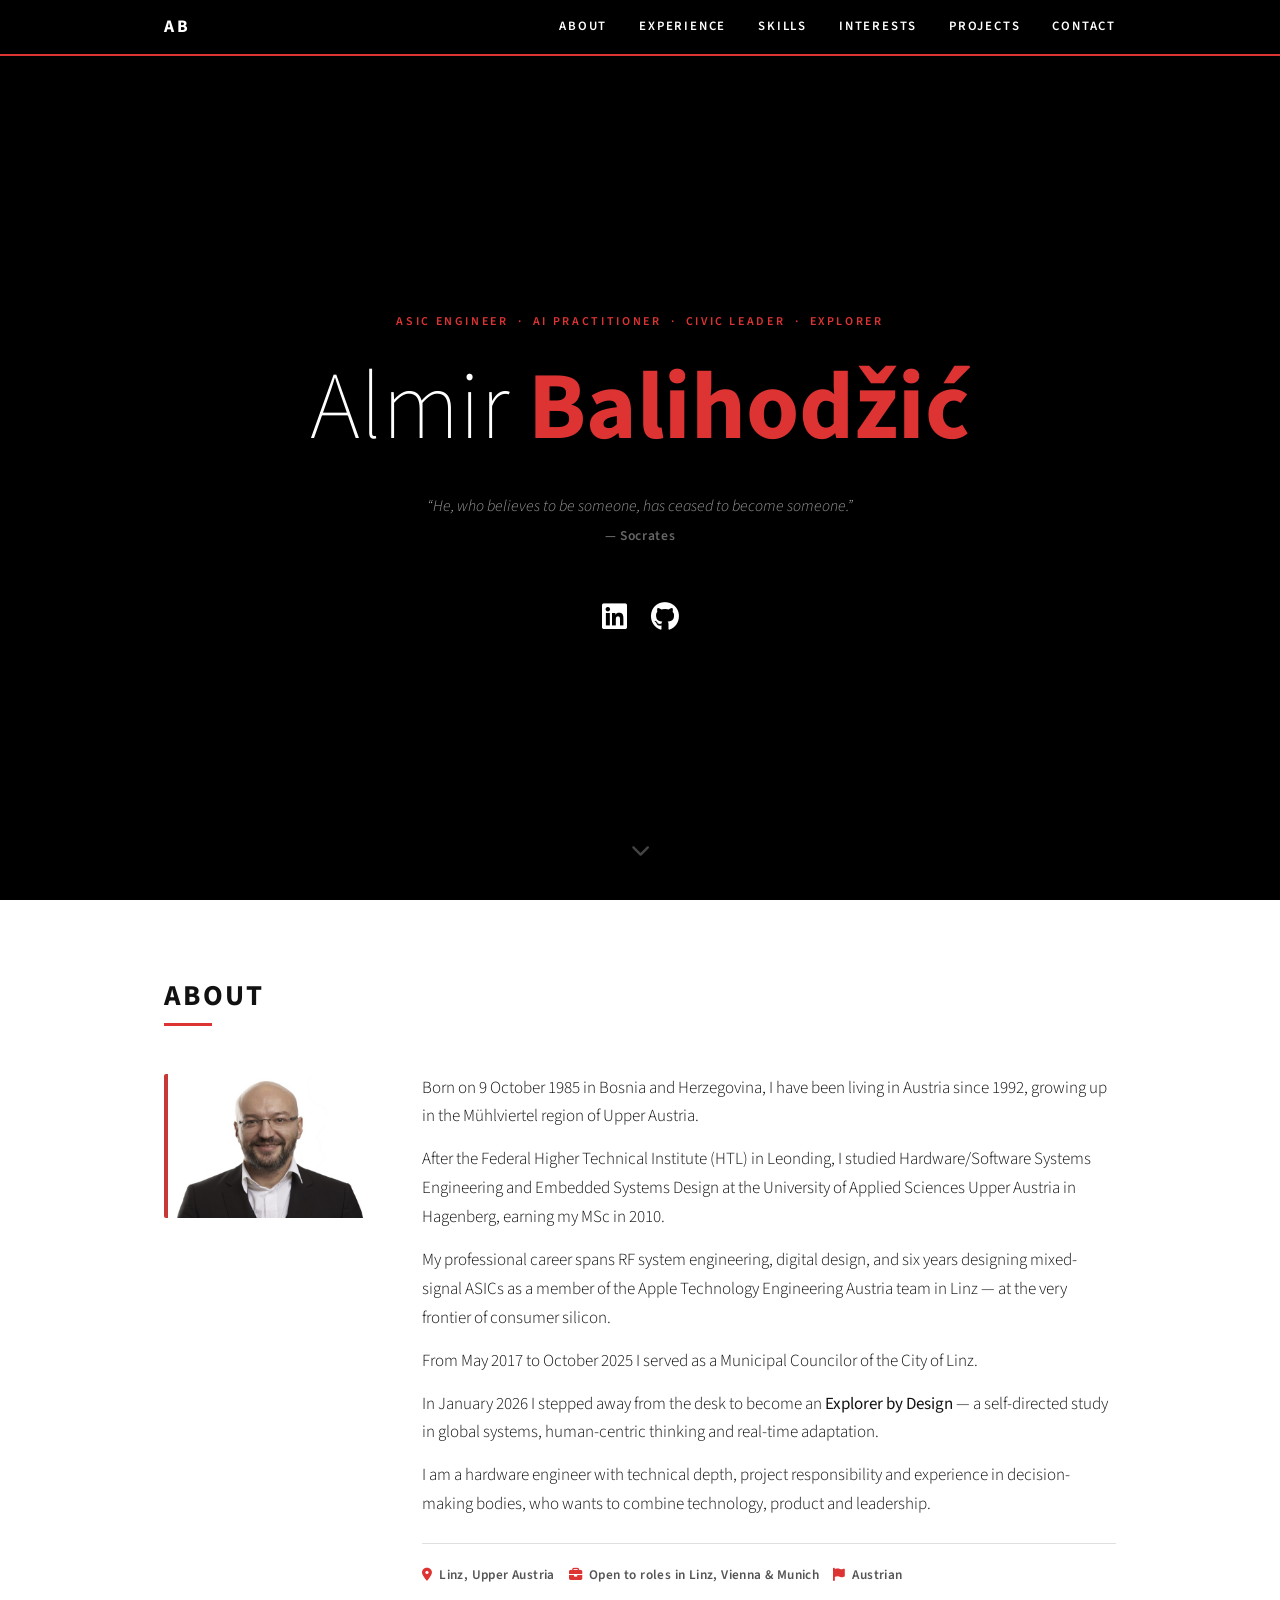
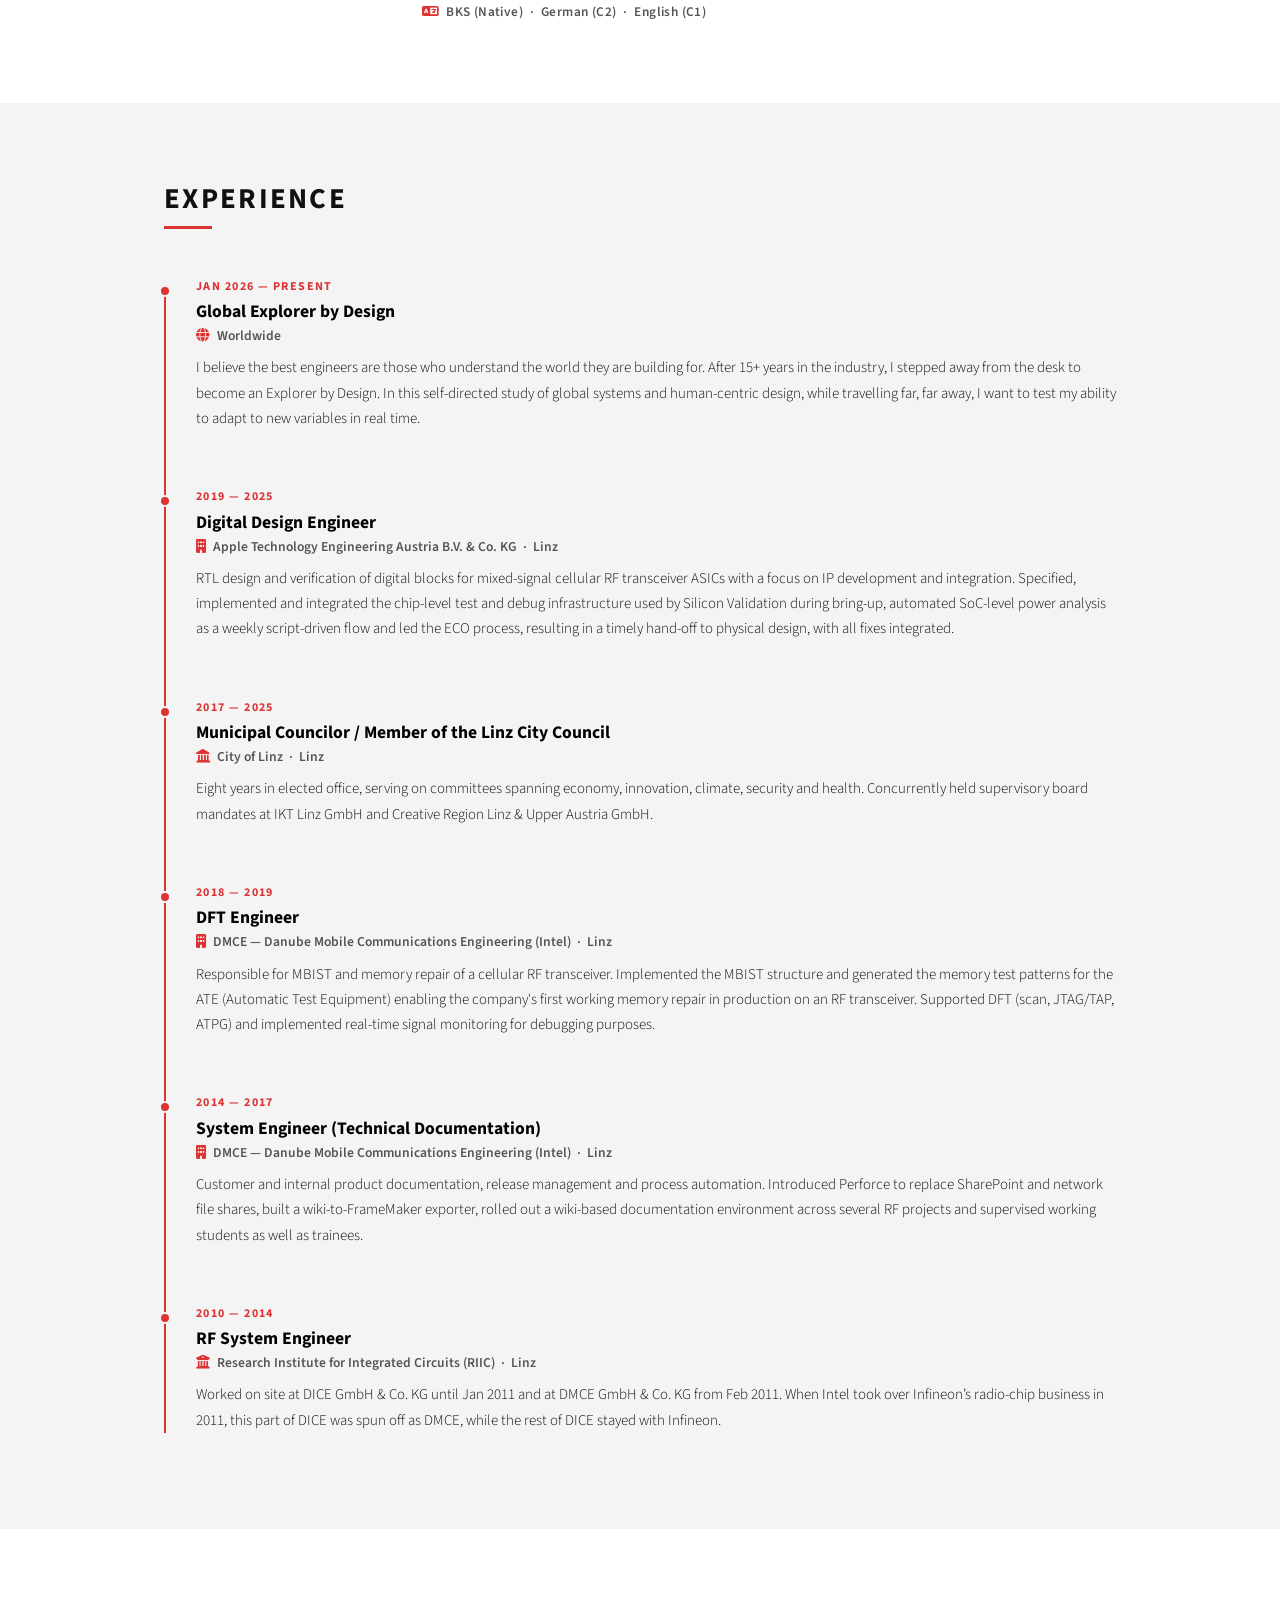
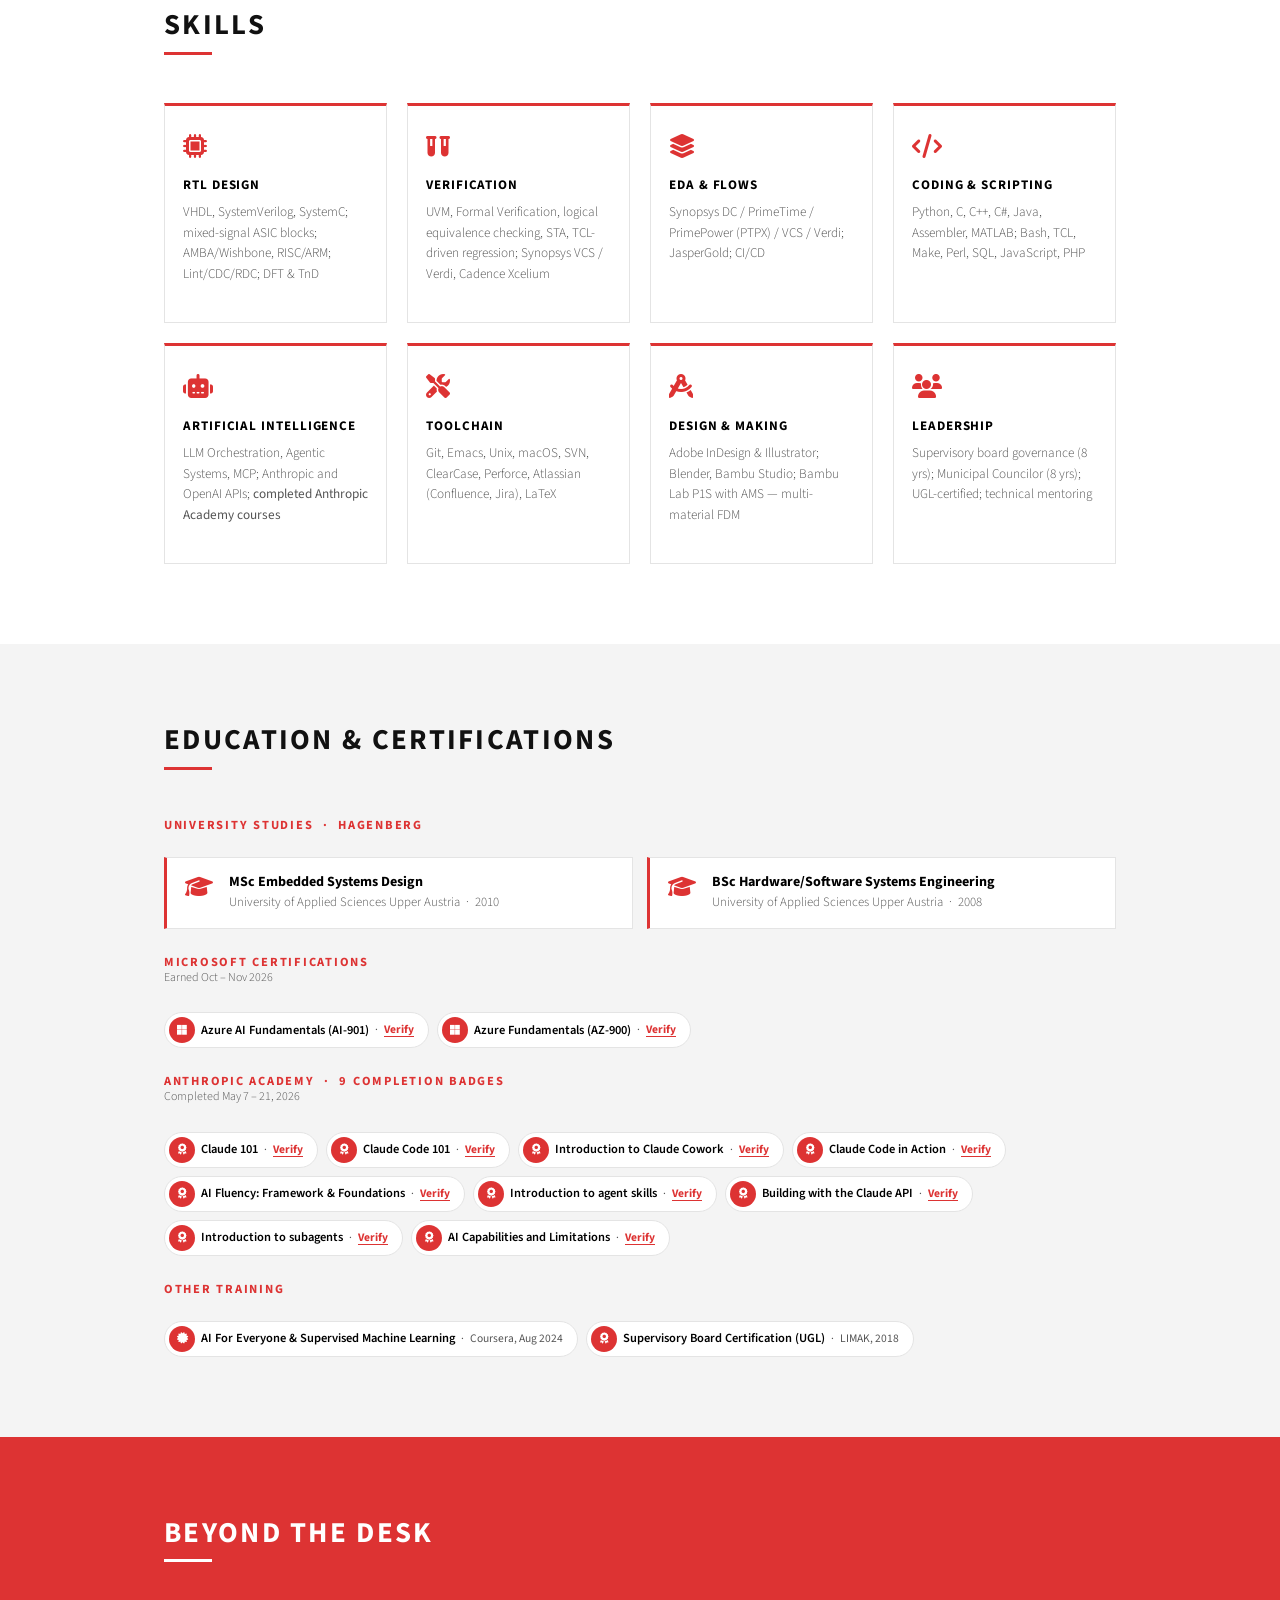
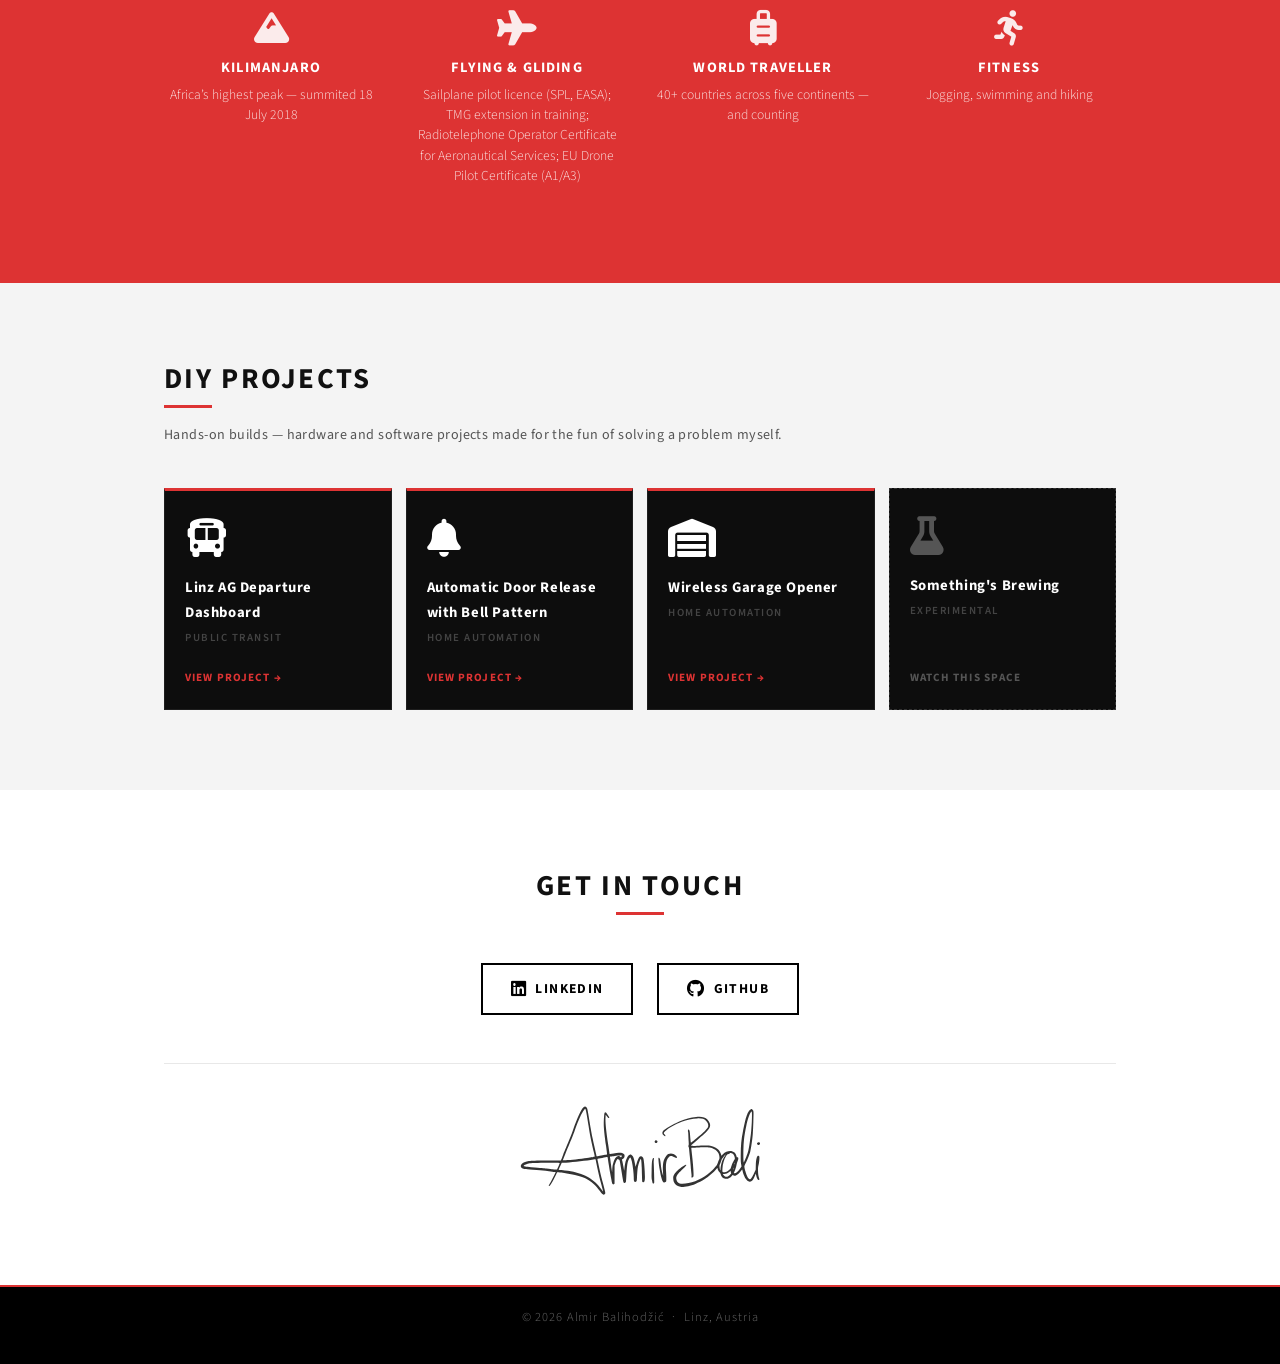
<file: index.html>
<!DOCTYPE html>
<html lang="en">
<head>
  <meta charset="UTF-8">
  <meta name="viewport" content="width=device-width, initial-scale=1.0">
  <meta name="description" content="Almir Balihodžić — ASIC Engineer, AI Practitioner, Civic Leader, Explorer">
  <meta name="theme-color" content="#000000">

  <!-- Favicon -->
  <link rel="icon" href="favicon.svg" type="image/svg+xml">
  <link rel="apple-touch-icon" href="img/apple-touch-icon.png">
  <link rel="manifest" href="manifest.json">

  <!-- Open Graph — Facebook & LinkedIn -->
  <meta property="og:type" content="website">
  <meta property="og:title" content="Almir Balihodžić">
  <meta property="og:description" content="ASIC Engineer · AI Practitioner · Civic Leader · Explorer">
  <link rel="canonical" href="https://ialmirpro.github.io">

  <meta property="og:url" content="https://ialmirpro.github.io">
  <meta property="og:image" content="https://ialmirpro.github.io/img/social/og-facebook-linkedin.jpg">
  <meta property="og:image:width" content="1200">
  <meta property="og:image:height" content="630">
  <meta property="og:image:alt" content="Almir Balihodžić — ASIC Engineer, AI Practitioner, Civic Leader, Explorer">
  <meta property="profile:first_name" content="Almir">
  <meta property="profile:last_name" content="Balihodžić">
  <meta property="profile:username" content="almirbalihodzic">

  <!-- Twitter / X Card -->
  <meta name="twitter:card" content="summary_large_image">
  <meta name="twitter:title" content="Almir Balihodžić">
  <meta name="twitter:description" content="ASIC Engineer · AI Practitioner · Civic Leader · Explorer">
  <meta name="twitter:image" content="https://ialmirpro.github.io/img/social/og-facebook-linkedin.jpg">

  <title>Almir Balihodžić</title>

  <!-- Source Sans Pro -->
  <link rel="preconnect" href="https://fonts.googleapis.com">
  <link rel="preconnect" href="https://fonts.gstatic.com" crossorigin>
  <link href="https://fonts.googleapis.com/css2?family=Source+Sans+Pro:ital,wght@0,200;0,300;0,400;0,600;0,700;1,300&display=swap" rel="stylesheet">

  <!-- Font Awesome 6 -->
  <link rel="stylesheet" href="https://cdnjs.cloudflare.com/ajax/libs/font-awesome/6.5.0/css/all.min.css">

  <!-- Bootstrap 5 -->
  <link rel="stylesheet" href="https://cdn.jsdelivr.net/npm/bootstrap@5.3.3/dist/css/bootstrap.min.css">

  <link rel="stylesheet" href="style.css?v=fbca415">
</head>
<body>

  <!-- ================================================ -->
  <!-- NAVIGATION                                        -->
  <!-- ================================================ -->
  <nav class="navbar navbar-expand-md fixed-top" id="navbar">
    <div class="container">
      <a class="navbar-brand" href="#hero">AB</a>
      <button class="navbar-toggler" type="button" data-bs-toggle="collapse" data-bs-target="#navLinks" aria-controls="navLinks" aria-expanded="false" aria-label="Toggle navigation">
        <i class="fas fa-bars"></i>
      </button>
      <div class="collapse navbar-collapse" id="navLinks">
        <ul class="navbar-nav ms-md-auto">
          <li class="nav-item"><a class="nav-link" href="#about">About</a></li>
          <li class="nav-item"><a class="nav-link" href="#experience">Experience</a></li>
          <li class="nav-item"><a class="nav-link" href="#skills">Skills</a></li>
          <li class="nav-item"><a class="nav-link" href="#interests">Interests</a></li>
          <li class="nav-item d-none"><a class="nav-link" href="#gallery">Gallery</a></li>
          <li class="nav-item"><a class="nav-link" href="#projects">Projects</a></li>
          <li class="nav-item d-none"><a class="nav-link" href="#dashboards">Dashboards</a></li>
          <li class="nav-item"><a class="nav-link" href="#contact">Contact</a></li>
        </ul>
      </div>
    </div>
  </nav>

  <!-- ================================================ -->
  <!-- HERO                                              -->
  <!-- ================================================ -->
  <section id="hero" class="d-flex flex-column align-items-center justify-content-center text-center min-vh-100 position-relative">
    <div class="hero-content d-flex flex-column align-items-center gap-4">
      <span class="hero-eyebrow">ASIC Engineer &nbsp;·&nbsp; AI Practitioner &nbsp;·&nbsp; Civic Leader &nbsp;·&nbsp; Explorer</span>
      <h1>Almir <span class="red">Balihodžić</span></h1>
      <p class="hero-quote">
        &ldquo;He, who believes to be someone, has ceased to become someone.&rdquo;
        <em>&mdash; Socrates</em>
      </p>
      <div class="hero-icons d-flex gap-4 mt-2">
        <a href="https://www.linkedin.com/in/almirbalihodzic" target="_blank" rel="noopener" aria-label="LinkedIn">
          <i class="fab fa-linkedin"></i>
        </a>
        <a href="https://github.com/iAlmirPro" target="_blank" rel="noopener" aria-label="GitHub">
          <i class="fab fa-github"></i>
        </a>
      </div>
    </div>
    <a class="scroll-down" href="#about" aria-label="Scroll down">
      <i class="fas fa-chevron-down"></i>
    </a>
  </section>

  <!-- ================================================ -->
  <!-- ABOUT                                             -->
  <!-- ================================================ -->
  <section id="about">
    <div class="container">
      <h2 class="section-title">About</h2>
      <div class="about-grid row g-5 align-items-start">
        <div class="about-photo col-12 col-md-auto">
          <img src="img/photo.jpg" alt="Almir Balihodžić">
        </div>
        <div class="about-text col-12 col-md">
          <p>Born on 9 October 1985 in Bosnia and Herzegovina, I have been living in Austria since 1992, growing up in the Mühlviertel region of Upper Austria.</p>
          <p>After the Federal Higher Technical Institute (HTL) in Leonding, I studied Hardware/Software Systems Engineering and Embedded Systems Design at the University of Applied Sciences Upper Austria in Hagenberg, earning my MSc in 2010.</p>
          <p>My professional career spans RF system engineering, digital design, and six years designing mixed-signal ASICs as a member of the Apple Technology Engineering Austria team in Linz — at the very frontier of consumer silicon.</p>
          <p>From May 2017 to October 2025 I served as a Municipal Councilor of the City of Linz.</p>
		  <p>In January 2026 I stepped away from the desk to become an <strong>Explorer by Design</strong> — a self-directed study in global systems, human-centric thinking and real-time adaptation.</p>
          <p>I am a hardware engineer with technical depth, project responsibility and experience in decision-making bodies, who wants to combine technology, product and leadership.</p>
          <div class="about-meta">
            <span><i class="fas fa-map-marker-alt"></i>&nbsp; Linz, Upper Austria</span>
            <span><i class="fas fa-briefcase"></i>&nbsp; Open to roles in Linz, Vienna &amp; Munich</span>
            <span><i class="fas fa-flag"></i>&nbsp; Austrian</span>
            <span><i class="fas fa-language"></i>&nbsp; BKS (Native) &nbsp;·&nbsp; German (C2) &nbsp;·&nbsp; English (C1)</span>
          </div>
        </div>
      </div>
    </div>
  </section>

  <!-- ================================================ -->
  <!-- EXPERIENCE                                        -->
  <!-- ================================================ -->
  <section id="experience" class="section-alt">
    <div class="container">
      <h2 class="section-title">Experience</h2>
      <div class="timeline">

        <div class="timeline-item">
          <div class="timeline-date">Jan 2026 &mdash; present</div>
          <div class="timeline-body">
            <h3>Global Explorer by Design</h3>
            <p class="timeline-org"><i class="fas fa-globe"></i> Worldwide</p>
            <p>I believe the best engineers are those who understand the world they are building for. After 15+ years in the industry, I stepped away from the desk to become an Explorer by Design. In this self-directed study of global systems and human-centric design, while travelling far, far away, I want to test my ability to adapt to new variables in real time.</p>
          </div>
        </div>

        <div class="timeline-item">
          <div class="timeline-date">2019 &mdash; 2025</div>
          <div class="timeline-body">
            <h3>Digital Design Engineer</h3>
            <p class="timeline-org"><i class="fas fa-building"></i> Apple Technology Engineering Austria B.V. &amp; Co. KG &nbsp;&middot;&nbsp; Linz</p>
            <p>RTL design and verification of digital blocks for mixed-signal cellular RF transceiver ASICs with a focus on IP development and integration. Specified, implemented and integrated the chip-level test and debug infrastructure used by Silicon Validation during bring-up, automated SoC-level power analysis as a weekly script-driven flow and led the ECO process, resulting in a timely hand-off to physical design, with all fixes integrated.</p>
          </div>
        </div>

        <div class="timeline-item">
          <div class="timeline-date">2017 &mdash; 2025</div>
          <div class="timeline-body">
            <h3>Municipal Councilor / Member of the Linz City Council</h3>
            <p class="timeline-org"><i class="fas fa-landmark"></i> City of Linz &nbsp;&middot;&nbsp; Linz</p>
            <p>Eight years in elected office, serving on committees spanning economy, innovation, climate, security and health. Concurrently held supervisory board mandates at IKT Linz GmbH and Creative Region Linz &amp; Upper Austria GmbH.</p>
          </div>
        </div>

        <div class="timeline-item">
          <div class="timeline-date">2018 &mdash; 2019</div>
          <div class="timeline-body">
            <h3>DFT Engineer</h3>
            <p class="timeline-org"><i class="fas fa-building"></i> DMCE — Danube Mobile Communications Engineering (Intel) &nbsp;&middot;&nbsp; Linz</p>
            <p>Responsible for MBIST and memory repair of a cellular RF transceiver. Implemented the MBIST structure and generated the memory test patterns for the ATE (Automatic Test Equipment) enabling the company's first working memory repair in production on an RF transceiver. Supported DFT (scan, JTAG/TAP, ATPG) and implemented real-time signal monitoring for debugging purposes.</p>
          </div>
        </div>

        <div class="timeline-item">
          <div class="timeline-date">2014 &mdash; 2017</div>
          <div class="timeline-body">
            <h3>System Engineer (Technical Documentation)</h3>
            <p class="timeline-org"><i class="fas fa-building"></i> DMCE — Danube Mobile Communications Engineering (Intel) &nbsp;&middot;&nbsp; Linz</p>
            <p>Customer and internal product documentation, release management and process automation. Introduced Perforce to replace SharePoint and network file shares, built a wiki-to-FrameMaker exporter, rolled out a wiki-based documentation environment across several RF projects and supervised working students as well as trainees.</p>
          </div>
        </div>

        <div class="timeline-item">
          <div class="timeline-date">2010 &mdash; 2014</div>
          <div class="timeline-body">
            <h3>RF System Engineer</h3>
            <p class="timeline-org"><i class="fas fa-university"></i> Research Institute for Integrated Circuits (RIIC) &nbsp;&middot;&nbsp; Linz</p>
            <p>Worked on site at DICE GmbH &amp; Co. KG until Jan 2011 and at DMCE GmbH &amp; Co. KG from Feb 2011. When Intel took over Infineon&rsquo;s radio-chip business in 2011, this part of DICE was spun off as DMCE, while the rest of DICE stayed with Infineon.</p>
          </div>
        </div>

      </div>
    </div>
  </section>

  <!-- ================================================ -->
  <!-- SKILLS                                            -->
  <!-- ================================================ -->
  <section id="skills">
    <div class="container">
      <h2 class="section-title">Skills</h2>
      <div class="skills-grid row row-cols-2 row-cols-md-4">

        <div class="col">
          <div class="skill-card card h-100">
            <div class="skill-icon"><i class="fas fa-microchip"></i></div>
            <h3>RTL Design</h3>
            <p>VHDL, SystemVerilog, SystemC; mixed-signal ASIC blocks; AMBA/Wishbone, RISC/ARM; Lint/CDC/RDC; DFT &amp; TnD</p>
          </div>
        </div>

        <div class="col">
          <div class="skill-card card h-100">
            <div class="skill-icon"><i class="fas fa-vials"></i></div>
            <h3>Verification</h3>
            <p>UVM, Formal Verification, logical equivalence checking, STA, TCL-driven regression; Synopsys VCS / Verdi, Cadence Xcelium</p>
          </div>
        </div>

        <div class="col">
          <div class="skill-card card h-100">
            <div class="skill-icon"><i class="fas fa-layer-group"></i></div>
            <h3>EDA &amp; Flows</h3>
            <p>Synopsys DC / PrimeTime / PrimePower (PTPX) / VCS / Verdi; JasperGold; CI/CD</p>
          </div>
        </div>

        <div class="col">
          <div class="skill-card card h-100">
            <div class="skill-icon"><i class="fas fa-code"></i></div>
            <h3>Coding & Scripting</h3>
            <p>Python, C, C++, C#, Java, Assembler, MATLAB; Bash, TCL, Make, Perl, SQL, JavaScript, PHP</p>
          </div>
        </div>

        <div class="col">
          <div class="skill-card card h-100">
            <div class="skill-icon"><i class="fas fa-robot"></i></div>
            <h3>Artificial Intelligence</h3>
            <p>LLM Orchestration, Agentic Systems, MCP; Anthropic and OpenAI APIs; <strong>completed Anthropic Academy courses</strong></p>
          </div>
        </div>

        <div class="col">
          <div class="skill-card card h-100">
            <div class="skill-icon"><i class="fas fa-tools"></i></div>
            <h3>Toolchain</h3>
            <p>Git, Emacs, Unix, macOS, SVN, ClearCase, Perforce, Atlassian (Confluence, Jira), LaTeX</p>
          </div>
        </div>

        <div class="col">
          <div class="skill-card card h-100">
            <div class="skill-icon"><i class="fas fa-drafting-compass"></i></div>
            <h3>Design &amp; Making</h3>
            <p>Adobe InDesign & Illustrator; Blender, Bambu Studio; Bambu Lab P1S with AMS &mdash; multi-material FDM</p>
          </div>
        </div>

        <div class="col">
          <div class="skill-card card h-100">
            <div class="skill-icon"><i class="fas fa-users"></i></div>
            <h3>Leadership</h3>
            <p>Supervisory board governance (8 yrs); Municipal Councilor (8 yrs); UGL-certified; technical mentoring</p>
          </div>
        </div>

      </div>
    </div>
  </section>

  <!-- ================================================ -->
  <!-- EDUCATION & CERTIFICATIONS                        -->
  <!-- ================================================ -->
  <section id="certifications" class="section-alt">
    <div class="container">
      <h2 class="section-title">Education &amp; Certifications</h2>
      <div class="cert-group">
        <h3 class="cert-group-title">University Studies &nbsp;&middot;&nbsp; Hagenberg</h3>
        <div class="cert-grid row row-cols-1 row-cols-md-2">

          <div class="col">
            <div class="cert-item h-100">
              <div class="cert-icon"><i class="fas fa-graduation-cap"></i></div>
              <div>
                <h3>MSc Embedded Systems Design</h3>
                <p>University of Applied Sciences Upper Austria &nbsp;&middot;&nbsp; 2010</p>
              </div>
            </div>
          </div>

          <div class="col">
            <div class="cert-item h-100">
              <div class="cert-icon"><i class="fas fa-graduation-cap"></i></div>
              <div>
                <h3>BSc Hardware/Software Systems Engineering</h3>
                <p>University of Applied Sciences Upper Austria &nbsp;&middot;&nbsp; 2008</p>
              </div>
            </div>
          </div>

        </div>
      </div>


      <div class="cert-group">
        <h3 class="cert-group-title">Microsoft Certifications</h3>
        <p class="cert-group-date">Earned Oct &ndash; Nov 2026</p>
        <div class="cert-badges">
        <a class="cert-chip" href="https://learn.microsoft.com/api/credentials/share/en-us/AlmirBalihodzic-0671/69D5CB1D7B59856D?sharingId=2E374389CCB12761" target="_blank" rel="noopener" title="Azure AI Fundamentals (AI-901) · Oct 2026 · Verify on Microsoft Learn">
          <span class="cert-chip-icon"><i class="fab fa-microsoft"></i></span><span class="cert-chip-text"><span>Azure AI Fundamentals <span class="text-nowrap">(AI-901)</span></span><span class="cert-link"><span class="cert-link-text">Verify</span></span></span>
        </a>
        <a class="cert-chip" href="https://learn.microsoft.com/api/credentials/share/en-us/AlmirBalihodzic-0671/A22AE3EAE26D6F20?sharingId=2E374389CCB12761" target="_blank" rel="noopener" title="Azure Fundamentals (AZ-900) · Nov 2026 · Verify on Microsoft Learn">
          <span class="cert-chip-icon"><i class="fab fa-microsoft"></i></span><span class="cert-chip-text"><span>Azure Fundamentals <span class="text-nowrap">(AZ-900)</span></span><span class="cert-link"><span class="cert-link-text">Verify</span></span></span>
        </a>
        </div>
      </div>
      <div class="cert-group">
        <h3 class="cert-group-title">Anthropic Academy &nbsp;&middot;&nbsp; 9 completion badges</h3>
        <p class="cert-group-date">Completed May 7 &ndash; 21, 2026</p>
        <div class="cert-badges">
        <a class="cert-chip" href="https://academy.claude.com/verify/eb4e2a7936846a1b74a30ba93093bd2c" target="_blank" rel="noopener" title="Claude 101 · May 7, 2026 · Verify on Claude Academy">
          <span class="cert-chip-icon"><i class="fas fa-award"></i></span><span class="cert-chip-text">Claude 101<span class="cert-link"><span class="cert-link-text">Verify</span></span></span>
        </a>
        <a class="cert-chip" href="https://academy.claude.com/verify/6c67d1ab0bf0159405d66167cc835186" target="_blank" rel="noopener" title="Claude Code 101 · May 8, 2026 · Verify on Claude Academy">
          <span class="cert-chip-icon"><i class="fas fa-award"></i></span><span class="cert-chip-text">Claude Code 101<span class="cert-link"><span class="cert-link-text">Verify</span></span></span>
        </a>
        <a class="cert-chip" href="https://academy.claude.com/verify/8880b7fae1b2da22fdeadf7eba707fe8" target="_blank" rel="noopener" title="Introduction to Claude Cowork · May 11, 2026 · Verify on Claude Academy">
          <span class="cert-chip-icon"><i class="fas fa-award"></i></span><span class="cert-chip-text">Introduction to Claude Cowork<span class="cert-link"><span class="cert-link-text">Verify</span></span></span>
        </a>
        <a class="cert-chip" href="https://academy.claude.com/verify/693429d2dade44ed127d19dcfd8d1f18" target="_blank" rel="noopener" title="Claude Code in Action · May 13, 2026 · Verify on Claude Academy">
          <span class="cert-chip-icon"><i class="fas fa-award"></i></span><span class="cert-chip-text">Claude Code in Action<span class="cert-link"><span class="cert-link-text">Verify</span></span></span>
        </a>
        <a class="cert-chip" href="https://academy.claude.com/verify/7bfee8c3c3dae6ea544bafda20127918" target="_blank" rel="noopener" title="AI Fluency: Framework & Foundations · May 14, 2026 · Verify on Claude Academy">
          <span class="cert-chip-icon"><i class="fas fa-award"></i></span><span class="cert-chip-text">AI Fluency: Framework &amp; Foundations<span class="cert-link"><span class="cert-link-text">Verify</span></span></span>
        </a>
        <a class="cert-chip" href="https://academy.claude.com/verify/274b6cf3af838ff55ad96f986725f9d2" target="_blank" rel="noopener" title="Introduction to agent skills · May 18, 2026 · Verify on Claude Academy">
          <span class="cert-chip-icon"><i class="fas fa-award"></i></span><span class="cert-chip-text">Introduction to agent skills<span class="cert-link"><span class="cert-link-text">Verify</span></span></span>
        </a>
        <a class="cert-chip" href="https://academy.claude.com/verify/2a9030601b4830d7bff13e1b46ac83a8" target="_blank" rel="noopener" title="Building with the Claude API · May 20, 2026 · Verify on Claude Academy">
          <span class="cert-chip-icon"><i class="fas fa-award"></i></span><span class="cert-chip-text">Building with the Claude API<span class="cert-link"><span class="cert-link-text">Verify</span></span></span>
        </a>
        <a class="cert-chip" href="https://academy.claude.com/verify/e948a94a463026da8e641bb79b5b7622" target="_blank" rel="noopener" title="Introduction to subagents · May 20, 2026 · Verify on Claude Academy">
          <span class="cert-chip-icon"><i class="fas fa-award"></i></span><span class="cert-chip-text">Introduction to subagents<span class="cert-link"><span class="cert-link-text">Verify</span></span></span>
        </a>
        <a class="cert-chip" href="https://academy.claude.com/verify/d9778cd3842a71a66cc2e6adc441ad64" target="_blank" rel="noopener" title="AI Capabilities and Limitations · May 21, 2026 · Verify on Claude Academy">
          <span class="cert-chip-icon"><i class="fas fa-award"></i></span><span class="cert-chip-text">AI Capabilities and Limitations<span class="cert-link"><span class="cert-link-text">Verify</span></span></span>
        </a>
        </div>
      </div>

      <div class="cert-group">
        <h3 class="cert-group-title">Other Training</h3>
        <div class="cert-badges">
        <div class="cert-chip cert-chip-static">
          <span class="cert-chip-icon"><i class="fas fa-certificate"></i></span><span class="cert-chip-text">AI For Everyone &amp; Supervised Machine Learning<span class="cert-chip-meta">Coursera, Aug 2024</span></span>
        </div>
        <div class="cert-chip cert-chip-static">
          <span class="cert-chip-icon"><i class="fas fa-award"></i></span><span class="cert-chip-text">Supervisory Board Certification (UGL)<span class="cert-chip-meta">LIMAK, 2018</span></span>
        </div>
        </div>
      </div>
    </div>
  </section>

  <!-- ================================================ -->
  <!-- INTERESTS                                         -->
  <!-- ================================================ -->
  <section id="interests" class="section-red">
    <div class="container">
      <h2 class="section-title">Beyond the Desk</h2>
      <div class="interests-grid row row-cols-2 row-cols-md-4 text-center">

        <div class="col">
          <div class="interest-item">
            <i class="fas fa-mountain"></i>
            <h3>Kilimanjaro</h3>
            <p>Africa&rsquo;s highest peak &mdash; summited 18 July 2018</p>
          </div>
        </div>

        <div class="col">
          <div class="interest-item">
            <i class="fas fa-plane"></i>
            <h3>Flying &amp; Gliding</h3>
            <p>Sailplane pilot licence (SPL, EASA); TMG extension in training; Radiotelephone Operator Certificate for Aeronautical Services; EU Drone Pilot Certificate (A1/A3)</p>
          </div>
        </div>

        <div class="col">
          <div class="interest-item">
            <i class="fas fa-suitcase-rolling"></i>
            <h3>World Traveller</h3>
            <p>40+ countries across five continents &mdash; and counting</p>
          </div>
        </div>

        <div class="col">
          <div class="interest-item">
            <i class="fas fa-person-running"></i>
            <h3>Fitness</h3>
            <p>Jogging, swimming and hiking</p>
          </div>
        </div>

      </div>
    </div>
  </section>

  <!-- ================================================ -->
  <!-- TRAVEL GALLERY  (hidden for public — remove d-none to re-enable, incl. its nav item) -->
  <!-- ================================================ -->
  <section id="gallery" class="section-dark d-none">
    <div class="container">
      <span class="hero-eyebrow">World Traveller &nbsp;·&nbsp; Global Explorer by Design</span>
      <h2 class="section-title">Around the World</h2>
      <p class="dashboards-intro">Hover a photo on desktop, tap it on mobile — a placeholder gallery, real photos and stories coming soon.</p>
      <div class="gallery-grid row row-cols-2 row-cols-md-3">

        <div class="col">
          <div class="travel-tile" tabindex="0" style="--tint:#dd3333">
            <img src="data:image/svg+xml,%3Csvg xmlns='http://www.w3.org/2000/svg' width='400' height='300'%3E%3Crect width='400' height='300' fill='%232a2a2a'/%3E%3C/svg%3E" alt="Placeholder photo — Tanzania">
            <div class="travel-caption">
              <div class="travel-location">Tanzania</div>
              <p class="travel-story">Placeholder story — swap in the real memory from this trip.</p>
            </div>
          </div>
        </div>

        <div class="col">
          <div class="travel-tile" tabindex="0" style="--tint:#00AFCA">
            <img src="data:image/svg+xml,%3Csvg xmlns='http://www.w3.org/2000/svg' width='400' height='300'%3E%3Crect width='400' height='300' fill='%232a2a2a'/%3E%3C/svg%3E" alt="Placeholder photo — Kazakhstan">
            <div class="travel-caption">
              <div class="travel-location">Kazakhstan</div>
              <p class="travel-story">Placeholder story — swap in the real memory from this trip.</p>
            </div>
          </div>
        </div>

        <div class="col">
          <div class="travel-tile" tabindex="0" style="--tint:#E8192C">
            <img src="data:image/svg+xml,%3Csvg xmlns='http://www.w3.org/2000/svg' width='400' height='300'%3E%3Crect width='400' height='300' fill='%232a2a2a'/%3E%3C/svg%3E" alt="Placeholder photo — Kyrgyzstan">
            <div class="travel-caption">
              <div class="travel-location">Kyrgyzstan</div>
              <p class="travel-story">Placeholder story — swap in the real memory from this trip.</p>
            </div>
          </div>
        </div>

        <div class="col">
          <div class="travel-tile" tabindex="0" style="--tint:#1EB4E5">
            <img src="data:image/svg+xml,%3Csvg xmlns='http://www.w3.org/2000/svg' width='400' height='300'%3E%3Crect width='400' height='300' fill='%232a2a2a'/%3E%3C/svg%3E" alt="Placeholder photo — Uzbekistan">
            <div class="travel-caption">
              <div class="travel-location">Uzbekistan</div>
              <p class="travel-story">Placeholder story — swap in the real memory from this trip.</p>
            </div>
          </div>
        </div>

        <div class="col">
          <div class="travel-tile" tabindex="0" style="--tint:#009A44">
            <img src="data:image/svg+xml,%3Csvg xmlns='http://www.w3.org/2000/svg' width='400' height='300'%3E%3Crect width='400' height='300' fill='%232a2a2a'/%3E%3C/svg%3E" alt="Placeholder photo — Turkmenistan">
            <div class="travel-caption">
              <div class="travel-location">Turkmenistan</div>
              <p class="travel-story">Placeholder story — swap in the real memory from this trip.</p>
            </div>
          </div>
        </div>

        <div class="col">
          <div class="travel-tile" tabindex="0" style="--tint:#002395">
            <img src="data:image/svg+xml,%3Csvg xmlns='http://www.w3.org/2000/svg' width='400' height='300'%3E%3Crect width='400' height='300' fill='%232a2a2a'/%3E%3C/svg%3E" alt="Placeholder photo — Bosnia and Herzegovina">
            <div class="travel-caption">
              <div class="travel-location">Bosnia &amp; Herzegovina</div>
              <p class="travel-story">Placeholder story — swap in the real memory from this trip.</p>
            </div>
          </div>
        </div>

      </div>
    </div>
  </section>

  <!-- ================================================ -->
  <!-- DIY PROJECTS                                      -->
  <!-- ================================================ -->
  <section id="projects" class="section-alt">
    <div class="container">
      <h2 class="section-title">DIY Projects</h2>
      <p class="dashboards-intro">Hands-on builds — hardware and software projects made for the fun of solving a problem myself.</p>
      <div class="projects-grid row row-cols-2 row-cols-md-4">

        <div class="col">
          <a href="projects/linz-ag-departure-dashboard.html" class="dash-card card h-100" target="_blank" rel="noopener">
            <div class="dash-flag"><i class="fas fa-bus"></i></div>
            <div class="dash-name">Linz AG Departure Dashboard</div>
            <div class="dash-region">Public Transit</div>
            <div class="dash-open">View Project →</div>
          </a>
        </div>

        <div class="col">
          <a href="projects/automatic-door-bell-release.html" class="dash-card card h-100" target="_blank" rel="noopener">
            <div class="dash-flag"><i class="fas fa-bell"></i></div>
            <div class="dash-name">Automatic Door Release with Bell Pattern</div>
            <div class="dash-region">Home Automation</div>
            <div class="dash-open">View Project →</div>
          </a>
        </div>

        <div class="col">
          <a href="projects/wireless-garage-opener.html" class="dash-card card h-100" target="_blank" rel="noopener">
            <div class="dash-flag"><i class="fas fa-warehouse"></i></div>
            <div class="dash-name">Wireless Garage Opener</div>
            <div class="dash-region">Home Automation</div>
            <div class="dash-open">View Project →</div>
          </a>
        </div>

        <div class="col">
          <div class="dash-card teaser card h-100">
            <div class="dash-flag"><i class="fas fa-flask"></i></div>
            <div class="dash-name">Something's Brewing</div>
            <div class="dash-region">Experimental</div>
            <div class="dash-open">Watch this space</div>
          </div>
        </div>

      </div>
    </div>
  </section>

  <!-- ================================================ -->
  <!-- COUNTRY DASHBOARDS  (hidden for public — remove d-none to re-enable, incl. its nav item) -->
  <!-- ================================================ -->
  <section id="dashboards" class="section-dark d-none">
    <div class="container">
      <span class="hero-eyebrow">Experimental &nbsp;·&nbsp; AI-Assisted</span>
      <h2 class="section-title">Country Dashboards</h2>
      <p class="dashboards-intro">Built on the road with AI assistance — a single-page reference for country data I'd otherwise have to dig up and research from scratch each time I traveled. Data snapshots across the world — geography, climate, population, economy and more.</p>
      <div class="dashboards-grid row row-cols-2 row-cols-sm-3 row-cols-lg-5">

        <div class="col">
          <a href="dashboards/kyrgyzstan.html" class="dash-card card h-100" style="--accent:#E8192C" target="_blank" rel="noopener">
            <div class="dash-flag">🇰🇬</div>
            <div class="dash-name">Kyrgyzstan</div>
            <div class="dash-region">Central Asia</div>
            <div class="dash-open">Open Dashboard →</div>
          </a>
        </div>

        <div class="col">
          <a href="dashboards/kazakhstan.html" class="dash-card card h-100" style="--accent:#00AFCA" target="_blank" rel="noopener">
            <div class="dash-flag">🇰🇿</div>
            <div class="dash-name">Kazakhstan</div>
            <div class="dash-region">Central Asia</div>
            <div class="dash-open">Open Dashboard →</div>
          </a>
        </div>

        <div class="col">
          <a href="dashboards/uzbekistan.html" class="dash-card card h-100" style="--accent:#1EB4E5" target="_blank" rel="noopener">
            <div class="dash-flag">🇺🇿</div>
            <div class="dash-name">Uzbekistan</div>
            <div class="dash-region">Central Asia</div>
            <div class="dash-open">Open Dashboard →</div>
          </a>
        </div>

        <div class="col">
          <a href="dashboards/tajikistan.html" class="dash-card card h-100" style="--accent:#239F40" target="_blank" rel="noopener">
            <div class="dash-flag">🇹🇯</div>
            <div class="dash-name">Tajikistan</div>
            <div class="dash-region">Central Asia</div>
            <div class="dash-open">Open Dashboard →</div>
          </a>
        </div>

        <div class="col">
          <a href="dashboards/turkmenistan.html" class="dash-card card h-100" style="--accent:#009A44" target="_blank" rel="noopener">
            <div class="dash-flag">🇹🇲</div>
            <div class="dash-name">Turkmenistan</div>
            <div class="dash-region">Central Asia</div>
            <div class="dash-open">Open Dashboard →</div>
          </a>
        </div>

        <div class="col">
          <a href="dashboards/bosnia-and-herzegovina.html" class="dash-card card h-100" style="--accent:#002395" target="_blank" rel="noopener">
            <div class="dash-flag">🇧🇦</div>
            <div class="dash-name">Bosnia &amp; Herzegovina</div>
            <div class="dash-region">Western Balkans</div>
            <div class="dash-open">Open Dashboard →</div>
          </a>
        </div>

      </div>
    </div>
  </section>

  <!-- ================================================ -->
  <!-- CONTACT / SIGNATURE                               -->
  <!-- ================================================ -->
  <section id="contact">
    <div class="container text-center">
      <h2 class="section-title">Get in Touch</h2>
      <div class="contact-links d-flex justify-content-center gap-4 mb-5">
        <a href="https://www.linkedin.com/in/almirbalihodzic" target="_blank" rel="noopener">
          <i class="fab fa-linkedin"></i> LinkedIn
        </a>
        <a href="https://github.com/iAlmirPro" target="_blank" rel="noopener">
          <i class="fab fa-github"></i> GitHub
        </a>
      </div>
      <div class="signature-wrap">
        <img src="img/signature.svg" alt="Almir Balihodžić signature" class="signature" loading="lazy">
      </div>
    </div>
  </section>

  <!-- ================================================ -->
  <!-- FOOTER                                            -->
  <!-- ================================================ -->
  <footer>
    <p>&copy; <span id="year"></span> Almir Balihodžić &nbsp;&middot;&nbsp; Linz, Austria</p>
  </footer>

  <script src="https://cdn.jsdelivr.net/npm/bootstrap@5.3.3/dist/js/bootstrap.bundle.min.js"></script>
  <script src="script.js"></script>
</body>
</html>
</file>
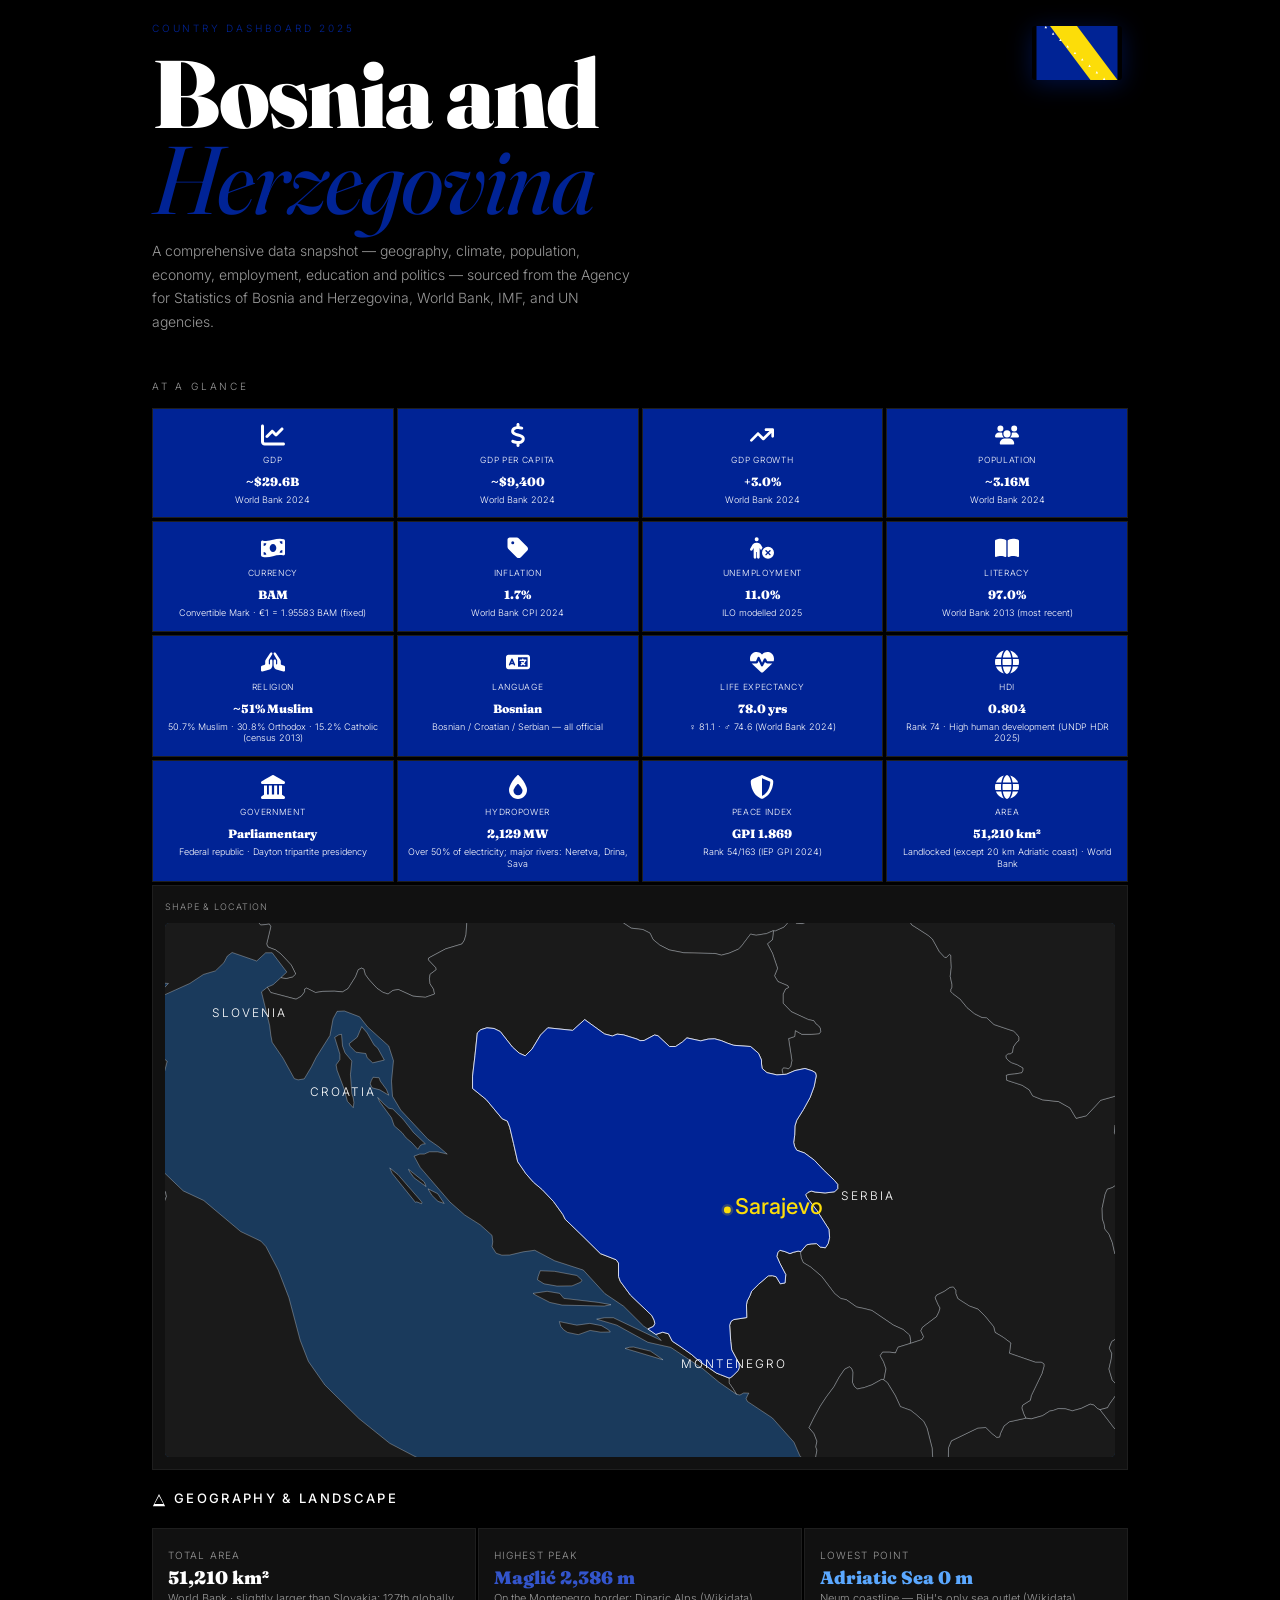
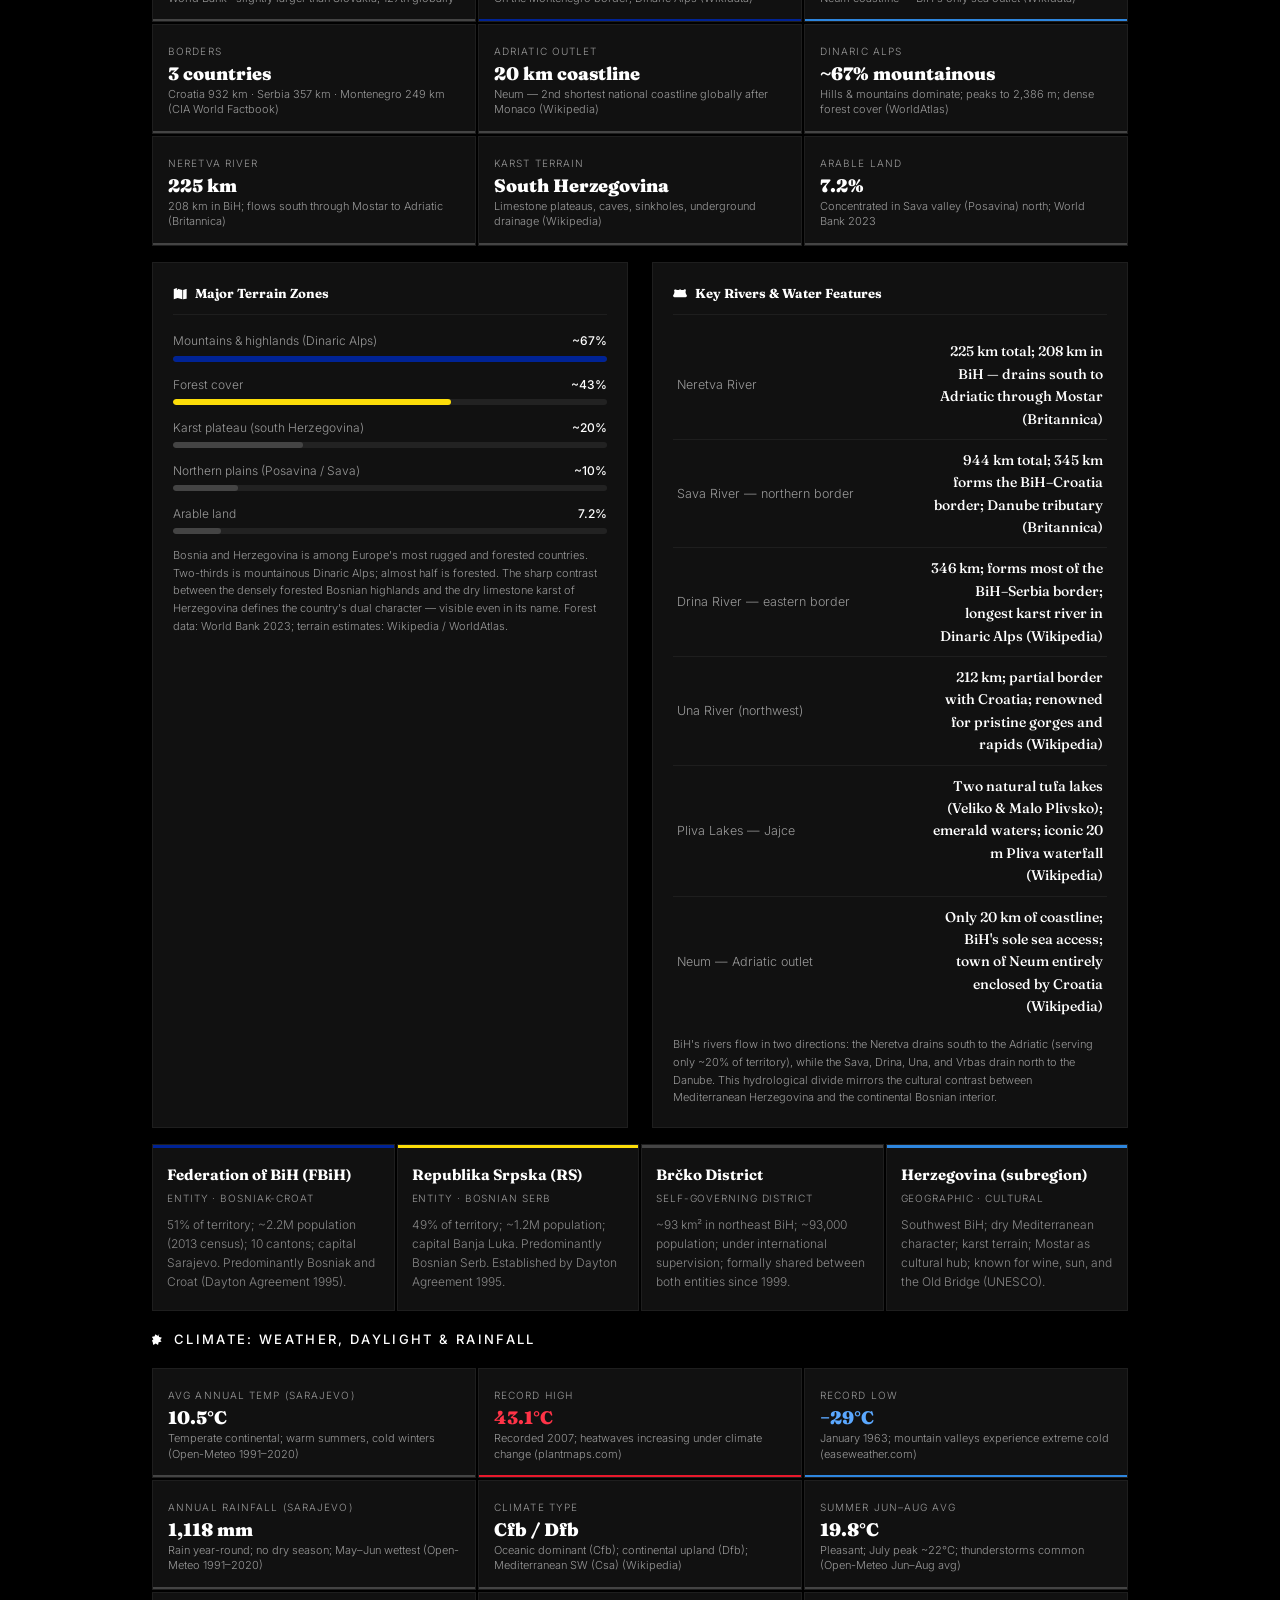
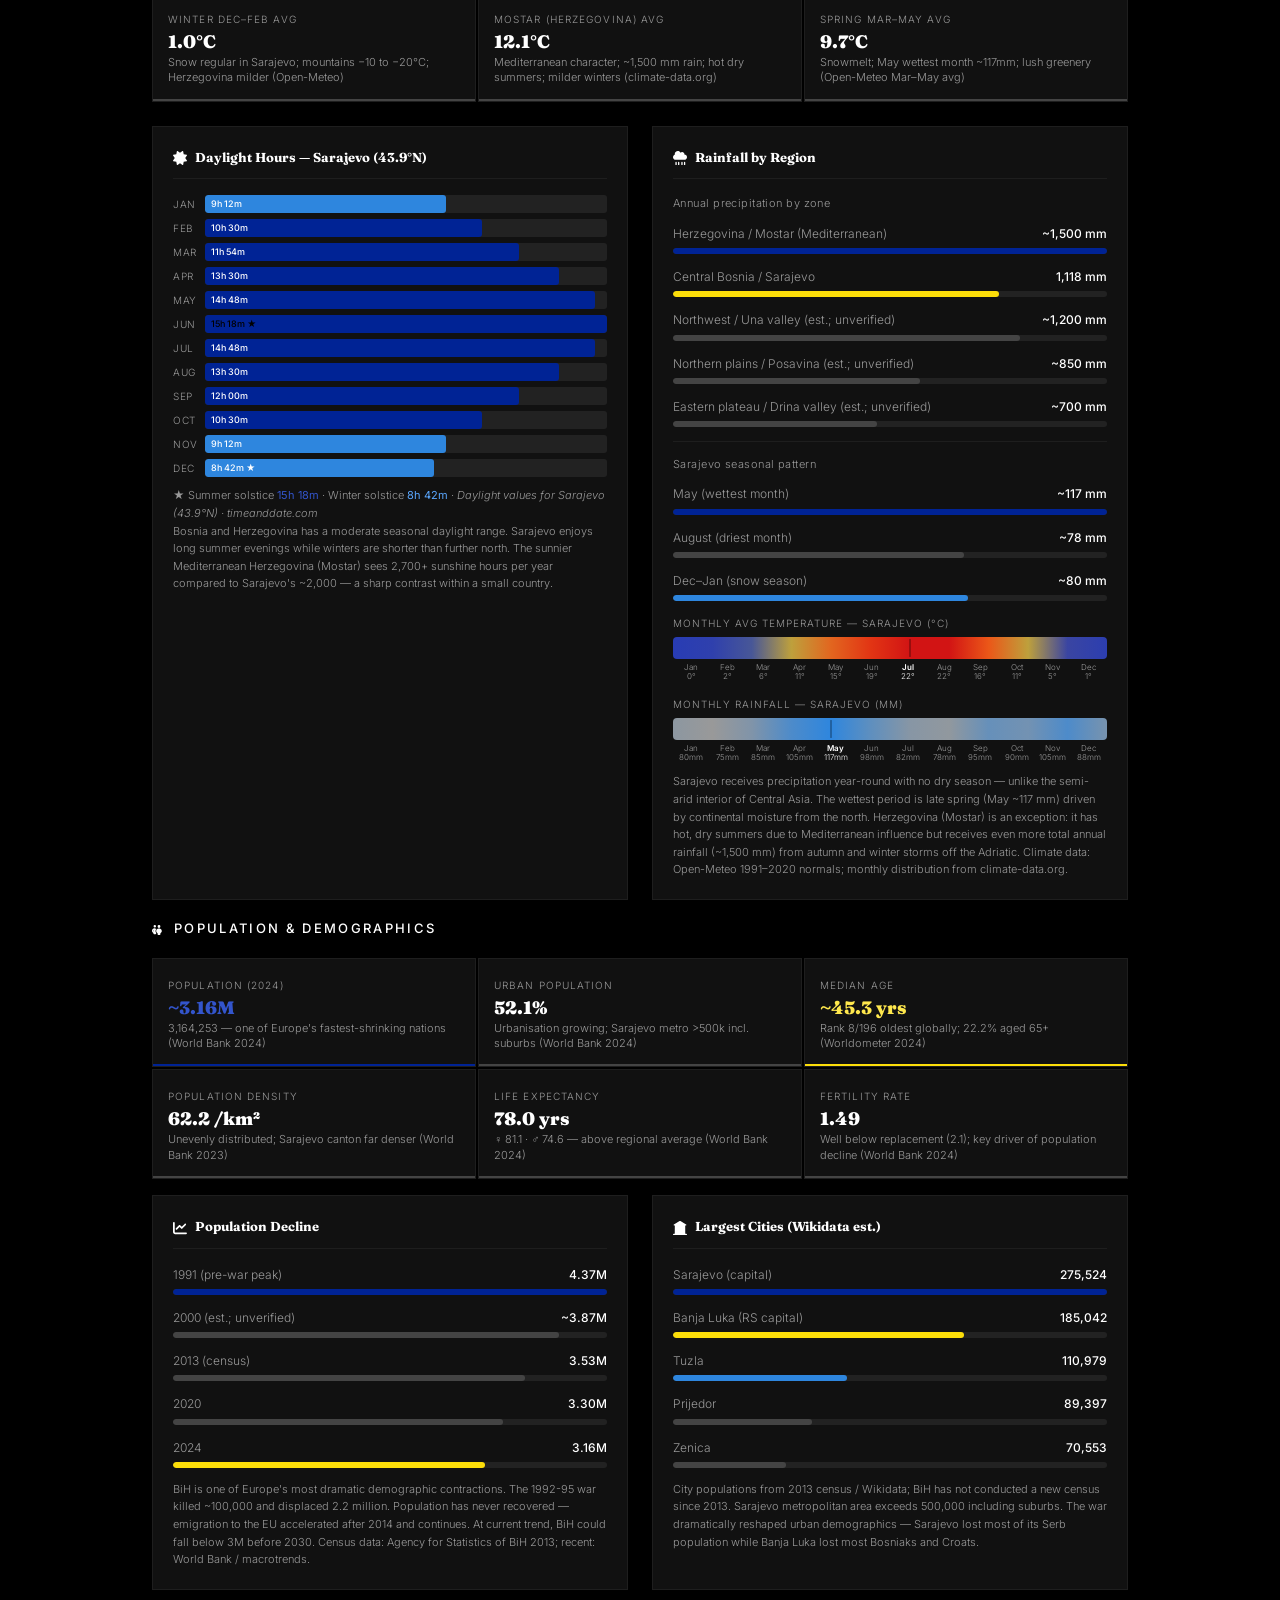
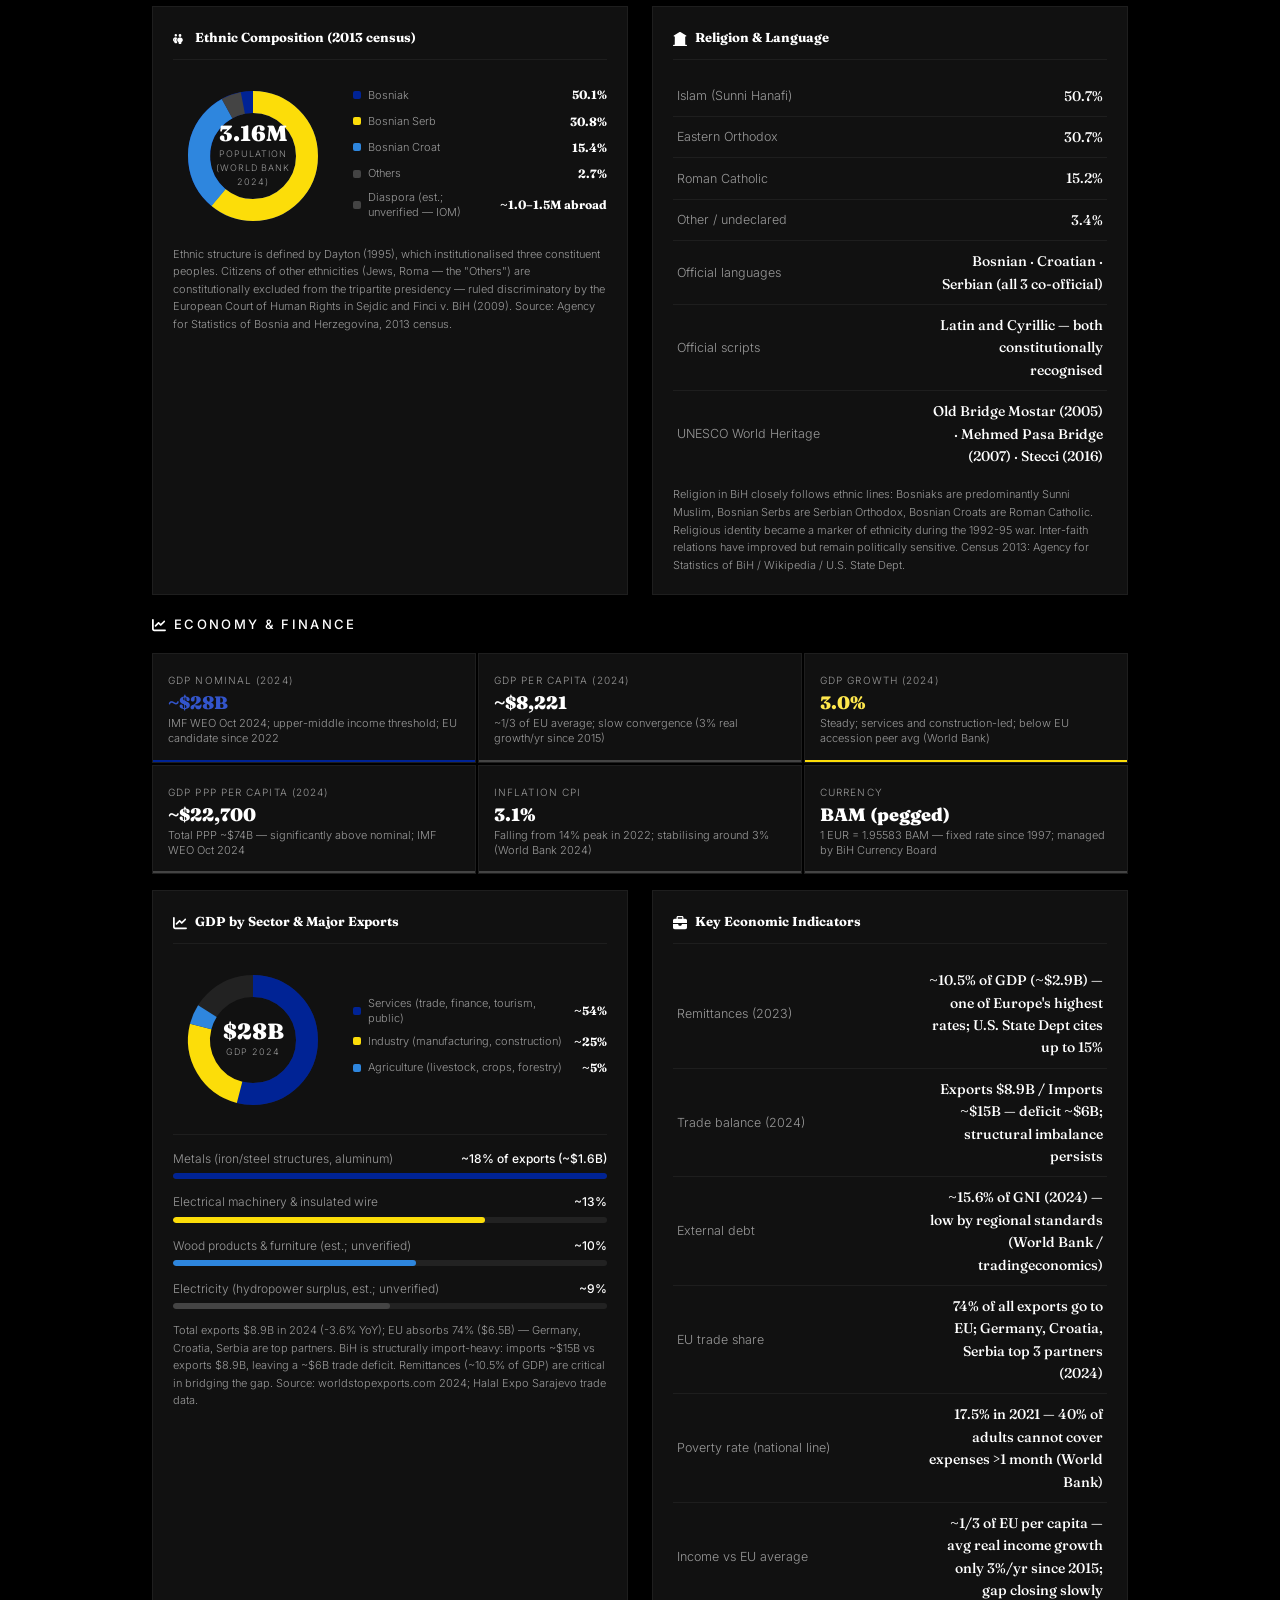
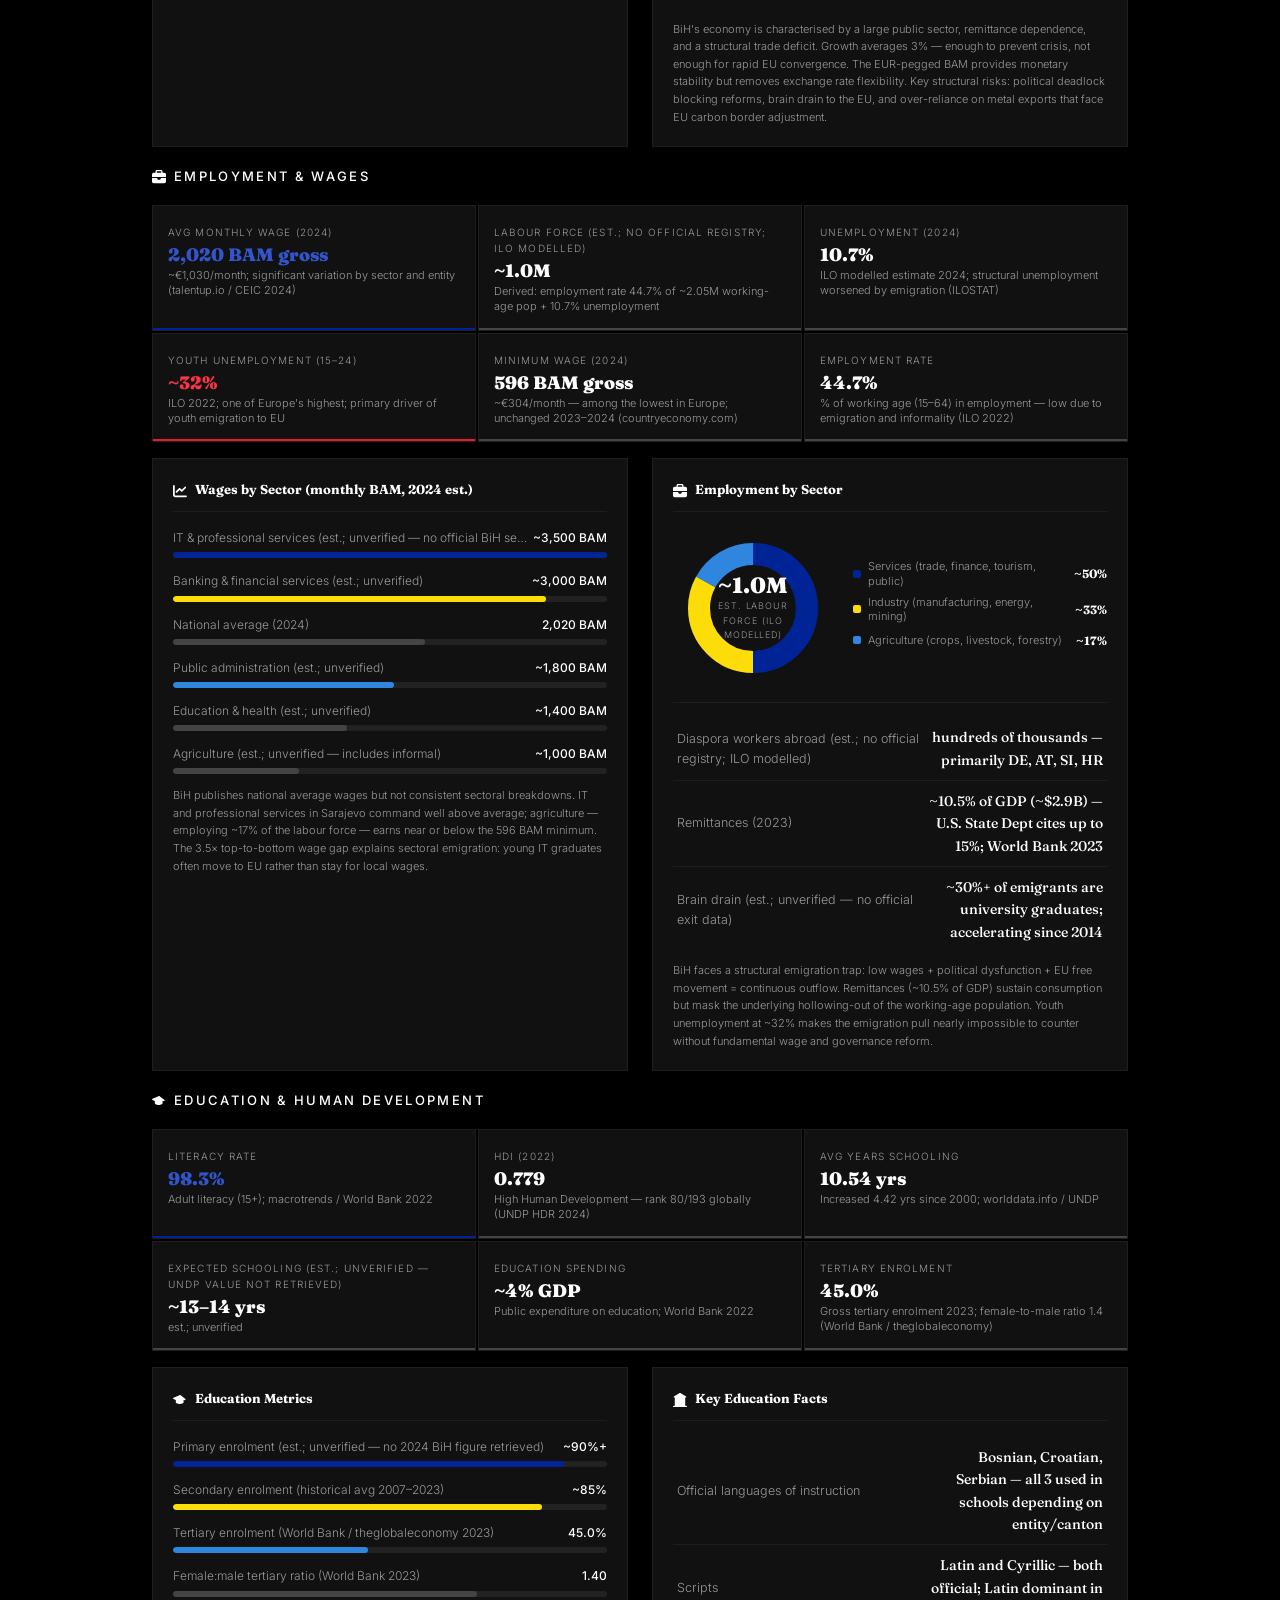
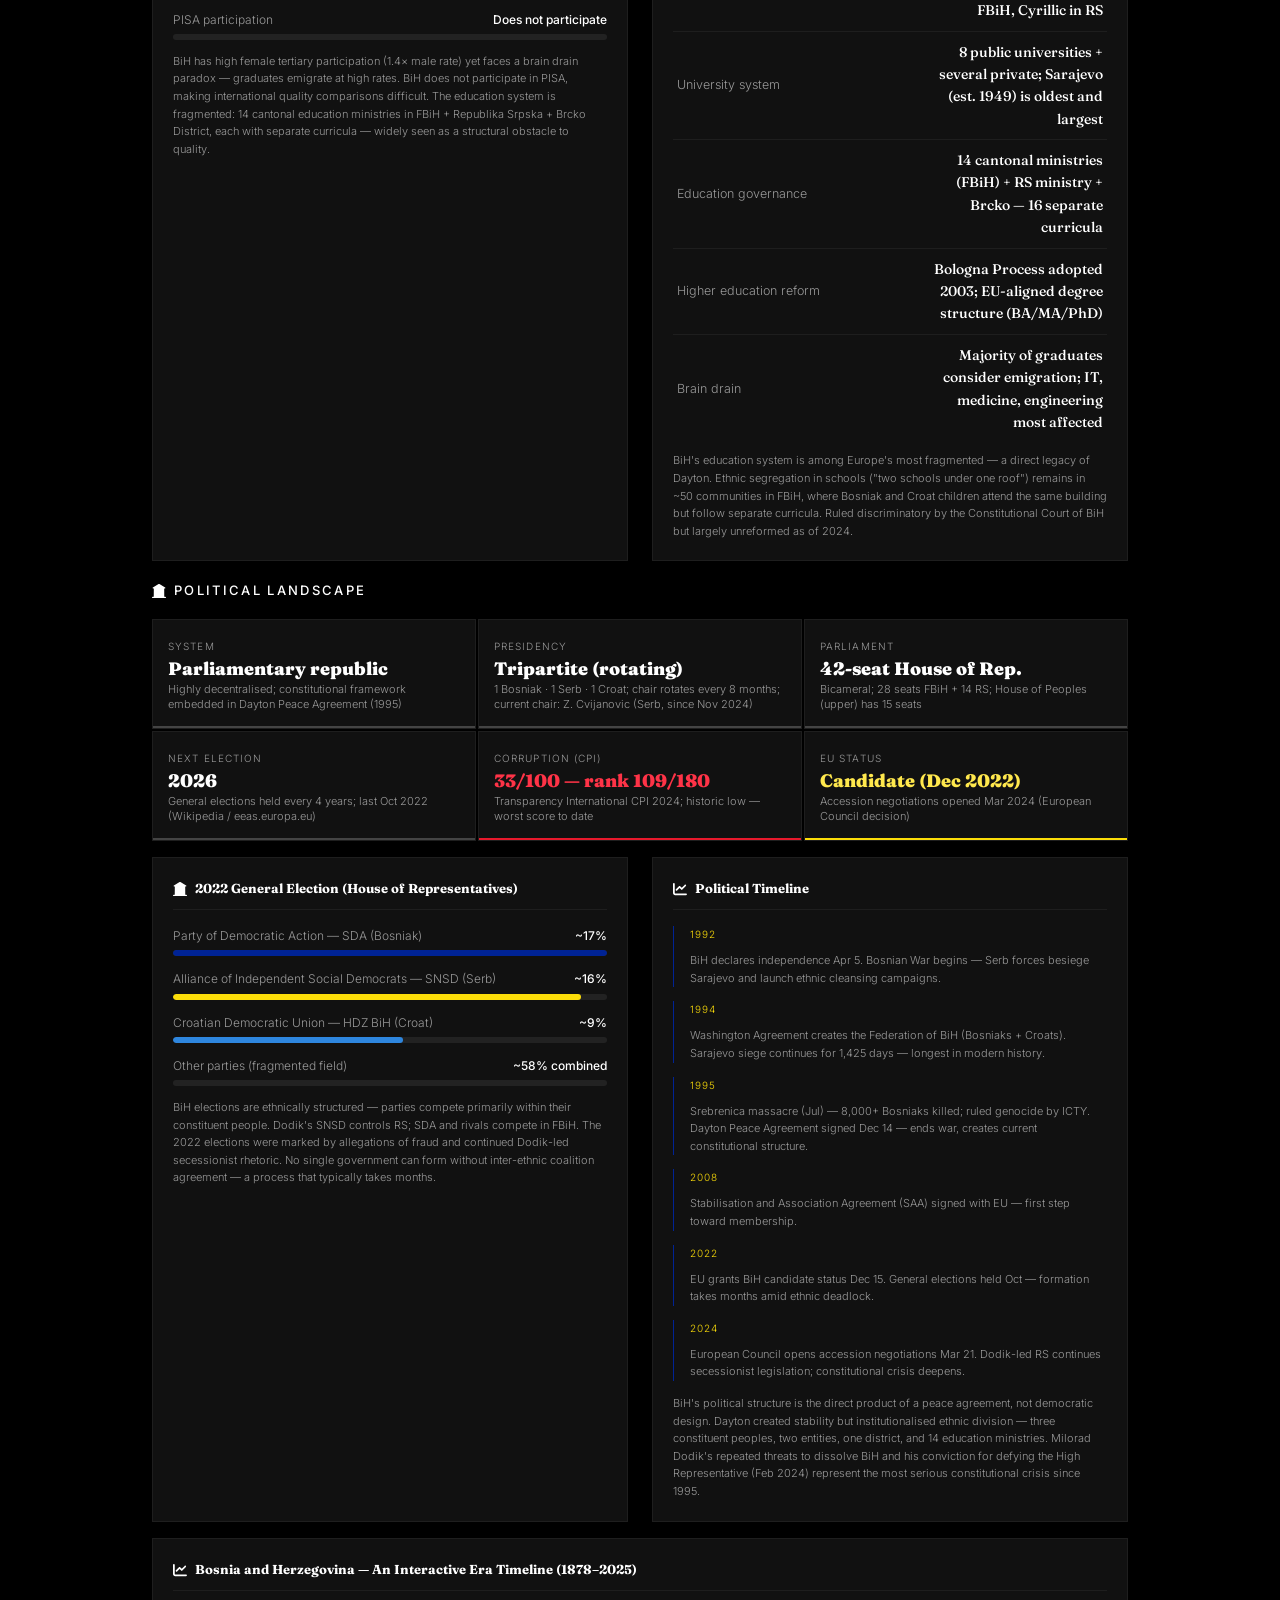
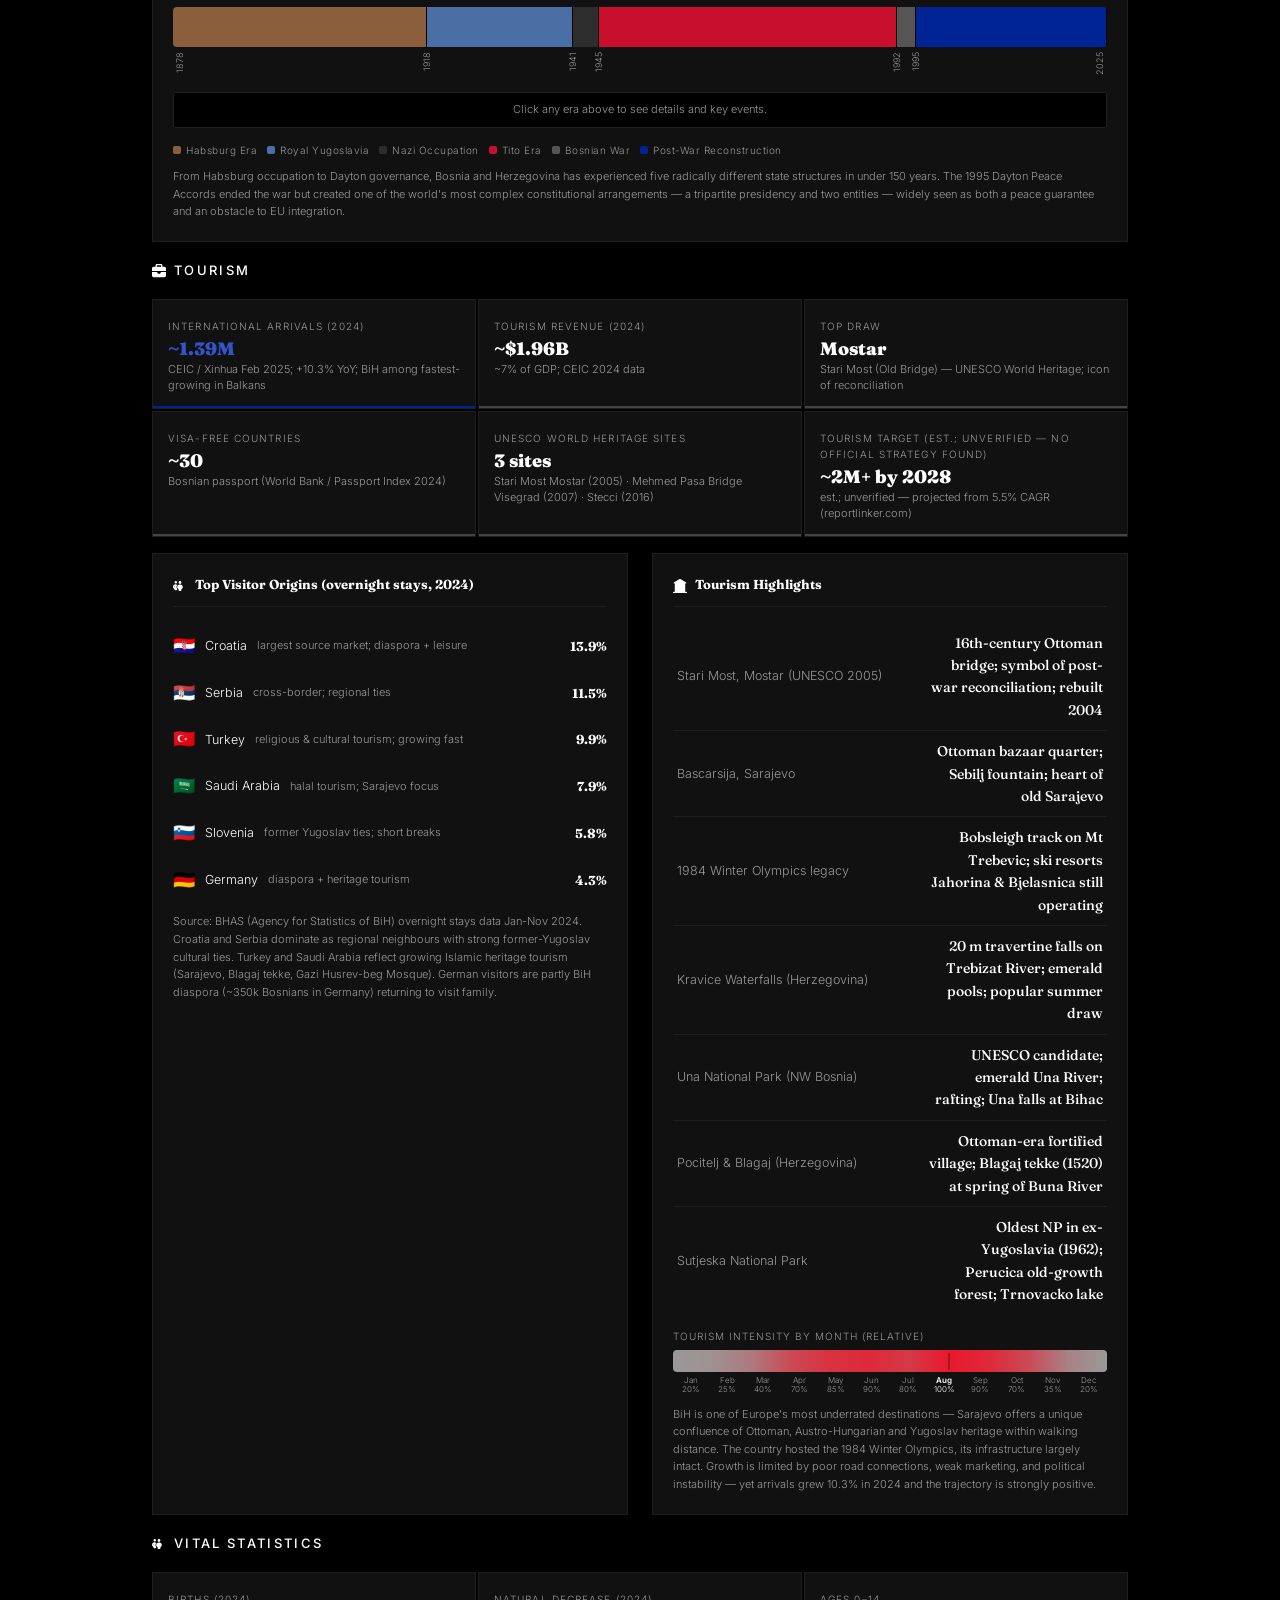
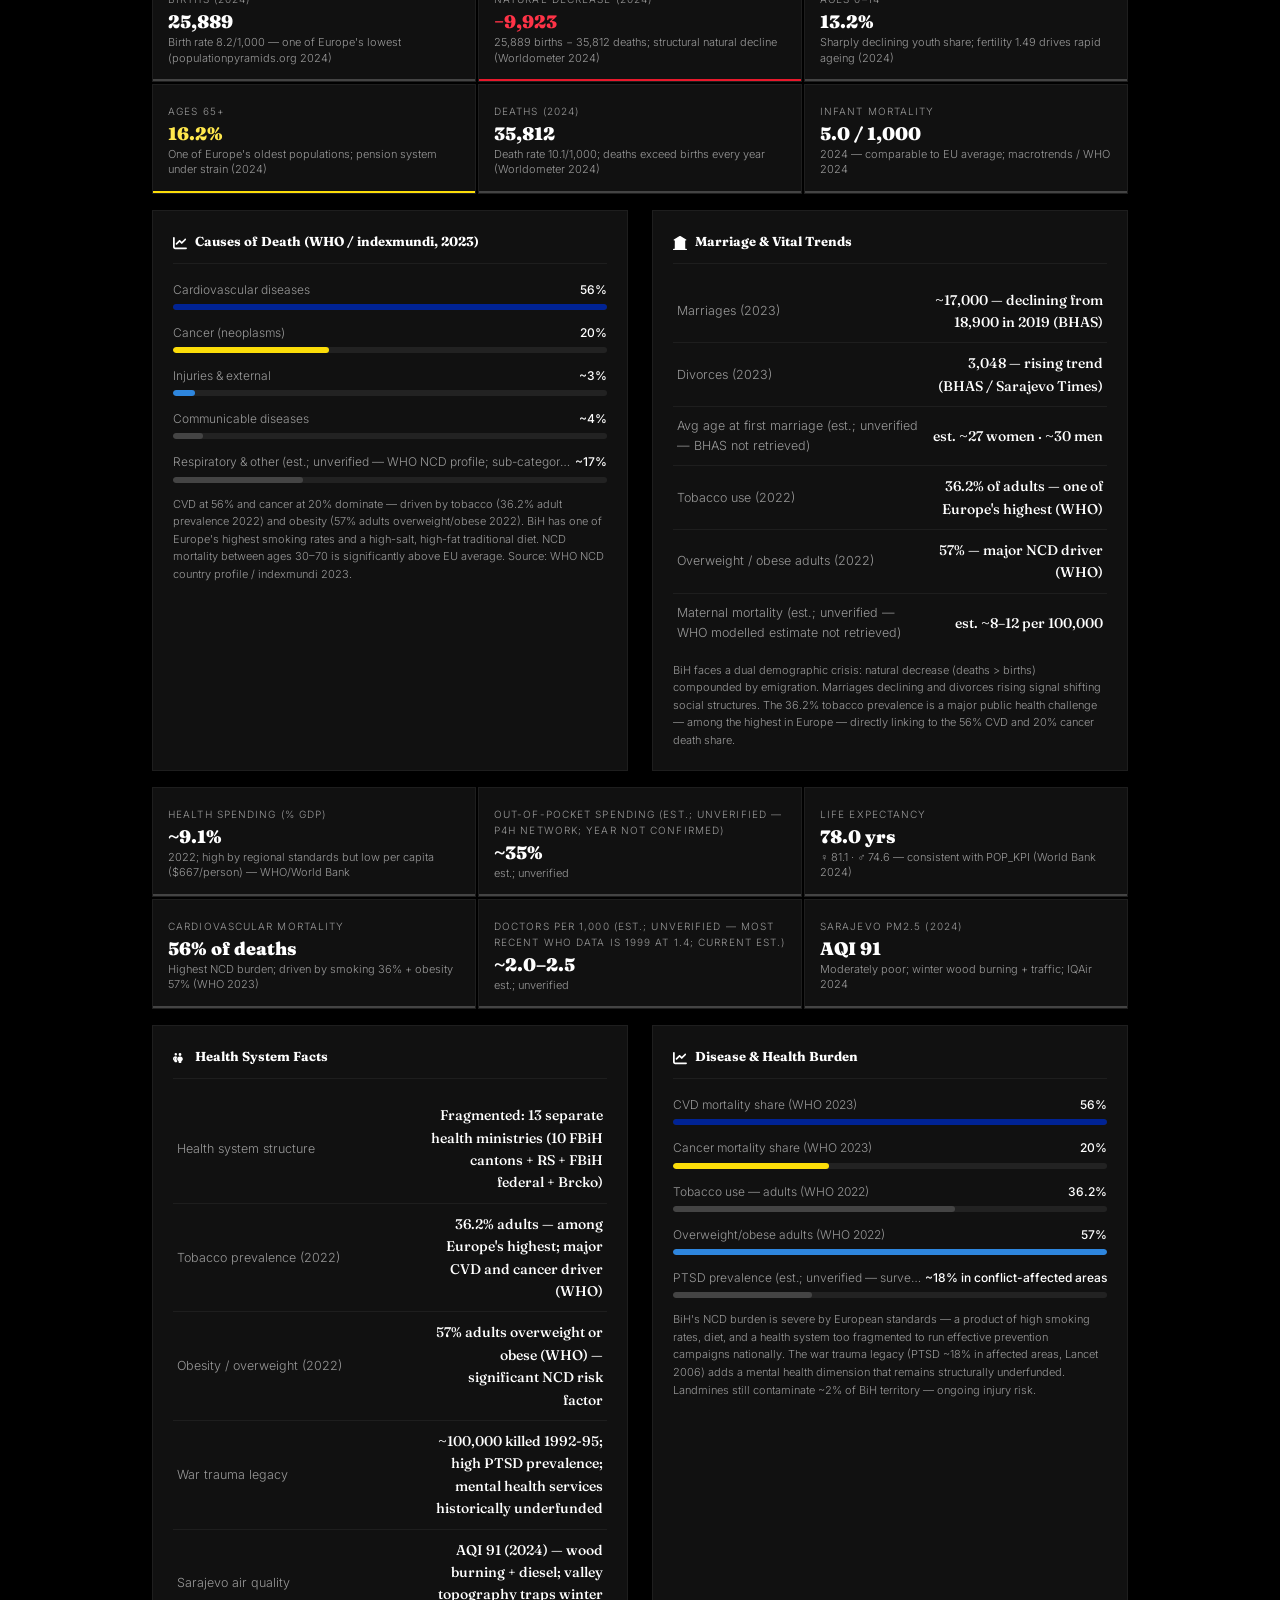
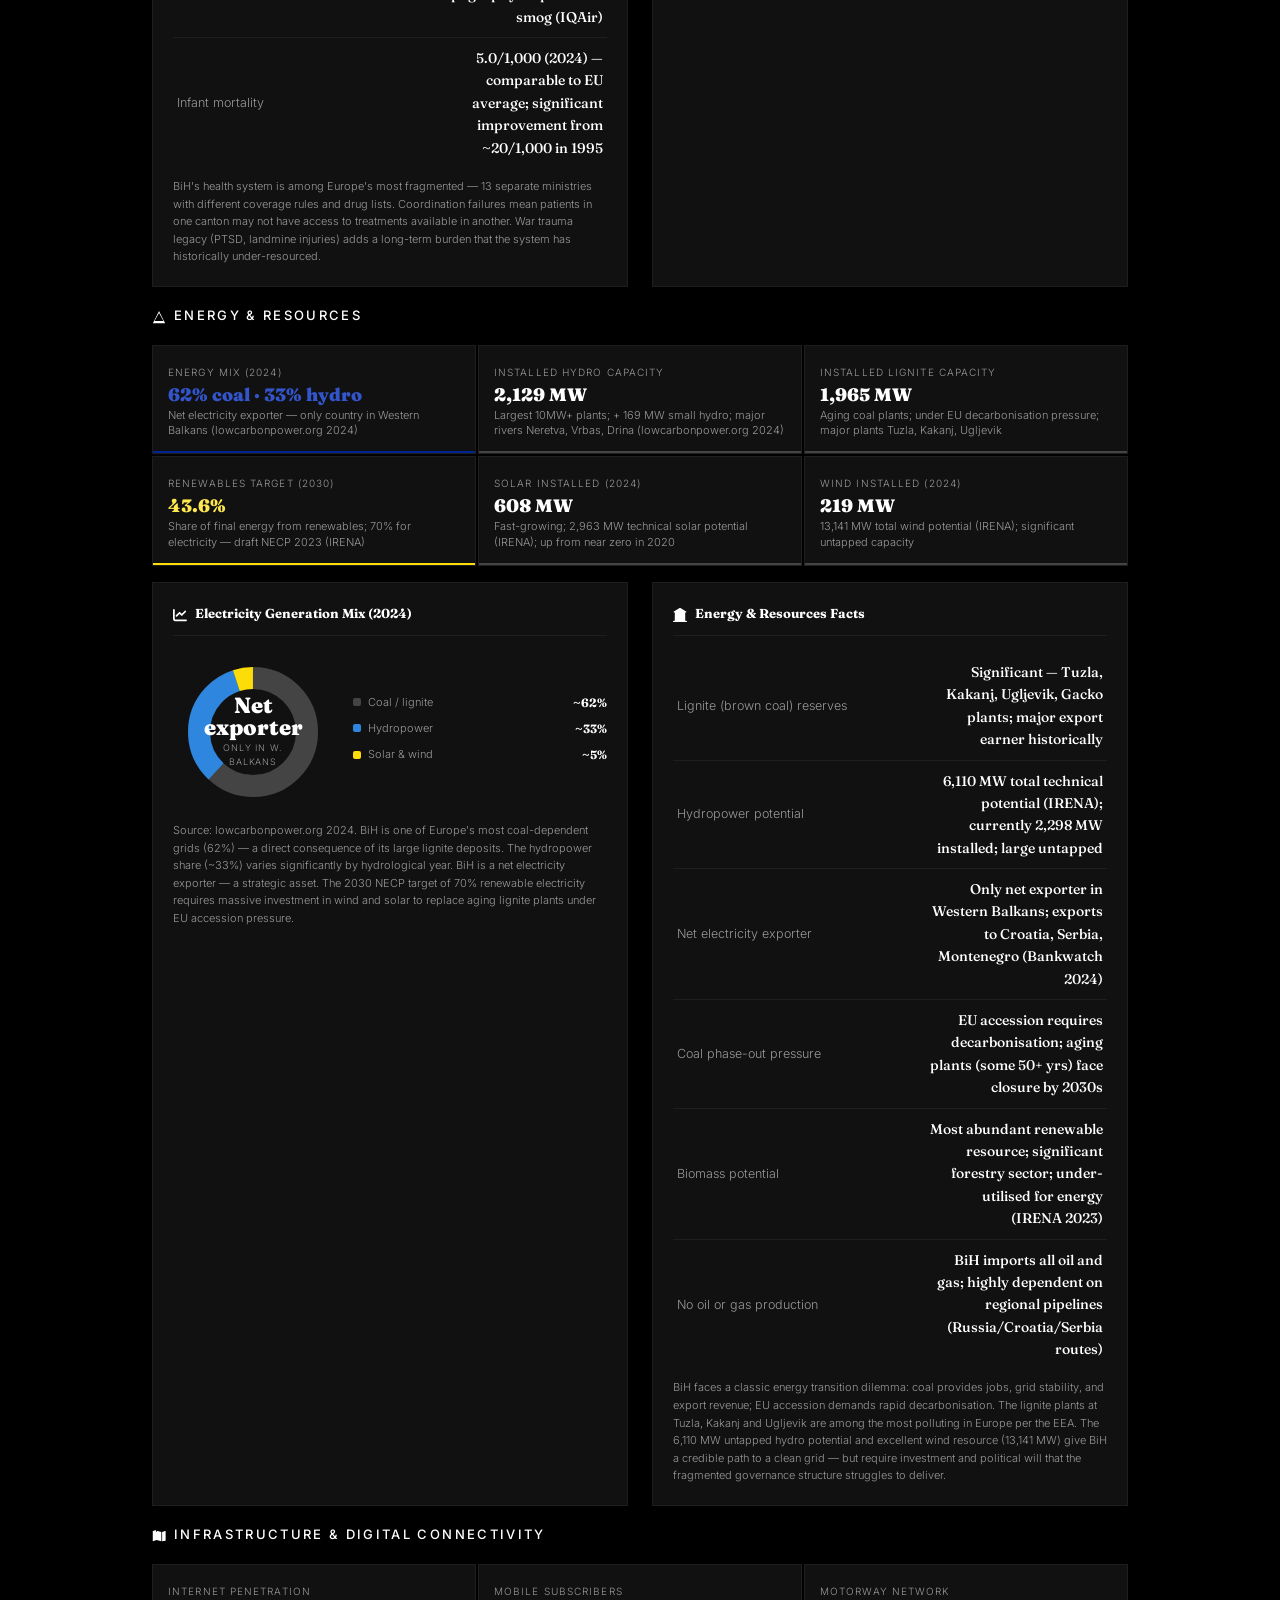
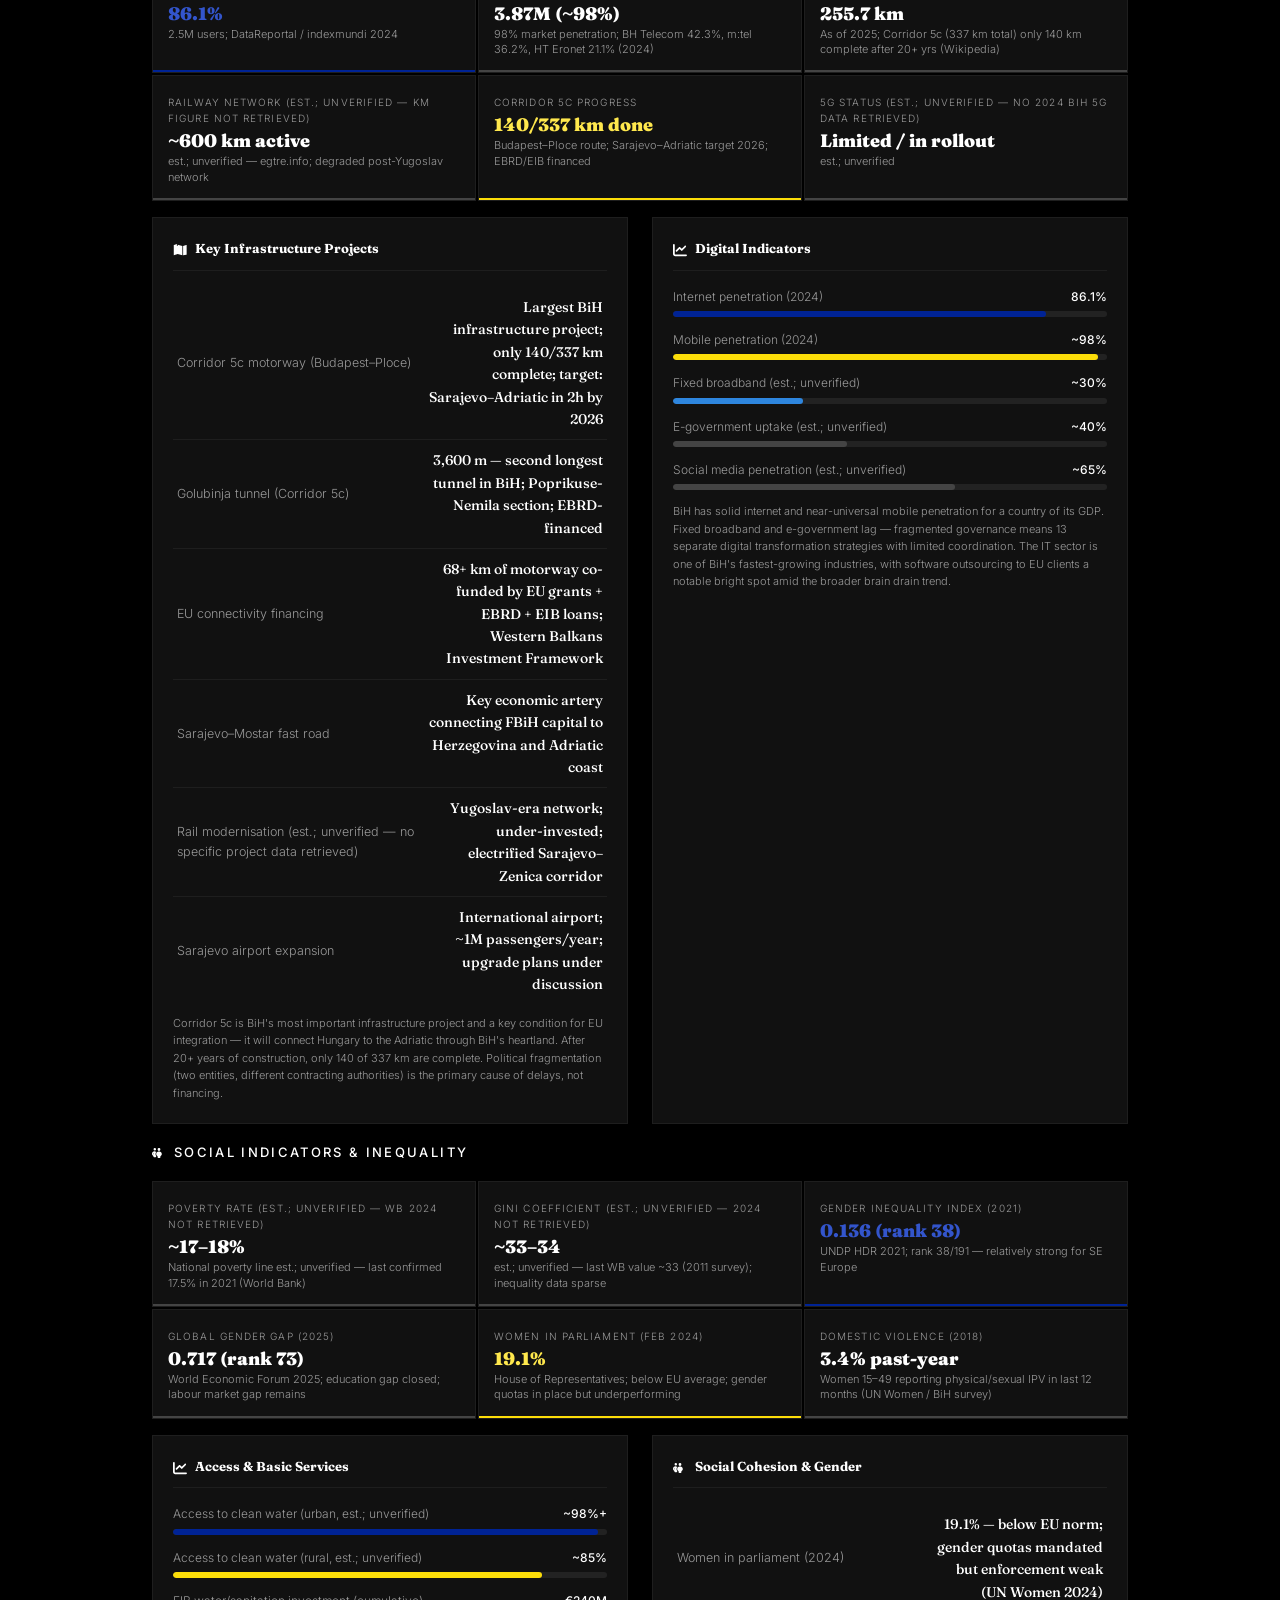
<file: dashboards/bosnia-and-herzegovina-dashboard-v1.html>
<!DOCTYPE html>
<html lang="en">
  <head>
    <meta charset="utf-8"/>
    <meta content="width=device-width, initial-scale=1.0" name="viewport"/>
    <title>BosniaAndHerzegovina Dashboard</title>
    <link href="https://cdn.jsdelivr.net/npm/bootstrap@5.3.3/dist/css/bootstrap.min.css" rel="stylesheet"/>
    <style>
      @import url('https://fonts.googleapis.com/css2?family=Fraunces:ital,opsz,wght@0,9..144,300;0,9..144,700;0,9..144,900;1,9..144,400&family=Inter:wght@300;400;500&display=swap');
      * { box-sizing: border-box; margin: 0; padding: 0; }
      html, body { overflow-x: hidden; }
      body { background: #000; }
      .dash { background:#000; color:#fff; font-family:'Inter',sans-serif; font-weight:300; line-height:1.6; padding: 0 22px 80px; max-width:1020px; margin:0 auto; overflow-x: hidden; }
      @keyframes up { from { opacity:0; transform:translateY(10px); } to { opacity:1; transform:none; } }
      .kpi { animation: up .4s ease forwards; opacity:0; }
      .row.g-1 { --bs-gutter-x: 2px; --bs-gutter-y: 2px; margin-bottom: 2px; }
      .subnote { font-size:11px; color:#999; margin-top:10px; margin-bottom:0; line-height:1.6; }
      .panel-sublabel { font-size:11px; color:#999; margin-bottom:11px; letter-spacing:0.04em; }
      .section-icon { color:#fff; font-size:16px; flex-shrink:0; }
      .section-title { font-size:13px; letter-spacing:0.18em; text-transform:uppercase; color:#fff; font-weight:500; }
      .panel { background:#111; border:1px solid #1e1e1e; padding:20px; height:100%; }
      .panel-title { font-family:'Fraunces',serif; font-weight:700; font-size:13px; color:#fff; margin-bottom:16px; padding-bottom:11px; border-bottom:1px solid #1e1e1e; display:flex; align-items:center; gap:8px; }
      .panel-title-icon { color:#fff; flex-shrink:0; }
      .bar { margin-bottom:13px; }
      .bar-header { display:flex; justify-content:space-between; align-items:baseline; font-size:12px; color:#999; margin-bottom:5px; gap:4px; }
      .bar-label { overflow:hidden; text-overflow:ellipsis; white-space:nowrap; flex:1; }
      .bar-value { color:#fff; font-weight:500; flex-shrink:0; white-space:nowrap; }
      .bar-track { height:6px; background:#222; border-radius:3px; overflow:hidden; }
      .bar-fill { height:100%; border-radius:3px; }
      .tbl { width:100%; border-collapse:collapse; table-layout:fixed; }
      .tbl td:first-child { padding:9px 4px; font-size:12.5px; color:#999; width:58%; overflow-wrap:break-word; }
      .tbl td:last-child { padding:9px 4px; font-size:14px; color:#fff; font-weight:500; text-align:right; font-family:'Fraunces',serif; overflow-wrap:break-word; }
      .kpi { background:#111; border:1px solid #1e1e1e; padding:18px 15px 15px; position:relative; overflow:hidden; width:100%; flex:1; }
      .kpi-accent { position:absolute; bottom:0; left:0; right:0; height:2px; }
      .kpi-label { font-size:10px; letter-spacing:0.11em; text-transform:uppercase; color:#999; margin-bottom:6px; }
      .kpi-value { font-family:'Fraunces',serif; font-weight:900; font-size:18px; line-height:1; margin-bottom:4px; word-break:break-word; }
      .kpi-sub { font-size:11px; color:#999; line-height:1.4; }
      .regcard { background:#111; border:1px solid #1e1e1e; padding:18px 14px; position:relative; overflow:hidden; height:100%; }
      .regcard-stripe { position:absolute; top:0; left:0; right:0; height:3px; }
      .regcard-name { font-family:'Fraunces',serif; font-weight:700; font-size:15px; color:#fff; margin-bottom:3px; }
      .regcard-type { font-size:10px; letter-spacing:0.09em; text-transform:uppercase; color:#999; margin-bottom:9px; }
      .regcard-desc { font-size:12px; color:#888; line-height:1.6; }
      .dlrow { display:flex; align-items:center; gap:8px; margin-bottom:6px; }
      .dlrow-mo { font-size:10px; letter-spacing:0.05em; text-transform:uppercase; color:#999; width:24px; flex-shrink:0; }
      .dlrow-track { flex:1; height:18px; background:#222; border-radius:3px; overflow:hidden; min-width:0; }
      .dlrow-fill { height:100%; border-radius:3px; display:flex; align-items:center; padding-left:6px; }
      .dlrow-label { font-size:9px; font-weight:500; white-space:nowrap; overflow:hidden; }
      #top { padding:20px 0 0; display:grid; grid-template-columns:1fr minmax(0,96px); align-items:end; gap:16px; margin-bottom:8px; }
      .top-eyebrow { font-size:10px; letter-spacing:0.28em; text-transform:uppercase; color:#002395; margin-bottom:14px; }
      #top h1 { font-family:'Fraunces',serif; font-weight:900; font-size:clamp(44px,9vw,96px); line-height:0.9; letter-spacing:-0.02em; margin-bottom:16px; }
      #top h1 em { font-style:italic; color:#002395; font-weight:400; }
      .top-desc { font-size:14px; color:#999; max-width:480px; line-height:1.7; }
      .top-flag { align-self:flex-start; margin-top:6px; }
      #glance { margin:28px 0 8px; }
      .glance-eyebrow { font-size:10px; letter-spacing:0.28em; text-transform:uppercase; color:#999; margin-bottom:14px; }
      .glance-grid { display:grid; grid-template-columns:1fr 1fr 1fr 1fr; gap:3px; }
      .glance-tile { background:#002395; border:1px solid #1e1e1e; padding:14px 8px 12px; position:relative; overflow:hidden; display:flex; flex-direction:column; align-items:center; text-align:center; }
      .glance-tile-icon { margin-bottom:7px; line-height:1; }
      .glance-tile-label { font-size:8.5px; letter-spacing:0.08em; text-transform:uppercase; color:#fff; margin-bottom:4px; }
      .glance-tile-value { font-family:'Fraunces',serif; font-weight:900; font-size:12px; color:#fff; margin-bottom:3px; word-break:break-word; }
      .glance-tile-note { font-size:9px; color:#fff; line-height:1.3; }
      .glance-map-tile { background:#111; border:1px solid #1e1e1e; padding:14px 12px 12px; position:relative; overflow:hidden; grid-column:span 4; }
      .glance-map-label { font-size:9px; letter-spacing:0.1em; text-transform:uppercase; color:#999; margin-bottom:8px; }
      .glance-map-container { position:relative; width:100%; aspect-ratio:16/9; overflow:hidden; border-radius:4px; }
      .glance-map-container svg { width:100%; height:100%; display:block; }
      .glance-map-loading { position:absolute; inset:0; display:flex; align-items:center; justify-content:center; color:#999; font-size:11px; }
      .divider { height:1px; background:#1e1e1e; margin:14px 0; }
      #footer { padding:8px 0 0; margin-top:8px; }
      .footer-sources { font-size:10.5px; color:#555; line-height:1.7; }
      .footer-legal { font-size:9.5px; color:#444; margin-top:6px; line-height:1.6; text-align:center; }
      .timeline-item { padding-left:16px; border-left:1px solid #002395; margin-bottom:14px; }
      .timeline-year { font-size:10px; letter-spacing:0.11em; color:#FCDD09; text-transform:uppercase; margin-bottom:2px; }
      .country-row { display:flex; align-items:center; gap:10px; padding:9px 0; }
      .country-flag { font-size:18px; flex-shrink:0; }
      .country-name { font-size:12.5px; color:#fff; flex-shrink:0; }
      .country-val { font-size:11px; color:#999; flex:1; }
      .country-pct { font-family:'Fraunces',serif; font-weight:700; font-size:13px; color:#fff; flex-shrink:0; }
      .era-bar { display:flex; height:40px; border-radius:4px; overflow:hidden; }
      .era-seg { cursor:pointer; transition:background 0.2s; flex-shrink:0; border-right:1px solid #000; }
      .era-labels { position:relative; height:28px; margin-top:5px; }
      .era-year-label { position:absolute; top:0; font-size:9px; color:#999; white-space:nowrap; writing-mode:vertical-lr; }
      .era-2025 { position:absolute; right:0; top:0; font-size:9px; color:#999; white-space:nowrap; writing-mode:vertical-lr; transform:scaleX(-1) scaleY(-1); }
      #era-placeholder { background:#000; border:1px solid #1e1e1e; padding:8px 16px; border-radius:2px; margin-top:12px; font-size:11px; color:#999; text-align:center; }
      .era-panel { background:#000; border:1px solid #1e1e1e; padding:16px 18px; border-radius:2px; margin-top:12px; }
      .era-panel-header { display:flex; justify-content:space-between; align-items:baseline; margin-bottom:8px; flex-wrap:wrap; gap:6px; }
      .era-year-range { font-size:10px; letter-spacing:0.15em; text-transform:uppercase; margin-bottom:3px; }
      .era-panel-label { font-family:'Fraunces',serif; font-weight:700; font-size:17px; color:#fff; }
      .era-duration { font-family:'Fraunces',serif; font-weight:900; font-size:24px; opacity:0.4; }
      .era-desc { font-size:12px; color:#999; line-height:1.7; margin-bottom:12px; }
      .era-events { display:flex; flex-direction:column; gap:5px; }
      .era-event { display:flex; align-items:flex-start; gap:8px; }
      .era-bullet { width:4px; height:4px; border-radius:50%; margin-top:5px; flex-shrink:0; }
      .era-event-text { font-size:11.5px; color:#fff; line-height:1.5; }
      .era-legend { display:flex; flex-wrap:wrap; gap:10px; margin-top:14px; }
      .era-leg { display:flex; align-items:center; gap:5px; cursor:pointer; }
      .era-swatch { width:8px; height:8px; border-radius:2px; flex-shrink:0; }
      .era-leg-lbl { font-size:10px; color:#999; letter-spacing:0.05em; }
    </style>
  </head>
  <body style="margin:0;background:#000">
    <div class="dash">
      <div id="top">
        <div>
          <div class="top-eyebrow">
            Country Dashboard 2025
          </div>
          <h1>
            Bosnia and <em>Herzegovina</em>
          </h1>
          <p class="top-desc">
            A comprehensive data snapshot — geography, climate, population, economy, employment, education and politics — sourced from the Agency for Statistics of Bosnia and Herzegovina, World Bank, IMF, and UN agencies.
          </p>
        </div>
        <div class="top-flag">
          <div style="width:90px;height:54px;border-radius:3px;overflow:hidden;box-shadow:0 4px 24px rgba(0,35,149,.45);flex-shrink:0;position:relative">
            <svg height="54" viewbox="0 0 3 2" width="90" xmlns="http://www.w3.org/2000/svg">
              <rect fill="#002395" height="2" width="3">
              </rect>
              <polygon fill="#FCDD09" points="0.5,0 1.5,0 3,2 2,2">
              </polygon>
              <polygon fill="#fff" points="0.3,0.08 0.39,0.08 0.345,-0.009999999999999995">
              </polygon>
              <polygon fill="#fff" points="0.5700000000000001,0.32 0.66,0.32 0.6150000000000001,0.23">
              </polygon>
              <polygon fill="#fff" points="0.8400000000000001,0.5599999999999999 0.93,0.5599999999999999 0.8850000000000001,0.47">
              </polygon>
              <polygon fill="#fff" points="1.11,0.7999999999999999 1.2000000000000002,0.7999999999999999 1.155,0.71">
              </polygon>
              <polygon fill="#fff" points="1.3800000000000001,1.04 1.4700000000000002,1.04 1.425,0.9500000000000001">
              </polygon>
              <polygon fill="#fff" points="1.6500000000000001,1.28 1.7400000000000002,1.28 1.695,1.19">
              </polygon>
              <polygon fill="#fff" points="1.9200000000000002,1.52 2.0100000000000002,1.52 1.965,1.43">
              </polygon>
              <polygon fill="#fff" points="2.19,1.76 2.28,1.76 2.235,1.67">
              </polygon>
              <polygon fill="#fff" points="2.46,2 2.55,2 2.505,1.91">
              </polygon>
            </svg>
          </div>
        </div>
      </div>
      <div id="glance">
        <div class="glance-eyebrow">
          At a glance
        </div>
        <div class="glance-grid">
          <div class="glance-tile">
            <div class="glance-tile-icon">
              <svg fill="#fff" height="24" viewbox="0 0 512 512" width="24" xmlns="http://www.w3.org/2000/svg">
                <path d="M64 64c0-17.7-14.3-32-32-32S0 46.3 0 64L0 400c0 44.2 35.8 80 80 80l400 0c17.7 0 32-14.3 32-32s-14.3-32-32-32L80 416c-8.8 0-16-7.2-16-16L64 64zm406.6 86.6c12.5-12.5 12.5-32.8 0-45.3s-32.8-12.5-45.3 0L320 210.7l-57.4-57.4c-12.5-12.5-32.8-12.5-45.3 0l-112 112c-12.5 12.5-12.5 32.8 0 45.3s32.8 12.5 45.3 0L240 221.3l57.4 57.4c12.5 12.5 32.8 12.5 45.3 0l128-128z">
                </path>
              </svg>
            </div>
            <div class="glance-tile-label">
              GDP
            </div>
            <div class="glance-tile-value">
              ~$29.6B
            </div>
            <div class="glance-tile-note">
              World Bank 2024
            </div>
          </div>
          <div class="glance-tile">
            <div class="glance-tile-icon">
              <svg fill="#fff" height="24" viewbox="0 0 320 512" width="24" xmlns="http://www.w3.org/2000/svg">
                <path d="M160 0c17.7 0 32 14.3 32 32l0 35.7c1.6 .2 3.1 .4 4.7 .7c.4 .1 .7 .1 1.1 .2l48 8.8c17.4 3.2 28.9 19.9 25.7 37.2s-19.9 28.9-37.2 25.7l-47.5-8.7c-31.3-4.6-58.9-1.5-78.3 6.2s-27.2 18.3-29 28.1c-2 10.7-.5 16.7 1.2 20.4c1.8 3.9 5.5 8.3 12.8 13.2c16.3 10.7 41.3 17.7 73.7 26.3l2.9 .8c28.6 7.6 63.6 16.8 89.6 33.8c14.2 9.3 27.6 21.9 35.9 39.5c8.5 17.9 10.3 37.9 6.4 59.2c-6.9 38-33.1 63.4-65.6 76.7c-13.7 5.6-28.6 9.2-44.4 11l0 33.4c0 17.7-14.3 32-32 32s-32-14.3-32-32l0-34.9c-.4-.1-.9-.1-1.3-.2l-.2 0s0 0 0 0c-24.4-3.8-64.5-14.3-91.5-26.3c-16.1-7.2-23.4-26.1-16.2-42.2s26.1-23.4 42.2-16.2c20.9 9.3 55.3 18.5 75.2 21.6c31.9 4.7 58.2 2 76-5.3c16.9-6.9 24.6-16.9 26.8-28.9c1.9-10.6 .4-16.7-1.3-20.4c-1.9-4-5.6-8.4-13-13.3c-16.4-10.7-41.5-17.7-74-26.3l-2.8-.7s0 0 0 0C119.4 279.3 84.4 270 58.4 253c-14.2-9.3-27.5-22-35.8-39.6c-8.4-17.9-10.1-37.9-6.1-59.2C23.7 116 52.3 91.2 84.8 78.3c13.3-5.3 27.9-8.9 43.2-11L128 32c0-17.7 14.3-32 32-32z">
                </path>
              </svg>
            </div>
            <div class="glance-tile-label">
              GDP per Capita
            </div>
            <div class="glance-tile-value">
              ~$9,400
            </div>
            <div class="glance-tile-note">
              World Bank 2024
            </div>
          </div>
          <div class="glance-tile">
            <div class="glance-tile-icon">
              <svg fill="#fff" height="24" viewbox="0 0 576 512" width="24" xmlns="http://www.w3.org/2000/svg">
                <path d="M384 160c-17.7 0-32-14.3-32-32s14.3-32 32-32l160 0c17.7 0 32 14.3 32 32l0 160c0 17.7-14.3 32-32 32s-32-14.3-32-32l0-82.7L342.6 374.6c-12.5 12.5-32.8 12.5-45.3 0L192 269.3 54.6 406.6c-12.5 12.5-32.8 12.5-45.3 0s-12.5-32.8 0-45.3l160-160c12.5-12.5 32.8-12.5 45.3 0L320 306.7 466.7 160 384 160z">
                </path>
              </svg>
            </div>
            <div class="glance-tile-label">
              GDP Growth
            </div>
            <div class="glance-tile-value">
              +3.0%
            </div>
            <div class="glance-tile-note">
              World Bank 2024
            </div>
          </div>
          <div class="glance-tile">
            <div class="glance-tile-icon">
              <svg fill="#fff" height="24" viewbox="0 0 640 512" width="24" xmlns="http://www.w3.org/2000/svg">
                <path d="M144 0a80 80 0 1 1 0 160A80 80 0 1 1 144 0zM512 0a80 80 0 1 1 0 160A80 80 0 1 1 512 0zM0 298.7C0 239.8 47.8 192 106.7 192l42.7 0c15.9 0 31 3.5 44.6 9.7c-1.3 7.2-1.9 14.7-1.9 22.3c0 38.2 16.8 72.5 43.3 96c-.2 0-.4 0-.7 0L21.3 320C9.6 320 0 310.4 0 298.7zM405.3 320c-.2 0-.4 0-.7 0c26.6-23.5 43.3-57.8 43.3-96c0-7.6-.7-15-1.9-22.3c13.6-6.3 28.7-9.7 44.6-9.7l42.7 0C592.2 192 640 239.8 640 298.7c0 11.8-9.6 21.3-21.3 21.3l-213.3 0zM224 224a96 96 0 1 1 192 0 96 96 0 1 1 -192 0zM128 485.3C128 411.7 187.7 352 261.3 352l117.3 0C452.3 352 512 411.7 512 485.3c0 14.7-11.9 26.7-26.7 26.7l-330.7 0c-14.7 0-26.7-11.9-26.7-26.7z">
                </path>
              </svg>
            </div>
            <div class="glance-tile-label">
              Population
            </div>
            <div class="glance-tile-value">
              ~3.16M
            </div>
            <div class="glance-tile-note">
              World Bank 2024
            </div>
          </div>
          <div class="glance-tile">
            <div class="glance-tile-icon">
              <svg fill="#fff" height="24" viewbox="0 0 576 512" width="24" xmlns="http://www.w3.org/2000/svg">
                <path d="M0 112.5L0 422.3c0 18 10.1 35 27 41.3c87 32.5 174 10.3 261-11.9c79.8-20.3 159.6-40.7 239.3-18.9c23 6.3 48.7-9.5 48.7-33.4l0-309.9c0-18-10.1-35-27-41.3C462 15.9 375 38.1 288 60.3C208.2 80.6 128.4 100.9 48.7 79.1C25.6 72.8 0 88.6 0 112.5zM288 352c-44.2 0-80-43-80-96s35.8-96 80-96s80 43 80 96s-35.8 96-80 96zM64 352c35.3 0 64 28.7 64 64l-64 0 0-64zm64-208c0 35.3-28.7 64-64 64l0-64 64 0zM512 304l0 64-64 0c0-35.3 28.7-64 64-64zM448 96l64 0 0 64c-35.3 0-64-28.7-64-64z">
                </path>
              </svg>
            </div>
            <div class="glance-tile-label">
              Currency
            </div>
            <div class="glance-tile-value">
              BAM
            </div>
            <div class="glance-tile-note">
              Convertible Mark · €1 = 1.95583 BAM (fixed)
            </div>
          </div>
          <div class="glance-tile">
            <div class="glance-tile-icon">
              <svg fill="#fff" height="24" viewbox="0 0 448 512" width="24" xmlns="http://www.w3.org/2000/svg">
                <path d="M0 80L0 229.5c0 17 6.7 33.3 18.7 45.3l176 176c25 25 65.5 25 90.5 0L418.7 317.3c25-25 25-65.5 0-90.5l-176-176c-12-12-28.3-18.7-45.3-18.7L48 32C21.5 32 0 53.5 0 80zm112 32a32 32 0 1 1 0 64 32 32 0 1 1 0-64z">
                </path>
              </svg>
            </div>
            <div class="glance-tile-label">
              Inflation
            </div>
            <div class="glance-tile-value">
              1.7%
            </div>
            <div class="glance-tile-note">
              World Bank CPI 2024
            </div>
          </div>
          <div class="glance-tile">
            <div class="glance-tile-icon">
              <svg fill="#fff" height="24" viewbox="0 0 576 512" width="24" xmlns="http://www.w3.org/2000/svg">
                <path d="M112 48a48 48 0 1 1 96 0 48 48 0 1 1 -96 0zm40 304l0 128c0 17.7-14.3 32-32 32s-32-14.3-32-32l0-223.1L59.4 304.5c-9.1 15.1-28.8 20-43.9 10.9s-20-28.8-10.9-43.9l58.3-97c17.4-28.9 48.6-46.6 82.3-46.6l29.7 0c33.7 0 64.9 17.7 82.3 46.6l44.9 74.7c-16.1 17.6-28.6 38.5-36.6 61.5c-1.9-1.8-3.5-3.9-4.9-6.3L232 256.9 232 480c0 17.7-14.3 32-32 32s-32-14.3-32-32l0-128-16 0zM432 224a144 144 0 1 1 0 288 144 144 0 1 1 0-288zm59.3 107.3c6.2-6.2 6.2-16.4 0-22.6s-16.4-6.2-22.6 0L432 345.4l-36.7-36.7c-6.2-6.2-16.4-6.2-22.6 0s-6.2 16.4 0 22.6L409.4 368l-36.7 36.7c-6.2 6.2-6.2 16.4 0 22.6s16.4 6.2 22.6 0L432 390.6l36.7 36.7c6.2 6.2 16.4 6.2 22.6 0s6.2-16.4 0-22.6L454.6 368l36.7-36.7z">
                </path>
              </svg>
            </div>
            <div class="glance-tile-label">
              Unemployment
            </div>
            <div class="glance-tile-value">
              11.0%
            </div>
            <div class="glance-tile-note">
              ILO modelled 2025
            </div>
          </div>
          <div class="glance-tile">
            <div class="glance-tile-icon">
              <svg fill="#fff" height="24" viewbox="0 0 576 512" width="24" xmlns="http://www.w3.org/2000/svg">
                <path d="M249.6 471.5c10.8 3.8 22.4-4.1 22.4-15.5l0-377.4c0-4.2-1.6-8.4-5-11C247.4 52 202.4 32 144 32C93.5 32 46.3 45.3 18.1 56.1C6.8 60.5 0 71.7 0 83.8L0 454.1c0 11.9 12.8 20.2 24.1 16.5C55.6 460.1 105.5 448 144 448c33.9 0 79 14 105.6 23.5zm76.8 0C353 462 398.1 448 432 448c38.5 0 88.4 12.1 119.9 22.6c11.3 3.8 24.1-4.6 24.1-16.5l0-370.3c0-12.1-6.8-23.3-18.1-27.6C529.7 45.3 482.5 32 432 32c-58.4 0-103.4 20-123 35.6c-3.3 2.6-5 6.8-5 11L304 456c0 11.4 11.7 19.3 22.4 15.5z">
                </path>
              </svg>
            </div>
            <div class="glance-tile-label">
              Literacy
            </div>
            <div class="glance-tile-value">
              97.0%
            </div>
            <div class="glance-tile-note">
              World Bank 2013 (most recent)
            </div>
          </div>
          <div class="glance-tile">
            <div class="glance-tile-icon">
              <svg fill="#fff" height="24" viewbox="0 0 640 512" width="24" xmlns="http://www.w3.org/2000/svg">
                <path d="M351.2 4.8c3.2-2 6.6-3.3 10-4.1c4.7-1 9.6-.9 14.1 .1c7.7 1.8 14.8 6.5 19.4 13.6L514.6 194.2c8.8 13.1 13.4 28.6 13.4 44.4l0 73.5c0 6.9 4.4 13 10.9 15.2l79.2 26.4C631.2 358 640 370.2 640 384l0 96c0 9.9-4.6 19.3-12.5 25.4s-18.1 8.1-27.7 5.5L431 465.9c-56-14.9-95-65.7-95-123.7L336 224c0-17.7 14.3-32 32-32s32 14.3 32 32l0 80c0 8.8 7.2 16 16 16s16-7.2 16-16l0-84.9c0-7-1.8-13.8-5.3-19.8L340.3 48.1c-1.7-3-2.9-6.1-3.6-9.3c-1-4.7-1-9.6 .1-14.1c1.9-8 6.8-15.2 14.3-19.9zm-62.4 0c7.5 4.6 12.4 11.9 14.3 19.9c1.1 4.6 1.2 9.4 .1 14.1c-.7 3.2-1.9 6.3-3.6 9.3L213.3 199.3c-3.5 6-5.3 12.9-5.3 19.8l0 84.9c0 8.8 7.2 16 16 16s16-7.2 16-16l0-80c0-17.7 14.3-32 32-32s32 14.3 32 32l0 118.2c0 58-39 108.7-95 123.7l-168.7 45c-9.6 2.6-19.9 .5-27.7-5.5S0 490 0 480l0-96c0-13.8 8.8-26 21.9-30.4l79.2-26.4c6.5-2.2 10.9-8.3 10.9-15.2l0-73.5c0-15.8 4.7-31.2 13.4-44.4L245.2 14.5c4.6-7.1 11.7-11.8 19.4-13.6c4.6-1.1 9.4-1.2 14.1-.1c3.5 .8 6.9 2.1 10 4.1z">
                </path>
              </svg>
            </div>
            <div class="glance-tile-label">
              Religion
            </div>
            <div class="glance-tile-value">
              ~51% Muslim
            </div>
            <div class="glance-tile-note">
              50.7% Muslim · 30.8% Orthodox · 15.2% Catholic (census 2013)
            </div>
          </div>
          <div class="glance-tile">
            <div class="glance-tile-icon">
              <svg fill="#fff" height="24" viewbox="0 0 640 512" width="24" xmlns="http://www.w3.org/2000/svg">
                <path d="M0 128C0 92.7 28.7 64 64 64l192 0 48 0 16 0 256 0c35.3 0 64 28.7 64 64l0 256c0 35.3-28.7 64-64 64l-256 0-16 0-48 0L64 448c-35.3 0-64-28.7-64-64L0 128zm320 0l0 256 256 0 0-256-256 0zM178.3 175.9c-3.2-7.2-10.4-11.9-18.3-11.9s-15.1 4.7-18.3 11.9l-64 144c-4.5 10.1 .1 21.9 10.2 26.4s21.9-.1 26.4-10.2l8.9-20.1 73.6 0 8.9 20.1c4.5 10.1 16.3 14.6 26.4 10.2s14.6-16.3 10.2-26.4l-64-144zM160 233.2L179 276l-38 0 19-42.8zM448 164c11 0 20 9 20 20l0 4 44 0 16 0c11 0 20 9 20 20s-9 20-20 20l-2 0-1.6 4.5c-8.9 24.4-22.4 46.6-39.6 65.4c.9 .6 1.8 1.1 2.7 1.6l18.9 11.3c9.5 5.7 12.5 18 6.9 27.4s-18 12.5-27.4 6.9l-18.9-11.3c-4.5-2.7-8.8-5.5-13.1-8.5c-10.6 7.5-21.9 14-34 19.4l-3.6 1.6c-10.1 4.5-21.9-.1-26.4-10.2s.1-21.9 10.2-26.4l3.6-1.6c6.4-2.9 12.6-6.1 18.5-9.8l-12.2-12.2c-7.8-7.8-7.8-20.5 0-28.3s20.5-7.8 28.3 0l14.6 14.6 .5 .5c12.4-13.1 22.5-28.3 29.8-45L448 228l-72 0c-11 0-20-9-20-20s9-20 20-20l52 0 0-4c0-11 9-20 20-20z">
                </path>
              </svg>
            </div>
            <div class="glance-tile-label">
              Language
            </div>
            <div class="glance-tile-value">
              Bosnian
            </div>
            <div class="glance-tile-note">
              Bosnian / Croatian / Serbian — all official
            </div>
          </div>
          <div class="glance-tile">
            <div class="glance-tile-icon">
              <svg fill="#fff" height="24" viewbox="0 0 512 512" width="24" xmlns="http://www.w3.org/2000/svg">
                <path d="M228.3 469.1L47.6 300.4c-4.2-3.9-8.2-8.1-11.9-12.4l87 0c22.6 0 43-13.6 51.7-34.5l10.5-25.2 49.3 109.5c3.8 8.5 12.1 14 21.4 14.1s17.8-5 22-13.3L320 253.7l1.7 3.4c9.5 19 28.9 31 50.1 31l104.5 0c-3.7 4.3-7.7 8.5-11.9 12.4L283.7 469.1c-7.5 7-17.4 10.9-27.7 10.9s-20.2-3.9-27.7-10.9zM503.7 240l-132 0c-3 0-5.8-1.7-7.2-4.4l-23.2-46.3c-4.1-8.1-12.4-13.3-21.5-13.3s-17.4 5.1-21.5 13.3l-41.4 82.8L205.9 158.2c-3.9-8.7-12.7-14.3-22.2-14.1s-18.1 5.9-21.8 14.8l-31.8 76.3c-1.2 3-4.2 4.9-7.4 4.9L16 240c-2.6 0-5 .4-7.3 1.1C3 225.2 0 208.2 0 190.9l0-5.8c0-69.9 50.5-129.5 119.4-141C165 36.5 211.4 51.4 244 84l12 12 12-12c32.6-32.6 79-47.5 124.6-39.9C461.5 55.6 512 115.2 512 185.1l0 5.8c0 16.9-2.8 33.5-8.3 49.1z">
                </path>
              </svg>
            </div>
            <div class="glance-tile-label">
              Life Expectancy
            </div>
            <div class="glance-tile-value">
              78.0 yrs
            </div>
            <div class="glance-tile-note">
              ♀ 81.1 · ♂ 74.6 (World Bank 2024)
            </div>
          </div>
          <div class="glance-tile">
            <div class="glance-tile-icon">
              <svg fill="#fff" height="24" viewbox="0 0 512 512" width="24" xmlns="http://www.w3.org/2000/svg">
                <path d="M352 256c0 22.2-1.2 43.6-3.3 64l-185.3 0c-2.2-20.4-3.3-41.8-3.3-64s1.2-43.6 3.3-64l185.3 0c2.2 20.4 3.3 41.8 3.3 64zm28.8-64l123.1 0c5.3 20.5 8.1 41.9 8.1 64s-2.8 43.5-8.1 64l-123.1 0c2.1-20.6 3.2-42 3.2-64s-1.1-43.4-3.2-64zm112.6-32l-116.7 0c-10-63.9-29.8-117.4-55.3-151.6c78.3 20.7 142 77.5 171.9 151.6zm-149.1 0l-176.6 0c6.1-36.4 15.5-68.6 27-94.7c10.5-23.6 22.2-40.7 33.5-51.5C239.4 3.2 248.7 0 256 0s16.6 3.2 27.8 13.8c11.3 10.8 23 27.9 33.5 51.5c11.6 26 20.9 58.2 27 94.7zm-209 0L18.6 160C48.6 85.9 112.2 29.1 190.6 8.4C165.1 42.6 145.3 96.1 135.3 160zM8.1 192l123.1 0c-2.1 20.6-3.2 42-3.2 64s1.1 43.4 3.2 64L8.1 320C2.8 299.5 0 278.1 0 256s2.8-43.5 8.1-64zM194.7 446.6c-11.6-26-20.9-58.2-27-94.6l176.6 0c-6.1 36.4-15.5 68.6-27 94.6c-10.5 23.6-22.2 40.7-33.5 51.5C272.6 508.8 263.3 512 256 512s-16.6-3.2-27.8-13.8c-11.3-10.8-23-27.9-33.5-51.5zM135.3 352c10 63.9 29.8 117.4 55.3 151.6C112.2 482.9 48.6 426.1 18.6 352l116.7 0zm358.1 0c-30 74.1-93.6 130.9-171.9 151.6c25.5-34.2 45.2-87.7 55.3-151.6l116.7 0z">
                </path>
              </svg>
            </div>
            <div class="glance-tile-label">
              HDI
            </div>
            <div class="glance-tile-value">
              0.804
            </div>
            <div class="glance-tile-note">
              Rank 74 · High human development (UNDP HDR 2025)
            </div>
          </div>
          <div class="glance-tile">
            <div class="glance-tile-icon">
              <svg fill="#fff" height="24" viewbox="0 0 512 512" width="24" xmlns="http://www.w3.org/2000/svg">
                <path d="M240.1 4.2c9.8-5.6 21.9-5.6 31.8 0l171.8 98.1L448 104l0 .9 47.9 27.4c12.6 7.2 18.8 22 15.1 36s-16.4 23.8-30.9 23.8L32 192c-14.5 0-27.2-9.8-30.9-23.8s2.5-28.8 15.1-36L64 104.9l0-.9 4.4-1.6L240.1 4.2zM64 224l64 0 0 192 40 0 0-192 64 0 0 192 48 0 0-192 64 0 0 192 40 0 0-192 64 0 0 196.3c.6 .3 1.2 .7 1.8 1.1l48 32c11.7 7.8 17 22.4 12.9 35.9S494.1 512 480 512L32 512c-14.1 0-26.5-9.2-30.6-22.7s1.1-28.1 12.9-35.9l48-32c.6-.4 1.2-.7 1.8-1.1L64 224z">
                </path>
              </svg>
            </div>
            <div class="glance-tile-label">
              Government
            </div>
            <div class="glance-tile-value">
              Parliamentary
            </div>
            <div class="glance-tile-note">
              Federal republic · Dayton tripartite presidency
            </div>
          </div>
          <div class="glance-tile">
            <div class="glance-tile-icon">
              <svg fill="#fff" height="24" viewbox="0 0 384 512" width="24" xmlns="http://www.w3.org/2000/svg">
                <path d="M372.5 256.5l-.7-1.9C337.8 160.8 282 76.5 209.1 8.5l-3.3-3C202.1 2 197.1 0 192 0s-10.1 2-13.8 5.5l-3.3 3C102 76.5 46.2 160.8 12.2 254.6l-.7 1.9C3.9 277.3 0 299.4 0 321.6C0 426.7 86.8 512 192 512s192-85.3 192-190.4c0-22.2-3.9-44.2-11.5-65.1zm-90.8 49.5c4.1 9.3 6.2 19.4 6.2 29.5c0 53-43 96.5-96 96.5s-96-43.5-96-96.5c0-10.1 2.1-20.3 6.2-29.5l1.9-4.3c15.8-35.4 37.9-67.7 65.3-95.1l8.9-8.9c3.6-3.6 8.5-5.6 13.6-5.6s10 2 13.6 5.6l8.9 8.9c27.4 27.4 49.6 59.7 65.3 95.1l1.9 4.3z">
                </path>
              </svg>
            </div>
            <div class="glance-tile-label">
              Hydropower
            </div>
            <div class="glance-tile-value">
              2,129 MW
            </div>
            <div class="glance-tile-note">
              Over 50% of electricity; major rivers: Neretva, Drina, Sava
            </div>
          </div>
          <div class="glance-tile">
            <div class="glance-tile-icon">
              <svg fill="#fff" height="24" viewbox="0 0 512 512" width="24" xmlns="http://www.w3.org/2000/svg">
                <path d="M256 0c4.6 0 9.2 1 13.4 2.9L457.7 82.8c22 9.3 38.4 31 38.3 57.2c-.5 99.2-41.3 280.7-213.6 363.2c-16.7 8-36.1 8-52.8 0C57.3 420.7 16.5 239.2 16 140c-.1-26.2 16.3-47.9 38.3-57.2L242.7 2.9C246.8 1 251.4 0 256 0zm0 66.8l0 378.1C394 378 431.1 230.1 432 141.4L256 66.8s0 0 0 0z">
                </path>
              </svg>
            </div>
            <div class="glance-tile-label">
              Peace Index
            </div>
            <div class="glance-tile-value">
              GPI 1.869
            </div>
            <div class="glance-tile-note">
              Rank 54/163 (IEP GPI 2024)
            </div>
          </div>
          <div class="glance-tile">
            <div class="glance-tile-icon">
              <svg fill="#fff" height="24" viewbox="0 0 512 512" width="24" xmlns="http://www.w3.org/2000/svg">
                <path d="M352 256c0 22.2-1.2 43.6-3.3 64l-185.3 0c-2.2-20.4-3.3-41.8-3.3-64s1.2-43.6 3.3-64l185.3 0c2.2 20.4 3.3 41.8 3.3 64zm28.8-64l123.1 0c5.3 20.5 8.1 41.9 8.1 64s-2.8 43.5-8.1 64l-123.1 0c2.1-20.6 3.2-42 3.2-64s-1.1-43.4-3.2-64zm112.6-32l-116.7 0c-10-63.9-29.8-117.4-55.3-151.6c78.3 20.7 142 77.5 171.9 151.6zm-149.1 0l-176.6 0c6.1-36.4 15.5-68.6 27-94.7c10.5-23.6 22.2-40.7 33.5-51.5C239.4 3.2 248.7 0 256 0s16.6 3.2 27.8 13.8c11.3 10.8 23 27.9 33.5 51.5c11.6 26 20.9 58.2 27 94.7zm-209 0L18.6 160C48.6 85.9 112.2 29.1 190.6 8.4C165.1 42.6 145.3 96.1 135.3 160zM8.1 192l123.1 0c-2.1 20.6-3.2 42-3.2 64s1.1 43.4 3.2 64L8.1 320C2.8 299.5 0 278.1 0 256s2.8-43.5 8.1-64zM194.7 446.6c-11.6-26-20.9-58.2-27-94.6l176.6 0c-6.1 36.4-15.5 68.6-27 94.6c-10.5 23.6-22.2 40.7-33.5 51.5C272.6 508.8 263.3 512 256 512s-16.6-3.2-27.8-13.8c-11.3-10.8-23-27.9-33.5-51.5zM135.3 352c10 63.9 29.8 117.4 55.3 151.6C112.2 482.9 48.6 426.1 18.6 352l116.7 0zm358.1 0c-30 74.1-93.6 130.9-171.9 151.6c25.5-34.2 45.2-87.7 55.3-151.6l116.7 0z">
                </path>
              </svg>
            </div>
            <div class="glance-tile-label">
              Area
            </div>
            <div class="glance-tile-value">
              51,210 km²
            </div>
            <div class="glance-tile-note">
              Landlocked (except 20 km Adriatic coast) · World Bank
            </div>
          </div>
          <div class="glance-map-tile">
            <div class="glance-map-label">
              Shape &amp; Location
            </div>
            <div class="glance-map-container">
              <svg xmlns="http://www.w3.org/2000/svg" viewBox="0 0 960 540" width="100%" style="display:block;border-radius:4px"><rect width="960" height="540" fill="#1a3a5c"></rect><g></path></path></path></path></path><path d="M-5.7,545.5L-6.7,545.7L-6.7,545.3L-6.7,544.6L-5.7,544.6Z" fill="#1a1a1a" stroke="#fff" stroke-width="0.3"></path></path></path></path></path></path></path></path></path></path></path></path></path></path></path></path></path></path></path></path></path></path></path></path></path></path></path></path></path></path></path></path></path></path></path></path></path></path></path></path></path></path></path></path></path></path></path></path></path></path></path></path></path></path></path></path><path d="M385.4,-70.8L377.1,-74.2L366.8,-75.7L365.0,-74.0L360.9,-72.0L358.8,-68.7L360.2,-55.4L357.8,-53.2L346.0,-54.4L342.2,-52.9L336.0,-43.8L329.4,-39.9L321.5,-37.3L315.3,-33.9L307.7,-31.0L301.1,-29.3L298.3,-25.2L296.9,-20.9L297.3,-16.6L303.9,-8.2L304.9,0.6L304.2,11.6L302.5,17.4L300.1,21.2L283.5,26.2L266.5,35.3L266.2,37.2L273.8,45.3L274.1,47.2L267.9,51.8L267.2,56.3L267.9,61.5L271.4,66.8L272.4,71.8L263.1,75.1L250.6,73.9L235.8,67.2L230.2,68.2L225.4,71.8L220.2,70.1L214.4,66.1L206.4,57.5L202.3,52.0L200.9,46.5L198.5,45.6L195.3,47.2L192.6,54.2L185.0,66.3L179.4,69.6L171.2,68.9L159.4,69.1L152.1,70.3L143.2,65.8L141.1,66.8L141.1,69.6L137.6,74.1L132.4,77.0L106.9,70.3L103.4,64.9L109.3,62.3L117.2,55.1L122.4,56.1L129.0,54.4L132.1,51.5L127.6,42.5L117.2,31.3L111.7,27.2L104.1,24.3L102.7,21.2L106.9,3.7L105.5,1.1L96.9,2.1L94.8,0.1L94.1,-2.9L94.8,-7.0L100.7,-13.9L107.2,-19.9L109,-23.3L108.6,-25.9L100.3,-28.8L95.1,-31.5L91.3,-32.4L88.6,-31.0L86.5,-32.7L84.4,-37.7L86.5,-45.5L93.7,-52.7L102.0,-59.0L109.3,-63.8L113.1,-65.8L115.2,-73.7L119.3,-73.0L128.0,-72.5L137.3,-70.6L145.9,-68.4L153.5,-65.5L169.8,-62.6L184.3,-60.9L188.8,-59.2L192.2,-59.5L196.7,-57.1L199.5,-58.7L201.2,-61.9L209.2,-65.8L216.8,-70.8L221.6,-77.1L224.7,-82.2L229.6,-85.6L235.1,-86.8L239.9,-88.5L260.7,-91.0L282.1,-89.0L292.5,-92.4L300.7,-98.7L312.8,-100.4L313.5,-100.4L331.8,-95.8L333.2,-98.5L333.9,-99.7L333.6,-113.1L339.5,-119.2L345.0,-121.8L363.3,-120.9L365.7,-116.7L366.4,-110.4L368.1,-101.9L371.2,-99.5L373.0,-96.1L372.6,-90.2L376.1,-85.9L384.4,-74.0Z" fill="#1a1a1a" stroke="#fff" stroke-width="0.3"></path></path></path></path><path d="M979.5,238.2L976.0,240.5L972.2,244.0L969.8,250.1L969.4,259.8L957.0,267.5L952.2,269.1L950.1,273.9L947.0,288.3L947.3,299.1L949.1,304.4L949.7,309.1L953.9,314.4L957.3,322.9L959.8,333.9L965.3,342.4L978.8,350.9L985.7,355.7L990.5,362.8L994.3,369.0L1005.7,377.7L1004.7,383.6L1002.3,389.6L999.9,392.3L994.3,399.8L988.8,404.2L979.8,417.6L965.6,418.3L962.2,419.4L956.7,423.0L954.2,429.6L956.7,434.8L956.3,440.3L953.9,450.7L957.3,462.0L962.2,467.2L962.9,470.2L962.2,475.4L954.6,486.0L952.5,489.8L944.9,491.8L942.5,490.9L938.7,487.1L934.9,486.2L925.9,490.5L916.9,493.0L909.7,490.9L902.7,490.7L897.9,492.5L894.1,493.2L886.8,497.9L875.4,501.1L869.9,500.4L867.8,496.1L865.8,490.0L866.8,487.1L874.4,482.4L875.4,477.6L886.2,455.2L888.2,448.0L888.2,445.5L885.5,443.9L879.6,443.9L853.3,434.8L854.7,424.4L847.1,418.7L838.8,413.7L837.4,408.0L828.1,396.6L821.5,390.2L812.9,387.1L805.3,382.3L801.1,379.5L799.1,374.3L799.1,371.1L796.7,367.9L793.2,368.3L787.3,372.4L779.7,376.1L778.3,378.8L781.1,385.2L783.2,389.1L782.1,393.0L779.7,397.8L765.5,408.5L763.8,412.1L766.6,418.0L764.9,421.0L753.1,424.9L753.5,421.7L752.4,416.4L745.9,410.8L736.2,406.4L714.4,391.6L706.5,389.6L698.9,388.0L688.5,380.7L683.0,379.5L676.7,374.5L663.6,357.1L652.5,347.7L644.9,343.1L642.9,338.3L642.2,333.7L642.5,332.1L648.4,325.2L652.9,324.3L658.4,324.0L662.2,327.5L667.4,328.2L670.2,323.8L671.6,317.6L670.9,309.5L658.8,290.6L648.7,277.4L647.4,274.6L649.8,272.1L653.2,270.9L657.0,271.9L667.1,272.8L676.7,271.6L679.8,268.4L679.8,264.2L676.4,260.0L665.3,249.4L656.3,239.8L646.3,232.4L638.4,229.6L636.3,225.9L635.3,221.7L636.3,214.4L636.6,205.1L638.4,199.3L645.3,188.3L651.9,176.3L656.0,165.1L658.1,154.5L657.4,151.4L653.9,149.3L646.7,147.0L636.6,149.1L628.0,152.8L624.6,153.1L623.5,148.4L624.9,146.3L627.7,146.5L629.7,147.4L632.2,145.3L633.5,139.0L630.1,116.8L636.3,114.7L636.6,111.6L637.0,108.7L643.6,112.5L652.9,112.5L661.2,111.8L662.6,109.7L662.2,106.4L660.5,104.0L657.7,101.9L655.7,98.8L650.1,97.6L632.8,89.6L624.6,81.0L624.6,71.8L627.0,66.8L630.1,65.1L629.4,63.4L619.4,59.2L615.9,53.4L619.0,45.8L613.8,30.5L608.7,21.0L613.8,16.9L614.5,11.2L614.9,7.8L617,7.8L625.6,4.0L628.4,0.9L630.4,-2.9L632.2,-3.8L638.0,0.1L643.9,0.6L650.5,-1.9L655.7,-5.5L661.5,-8.4L664.3,-10.3L667.8,-13.7L675.0,-23.1L683.0,-25.0L693.3,-22.6L705.1,-21.6L713.7,-23.8L735.5,-21.1L740.0,-19.0L743.1,-16.6L749.0,-8.4L754.5,1.8L762.1,6.6L771.1,12.4L775.6,16.4L782.5,28.9L788.0,34.8L789.7,34.6L791.5,32.9L792.9,31.7L794.2,32.9L794.2,36.8L794.6,44.9L793.5,53.9L795.3,62.3L795.3,64.9L794.2,67.2L794.2,69.4L796.3,71.5L803.6,77.0L810.5,85.5L818.1,91.7L825.7,95.5L830.2,95.7L837.8,102.6L852.6,107.6L857.5,109.2L860.6,112.1L863.0,115.4L863.0,118.7L860.9,120.3L857.5,125.0L856.4,130.9L854.0,132.4L851.6,132.4L849.9,134.2L850.2,136.6L852.3,139.0L855.4,141.1L861.3,143.2L867.1,146.5L867.1,148.8L865.8,151.4L858.5,152.6L853.0,153.1L850.2,154.0L850.6,158.9L866.1,163.9L873.4,168.6L876.8,174.7L886.8,178.7L903.1,180.5L914.5,186.9L920.7,197.4L931.1,194.8L945.6,179.1L959.8,175.1L973.6,182.6L981.2,188.7L982.6,193.4L979.1,195.5L971.5,194.6L964.9,197.6L960.1,204.4L959.4,211.6L962.9,219.3L967.7,224.7L974.3,227.7L977.4,231.7L978.1,236.8Z" fill="#1a1a1a" stroke="#fff" stroke-width="0.3"></path></path></path></path><path d="M-1.2,283.2L-7.1,284.1L-9.8,278.6L-5.7,272.3L0.4,271.4L1.5,276.3Z" fill="#1a1a1a" stroke="#fff" stroke-width="0.3"></path></path></path></path></path></path></path><path d="M1508.2,73.9L1518.2,88.1L1531.4,95.5L1561.1,103.5L1563.5,102.6L1563.8,101.2L1561.8,99.0L1561.4,96.4L1562.8,93.1L1566.9,93.1L1573.9,96.0L1586.6,91.7L1605.3,80.5L1622.6,78.2L1638.5,84.8L1646.4,92.6L1651.6,100.0L1649.9,109.0L1648.8,114.7L1644.7,138.0L1641.9,146.7L1637.4,156.6L1588.4,168.1L1591.5,162.7L1590.4,152.8L1588.4,145.5L1592.9,138.7L1582.2,136.4L1577.3,139.9L1573.5,146.5L1576.6,161.1L1571.4,169.3L1569.4,173.7L1569.0,184.5L1565.9,189.2L1565.2,194.1L1573.2,192.9L1569.7,202.1L1554.9,219.8L1549.7,230.3L1551.0,272.1L1544.5,296.8L1544.1,304.2L1528.6,304.4L1523.7,304.0L1509.2,300.3L1492.6,293.6L1483.0,280.9L1476.8,271.6L1462.9,275.8L1460.2,274.6L1456.4,270.2L1445.6,267.2L1432.9,267.2L1403.5,250.5L1400.4,247.5L1377.2,250.5L1343.0,258.6L1316.7,269.1L1289.4,287.1L1278.4,301.0L1265.6,308.4L1247.6,313.7L1215.1,311.6L1181.6,304.7L1145.3,297.3L1125.6,301.4L1099.0,298.4L1059.3,289.4L1029.6,286.7L1000.2,292.0L995.4,288.0L994.0,283.4L995.4,276.9L999.5,271.6L1006.4,267.7L1010.2,263.7L1010.6,259.6L1002.6,252.8L986.4,243.8L979.5,238.2L978.1,236.8L977.4,231.7L974.3,227.7L967.7,224.7L962.9,219.3L959.4,211.6L960.1,204.4L964.9,197.6L971.5,194.6L979.1,195.5L982.6,193.4L981.2,188.7L973.6,182.6L959.8,175.1L945.6,179.1L931.1,194.8L920.7,197.4L914.5,186.9L903.1,180.5L886.8,178.7L876.8,174.7L873.4,168.6L866.1,163.9L850.6,158.9L850.2,154.0L853.0,153.1L858.5,152.6L865.8,151.4L867.1,148.8L867.1,146.5L861.3,143.2L855.4,141.1L852.3,139.0L850.2,136.6L849.9,134.2L851.6,132.4L854.0,132.4L856.4,130.9L857.5,125.0L860.9,120.3L863.0,118.7L863.0,115.4L860.6,112.1L857.5,109.2L852.6,107.6L837.8,102.6L830.2,95.7L825.7,95.5L818.1,91.7L810.5,85.5L803.6,77.0L796.3,71.5L794.2,69.4L794.2,67.2L795.3,64.9L795.3,62.3L793.5,53.9L794.6,44.9L794.2,36.8L794.2,32.9L792.9,31.7L791.5,32.9L789.7,34.6L788.0,34.8L782.5,28.9L775.6,16.4L771.1,12.4L762.1,6.6L754.5,1.8L749.0,-8.4L743.1,-16.6L746.9,-19.9L768.7,-24.5L778.7,-19.9L783.5,-21.6L788.0,-25.5L790.4,-28.3L790.8,-31.7L792.9,-35.6L800.5,-37.5L819.8,-35.1L827.8,-40.6L830.5,-43.8L832.2,-50.3L834.3,-55.8L841.2,-58.7L841.2,-63.6L840.2,-68.9L844.3,-81.0L846.8,-85.9L850.6,-87.8L855.4,-91.4L863.7,-99.5L861.6,-106.3L863.3,-111.4L872.0,-123.8L878.6,-135.8L878.6,-141.9L879.6,-147.2L885.1,-152.9L891.3,-160.5L899.3,-184.0L902.4,-187.9L907.6,-192.4L911.4,-196.8L911.7,-212.3L915.5,-216.8L922.8,-222.0L929.7,-230.1L935.6,-239.5L939.7,-244.2L945.6,-245.2L952.2,-249.2L959.1,-250.4L966.0,-248.7L970.5,-249.7L977.0,-254.4L993.6,-272.0L996.1,-275.5L999.5,-278.0L1013.3,-284.0L1016.8,-290.2L1021.3,-295.7L1027.5,-295.2L1047.2,-281.7L1068.3,-282.5L1072.1,-282.0L1073.5,-281.7L1075.9,-280.5L1104.2,-273.8L1108.4,-274.5L1109.7,-275.2L1120.8,-269.5L1130.8,-270.3L1140.5,-274.3L1150.5,-275.5L1159.5,-273.3L1166.4,-265.3L1184.4,-248.9L1189.6,-242.7L1197.9,-243.5L1206.9,-246.7L1216.2,-257.6L1244.5,-270.3L1265.9,-273.3L1287.0,-278.5L1311.6,-282.0L1318.5,-292.2L1322.6,-299.4L1325.4,-312.4L1338.5,-316.2L1351.0,-318.7L1355.5,-320.4L1364.4,-320.9L1371.3,-319.9L1382.4,-313.4L1390.0,-305.4L1393.1,-298.9L1399.7,-289.9L1406.6,-277.2L1414.2,-260.3L1415.6,-251.9L1418.7,-242.7L1424.2,-231.6L1434.9,-219.2L1436.7,-216.8L1441.5,-208.1L1450.8,-188.9L1458.8,-181.3L1465.7,-173.0L1468.8,-164.6L1474.0,-157.0L1485.4,-147.0L1494.7,-138L1502.3,-111.9L1507.5,-99.7L1511.0,-90.5L1509.2,-72.0L1511.3,-64.1L1507.2,-49.6L1499.2,-20.6L1497.5,2.1L1498.9,14.5L1498.9,22.4L1500.9,27.4L1503.0,37.9L1503.4,47.0L1500.6,49.6L1496.4,51.8L1495.1,53.7L1498.5,57.7L1503.4,65.3Z" fill="#1a1a1a" stroke="#fff" stroke-width="0.3"></path></path></path></path></path></path></path></path></path></path></path></path></path></path></path></path></path></path></path></path></path></path></path></path></path></path></path></path></path><path d="M642.5,332.1L642.2,333.7L642.9,338.3L644.9,343.1L652.5,347.7L663.6,357.1L676.7,374.5L683.0,379.5L688.5,380.7L698.9,388.0L706.5,389.6L714.4,391.6L736.2,406.4L745.9,410.8L752.4,416.4L753.5,421.7L753.1,424.9L740.7,428.7L738.2,434.4L732.4,433.7L725.1,433.7L722.7,437.3L726.2,443.5L728.6,450.5L726.8,460.2L726.2,461.6L724.4,461.1L714.1,466.8L706.5,469.5L699.5,470.9L696.4,468.1L694.7,464.3L695.1,453.7L693.7,450.0L691.6,448.5L686.8,450.9L681.2,459.1L676.0,468.6L668.4,478.8L662.2,488.2L655.7,500.2L650.8,510.1L655.7,515.7L658.8,523.6L657.7,529.4L658.8,532.8L657.0,543.1L656.7,549.3L641.8,539.0L635.6,524.7L613.8,500.2L588.6,483.5L587.2,480.8L588.6,477.6L590.0,475.1L584.8,474.9L581.0,477L577.6,476.3L573.8,470.2L570.0,464.8L570.0,459.8L571.7,459.3L574.1,457.3L579.3,452.1L580.3,449.1L580.0,445.1L572.7,431.4L571.7,422.8L570.6,406.4L572.0,402.6L574.8,400.7L587.9,398.7L587.6,385.9L588.3,382.0L591.0,376.8L592.8,372.0L600.0,364.9L609.7,356.6L613.8,356.4L617.6,357.5L621.8,364.6L626.6,363.7L627.3,355.3L621.4,344.0L618.3,336.9L619.4,332.8L621.4,330.7L626.6,332.1L631.5,334.1L634.9,332.8L639.8,331.6Z" fill="#1a1a1a" stroke="#fff" stroke-width="0.3"></path></path></path></path></path></path></path></path></path></path></path></path></path><path d="M869.9,500.4L875.4,501.1L886.8,497.9L894.1,493.2L897.9,492.5L902.7,490.7L909.7,490.9L916.9,493.0L925.9,490.5L934.9,486.2L938.7,487.1L942.5,490.9L944.9,491.8L959.8,511.2L967.7,518.8L977.4,524.9L988.4,529.2L992.2,533.4L999.2,553.8L1002.6,561.4L1007.1,563.9L1008.1,566.1L1008.5,569.0L1003.3,583.3L1001.2,615.3L999.9,617.7L994.3,617.7L987.1,618.4L984.3,620.9L981.5,637.9L969.8,642.8L959.4,645.7L950.4,645.0L934.9,641.0L929.7,640.6L925.2,642.8L911.4,643.9L905.2,647.0L890.6,666.9L876.1,673.9L871.3,677.2L859.9,672.8L854.7,672.4L847.1,677.5L830.2,678.1L825.7,679.0L812.5,679.7L811.9,677.0L809.4,673.0L803.6,671.1L791.1,672.6L788.0,669.7L782.8,652.7L779.0,650.1L774.5,644.3L766.9,626.0L766.6,617.7L767.3,610.6L763.1,594.2L765.5,590.0L769.4,587.3L769.4,580.6L768.3,570.3L773.2,550.2L774.2,548.9L775.6,549.8L786.6,551.3L789.4,548.9L791.5,544.9L791.8,530.1L794.6,523.3L821.5,510.3L829.5,509.8L835.7,515.9L840.5,519.7L843.3,519.5L844.3,515.7L847.8,508.3L853.3,504.0Z" fill="#1a1a1a" stroke="#fff" stroke-width="0.3"></path></path></path></path></path></path></path></path></path></path></path></path><path d="M753.1,424.9L764.9,421.0L766.6,418.0L763.8,412.1L765.5,408.5L779.7,397.8L782.1,393.0L783.2,389.1L781.1,385.2L778.3,378.8L779.7,376.1L787.3,372.4L793.2,368.3L796.7,367.9L799.1,371.1L799.1,374.3L801.1,379.5L805.3,382.3L812.9,387.1L821.5,390.2L828.1,396.6L837.4,408.0L838.8,413.7L847.1,418.7L854.7,424.4L853.3,434.8L879.6,443.9L885.5,443.9L888.2,445.5L888.2,448.0L886.2,455.2L875.4,477.6L874.4,482.4L866.8,487.1L865.8,490.0L867.8,496.1L869.9,500.4L853.3,504.0L847.8,508.3L844.3,515.7L843.3,519.5L840.5,519.7L835.7,515.9L829.5,509.8L821.5,510.3L794.6,523.3L791.8,530.1L791.5,544.9L789.4,548.9L786.6,551.3L775.6,549.8L774.2,548.9L775.9,543.1L775.2,530.7L770.0,510.3L766.6,503.5L759.0,496.8L753.5,492.5L743.1,488.7L737.9,477.4L730.0,464.5L726.2,461.6L726.8,460.2L728.6,450.5L726.2,443.5L722.7,437.3L725.1,433.7L732.4,433.7L738.2,434.4L740.7,428.7Z" fill="#1a1a1a" stroke="#fff" stroke-width="0.3"></path></path></path></path></path></path></path><path d="M-525.8,8.5L-522.7,11.6L-515.4,15.0L-496.4,10.5L-484.7,6.1L-476.0,1.3L-470.8,2.3L-452.2,9.3L-446,5.7L-432.5,-3.6L-430.4,-8.6L-420.0,-23.8L-419.7,-27.4L-424.2,-37.0L-422.8,-38.9L-409.7,-48.8L-403.1,-57.5L-396.2,-63.3L-391.3,-63.3L-390.0,-61.4L-389.3,-57.3L-390.0,-40.6L-387.9,-35.6L-377.5,-23.5L-370.3,-16.8L-353.3,-12.2L-352.6,-9.8L-357.1,-1.0L-346.8,9.7L-345.0,17.4L-340.2,21.9L-333.6,19.8L-331.6,15.5L-334.0,8.3L-336.1,0.6L-335.7,-3.6L-333.6,-8.6L-329.1,-15.6L-316.4,-32.0L-311.9,-41.1L-310.8,-55.8L-310.8,-67.4L-306.7,-70.4L-297.7,-68.2L-294.9,-68.4L-293.5,-61.2L-289.7,-49.8L-285.3,-44.0L-280.4,-42.6L-274.5,-42.6L-260.4,-49.6L-251.0,-52.5L-245.9,-51.7L-242.7,-46.9L-235.8,-34.4L-232.0,-33.2L-227.5,-34.6L-225.8,-36.5L-227.5,-41.4L-229.3,-51.7L-232.0,-60.0L-235.5,-63.6L-236.2,-68.7L-234.1,-77.4L-231.7,-84.9L-226.9,-86.8L-221.0,-87.8L-213.7,-80.0L-205.1,-77.4L-198.5,-77.9L-197.5,-82.5L-197.8,-87.6L-201.6,-93.9L-200.9,-103.8L-196.4,-122.1L-194.0,-120.6L-184.3,-120.4L-173.6,-119.4L-167.1,-111.9L-160.5,-109.4L-150.8,-108.7L-144.6,-109.7L-141.5,-112.3L-137.7,-121.1L-131.1,-132.1L-120.4,-137.5L-102.4,-138.7L-93.1,-140.6L-83.8,-140.4L-76.9,-138.7L-69.6,-138.9L-51.0,-146.5L-31.6,-152.6L-28.8,-151.6L-28.5,-149.4L-31.9,-145.0L-35.4,-138.9L-33.0,-131.8L-22.3,-117.9L-16.4,-107.2L-10.5,-99.2L-1.9,-95.1L9.4,-92.4L19.1,-91.4L29.5,-88.5L64.0,-81.0L81.6,-79.1L95.1,-78.6L115.2,-73.7L113.1,-65.8L109.3,-63.8L102.0,-59.0L93.7,-52.7L86.5,-45.5L84.4,-37.7L86.5,-32.7L88.6,-31.0L91.3,-32.4L95.1,-31.5L100.3,-28.8L108.6,-25.9L109,-23.3L107.2,-19.9L100.7,-13.9L94.8,-7.0L94.1,-2.9L94.8,0.1L96.9,2.1L105.5,1.1L106.9,3.7L102.7,21.2L104.1,24.3L111.7,27.2L117.2,31.3L127.6,42.5L132.1,51.5L129.0,54.4L122.4,56.1L117.2,55.1L123.1,49.6L108.3,30.1L101.7,30.1L92.7,38.4L67.8,29.8L63.0,33.4L59.5,40.1L50.9,48.4L38.8,52.0L25.0,61.1L10.8,67.5L-0.2,72.5L-6.4,71.5L3.5,61.1L-0.8,60.8L-14.0,68.2L-21.6,74.6L-24.0,85.1L-26.4,102.6L-20.5,107.1L-10.2,130.0L2.2,139.7L-0.2,149.1L-3.3,156.4L-10.9,162.7L-17.4,158.0L-21.2,158.0L-24.0,173.0L-18.5,212.3L-9.8,240.1L-1.2,251.9L18.4,270.7L39.1,280.4L76.5,311.8L96.9,321.5L102.0,327.0L114.5,350.9L125.2,378.6L136.6,421.7L144.9,443.0L161.5,466.8L196.0,500.8L227.1,525.8L256.2,541.0L279.0,543.7L332.5,540.4L341.9,541.7L351.9,546.0L354.0,556.5L350.5,563.6L339.1,571.0L327.7,581.3L326.3,595.3L337.0,605.1L388.9,631.1L441.7,652.7L458.3,663.8L477.3,681.0L523.6,704.5L531.2,715.9L559.6,740.2L572.0,759.3L574.4,773.9L568.6,788.4L565.8,798.9L561.0,809.3L548.9,805.4L535.4,794.8L515.0,751.8L477.7,747.5L470.1,744.2L456.6,736.7L455.9,731.9L452.5,725.8L449.3,723.6L434.8,722.3L425.2,729.3L413.4,745.9L400.3,769.7L386.8,804.5L386.1,818.4L393.4,832.1L415.1,839.6L431.7,851.7L442.8,864.2L443.8,894.4L448.7,911.5L441.4,921.2L427.2,918.8L408.6,925.0L395.1,936.0L389.6,946.4L390.9,973.7L388.2,983.9L363,1003.5L349.8,1023.4L346.4,1031.7L341.5,1041.2L309.4,1041.4L302.1,1029.7L301.8,1012.6L307.3,1002.0L319.1,996.9L326.7,974.8L324.2,958.8L329.1,951.8L333.2,946.8L342.2,943.9L355.0,941.1L356.0,918.6L346.4,908.3L342.9,894.2L338.1,867.5L321.8,833.6L313.2,803.2L306.6,788.2L296.3,780.2L277.6,780.4L268.3,778.2L235.1,756.9L233.0,753.6L233.0,748.1L238.5,739.4L235.1,728.0L230.9,717.0L224.7,707.6L217.5,702.8L202.6,705.8L197.4,708.0L188.1,707.2L180.8,711.3L176.7,711.5L188.1,695.1L185.0,691.3L173.6,684.5L158.0,683.4L153.9,682.5L151.1,686.9L148.3,684.5L148.7,677.2L130.4,644.1L118.3,630.6L112.4,628.2L101.3,631.1L82.7,625.1L71.6,623.7L65.8,625.3L56.4,629.5L51.9,626.8L50.2,622.4L33.6,608.4L12.5,600.6L-28.1,556.7L-40.6,540.1L-66.5,522.0L-82.7,495.2L-96.2,485.5L-115.6,477.6L-120.1,478.5L-125.9,481.5L-130.4,481.9L-133.9,478.5L-130.4,474.9L-126.3,473.3L-127.7,463.2L-149.8,436.4L-162.9,428.0L-166.4,422.6L-169.1,415.3L-171.9,410.8L-178.1,407.8L-183.3,408.5L-190.6,406.7L-190.2,393.7L-188.8,383.9L-189.9,375.4L-196.8,353.4L-209.2,334.6L-216.1,289.7L-222.0,276.9L-235.5,267.2L-265.9,256.6L-308.1,227.3L-317.0,226.8L-342.6,215.4L-358.5,213.5L-378.9,223.5L-403.8,251.7L-424.2,280.6L-431.4,286.4L-457.4,296.4L-480.5,301.0L-480.9,293.6L-481.5,288.0L-477.7,281.8L-471.2,274.6L-465.3,265.4L-462.9,258.9L-463.9,254.5L-466.7,248.0L-470.5,247.5L-492.3,252.8L-497.4,251.4L-513.7,243.1L-531.0,232.4L-537.5,224.9L-539.9,217.5L-538.2,212.6L-539.6,207.9L-543.1,201.6L-539.9,194.3L-534.4,185.2L-531.7,179.1L-527.2,177.5L-525.1,173.7L-528.5,158.7L-530.6,156.4L-533.7,154.5L-538.6,154.2L-546.9,151.2L-553.1,146.0L-554.5,139.0L-557.6,132.4L-563.1,126.0L-563.4,119.4L-557.6,115.8L-548.9,115.6L-543.1,117.0L-529.6,106.1L-524.7,105.2L-520.2,102.8L-516.8,87.9L-513.7,83.4L-513.0,80.8L-515.8,77.7L-526.5,67.0L-531.7,56.1L-539.3,43.9L-546.5,38.4L-547.9,34.1L-548.2,28.6L-546.5,24.1L-533.7,16.7ZM-5.7,545.5L-5.7,544.6L-6.7,544.6L-6.7,545.3L-6.7,545.7ZM-1.2,283.2L1.5,276.3L0.4,271.4L-5.7,272.3L-9.8,278.6L-7.1,284.1ZM-202.0,421.0L-198.9,426.0L-198.5,428.9L-200.6,432.4L-199.6,439.8L-207.8,433.5L-219.9,436.7L-227.2,436.0L-229.3,430.5L-227.5,427.1L-216.1,426.4L-212.3,424.9L-205.4,425.5ZM138.0,697.9L133.8,699.0L131.4,697.7L130.0,695.7L131.8,690.9L140.4,693.7L140.1,696.4ZM-43.0,1184.1L-47.5,1185.4L-53.7,1181.4L-54.1,1175.6L-53.0,1173.7L-45.4,1176.4L-43.4,1181.9ZM295.2,1007.1L288.7,1021.1L285.5,1026.4L262.4,1060.2L260.0,1068.0L258.2,1076.4L255.8,1083.7L252.7,1090.9L249.6,1099.7L249.9,1109.8L251.3,1114.6L254.1,1118.0L258.6,1120.9L262.0,1125.5L256.5,1129.9L262.7,1138.3L267.6,1143.3L268.3,1148.3L268.3,1153.3L257.9,1162.9L253.7,1167.9L251.0,1174.4L249.9,1180.8L251.0,1186.6L250.6,1192.5L240.3,1191.6L229.2,1188.1L218.5,1189.8L202.9,1182.9L197.4,1181.9L192.2,1179.1L179.1,1158.3L168.7,1149.3L157.7,1142.4L146.3,1142.0L134.9,1142.9L124.8,1138.7L104.5,1124.5L82.7,1112.9L73.4,1105.6L69.2,1100.6L64.4,1097.2L51.9,1093.8L40.5,1086.1L35.7,1085.6L24.6,1086.5L19.1,1086.1L13.6,1083.3L2.5,1074.1L-4.3,1061.4L-6.0,1055.9L-1.2,1041.4L4.6,1027.6L9.8,1023.6L15.6,1020.9L19.4,1016.6L22.6,1011.7L33.6,1026.2L38.8,1029.7L43.6,1028.9L52.6,1023.8L53.3,1018.1L63.3,1010.7L75.8,1010.7L81.6,1012.0L84.8,1018.5L89.6,1020.4L95.1,1021.5L113.4,1034.0L118.6,1035.9L123.8,1036.3L138.0,1031.0L148.7,1029.1L171.5,1031.9L183.9,1028.7L192.6,1028.5L205.0,1023.6L214.7,1015.6L219.9,1013.7L225.1,1013.0L238.2,1013.4L251.3,1015.4L256.9,1013.4L261.4,1008.1L266.9,1005.8L272.8,1007.5L288.0,998.4L294.5,998.0L300.7,1001.4ZM-275.2,675.7L-270.4,683.8L-259.7,717.0L-258.6,724.0L-260.7,731.5L-263.5,736.5L-274.2,753.1L-272.5,766.9L-268.7,775.4L-268.0,784.8L-270.1,796.5L-276.6,867.5L-279.7,880.0L-281.8,890.7L-289.1,894.2L-298.7,890.5L-310.5,884.5L-316.0,884.9L-321.5,887.1L-326.0,885.1L-330.5,881.7L-333.6,906.0L-339.2,915.8L-347.1,922.0L-355.1,922.5L-363.0,920.3L-369.6,920.3L-374.8,915.8L-378.9,907.7L-385.1,897.6L-391.7,885.8L-392.4,875.2L-393.4,851.7L-391.7,846.5L-388.9,841.6L-387.5,831.0L-388.6,821.7L-386.5,818.4L-382.7,821.7L-379.9,820.6L-380.3,815.8L-379.3,807.1L-384.4,799.8L-392.7,797.4L-393.4,789.8L-392.7,782.1L-388.2,777.1L-386.9,770.6L-386.5,750.1L-392.7,742.7L-394.8,731.3L-397.9,724.0L-403.4,716.6L-409.7,710.7L-413.8,705.0L-414.5,689.8L-412.4,677.0L-410.4,671.7L-408.3,672.4L-402.1,678.8L-396.9,680.1L-386.9,681.6L-376.8,679.7L-364.7,673.9L-353.0,667.1L-336.1,646.5L-325.7,642.6L-320.2,637.0L-318.4,629.7L-313.9,627.9L-308.8,635.0L-302.2,635.7L-292.2,641.5L-288.0,647.2L-284.2,653.8L-280.8,656.7L-277.0,658.5L-276.3,660.0L-279.4,661.6L-282.8,669.3L-280.8,671.5ZM-385.8,903.0L-391.3,915.2L-397.2,906.6L-397.6,899.1L-396.5,896.9L-389.6,900.2ZM-404.5,655.6L-407.6,661.4L-412.1,660.9L-410.4,656.7L-406.2,648.1L-401.0,645.2L-399.0,647.7L-401.4,652.7Z" fill="#1a1a1a" stroke="#fff" stroke-width="0.3"></path></path></path></path></path></path></path></path></path><path d="M924.5,-341.5L933.8,-342.7L934.2,-342.5L936.3,-341.7L937.6,-334.9L938.0,-334.7L940.4,-330.2L942.5,-324.2L945.6,-319.9L952.5,-318.2L961.8,-312.7L967.7,-302.4L976.7,-297.9L977.4,-297.9L979.1,-298.4L985.7,-298.7L987.1,-296.7L992.2,-291.7L994.3,-287.2L993.3,-282.7L994.0,-277.2L996.1,-275.5L993.6,-272.0L977.0,-254.4L970.5,-249.7L966.0,-248.7L959.1,-250.4L952.2,-249.2L945.6,-245.2L939.7,-244.2L935.6,-239.5L929.7,-230.1L922.8,-222.0L915.5,-216.8L911.7,-212.3L911.4,-196.8L907.6,-192.4L902.4,-187.9L899.3,-184.0L891.3,-160.5L885.1,-152.9L879.6,-147.2L878.6,-141.9L878.6,-135.8L872.0,-123.8L863.3,-111.4L861.6,-106.3L863.7,-99.5L855.4,-91.4L850.6,-87.8L846.8,-85.9L844.3,-81.0L840.2,-68.9L841.2,-63.6L841.2,-58.7L834.3,-55.8L832.2,-50.3L830.5,-43.8L827.8,-40.6L819.8,-35.1L800.5,-37.5L792.9,-35.6L790.8,-31.7L790.4,-28.3L788.0,-25.5L783.5,-21.6L778.7,-19.9L768.7,-24.5L746.9,-19.9L743.1,-16.6L740.0,-19.0L735.5,-21.1L713.7,-23.8L705.1,-21.6L693.3,-22.6L683.0,-25.0L675.0,-23.1L667.8,-13.7L664.3,-10.3L661.5,-8.4L655.7,-5.5L650.5,-1.9L643.9,0.6L638.0,0.1L632.2,-3.8L630.4,-2.9L628.4,0.9L625.6,4.0L617,7.8L614.9,7.8L614.5,7.8L608.0,10.7L597.3,12.4L591.7,11.2L582.0,24.1L579.3,26.5L570.0,30.5L562.3,32.5L555.8,30.8L553.4,30.8L524.3,30.1L509.5,27.2L499.8,22.2L493.2,16.7L490.1,10.2L482.9,6.6L471.1,5.2L461.8,-1.0L455.2,-12.0L446.2,-20.9L435.2,-27.4L426.2,-36.5L419.6,-48.6L407.9,-59.2L390.6,-68.9L385.4,-70.8L384.4,-74.0L376.1,-85.9L372.6,-90.2L373.0,-96.1L371.2,-99.5L368.1,-101.9L366.4,-110.4L365.7,-116.7L363.3,-120.9L345.0,-121.8L360.2,-137.0L367.8,-141.4L376.8,-140.6L379.5,-141.9L380.2,-144.1L381.6,-149.2L382.6,-153.8L383.3,-158.3L382.3,-160.7L378.2,-161.4L376.1,-172.5L378.2,-176.6L380.2,-179.6L377.8,-192.9L378.5,-197.3L385.4,-198.0L390.9,-201.0L395.8,-204.2L397.2,-208.4L401.0,-216.8L397.5,-227.1L377.5,-233.8L376.4,-236.5L380.9,-239.5L386.1,-243.7L388.9,-246.9L392.7,-247.4L398.2,-245.7L407.9,-238.3L411.3,-237.0L415.1,-239.3L418.9,-239.8L429.3,-239.5L438.3,-241.2L436.2,-249.2L436.2,-255.1L434.8,-259.8L435.9,-264.8L439.3,-268.8L440.4,-277.7L446.2,-284.0L448.7,-284.7L458.7,-283.7L460.7,-282.2L462.5,-281.7L478.0,-267.0L492.9,-255.9L505.0,-250.2L523.0,-249.7L542.0,-249.2L573.8,-251.2L597.6,-252.6L599.0,-255.4L602.8,-262.1L599.7,-267.8L600.0,-274.3L603.8,-283.2L615.6,-290.4L649.4,-293.4L668.8,-298.9L671.6,-306.4L678.1,-313.7L684.0,-315.2L691.9,-311.7L701.6,-305.4L710.3,-301.9L715.1,-304.2L732.4,-314.9L752.1,-325.7L765.5,-354.5L766.9,-359.1L781.8,-362.3L803.2,-361.8L814.3,-358.1L822.2,-356.0L834.7,-356.6L852.6,-362.8L859.2,-362.6L864.4,-358.3L869.9,-354.5L873.7,-349.8L876.5,-343.2L878.2,-341.0L880.6,-337.5L885.1,-332.9L889.6,-331.7L922.4,-339.7Z" fill="#1a1a1a" stroke="#fff" stroke-width="0.3"></path></path></path></path></path></path></path></path></path></path></path></path></path></path></path></path></path></path></path></path></path></path></path></path></path></path></path></path></path></path></path></path></path></path></path></path></path></path></path></path></path></path><path d="M103.4,64.9L106.9,70.3L132.4,77.0L137.6,74.1L141.1,69.6L141.1,66.8L143.2,65.8L152.1,70.3L159.4,69.1L171.2,68.9L179.4,69.6L185.0,66.3L192.6,54.2L195.3,47.2L198.5,45.6L200.9,46.5L202.3,52.0L206.4,57.5L214.4,66.1L220.2,70.1L225.4,71.8L230.2,68.2L235.8,67.2L250.6,73.9L263.1,75.1L272.4,71.8L271.4,66.8L267.9,61.5L267.2,56.3L267.9,51.8L274.1,47.2L273.8,45.3L266.2,37.2L266.5,35.3L283.5,26.2L300.1,21.2L302.5,17.4L304.2,11.6L304.9,0.6L303.9,-8.2L297.3,-16.6L296.9,-20.9L298.3,-25.2L301.1,-29.3L307.7,-31.0L315.3,-33.9L321.5,-37.3L329.4,-39.9L336.0,-43.8L342.2,-52.9L346.0,-54.4L357.8,-53.2L360.2,-55.4L358.8,-68.7L360.9,-72.0L365.0,-74.0L366.8,-75.7L377.1,-74.2L385.4,-70.8L390.6,-68.9L407.9,-59.2L419.6,-48.6L426.2,-36.5L435.2,-27.4L446.2,-20.9L455.2,-12.0L461.8,-1.0L471.1,5.2L482.9,6.6L490.1,10.2L493.2,16.7L499.8,22.2L509.5,27.2L524.3,30.1L553.4,30.8L555.8,30.8L562.3,32.5L570.0,30.5L579.3,26.5L582.0,24.1L591.7,11.2L597.3,12.4L608.0,10.7L614.5,7.8L614.9,7.8L614.5,11.2L613.8,16.9L608.7,21.0L613.8,30.5L619.0,45.8L615.9,53.4L619.4,59.2L629.4,63.4L630.1,65.1L627.0,66.8L624.6,71.8L624.6,81.0L632.8,89.6L650.1,97.6L655.7,98.8L657.7,101.9L660.5,104.0L662.2,106.4L662.6,109.7L661.2,111.8L652.9,112.5L643.6,112.5L637.0,108.7L636.6,111.6L636.3,114.7L630.1,116.8L633.5,139.0L632.2,145.3L629.7,147.4L627.7,146.5L624.9,146.3L623.5,148.4L624.6,153.1L618.3,153.5L608.3,151.2L603.5,147.0L602.8,142.5L602.8,138.5L599.7,131.6L591.7,124.8L574.8,123.6L568.6,121.5L562.3,118.9L555.4,117.0L548.9,117.3L541.3,119.1L527.4,116.1L523.0,120.1L516.0,124.8L509.8,124.8L498.1,113.9L494.6,113.2L484.2,118.7L480.1,118.9L477.0,117.3L463.2,113.0L456.9,112.3L452.1,114.2L444.2,112.1L424.1,97.6L412.0,108.5L386.8,105.9L379.5,113.2L370.9,127.4L364.0,134.2L358.1,131.6L351.2,125.5L338.8,109.7L332.5,106.6L325.3,105.9L319.1,107.8L315.6,111.1L313.2,134.2L310.8,154.7L310.8,167.2L324.6,178.4L340.8,197.9L346.0,200.2L348.4,206.5L352.2,222.8L356.4,241.2L364.7,253.3L372.3,261.9L381.3,269.5L392.7,281.6L402.0,294.5L404.4,299.4L422.4,316.7L440.0,334.1L455.9,340.3L458.3,343.6L458.3,357.1L460.1,362.1L470.4,376.1L491.9,396.6L494.3,401.4L495.0,404.8L493.6,407.6L488.0,410.3L483.6,407.3L463.5,387.3L444.5,374.5L422.7,350.7L393.7,341.3L373.7,330.7L361.9,332.3L348.4,335.5L340.5,335.7L334.6,333.7L330.5,327.2L331.2,322.2L330.5,315.7L318.7,305.1L302.8,295.0L288.0,282.0L257.9,247.0L251.7,235.6L257.5,233.5L262.0,233.5L267.2,231.2L275.5,231.2L285.2,233.5L276.6,226.1L265.8,218.6L238.2,189.0L229.9,175.1L228.9,159.9L230.9,139.2L226.1,124.3L204.7,105.0L196.7,94.8L181.2,88.9L173.9,89.3L169.8,96.9L166.7,113.7L152.8,135.7L148.0,145.3L140.7,157.5L134.5,158.5L130.7,157.3L119.3,136.6L108.3,120.6L106.9,113.2L105.8,103.8L97.5,69.6ZM398.5,402.8L416.2,406.4L429.3,404.6L441.1,406.9L448.3,411.2L450.0,413.3L440.4,413.5L429.6,411.7L417.6,416.0L406.8,413.7L402.7,411.0L399.9,407.6ZM450.7,385.7L443.8,387.1L401.3,386.1L388.9,383.4L375.0,376.3L371.9,374.3L386.1,372.2L398.9,374.3L403.0,379.3L437.9,383.4ZM411.3,366.7L396.1,366.9L383.0,364.6L376.4,360.5L377.1,357.1L379.2,351.4L393.7,352.0L416.2,356.2L421.4,361.0L420.0,363.0ZM262.0,261.7L263.8,266.3L251.7,257.5L247.2,251.4L246.1,248.9ZM221.6,138.5L209.9,141.3L204.3,136.1L202.9,131.9L192.9,130.5L187.1,124.6L186.0,122.0L194.3,115.4L198.8,104.7L204.3,111.1L211.2,123.2L215.0,126.5ZM223.7,168.1L226.1,174.0L217.1,168.6L209.2,166.5L207.4,162.5L208.5,159.2L210.2,155.9L216.4,156.4L217.5,159.7ZM257.9,224.9L255.5,228.7L249.3,221.9L243.7,217.2L239.6,211.9L231.6,204.9L228.9,196.9L217.1,180.8L215.0,176.3L221.3,182.9L226.1,187.1L230.2,188.0L240.6,198.3L251.0,211.6L263.1,223.1L260.3,223.5ZM258.2,280.4L259.6,282.3L259.3,283.7L254.4,281.8L253.1,282.3L229.6,253.1L227.1,247.5L235.4,254.2ZM275.5,273.5L282.1,283.4L275.9,281.3L269.6,275.1L265.8,268.6ZM190.9,181.5L190.2,186.6L184.3,180.1L181.2,168.1L173.9,148.8L172.9,143.4L176.7,138.0L176.7,132.6L171.5,115.6L175.6,113.0L178.4,112.5L179.4,124.3L181.9,131.2L188.8,139.4L187.4,153.1L188.8,172.6L190.2,176.8ZM490.5,432.6L503.3,441.4L464.9,429.9L469.4,428.7L473.5,428.5ZM570.0,459.8L570.0,464.8L573.8,470.2L577.6,476.3L559.9,464.1L543.3,450.3L511.2,428.9L488.0,423.7L456.6,406.4L436.2,400.3L444.2,398.9L453.1,398.9L501.5,421.9L496.0,415.8L502.9,413.5L508.8,415.1L512.6,422.6L520.2,427.6L532.3,436.2L539.9,442.8L557.2,454.8L561.3,456.4Z" fill="#1a1a1a" stroke="#fff" stroke-width="0.3"></path></path></path></path></path></path></path></path></path></path></path></path></path></path></path></path></path></path></path></path><path d="M1489.2,536.6L1476.4,534.3L1471.9,535.0L1468.8,538.1L1462.9,537.5L1455.3,537.5L1447.7,541.3L1443.2,542.6L1437.4,539.3L1426.6,529.2L1420.1,522.2L1415.2,520.4L1410.4,522.4L1393.1,524.9L1389.0,528.9L1380.7,533.6L1372.7,535.7L1361.0,537.2L1355.1,537.0L1351.7,539.3L1348.5,545.7L1346.8,552.2L1345.1,554.9L1330.6,558.1L1327.5,561.8L1326.4,565.4L1326.8,569.0L1315.0,565.4L1306.0,567.9L1304.0,570.6L1302.2,574.6L1303.3,578.8L1306.7,583.0L1309.8,594.0L1310.9,605.1L1308.8,611.5L1302.2,616.0L1288.4,620.9L1275.3,618.6L1269.4,620.4L1259.7,621.1L1250.4,622.4L1236.6,627.1L1224.1,629.7L1212.7,620.4L1199.3,614.2L1185.1,610.4L1180.2,613.1L1178.2,615.3L1166.4,607.1L1161.2,604.2L1158.5,601.1L1153.6,590.2L1150.9,589.7L1141.2,593.7L1131.9,593.5L1126.0,592.9L1109.4,593.3L1107.0,600.9L1104.9,602.0L1101.5,602.9L1092.5,602.4L1081.1,608.0L1069.0,611.3L1059.3,611.5L1049.6,609.8L1043.7,610.9L1031.0,611.5L1023.0,619.5L1010.2,619.1L999.9,617.7L1001.2,615.3L1003.3,583.3L1008.5,569.0L1008.1,566.1L1007.1,563.9L1002.6,561.4L999.2,553.8L992.2,533.4L988.4,529.2L977.4,524.9L967.7,518.8L959.8,511.2L944.9,491.8L952.5,489.8L954.6,486.0L962.2,475.4L962.9,470.2L962.2,467.2L957.3,462.0L953.9,450.7L956.3,440.3L956.7,434.8L954.2,429.6L956.7,423.0L962.2,419.4L965.6,418.3L979.8,417.6L988.8,404.2L994.3,399.8L999.9,392.3L1002.3,389.6L1004.7,383.6L1005.7,377.7L994.3,369.0L990.5,362.8L985.7,355.7L978.8,350.9L965.3,342.4L959.8,333.9L957.3,322.9L953.9,314.4L949.7,309.1L949.1,304.4L947.3,299.1L947.0,288.3L950.1,273.9L952.2,269.1L957.0,267.5L969.4,259.8L969.8,250.1L972.2,244.0L976.0,240.5L979.5,238.2L986.4,243.8L1002.6,252.8L1010.6,259.6L1010.2,263.7L1006.4,267.7L999.5,271.6L995.4,276.9L994.0,283.4L995.4,288.0L1000.2,292.0L1029.6,286.7L1059.3,289.4L1099.0,298.4L1125.6,301.4L1145.3,297.3L1181.6,304.7L1215.1,311.6L1247.6,313.7L1265.6,308.4L1278.4,301.0L1289.4,287.1L1316.7,269.1L1343.0,258.6L1377.2,250.5L1400.4,247.5L1403.5,250.5L1432.9,267.2L1445.6,267.2L1456.4,270.2L1460.2,274.6L1462.9,275.8L1476.8,271.6L1483.0,280.9L1492.6,293.6L1509.2,300.3L1523.7,304.0L1528.6,304.4L1544.1,304.2L1541.7,336.2L1532.4,351.1L1518.6,346.1L1500.6,350.2L1491.3,366.9L1485.7,372.0L1480.9,377.9L1477.8,399.6L1477.1,435.1L1470.5,439.4L1464.3,440.7L1438.4,471.8L1453.3,480.6L1459.8,487.1L1470.9,505.6L1486.1,526.5Z" fill="#1a1a1a" stroke="#fff" stroke-width="0.3"></path></path></path></path><path d="M642.5,332.1L639.8,331.6L634.9,332.8L631.5,334.1L626.6,332.1L621.4,330.7L619.4,332.8L618.3,336.9L621.4,344.0L627.3,355.3L626.6,363.7L621.8,364.6L617.6,357.5L613.8,356.4L609.7,356.6L600.0,364.9L592.8,372.0L591.0,376.8L588.3,382.0L587.6,385.9L587.9,398.7L574.8,400.7L572.0,402.6L570.6,406.4L571.7,422.8L572.7,431.4L580.0,445.1L580.3,449.1L579.3,452.1L574.1,457.3L571.7,459.3L570.0,459.8L561.3,456.4L557.2,454.8L539.9,442.8L532.3,436.2L520.2,427.6L512.6,422.6L508.8,415.1L502.9,413.5L496.0,415.8L488.0,410.3L493.6,407.6L495.0,404.8L494.3,401.4L491.9,396.6L470.4,376.1L460.1,362.1L458.3,357.1L458.3,343.6L455.9,340.3L440.0,334.1L422.4,316.7L404.4,299.4L402.0,294.5L392.7,281.6L381.3,269.5L372.3,261.9L364.7,253.3L356.4,241.2L352.2,222.8L348.4,206.5L346.0,200.2L340.8,197.9L324.6,178.4L310.8,167.2L310.8,154.7L313.2,134.2L315.6,111.1L319.1,107.8L325.3,105.9L332.5,106.6L338.8,109.7L351.2,125.5L358.1,131.6L364.0,134.2L370.9,127.4L379.5,113.2L386.8,105.9L412.0,108.5L424.1,97.6L444.2,112.1L452.1,114.2L456.9,112.3L463.2,113.0L477.0,117.3L480.1,118.9L484.2,118.7L494.6,113.2L498.1,113.9L509.8,124.8L516.0,124.8L523.0,120.1L527.4,116.1L541.3,119.1L548.9,117.3L555.4,117.0L562.3,118.9L568.6,121.5L574.8,123.6L591.7,124.8L599.7,131.6L602.8,138.5L602.8,142.5L603.5,147.0L608.3,151.2L618.3,153.5L624.6,153.1L628.0,152.8L636.6,149.1L646.7,147.0L653.9,149.3L657.4,151.4L658.1,154.5L656.0,165.1L651.9,176.3L645.3,188.3L638.4,199.3L636.6,205.1L636.3,214.4L635.3,221.7L636.3,225.9L638.4,229.6L646.3,232.4L656.3,239.8L665.3,249.4L676.4,260.0L679.8,264.2L679.8,268.4L676.7,271.6L667.1,272.8L657.0,271.9L653.2,270.9L649.8,272.1L647.4,274.6L648.7,277.4L658.8,290.6L670.9,309.5L671.6,317.6L670.2,323.8L667.4,328.2L662.2,327.5L658.4,324.0L652.9,324.3L648.4,325.2Z" fill="#002395" stroke="#fff" stroke-width="0.3"></path></path></path></path></path></path></path></path></path></path></path></path><path d="M-285.3,-179.1L-277.3,-196.3L-275.9,-206.9L-282.8,-213.3L-285.6,-215.0L-283.2,-216.5L-273.5,-215.3L-267.3,-219.0L-263.8,-222.4L-255.2,-219.0L-242.7,-212.3L-236.5,-207.9L-234.1,-204.4L-232.7,-201.5L-233.4,-196.6L-230.7,-194.6L-224.8,-193.8L-220.6,-192.4L-222.0,-185.7L-222.4,-180.3L-216.8,-181.1L-209.9,-185.2L-204.4,-192.6L-201.3,-200.0L-198.5,-217.5L-197.8,-219.0L-193.7,-217.5L-176.7,-218.5L-168.8,-215.0L-156.0,-214.5L-156.4,-211.8L-153.9,-207.4L-148.4,-201.2L-145.6,-197.3L-139.8,-196.6L-130.8,-198.8L-125.6,-201.0L-123.5,-199.5L-115.2,-201.0L-108.0,-205.9L-106.2,-209.9L-98.6,-212.6L-89.0,-218.7L-75.1,-223.4L-30.2,-228.6L-28.5,-232.6L-29.2,-241.5L-27.8,-242.7L-22.3,-240.5L-12.9,-238.5L-6.0,-235.3L-1.5,-231.1L2.5,-231.1L9.1,-233.8L17.7,-235.8L26.0,-231.6L28.4,-226.9L27.0,-224.4L27.0,-220.7L29.8,-217.8L36.4,-212.6L45.0,-208.1L49.5,-208.6L50.9,-212.8L52.6,-222.9L53.3,-233.8L51.2,-240.0L46.7,-241.5L41.2,-242.0L38.1,-243.2L39.1,-246.7L43.6,-255.6L43.6,-267.3L33.6,-281.0L25.0,-293.9L25.0,-298.4L30.2,-306.2L38.1,-312.4L55.7,-322.7L61.6,-324.7L68.5,-326.4L78.9,-330.7L84.1,-335.2L87.2,-339.7L92.0,-364.6L93.4,-365.6L94.8,-367.1L112.8,-358.6L114.5,-359.8L117.6,-361.3L123.5,-367.9L124.5,-372.7L124.5,-382.3L125.2,-391.1L126.2,-393.9L129.0,-392.9L136.6,-388.3L142.8,-383.0L148.7,-369.9L162.2,-366.6L179.1,-366.1L185.3,-371.9L190.9,-373.4L197.1,-371.7L210.2,-369.6L211.9,-380.0L219.5,-391.1L223.0,-394.9L232.7,-394.6L235.1,-402.7L237.2,-425.5L239.2,-428.1L246.5,-427.6L253.4,-423.5L255.5,-420.0L259.3,-420.5L264.1,-422.8L269.6,-424.0L278.6,-421.7L297.6,-411.3L307.3,-407.5L313.5,-408.3L319.1,-408.0L341.5,-392.1L357.1,-389.8L371.2,-389.8L375.7,-394.6L382.0,-398.7L388.2,-398.2L393.7,-396.1L404.4,-389.1L409.3,-387.3L415.8,-386.3L420.7,-384.8L425.2,-372.7L427.6,-369.4L426.9,-367.9L426.5,-362.6L422.7,-355.5L418.9,-346.7L418.9,-338.7L429.3,-311.4L438.6,-294.9L440.4,-288.7L446.2,-284.0L440.4,-277.7L439.3,-268.8L435.9,-264.8L434.8,-259.8L436.2,-255.1L436.2,-249.2L438.3,-241.2L429.3,-239.5L418.9,-239.8L415.1,-239.3L411.3,-237.0L407.9,-238.3L398.2,-245.7L392.7,-247.4L388.9,-246.9L386.1,-243.7L380.9,-239.5L376.4,-236.5L377.5,-233.8L397.5,-227.1L401.0,-216.8L397.2,-208.4L395.8,-204.2L390.9,-201.0L385.4,-198.0L378.5,-197.3L377.8,-192.9L380.2,-179.6L378.2,-176.6L376.1,-172.5L378.2,-161.4L382.3,-160.7L383.3,-158.3L382.6,-153.8L381.6,-149.2L380.2,-144.1L379.5,-141.9L376.8,-140.6L367.8,-141.4L360.2,-137.0L345.0,-121.8L339.5,-119.2L333.6,-113.1L333.9,-99.7L333.2,-98.5L331.8,-95.8L313.5,-100.4L312.8,-100.4L300.7,-98.7L292.5,-92.4L282.1,-89.0L260.7,-91.0L239.9,-88.5L235.1,-86.8L229.6,-85.6L224.7,-82.2L221.6,-77.1L216.8,-70.8L209.2,-65.8L201.2,-61.9L199.5,-58.7L196.7,-57.1L192.2,-59.5L188.8,-59.2L184.3,-60.9L169.8,-62.6L153.5,-65.5L145.9,-68.4L137.3,-70.6L128.0,-72.5L119.3,-73.0L115.2,-73.7L95.1,-78.6L81.6,-79.1L64.0,-81.0L29.5,-88.5L19.1,-91.4L9.4,-92.4L-1.9,-95.1L-10.5,-99.2L-16.4,-107.2L-22.3,-117.9L-33.0,-131.8L-35.4,-138.9L-31.9,-145.0L-28.5,-149.4L-28.8,-151.6L-31.6,-152.6L-51.0,-146.5L-69.6,-138.9L-76.9,-138.7L-83.8,-140.4L-93.1,-140.6L-102.4,-138.7L-120.4,-137.5L-131.1,-132.1L-137.7,-121.1L-141.5,-112.3L-144.6,-109.7L-150.8,-108.7L-160.5,-109.4L-167.1,-111.9L-173.6,-119.4L-184.3,-120.4L-194.0,-120.6L-196.4,-122.1L-196.1,-126.7L-199.9,-136.0L-206.5,-138.9L-222.7,-121.6L-227.2,-120.1L-240.3,-124.8L-251.7,-132.1L-252.8,-137.5L-254.8,-142.1L-264.5,-146.3L-276.3,-149L-280.1,-149L-278.7,-151.6L-277.3,-156.0L-278.3,-159.5L-281.1,-163.2L-282.5,-167.1L-282.8,-171.0L-283.9,-173.9L-284.2,-176.9Z" fill="#1a1a1a" stroke="#fff" stroke-width="0.3"></path></path></path></path></path></path></path></path></path></path></path></path><path d="M656.7,549.3L657.0,543.1L658.8,532.8L657.7,529.4L658.8,523.6L655.7,515.7L650.8,510.1L655.7,500.2L662.2,488.2L668.4,478.8L676.0,468.6L681.2,459.1L686.8,450.9L691.6,448.5L693.7,450.0L695.1,453.7L694.7,464.3L696.4,468.1L699.5,470.9L706.5,469.5L714.1,466.8L724.4,461.1L726.2,461.6L730.0,464.5L737.9,477.4L743.1,488.7L753.5,492.5L759.0,496.8L766.6,503.5L770.0,510.3L775.2,530.7L775.9,543.1L774.2,548.9L773.2,550.2L768.3,570.3L769.4,580.6L769.4,587.3L765.5,590.0L763.1,594.2L767.3,610.6L766.6,617.7L766.9,626.0L774.5,644.3L779.0,650.1L782.8,652.7L788.0,669.7L791.1,672.6L803.6,671.1L809.4,673.0L811.9,677.0L812.5,679.7L811.5,689.1L814.6,696.4L818.8,704.1L818.8,708.5L816.0,715.9L811.2,724.7L804.6,728.0L797.3,730.8L793.9,737.6L792.2,744.8L788.7,750.1L787.0,756.0L783.9,768.0L783.2,772.1L778.0,776.5L770.4,778.2L763.8,778.7L759.0,780.6L756.9,784.8L752.4,788.0L749.7,789.5L749.7,793.0L753.1,800.6L756.6,806.7L756.6,811.7L754.8,813.0L749.3,812.3L748.3,814.1L747.6,819.7L746.2,824.3L743.8,827.1L739.6,830.3L732.4,829.2L725.8,824.5L722.0,823.2L719.9,823.2L719.6,811.9L716.5,803.0L705.8,781.5L670.5,760.6L662.2,751.2L658.4,743.3L655.0,735.7L658.4,735.4L661.9,737.4L666.4,739.8L668.1,735.9L666.0,727.8L657.0,708.7L656.3,703.4L660.8,687.1L668.1,669.1L667.8,647.2L670.2,630.6L667.4,619.7L666.4,606.4L671.6,588.8L676.4,584.4L679.2,578.8L679.5,559.8L668.8,551.1Z" fill="#1a1a1a" stroke="#fff" stroke-width="0.3"></path></path></path></path></path></g><path d="M642.5,332.1L639.8,331.6L634.9,332.8L631.5,334.1L626.6,332.1L621.4,330.7L619.4,332.8L618.3,336.9L621.4,344.0L627.3,355.3L626.6,363.7L621.8,364.6L617.6,357.5L613.8,356.4L609.7,356.6L600.0,364.9L592.8,372.0L591.0,376.8L588.3,382.0L587.6,385.9L587.9,398.7L574.8,400.7L572.0,402.6L570.6,406.4L571.7,422.8L572.7,431.4L580.0,445.1L580.3,449.1L579.3,452.1L574.1,457.3L571.7,459.3L570.0,459.8L561.3,456.4L557.2,454.8L539.9,442.8L532.3,436.2L520.2,427.6L512.6,422.6L508.8,415.1L502.9,413.5L496.0,415.8L488.0,410.3L493.6,407.6L495.0,404.8L494.3,401.4L491.9,396.6L470.4,376.1L460.1,362.1L458.3,357.1L458.3,343.6L455.9,340.3L440.0,334.1L422.4,316.7L404.4,299.4L402.0,294.5L392.7,281.6L381.3,269.5L372.3,261.9L364.7,253.3L356.4,241.2L352.2,222.8L348.4,206.5L346.0,200.2L340.8,197.9L324.6,178.4L310.8,167.2L310.8,154.7L313.2,134.2L315.6,111.1L319.1,107.8L325.3,105.9L332.5,106.6L338.8,109.7L351.2,125.5L358.1,131.6L364.0,134.2L370.9,127.4L379.5,113.2L386.8,105.9L412.0,108.5L424.1,97.6L444.2,112.1L452.1,114.2L456.9,112.3L463.2,113.0L477.0,117.3L480.1,118.9L484.2,118.7L494.6,113.2L498.1,113.9L509.8,124.8L516.0,124.8L523.0,120.1L527.4,116.1L541.3,119.1L548.9,117.3L555.4,117.0L562.3,118.9L568.6,121.5L574.8,123.6L591.7,124.8L599.7,131.6L602.8,138.5L602.8,142.5L603.5,147.0L608.3,151.2L618.3,153.5L624.6,153.1L628.0,152.8L636.6,149.1L646.7,147.0L653.9,149.3L657.4,151.4L658.1,154.5L656.0,165.1L651.9,176.3L645.3,188.3L638.4,199.3L636.6,205.1L636.3,214.4L635.3,221.7L636.3,225.9L638.4,229.6L646.3,232.4L656.3,239.8L665.3,249.4L676.4,260.0L679.8,264.2L679.8,268.4L676.7,271.6L667.1,272.8L657.0,271.9L653.2,270.9L649.8,272.1L647.4,274.6L648.7,277.4L658.8,290.6L670.9,309.5L671.6,317.6L670.2,323.8L667.4,328.2L662.2,327.5L658.4,324.0L652.9,324.3L648.4,325.2Z" fill="#002395" stroke="#fff" stroke-width="0.8"></path><text x="180" y="175" text-anchor="middle" fill="#fff" font-size="12" font-family="Inter,sans-serif" letter-spacing="2">CROATIA</text><text x="710" y="280" text-anchor="middle" fill="#fff" font-size="12" font-family="Inter,sans-serif" letter-spacing="2">SERBIA</text><text x="575" y="450" text-anchor="middle" fill="#fff" font-size="12" font-family="Inter,sans-serif" letter-spacing="2">MONTENEGRO</text><text x="85" y="95" text-anchor="middle" fill="#fff" font-size="12" font-family="Inter,sans-serif" letter-spacing="2">SLOVENIA</text><circle cx="568.3" cy="289.9" r="6" fill="#FCDD09" opacity="0.2"></circle><circle cx="568.3" cy="289.9" r="3.5" fill="#FCDD09"></circle><text x="576.3" y="293.9" fill="#FCDD09" font-size="22" font-family="Inter,sans-serif" font-weight="500">Sarajevo</text></svg>
              
            </div>
          </div>
        </div>
      </div>
      <div class="row my-3" id="section">
        <div class="col-12 d-flex align-items-center gap-2">
          <span class="section-icon">
          <svg fill="currentColor" height="14" viewbox="0 0 512 512" width="14" xmlns="http://www.w3.org/2000/svg">
            <path d="M256 32L32 480h448L256 32zm0 77l163 291H93L256 109z">
            </path>
          </svg>
          </span><span class="section-title">Geography &amp; Landscape</span>
        </div>
      </div>
      <div class="row g-1 mb-3" id="item">
        <div class="col-6 col-md-4 d-flex">
          <!-- KPI Card: KPI -->
          <div class="kpi" style="animation-delay:0.05s">
            <div class="kpi-accent" style="background:#444">
            </div>
            <div class="kpi-label">
              Total Area
            </div>
            <div class="kpi-value" style="color:#fff">
              51,210 km²
            </div>
            <div class="kpi-sub">
              World Bank · slightly larger than Slovakia; 127th globally
            </div>
          </div>
        </div>
        <div class="col-6 col-md-4 d-flex">
          <!-- KPI Card: KPI -->
          <div class="kpi" style="animation-delay:0.1s">
            <div class="kpi-accent" style="background:#002395">
            </div>
            <div class="kpi-label">
              Highest Peak
            </div>
            <div class="kpi-value" style="color:#3355cc">
              Maglić 2,386 m
            </div>
            <div class="kpi-sub">
              On the Montenegro border; Dinaric Alps (Wikidata)
            </div>
          </div>
        </div>
        <div class="col-6 col-md-4 d-flex">
          <!-- KPI Card: KPI -->
          <div class="kpi" style="animation-delay:0.15s">
            <div class="kpi-accent" style="background:#2E86DE">
            </div>
            <div class="kpi-label">
              Lowest Point
            </div>
            <div class="kpi-value" style="color:#5ba8ff">
              Adriatic Sea 0 m
            </div>
            <div class="kpi-sub">
              Neum coastline — BiH's only sea outlet (Wikidata)
            </div>
          </div>
        </div>
        <div class="col-6 col-md-4 d-flex">
          <!-- KPI Card: KPI -->
          <div class="kpi" style="animation-delay:0.2s">
            <div class="kpi-accent" style="background:#444">
            </div>
            <div class="kpi-label">
              Borders
            </div>
            <div class="kpi-value" style="color:#fff">
              3 countries
            </div>
            <div class="kpi-sub">
              Croatia 932 km · Serbia 357 km · Montenegro 249 km (CIA World Factbook)
            </div>
          </div>
        </div>
        <div class="col-6 col-md-4 d-flex">
          <!-- KPI Card: KPI -->
          <div class="kpi" style="animation-delay:0.25s">
            <div class="kpi-accent" style="background:#444">
            </div>
            <div class="kpi-label">
              Adriatic Outlet
            </div>
            <div class="kpi-value" style="color:#fff">
              20 km coastline
            </div>
            <div class="kpi-sub">
              Neum — 2nd shortest national coastline globally after Monaco (Wikipedia)
            </div>
          </div>
        </div>
        <div class="col-6 col-md-4 d-flex">
          <!-- KPI Card: KPI -->
          <div class="kpi" style="animation-delay:0.3s">
            <div class="kpi-accent" style="background:#444">
            </div>
            <div class="kpi-label">
              Dinaric Alps
            </div>
            <div class="kpi-value" style="color:#fff">
              ~67% mountainous
            </div>
            <div class="kpi-sub">
              Hills &amp; mountains dominate; peaks to 2,386 m; dense forest cover (WorldAtlas)
            </div>
          </div>
        </div>
        <div class="col-6 col-md-4 d-flex">
          <!-- KPI Card: KPI -->
          <div class="kpi" style="animation-delay:0.35s">
            <div class="kpi-accent" style="background:#444">
            </div>
            <div class="kpi-label">
              Neretva River
            </div>
            <div class="kpi-value" style="color:#fff">
              225 km
            </div>
            <div class="kpi-sub">
              208 km in BiH; flows south through Mostar to Adriatic (Britannica)
            </div>
          </div>
        </div>
        <div class="col-6 col-md-4 d-flex">
          <!-- KPI Card: KPI -->
          <div class="kpi" style="animation-delay:0.4s">
            <div class="kpi-accent" style="background:#444">
            </div>
            <div class="kpi-label">
              Karst Terrain
            </div>
            <div class="kpi-value" style="color:#fff">
              South Herzegovina
            </div>
            <div class="kpi-sub">
              Limestone plateaus, caves, sinkholes, underground drainage (Wikipedia)
            </div>
          </div>
        </div>
        <div class="col-6 col-md-4 d-flex">
          <!-- KPI Card: KPI -->
          <div class="kpi" style="animation-delay:0.45s">
            <div class="kpi-accent" style="background:#444">
            </div>
            <div class="kpi-label">
              Arable land
            </div>
            <div class="kpi-value" style="color:#fff">
              7.2%
            </div>
            <div class="kpi-sub">
              Concentrated in Sava valley (Posavina) north; World Bank 2023
            </div>
          </div>
        </div>
      </div>
      <div class="row gy-3 mb-3" id="item">
        <div class="col-12 col-md-6">
          <div class="panel" id="panel">
            <div class="panel-title" id="title">
              <span class="panel-title-icon">
              <svg fill="currentColor" height="14" viewbox="0 0 576 512" width="14" xmlns="http://www.w3.org/2000/svg">
                <path d="M384 476.1L192 421.2V35.9L384 90.8v385.3zm32-1.2V88.4l127.1-42.4c5.7-1.9 11.9.3 15.3 5.3 1.7 2.5 2.6 5.5 2.6 8.5V440c0 6.1-3.9 11.5-9.7 13.4L416 474.9zM15.7 56.4L160 10.7V98.6l-128 43.4V69c0-6.1 3.9-11.5 9.7-13.4zM192 421.2L32 474.9V138.7l160-54.2v336.7z">
                </path>
              </svg>
              </span>Major Terrain Zones
            </div>
            <div class="bar" id="bar">
              <div class="bar-header">
                <span class="bar-label">Mountains &amp; highlands (Dinaric Alps)</span><span class="bar-value">~67%</span>
              </div>
              <div class="bar-track">
                <div class="bar-fill" style="width:100%;background:#002395">
                </div>
              </div>
            </div>
            <div class="bar" id="bar">
              <div class="bar-header">
                <span class="bar-label">Forest cover</span><span class="bar-value">~43%</span>
              </div>
              <div class="bar-track">
                <div class="bar-fill" style="width:64%;background:#FCDD09">
                </div>
              </div>
            </div>
            <div class="bar" id="bar">
              <div class="bar-header">
                <span class="bar-label">Karst plateau (south Herzegovina)</span><span class="bar-value">~20%</span>
              </div>
              <div class="bar-track">
                <div class="bar-fill" style="width:30%;background:#444">
                </div>
              </div>
            </div>
            <div class="bar" id="bar">
              <div class="bar-header">
                <span class="bar-label">Northern plains (Posavina / Sava)</span><span class="bar-value">~10%</span>
              </div>
              <div class="bar-track">
                <div class="bar-fill" style="width:15%;background:#444">
                </div>
              </div>
            </div>
            <div class="bar" id="bar">
              <div class="bar-header">
                <span class="bar-label">Arable land</span><span class="bar-value">7.2%</span>
              </div>
              <div class="bar-track">
                <div class="bar-fill" style="width:11%;background:#444">
                </div>
              </div>
            </div>
            <p class="subnote">
              Bosnia and Herzegovina is among Europe's most rugged and forested countries. Two-thirds is mountainous Dinaric Alps; almost half is forested. The sharp contrast between the densely forested Bosnian highlands and the dry limestone karst of Herzegovina defines the country's dual character — visible even in its name. Forest data: World Bank 2023; terrain estimates: Wikipedia / WorldAtlas.
            </p>
          </div>
        </div>
        <div class="col-12 col-md-6">
          <div class="panel" id="panel">
            <div class="panel-title" id="title">
              <span class="panel-title-icon">
              <svg fill="currentColor" height="14" viewbox="0 0 576 512" width="14" xmlns="http://www.w3.org/2000/svg">
                <path d="M269.5 69.9c11.1-7.9 25.9-7.9 37 0C329 85.4 356.5 96 384 96c26.9 0 55.4-10.1 80.4-25.1 16-9.7 36.4-8.1 50.7 4.2s18.2 31.6 11.2 48.6C520.1 140 516 159 516 178c0 49.7 20 87.5 38.2 106.9l.4.4c17 18 22.4 44.5 13.4 67.8S536.6 391 511.4 391H64c-25.2 0-47.6-15.3-56.6-38.5s-3.6-49.8 13.4-67.8l.4-.4C39 265.5 59 227.7 59 178c0-18.4-3.4-36.3-9.9-52.4-7-17-2.9-36.3 11.2-48.6S105 62.9 121 72.9C146 87.9 173.1 96 200 96c27.5 0 55-10.6 77.5-26.1z">
                </path>
              </svg>
              </span>Key Rivers &amp; Water Features
            </div>
            <table class="tbl" id="paneltbl">
              <tbody>
                <tr style="border-bottom:1px solid #1e1e1e">
                  <td>
                    Neretva River
                  </td>
                  <td>
                    225 km total; 208 km in BiH — drains south to Adriatic through Mostar (Britannica)
                  </td>
                </tr>
                <tr style="border-bottom:1px solid #1e1e1e">
                  <td>
                    Sava River — northern border
                  </td>
                  <td>
                    944 km total; 345 km forms the BiH–Croatia border; Danube tributary (Britannica)
                  </td>
                </tr>
                <tr style="border-bottom:1px solid #1e1e1e">
                  <td>
                    Drina River — eastern border
                  </td>
                  <td>
                    346 km; forms most of the BiH–Serbia border; longest karst river in Dinaric Alps (Wikipedia)
                  </td>
                </tr>
                <tr style="border-bottom:1px solid #1e1e1e">
                  <td>
                    Una River (northwest)
                  </td>
                  <td>
                    212 km; partial border with Croatia; renowned for pristine gorges and rapids (Wikipedia)
                  </td>
                </tr>
                <tr style="border-bottom:1px solid #1e1e1e">
                  <td>
                    Pliva Lakes — Jajce
                  </td>
                  <td>
                    Two natural tufa lakes (Veliko &amp; Malo Plivsko); emerald waters; iconic 20 m Pliva waterfall (Wikipedia)
                  </td>
                </tr>
                <tr style="border-bottom:none">
                  <td>
                    Neum — Adriatic outlet
                  </td>
                  <td>
                    Only 20 km of coastline; BiH's sole sea access; town of Neum entirely enclosed by Croatia (Wikipedia)
                  </td>
                </tr>
              </tbody>
            </table>
            <p class="subnote">
              BiH's rivers flow in two directions: the Neretva drains south to the Adriatic (serving only ~20% of territory), while the Sava, Drina, Una, and Vrbas drain north to the Danube. This hydrological divide mirrors the cultural contrast between Mediterranean Herzegovina and the continental Bosnian interior.
            </p>
          </div>
        </div>
      </div>
      <div class="row g-1 mb-3" id="item">
        <div class="col-6 col-md-3 d-flex">
          <div class="regcard">
            <div class="regcard-stripe" style="background:#002395">
            </div>
            <div class="regcard-name">
              Federation of BiH (FBiH)
            </div>
            <div class="regcard-type">
              Entity · Bosniak-Croat
            </div>
            <div class="regcard-desc">
              51% of territory; ~2.2M population (2013 census); 10 cantons; capital Sarajevo. Predominantly Bosniak and Croat (Dayton Agreement 1995).
            </div>
          </div>
        </div>
        <div class="col-6 col-md-3 d-flex">
          <div class="regcard">
            <div class="regcard-stripe" style="background:#FCDD09">
            </div>
            <div class="regcard-name">
              Republika Srpska (RS)
            </div>
            <div class="regcard-type">
              Entity · Bosnian Serb
            </div>
            <div class="regcard-desc">
              49% of territory; ~1.2M population; capital Banja Luka. Predominantly Bosnian Serb. Established by Dayton Agreement 1995.
            </div>
          </div>
        </div>
        <div class="col-6 col-md-3 d-flex">
          <div class="regcard">
            <div class="regcard-stripe" style="background:#444">
            </div>
            <div class="regcard-name">
              Brčko District
            </div>
            <div class="regcard-type">
              Self-governing district
            </div>
            <div class="regcard-desc">
              ~93 km² in northeast BiH; ~93,000 population; under international supervision; formally shared between both entities since 1999.
            </div>
          </div>
        </div>
        <div class="col-6 col-md-3 d-flex">
          <div class="regcard">
            <div class="regcard-stripe" style="background:#2E86DE">
            </div>
            <div class="regcard-name">
              Herzegovina (subregion)
            </div>
            <div class="regcard-type">
              Geographic · cultural
            </div>
            <div class="regcard-desc">
              Southwest BiH; dry Mediterranean character; karst terrain; Mostar as cultural hub; known for wine, sun, and the Old Bridge (UNESCO).
            </div>
          </div>
        </div>
      </div>
      <div class="row my-3" id="section">
        <div class="col-12 d-flex align-items-center gap-2">
          <span class="section-icon">
          <svg fill="currentColor" height="14" viewbox="0 0 640 512" width="14" xmlns="http://www.w3.org/2000/svg">
            <path d="M294.2 1.2c5.1 2.1 8.7 6.7 9.6 12.1l18.4 107.5 107.5 18.4c5.4.9 10 4.5 12.1 9.6s1.5 10.9-1.6 15.4l-62.3 90.3 46.5 60.7c3.1 4.5 3.7 10.2 1.6 15.2s-6.6 8.6-11.9 9.6L301.7 358l-19.9 107.9c-1 5.3-4.6 9.8-9.6 11.9s-10.7 1.5-15.2-1.6L167.7 414l-90.4 62.2c-4.5 3.1-10.2 3.7-15.2 1.6s-8.6-6.6-9.6-11.9L33.6 358 1.2 294.2c-2.1-5-1.5-10.7 1.6-15.2L65 218.7 2.8 128.4c-3.1-4.5-3.7-10.2-1.6-15.4s6.7-8.7 12.1-9.6L121.8 85 140.2 13c1-5.4 4.5-10 9.6-12.1S160.5-.6 165 2.5L256 64.9 347 2.5c4.5-3.1 10.1-3.6 15.2-1.3z">
            </path>
          </svg>
          </span><span class="section-title">Climate: Weather, Daylight &amp; Rainfall</span>
        </div>
      </div>
      <div class="row g-1 mb-4" id="item">
        <div class="col-6 col-md-4 d-flex">
          <!-- KPI Card: KPI -->
          <div class="kpi" style="animation-delay:0.05s">
            <div class="kpi-accent" style="background:#444">
            </div>
            <div class="kpi-label">
              Avg Annual Temp (Sarajevo)
            </div>
            <div class="kpi-value" style="color:#fff">
              10.5°C
            </div>
            <div class="kpi-sub">
              Temperate continental; warm summers, cold winters (Open-Meteo 1991–2020)
            </div>
          </div>
        </div>
        <div class="col-6 col-md-4 d-flex">
          <!-- KPI Card: KPI -->
          <div class="kpi" style="animation-delay:0.1s">
            <div class="kpi-accent" style="background:#E8192C">
            </div>
            <div class="kpi-label">
              Record High
            </div>
            <div class="kpi-value" style="color:#ff3347">
              43.1°C
            </div>
            <div class="kpi-sub">
              Recorded 2007; heatwaves increasing under climate change (plantmaps.com)
            </div>
          </div>
        </div>
        <div class="col-6 col-md-4 d-flex">
          <!-- KPI Card: KPI -->
          <div class="kpi" style="animation-delay:0.15s">
            <div class="kpi-accent" style="background:#2E86DE">
            </div>
            <div class="kpi-label">
              Record Low
            </div>
            <div class="kpi-value" style="color:#5ba8ff">
              −29°C
            </div>
            <div class="kpi-sub">
              January 1963; mountain valleys experience extreme cold (easeweather.com)
            </div>
          </div>
        </div>
        <div class="col-6 col-md-4 d-flex">
          <!-- KPI Card: KPI -->
          <div class="kpi" style="animation-delay:0.2s">
            <div class="kpi-accent" style="background:#444">
            </div>
            <div class="kpi-label">
              Annual Rainfall (Sarajevo)
            </div>
            <div class="kpi-value" style="color:#fff">
              1,118 mm
            </div>
            <div class="kpi-sub">
              Rain year-round; no dry season; May–Jun wettest (Open-Meteo 1991–2020)
            </div>
          </div>
        </div>
        <div class="col-6 col-md-4 d-flex">
          <!-- KPI Card: KPI -->
          <div class="kpi" style="animation-delay:0.25s">
            <div class="kpi-accent" style="background:#444">
            </div>
            <div class="kpi-label">
              Climate type
            </div>
            <div class="kpi-value" style="color:#fff">
              Cfb / Dfb
            </div>
            <div class="kpi-sub">
              Oceanic dominant (Cfb); continental upland (Dfb); Mediterranean SW (Csa) (Wikipedia)
            </div>
          </div>
        </div>
        <div class="col-6 col-md-4 d-flex">
          <!-- KPI Card: KPI -->
          <div class="kpi" style="animation-delay:0.3s">
            <div class="kpi-accent" style="background:#444">
            </div>
            <div class="kpi-label">
              Summer Jun–Aug avg
            </div>
            <div class="kpi-value" style="color:#fff">
              19.8°C
            </div>
            <div class="kpi-sub">
              Pleasant; July peak ~22°C; thunderstorms common (Open-Meteo Jun–Aug avg)
            </div>
          </div>
        </div>
        <div class="col-6 col-md-4 d-flex">
          <!-- KPI Card: KPI -->
          <div class="kpi" style="animation-delay:0.35s">
            <div class="kpi-accent" style="background:#444">
            </div>
            <div class="kpi-label">
              Winter Dec–Feb avg
            </div>
            <div class="kpi-value" style="color:#fff">
              1.0°C
            </div>
            <div class="kpi-sub">
              Snow regular in Sarajevo; mountains −10 to −20°C; Herzegovina milder (Open-Meteo)
            </div>
          </div>
        </div>
        <div class="col-6 col-md-4 d-flex">
          <!-- KPI Card: KPI -->
          <div class="kpi" style="animation-delay:0.4s">
            <div class="kpi-accent" style="background:#444">
            </div>
            <div class="kpi-label">
              Mostar (Herzegovina) avg
            </div>
            <div class="kpi-value" style="color:#fff">
              12.1°C
            </div>
            <div class="kpi-sub">
              Mediterranean character; ~1,500 mm rain; hot dry summers; milder winters (climate-data.org)
            </div>
          </div>
        </div>
        <div class="col-6 col-md-4 d-flex">
          <!-- KPI Card: KPI -->
          <div class="kpi" style="animation-delay:0.45s">
            <div class="kpi-accent" style="background:#444">
            </div>
            <div class="kpi-label">
              Spring Mar–May avg
            </div>
            <div class="kpi-value" style="color:#fff">
              9.7°C
            </div>
            <div class="kpi-sub">
              Snowmelt; May wettest month ~117mm; lush greenery (Open-Meteo Mar–May avg)
            </div>
          </div>
        </div>
      </div>
      <div class="row gy-3 mb-3" id="item">
        <div class="col-12 col-md-6">
          <div class="panel" id="panel">
            <div class="panel-title" id="title">
              <span class="panel-title-icon">
              <svg fill="currentColor" height="14" viewbox="0 0 512 512" width="14" xmlns="http://www.w3.org/2000/svg">
                <path d="M361.5 1.2c5 2.1 8.6 6.6 9.6 11.9L391 121l107.9 19.8c5.3 1 9.8 4.6 11.9 9.6s1.5 10.7-1.6 15.2L446.9 256l62.3 90.3c3.1 4.5 3.7 10.2 1.6 15.2s-6.6 8.6-11.9 9.6L391 391 371.1 498.9c-1 5.3-4.6 9.8-9.6 11.9s-10.7 1.5-15.2-1.6L256 446.9l-90.3 62.3c-4.5 3.1-10.2 3.7-15.2 1.6s-8.6-6.6-9.6-11.9L121 391 13.1 371.1c-5.3-1-9.8-4.6-11.9-9.6s-1.5-10.7 1.6-15.2L65.1 256 2.8 165.7c-3.1-4.5-3.7-10.2-1.6-15.2s6.6-8.6 11.9-9.6L121 121 140.9 13.1c1-5.3 4.6-9.8 9.6-11.9s10.7-1.5 15.2 1.6L256 65.1 346.3 2.8c4.5-3.1 10.2-3.7 15.2-1.6zM160 256a96 96 0 1 1 192 0 96 96 0 1 1-192 0z">
                </path>
              </svg>
              </span>Daylight Hours — Sarajevo (43.9°N)
            </div>
            <div class="dlrow">
              <span class="dlrow-mo">Jan</span>
              <div class="dlrow-track">
                <div class="dlrow-fill" style="width:60%;background:#2E86DE">
                  <span class="dlrow-label" style="color:#fff">9h 12m</span>
                </div>
              </div>
            </div>
            <div class="dlrow">
              <span class="dlrow-mo">Feb</span>
              <div class="dlrow-track">
                <div class="dlrow-fill" style="width:69%;background:#002395">
                  <span class="dlrow-label" style="color:#fff">10h 30m</span>
                </div>
              </div>
            </div>
            <div class="dlrow">
              <span class="dlrow-mo">Mar</span>
              <div class="dlrow-track">
                <div class="dlrow-fill" style="width:78%;background:#002395">
                  <span class="dlrow-label" style="color:#fff">11h 54m</span>
                </div>
              </div>
            </div>
            <div class="dlrow">
              <span class="dlrow-mo">Apr</span>
              <div class="dlrow-track">
                <div class="dlrow-fill" style="width:88%;background:#002395">
                  <span class="dlrow-label" style="color:#fff">13h 30m</span>
                </div>
              </div>
            </div>
            <div class="dlrow">
              <span class="dlrow-mo">May</span>
              <div class="dlrow-track">
                <div class="dlrow-fill" style="width:97%;background:#002395">
                  <span class="dlrow-label" style="color:#fff">14h 48m</span>
                </div>
              </div>
            </div>
            <div class="dlrow">
              <span class="dlrow-mo">Jun</span>
              <div class="dlrow-track">
                <div class="dlrow-fill" style="width:100%;background:#002395">
                  <span class="dlrow-label" style="color:#000">15h 18m ★</span>
                </div>
              </div>
            </div>
            <div class="dlrow">
              <span class="dlrow-mo">Jul</span>
              <div class="dlrow-track">
                <div class="dlrow-fill" style="width:97%;background:#002395">
                  <span class="dlrow-label" style="color:#fff">14h 48m</span>
                </div>
              </div>
            </div>
            <div class="dlrow">
              <span class="dlrow-mo">Aug</span>
              <div class="dlrow-track">
                <div class="dlrow-fill" style="width:88%;background:#002395">
                  <span class="dlrow-label" style="color:#fff">13h 30m</span>
                </div>
              </div>
            </div>
            <div class="dlrow">
              <span class="dlrow-mo">Sep</span>
              <div class="dlrow-track">
                <div class="dlrow-fill" style="width:78%;background:#002395">
                  <span class="dlrow-label" style="color:#fff">12h 00m</span>
                </div>
              </div>
            </div>
            <div class="dlrow">
              <span class="dlrow-mo">Oct</span>
              <div class="dlrow-track">
                <div class="dlrow-fill" style="width:69%;background:#002395">
                  <span class="dlrow-label" style="color:#fff">10h 30m</span>
                </div>
              </div>
            </div>
            <div class="dlrow">
              <span class="dlrow-mo">Nov</span>
              <div class="dlrow-track">
                <div class="dlrow-fill" style="width:60%;background:#2E86DE">
                  <span class="dlrow-label" style="color:#fff">9h 12m</span>
                </div>
              </div>
            </div>
            <div class="dlrow">
              <span class="dlrow-mo">Dec</span>
              <div class="dlrow-track">
                <div class="dlrow-fill" style="width:57%;background:#2E86DE">
                  <span class="dlrow-label" style="color:#fff">8h 42m ★</span>
                </div>
              </div>
            </div>
            <p class="subnote">
              ★ Summer solstice <strong style="color:#3355cc">15h 18m</strong> · Winter solstice <strong style="color:#5ba8ff">8h 42m</strong> · <em>Daylight values for Sarajevo (43.9°N) · timeanddate.com</em>
              <br/>
              Bosnia and Herzegovina has a moderate seasonal daylight range. Sarajevo enjoys long summer evenings while winters are shorter than further north. The sunnier Mediterranean Herzegovina (Mostar) sees 2,700+ sunshine hours per year compared to Sarajevo's ~2,000 — a sharp contrast within a small country.
            </p>
          </div>
        </div>
        <div class="col-12 col-md-6">
          <div class="panel" id="panel">
            <div class="panel-title" id="title">
              <span class="panel-title-icon">
              <svg fill="currentColor" height="14" viewbox="0 0 512 512" width="14" xmlns="http://www.w3.org/2000/svg">
                <path d="M96 320c-53 0-96-43-96-96 0-42.5 27.6-78.6 65.9-91.2C64.7 126.1 64 119.1 64 112 64 50.1 114.1 0 176 0c43.1 0 80.5 24.3 99.8 60 14.7-17.1 36.5-28 60.2-28 44.2 0 80 35.8 80 80 0 5.5-.6 10.8-1.6 16 .5 0 1.1 0 1.6 0 53 0 96 43 96 96s-43 96-96 96H96zm-8 96c0-13.3 10.7-24 24-24s24 10.7 24 24v80c0 13.3-10.7 24-24 24s-24-10.7-24-24v-80zm120-24c13.3 0 24 10.7 24 24v80c0 13.3-10.7 24-24 24s-24-10.7-24-24v-80c0-13.3 10.7-24 24-24zm96 24c0-13.3 10.7-24 24-24s24 10.7 24 24v80c0 13.3-10.7 24-24 24s-24-10.7-24-24v-80zm120-24c13.3 0 24 10.7 24 24v80c0 13.3-10.7 24-24 24s-24-10.7-24-24v-80c0-13.3 10.7-24 24-24z">
                </path>
              </svg>
              </span>Rainfall by Region
            </div>
            <p class="panel-sublabel">
              Annual precipitation by zone
            </p>
            <div class="bar" id="bar">
              <div class="bar-header">
                <span class="bar-label">Herzegovina / Mostar (Mediterranean)</span><span class="bar-value">~1,500 mm</span>
              </div>
              <div class="bar-track">
                <div class="bar-fill" style="width:100%;background:#002395">
                </div>
              </div>
            </div>
            <div class="bar" id="bar">
              <div class="bar-header">
                <span class="bar-label">Central Bosnia / Sarajevo</span><span class="bar-value">1,118 mm</span>
              </div>
              <div class="bar-track">
                <div class="bar-fill" style="width:75%;background:#FCDD09">
                </div>
              </div>
            </div>
            <div class="bar" id="bar">
              <div class="bar-header">
                <span class="bar-label">Northwest / Una valley (est.; unverified)</span><span class="bar-value">~1,200 mm</span>
              </div>
              <div class="bar-track">
                <div class="bar-fill" style="width:80%;background:#444">
                </div>
              </div>
            </div>
            <div class="bar" id="bar">
              <div class="bar-header">
                <span class="bar-label">Northern plains / Posavina (est.; unverified)</span><span class="bar-value">~850 mm</span>
              </div>
              <div class="bar-track">
                <div class="bar-fill" style="width:57%;background:#444">
                </div>
              </div>
            </div>
            <div class="bar" id="bar">
              <div class="bar-header">
                <span class="bar-label">Eastern plateau / Drina valley (est.; unverified)</span><span class="bar-value">~700 mm</span>
              </div>
              <div class="bar-track">
                <div class="bar-fill" style="width:47%;background:#444">
                </div>
              </div>
            </div>
            <div class="divider">
            </div>
            <p class="panel-sublabel">
              Sarajevo seasonal pattern
            </p>
            <div class="bar" id="bar">
              <div class="bar-header">
                <span class="bar-label">May (wettest month)</span><span class="bar-value">~117 mm</span>
              </div>
              <div class="bar-track">
                <div class="bar-fill" style="width:100%;background:#002395">
                </div>
              </div>
            </div>
            <div class="bar" id="bar">
              <div class="bar-header">
                <span class="bar-label">August (driest month)</span><span class="bar-value">~78 mm</span>
              </div>
              <div class="bar-track">
                <div class="bar-fill" style="width:67%;background:#444">
                </div>
              </div>
            </div>
            <div class="bar" id="bar">
              <div class="bar-header">
                <span class="bar-label">Dec–Jan (snow season)</span><span class="bar-value">~80 mm</span>
              </div>
              <div class="bar-track">
                <div class="bar-fill" style="width:68%;background:#2E86DE">
                </div>
              </div>
            </div>
            <div style="margin-top:14px">
              <div style="font-size:10px;letter-spacing:0.1em;text-transform:uppercase;color:#999;margin-bottom:6px">
                Monthly avg temperature — Sarajevo (°C)
              </div>
              <div style="position:relative;height:22px;border-radius:4px;overflow:hidden;background:linear-gradient(to right, rgb(40,60,180) 0%, rgb(47,64,173) 9.090909090909092%, rgb(72,87,151) 18.181818181818183%, rgb(190,160,60) 27.27272727272727%, rgb(226,102,31) 36.36363636363637%, rgb(226,53,20) 45.45454545454545%, rgb(210,20,20) 54.54545454545454%, rgb(210,20,20) 63.63636363636363%, rgb(235,87,24) 72.72727272727273%, rgb(190,160,60) 81.81818181818183%, rgb(58,69,162) 90.9090909090909%, rgb(44,62,176) 100%)">
                <div style="position:absolute;top:10%;bottom:10%;left:54.54545454545454%;width:1px;background:rgb(95,9,9);transform:translateX(-50%);border-radius:1px">
                </div>
              </div>
              <div style="display:flex;margin-top:4px">
                <div style="text-align:center;flex:1">
                  <div style="font-size:8px;color:#999;font-weight:300;line-height:1">
                    Jan
                  </div>
                  <div style="font-size:8px;color:#999;line-height:1.4">
                    0°
                  </div>
                </div>
                <div style="text-align:center;flex:1">
                  <div style="font-size:8px;color:#999;font-weight:300;line-height:1">
                    Feb
                  </div>
                  <div style="font-size:8px;color:#999;line-height:1.4">
                    2°
                  </div>
                </div>
                <div style="text-align:center;flex:1">
                  <div style="font-size:8px;color:#999;font-weight:300;line-height:1">
                    Mar
                  </div>
                  <div style="font-size:8px;color:#999;line-height:1.4">
                    6°
                  </div>
                </div>
                <div style="text-align:center;flex:1">
                  <div style="font-size:8px;color:#999;font-weight:300;line-height:1">
                    Apr
                  </div>
                  <div style="font-size:8px;color:#999;line-height:1.4">
                    11°
                  </div>
                </div>
                <div style="text-align:center;flex:1">
                  <div style="font-size:8px;color:#999;font-weight:300;line-height:1">
                    May
                  </div>
                  <div style="font-size:8px;color:#999;line-height:1.4">
                    15°
                  </div>
                </div>
                <div style="text-align:center;flex:1">
                  <div style="font-size:8px;color:#999;font-weight:300;line-height:1">
                    Jun
                  </div>
                  <div style="font-size:8px;color:#999;line-height:1.4">
                    19°
                  </div>
                </div>
                <div style="text-align:center;flex:1">
                  <div style="font-size:8px;color:#fff;font-weight:600;line-height:1">
                    Jul
                  </div>
                  <div style="font-size:8px;color:#fff;line-height:1.4">
                    22°
                  </div>
                </div>
                <div style="text-align:center;flex:1">
                  <div style="font-size:8px;color:#999;font-weight:300;line-height:1">
                    Aug
                  </div>
                  <div style="font-size:8px;color:#999;line-height:1.4">
                    22°
                  </div>
                </div>
                <div style="text-align:center;flex:1">
                  <div style="font-size:8px;color:#999;font-weight:300;line-height:1">
                    Sep
                  </div>
                  <div style="font-size:8px;color:#999;line-height:1.4">
                    16°
                  </div>
                </div>
                <div style="text-align:center;flex:1">
                  <div style="font-size:8px;color:#999;font-weight:300;line-height:1">
                    Oct
                  </div>
                  <div style="font-size:8px;color:#999;line-height:1.4">
                    11°
                  </div>
                </div>
                <div style="text-align:center;flex:1">
                  <div style="font-size:8px;color:#999;font-weight:300;line-height:1">
                    Nov
                  </div>
                  <div style="font-size:8px;color:#999;line-height:1.4">
                    5°
                  </div>
                </div>
                <div style="text-align:center;flex:1">
                  <div style="font-size:8px;color:#999;font-weight:300;line-height:1">
                    Dec
                  </div>
                  <div style="font-size:8px;color:#999;line-height:1.4">
                    1°
                  </div>
                </div>
              </div>
            </div>
            <div style="margin-top:14px">
              <div style="font-size:10px;letter-spacing:0.1em;text-transform:uppercase;color:#999;margin-bottom:6px">
                Monthly rainfall — Sarajevo (mm)
              </div>
              <div style="position:relative;height:22px;border-radius:4px;overflow:hidden;background:linear-gradient(to right, rgb(140,151,161) 0%, rgb(153,153,153) 9.090909090909092%, rgb(128,148,169) 18.181818181818183%, rgb(77,139,202) 27.27272727272727%, rgb(46,134,222) 36.36363636363637%, rgb(94,143,191) 45.45454545454545%, rgb(135,150,165) 54.54545454545454%, rgb(145,152,158) 63.63636363636363%, rgb(102,144,186) 72.72727272727273%, rgb(115,146,178) 81.81818181818183%, rgb(77,139,202) 90.9090909090909%, rgb(120,147,174) 100%)">
                <div style="position:absolute;top:10%;bottom:10%;left:36.36363636363637%;width:1px;background:rgb(21,60,100);transform:translateX(-50%);border-radius:1px">
                </div>
              </div>
              <div style="display:flex;margin-top:4px">
                <div style="text-align:center;flex:1">
                  <div style="font-size:8px;color:#999;font-weight:300;line-height:1">
                    Jan
                  </div>
                  <div style="font-size:8px;color:#999;line-height:1.4">
                    80mm
                  </div>
                </div>
                <div style="text-align:center;flex:1">
                  <div style="font-size:8px;color:#999;font-weight:300;line-height:1">
                    Feb
                  </div>
                  <div style="font-size:8px;color:#999;line-height:1.4">
                    75mm
                  </div>
                </div>
                <div style="text-align:center;flex:1">
                  <div style="font-size:8px;color:#999;font-weight:300;line-height:1">
                    Mar
                  </div>
                  <div style="font-size:8px;color:#999;line-height:1.4">
                    85mm
                  </div>
                </div>
                <div style="text-align:center;flex:1">
                  <div style="font-size:8px;color:#999;font-weight:300;line-height:1">
                    Apr
                  </div>
                  <div style="font-size:8px;color:#999;line-height:1.4">
                    105mm
                  </div>
                </div>
                <div style="text-align:center;flex:1">
                  <div style="font-size:8px;color:#fff;font-weight:600;line-height:1">
                    May
                  </div>
                  <div style="font-size:8px;color:#fff;line-height:1.4">
                    117mm
                  </div>
                </div>
                <div style="text-align:center;flex:1">
                  <div style="font-size:8px;color:#999;font-weight:300;line-height:1">
                    Jun
                  </div>
                  <div style="font-size:8px;color:#999;line-height:1.4">
                    98mm
                  </div>
                </div>
                <div style="text-align:center;flex:1">
                  <div style="font-size:8px;color:#999;font-weight:300;line-height:1">
                    Jul
                  </div>
                  <div style="font-size:8px;color:#999;line-height:1.4">
                    82mm
                  </div>
                </div>
                <div style="text-align:center;flex:1">
                  <div style="font-size:8px;color:#999;font-weight:300;line-height:1">
                    Aug
                  </div>
                  <div style="font-size:8px;color:#999;line-height:1.4">
                    78mm
                  </div>
                </div>
                <div style="text-align:center;flex:1">
                  <div style="font-size:8px;color:#999;font-weight:300;line-height:1">
                    Sep
                  </div>
                  <div style="font-size:8px;color:#999;line-height:1.4">
                    95mm
                  </div>
                </div>
                <div style="text-align:center;flex:1">
                  <div style="font-size:8px;color:#999;font-weight:300;line-height:1">
                    Oct
                  </div>
                  <div style="font-size:8px;color:#999;line-height:1.4">
                    90mm
                  </div>
                </div>
                <div style="text-align:center;flex:1">
                  <div style="font-size:8px;color:#999;font-weight:300;line-height:1">
                    Nov
                  </div>
                  <div style="font-size:8px;color:#999;line-height:1.4">
                    105mm
                  </div>
                </div>
                <div style="text-align:center;flex:1">
                  <div style="font-size:8px;color:#999;font-weight:300;line-height:1">
                    Dec
                  </div>
                  <div style="font-size:8px;color:#999;line-height:1.4">
                    88mm
                  </div>
                </div>
              </div>
            </div>
            <p class="subnote">
              Sarajevo receives precipitation year-round with no dry season — unlike the semi-arid interior of Central Asia. The wettest period is late spring (May ~117 mm) driven by continental moisture from the north. Herzegovina (Mostar) is an exception: it has hot, dry summers due to Mediterranean influence but receives even more total annual rainfall (~1,500 mm) from autumn and winter storms off the Adriatic. Climate data: Open-Meteo 1991–2020 normals; monthly distribution from climate-data.org.
            </p>
          </div>
        </div>
      </div>
      <div class="row my-3" id="section">
        <div class="col-12 d-flex align-items-center gap-2">
          <span class="section-icon">
          <svg fill="currentColor" height="14" viewbox="0 0 640 512" width="14" xmlns="http://www.w3.org/2000/svg">
            <path d="M72 88a56 56 0 1 1 112 0A56 56 0 1 1 72 88zM64 245.7C54 256.9 48 271.8 48 288s6 31.1 16 42.3V245.7zm144.4-49.3C178.7 222.7 160 261.2 160 304c0 34.3 12 65.8 32 90.5V416c0 17.7-14.3 32-32 32H96c-17.7 0-32-14.3-32-32V389.2C26.2 371.2 0 332.7 0 288c0-61.9 50.1-112 112-112c29.3 0 56 11.3 75.9 29.7zM320 32a64 64 0 1 1 0 128A64 64 0 1 1 320 32zM448 304c0 44.7-26.2 83.2-64 101.2V448c0 17.7-14.3 32-32 32H288c-17.7 0-32-14.3-32-32V405.2c-37.8-18-64-56.5-64-101.2c0-61.9 50.1-112 112-112h32c61.9 0 112 50.1 112 112z">
            </path>
          </svg>
          </span><span class="section-title">Population &amp; Demographics</span>
        </div>
      </div>
      <div class="row g-1 mb-3" id="item">
        <div class="col-6 col-md-4 d-flex">
          <!-- KPI Card: KPI -->
          <div class="kpi" style="animation-delay:0.05s">
            <div class="kpi-accent" style="background:#002395">
            </div>
            <div class="kpi-label">
              Population (2024)
            </div>
            <div class="kpi-value" style="color:#3355cc">
              ~3.16M
            </div>
            <div class="kpi-sub">
              3,164,253 — one of Europe's fastest-shrinking nations (World Bank 2024)
            </div>
          </div>
        </div>
        <div class="col-6 col-md-4 d-flex">
          <!-- KPI Card: KPI -->
          <div class="kpi" style="animation-delay:0.1s">
            <div class="kpi-accent" style="background:#444">
            </div>
            <div class="kpi-label">
              Urban Population
            </div>
            <div class="kpi-value" style="color:#fff">
              52.1%
            </div>
            <div class="kpi-sub">
              Urbanisation growing; Sarajevo metro &gt;500k incl. suburbs (World Bank 2024)
            </div>
          </div>
        </div>
        <div class="col-6 col-md-4 d-flex">
          <!-- KPI Card: KPI -->
          <div class="kpi" style="animation-delay:0.15s">
            <div class="kpi-accent" style="background:#FCDD09">
            </div>
            <div class="kpi-label">
              Median Age
            </div>
            <div class="kpi-value" style="color:#ffe84d">
              ~45.3 yrs
            </div>
            <div class="kpi-sub">
              Rank 8/196 oldest globally; 22.2% aged 65+ (Worldometer 2024)
            </div>
          </div>
        </div>
        <div class="col-6 col-md-4 d-flex">
          <!-- KPI Card: KPI -->
          <div class="kpi" style="animation-delay:0.2s">
            <div class="kpi-accent" style="background:#444">
            </div>
            <div class="kpi-label">
              Population Density
            </div>
            <div class="kpi-value" style="color:#fff">
              62.2 /km²
            </div>
            <div class="kpi-sub">
              Unevenly distributed; Sarajevo canton far denser (World Bank 2023)
            </div>
          </div>
        </div>
        <div class="col-6 col-md-4 d-flex">
          <!-- KPI Card: KPI -->
          <div class="kpi" style="animation-delay:0.25s">
            <div class="kpi-accent" style="background:#444">
            </div>
            <div class="kpi-label">
              Life Expectancy
            </div>
            <div class="kpi-value" style="color:#fff">
              78.0 yrs
            </div>
            <div class="kpi-sub">
              ♀ 81.1 · ♂ 74.6 — above regional average (World Bank 2024)
            </div>
          </div>
        </div>
        <div class="col-6 col-md-4 d-flex">
          <!-- KPI Card: KPI -->
          <div class="kpi" style="animation-delay:0.3s">
            <div class="kpi-accent" style="background:#444">
            </div>
            <div class="kpi-label">
              Fertility Rate
            </div>
            <div class="kpi-value" style="color:#fff">
              1.49
            </div>
            <div class="kpi-sub">
              Well below replacement (2.1); key driver of population decline (World Bank 2024)
            </div>
          </div>
        </div>
      </div>
      <div class="row gy-3 mb-3" id="item">
        <div class="col-12 col-md-6">
          <div class="panel" id="panel">
            <div class="panel-title" id="title">
              <span class="panel-title-icon">
              <svg fill="currentColor" height="14" viewbox="0 0 512 512" width="14" xmlns="http://www.w3.org/2000/svg">
                <path d="M64 64c0-17.7-14.3-32-32-32S0 46.3 0 64V400c0 44.2 35.8 80 80 80H480c17.7 0 32-14.3 32-32s-14.3-32-32-32H80c-8.8 0-16-7.2-16-16V64zm406.6 86.6c12.5-12.5 12.5-32.8 0-45.3s-32.8-12.5-45.3 0L320 210.7l-57.4-57.4c-12.5-12.5-32.8-12.5-45.3 0l-112 112c-12.5 12.5-12.5 32.8 0 45.3s32.8 12.5 45.3 0L240 221.3l57.4 57.4c12.5 12.5 32.8 12.5 45.3 0l128-128z">
                </path>
              </svg>
              </span>Population Decline
            </div>
            <div class="bar" id="bar">
              <div class="bar-header">
                <span class="bar-label">1991 (pre-war peak)</span><span class="bar-value">4.37M</span>
              </div>
              <div class="bar-track">
                <div class="bar-fill" style="width:100%;background:#002395">
                </div>
              </div>
            </div>
            <div class="bar" id="bar">
              <div class="bar-header">
                <span class="bar-label">2000 (est.; unverified)</span><span class="bar-value">~3.87M</span>
              </div>
              <div class="bar-track">
                <div class="bar-fill" style="width:89%;background:#444">
                </div>
              </div>
            </div>
            <div class="bar" id="bar">
              <div class="bar-header">
                <span class="bar-label">2013 (census)</span><span class="bar-value">3.53M</span>
              </div>
              <div class="bar-track">
                <div class="bar-fill" style="width:81%;background:#444">
                </div>
              </div>
            </div>
            <div class="bar" id="bar">
              <div class="bar-header">
                <span class="bar-label">2020</span><span class="bar-value">3.30M</span>
              </div>
              <div class="bar-track">
                <div class="bar-fill" style="width:76%;background:#444">
                </div>
              </div>
            </div>
            <div class="bar" id="bar">
              <div class="bar-header">
                <span class="bar-label">2024</span><span class="bar-value">3.16M</span>
              </div>
              <div class="bar-track">
                <div class="bar-fill" style="width:72%;background:#FCDD09">
                </div>
              </div>
            </div>
            <p class="subnote">
              BiH is one of Europe's most dramatic demographic contractions. The 1992-95 war killed ~100,000 and displaced 2.2 million. Population has never recovered — emigration to the EU accelerated after 2014 and continues. At current trend, BiH could fall below 3M before 2030. Census data: Agency for Statistics of BiH 2013; recent: World Bank / macrotrends.
            </p>
          </div>
        </div>
        <div class="col-12 col-md-6">
          <div class="panel" id="panel">
            <div class="panel-title" id="title">
              <span class="panel-title-icon">
              <svg fill="currentColor" height="14" viewbox="0 0 512 512" width="14" xmlns="http://www.w3.org/2000/svg">
                <path d="M240.1 4.2c9.8-5.6 21.9-5.6 31.8 0l208 120c9.2 5.3 14.1 15.6 12.2 26.1s-10.4 18.5-21 18.5h-24.9L448 464H480c17.7 0 32 14.3 32 32s-14.3 32-32 32H32c-17.7 0-32-14.3-32-32s14.3-32 32-32H64L66.7 168.8H41.7c-10.6 0-19.2-7.9-21-18.5s3-20.8 12.2-26.1l208-120z">
                </path>
              </svg>
              </span>Largest Cities (Wikidata est.)
            </div>
            <div class="bar" id="bar">
              <div class="bar-header">
                <span class="bar-label">Sarajevo (capital)</span><span class="bar-value">275,524</span>
              </div>
              <div class="bar-track">
                <div class="bar-fill" style="width:100%;background:#002395">
                </div>
              </div>
            </div>
            <div class="bar" id="bar">
              <div class="bar-header">
                <span class="bar-label">Banja Luka (RS capital)</span><span class="bar-value">185,042</span>
              </div>
              <div class="bar-track">
                <div class="bar-fill" style="width:67%;background:#FCDD09">
                </div>
              </div>
            </div>
            <div class="bar" id="bar">
              <div class="bar-header">
                <span class="bar-label">Tuzla</span><span class="bar-value">110,979</span>
              </div>
              <div class="bar-track">
                <div class="bar-fill" style="width:40%;background:#2E86DE">
                </div>
              </div>
            </div>
            <div class="bar" id="bar">
              <div class="bar-header">
                <span class="bar-label">Prijedor</span><span class="bar-value">89,397</span>
              </div>
              <div class="bar-track">
                <div class="bar-fill" style="width:32%;background:#444">
                </div>
              </div>
            </div>
            <div class="bar" id="bar">
              <div class="bar-header">
                <span class="bar-label">Zenica</span><span class="bar-value">70,553</span>
              </div>
              <div class="bar-track">
                <div class="bar-fill" style="width:26%;background:#444">
                </div>
              </div>
            </div>
            <p class="subnote">
              City populations from 2013 census / Wikidata; BiH has not conducted a new census since 2013. Sarajevo metropolitan area exceeds 500,000 including suburbs. The war dramatically reshaped urban demographics — Sarajevo lost most of its Serb population while Banja Luka lost most Bosniaks and Croats.
            </p>
          </div>
        </div>
      </div>
      <div class="row gy-3 mb-3" id="item">
        <div class="col-12 col-md-6">
          <div class="panel" id="panel">
            <div class="panel-title" id="title">
              <span class="panel-title-icon">
              <svg fill="currentColor" height="14" viewbox="0 0 640 512" width="14" xmlns="http://www.w3.org/2000/svg">
                <path d="M72 88a56 56 0 1 1 112 0A56 56 0 1 1 72 88zM64 245.7C54 256.9 48 271.8 48 288s6 31.1 16 42.3V245.7zm144.4-49.3C178.7 222.7 160 261.2 160 304c0 34.3 12 65.8 32 90.5V416c0 17.7-14.3 32-32 32H96c-17.7 0-32-14.3-32-32V389.2C26.2 371.2 0 332.7 0 288c0-61.9 50.1-112 112-112c29.3 0 56 11.3 75.9 29.7zM320 32a64 64 0 1 1 0 128A64 64 0 1 1 320 32zM448 304c0 44.7-26.2 83.2-64 101.2V448c0 17.7-14.3 32-32 32H288c-17.7 0-32-14.3-32-32V405.2c-37.8-18-64-56.5-64-101.2c0-61.9 50.1-112 112-112h32c61.9 0 112 50.1 112 112z">
                </path>
              </svg>
              </span>Ethnic Composition (2013 census)
            </div>
            <div style="display:flex;align-items:center;gap:20px;flex-wrap:wrap">
              <div style="position:relative;flex-shrink:0">
                <svg height="160" viewbox="0 0 160 160" width="160">
                  <circle cx="80" cy="80" fill="none" r="54" stroke="#222" stroke-width="22">
                  </circle>
                  <circle cx="80" cy="80" fill="none" r="54" stroke="#002395" stroke-dasharray="339.29200658769764 0" stroke-dashoffset="0" stroke-width="22" transform="rotate(-90 80 80)">
                  </circle>
                  <circle cx="80" cy="80" fill="none" r="54" stroke="#FCDD09" stroke-dasharray="206.96812401849556 132.32388256920208" stroke-dashoffset="0" stroke-width="22" transform="rotate(270 80 80)">
                  </circle>
                  <circle cx="80" cy="80" fill="none" r="54" stroke="#2E86DE" stroke-dasharray="105.18052204218627 234.11148454551136" stroke-dashoffset="0" stroke-width="22" transform="rotate(489.6 80 80)">
                  </circle>
                  <circle cx="80" cy="80" fill="none" r="54" stroke="#444" stroke-dasharray="16.964600329384883 322.32740625831275" stroke-dashoffset="0" stroke-width="22" transform="rotate(601.1999999999999 80 80)">
                  </circle>
                  <circle cx="80" cy="80" fill="none" r="54" stroke="#444" stroke-dasharray="0 339.29200658769764" stroke-dashoffset="0" stroke-width="22" transform="rotate(619.2 80 80)">
                  </circle>
                </svg>
                <div style="position:absolute;top:50%;left:50%;transform:translate(-50%,-50%);text-align:center;pointer-events:none">
                  <div style="font-family:Fraunces,serif;font-weight:900;font-size:22px;line-height:1;color:#fff">
                    3.16M
                  </div>
                  <div style="font-size:9px;letter-spacing:0.1em;text-transform:uppercase;color:#999;margin-top:3px">
                    population (World Bank 2024)
                  </div>
                </div>
              </div>
              <div style="flex:1;min-width:120px">
                <div style="display:flex;align-items:center;gap:7px;margin-bottom:7px">
                  <div style="width:8px;height:8px;border-radius:2px;background:#002395;flex-shrink:0">
                  </div>
                  <span style="font-size:11px;color:#999;flex:1;line-height:1.3">Bosniak</span><span style="font-family:Fraunces,serif;font-weight:700;font-size:12px;color:#fff">50.1%</span>
                </div>
                <div style="display:flex;align-items:center;gap:7px;margin-bottom:7px">
                  <div style="width:8px;height:8px;border-radius:2px;background:#FCDD09;flex-shrink:0">
                  </div>
                  <span style="font-size:11px;color:#999;flex:1;line-height:1.3">Bosnian Serb</span><span style="font-family:Fraunces,serif;font-weight:700;font-size:12px;color:#fff">30.8%</span>
                </div>
                <div style="display:flex;align-items:center;gap:7px;margin-bottom:7px">
                  <div style="width:8px;height:8px;border-radius:2px;background:#2E86DE;flex-shrink:0">
                  </div>
                  <span style="font-size:11px;color:#999;flex:1;line-height:1.3">Bosnian Croat</span><span style="font-family:Fraunces,serif;font-weight:700;font-size:12px;color:#fff">15.4%</span>
                </div>
                <div style="display:flex;align-items:center;gap:7px;margin-bottom:7px">
                  <div style="width:8px;height:8px;border-radius:2px;background:#444;flex-shrink:0">
                  </div>
                  <span style="font-size:11px;color:#999;flex:1;line-height:1.3">Others</span><span style="font-family:Fraunces,serif;font-weight:700;font-size:12px;color:#fff">2.7%</span>
                </div>
                <div style="display:flex;align-items:center;gap:7px;margin-bottom:7px">
                  <div style="width:8px;height:8px;border-radius:2px;background:#444;flex-shrink:0">
                  </div>
                  <span style="font-size:11px;color:#999;flex:1;line-height:1.3">Diaspora (est.; unverified — IOM)</span><span style="font-family:Fraunces,serif;font-weight:700;font-size:12px;color:#fff">~1.0–1.5M abroad</span>
                </div>
              </div>
            </div>
            <p class="subnote">
              Ethnic structure is defined by Dayton (1995), which institutionalised three constituent peoples. Citizens of other ethnicities (Jews, Roma — the "Others") are constitutionally excluded from the tripartite presidency — ruled discriminatory by the European Court of Human Rights in Sejdic and Finci v. BiH (2009). Source: Agency for Statistics of Bosnia and Herzegovina, 2013 census.
            </p>
          </div>
        </div>
        <div class="col-12 col-md-6">
          <div class="panel" id="panel">
            <div class="panel-title" id="title">
              <span class="panel-title-icon">
              <svg fill="currentColor" height="14" viewbox="0 0 512 512" width="14" xmlns="http://www.w3.org/2000/svg">
                <path d="M240.1 4.2c9.8-5.6 21.9-5.6 31.8 0l208 120c9.2 5.3 14.1 15.6 12.2 26.1s-10.4 18.5-21 18.5h-24.9L448 464H480c17.7 0 32 14.3 32 32s-14.3 32-32 32H32c-17.7 0-32-14.3-32-32s14.3-32 32-32H64L66.7 168.8H41.7c-10.6 0-19.2-7.9-21-18.5s3-20.8 12.2-26.1l208-120z">
                </path>
              </svg>
              </span>Religion &amp; Language
            </div>
            <table class="tbl" id="paneltbl">
              <tbody>
                <tr style="border-bottom:1px solid #1e1e1e">
                  <td>
                    Islam (Sunni Hanafi)
                  </td>
                  <td>
                    50.7%
                  </td>
                </tr>
                <tr style="border-bottom:1px solid #1e1e1e">
                  <td>
                    Eastern Orthodox
                  </td>
                  <td>
                    30.7%
                  </td>
                </tr>
                <tr style="border-bottom:1px solid #1e1e1e">
                  <td>
                    Roman Catholic
                  </td>
                  <td>
                    15.2%
                  </td>
                </tr>
                <tr style="border-bottom:1px solid #1e1e1e">
                  <td>
                    Other / undeclared
                  </td>
                  <td>
                    3.4%
                  </td>
                </tr>
                <tr style="border-bottom:1px solid #1e1e1e">
                  <td>
                    Official languages
                  </td>
                  <td>
                    Bosnian · Croatian · Serbian (all 3 co-official)
                  </td>
                </tr>
                <tr style="border-bottom:1px solid #1e1e1e">
                  <td>
                    Official scripts
                  </td>
                  <td>
                    Latin and Cyrillic — both constitutionally recognised
                  </td>
                </tr>
                <tr style="border-bottom:none">
                  <td>
                    UNESCO World Heritage
                  </td>
                  <td>
                    Old Bridge Mostar (2005) · Mehmed Pasa Bridge (2007) · Stecci (2016)
                  </td>
                </tr>
              </tbody>
            </table>
            <p class="subnote">
              Religion in BiH closely follows ethnic lines: Bosniaks are predominantly Sunni Muslim, Bosnian Serbs are Serbian Orthodox, Bosnian Croats are Roman Catholic. Religious identity became a marker of ethnicity during the 1992-95 war. Inter-faith relations have improved but remain politically sensitive. Census 2013: Agency for Statistics of BiH / Wikipedia / U.S. State Dept.
            </p>
          </div>
        </div>
      </div>
      <div class="row my-3" id="section">
        <div class="col-12 d-flex align-items-center gap-2">
          <span class="section-icon">
          <svg fill="currentColor" height="14" viewbox="0 0 512 512" width="14" xmlns="http://www.w3.org/2000/svg">
            <path d="M64 64c0-17.7-14.3-32-32-32S0 46.3 0 64V400c0 44.2 35.8 80 80 80H480c17.7 0 32-14.3 32-32s-14.3-32-32-32H80c-8.8 0-16-7.2-16-16V64zm406.6 86.6c12.5-12.5 12.5-32.8 0-45.3s-32.8-12.5-45.3 0L320 210.7l-57.4-57.4c-12.5-12.5-32.8-12.5-45.3 0l-112 112c-12.5 12.5-12.5 32.8 0 45.3s32.8 12.5 45.3 0L240 221.3l57.4 57.4c12.5 12.5 32.8 12.5 45.3 0l128-128z">
            </path>
          </svg>
          </span><span class="section-title">Economy &amp; Finance</span>
        </div>
      </div>
      <div class="row g-1 mb-3" id="item">
        <div class="col-6 col-md-4 d-flex">
          <!-- KPI Card: KPI -->
          <div class="kpi" style="animation-delay:0.05s">
            <div class="kpi-accent" style="background:#002395">
            </div>
            <div class="kpi-label">
              GDP Nominal (2024)
            </div>
            <div class="kpi-value" style="color:#3355cc">
              ~$28B
            </div>
            <div class="kpi-sub">
              IMF WEO Oct 2024; upper-middle income threshold; EU candidate since 2022
            </div>
          </div>
        </div>
        <div class="col-6 col-md-4 d-flex">
          <!-- KPI Card: KPI -->
          <div class="kpi" style="animation-delay:0.1s">
            <div class="kpi-accent" style="background:#444">
            </div>
            <div class="kpi-label">
              GDP per Capita (2024)
            </div>
            <div class="kpi-value" style="color:#fff">
              ~$8,221
            </div>
            <div class="kpi-sub">
              ~1/3 of EU average; slow convergence (3% real growth/yr since 2015)
            </div>
          </div>
        </div>
        <div class="col-6 col-md-4 d-flex">
          <!-- KPI Card: KPI -->
          <div class="kpi" style="animation-delay:0.15s">
            <div class="kpi-accent" style="background:#FCDD09">
            </div>
            <div class="kpi-label">
              GDP Growth (2024)
            </div>
            <div class="kpi-value" style="color:#ffe84d">
              3.0%
            </div>
            <div class="kpi-sub">
              Steady; services and construction-led; below EU accession peer avg (World Bank)
            </div>
          </div>
        </div>
        <div class="col-6 col-md-4 d-flex">
          <!-- KPI Card: KPI -->
          <div class="kpi" style="animation-delay:0.2s">
            <div class="kpi-accent" style="background:#444">
            </div>
            <div class="kpi-label">
              GDP PPP per capita (2024)
            </div>
            <div class="kpi-value" style="color:#fff">
              ~$22,700
            </div>
            <div class="kpi-sub">
              Total PPP ~$74B — significantly above nominal; IMF WEO Oct 2024
            </div>
          </div>
        </div>
        <div class="col-6 col-md-4 d-flex">
          <!-- KPI Card: KPI -->
          <div class="kpi" style="animation-delay:0.25s">
            <div class="kpi-accent" style="background:#444">
            </div>
            <div class="kpi-label">
              Inflation CPI
            </div>
            <div class="kpi-value" style="color:#fff">
              3.1%
            </div>
            <div class="kpi-sub">
              Falling from 14% peak in 2022; stabilising around 3% (World Bank 2024)
            </div>
          </div>
        </div>
        <div class="col-6 col-md-4 d-flex">
          <!-- KPI Card: KPI -->
          <div class="kpi" style="animation-delay:0.3s">
            <div class="kpi-accent" style="background:#444">
            </div>
            <div class="kpi-label">
              Currency
            </div>
            <div class="kpi-value" style="color:#fff">
              BAM (pegged)
            </div>
            <div class="kpi-sub">
              1 EUR = 1.95583 BAM — fixed rate since 1997; managed by BiH Currency Board
            </div>
          </div>
        </div>
      </div>
      <div class="row gy-3 mb-3" id="item">
        <div class="col-12 col-md-6">
          <div class="panel" id="panel">
            <div class="panel-title" id="title">
              <span class="panel-title-icon">
              <svg fill="currentColor" height="14" viewbox="0 0 512 512" width="14" xmlns="http://www.w3.org/2000/svg">
                <path d="M64 64c0-17.7-14.3-32-32-32S0 46.3 0 64V400c0 44.2 35.8 80 80 80H480c17.7 0 32-14.3 32-32s-14.3-32-32-32H80c-8.8 0-16-7.2-16-16V64zm406.6 86.6c12.5-12.5 12.5-32.8 0-45.3s-32.8-12.5-45.3 0L320 210.7l-57.4-57.4c-12.5-12.5-32.8-12.5-45.3 0l-112 112c-12.5 12.5-12.5 32.8 0 45.3s32.8 12.5 45.3 0L240 221.3l57.4 57.4c12.5 12.5 32.8 12.5 45.3 0l128-128z">
                </path>
              </svg>
              </span>GDP by Sector &amp; Major Exports
            </div>
            <div style="display:flex;align-items:center;gap:20px;flex-wrap:wrap">
              <div style="position:relative;flex-shrink:0">
                <svg height="160" viewbox="0 0 160 160" width="160">
                  <circle cx="80" cy="80" fill="none" r="54" stroke="#222" stroke-width="22">
                  </circle>
                  <circle cx="80" cy="80" fill="none" r="54" stroke="#002395" stroke-dasharray="183.21768355735674 156.0743230303409" stroke-dashoffset="0" stroke-width="22" transform="rotate(-90 80 80)">
                  </circle>
                  <circle cx="80" cy="80" fill="none" r="54" stroke="#FCDD09" stroke-dasharray="84.82300164692441 254.46900494077323" stroke-dashoffset="0" stroke-width="22" transform="rotate(104.4 80 80)">
                  </circle>
                  <circle cx="80" cy="80" fill="none" r="54" stroke="#2E86DE" stroke-dasharray="16.964600329384883 322.32740625831275" stroke-dashoffset="0" stroke-width="22" transform="rotate(194.40000000000003 80 80)">
                  </circle>
                </svg>
                <div style="position:absolute;top:50%;left:50%;transform:translate(-50%,-50%);text-align:center;pointer-events:none">
                  <div style="font-family:Fraunces,serif;font-weight:900;font-size:22px;line-height:1;color:#fff">
                    $28B
                  </div>
                  <div style="font-size:9px;letter-spacing:0.1em;text-transform:uppercase;color:#999;margin-top:3px">
                    GDP 2024
                  </div>
                </div>
              </div>
              <div style="flex:1;min-width:120px">
                <div style="display:flex;align-items:center;gap:7px;margin-bottom:7px">
                  <div style="width:8px;height:8px;border-radius:2px;background:#002395;flex-shrink:0">
                  </div>
                  <span style="font-size:11px;color:#999;flex:1;line-height:1.3">Services (trade, finance, tourism, public)</span><span style="font-family:Fraunces,serif;font-weight:700;font-size:12px;color:#fff">~54%</span>
                </div>
                <div style="display:flex;align-items:center;gap:7px;margin-bottom:7px">
                  <div style="width:8px;height:8px;border-radius:2px;background:#FCDD09;flex-shrink:0">
                  </div>
                  <span style="font-size:11px;color:#999;flex:1;line-height:1.3">Industry (manufacturing, construction)</span><span style="font-family:Fraunces,serif;font-weight:700;font-size:12px;color:#fff">~25%</span>
                </div>
                <div style="display:flex;align-items:center;gap:7px;margin-bottom:7px">
                  <div style="width:8px;height:8px;border-radius:2px;background:#2E86DE;flex-shrink:0">
                  </div>
                  <span style="font-size:11px;color:#999;flex:1;line-height:1.3">Agriculture (livestock, crops, forestry)</span><span style="font-family:Fraunces,serif;font-weight:700;font-size:12px;color:#fff">~5%</span>
                </div>
              </div>
            </div>
            <div class="divider">
            </div>
            <div class="bar" id="bar">
              <div class="bar-header">
                <span class="bar-label">Metals (iron/steel structures, aluminum)</span><span class="bar-value">~18% of exports (~$1.6B)</span>
              </div>
              <div class="bar-track">
                <div class="bar-fill" style="width:100%;background:#002395">
                </div>
              </div>
            </div>
            <div class="bar" id="bar">
              <div class="bar-header">
                <span class="bar-label">Electrical machinery &amp; insulated wire</span><span class="bar-value">~13%</span>
              </div>
              <div class="bar-track">
                <div class="bar-fill" style="width:72%;background:#FCDD09">
                </div>
              </div>
            </div>
            <div class="bar" id="bar">
              <div class="bar-header">
                <span class="bar-label">Wood products &amp; furniture (est.; unverified)</span><span class="bar-value">~10%</span>
              </div>
              <div class="bar-track">
                <div class="bar-fill" style="width:56%;background:#2E86DE">
                </div>
              </div>
            </div>
            <div class="bar" id="bar">
              <div class="bar-header">
                <span class="bar-label">Electricity (hydropower surplus, est.; unverified)</span><span class="bar-value">~9%</span>
              </div>
              <div class="bar-track">
                <div class="bar-fill" style="width:50%;background:#444">
                </div>
              </div>
            </div>
            <p class="subnote">
              Total exports $8.9B in 2024 (-3.6% YoY); EU absorbs 74% ($6.5B) — Germany, Croatia, Serbia are top partners. BiH is structurally import-heavy: imports ~$15B vs exports $8.9B, leaving a ~$6B trade deficit. Remittances (~10.5% of GDP) are critical in bridging the gap. Source: worldstopexports.com 2024; Halal Expo Sarajevo trade data.
            </p>
          </div>
        </div>
        <div class="col-12 col-md-6">
          <div class="panel" id="panel">
            <div class="panel-title" id="title">
              <span class="panel-title-icon">
              <svg fill="currentColor" height="14" viewbox="0 0 512 512" width="14" xmlns="http://www.w3.org/2000/svg">
                <path d="M184 48H328c4.4 0 8 3.6 8 8V96H176V56c0-4.4 3.6-8 8-8zm-56 8V96H64C28.7 96 0 124.7 0 160v96H192 320 512V160c0-35.3-28.7-64-64-64H384V56c0-30.9-25.1-56-56-56H184c-30.9 0-56 25.1-56 56zM512 288H320v32c0 17.7-14.3 32-32 32H224c-17.7 0-32-14.3-32-32V288H0V416c0 35.3 28.7 64 64 64H448c35.3 0 64-28.7 64-64V288z">
                </path>
              </svg>
              </span>Key Economic Indicators
            </div>
            <table class="tbl" id="paneltbl">
              <tbody>
                <tr style="border-bottom:1px solid #1e1e1e">
                  <td>
                    Remittances (2023)
                  </td>
                  <td>
                    ~10.5% of GDP (~$2.9B) — one of Europe's highest rates; U.S. State Dept cites up to 15%
                  </td>
                </tr>
                <tr style="border-bottom:1px solid #1e1e1e">
                  <td>
                    Trade balance (2024)
                  </td>
                  <td>
                    Exports $8.9B / Imports ~$15B — deficit ~$6B; structural imbalance persists
                  </td>
                </tr>
                <tr style="border-bottom:1px solid #1e1e1e">
                  <td>
                    External debt
                  </td>
                  <td>
                    ~15.6% of GNI (2024) — low by regional standards (World Bank / tradingeconomics)
                  </td>
                </tr>
                <tr style="border-bottom:1px solid #1e1e1e">
                  <td>
                    EU trade share
                  </td>
                  <td>
                    74% of all exports go to EU; Germany, Croatia, Serbia top 3 partners (2024)
                  </td>
                </tr>
                <tr style="border-bottom:1px solid #1e1e1e">
                  <td>
                    Poverty rate (national line)
                  </td>
                  <td>
                    17.5% in 2021 — 40% of adults cannot cover expenses &gt;1 month (World Bank)
                  </td>
                </tr>
                <tr style="border-bottom:none">
                  <td>
                    Income vs EU average
                  </td>
                  <td>
                    ~1/3 of EU per capita — avg real income growth only 3%/yr since 2015; gap closing slowly
                  </td>
                </tr>
              </tbody>
            </table>
            <p class="subnote">
              BiH's economy is characterised by a large public sector, remittance dependence, and a structural trade deficit. Growth averages 3% — enough to prevent crisis, not enough for rapid EU convergence. The EUR-pegged BAM provides monetary stability but removes exchange rate flexibility. Key structural risks: political deadlock blocking reforms, brain drain to the EU, and over-reliance on metal exports that face EU carbon border adjustment.
            </p>
          </div>
        </div>
      </div>
      <div class="row my-3" id="section">
        <div class="col-12 d-flex align-items-center gap-2">
          <span class="section-icon">
          <svg fill="currentColor" height="14" viewbox="0 0 512 512" width="14" xmlns="http://www.w3.org/2000/svg">
            <path d="M184 48H328c4.4 0 8 3.6 8 8V96H176V56c0-4.4 3.6-8 8-8zm-56 8V96H64C28.7 96 0 124.7 0 160v96H192 320 512V160c0-35.3-28.7-64-64-64H384V56c0-30.9-25.1-56-56-56H184c-30.9 0-56 25.1-56 56zM512 288H320v32c0 17.7-14.3 32-32 32H224c-17.7 0-32-14.3-32-32V288H0V416c0 35.3 28.7 64 64 64H448c35.3 0 64-28.7 64-64V288z">
            </path>
          </svg>
          </span><span class="section-title">Employment &amp; Wages</span>
        </div>
      </div>
      <div class="row g-1 mb-3" id="item">
        <div class="col-6 col-md-4 d-flex">
          <!-- KPI Card: KPI -->
          <div class="kpi" style="animation-delay:0.05s">
            <div class="kpi-accent" style="background:#002395">
            </div>
            <div class="kpi-label">
              Avg Monthly Wage (2024)
            </div>
            <div class="kpi-value" style="color:#3355cc">
              2,020 BAM gross
            </div>
            <div class="kpi-sub">
              ~€1,030/month; significant variation by sector and entity (talentup.io / CEIC 2024)
            </div>
          </div>
        </div>
        <div class="col-6 col-md-4 d-flex">
          <!-- KPI Card: KPI -->
          <div class="kpi" style="animation-delay:0.1s">
            <div class="kpi-accent" style="background:#444">
            </div>
            <div class="kpi-label">
              Labour Force (est.; no official registry; ILO modelled)
            </div>
            <div class="kpi-value" style="color:#fff">
              ~1.0M
            </div>
            <div class="kpi-sub">
              Derived: employment rate 44.7% of ~2.05M working-age pop + 10.7% unemployment
            </div>
          </div>
        </div>
        <div class="col-6 col-md-4 d-flex">
          <!-- KPI Card: KPI -->
          <div class="kpi" style="animation-delay:0.15s">
            <div class="kpi-accent" style="background:#444">
            </div>
            <div class="kpi-label">
              Unemployment (2024)
            </div>
            <div class="kpi-value" style="color:#fff">
              10.7%
            </div>
            <div class="kpi-sub">
              ILO modelled estimate 2024; structural unemployment worsened by emigration (ILOSTAT)
            </div>
          </div>
        </div>
        <div class="col-6 col-md-4 d-flex">
          <!-- KPI Card: KPI -->
          <div class="kpi" style="animation-delay:0.2s">
            <div class="kpi-accent" style="background:#E8192C">
            </div>
            <div class="kpi-label">
              Youth Unemployment (15–24)
            </div>
            <div class="kpi-value" style="color:#ff3347">
              ~32%
            </div>
            <div class="kpi-sub">
              ILO 2022; one of Europe's highest; primary driver of youth emigration to EU
            </div>
          </div>
        </div>
        <div class="col-6 col-md-4 d-flex">
          <!-- KPI Card: KPI -->
          <div class="kpi" style="animation-delay:0.25s">
            <div class="kpi-accent" style="background:#444">
            </div>
            <div class="kpi-label">
              Minimum Wage (2024)
            </div>
            <div class="kpi-value" style="color:#fff">
              596 BAM gross
            </div>
            <div class="kpi-sub">
              ~€304/month — among the lowest in Europe; unchanged 2023–2024 (countryeconomy.com)
            </div>
          </div>
        </div>
        <div class="col-6 col-md-4 d-flex">
          <!-- KPI Card: KPI -->
          <div class="kpi" style="animation-delay:0.3s">
            <div class="kpi-accent" style="background:#444">
            </div>
            <div class="kpi-label">
              Employment Rate
            </div>
            <div class="kpi-value" style="color:#fff">
              44.7%
            </div>
            <div class="kpi-sub">
              % of working age (15–64) in employment — low due to emigration and informality (ILO 2022)
            </div>
          </div>
        </div>
      </div>
      <div class="row gy-3 mb-3" id="item">
        <div class="col-12 col-md-6">
          <div class="panel" id="panel">
            <div class="panel-title" id="title">
              <span class="panel-title-icon">
              <svg fill="currentColor" height="14" viewbox="0 0 512 512" width="14" xmlns="http://www.w3.org/2000/svg">
                <path d="M64 64c0-17.7-14.3-32-32-32S0 46.3 0 64V400c0 44.2 35.8 80 80 80H480c17.7 0 32-14.3 32-32s-14.3-32-32-32H80c-8.8 0-16-7.2-16-16V64zm406.6 86.6c12.5-12.5 12.5-32.8 0-45.3s-32.8-12.5-45.3 0L320 210.7l-57.4-57.4c-12.5-12.5-32.8-12.5-45.3 0l-112 112c-12.5 12.5-12.5 32.8 0 45.3s32.8 12.5 45.3 0L240 221.3l57.4 57.4c12.5 12.5 32.8 12.5 45.3 0l128-128z">
                </path>
              </svg>
              </span>Wages by Sector (monthly BAM, 2024 est.)
            </div>
            <div class="bar" id="bar">
              <div class="bar-header">
                <span class="bar-label">IT &amp; professional services (est.; unverified — no official BiH sectoral data)</span><span class="bar-value">~3,500 BAM</span>
              </div>
              <div class="bar-track">
                <div class="bar-fill" style="width:100%;background:#002395">
                </div>
              </div>
            </div>
            <div class="bar" id="bar">
              <div class="bar-header">
                <span class="bar-label">Banking &amp; financial services (est.; unverified)</span><span class="bar-value">~3,000 BAM</span>
              </div>
              <div class="bar-track">
                <div class="bar-fill" style="width:86%;background:#FCDD09">
                </div>
              </div>
            </div>
            <div class="bar" id="bar">
              <div class="bar-header">
                <span class="bar-label">National average (2024)</span><span class="bar-value">2,020 BAM</span>
              </div>
              <div class="bar-track">
                <div class="bar-fill" style="width:58%;background:#444">
                </div>
              </div>
            </div>
            <div class="bar" id="bar">
              <div class="bar-header">
                <span class="bar-label">Public administration (est.; unverified)</span><span class="bar-value">~1,800 BAM</span>
              </div>
              <div class="bar-track">
                <div class="bar-fill" style="width:51%;background:#2E86DE">
                </div>
              </div>
            </div>
            <div class="bar" id="bar">
              <div class="bar-header">
                <span class="bar-label">Education &amp; health (est.; unverified)</span><span class="bar-value">~1,400 BAM</span>
              </div>
              <div class="bar-track">
                <div class="bar-fill" style="width:40%;background:#444">
                </div>
              </div>
            </div>
            <div class="bar" id="bar">
              <div class="bar-header">
                <span class="bar-label">Agriculture (est.; unverified — includes informal)</span><span class="bar-value">~1,000 BAM</span>
              </div>
              <div class="bar-track">
                <div class="bar-fill" style="width:29%;background:#444">
                </div>
              </div>
            </div>
            <p class="subnote">
              BiH publishes national average wages but not consistent sectoral breakdowns. IT and professional services in Sarajevo command well above average; agriculture — employing ~17% of the labour force — earns near or below the 596 BAM minimum. The 3.5× top-to-bottom wage gap explains sectoral emigration: young IT graduates often move to EU rather than stay for local wages.
            </p>
          </div>
        </div>
        <div class="col-12 col-md-6">
          <div class="panel" id="panel">
            <div class="panel-title" id="title">
              <span class="panel-title-icon">
              <svg fill="currentColor" height="14" viewbox="0 0 512 512" width="14" xmlns="http://www.w3.org/2000/svg">
                <path d="M184 48H328c4.4 0 8 3.6 8 8V96H176V56c0-4.4 3.6-8 8-8zm-56 8V96H64C28.7 96 0 124.7 0 160v96H192 320 512V160c0-35.3-28.7-64-64-64H384V56c0-30.9-25.1-56-56-56H184c-30.9 0-56 25.1-56 56zM512 288H320v32c0 17.7-14.3 32-32 32H224c-17.7 0-32-14.3-32-32V288H0V416c0 35.3 28.7 64 64 64H448c35.3 0 64-28.7 64-64V288z">
                </path>
              </svg>
              </span>Employment by Sector
            </div>
            <div style="display:flex;align-items:center;gap:20px;flex-wrap:wrap">
              <div style="position:relative;flex-shrink:0">
                <svg height="160" viewbox="0 0 160 160" width="160">
                  <circle cx="80" cy="80" fill="none" r="54" stroke="#222" stroke-width="22">
                  </circle>
                  <circle cx="80" cy="80" fill="none" r="54" stroke="#002395" stroke-dasharray="169.64600329384882 169.64600329384882" stroke-dashoffset="0" stroke-width="22" transform="rotate(-90 80 80)">
                  </circle>
                  <circle cx="80" cy="80" fill="none" r="54" stroke="#FCDD09" stroke-dasharray="111.96636217394023 227.3256444137574" stroke-dashoffset="0" stroke-width="22" transform="rotate(90 80 80)">
                  </circle>
                  <circle cx="80" cy="80" fill="none" r="54" stroke="#2E86DE" stroke-dasharray="57.6796411199086 281.61236546778906" stroke-dashoffset="0" stroke-width="22" transform="rotate(208.8 80 80)">
                  </circle>
                </svg>
                <div style="position:absolute;top:50%;left:50%;transform:translate(-50%,-50%);text-align:center;pointer-events:none">
                  <div style="font-family:Fraunces,serif;font-weight:900;font-size:22px;line-height:1;color:#fff">
                    ~1.0M
                  </div>
                  <div style="font-size:9px;letter-spacing:0.1em;text-transform:uppercase;color:#999;margin-top:3px">
                    est. labour force (ILO modelled)
                  </div>
                </div>
              </div>
              <div style="flex:1;min-width:120px">
                <div style="display:flex;align-items:center;gap:7px;margin-bottom:7px">
                  <div style="width:8px;height:8px;border-radius:2px;background:#002395;flex-shrink:0">
                  </div>
                  <span style="font-size:11px;color:#999;flex:1;line-height:1.3">Services (trade, finance, tourism, public)</span><span style="font-family:Fraunces,serif;font-weight:700;font-size:12px;color:#fff">~50%</span>
                </div>
                <div style="display:flex;align-items:center;gap:7px;margin-bottom:7px">
                  <div style="width:8px;height:8px;border-radius:2px;background:#FCDD09;flex-shrink:0">
                  </div>
                  <span style="font-size:11px;color:#999;flex:1;line-height:1.3">Industry (manufacturing, energy, mining)</span><span style="font-family:Fraunces,serif;font-weight:700;font-size:12px;color:#fff">~33%</span>
                </div>
                <div style="display:flex;align-items:center;gap:7px;margin-bottom:7px">
                  <div style="width:8px;height:8px;border-radius:2px;background:#2E86DE;flex-shrink:0">
                  </div>
                  <span style="font-size:11px;color:#999;flex:1;line-height:1.3">Agriculture (crops, livestock, forestry)</span><span style="font-family:Fraunces,serif;font-weight:700;font-size:12px;color:#fff">~17%</span>
                </div>
              </div>
            </div>
            <div class="divider">
            </div>
            <table class="tbl" id="paneltbl">
              <tbody>
                <tr style="border-bottom:1px solid #1e1e1e">
                  <td>
                    Diaspora workers abroad (est.; no official registry; ILO modelled)
                  </td>
                  <td>
                    hundreds of thousands — primarily DE, AT, SI, HR
                  </td>
                </tr>
                <tr style="border-bottom:1px solid #1e1e1e">
                  <td>
                    Remittances (2023)
                  </td>
                  <td>
                    ~10.5% of GDP (~$2.9B) — U.S. State Dept cites up to 15%; World Bank 2023
                  </td>
                </tr>
                <tr style="border-bottom:none">
                  <td>
                    Brain drain (est.; unverified — no official exit data)
                  </td>
                  <td>
                    ~30%+ of emigrants are university graduates; accelerating since 2014
                  </td>
                </tr>
              </tbody>
            </table>
            <p class="subnote">
              BiH faces a structural emigration trap: low wages + political dysfunction + EU free movement = continuous outflow. Remittances (~10.5% of GDP) sustain consumption but mask the underlying hollowing-out of the working-age population. Youth unemployment at ~32% makes the emigration pull nearly impossible to counter without fundamental wage and governance reform.
            </p>
          </div>
        </div>
      </div>
      <div class="row my-3" id="section">
        <div class="col-12 d-flex align-items-center gap-2">
          <span class="section-icon">
          <svg fill="currentColor" height="14" viewbox="0 0 640 512" width="14" xmlns="http://www.w3.org/2000/svg">
            <path d="M320 32c-8.1 0-16.1 1.4-23.7 4.1L25 155.5c-12.1 4.7-20 16.1-20 29.1s7.9 24.4 20 29.1l272.3 119.3c7.6 2.7 15.6 4.1 23.7 4.1s16.1-1.4 23.7-4.1L571.4 241c16.6-6.3 16.6-29.7 0-36L349.7 36.1c-7.6-2.7-15.6-4.1-23.7-4.1zM128 254.7V358c0 20.5 13.7 38.5 33.2 44.2l112.1 32c10.5 3 21.5 4.5 32.7 4.5s22.2-1.5 32.7-4.5l112.1-32c19.5-5.7 33.2-23.7 33.2-44.2V254.7L346.7 308c-8.3 3-17.3 4.5-26.7 4.5s-18.4-1.5-26.7-4.5L128 254.7z">
            </path>
          </svg>
          </span><span class="section-title">Education &amp; Human Development</span>
        </div>
      </div>
      <div class="row g-1 mb-3" id="item">
        <div class="col-6 col-md-4 d-flex">
          <!-- KPI Card: KPI -->
          <div class="kpi" style="animation-delay:0.05s">
            <div class="kpi-accent" style="background:#002395">
            </div>
            <div class="kpi-label">
              Literacy Rate
            </div>
            <div class="kpi-value" style="color:#3355cc">
              98.3%
            </div>
            <div class="kpi-sub">
              Adult literacy (15+); macrotrends / World Bank 2022
            </div>
          </div>
        </div>
        <div class="col-6 col-md-4 d-flex">
          <!-- KPI Card: KPI -->
          <div class="kpi" style="animation-delay:0.1s">
            <div class="kpi-accent" style="background:#444">
            </div>
            <div class="kpi-label">
              HDI (2022)
            </div>
            <div class="kpi-value" style="color:#fff">
              0.779
            </div>
            <div class="kpi-sub">
              High Human Development — rank 80/193 globally (UNDP HDR 2024)
            </div>
          </div>
        </div>
        <div class="col-6 col-md-4 d-flex">
          <!-- KPI Card: KPI -->
          <div class="kpi" style="animation-delay:0.15s">
            <div class="kpi-accent" style="background:#444">
            </div>
            <div class="kpi-label">
              Avg Years Schooling
            </div>
            <div class="kpi-value" style="color:#fff">
              10.54 yrs
            </div>
            <div class="kpi-sub">
              Increased 4.42 yrs since 2000; worlddata.info / UNDP
            </div>
          </div>
        </div>
        <div class="col-6 col-md-4 d-flex">
          <!-- KPI Card: KPI -->
          <div class="kpi" style="animation-delay:0.2s">
            <div class="kpi-accent" style="background:#444">
            </div>
            <div class="kpi-label">
              Expected Schooling (est.; unverified — UNDP value not retrieved)
            </div>
            <div class="kpi-value" style="color:#fff">
              ~13–14 yrs
            </div>
            <div class="kpi-sub">
              est.; unverified
            </div>
          </div>
        </div>
        <div class="col-6 col-md-4 d-flex">
          <!-- KPI Card: KPI -->
          <div class="kpi" style="animation-delay:0.25s">
            <div class="kpi-accent" style="background:#444">
            </div>
            <div class="kpi-label">
              Education Spending
            </div>
            <div class="kpi-value" style="color:#fff">
              ~4% GDP
            </div>
            <div class="kpi-sub">
              Public expenditure on education; World Bank 2022
            </div>
          </div>
        </div>
        <div class="col-6 col-md-4 d-flex">
          <!-- KPI Card: KPI -->
          <div class="kpi" style="animation-delay:0.3s">
            <div class="kpi-accent" style="background:#444">
            </div>
            <div class="kpi-label">
              Tertiary Enrolment
            </div>
            <div class="kpi-value" style="color:#fff">
              45.0%
            </div>
            <div class="kpi-sub">
              Gross tertiary enrolment 2023; female-to-male ratio 1.4 (World Bank / theglobaleconomy)
            </div>
          </div>
        </div>
      </div>
      <div class="row gy-3 mb-3" id="item">
        <div class="col-12 col-md-6">
          <div class="panel" id="panel">
            <div class="panel-title" id="title">
              <span class="panel-title-icon">
              <svg fill="currentColor" height="14" viewbox="0 0 640 512" width="14" xmlns="http://www.w3.org/2000/svg">
                <path d="M320 32c-8.1 0-16.1 1.4-23.7 4.1L25 155.5c-12.1 4.7-20 16.1-20 29.1s7.9 24.4 20 29.1l272.3 119.3c7.6 2.7 15.6 4.1 23.7 4.1s16.1-1.4 23.7-4.1L571.4 241c16.6-6.3 16.6-29.7 0-36L349.7 36.1c-7.6-2.7-15.6-4.1-23.7-4.1zM128 254.7V358c0 20.5 13.7 38.5 33.2 44.2l112.1 32c10.5 3 21.5 4.5 32.7 4.5s22.2-1.5 32.7-4.5l112.1-32c19.5-5.7 33.2-23.7 33.2-44.2V254.7L346.7 308c-8.3 3-17.3 4.5-26.7 4.5s-18.4-1.5-26.7-4.5L128 254.7z">
                </path>
              </svg>
              </span>Education Metrics
            </div>
            <div class="bar" id="bar">
              <div class="bar-header">
                <span class="bar-label">Primary enrolment (est.; unverified — no 2024 BiH figure retrieved)</span><span class="bar-value">~90%+</span>
              </div>
              <div class="bar-track">
                <div class="bar-fill" style="width:90%;background:#002395">
                </div>
              </div>
            </div>
            <div class="bar" id="bar">
              <div class="bar-header">
                <span class="bar-label">Secondary enrolment (historical avg 2007–2023)</span><span class="bar-value">~85%</span>
              </div>
              <div class="bar-track">
                <div class="bar-fill" style="width:85%;background:#FCDD09">
                </div>
              </div>
            </div>
            <div class="bar" id="bar">
              <div class="bar-header">
                <span class="bar-label">Tertiary enrolment (World Bank / theglobaleconomy 2023)</span><span class="bar-value">45.0%</span>
              </div>
              <div class="bar-track">
                <div class="bar-fill" style="width:45%;background:#2E86DE">
                </div>
              </div>
            </div>
            <div class="bar" id="bar">
              <div class="bar-header">
                <span class="bar-label">Female:male tertiary ratio (World Bank 2023)</span><span class="bar-value">1.40</span>
              </div>
              <div class="bar-track">
                <div class="bar-fill" style="width:70%;background:#444">
                </div>
              </div>
            </div>
            <div class="bar" id="bar">
              <div class="bar-header">
                <span class="bar-label">PISA participation</span><span class="bar-value">Does not participate</span>
              </div>
              <div class="bar-track">
                <div class="bar-fill" style="width:0%;background:#444">
                </div>
              </div>
            </div>
            <p class="subnote">
              BiH has high female tertiary participation (1.4× male rate) yet faces a brain drain paradox — graduates emigrate at high rates. BiH does not participate in PISA, making international quality comparisons difficult. The education system is fragmented: 14 cantonal education ministries in FBiH + Republika Srpska + Brcko District, each with separate curricula — widely seen as a structural obstacle to quality.
            </p>
          </div>
        </div>
        <div class="col-12 col-md-6">
          <div class="panel" id="panel">
            <div class="panel-title" id="title">
              <span class="panel-title-icon">
              <svg fill="currentColor" height="14" viewbox="0 0 512 512" width="14" xmlns="http://www.w3.org/2000/svg">
                <path d="M240.1 4.2c9.8-5.6 21.9-5.6 31.8 0l208 120c9.2 5.3 14.1 15.6 12.2 26.1s-10.4 18.5-21 18.5h-24.9L448 464H480c17.7 0 32 14.3 32 32s-14.3 32-32 32H32c-17.7 0-32-14.3-32-32s14.3-32 32-32H64L66.7 168.8H41.7c-10.6 0-19.2-7.9-21-18.5s3-20.8 12.2-26.1l208-120z">
                </path>
              </svg>
              </span>Key Education Facts
            </div>
            <table class="tbl" id="paneltbl">
              <tbody>
                <tr style="border-bottom:1px solid #1e1e1e">
                  <td>
                    Official languages of instruction
                  </td>
                  <td>
                    Bosnian, Croatian, Serbian — all 3 used in schools depending on entity/canton
                  </td>
                </tr>
                <tr style="border-bottom:1px solid #1e1e1e">
                  <td>
                    Scripts
                  </td>
                  <td>
                    Latin and Cyrillic — both official; Latin dominant in FBiH, Cyrillic in RS
                  </td>
                </tr>
                <tr style="border-bottom:1px solid #1e1e1e">
                  <td>
                    University system
                  </td>
                  <td>
                    8 public universities + several private; Sarajevo (est. 1949) is oldest and largest
                  </td>
                </tr>
                <tr style="border-bottom:1px solid #1e1e1e">
                  <td>
                    Education governance
                  </td>
                  <td>
                    14 cantonal ministries (FBiH) + RS ministry + Brcko — 16 separate curricula
                  </td>
                </tr>
                <tr style="border-bottom:1px solid #1e1e1e">
                  <td>
                    Higher education reform
                  </td>
                  <td>
                    Bologna Process adopted 2003; EU-aligned degree structure (BA/MA/PhD)
                  </td>
                </tr>
                <tr style="border-bottom:none">
                  <td>
                    Brain drain
                  </td>
                  <td>
                    Majority of graduates consider emigration; IT, medicine, engineering most affected
                  </td>
                </tr>
              </tbody>
            </table>
            <p class="subnote">
              BiH's education system is among Europe's most fragmented — a direct legacy of Dayton. Ethnic segregation in schools ("two schools under one roof") remains in ~50 communities in FBiH, where Bosniak and Croat children attend the same building but follow separate curricula. Ruled discriminatory by the Constitutional Court of BiH but largely unreformed as of 2024.
            </p>
          </div>
        </div>
      </div>
      <div class="row my-3" id="section">
        <div class="col-12 d-flex align-items-center gap-2">
          <span class="section-icon">
          <svg fill="currentColor" height="14" viewbox="0 0 512 512" width="14" xmlns="http://www.w3.org/2000/svg">
            <path d="M240.1 4.2c9.8-5.6 21.9-5.6 31.8 0l208 120c9.2 5.3 14.1 15.6 12.2 26.1s-10.4 18.5-21 18.5h-24.9L448 464H480c17.7 0 32 14.3 32 32s-14.3 32-32 32H32c-17.7 0-32-14.3-32-32s14.3-32 32-32H64L66.7 168.8H41.7c-10.6 0-19.2-7.9-21-18.5s3-20.8 12.2-26.1l208-120z">
            </path>
          </svg>
          </span><span class="section-title">Political Landscape</span>
        </div>
      </div>
      <div class="row g-1 mb-3" id="item">
        <div class="col-6 col-md-4 d-flex">
          <!-- KPI Card: KPI -->
          <div class="kpi" style="animation-delay:0.05s">
            <div class="kpi-accent" style="background:#444">
            </div>
            <div class="kpi-label">
              System
            </div>
            <div class="kpi-value" style="color:#fff">
              Parliamentary republic
            </div>
            <div class="kpi-sub">
              Highly decentralised; constitutional framework embedded in Dayton Peace Agreement (1995)
            </div>
          </div>
        </div>
        <div class="col-6 col-md-4 d-flex">
          <!-- KPI Card: KPI -->
          <div class="kpi" style="animation-delay:0.1s">
            <div class="kpi-accent" style="background:#444">
            </div>
            <div class="kpi-label">
              Presidency
            </div>
            <div class="kpi-value" style="color:#fff">
              Tripartite (rotating)
            </div>
            <div class="kpi-sub">
              1 Bosniak · 1 Serb · 1 Croat; chair rotates every 8 months; current chair: Z. Cvijanovic (Serb, since Nov 2024)
            </div>
          </div>
        </div>
        <div class="col-6 col-md-4 d-flex">
          <!-- KPI Card: KPI -->
          <div class="kpi" style="animation-delay:0.15s">
            <div class="kpi-accent" style="background:#444">
            </div>
            <div class="kpi-label">
              Parliament
            </div>
            <div class="kpi-value" style="color:#fff">
              42-seat House of Rep.
            </div>
            <div class="kpi-sub">
              Bicameral; 28 seats FBiH + 14 RS; House of Peoples (upper) has 15 seats
            </div>
          </div>
        </div>
        <div class="col-6 col-md-4 d-flex">
          <!-- KPI Card: KPI -->
          <div class="kpi" style="animation-delay:0.2s">
            <div class="kpi-accent" style="background:#444">
            </div>
            <div class="kpi-label">
              Next Election
            </div>
            <div class="kpi-value" style="color:#fff">
              2026
            </div>
            <div class="kpi-sub">
              General elections held every 4 years; last Oct 2022 (Wikipedia / eeas.europa.eu)
            </div>
          </div>
        </div>
        <div class="col-6 col-md-4 d-flex">
          <!-- KPI Card: KPI -->
          <div class="kpi" style="animation-delay:0.25s">
            <div class="kpi-accent" style="background:#E8192C">
            </div>
            <div class="kpi-label">
              Corruption (CPI)
            </div>
            <div class="kpi-value" style="color:#ff3347">
              33/100 — rank 109/180
            </div>
            <div class="kpi-sub">
              Transparency International CPI 2024; historic low — worst score to date
            </div>
          </div>
        </div>
        <div class="col-6 col-md-4 d-flex">
          <!-- KPI Card: KPI -->
          <div class="kpi" style="animation-delay:0.3s">
            <div class="kpi-accent" style="background:#FCDD09">
            </div>
            <div class="kpi-label">
              EU Status
            </div>
            <div class="kpi-value" style="color:#ffe84d">
              Candidate (Dec 2022)
            </div>
            <div class="kpi-sub">
              Accession negotiations opened Mar 2024 (European Council decision)
            </div>
          </div>
        </div>
      </div>
      <div class="row gy-3 mb-3" id="item">
        <div class="col-12 col-md-6">
          <div class="panel" id="panel">
            <div class="panel-title" id="title">
              <span class="panel-title-icon">
              <svg fill="currentColor" height="14" viewbox="0 0 512 512" width="14" xmlns="http://www.w3.org/2000/svg">
                <path d="M240.1 4.2c9.8-5.6 21.9-5.6 31.8 0l208 120c9.2 5.3 14.1 15.6 12.2 26.1s-10.4 18.5-21 18.5h-24.9L448 464H480c17.7 0 32 14.3 32 32s-14.3 32-32 32H32c-17.7 0-32-14.3-32-32s14.3-32 32-32H64L66.7 168.8H41.7c-10.6 0-19.2-7.9-21-18.5s3-20.8 12.2-26.1l208-120z">
                </path>
              </svg>
              </span>2022 General Election (House of Representatives)
            </div>
            <div class="bar" id="bar">
              <div class="bar-header">
                <span class="bar-label">Party of Democratic Action — SDA (Bosniak)</span><span class="bar-value">~17%</span>
              </div>
              <div class="bar-track">
                <div class="bar-fill" style="width:100%;background:#002395">
                </div>
              </div>
            </div>
            <div class="bar" id="bar">
              <div class="bar-header">
                <span class="bar-label">Alliance of Independent Social Democrats — SNSD (Serb)</span><span class="bar-value">~16%</span>
              </div>
              <div class="bar-track">
                <div class="bar-fill" style="width:94%;background:#FCDD09">
                </div>
              </div>
            </div>
            <div class="bar" id="bar">
              <div class="bar-header">
                <span class="bar-label">Croatian Democratic Union — HDZ BiH (Croat)</span><span class="bar-value">~9%</span>
              </div>
              <div class="bar-track">
                <div class="bar-fill" style="width:53%;background:#2E86DE">
                </div>
              </div>
            </div>
            <div class="bar" id="bar">
              <div class="bar-header">
                <span class="bar-label">Other parties (fragmented field)</span><span class="bar-value">~58% combined</span>
              </div>
              <div class="bar-track">
                <div class="bar-fill" style="width:0%;background:#444">
                </div>
              </div>
            </div>
            <p class="subnote">
              BiH elections are ethnically structured — parties compete primarily within their constituent people. Dodik's SNSD controls RS; SDA and rivals compete in FBiH. The 2022 elections were marked by allegations of fraud and continued Dodik-led secessionist rhetoric. No single government can form without inter-ethnic coalition agreement — a process that typically takes months.
            </p>
          </div>
        </div>
        <div class="col-12 col-md-6">
          <div class="panel" id="panel">
            <div class="panel-title" id="title">
              <span class="panel-title-icon">
              <svg fill="currentColor" height="14" viewbox="0 0 512 512" width="14" xmlns="http://www.w3.org/2000/svg">
                <path d="M64 64c0-17.7-14.3-32-32-32S0 46.3 0 64V400c0 44.2 35.8 80 80 80H480c17.7 0 32-14.3 32-32s-14.3-32-32-32H80c-8.8 0-16-7.2-16-16V64zm406.6 86.6c12.5-12.5 12.5-32.8 0-45.3s-32.8-12.5-45.3 0L320 210.7l-57.4-57.4c-12.5-12.5-32.8-12.5-45.3 0l-112 112c-12.5 12.5-12.5 32.8 0 45.3s32.8 12.5 45.3 0L240 221.3l57.4 57.4c12.5 12.5 32.8 12.5 45.3 0l128-128z">
                </path>
              </svg>
              </span>Political Timeline
            </div>
            <div class="timeline-item">
              <div class="timeline-year">
                1992
              </div>
              <div class="subnote">
                BiH declares independence Apr 5. Bosnian War begins — Serb forces besiege Sarajevo and launch ethnic cleansing campaigns.
              </div>
            </div>
            <div class="timeline-item">
              <div class="timeline-year">
                1994
              </div>
              <div class="subnote">
                Washington Agreement creates the Federation of BiH (Bosniaks + Croats). Sarajevo siege continues for 1,425 days — longest in modern history.
              </div>
            </div>
            <div class="timeline-item">
              <div class="timeline-year">
                1995
              </div>
              <div class="subnote">
                Srebrenica massacre (Jul) — 8,000+ Bosniaks killed; ruled genocide by ICTY. Dayton Peace Agreement signed Dec 14 — ends war, creates current constitutional structure.
              </div>
            </div>
            <div class="timeline-item">
              <div class="timeline-year">
                2008
              </div>
              <div class="subnote">
                Stabilisation and Association Agreement (SAA) signed with EU — first step toward membership.
              </div>
            </div>
            <div class="timeline-item">
              <div class="timeline-year">
                2022
              </div>
              <div class="subnote">
                EU grants BiH candidate status Dec 15. General elections held Oct — formation takes months amid ethnic deadlock.
              </div>
            </div>
            <div class="timeline-item">
              <div class="timeline-year">
                2024
              </div>
              <div class="subnote">
                European Council opens accession negotiations Mar 21. Dodik-led RS continues secessionist legislation; constitutional crisis deepens.
              </div>
            </div>
            <p class="subnote">
              BiH's political structure is the direct product of a peace agreement, not democratic design. Dayton created stability but institutionalised ethnic division — three constituent peoples, two entities, one district, and 14 education ministries. Milorad Dodik's repeated threats to dissolve BiH and his conviction for defying the High Representative (Feb 2024) represent the most serious constitutional crisis since 1995.
            </p>
          </div>
        </div>
      </div>
      <div class="row gy-3 mb-3" id="item">
        <div class="col-12">
          <div class="panel" id="panel">
            <div class="panel-title" id="title">
              <span class="panel-title-icon">
              <svg fill="currentColor" height="14" viewbox="0 0 512 512" width="14" xmlns="http://www.w3.org/2000/svg">
                <path d="M64 64c0-17.7-14.3-32-32-32S0 46.3 0 64V400c0 44.2 35.8 80 80 80H480c17.7 0 32-14.3 32-32s-14.3-32-32-32H80c-8.8 0-16-7.2-16-16V64zm406.6 86.6c12.5-12.5 12.5-32.8 0-45.3s-32.8-12.5-45.3 0L320 210.7l-57.4-57.4c-12.5-12.5-32.8-12.5-45.3 0l-112 112c-12.5 12.5-12.5 32.8 0 45.3s32.8 12.5 45.3 0L240 221.3l57.4 57.4c12.5 12.5 32.8 12.5 45.3 0l128-128z">
                </path>
              </svg>
              </span>Bosnia and Herzegovina — An Interactive Era Timeline (1878–2025)
            </div>
            <div class="era-bar">
              <div class="era-seg" data-era="0" style="width:27.2108843537415%;background:#8B5E3C" title="Austro-Hungarian Rule (1878–1918)">
              </div>
              <div class="era-seg" data-era="1" style="width:15.646258503401361%;background:#4A6FA5" title="Kingdom of Yugoslavia (1918–1941)">
              </div>
              <div class="era-seg" data-era="2" style="width:2.7210884353741496%;background:#2d2d2d" title="WWII &amp; NDH (1941–1945)">
              </div>
              <div class="era-seg" data-era="3" style="width:31.97278911564626%;background:#C8102E" title="Socialist Yugoslavia (1945–1992)">
              </div>
              <div class="era-seg" data-era="4" style="width:2.0408163265306123%;background:#555" title="War &amp; Independence (1992–1995)">
              </div>
              <div class="era-seg" data-era="5" style="width:20.408163265306122%;background:#002395" title="Dayton Bosnia (1995–2025)">
              </div>
            </div>
            <div class="era-labels">
              <div class="era-year-label" style="left:0%;transform:scaleX(-1) scaleY(-1)">
                1878
              </div>
              <div class="era-year-label" style="left:27.2108843537415%;transform:translateX(-50%) scaleX(-1) scaleY(-1)">
                1918
              </div>
              <div class="era-year-label" style="left:42.857142857142854%;transform:translateX(-50%) scaleX(-1) scaleY(-1)">
                1941
              </div>
              <div class="era-year-label" style="left:45.57823129251701%;transform:translateX(-50%) scaleX(-1) scaleY(-1)">
                1945
              </div>
              <div class="era-year-label" style="left:77.55102040816327%;transform:translateX(-50%) scaleX(-1) scaleY(-1)">
                1992
              </div>
              <div class="era-year-label" style="left:79.59183673469387%;transform:translateX(-50%) scaleX(-1) scaleY(-1)">
                1995
              </div>
              <div class="era-2025">
                2025
              </div>
            </div>
            <div id="era-placeholder">
              Click any era above to see details and key events.
            </div>
            <div class="era-panel" id="era-panel-0" style="display:none;border-left:3px solid #8B5E3C">
              <div class="era-panel-header">
                <div>
                  <div class="era-year-range" style="color:#b07d52">
                    1878 – 1918
                  </div>
                  <div class="era-panel-label">
                    Austro-Hungarian Rule
                  </div>
                </div>
                <div class="era-duration" style="color:#8B5E3C">
                  40y
                </div>
              </div>
              <p class="era-desc">
                Austria-Hungary occupies BiH under the 1878 Congress of Berlin (Art.25 Treaty of Berlin). Rapid modernisation: railways, schools, industry. 1908 formal annexation triggers Bosnian Crisis. Archduke Franz Ferdinand assassinated in Sarajevo 28 June 1914 — spark of WWI.
              </p>
              <div class="era-events">
                <div class="era-event">
                  <div class="era-bullet" style="background:#b07d52">
                  </div>
                  <div class="era-event-text">
                    1878 — Congress of Berlin; AH occupation begins
                  </div>
                </div>
                <div class="era-event">
                  <div class="era-bullet" style="background:#b07d52">
                  </div>
                  <div class="era-event-text">
                    1908 — Formal annexation; Bosnian Crisis erupts
                  </div>
                </div>
                <div class="era-event">
                  <div class="era-bullet" style="background:#b07d52">
                  </div>
                  <div class="era-event-text">
                    1914 — Franz Ferdinand assassinated in Sarajevo (28 Jun); WWI begins
                  </div>
                </div>
              </div>
            </div>
            <div class="era-panel" id="era-panel-1" style="display:none;border-left:3px solid #4A6FA5">
              <div class="era-panel-header">
                <div>
                  <div class="era-year-range" style="color:#6a8fc5">
                    1918 – 1941
                  </div>
                  <div class="era-panel-label">
                    Kingdom of Yugoslavia
                  </div>
                </div>
                <div class="era-duration" style="color:#4A6FA5">
                  23y
                </div>
              </div>
              <p class="era-desc">
                BiH absorbed into the Kingdom of Serbs, Croats and Slovenes (renamed Yugoslavia 1929). Centralised royal dictatorship under King Alexander from 1929. Inter-ethnic tensions between Serbs, Croats and Bosniaks simmer throughout the interwar period.
              </p>
              <div class="era-events">
                <div class="era-event">
                  <div class="era-bullet" style="background:#6a8fc5">
                  </div>
                  <div class="era-event-text">
                    1918 — Kingdom of SCS formed after WWI collapse of AH
                  </div>
                </div>
                <div class="era-event">
                  <div class="era-bullet" style="background:#6a8fc5">
                  </div>
                  <div class="era-event-text">
                    1929 — King Alexander declares dictatorship; country renamed Yugoslavia
                  </div>
                </div>
                <div class="era-event">
                  <div class="era-bullet" style="background:#6a8fc5">
                  </div>
                  <div class="era-event-text">
                    1934 — King Alexander assassinated in Marseille
                  </div>
                </div>
              </div>
            </div>
            <div class="era-panel" id="era-panel-2" style="display:none;border-left:3px solid #2d2d2d">
              <div class="era-panel-header">
                <div>
                  <div class="era-year-range" style="color:#555">
                    1941 – 1945
                  </div>
                  <div class="era-panel-label">
                    WWII &amp; NDH
                  </div>
                </div>
                <div class="era-duration" style="color:#2d2d2d">
                  4y
                </div>
              </div>
              <p class="era-desc">
                Yugoslavia invaded April 1941. BiH becomes part of the Ustasha-led Independent State of Croatia (NDH), a Nazi puppet state. Mass atrocities against Serbs, Jews and Roma. Tito's Partisans wage resistance; BiH is a central battleground.
              </p>
              <div class="era-events">
                <div class="era-event">
                  <div class="era-bullet" style="background:#555">
                  </div>
                  <div class="era-event-text">
                    1941 — Axis invasion; NDH established (Apr)
                  </div>
                </div>
                <div class="era-event">
                  <div class="era-bullet" style="background:#555">
                  </div>
                  <div class="era-event-text">
                    1942 — Jasenovac concentration camp at peak; mass killings
                  </div>
                </div>
                <div class="era-event">
                  <div class="era-bullet" style="background:#555">
                  </div>
                  <div class="era-event-text">
                    1943 — AVNOJ second session in Jajce; federal Yugoslavia planned
                  </div>
                </div>
                <div class="era-event">
                  <div class="era-bullet" style="background:#555">
                  </div>
                  <div class="era-event-text">
                    1945 — Liberation; NDH collapses
                  </div>
                </div>
              </div>
            </div>
            <div class="era-panel" id="era-panel-3" style="display:none;border-left:3px solid #C8102E">
              <div class="era-panel-header">
                <div>
                  <div class="era-year-range" style="color:#f03050">
                    1945 – 1992
                  </div>
                  <div class="era-panel-label">
                    Socialist Yugoslavia
                  </div>
                </div>
                <div class="era-duration" style="color:#C8102E">
                  47y
                </div>
              </div>
              <p class="era-desc">
                BiH becomes one of six federal republics of Tito's Yugoslavia. "Brotherhood and Unity" policy suppresses ethnic nationalism. Sarajevo hosts 1984 Winter Olympics — symbol of multicultural peak. Tito dies 1980; economic crisis and nationalism re-emerge through the 1980s.
              </p>
              <div class="era-events">
                <div class="era-event">
                  <div class="era-bullet" style="background:#f03050">
                  </div>
                  <div class="era-event-text">
                    1945 — Socialist Federal Republic of Yugoslavia proclaimed
                  </div>
                </div>
                <div class="era-event">
                  <div class="era-bullet" style="background:#f03050">
                  </div>
                  <div class="era-event-text">
                    1974 — New constitution grants BiH greater autonomy
                  </div>
                </div>
                <div class="era-event">
                  <div class="era-bullet" style="background:#f03050">
                  </div>
                  <div class="era-event-text">
                    1980 — Tito dies; collective presidency established
                  </div>
                </div>
                <div class="era-event">
                  <div class="era-bullet" style="background:#f03050">
                  </div>
                  <div class="era-event-text">
                    1984 — Sarajevo hosts Winter Olympics
                  </div>
                </div>
                <div class="era-event">
                  <div class="era-bullet" style="background:#f03050">
                  </div>
                  <div class="era-event-text">
                    1990 — First multi-party elections; nationalist parties dominate
                  </div>
                </div>
              </div>
            </div>
            <div class="era-panel" id="era-panel-4" style="display:none;border-left:3px solid #555">
              <div class="era-panel-header">
                <div>
                  <div class="era-year-range" style="color:#777">
                    1992 – 1995
                  </div>
                  <div class="era-panel-label">
                    War &amp; Independence
                  </div>
                </div>
                <div class="era-duration" style="color:#555">
                  3y
                </div>
              </div>
              <p class="era-desc">
                Independence referendum 1 Mar 1992 (99.7% yes; Serbs boycott). War erupts immediately. Siege of Sarajevo — longest siege of a capital in modern warfare: 44 months, ~11,540 dead. Srebrenica massacre July 1995: 8,372 Bosniak men and boys killed — worst atrocity in Europe since WWII.
              </p>
              <div class="era-events">
                <div class="era-event">
                  <div class="era-bullet" style="background:#777">
                  </div>
                  <div class="era-event-text">
                    1992 — Independence referendum (1 Mar); war begins (6 Apr)
                  </div>
                </div>
                <div class="era-event">
                  <div class="era-bullet" style="background:#777">
                  </div>
                  <div class="era-event-text">
                    1992 — Siege of Sarajevo begins (longest in modern history)
                  </div>
                </div>
                <div class="era-event">
                  <div class="era-bullet" style="background:#777">
                  </div>
                  <div class="era-event-text">
                    1993 — Washington Agreement creates Bosniak-Croat Federation
                  </div>
                </div>
                <div class="era-event">
                  <div class="era-bullet" style="background:#777">
                  </div>
                  <div class="era-event-text">
                    1995 — Srebrenica massacre (Jul 11); 8,372 killed
                  </div>
                </div>
                <div class="era-event">
                  <div class="era-bullet" style="background:#777">
                  </div>
                  <div class="era-event-text">
                    1995 — NATO airstrikes (Operation Deliberate Force; Aug–Sep)
                  </div>
                </div>
              </div>
            </div>
            <div class="era-panel" id="era-panel-5" style="display:none;border-left:3px solid #002395">
              <div class="era-panel-header">
                <div>
                  <div class="era-year-range" style="color:#3355cc">
                    1995 – 2025
                  </div>
                  <div class="era-panel-label">
                    Dayton Bosnia
                  </div>
                </div>
                <div class="era-duration" style="color:#002395">
                  30y
                </div>
              </div>
              <p class="era-desc">
                Dayton Peace Accords signed 14 Dec 1995. Country divided: Federation of BiH (51%) and Republika Srpska (49%). High Representative oversees implementation. EU candidacy granted 2022. Road to EU membership ongoing; complex governance structure remains a major obstacle.
              </p>
              <div class="era-events">
                <div class="era-event">
                  <div class="era-bullet" style="background:#3355cc">
                  </div>
                  <div class="era-event-text">
                    1995 — Dayton Peace Accords signed (14 Dec)
                  </div>
                </div>
                <div class="era-event">
                  <div class="era-bullet" style="background:#3355cc">
                  </div>
                  <div class="era-event-text">
                    1996 — IFOR peacekeepers deployed; first post-war elections
                  </div>
                </div>
                <div class="era-event">
                  <div class="era-bullet" style="background:#3355cc">
                  </div>
                  <div class="era-event-text">
                    2000 — ICTY convicts first war crimes suspects
                  </div>
                </div>
                <div class="era-event">
                  <div class="era-bullet" style="background:#3355cc">
                  </div>
                  <div class="era-event-text">
                    2008 — ICJ rules Srebrenica was genocide
                  </div>
                </div>
                <div class="era-event">
                  <div class="era-bullet" style="background:#3355cc">
                  </div>
                  <div class="era-event-text">
                    2016 — SAA with EU enters into force
                  </div>
                </div>
                <div class="era-event">
                  <div class="era-bullet" style="background:#3355cc">
                  </div>
                  <div class="era-event-text">
                    2022 — EU candidate status granted
                  </div>
                </div>
              </div>
            </div>
            <div class="era-legend">
              <div class="era-leg" data-era="0">
                <div class="era-swatch" style="background:#8B5E3C">
                </div>
                <span class="era-leg-lbl era-leg-lbl-0">Habsburg Era</span>
              </div>
              <div class="era-leg" data-era="1">
                <div class="era-swatch" style="background:#4A6FA5">
                </div>
                <span class="era-leg-lbl era-leg-lbl-1">Royal Yugoslavia</span>
              </div>
              <div class="era-leg" data-era="2">
                <div class="era-swatch" style="background:#2d2d2d">
                </div>
                <span class="era-leg-lbl era-leg-lbl-2">Nazi Occupation</span>
              </div>
              <div class="era-leg" data-era="3">
                <div class="era-swatch" style="background:#C8102E">
                </div>
                <span class="era-leg-lbl era-leg-lbl-3">Tito Era</span>
              </div>
              <div class="era-leg" data-era="4">
                <div class="era-swatch" style="background:#555">
                </div>
                <span class="era-leg-lbl era-leg-lbl-4">Bosnian War</span>
              </div>
              <div class="era-leg" data-era="5">
                <div class="era-swatch" style="background:#002395">
                </div>
                <span class="era-leg-lbl era-leg-lbl-5">Post-War Reconstruction</span>
              </div>
            </div>
            <p class="subnote">
              From Habsburg occupation to Dayton governance, Bosnia and Herzegovina has experienced five radically different state structures in under 150 years. The 1995 Dayton Peace Accords ended the war but created one of the world's most complex constitutional arrangements — a tripartite presidency and two entities — widely seen as both a peace guarantee and an obstacle to EU integration.
            </p>
          </div>
        </div>
      </div>
      <div class="row my-3" id="section">
        <div class="col-12 d-flex align-items-center gap-2">
          <span class="section-icon">
          <svg fill="currentColor" height="14" viewbox="0 0 512 512" width="14" xmlns="http://www.w3.org/2000/svg">
            <path d="M184 48H328c4.4 0 8 3.6 8 8V96H176V56c0-4.4 3.6-8 8-8zm-56 8V96H64C28.7 96 0 124.7 0 160v96H192 320 512V160c0-35.3-28.7-64-64-64H384V56c0-30.9-25.1-56-56-56H184c-30.9 0-56 25.1-56 56zM512 288H320v32c0 17.7-14.3 32-32 32H224c-17.7 0-32-14.3-32-32V288H0V416c0 35.3 28.7 64 64 64H448c35.3 0 64-28.7 64-64V288z">
            </path>
          </svg>
          </span><span class="section-title">Tourism</span>
        </div>
      </div>
      <div class="row g-1 mb-3" id="item">
        <div class="col-6 col-md-4 d-flex">
          <!-- KPI Card: KPI -->
          <div class="kpi" style="animation-delay:0.05s">
            <div class="kpi-accent" style="background:#002395">
            </div>
            <div class="kpi-label">
              International Arrivals (2024)
            </div>
            <div class="kpi-value" style="color:#3355cc">
              ~1.39M
            </div>
            <div class="kpi-sub">
              CEIC / Xinhua Feb 2025; +10.3% YoY; BiH among fastest-growing in Balkans
            </div>
          </div>
        </div>
        <div class="col-6 col-md-4 d-flex">
          <!-- KPI Card: KPI -->
          <div class="kpi" style="animation-delay:0.1s">
            <div class="kpi-accent" style="background:#444">
            </div>
            <div class="kpi-label">
              Tourism Revenue (2024)
            </div>
            <div class="kpi-value" style="color:#fff">
              ~$1.96B
            </div>
            <div class="kpi-sub">
              ~7% of GDP; CEIC 2024 data
            </div>
          </div>
        </div>
        <div class="col-6 col-md-4 d-flex">
          <!-- KPI Card: KPI -->
          <div class="kpi" style="animation-delay:0.15s">
            <div class="kpi-accent" style="background:#444">
            </div>
            <div class="kpi-label">
              Top draw
            </div>
            <div class="kpi-value" style="color:#fff">
              Mostar
            </div>
            <div class="kpi-sub">
              Stari Most (Old Bridge) — UNESCO World Heritage; icon of reconciliation
            </div>
          </div>
        </div>
        <div class="col-6 col-md-4 d-flex">
          <!-- KPI Card: KPI -->
          <div class="kpi" style="animation-delay:0.2s">
            <div class="kpi-accent" style="background:#444">
            </div>
            <div class="kpi-label">
              Visa-free countries
            </div>
            <div class="kpi-value" style="color:#fff">
              ~30
            </div>
            <div class="kpi-sub">
              Bosnian passport (World Bank / Passport Index 2024)
            </div>
          </div>
        </div>
        <div class="col-6 col-md-4 d-flex">
          <!-- KPI Card: KPI -->
          <div class="kpi" style="animation-delay:0.25s">
            <div class="kpi-accent" style="background:#444">
            </div>
            <div class="kpi-label">
              UNESCO World Heritage sites
            </div>
            <div class="kpi-value" style="color:#fff">
              3 sites
            </div>
            <div class="kpi-sub">
              Stari Most Mostar (2005) · Mehmed Pasa Bridge Visegrad (2007) · Stecci (2016)
            </div>
          </div>
        </div>
        <div class="col-6 col-md-4 d-flex">
          <!-- KPI Card: KPI -->
          <div class="kpi" style="animation-delay:0.3s">
            <div class="kpi-accent" style="background:#444">
            </div>
            <div class="kpi-label">
              Tourism target (est.; unverified — no official strategy found)
            </div>
            <div class="kpi-value" style="color:#fff">
              ~2M+ by 2028
            </div>
            <div class="kpi-sub">
              est.; unverified — projected from 5.5% CAGR (reportlinker.com)
            </div>
          </div>
        </div>
      </div>
      <div class="row gy-3 mb-3" id="item">
        <div class="col-12 col-md-6">
          <div class="panel" id="panel">
            <div class="panel-title" id="title">
              <span class="panel-title-icon">
              <svg fill="currentColor" height="14" viewbox="0 0 640 512" width="14" xmlns="http://www.w3.org/2000/svg">
                <path d="M72 88a56 56 0 1 1 112 0A56 56 0 1 1 72 88zM64 245.7C54 256.9 48 271.8 48 288s6 31.1 16 42.3V245.7zm144.4-49.3C178.7 222.7 160 261.2 160 304c0 34.3 12 65.8 32 90.5V416c0 17.7-14.3 32-32 32H96c-17.7 0-32-14.3-32-32V389.2C26.2 371.2 0 332.7 0 288c0-61.9 50.1-112 112-112c29.3 0 56 11.3 75.9 29.7zM320 32a64 64 0 1 1 0 128A64 64 0 1 1 320 32zM448 304c0 44.7-26.2 83.2-64 101.2V448c0 17.7-14.3 32-32 32H288c-17.7 0-32-14.3-32-32V405.2c-37.8-18-64-56.5-64-101.2c0-61.9 50.1-112 112-112h32c61.9 0 112 50.1 112 112z">
                </path>
              </svg>
              </span>Top Visitor Origins (overnight stays, 2024)
            </div>
            <div class="country-row">
              <span class="country-flag">🇭🇷</span><span class="country-name">Croatia</span><span class="country-val">largest source market; diaspora + leisure</span><span class="country-pct">13.9%</span>
            </div>
            <div class="country-row">
              <span class="country-flag">🇷🇸</span><span class="country-name">Serbia</span><span class="country-val">cross-border; regional ties</span><span class="country-pct">11.5%</span>
            </div>
            <div class="country-row">
              <span class="country-flag">🇹🇷</span><span class="country-name">Turkey</span><span class="country-val">religious &amp; cultural tourism; growing fast</span><span class="country-pct">9.9%</span>
            </div>
            <div class="country-row">
              <span class="country-flag">🇸🇦</span><span class="country-name">Saudi Arabia</span><span class="country-val">halal tourism; Sarajevo focus</span><span class="country-pct">7.9%</span>
            </div>
            <div class="country-row">
              <span class="country-flag">🇸🇮</span><span class="country-name">Slovenia</span><span class="country-val">former Yugoslav ties; short breaks</span><span class="country-pct">5.8%</span>
            </div>
            <div class="country-row">
              <span class="country-flag">🇩🇪</span><span class="country-name">Germany</span><span class="country-val">diaspora + heritage tourism</span><span class="country-pct">4.3%</span>
            </div>
            <p class="subnote">
              Source: BHAS (Agency for Statistics of BiH) overnight stays data Jan-Nov 2024. Croatia and Serbia dominate as regional neighbours with strong former-Yugoslav cultural ties. Turkey and Saudi Arabia reflect growing Islamic heritage tourism (Sarajevo, Blagaj tekke, Gazi Husrev-beg Mosque). German visitors are partly BiH diaspora (~350k Bosnians in Germany) returning to visit family.
            </p>
          </div>
        </div>
        <div class="col-12 col-md-6">
          <div class="panel" id="panel">
            <div class="panel-title" id="title">
              <span class="panel-title-icon">
              <svg fill="currentColor" height="14" viewbox="0 0 512 512" width="14" xmlns="http://www.w3.org/2000/svg">
                <path d="M240.1 4.2c9.8-5.6 21.9-5.6 31.8 0l208 120c9.2 5.3 14.1 15.6 12.2 26.1s-10.4 18.5-21 18.5h-24.9L448 464H480c17.7 0 32 14.3 32 32s-14.3 32-32 32H32c-17.7 0-32-14.3-32-32s14.3-32 32-32H64L66.7 168.8H41.7c-10.6 0-19.2-7.9-21-18.5s3-20.8 12.2-26.1l208-120z">
                </path>
              </svg>
              </span>Tourism Highlights
            </div>
            <table class="tbl" id="paneltbl">
              <tbody>
                <tr style="border-bottom:1px solid #1e1e1e">
                  <td>
                    Stari Most, Mostar (UNESCO 2005)
                  </td>
                  <td>
                    16th-century Ottoman bridge; symbol of post-war reconciliation; rebuilt 2004
                  </td>
                </tr>
                <tr style="border-bottom:1px solid #1e1e1e">
                  <td>
                    Bascarsija, Sarajevo
                  </td>
                  <td>
                    Ottoman bazaar quarter; Sebilj fountain; heart of old Sarajevo
                  </td>
                </tr>
                <tr style="border-bottom:1px solid #1e1e1e">
                  <td>
                    1984 Winter Olympics legacy
                  </td>
                  <td>
                    Bobsleigh track on Mt Trebevic; ski resorts Jahorina &amp; Bjelasnica still operating
                  </td>
                </tr>
                <tr style="border-bottom:1px solid #1e1e1e">
                  <td>
                    Kravice Waterfalls (Herzegovina)
                  </td>
                  <td>
                    20 m travertine falls on Trebizat River; emerald pools; popular summer draw
                  </td>
                </tr>
                <tr style="border-bottom:1px solid #1e1e1e">
                  <td>
                    Una National Park (NW Bosnia)
                  </td>
                  <td>
                    UNESCO candidate; emerald Una River; rafting; Una falls at Bihac
                  </td>
                </tr>
                <tr style="border-bottom:1px solid #1e1e1e">
                  <td>
                    Pocitelj &amp; Blagaj (Herzegovina)
                  </td>
                  <td>
                    Ottoman-era fortified village; Blagaj tekke (1520) at spring of Buna River
                  </td>
                </tr>
                <tr style="border-bottom:none">
                  <td>
                    Sutjeska National Park
                  </td>
                  <td>
                    Oldest NP in ex-Yugoslavia (1962); Perucica old-growth forest; Trnovacko lake
                  </td>
                </tr>
              </tbody>
            </table>
            <div style="margin-top:14px">
              <div style="font-size:10px;letter-spacing:0.1em;text-transform:uppercase;color:#999;margin-bottom:6px">
                Tourism intensity by month (relative)
              </div>
              <div style="position:relative;height:22px;border-radius:4px;overflow:hidden;background:linear-gradient(to right, rgb(153,153,153) 0%, rgb(158,145,146) 9.090909090909092%, rgb(173,121,126) 18.181818181818183%, rgb(202,73,85) 27.27272727272727%, rgb(217,49,64) 36.36363636363637%, rgb(222,41,58) 45.45454545454545%, rgb(212,57,71) 54.54545454545454%, rgb(232,25,44) 63.63636363636363%, rgb(222,41,58) 72.72727272727273%, rgb(202,73,85) 81.81818181818183%, rgb(168,129,133) 90.9090909090909%, rgb(153,153,153) 100%)">
                <div style="position:absolute;top:10%;bottom:10%;left:63.63636363636363%;width:1px;background:rgb(104,11,20);transform:translateX(-50%);border-radius:1px">
                </div>
              </div>
              <div style="display:flex;margin-top:4px">
                <div style="text-align:center;flex:1">
                  <div style="font-size:8px;color:#999;font-weight:300;line-height:1">
                    Jan
                  </div>
                  <div style="font-size:8px;color:#999;line-height:1.4">
                    20%
                  </div>
                </div>
                <div style="text-align:center;flex:1">
                  <div style="font-size:8px;color:#999;font-weight:300;line-height:1">
                    Feb
                  </div>
                  <div style="font-size:8px;color:#999;line-height:1.4">
                    25%
                  </div>
                </div>
                <div style="text-align:center;flex:1">
                  <div style="font-size:8px;color:#999;font-weight:300;line-height:1">
                    Mar
                  </div>
                  <div style="font-size:8px;color:#999;line-height:1.4">
                    40%
                  </div>
                </div>
                <div style="text-align:center;flex:1">
                  <div style="font-size:8px;color:#999;font-weight:300;line-height:1">
                    Apr
                  </div>
                  <div style="font-size:8px;color:#999;line-height:1.4">
                    70%
                  </div>
                </div>
                <div style="text-align:center;flex:1">
                  <div style="font-size:8px;color:#999;font-weight:300;line-height:1">
                    May
                  </div>
                  <div style="font-size:8px;color:#999;line-height:1.4">
                    85%
                  </div>
                </div>
                <div style="text-align:center;flex:1">
                  <div style="font-size:8px;color:#999;font-weight:300;line-height:1">
                    Jun
                  </div>
                  <div style="font-size:8px;color:#999;line-height:1.4">
                    90%
                  </div>
                </div>
                <div style="text-align:center;flex:1">
                  <div style="font-size:8px;color:#999;font-weight:300;line-height:1">
                    Jul
                  </div>
                  <div style="font-size:8px;color:#999;line-height:1.4">
                    80%
                  </div>
                </div>
                <div style="text-align:center;flex:1">
                  <div style="font-size:8px;color:#fff;font-weight:600;line-height:1">
                    Aug
                  </div>
                  <div style="font-size:8px;color:#fff;line-height:1.4">
                    100%
                  </div>
                </div>
                <div style="text-align:center;flex:1">
                  <div style="font-size:8px;color:#999;font-weight:300;line-height:1">
                    Sep
                  </div>
                  <div style="font-size:8px;color:#999;line-height:1.4">
                    90%
                  </div>
                </div>
                <div style="text-align:center;flex:1">
                  <div style="font-size:8px;color:#999;font-weight:300;line-height:1">
                    Oct
                  </div>
                  <div style="font-size:8px;color:#999;line-height:1.4">
                    70%
                  </div>
                </div>
                <div style="text-align:center;flex:1">
                  <div style="font-size:8px;color:#999;font-weight:300;line-height:1">
                    Nov
                  </div>
                  <div style="font-size:8px;color:#999;line-height:1.4">
                    35%
                  </div>
                </div>
                <div style="text-align:center;flex:1">
                  <div style="font-size:8px;color:#999;font-weight:300;line-height:1">
                    Dec
                  </div>
                  <div style="font-size:8px;color:#999;line-height:1.4">
                    20%
                  </div>
                </div>
              </div>
            </div>
            <p class="subnote">
              BiH is one of Europe's most underrated destinations — Sarajevo offers a unique confluence of Ottoman, Austro-Hungarian and Yugoslav heritage within walking distance. The country hosted the 1984 Winter Olympics, its infrastructure largely intact. Growth is limited by poor road connections, weak marketing, and political instability — yet arrivals grew 10.3% in 2024 and the trajectory is strongly positive.
            </p>
          </div>
        </div>
      </div>
      <div class="row my-3" id="section">
        <div class="col-12 d-flex align-items-center gap-2">
          <span class="section-icon">
          <svg fill="currentColor" height="14" viewbox="0 0 640 512" width="14" xmlns="http://www.w3.org/2000/svg">
            <path d="M72 88a56 56 0 1 1 112 0A56 56 0 1 1 72 88zM64 245.7C54 256.9 48 271.8 48 288s6 31.1 16 42.3V245.7zm144.4-49.3C178.7 222.7 160 261.2 160 304c0 34.3 12 65.8 32 90.5V416c0 17.7-14.3 32-32 32H96c-17.7 0-32-14.3-32-32V389.2C26.2 371.2 0 332.7 0 288c0-61.9 50.1-112 112-112c29.3 0 56 11.3 75.9 29.7zM320 32a64 64 0 1 1 0 128A64 64 0 1 1 320 32zM448 304c0 44.7-26.2 83.2-64 101.2V448c0 17.7-14.3 32-32 32H288c-17.7 0-32-14.3-32-32V405.2c-37.8-18-64-56.5-64-101.2c0-61.9 50.1-112 112-112h32c61.9 0 112 50.1 112 112z">
            </path>
          </svg>
          </span><span class="section-title">Vital Statistics</span>
        </div>
      </div>
      <div class="row g-1 mb-3" id="item">
        <div class="col-6 col-md-4 d-flex">
          <!-- KPI Card: KPI -->
          <div class="kpi" style="animation-delay:0.05s">
            <div class="kpi-accent" style="background:#444">
            </div>
            <div class="kpi-label">
              Births (2024)
            </div>
            <div class="kpi-value" style="color:#fff">
              25,889
            </div>
            <div class="kpi-sub">
              Birth rate 8.2/1,000 — one of Europe's lowest (populationpyramids.org 2024)
            </div>
          </div>
        </div>
        <div class="col-6 col-md-4 d-flex">
          <!-- KPI Card: KPI -->
          <div class="kpi" style="animation-delay:0.1s">
            <div class="kpi-accent" style="background:#E8192C">
            </div>
            <div class="kpi-label">
              Natural Decrease (2024)
            </div>
            <div class="kpi-value" style="color:#ff3347">
              −9,923
            </div>
            <div class="kpi-sub">
              25,889 births − 35,812 deaths; structural natural decline (Worldometer 2024)
            </div>
          </div>
        </div>
        <div class="col-6 col-md-4 d-flex">
          <!-- KPI Card: KPI -->
          <div class="kpi" style="animation-delay:0.15s">
            <div class="kpi-accent" style="background:#444">
            </div>
            <div class="kpi-label">
              Ages 0–14
            </div>
            <div class="kpi-value" style="color:#fff">
              13.2%
            </div>
            <div class="kpi-sub">
              Sharply declining youth share; fertility 1.49 drives rapid ageing (2024)
            </div>
          </div>
        </div>
        <div class="col-6 col-md-4 d-flex">
          <!-- KPI Card: KPI -->
          <div class="kpi" style="animation-delay:0.2s">
            <div class="kpi-accent" style="background:#FCDD09">
            </div>
            <div class="kpi-label">
              Ages 65+
            </div>
            <div class="kpi-value" style="color:#ffe84d">
              16.2%
            </div>
            <div class="kpi-sub">
              One of Europe's oldest populations; pension system under strain (2024)
            </div>
          </div>
        </div>
        <div class="col-6 col-md-4 d-flex">
          <!-- KPI Card: KPI -->
          <div class="kpi" style="animation-delay:0.25s">
            <div class="kpi-accent" style="background:#444">
            </div>
            <div class="kpi-label">
              Deaths (2024)
            </div>
            <div class="kpi-value" style="color:#fff">
              35,812
            </div>
            <div class="kpi-sub">
              Death rate 10.1/1,000; deaths exceed births every year (Worldometer 2024)
            </div>
          </div>
        </div>
        <div class="col-6 col-md-4 d-flex">
          <!-- KPI Card: KPI -->
          <div class="kpi" style="animation-delay:0.3s">
            <div class="kpi-accent" style="background:#444">
            </div>
            <div class="kpi-label">
              Infant Mortality
            </div>
            <div class="kpi-value" style="color:#fff">
              5.0 / 1,000
            </div>
            <div class="kpi-sub">
              2024 — comparable to EU average; macrotrends / WHO 2024
            </div>
          </div>
        </div>
      </div>
      <div class="row gy-3 mb-3" id="item">
        <div class="col-12 col-md-6">
          <div class="panel" id="panel">
            <div class="panel-title" id="title">
              <span class="panel-title-icon">
              <svg fill="currentColor" height="14" viewbox="0 0 512 512" width="14" xmlns="http://www.w3.org/2000/svg">
                <path d="M64 64c0-17.7-14.3-32-32-32S0 46.3 0 64V400c0 44.2 35.8 80 80 80H480c17.7 0 32-14.3 32-32s-14.3-32-32-32H80c-8.8 0-16-7.2-16-16V64zm406.6 86.6c12.5-12.5 12.5-32.8 0-45.3s-32.8-12.5-45.3 0L320 210.7l-57.4-57.4c-12.5-12.5-32.8-12.5-45.3 0l-112 112c-12.5 12.5-12.5 32.8 0 45.3s32.8 12.5 45.3 0L240 221.3l57.4 57.4c12.5 12.5 32.8 12.5 45.3 0l128-128z">
                </path>
              </svg>
              </span>Causes of Death (WHO / indexmundi, 2023)
            </div>
            <div class="bar" id="bar">
              <div class="bar-header">
                <span class="bar-label">Cardiovascular diseases</span><span class="bar-value">56%</span>
              </div>
              <div class="bar-track">
                <div class="bar-fill" style="width:100%;background:#002395">
                </div>
              </div>
            </div>
            <div class="bar" id="bar">
              <div class="bar-header">
                <span class="bar-label">Cancer (neoplasms)</span><span class="bar-value">20%</span>
              </div>
              <div class="bar-track">
                <div class="bar-fill" style="width:36%;background:#FCDD09">
                </div>
              </div>
            </div>
            <div class="bar" id="bar">
              <div class="bar-header">
                <span class="bar-label">Injuries &amp; external</span><span class="bar-value">~3%</span>
              </div>
              <div class="bar-track">
                <div class="bar-fill" style="width:5%;background:#2E86DE">
                </div>
              </div>
            </div>
            <div class="bar" id="bar">
              <div class="bar-header">
                <span class="bar-label">Communicable diseases</span><span class="bar-value">~4%</span>
              </div>
              <div class="bar-track">
                <div class="bar-fill" style="width:7%;background:#444">
                </div>
              </div>
            </div>
            <div class="bar" id="bar">
              <div class="bar-header">
                <span class="bar-label">Respiratory &amp; other (est.; unverified — WHO NCD profile; sub-category breakdown not retrieved)</span><span class="bar-value">~17%</span>
              </div>
              <div class="bar-track">
                <div class="bar-fill" style="width:30%;background:#444">
                </div>
              </div>
            </div>
            <p class="subnote">
              CVD at 56% and cancer at 20% dominate — driven by tobacco (36.2% adult prevalence 2022) and obesity (57% adults overweight/obese 2022). BiH has one of Europe's highest smoking rates and a high-salt, high-fat traditional diet. NCD mortality between ages 30–70 is significantly above EU average. Source: WHO NCD country profile / indexmundi 2023.
            </p>
          </div>
        </div>
        <div class="col-12 col-md-6">
          <div class="panel" id="panel">
            <div class="panel-title" id="title">
              <span class="panel-title-icon">
              <svg fill="currentColor" height="14" viewbox="0 0 512 512" width="14" xmlns="http://www.w3.org/2000/svg">
                <path d="M240.1 4.2c9.8-5.6 21.9-5.6 31.8 0l208 120c9.2 5.3 14.1 15.6 12.2 26.1s-10.4 18.5-21 18.5h-24.9L448 464H480c17.7 0 32 14.3 32 32s-14.3 32-32 32H32c-17.7 0-32-14.3-32-32s14.3-32 32-32H64L66.7 168.8H41.7c-10.6 0-19.2-7.9-21-18.5s3-20.8 12.2-26.1l208-120z">
                </path>
              </svg>
              </span>Marriage &amp; Vital Trends
            </div>
            <table class="tbl" id="paneltbl">
              <tbody>
                <tr style="border-bottom:1px solid #1e1e1e">
                  <td>
                    Marriages (2023)
                  </td>
                  <td>
                    ~17,000 — declining from 18,900 in 2019 (BHAS)
                  </td>
                </tr>
                <tr style="border-bottom:1px solid #1e1e1e">
                  <td>
                    Divorces (2023)
                  </td>
                  <td>
                    3,048 — rising trend (BHAS / Sarajevo Times)
                  </td>
                </tr>
                <tr style="border-bottom:1px solid #1e1e1e">
                  <td>
                    Avg age at first marriage (est.; unverified — BHAS not retrieved)
                  </td>
                  <td>
                    est. ~27 women · ~30 men
                  </td>
                </tr>
                <tr style="border-bottom:1px solid #1e1e1e">
                  <td>
                    Tobacco use (2022)
                  </td>
                  <td>
                    36.2% of adults — one of Europe's highest (WHO)
                  </td>
                </tr>
                <tr style="border-bottom:1px solid #1e1e1e">
                  <td>
                    Overweight / obese adults (2022)
                  </td>
                  <td>
                    57% — major NCD driver (WHO)
                  </td>
                </tr>
                <tr style="border-bottom:none">
                  <td>
                    Maternal mortality (est.; unverified — WHO modelled estimate not retrieved)
                  </td>
                  <td>
                    est. ~8–12 per 100,000
                  </td>
                </tr>
              </tbody>
            </table>
            <p class="subnote">
              BiH faces a dual demographic crisis: natural decrease (deaths &gt; births) compounded by emigration. Marriages declining and divorces rising signal shifting social structures. The 36.2% tobacco prevalence is a major public health challenge — among the highest in Europe — directly linking to the 56% CVD and 20% cancer death share.
            </p>
          </div>
        </div>
      </div>
      <div class="row g-1 mb-3" id="item">
        <div class="col-6 col-md-4 d-flex">
          <!-- KPI Card: KPI -->
          <div class="kpi" style="animation-delay:0.05s">
            <div class="kpi-accent" style="background:#444">
            </div>
            <div class="kpi-label">
              Health Spending (% GDP)
            </div>
            <div class="kpi-value" style="color:#fff">
              ~9.1%
            </div>
            <div class="kpi-sub">
              2022; high by regional standards but low per capita ($667/person) — WHO/World Bank
            </div>
          </div>
        </div>
        <div class="col-6 col-md-4 d-flex">
          <!-- KPI Card: KPI -->
          <div class="kpi" style="animation-delay:0.1s">
            <div class="kpi-accent" style="background:#444">
            </div>
            <div class="kpi-label">
              Out-of-pocket spending (est.; unverified — P4H network; year not confirmed)
            </div>
            <div class="kpi-value" style="color:#fff">
              ~35%
            </div>
            <div class="kpi-sub">
              est.; unverified
            </div>
          </div>
        </div>
        <div class="col-6 col-md-4 d-flex">
          <!-- KPI Card: KPI -->
          <div class="kpi" style="animation-delay:0.15s">
            <div class="kpi-accent" style="background:#444">
            </div>
            <div class="kpi-label">
              Life expectancy
            </div>
            <div class="kpi-value" style="color:#fff">
              78.0 yrs
            </div>
            <div class="kpi-sub">
              ♀ 81.1 · ♂ 74.6 — consistent with POP_KPI (World Bank 2024)
            </div>
          </div>
        </div>
        <div class="col-6 col-md-4 d-flex">
          <!-- KPI Card: KPI -->
          <div class="kpi" style="animation-delay:0.2s">
            <div class="kpi-accent" style="background:#444">
            </div>
            <div class="kpi-label">
              Cardiovascular mortality
            </div>
            <div class="kpi-value" style="color:#fff">
              56% of deaths
            </div>
            <div class="kpi-sub">
              Highest NCD burden; driven by smoking 36% + obesity 57% (WHO 2023)
            </div>
          </div>
        </div>
        <div class="col-6 col-md-4 d-flex">
          <!-- KPI Card: KPI -->
          <div class="kpi" style="animation-delay:0.25s">
            <div class="kpi-accent" style="background:#444">
            </div>
            <div class="kpi-label">
              Doctors per 1,000 (est.; unverified — most recent WHO data is 1999 at 1.4; current est.)
            </div>
            <div class="kpi-value" style="color:#fff">
              ~2.0–2.5
            </div>
            <div class="kpi-sub">
              est.; unverified
            </div>
          </div>
        </div>
        <div class="col-6 col-md-4 d-flex">
          <!-- KPI Card: KPI -->
          <div class="kpi" style="animation-delay:0.3s">
            <div class="kpi-accent" style="background:#444">
            </div>
            <div class="kpi-label">
              Sarajevo PM2.5 (2024)
            </div>
            <div class="kpi-value" style="color:#fff">
              AQI 91
            </div>
            <div class="kpi-sub">
              Moderately poor; winter wood burning + traffic; IQAir 2024
            </div>
          </div>
        </div>
      </div>
      <div class="row gy-3 mb-3" id="item">
        <div class="col-12 col-md-6">
          <div class="panel" id="panel">
            <div class="panel-title" id="title">
              <span class="panel-title-icon">
              <svg fill="currentColor" height="14" viewbox="0 0 640 512" width="14" xmlns="http://www.w3.org/2000/svg">
                <path d="M72 88a56 56 0 1 1 112 0A56 56 0 1 1 72 88zM64 245.7C54 256.9 48 271.8 48 288s6 31.1 16 42.3V245.7zm144.4-49.3C178.7 222.7 160 261.2 160 304c0 34.3 12 65.8 32 90.5V416c0 17.7-14.3 32-32 32H96c-17.7 0-32-14.3-32-32V389.2C26.2 371.2 0 332.7 0 288c0-61.9 50.1-112 112-112c29.3 0 56 11.3 75.9 29.7zM320 32a64 64 0 1 1 0 128A64 64 0 1 1 320 32zM448 304c0 44.7-26.2 83.2-64 101.2V448c0 17.7-14.3 32-32 32H288c-17.7 0-32-14.3-32-32V405.2c-37.8-18-64-56.5-64-101.2c0-61.9 50.1-112 112-112h32c61.9 0 112 50.1 112 112z">
                </path>
              </svg>
              </span>Health System Facts
            </div>
            <table class="tbl" id="paneltbl">
              <tbody>
                <tr style="border-bottom:1px solid #1e1e1e">
                  <td>
                    Health system structure
                  </td>
                  <td>
                    Fragmented: 13 separate health ministries (10 FBiH cantons + RS + FBiH federal + Brcko)
                  </td>
                </tr>
                <tr style="border-bottom:1px solid #1e1e1e">
                  <td>
                    Tobacco prevalence (2022)
                  </td>
                  <td>
                    36.2% adults — among Europe's highest; major CVD and cancer driver (WHO)
                  </td>
                </tr>
                <tr style="border-bottom:1px solid #1e1e1e">
                  <td>
                    Obesity / overweight (2022)
                  </td>
                  <td>
                    57% adults overweight or obese (WHO) — significant NCD risk factor
                  </td>
                </tr>
                <tr style="border-bottom:1px solid #1e1e1e">
                  <td>
                    War trauma legacy
                  </td>
                  <td>
                    ~100,000 killed 1992-95; high PTSD prevalence; mental health services historically underfunded
                  </td>
                </tr>
                <tr style="border-bottom:1px solid #1e1e1e">
                  <td>
                    Sarajevo air quality
                  </td>
                  <td>
                    AQI 91 (2024) — wood burning + diesel; valley topography traps winter smog (IQAir)
                  </td>
                </tr>
                <tr style="border-bottom:none">
                  <td>
                    Infant mortality
                  </td>
                  <td>
                    5.0/1,000 (2024) — comparable to EU average; significant improvement from ~20/1,000 in 1995
                  </td>
                </tr>
              </tbody>
            </table>
            <p class="subnote">
              BiH's health system is among Europe's most fragmented — 13 separate ministries with different coverage rules and drug lists. Coordination failures mean patients in one canton may not have access to treatments available in another. War trauma legacy (PTSD, landmine injuries) adds a long-term burden that the system has historically under-resourced.
            </p>
          </div>
        </div>
        <div class="col-12 col-md-6">
          <div class="panel" id="panel">
            <div class="panel-title" id="title">
              <span class="panel-title-icon">
              <svg fill="currentColor" height="14" viewbox="0 0 512 512" width="14" xmlns="http://www.w3.org/2000/svg">
                <path d="M64 64c0-17.7-14.3-32-32-32S0 46.3 0 64V400c0 44.2 35.8 80 80 80H480c17.7 0 32-14.3 32-32s-14.3-32-32-32H80c-8.8 0-16-7.2-16-16V64zm406.6 86.6c12.5-12.5 12.5-32.8 0-45.3s-32.8-12.5-45.3 0L320 210.7l-57.4-57.4c-12.5-12.5-32.8-12.5-45.3 0l-112 112c-12.5 12.5-12.5 32.8 0 45.3s32.8 12.5 45.3 0L240 221.3l57.4 57.4c12.5 12.5 32.8 12.5 45.3 0l128-128z">
                </path>
              </svg>
              </span>Disease &amp; Health Burden
            </div>
            <div class="bar" id="bar">
              <div class="bar-header">
                <span class="bar-label">CVD mortality share (WHO 2023)</span><span class="bar-value">56%</span>
              </div>
              <div class="bar-track">
                <div class="bar-fill" style="width:100%;background:#002395">
                </div>
              </div>
            </div>
            <div class="bar" id="bar">
              <div class="bar-header">
                <span class="bar-label">Cancer mortality share (WHO 2023)</span><span class="bar-value">20%</span>
              </div>
              <div class="bar-track">
                <div class="bar-fill" style="width:36%;background:#FCDD09">
                </div>
              </div>
            </div>
            <div class="bar" id="bar">
              <div class="bar-header">
                <span class="bar-label">Tobacco use — adults (WHO 2022)</span><span class="bar-value">36.2%</span>
              </div>
              <div class="bar-track">
                <div class="bar-fill" style="width:65%;background:#444">
                </div>
              </div>
            </div>
            <div class="bar" id="bar">
              <div class="bar-header">
                <span class="bar-label">Overweight/obese adults (WHO 2022)</span><span class="bar-value">57%</span>
              </div>
              <div class="bar-track">
                <div class="bar-fill" style="width:100%;background:#2E86DE">
                </div>
              </div>
            </div>
            <div class="bar" id="bar">
              <div class="bar-header">
                <span class="bar-label">PTSD prevalence (est.; unverified — survey outdated; Lancet 2006 est.)</span><span class="bar-value">~18% in conflict-affected areas</span>
              </div>
              <div class="bar-track">
                <div class="bar-fill" style="width:32%;background:#444">
                </div>
              </div>
            </div>
            <p class="subnote">
              BiH's NCD burden is severe by European standards — a product of high smoking rates, diet, and a health system too fragmented to run effective prevention campaigns nationally. The war trauma legacy (PTSD ~18% in affected areas, Lancet 2006) adds a mental health dimension that remains structurally underfunded. Landmines still contaminate ~2% of BiH territory — ongoing injury risk.
            </p>
          </div>
        </div>
      </div>
      <div class="row my-3" id="section">
        <div class="col-12 d-flex align-items-center gap-2">
          <span class="section-icon">
          <svg fill="currentColor" height="14" viewbox="0 0 512 512" width="14" xmlns="http://www.w3.org/2000/svg">
            <path d="M256 32L32 480h448L256 32zm0 77l163 291H93L256 109z">
            </path>
          </svg>
          </span><span class="section-title">Energy &amp; Resources</span>
        </div>
      </div>
      <div class="row g-1 mb-3" id="item">
        <div class="col-6 col-md-4 d-flex">
          <!-- KPI Card: KPI -->
          <div class="kpi" style="animation-delay:0.05s">
            <div class="kpi-accent" style="background:#002395">
            </div>
            <div class="kpi-label">
              Energy mix (2024)
            </div>
            <div class="kpi-value" style="color:#3355cc">
              62% coal · 33% hydro
            </div>
            <div class="kpi-sub">
              Net electricity exporter — only country in Western Balkans (lowcarbonpower.org 2024)
            </div>
          </div>
        </div>
        <div class="col-6 col-md-4 d-flex">
          <!-- KPI Card: KPI -->
          <div class="kpi" style="animation-delay:0.1s">
            <div class="kpi-accent" style="background:#444">
            </div>
            <div class="kpi-label">
              Installed hydro capacity
            </div>
            <div class="kpi-value" style="color:#fff">
              2,129 MW
            </div>
            <div class="kpi-sub">
              Largest 10MW+ plants; + 169 MW small hydro; major rivers Neretva, Vrbas, Drina (lowcarbonpower.org 2024)
            </div>
          </div>
        </div>
        <div class="col-6 col-md-4 d-flex">
          <!-- KPI Card: KPI -->
          <div class="kpi" style="animation-delay:0.15s">
            <div class="kpi-accent" style="background:#444">
            </div>
            <div class="kpi-label">
              Installed lignite capacity
            </div>
            <div class="kpi-value" style="color:#fff">
              1,965 MW
            </div>
            <div class="kpi-sub">
              Aging coal plants; under EU decarbonisation pressure; major plants Tuzla, Kakanj, Ugljevik
            </div>
          </div>
        </div>
        <div class="col-6 col-md-4 d-flex">
          <!-- KPI Card: KPI -->
          <div class="kpi" style="animation-delay:0.2s">
            <div class="kpi-accent" style="background:#FCDD09">
            </div>
            <div class="kpi-label">
              Renewables target (2030)
            </div>
            <div class="kpi-value" style="color:#ffe84d">
              43.6%
            </div>
            <div class="kpi-sub">
              Share of final energy from renewables; 70% for electricity — draft NECP 2023 (IRENA)
            </div>
          </div>
        </div>
        <div class="col-6 col-md-4 d-flex">
          <!-- KPI Card: KPI -->
          <div class="kpi" style="animation-delay:0.25s">
            <div class="kpi-accent" style="background:#444">
            </div>
            <div class="kpi-label">
              Solar installed (2024)
            </div>
            <div class="kpi-value" style="color:#fff">
              608 MW
            </div>
            <div class="kpi-sub">
              Fast-growing; 2,963 MW technical solar potential (IRENA); up from near zero in 2020
            </div>
          </div>
        </div>
        <div class="col-6 col-md-4 d-flex">
          <!-- KPI Card: KPI -->
          <div class="kpi" style="animation-delay:0.3s">
            <div class="kpi-accent" style="background:#444">
            </div>
            <div class="kpi-label">
              Wind installed (2024)
            </div>
            <div class="kpi-value" style="color:#fff">
              219 MW
            </div>
            <div class="kpi-sub">
              13,141 MW total wind potential (IRENA); significant untapped capacity
            </div>
          </div>
        </div>
      </div>
      <div class="row gy-3 mb-3" id="item">
        <div class="col-12 col-md-6">
          <div class="panel" id="panel">
            <div class="panel-title" id="title">
              <span class="panel-title-icon">
              <svg fill="currentColor" height="14" viewbox="0 0 512 512" width="14" xmlns="http://www.w3.org/2000/svg">
                <path d="M64 64c0-17.7-14.3-32-32-32S0 46.3 0 64V400c0 44.2 35.8 80 80 80H480c17.7 0 32-14.3 32-32s-14.3-32-32-32H80c-8.8 0-16-7.2-16-16V64zm406.6 86.6c12.5-12.5 12.5-32.8 0-45.3s-32.8-12.5-45.3 0L320 210.7l-57.4-57.4c-12.5-12.5-32.8-12.5-45.3 0l-112 112c-12.5 12.5-12.5 32.8 0 45.3s32.8 12.5 45.3 0L240 221.3l57.4 57.4c12.5 12.5 32.8 12.5 45.3 0l128-128z">
                </path>
              </svg>
              </span>Electricity Generation Mix (2024)
            </div>
            <div style="display:flex;align-items:center;gap:20px;flex-wrap:wrap">
              <div style="position:relative;flex-shrink:0">
                <svg height="160" viewbox="0 0 160 160" width="160">
                  <circle cx="80" cy="80" fill="none" r="54" stroke="#222" stroke-width="22">
                  </circle>
                  <circle cx="80" cy="80" fill="none" r="54" stroke="#444" stroke-dasharray="210.36104408437254 128.9309625033251" stroke-dashoffset="0" stroke-width="22" transform="rotate(-90 80 80)">
                  </circle>
                  <circle cx="80" cy="80" fill="none" r="54" stroke="#2E86DE" stroke-dasharray="111.96636217394023 227.3256444137574" stroke-dashoffset="0" stroke-width="22" transform="rotate(133.2 80 80)">
                  </circle>
                  <circle cx="80" cy="80" fill="none" r="54" stroke="#FCDD09" stroke-dasharray="16.964600329384883 322.32740625831275" stroke-dashoffset="0" stroke-width="22" transform="rotate(252 80 80)">
                  </circle>
                </svg>
                <div style="position:absolute;top:50%;left:50%;transform:translate(-50%,-50%);text-align:center;pointer-events:none">
                  <div style="font-family:Fraunces,serif;font-weight:900;font-size:22px;line-height:1;color:#fff">
                    Net exporter
                  </div>
                  <div style="font-size:9px;letter-spacing:0.1em;text-transform:uppercase;color:#999;margin-top:3px">
                    only in W. Balkans
                  </div>
                </div>
              </div>
              <div style="flex:1;min-width:120px">
                <div style="display:flex;align-items:center;gap:7px;margin-bottom:7px">
                  <div style="width:8px;height:8px;border-radius:2px;background:#444;flex-shrink:0">
                  </div>
                  <span style="font-size:11px;color:#999;flex:1;line-height:1.3">Coal / lignite</span><span style="font-family:Fraunces,serif;font-weight:700;font-size:12px;color:#fff">~62%</span>
                </div>
                <div style="display:flex;align-items:center;gap:7px;margin-bottom:7px">
                  <div style="width:8px;height:8px;border-radius:2px;background:#2E86DE;flex-shrink:0">
                  </div>
                  <span style="font-size:11px;color:#999;flex:1;line-height:1.3">Hydropower</span><span style="font-family:Fraunces,serif;font-weight:700;font-size:12px;color:#fff">~33%</span>
                </div>
                <div style="display:flex;align-items:center;gap:7px;margin-bottom:7px">
                  <div style="width:8px;height:8px;border-radius:2px;background:#FCDD09;flex-shrink:0">
                  </div>
                  <span style="font-size:11px;color:#999;flex:1;line-height:1.3">Solar &amp; wind</span><span style="font-family:Fraunces,serif;font-weight:700;font-size:12px;color:#fff">~5%</span>
                </div>
              </div>
            </div>
            <p class="subnote">
              Source: lowcarbonpower.org 2024. BiH is one of Europe's most coal-dependent grids (62%) — a direct consequence of its large lignite deposits. The hydropower share (~33%) varies significantly by hydrological year. BiH is a net electricity exporter — a strategic asset. The 2030 NECP target of 70% renewable electricity requires massive investment in wind and solar to replace aging lignite plants under EU accession pressure.
            </p>
          </div>
        </div>
        <div class="col-12 col-md-6">
          <div class="panel" id="panel">
            <div class="panel-title" id="title">
              <span class="panel-title-icon">
              <svg fill="currentColor" height="14" viewbox="0 0 512 512" width="14" xmlns="http://www.w3.org/2000/svg">
                <path d="M240.1 4.2c9.8-5.6 21.9-5.6 31.8 0l208 120c9.2 5.3 14.1 15.6 12.2 26.1s-10.4 18.5-21 18.5h-24.9L448 464H480c17.7 0 32 14.3 32 32s-14.3 32-32 32H32c-17.7 0-32-14.3-32-32s14.3-32 32-32H64L66.7 168.8H41.7c-10.6 0-19.2-7.9-21-18.5s3-20.8 12.2-26.1l208-120z">
                </path>
              </svg>
              </span>Energy &amp; Resources Facts
            </div>
            <table class="tbl" id="paneltbl">
              <tbody>
                <tr style="border-bottom:1px solid #1e1e1e">
                  <td>
                    Lignite (brown coal) reserves
                  </td>
                  <td>
                    Significant — Tuzla, Kakanj, Ugljevik, Gacko plants; major export earner historically
                  </td>
                </tr>
                <tr style="border-bottom:1px solid #1e1e1e">
                  <td>
                    Hydropower potential
                  </td>
                  <td>
                    6,110 MW total technical potential (IRENA); currently 2,298 MW installed; large untapped
                  </td>
                </tr>
                <tr style="border-bottom:1px solid #1e1e1e">
                  <td>
                    Net electricity exporter
                  </td>
                  <td>
                    Only net exporter in Western Balkans; exports to Croatia, Serbia, Montenegro (Bankwatch 2024)
                  </td>
                </tr>
                <tr style="border-bottom:1px solid #1e1e1e">
                  <td>
                    Coal phase-out pressure
                  </td>
                  <td>
                    EU accession requires decarbonisation; aging plants (some 50+ yrs) face closure by 2030s
                  </td>
                </tr>
                <tr style="border-bottom:1px solid #1e1e1e">
                  <td>
                    Biomass potential
                  </td>
                  <td>
                    Most abundant renewable resource; significant forestry sector; under-utilised for energy (IRENA 2023)
                  </td>
                </tr>
                <tr style="border-bottom:none">
                  <td>
                    No oil or gas production
                  </td>
                  <td>
                    BiH imports all oil and gas; highly dependent on regional pipelines (Russia/Croatia/Serbia routes)
                  </td>
                </tr>
              </tbody>
            </table>
            <p class="subnote">
              BiH faces a classic energy transition dilemma: coal provides jobs, grid stability, and export revenue; EU accession demands rapid decarbonisation. The lignite plants at Tuzla, Kakanj and Ugljevik are among the most polluting in Europe per the EEA. The 6,110 MW untapped hydro potential and excellent wind resource (13,141 MW) give BiH a credible path to a clean grid — but require investment and political will that the fragmented governance structure struggles to deliver.
            </p>
          </div>
        </div>
      </div>
      <div class="row my-3" id="section">
        <div class="col-12 d-flex align-items-center gap-2">
          <span class="section-icon">
          <svg fill="currentColor" height="14" viewbox="0 0 576 512" width="14" xmlns="http://www.w3.org/2000/svg">
            <path d="M384 476.1L192 421.2V35.9L384 90.8v385.3zm32-1.2V88.4l127.1-42.4c5.7-1.9 11.9.3 15.3 5.3 1.7 2.5 2.6 5.5 2.6 8.5V440c0 6.1-3.9 11.5-9.7 13.4L416 474.9zM15.7 56.4L160 10.7V98.6l-128 43.4V69c0-6.1 3.9-11.5 9.7-13.4zM192 421.2L32 474.9V138.7l160-54.2v336.7z">
            </path>
          </svg>
          </span><span class="section-title">Infrastructure &amp; Digital Connectivity</span>
        </div>
      </div>
      <div class="row g-1 mb-3" id="item">
        <div class="col-6 col-md-4 d-flex">
          <!-- KPI Card: KPI -->
          <div class="kpi" style="animation-delay:0.05s">
            <div class="kpi-accent" style="background:#002395">
            </div>
            <div class="kpi-label">
              Internet Penetration
            </div>
            <div class="kpi-value" style="color:#3355cc">
              86.1%
            </div>
            <div class="kpi-sub">
              2.5M users; DataReportal / indexmundi 2024
            </div>
          </div>
        </div>
        <div class="col-6 col-md-4 d-flex">
          <!-- KPI Card: KPI -->
          <div class="kpi" style="animation-delay:0.1s">
            <div class="kpi-accent" style="background:#444">
            </div>
            <div class="kpi-label">
              Mobile Subscribers
            </div>
            <div class="kpi-value" style="color:#fff">
              3.87M (~98%)
            </div>
            <div class="kpi-sub">
              98% market penetration; BH Telecom 42.3%, m:tel 36.2%, HT Eronet 21.1% (2024)
            </div>
          </div>
        </div>
        <div class="col-6 col-md-4 d-flex">
          <!-- KPI Card: KPI -->
          <div class="kpi" style="animation-delay:0.15s">
            <div class="kpi-accent" style="background:#444">
            </div>
            <div class="kpi-label">
              Motorway network
            </div>
            <div class="kpi-value" style="color:#fff">
              255.7 km
            </div>
            <div class="kpi-sub">
              As of 2025; Corridor 5c (337 km total) only 140 km complete after 20+ yrs (Wikipedia)
            </div>
          </div>
        </div>
        <div class="col-6 col-md-4 d-flex">
          <!-- KPI Card: KPI -->
          <div class="kpi" style="animation-delay:0.2s">
            <div class="kpi-accent" style="background:#444">
            </div>
            <div class="kpi-label">
              Railway network (est.; unverified — km figure not retrieved)
            </div>
            <div class="kpi-value" style="color:#fff">
              ~600 km active
            </div>
            <div class="kpi-sub">
              est.; unverified — egtre.info; degraded post-Yugoslav network
            </div>
          </div>
        </div>
        <div class="col-6 col-md-4 d-flex">
          <!-- KPI Card: KPI -->
          <div class="kpi" style="animation-delay:0.25s">
            <div class="kpi-accent" style="background:#FCDD09">
            </div>
            <div class="kpi-label">
              Corridor 5c progress
            </div>
            <div class="kpi-value" style="color:#ffe84d">
              140/337 km done
            </div>
            <div class="kpi-sub">
              Budapest–Ploce route; Sarajevo–Adriatic target 2026; EBRD/EIB financed
            </div>
          </div>
        </div>
        <div class="col-6 col-md-4 d-flex">
          <!-- KPI Card: KPI -->
          <div class="kpi" style="animation-delay:0.3s">
            <div class="kpi-accent" style="background:#444">
            </div>
            <div class="kpi-label">
              5G status (est.; unverified — no 2024 BiH 5G data retrieved)
            </div>
            <div class="kpi-value" style="color:#fff">
              Limited / in rollout
            </div>
            <div class="kpi-sub">
              est.; unverified
            </div>
          </div>
        </div>
      </div>
      <div class="row gy-3 mb-3" id="item">
        <div class="col-12 col-md-6">
          <div class="panel" id="panel">
            <div class="panel-title" id="title">
              <span class="panel-title-icon">
              <svg fill="currentColor" height="14" viewbox="0 0 576 512" width="14" xmlns="http://www.w3.org/2000/svg">
                <path d="M384 476.1L192 421.2V35.9L384 90.8v385.3zm32-1.2V88.4l127.1-42.4c5.7-1.9 11.9.3 15.3 5.3 1.7 2.5 2.6 5.5 2.6 8.5V440c0 6.1-3.9 11.5-9.7 13.4L416 474.9zM15.7 56.4L160 10.7V98.6l-128 43.4V69c0-6.1 3.9-11.5 9.7-13.4zM192 421.2L32 474.9V138.7l160-54.2v336.7z">
                </path>
              </svg>
              </span>Key Infrastructure Projects
            </div>
            <table class="tbl" id="paneltbl">
              <tbody>
                <tr style="border-bottom:1px solid #1e1e1e">
                  <td>
                    Corridor 5c motorway (Budapest–Ploce)
                  </td>
                  <td>
                    Largest BiH infrastructure project; only 140/337 km complete; target: Sarajevo–Adriatic in 2h by 2026
                  </td>
                </tr>
                <tr style="border-bottom:1px solid #1e1e1e">
                  <td>
                    Golubinja tunnel (Corridor 5c)
                  </td>
                  <td>
                    3,600 m — second longest tunnel in BiH; Poprikuse-Nemila section; EBRD-financed
                  </td>
                </tr>
                <tr style="border-bottom:1px solid #1e1e1e">
                  <td>
                    EU connectivity financing
                  </td>
                  <td>
                    68+ km of motorway co-funded by EU grants + EBRD + EIB loans; Western Balkans Investment Framework
                  </td>
                </tr>
                <tr style="border-bottom:1px solid #1e1e1e">
                  <td>
                    Sarajevo–Mostar fast road
                  </td>
                  <td>
                    Key economic artery connecting FBiH capital to Herzegovina and Adriatic coast
                  </td>
                </tr>
                <tr style="border-bottom:1px solid #1e1e1e">
                  <td>
                    Rail modernisation (est.; unverified — no specific project data retrieved)
                  </td>
                  <td>
                    Yugoslav-era network; under-invested; electrified Sarajevo–Zenica corridor
                  </td>
                </tr>
                <tr style="border-bottom:none">
                  <td>
                    Sarajevo airport expansion
                  </td>
                  <td>
                    International airport; ~1M passengers/year; upgrade plans under discussion
                  </td>
                </tr>
              </tbody>
            </table>
            <p class="subnote">
              Corridor 5c is BiH's most important infrastructure project and a key condition for EU integration — it will connect Hungary to the Adriatic through BiH's heartland. After 20+ years of construction, only 140 of 337 km are complete. Political fragmentation (two entities, different contracting authorities) is the primary cause of delays, not financing.
            </p>
          </div>
        </div>
        <div class="col-12 col-md-6">
          <div class="panel" id="panel">
            <div class="panel-title" id="title">
              <span class="panel-title-icon">
              <svg fill="currentColor" height="14" viewbox="0 0 512 512" width="14" xmlns="http://www.w3.org/2000/svg">
                <path d="M64 64c0-17.7-14.3-32-32-32S0 46.3 0 64V400c0 44.2 35.8 80 80 80H480c17.7 0 32-14.3 32-32s-14.3-32-32-32H80c-8.8 0-16-7.2-16-16V64zm406.6 86.6c12.5-12.5 12.5-32.8 0-45.3s-32.8-12.5-45.3 0L320 210.7l-57.4-57.4c-12.5-12.5-32.8-12.5-45.3 0l-112 112c-12.5 12.5-12.5 32.8 0 45.3s32.8 12.5 45.3 0L240 221.3l57.4 57.4c12.5 12.5 32.8 12.5 45.3 0l128-128z">
                </path>
              </svg>
              </span>Digital Indicators
            </div>
            <div class="bar" id="bar">
              <div class="bar-header">
                <span class="bar-label">Internet penetration (2024)</span><span class="bar-value">86.1%</span>
              </div>
              <div class="bar-track">
                <div class="bar-fill" style="width:86%;background:#002395">
                </div>
              </div>
            </div>
            <div class="bar" id="bar">
              <div class="bar-header">
                <span class="bar-label">Mobile penetration (2024)</span><span class="bar-value">~98%</span>
              </div>
              <div class="bar-track">
                <div class="bar-fill" style="width:98%;background:#FCDD09">
                </div>
              </div>
            </div>
            <div class="bar" id="bar">
              <div class="bar-header">
                <span class="bar-label">Fixed broadband (est.; unverified)</span><span class="bar-value">~30%</span>
              </div>
              <div class="bar-track">
                <div class="bar-fill" style="width:30%;background:#2E86DE">
                </div>
              </div>
            </div>
            <div class="bar" id="bar">
              <div class="bar-header">
                <span class="bar-label">E-government uptake (est.; unverified)</span><span class="bar-value">~40%</span>
              </div>
              <div class="bar-track">
                <div class="bar-fill" style="width:40%;background:#444">
                </div>
              </div>
            </div>
            <div class="bar" id="bar">
              <div class="bar-header">
                <span class="bar-label">Social media penetration (est.; unverified)</span><span class="bar-value">~65%</span>
              </div>
              <div class="bar-track">
                <div class="bar-fill" style="width:65%;background:#444">
                </div>
              </div>
            </div>
            <p class="subnote">
              BiH has solid internet and near-universal mobile penetration for a country of its GDP. Fixed broadband and e-government lag — fragmented governance means 13 separate digital transformation strategies with limited coordination. The IT sector is one of BiH's fastest-growing industries, with software outsourcing to EU clients a notable bright spot amid the broader brain drain trend.
            </p>
          </div>
        </div>
      </div>
      <div class="row my-3" id="section">
        <div class="col-12 d-flex align-items-center gap-2">
          <span class="section-icon">
          <svg fill="currentColor" height="14" viewbox="0 0 640 512" width="14" xmlns="http://www.w3.org/2000/svg">
            <path d="M72 88a56 56 0 1 1 112 0A56 56 0 1 1 72 88zM64 245.7C54 256.9 48 271.8 48 288s6 31.1 16 42.3V245.7zm144.4-49.3C178.7 222.7 160 261.2 160 304c0 34.3 12 65.8 32 90.5V416c0 17.7-14.3 32-32 32H96c-17.7 0-32-14.3-32-32V389.2C26.2 371.2 0 332.7 0 288c0-61.9 50.1-112 112-112c29.3 0 56 11.3 75.9 29.7zM320 32a64 64 0 1 1 0 128A64 64 0 1 1 320 32zM448 304c0 44.7-26.2 83.2-64 101.2V448c0 17.7-14.3 32-32 32H288c-17.7 0-32-14.3-32-32V405.2c-37.8-18-64-56.5-64-101.2c0-61.9 50.1-112 112-112h32c61.9 0 112 50.1 112 112z">
            </path>
          </svg>
          </span><span class="section-title">Social Indicators &amp; Inequality</span>
        </div>
      </div>
      <div class="row g-1 mb-3" id="item">
        <div class="col-6 col-md-4 d-flex">
          <!-- KPI Card: KPI -->
          <div class="kpi" style="animation-delay:0.05s">
            <div class="kpi-accent" style="background:#444">
            </div>
            <div class="kpi-label">
              Poverty rate (est.; unverified — WB 2024 not retrieved)
            </div>
            <div class="kpi-value" style="color:#fff">
              ~17–18%
            </div>
            <div class="kpi-sub">
              National poverty line est.; unverified — last confirmed 17.5% in 2021 (World Bank)
            </div>
          </div>
        </div>
        <div class="col-6 col-md-4 d-flex">
          <!-- KPI Card: KPI -->
          <div class="kpi" style="animation-delay:0.1s">
            <div class="kpi-accent" style="background:#444">
            </div>
            <div class="kpi-label">
              Gini Coefficient (est.; unverified — 2024 not retrieved)
            </div>
            <div class="kpi-value" style="color:#fff">
              ~33–34
            </div>
            <div class="kpi-sub">
              est.; unverified — last WB value ~33 (2011 survey); inequality data sparse
            </div>
          </div>
        </div>
        <div class="col-6 col-md-4 d-flex">
          <!-- KPI Card: KPI -->
          <div class="kpi" style="animation-delay:0.15s">
            <div class="kpi-accent" style="background:#002395">
            </div>
            <div class="kpi-label">
              Gender Inequality Index (2021)
            </div>
            <div class="kpi-value" style="color:#3355cc">
              0.136 (rank 38)
            </div>
            <div class="kpi-sub">
              UNDP HDR 2021; rank 38/191 — relatively strong for SE Europe
            </div>
          </div>
        </div>
        <div class="col-6 col-md-4 d-flex">
          <!-- KPI Card: KPI -->
          <div class="kpi" style="animation-delay:0.2s">
            <div class="kpi-accent" style="background:#444">
            </div>
            <div class="kpi-label">
              Global Gender Gap (2025)
            </div>
            <div class="kpi-value" style="color:#fff">
              0.717 (rank 73)
            </div>
            <div class="kpi-sub">
              World Economic Forum 2025; education gap closed; labour market gap remains
            </div>
          </div>
        </div>
        <div class="col-6 col-md-4 d-flex">
          <!-- KPI Card: KPI -->
          <div class="kpi" style="animation-delay:0.25s">
            <div class="kpi-accent" style="background:#FCDD09">
            </div>
            <div class="kpi-label">
              Women in parliament (Feb 2024)
            </div>
            <div class="kpi-value" style="color:#ffe84d">
              19.1%
            </div>
            <div class="kpi-sub">
              House of Representatives; below EU average; gender quotas in place but underperforming
            </div>
          </div>
        </div>
        <div class="col-6 col-md-4 d-flex">
          <!-- KPI Card: KPI -->
          <div class="kpi" style="animation-delay:0.3s">
            <div class="kpi-accent" style="background:#444">
            </div>
            <div class="kpi-label">
              Domestic violence (2018)
            </div>
            <div class="kpi-value" style="color:#fff">
              3.4% past-year
            </div>
            <div class="kpi-sub">
              Women 15–49 reporting physical/sexual IPV in last 12 months (UN Women / BiH survey)
            </div>
          </div>
        </div>
      </div>
      <div class="row gy-3 mb-3" id="item">
        <div class="col-12 col-md-6">
          <div class="panel" id="panel">
            <div class="panel-title" id="title">
              <span class="panel-title-icon">
              <svg fill="currentColor" height="14" viewbox="0 0 512 512" width="14" xmlns="http://www.w3.org/2000/svg">
                <path d="M64 64c0-17.7-14.3-32-32-32S0 46.3 0 64V400c0 44.2 35.8 80 80 80H480c17.7 0 32-14.3 32-32s-14.3-32-32-32H80c-8.8 0-16-7.2-16-16V64zm406.6 86.6c12.5-12.5 12.5-32.8 0-45.3s-32.8-12.5-45.3 0L320 210.7l-57.4-57.4c-12.5-12.5-32.8-12.5-45.3 0l-112 112c-12.5 12.5-12.5 32.8 0 45.3s32.8 12.5 45.3 0L240 221.3l57.4 57.4c12.5 12.5 32.8 12.5 45.3 0l128-128z">
                </path>
              </svg>
              </span>Access &amp; Basic Services
            </div>
            <div class="bar" id="bar">
              <div class="bar-header">
                <span class="bar-label">Access to clean water (urban, est.; unverified)</span><span class="bar-value">~98%+</span>
              </div>
              <div class="bar-track">
                <div class="bar-fill" style="width:98%;background:#002395">
                </div>
              </div>
            </div>
            <div class="bar" id="bar">
              <div class="bar-header">
                <span class="bar-label">Access to clean water (rural, est.; unverified)</span><span class="bar-value">~85%</span>
              </div>
              <div class="bar-track">
                <div class="bar-fill" style="width:85%;background:#FCDD09">
                </div>
              </div>
            </div>
            <div class="bar" id="bar">
              <div class="bar-header">
                <span class="bar-label">EIB water/sanitation investment (cumulative)</span><span class="bar-value">€240M</span>
              </div>
              <div class="bar-track">
                <div class="bar-fill" style="width:60%;background:#2E86DE">
                </div>
              </div>
            </div>
            <div class="bar" id="bar">
              <div class="bar-header">
                <span class="bar-label">Access to basic sanitation (est.; unverified)</span><span class="bar-value">~95%+</span>
              </div>
              <div class="bar-track">
                <div class="bar-fill" style="width:95%;background:#444">
                </div>
              </div>
            </div>
            <div class="bar" id="bar">
              <div class="bar-header">
                <span class="bar-label">Electricity access (est.; unverified)</span><span class="bar-value">~100%</span>
              </div>
              <div class="bar-track">
                <div class="bar-fill" style="width:100%;background:#444">
                </div>
              </div>
            </div>
            <p class="subnote">
              BiH has generally good access to water and electricity for a country at its income level — a Yugoslav-era infrastructure legacy. Rural water quality and sanitation systems are in need of modernisation; EIB has invested €240M for upgrades. The June 2024 power outage (affecting most of the country) highlighted grid fragility — BiH operates split electricity systems across its two entities.
            </p>
          </div>
        </div>
        <div class="col-12 col-md-6">
          <div class="panel" id="panel">
            <div class="panel-title" id="title">
              <span class="panel-title-icon">
              <svg fill="currentColor" height="14" viewbox="0 0 640 512" width="14" xmlns="http://www.w3.org/2000/svg">
                <path d="M72 88a56 56 0 1 1 112 0A56 56 0 1 1 72 88zM64 245.7C54 256.9 48 271.8 48 288s6 31.1 16 42.3V245.7zm144.4-49.3C178.7 222.7 160 261.2 160 304c0 34.3 12 65.8 32 90.5V416c0 17.7-14.3 32-32 32H96c-17.7 0-32-14.3-32-32V389.2C26.2 371.2 0 332.7 0 288c0-61.9 50.1-112 112-112c29.3 0 56 11.3 75.9 29.7zM320 32a64 64 0 1 1 0 128A64 64 0 1 1 320 32zM448 304c0 44.7-26.2 83.2-64 101.2V448c0 17.7-14.3 32-32 32H288c-17.7 0-32-14.3-32-32V405.2c-37.8-18-64-56.5-64-101.2c0-61.9 50.1-112 112-112h32c61.9 0 112 50.1 112 112z">
                </path>
              </svg>
              </span>Social Cohesion &amp; Gender
            </div>
            <table class="tbl" id="paneltbl">
              <tbody>
                <tr style="border-bottom:1px solid #1e1e1e">
                  <td>
                    Women in parliament (2024)
                  </td>
                  <td>
                    19.1% — below EU norm; gender quotas mandated but enforcement weak (UN Women 2024)
                  </td>
                </tr>
                <tr style="border-bottom:1px solid #1e1e1e">
                  <td>
                    GII rank (UNDP 2021)
                  </td>
                  <td>
                    0.136 — rank 38/191; relatively strong on health/education dimensions
                  </td>
                </tr>
                <tr style="border-bottom:1px solid #1e1e1e">
                  <td>
                    Education gender parity
                  </td>
                  <td>
                    Female tertiary enrolment 1.4× male rate — women outperform in education (World Bank 2023)
                  </td>
                </tr>
                <tr style="border-bottom:1px solid #1e1e1e">
                  <td>
                    War crimes legacy
                  </td>
                  <td>
                    ICTY convicted 90 persons; Srebrenica genocide ruling (ICJ 2007); reconciliation ongoing
                  </td>
                </tr>
                <tr style="border-bottom:1px solid #1e1e1e">
                  <td>
                    Landmine contamination
                  </td>
                  <td>
                    ~2% of territory still affected; 50,000+ mines estimated remaining (BHMAC 2024)
                  </td>
                </tr>
                <tr style="border-bottom:none">
                  <td>
                    Ethnic segregation in schools
                  </td>
                  <td>
                    "Two schools under one roof" in ~50 FBiH communities; ruled discriminatory; largely unreformed
                  </td>
                </tr>
              </tbody>
            </table>
            <p class="subnote">
              BiH's social fabric remains shaped by the 1992-95 war. Ethnic segregation in schools, ongoing landmine contamination, and unresolved war crimes reconciliation are the most visible legacy issues. Gender equality shows a paradox: women outperform men in education but are significantly underrepresented in parliament (19.1%) and the labour market — a gap driven by cultural norms and structural barriers.
            </p>
          </div>
        </div>
      </div>
      <div class="row my-3" id="section">
        <div class="col-12 d-flex align-items-center gap-2">
          <span class="section-icon">
          <svg fill="currentColor" height="14" viewbox="0 0 576 512" width="14" xmlns="http://www.w3.org/2000/svg">
            <path d="M269.5 69.9c11.1-7.9 25.9-7.9 37 0C329 85.4 356.5 96 384 96c26.9 0 55.4-10.1 80.4-25.1 16-9.7 36.4-8.1 50.7 4.2s18.2 31.6 11.2 48.6C520.1 140 516 159 516 178c0 49.7 20 87.5 38.2 106.9l.4.4c17 18 22.4 44.5 13.4 67.8S536.6 391 511.4 391H64c-25.2 0-47.6-15.3-56.6-38.5s-3.6-49.8 13.4-67.8l.4-.4C39 265.5 59 227.7 59 178c0-18.4-3.4-36.3-9.9-52.4-7-17-2.9-36.3 11.2-48.6S105 62.9 121 72.9C146 87.9 173.1 96 200 96c27.5 0 55-10.6 77.5-26.1z">
            </path>
          </svg>
          </span><span class="section-title">Environment</span>
        </div>
      </div>
      <div class="row g-1 mb-3" id="item">
        <div class="col-6 col-md-4 d-flex">
          <!-- KPI Card: KPI -->
          <div class="kpi" style="animation-delay:0.05s">
            <div class="kpi-accent" style="background:#444">
            </div>
            <div class="kpi-label">
              CO₂ per capita (2022)
            </div>
            <div class="kpi-value" style="color:#fff">
              ~5.4 t
            </div>
            <div class="kpi-sub">
              Above EU avg due to coal-heavy grid; 62% coal in energy mix (IEA 2022)
            </div>
          </div>
        </div>
        <div class="col-6 col-md-4 d-flex">
          <!-- KPI Card: KPI -->
          <div class="kpi" style="animation-delay:0.1s">
            <div class="kpi-accent" style="background:#002395">
            </div>
            <div class="kpi-label">
              Forest cover
            </div>
            <div class="kpi-value" style="color:#3355cc">
              54%
            </div>
            <div class="kpi-sub">
              One of highest in Europe; mainly Dinaric broadleaf forest; FAOSTAT 2022
            </div>
          </div>
        </div>
        <div class="col-6 col-md-4 d-flex">
          <!-- KPI Card: KPI -->
          <div class="kpi" style="animation-delay:0.15s">
            <div class="kpi-accent" style="background:#444">
            </div>
            <div class="kpi-label">
              NDC target (2030)
            </div>
            <div class="kpi-value" style="color:#fff">
              −12.5% GHG
            </div>
            <div class="kpi-sub">
              vs 1990 baseline; conditional on EU/international support (BiH NDC 2021)
            </div>
          </div>
        </div>
        <div class="col-6 col-md-4 d-flex">
          <!-- KPI Card: KPI -->
          <div class="kpi" style="animation-delay:0.2s">
            <div class="kpi-accent" style="background:#E8192C">
            </div>
            <div class="kpi-label">
              Sarajevo air quality (AQI)
            </div>
            <div class="kpi-value" style="color:#ff3347">
              91 (Moderate)
            </div>
            <div class="kpi-sub">
              Annual avg; winter spikes to Hazardous (AQI 300+) from wood/coal heating
            </div>
          </div>
        </div>
        <div class="col-6 col-md-4 d-flex">
          <!-- KPI Card: KPI -->
          <div class="kpi" style="animation-delay:0.25s">
            <div class="kpi-accent" style="background:#444">
            </div>
            <div class="kpi-label">
              Protected areas
            </div>
            <div class="kpi-value" style="color:#fff">
              ~1.8%
            </div>
            <div class="kpi-sub">
              Nationally designated; 2 national parks (Sutjeska · Una); target expansion pending
            </div>
          </div>
        </div>
        <div class="col-6 col-md-4 d-flex">
          <!-- KPI Card: KPI -->
          <div class="kpi" style="animation-delay:0.3s">
            <div class="kpi-accent" style="background:#444">
            </div>
            <div class="kpi-label">
              Landslide risk
            </div>
            <div class="kpi-value" style="color:#fff">
              High
            </div>
            <div class="kpi-sub">
              ~40% of territory at risk; 2014 floods triggered worst landslides in 120 years
            </div>
          </div>
        </div>
      </div>
      <div class="row gy-3 mb-3" id="item">
        <div class="col-12 col-md-6">
          <div class="panel" id="panel">
            <div class="panel-title" id="title">
              <span class="panel-title-icon">
              <svg fill="currentColor" height="14" viewbox="0 0 576 512" width="14" xmlns="http://www.w3.org/2000/svg">
                <path d="M269.5 69.9c11.1-7.9 25.9-7.9 37 0C329 85.4 356.5 96 384 96c26.9 0 55.4-10.1 80.4-25.1 16-9.7 36.4-8.1 50.7 4.2s18.2 31.6 11.2 48.6C520.1 140 516 159 516 178c0 49.7 20 87.5 38.2 106.9l.4.4c17 18 22.4 44.5 13.4 67.8S536.6 391 511.4 391H64c-25.2 0-47.6-15.3-56.6-38.5s-3.6-49.8 13.4-67.8l.4-.4C39 265.5 59 227.7 59 178c0-18.4-3.4-36.3-9.9-52.4-7-17-2.9-36.3 11.2-48.6S105 62.9 121 72.9C146 87.9 173.1 96 200 96c27.5 0 55-10.6 77.5-26.1z">
                </path>
              </svg>
              </span>Environmental Facts
            </div>
            <table class="tbl" id="paneltbl">
              <tbody>
                <tr style="border-bottom:1px solid #1e1e1e">
                  <td>
                    CO₂ per capita vs EU avg
                  </td>
                  <td>
                    ~5.4t vs ~6.8t — below EU avg but high for income level; coal grid is main driver
                  </td>
                </tr>
                <tr style="border-bottom:1px solid #1e1e1e">
                  <td>
                    Sarajevo winter pollution
                  </td>
                  <td>
                    WHO PM2.5 guideline (5 µg/m³) exceeded by 10–20× in winter peaks — wood/coal heating + geography (valley trap)
                  </td>
                </tr>
                <tr style="border-bottom:1px solid #1e1e1e">
                  <td>
                    Coal phase-out timeline
                  </td>
                  <td>
                    No firm date; EU accession process requires Energy Community Treaty compliance; strong political resistance
                  </td>
                </tr>
                <tr style="border-bottom:1px solid #1e1e1e">
                  <td>
                    Sava &amp; Neretva river quality
                  </td>
                  <td>
                    Generally good; threatened by micro-plastics and untreated municipal waste from smaller towns
                  </td>
                </tr>
                <tr style="border-bottom:1px solid #1e1e1e">
                  <td>
                    National parks
                  </td>
                  <td>
                    Sutjeska (primeval Perucica forest — one of last in Europe) and Una NP; Blidinje Nature Park
                  </td>
                </tr>
                <tr style="border-bottom:none">
                  <td>
                    Plastic waste per capita (est.; unverified — no 2024 figure retrieved)
                  </td>
                  <td>
                    est.; unverified — likely 20–30 kg/capita/yr; recycling infrastructure minimal
                  </td>
                </tr>
              </tbody>
            </table>
            <p class="subnote">
              BiH's main environmental paradox: 54% forest cover and abundant water make it one of Europe's greenest countries by landscape, yet Sarajevo regularly records among Europe's worst air quality — a result of coal-burning power plants, wood/coal household heating, and the bowl-shaped valley geography that traps pollution. The coal phase-out required for EU accession is the central environmental policy tension.
            </p>
          </div>
        </div>
        <div class="col-12 col-md-6">
          <div class="panel" id="panel">
            <div class="panel-title" id="title">
              <span class="panel-title-icon">
              <svg fill="currentColor" height="14" viewbox="0 0 512 512" width="14" xmlns="http://www.w3.org/2000/svg">
                <path d="M64 64c0-17.7-14.3-32-32-32S0 46.3 0 64V400c0 44.2 35.8 80 80 80H480c17.7 0 32-14.3 32-32s-14.3-32-32-32H80c-8.8 0-16-7.2-16-16V64zm406.6 86.6c12.5-12.5 12.5-32.8 0-45.3s-32.8-12.5-45.3 0L320 210.7l-57.4-57.4c-12.5-12.5-32.8-12.5-45.3 0l-112 112c-12.5 12.5-12.5 32.8 0 45.3s32.8 12.5 45.3 0L240 221.3l57.4 57.4c12.5 12.5 32.8 12.5 45.3 0l128-128z">
                </path>
              </svg>
              </span>Pollution &amp; Risk Profile
            </div>
            <div class="bar" id="bar">
              <div class="bar-header">
                <span class="bar-label">Forest cover vs European avg (~40%)</span><span class="bar-value">54% — well above avg</span>
              </div>
              <div class="bar-track">
                <div class="bar-fill" style="width:54%;background:#002395">
                </div>
              </div>
            </div>
            <div class="bar" id="bar">
              <div class="bar-header">
                <span class="bar-label">Sarajevo AQI (annual avg)</span><span class="bar-value">91 — Moderate</span>
              </div>
              <div class="bar-track">
                <div class="bar-fill" style="width:45%;background:#E8192C">
                </div>
              </div>
            </div>
            <div class="bar" id="bar">
              <div class="bar-header">
                <span class="bar-label">Protected area (% territory)</span><span class="bar-value">~1.8%</span>
              </div>
              <div class="bar-track">
                <div class="bar-fill" style="width:18%;background:#444">
                </div>
              </div>
            </div>
            <div class="bar" id="bar">
              <div class="bar-header">
                <span class="bar-label">Landslide-risk territory</span><span class="bar-value">~40%</span>
              </div>
              <div class="bar-track">
                <div class="bar-fill" style="width:40%;background:#FCDD09">
                </div>
              </div>
            </div>
            <p class="subnote">
              The 2014 Balkan floods were the worst in 120 years — affecting all of BiH and triggering hundreds of landslides, displacing 1 million people across the region. Climate projections show increased drought frequency in summer and higher precipitation intensity in autumn/winter — both trends heighten flood and landslide risk for a country where 40% of territory is already considered at risk.
            </p>
          </div>
        </div>
      </div>
      <div class="row my-3" id="section">
        <div class="col-12 d-flex align-items-center gap-2">
          <span class="section-icon">
          <svg fill="currentColor" height="14" viewbox="0 0 512 512" width="14" xmlns="http://www.w3.org/2000/svg">
            <path d="M184 48H328c4.4 0 8 3.6 8 8V96H176V56c0-4.4 3.6-8 8-8zm-56 8V96H64C28.7 96 0 124.7 0 160v96H192 320 512V160c0-35.3-28.7-64-64-64H384V56c0-30.9-25.1-56-56-56H184c-30.9 0-56 25.1-56 56zM512 288H320v32c0 17.7-14.3 32-32 32H224c-17.7 0-32-14.3-32-32V288H0V416c0 35.3 28.7 64 64 64H448c35.3 0 64-28.7 64-64V288z">
            </path>
          </svg>
          </span><span class="section-title">Business &amp; Investment</span>
        </div>
      </div>
      <div class="row g-1 mb-3" id="item">
        <div class="col-6 col-md-4 d-flex">
          <!-- KPI Card: KPI -->
          <div class="kpi" style="animation-delay:0.05s">
            <div class="kpi-accent" style="background:#002395">
            </div>
            <div class="kpi-label">
              Corporate tax rate (FBiH / RS)
            </div>
            <div class="kpi-value" style="color:#3355cc">
              10% / 10%
            </div>
            <div class="kpi-sub">
              Both entities apply 10% flat rate — one of lowest in Europe (PwC 2024)
            </div>
          </div>
        </div>
        <div class="col-6 col-md-4 d-flex">
          <!-- KPI Card: KPI -->
          <div class="kpi" style="animation-delay:0.1s">
            <div class="kpi-accent" style="background:#444">
            </div>
            <div class="kpi-label">
              VAT rate
            </div>
            <div class="kpi-value" style="color:#fff">
              17%
            </div>
            <div class="kpi-sub">
              Single indirect tax authority (ITA); VAT introduced 2006 at 17%; unchanged since
            </div>
          </div>
        </div>
        <div class="col-6 col-md-4 d-flex">
          <!-- KPI Card: KPI -->
          <div class="kpi" style="animation-delay:0.15s">
            <div class="kpi-accent" style="background:#444">
            </div>
            <div class="kpi-label">
              FDI (2023)
            </div>
            <div class="kpi-value" style="color:#fff">
              ~$700M
            </div>
            <div class="kpi-sub">
              World Bank BoP data 2023; low relative to GDP; political complexity key deterrent
            </div>
          </div>
        </div>
        <div class="col-6 col-md-4 d-flex">
          <!-- KPI Card: KPI -->
          <div class="kpi" style="animation-delay:0.2s">
            <div class="kpi-accent" style="background:#FCDD09">
            </div>
            <div class="kpi-label">
              Corruption Index (TI 2024)
            </div>
            <div class="kpi-value" style="color:#ffe84d">
              33/100 (rank 109)
            </div>
            <div class="kpi-sub">
              Historic low; Dayton institutions create overlapping jurisdictions enabling graft
            </div>
          </div>
        </div>
        <div class="col-6 col-md-4 d-flex">
          <!-- KPI Card: KPI -->
          <div class="kpi" style="animation-delay:0.25s">
            <div class="kpi-accent" style="background:#444">
            </div>
            <div class="kpi-label">
              WTO membership
            </div>
            <div class="kpi-value" style="color:#fff">
              Since 2005
            </div>
            <div class="kpi-sub">
              Joined WTO 2005; CEFTA 2006; SAA with EU 2008; EU candidate Dec 2022
            </div>
          </div>
        </div>
        <div class="col-6 col-md-4 d-flex">
          <!-- KPI Card: KPI -->
          <div class="kpi" style="animation-delay:0.3s">
            <div class="kpi-accent" style="background:#444">
            </div>
            <div class="kpi-label">
              Ease of Doing Business (est.; unverified — WB discontinued index)
            </div>
            <div class="kpi-value" style="color:#fff">
              ~Rank 90–100
            </div>
            <div class="kpi-sub">
              est.; unverified — WB discontinued ranking in 2021; BiH scored poorly on regulatory complexity
            </div>
          </div>
        </div>
      </div>
      <div class="row gy-3 mb-3" id="item">
        <div class="col-12 col-md-6">
          <div class="panel" id="panel">
            <div class="panel-title" id="title">
              <span class="panel-title-icon">
              <svg fill="currentColor" height="14" viewbox="0 0 512 512" width="14" xmlns="http://www.w3.org/2000/svg">
                <path d="M184 48H328c4.4 0 8 3.6 8 8V96H176V56c0-4.4 3.6-8 8-8zm-56 8V96H64C28.7 96 0 124.7 0 160v96H192 320 512V160c0-35.3-28.7-64-64-64H384V56c0-30.9-25.1-56-56-56H184c-30.9 0-56 25.1-56 56zM512 288H320v32c0 17.7-14.3 32-32 32H224c-17.7 0-32-14.3-32-32V288H0V416c0 35.3 28.7 64 64 64H448c35.3 0 64-28.7 64-64V288z">
                </path>
              </svg>
              </span>Investment Climate Summary
            </div>
            <table class="tbl" id="paneltbl">
              <tbody>
                <tr style="border-bottom:1px solid #1e1e1e">
                  <td>
                    CPI score (TI 2024)
                  </td>
                  <td>
                    33/100 — rank 109/180; historic low; Dayton complexity enables systemic corruption
                  </td>
                </tr>
                <tr style="border-bottom:1px solid #1e1e1e">
                  <td>
                    Corporate tax (both entities)
                  </td>
                  <td>
                    10% flat — EU-competitive; dividends also low-taxed
                  </td>
                </tr>
                <tr style="border-bottom:1px solid #1e1e1e">
                  <td>
                    Labour cost advantage
                  </td>
                  <td>
                    Avg wage ~€1,060/mo (2,020 BAM) — significantly below EU avg; skilled manufacturing workforce
                  </td>
                </tr>
                <tr style="border-bottom:1px solid #1e1e1e">
                  <td>
                    EU candidate status (Dec 2022)
                  </td>
                  <td>
                    Accession process activating; EU-aligned legislation reforms underway
                  </td>
                </tr>
                <tr style="border-bottom:1px solid #1e1e1e">
                  <td>
                    CEFTA membership
                  </td>
                  <td>
                    Free trade access to Western Balkans market (~21M people) since 2006
                  </td>
                </tr>
                <tr style="border-bottom:none">
                  <td>
                    Key FDI sectors
                  </td>
                  <td>
                    Manufacturing (metals/auto parts), energy, retail; Austrian, Croatian, Serbian investors dominant
                  </td>
                </tr>
              </tbody>
            </table>
            <p class="subnote">
              BiH's investment climate is a paradox: 10% corporate tax and low labour costs are genuinely attractive, yet FDI ($700M in 2023) is far below regional peers. The core deterrent is not economics — it is the Dayton structure, which creates 14 governments with overlapping regulatory authority, making permits, land registration, and contract enforcement unpredictable.
            </p>
          </div>
        </div>
        <div class="col-12 col-md-6">
          <div class="panel" id="panel">
            <div class="panel-title" id="title">
              <span class="panel-title-icon">
              <svg fill="currentColor" height="14" viewbox="0 0 512 512" width="14" xmlns="http://www.w3.org/2000/svg">
                <path d="M64 64c0-17.7-14.3-32-32-32S0 46.3 0 64V400c0 44.2 35.8 80 80 80H480c17.7 0 32-14.3 32-32s-14.3-32-32-32H80c-8.8 0-16-7.2-16-16V64zm406.6 86.6c12.5-12.5 12.5-32.8 0-45.3s-32.8-12.5-45.3 0L320 210.7l-57.4-57.4c-12.5-12.5-32.8-12.5-45.3 0l-112 112c-12.5 12.5-12.5 32.8 0 45.3s32.8 12.5 45.3 0L240 221.3l57.4 57.4c12.5 12.5 32.8 12.5 45.3 0l128-128z">
                </path>
              </svg>
              </span>Key Risks &amp; Opportunities
            </div>
            <div class="bar" id="bar">
              <div class="bar-header">
                <span class="bar-label">EU accession opportunity</span><span class="bar-value">High — if reforms proceed</span>
              </div>
              <div class="bar-track">
                <div class="bar-fill" style="width:80%;background:#002395">
                </div>
              </div>
            </div>
            <div class="bar" id="bar">
              <div class="bar-header">
                <span class="bar-label">Tourism growth potential</span><span class="bar-value">Strong — 2M+ target by 2028</span>
              </div>
              <div class="bar-track">
                <div class="bar-fill" style="width:75%;background:#FCDD09">
                </div>
              </div>
            </div>
            <div class="bar" id="bar">
              <div class="bar-header">
                <span class="bar-label">Hydro/renewable energy export</span><span class="bar-value">Significant</span>
              </div>
              <div class="bar-track">
                <div class="bar-fill" style="width:65%;background:#2E86DE">
                </div>
              </div>
            </div>
            <div class="bar" id="bar">
              <div class="bar-header">
                <span class="bar-label">Political fragmentation risk</span><span class="bar-value">Persistent — Dayton deadlock</span>
              </div>
              <div class="bar-track">
                <div class="bar-fill" style="width:80%;background:#444">
                </div>
              </div>
            </div>
            <div class="bar" id="bar">
              <div class="bar-header">
                <span class="bar-label">Brain drain risk</span><span class="bar-value">Severe — ~30%+ graduates emigrate</span>
              </div>
              <div class="bar-track">
                <div class="bar-fill" style="width:75%;background:#444">
                </div>
              </div>
            </div>
            <div class="bar" id="bar">
              <div class="bar-header">
                <span class="bar-label">Coal transition cost risk</span><span class="bar-value">High — EU energy acquis pressure</span>
              </div>
              <div class="bar-track">
                <div class="bar-fill" style="width:70%;background:#444">
                </div>
              </div>
            </div>
            <p class="subnote">
              BiH's risk/opportunity profile is dominated by EU accession: it unlocks investment, structural funds, and market access, but demands governance reforms the Dayton structure actively resists. Brain drain is the most immediate economic threat — if the working-age population continues emigrating, even successful EU accession may not generate growth fast enough to reverse demographic decline.
            </p>
          </div>
        </div>
      </div>
      <div class="row g-1 mb-3" id="item">
        <div class="col-6 col-md-4 d-flex">
          <!-- KPI Card: KPI -->
          <div class="kpi" style="animation-delay:0.05s">
            <div class="kpi-accent" style="background:#444">
            </div>
            <div class="kpi-label">
              Govt Debt / GDP (2024)
            </div>
            <div class="kpi-value" style="color:#fff">
              ~33.7%
            </div>
            <div class="kpi-sub">
              IMF/World Bank; moderate; primarily multilateral (IMF, World Bank, EU) lending
            </div>
          </div>
        </div>
        <div class="col-6 col-md-4 d-flex">
          <!-- KPI Card: KPI -->
          <div class="kpi" style="animation-delay:0.1s">
            <div class="kpi-accent" style="background:#444">
            </div>
            <div class="kpi-label">
              Budget balance (2023)
            </div>
            <div class="kpi-value" style="color:#fff">
              ~+1.0% GDP
            </div>
            <div class="kpi-sub">
              Small surplus; entity-level budgets; ITA collects indirect taxes centrally
            </div>
          </div>
        </div>
        <div class="col-6 col-md-4 d-flex">
          <!-- KPI Card: KPI -->
          <div class="kpi" style="animation-delay:0.15s">
            <div class="kpi-accent" style="background:#444">
            </div>
            <div class="kpi-label">
              Exports (goods, 2023)
            </div>
            <div class="kpi-value" style="color:#fff">
              ~$9.2B
            </div>
            <div class="kpi-sub">
              WTO/ITA data; implied from 2024 figure $8.9B (-3.6% YoY); metals, electrical, wood, electricity
            </div>
          </div>
        </div>
        <div class="col-6 col-md-4 d-flex">
          <!-- KPI Card: KPI -->
          <div class="kpi" style="animation-delay:0.2s">
            <div class="kpi-accent" style="background:#444">
            </div>
            <div class="kpi-label">
              Imports (goods, 2023)
            </div>
            <div class="kpi-value" style="color:#fff">
              ~$15.6B
            </div>
            <div class="kpi-sub">
              Machinery, energy, food; trade deficit ~$6B; partially offset by remittances
            </div>
          </div>
        </div>
        <div class="col-6 col-md-4 d-flex">
          <!-- KPI Card: KPI -->
          <div class="kpi" style="animation-delay:0.25s">
            <div class="kpi-accent" style="background:#444">
            </div>
            <div class="kpi-label">
              Current Account (2023)
            </div>
            <div class="kpi-value" style="color:#fff">
              ~−3.0% GDP
            </div>
            <div class="kpi-sub">
              World Bank; remittances (~10.5% GDP) significantly cushion goods trade deficit
            </div>
          </div>
        </div>
        <div class="col-6 col-md-4 d-flex">
          <!-- KPI Card: KPI -->
          <div class="kpi" style="animation-delay:0.3s">
            <div class="kpi-accent" style="background:#444">
            </div>
            <div class="kpi-label">
              Foreign reserves (est.; unverified — CBBiH 2024 not retrieved)
            </div>
            <div class="kpi-value" style="color:#fff">
              ~€7–8B
            </div>
            <div class="kpi-sub">
              est.; unverified — CBBiH publishes reserves data; BAM peg requires full EUR cover
            </div>
          </div>
        </div>
      </div>
      <div class="row gy-3 mb-3" id="item">
        <div class="col-12 col-md-6">
          <div class="panel" id="panel">
            <div class="panel-title" id="title">
              <span class="panel-title-icon">
              <svg fill="currentColor" height="14" viewbox="0 0 512 512" width="14" xmlns="http://www.w3.org/2000/svg">
                <path d="M184 48H328c4.4 0 8 3.6 8 8V96H176V56c0-4.4 3.6-8 8-8zm-56 8V96H64C28.7 96 0 124.7 0 160v96H192 320 512V160c0-35.3-28.7-64-64-64H384V56c0-30.9-25.1-56-56-56H184c-30.9 0-56 25.1-56 56zM512 288H320v32c0 17.7-14.3 32-32 32H224c-17.7 0-32-14.3-32-32V288H0V416c0 35.3 28.7 64 64 64H448c35.3 0 64-28.7 64-64V288z">
                </path>
              </svg>
              </span>Top Export Destinations (2023)
            </div>
            <div class="country-row">
              <span class="country-flag">🇩🇪</span><span class="country-name">Germany</span><span class="country-val">metals, auto parts, electrical equipment</span><span class="country-pct">~15%</span>
            </div>
            <div class="country-row">
              <span class="country-flag">🇮🇹</span><span class="country-name">Italy</span><span class="country-val">metals, wood, textiles</span><span class="country-pct">~13%</span>
            </div>
            <div class="country-row">
              <span class="country-flag">🇭🇷</span><span class="country-name">Croatia</span><span class="country-val">CEFTA partner; goods &amp; electricity</span><span class="country-pct">~11%</span>
            </div>
            <div class="country-row">
              <span class="country-flag">🇦🇹</span><span class="country-name">Austria</span><span class="country-val">manufactured goods; major investor</span><span class="country-pct">~8%</span>
            </div>
            <div class="country-row">
              <span class="country-flag">🇸🇮</span><span class="country-name">Slovenia</span><span class="country-val">CEFTA/EU partner; industrial goods</span><span class="country-pct">~7%</span>
            </div>
            <div class="country-row">
              <span class="country-flag">🇷🇸</span><span class="country-name">Serbia</span><span class="country-val">CEFTA partner; largest neighbour</span><span class="country-pct">~6%</span>
            </div>
            <p class="subnote">
              EU countries account for ~74% of BiH's total trade — Germany and Italy alone take ~28% of exports. This deep EU integration is the economic anchor for accession: BiH already operates within EU regulatory and supply-chain norms in many sectors. The remaining 26% is dominated by regional CEFTA partners (Serbia, Croatia, Slovenia).
            </p>
          </div>
        </div>
        <div class="col-12 col-md-6">
          <div class="panel" id="panel">
            <div class="panel-title" id="title">
              <span class="panel-title-icon">
              <svg fill="currentColor" height="14" viewbox="0 0 512 512" width="14" xmlns="http://www.w3.org/2000/svg">
                <path d="M64 64c0-17.7-14.3-32-32-32S0 46.3 0 64V400c0 44.2 35.8 80 80 80H480c17.7 0 32-14.3 32-32s-14.3-32-32-32H80c-8.8 0-16-7.2-16-16V64zm406.6 86.6c12.5-12.5 12.5-32.8 0-45.3s-32.8-12.5-45.3 0L320 210.7l-57.4-57.4c-12.5-12.5-32.8-12.5-45.3 0l-112 112c-12.5 12.5-12.5 32.8 0 45.3s32.8 12.5 45.3 0L240 221.3l57.4 57.4c12.5 12.5 32.8 12.5 45.3 0l128-128z">
                </path>
              </svg>
              </span>Key Fiscal Indicators
            </div>
            <table class="tbl" id="paneltbl">
              <tbody>
                <tr style="border-bottom:1px solid #1e1e1e">
                  <td>
                    Govt debt / GDP (2024)
                  </td>
                  <td>
                    ~33.7% — moderate; IMF/WB; multilateral-funded majority
                  </td>
                </tr>
                <tr style="border-bottom:1px solid #1e1e1e">
                  <td>
                    Budget balance (2023)
                  </td>
                  <td>
                    ~+1.0% GDP surplus — entity-level coordination via ITA indirect tax
                  </td>
                </tr>
                <tr style="border-bottom:1px solid #1e1e1e">
                  <td>
                    Remittances / GDP
                  </td>
                  <td>
                    ~10.5% GDP — among highest in Europe; major external balance cushion
                  </td>
                </tr>
                <tr style="border-bottom:1px solid #1e1e1e">
                  <td>
                    EU trade share
                  </td>
                  <td>
                    ~74% of total trade — already deeply integrated into EU supply chains
                  </td>
                </tr>
                <tr style="border-bottom:1px solid #1e1e1e">
                  <td>
                    BAM currency peg
                  </td>
                  <td>
                    1 EUR = 1.95583 BAM — fixed since 1997; Currency Board arrangement
                  </td>
                </tr>
                <tr style="border-bottom:1px solid #1e1e1e">
                  <td>
                    ITA indirect tax authority
                  </td>
                  <td>
                    Single VAT/customs collection for all of BiH since 2004 — fiscal integration amid political fragmentation
                  </td>
                </tr>
                <tr style="border-bottom:none">
                  <td>
                    GDP per capita growth 2015–2024
                  </td>
                  <td>
                    From ~$4,600 to $8,221 — +79%; convergence ongoing but slow
                  </td>
                </tr>
              </tbody>
            </table>
            <div style="margin-top:14px">
              <div style="font-size:10px;letter-spacing:0.1em;text-transform:uppercase;color:#999;margin-bottom:6px">
                Trade balance 2015–2023 ($B)
              </div>
              <div style="position:relative;height:22px;border-radius:4px;overflow:hidden;background:linear-gradient(to right, rgb(232,25,44) 0%, rgb(232,25,44) 12.5%, rgb(232,25,44) 25%, rgb(232,25,44) 37.5%, rgb(232,25,44) 50%, rgb(232,25,44) 62.5%, rgb(232,25,44) 75%, rgb(232,25,44) 87.5%, rgb(232,25,44) 100%)">
                <div style="position:absolute;top:10%;bottom:10%;left:87.5%;width:1px;background:rgb(104,11,20);transform:translateX(-50%);border-radius:1px">
                </div>
              </div>
              <div style="display:flex;margin-top:4px">
                <div style="text-align:center;flex:1">
                  <div style="font-size:8px;color:#999;font-weight:300;line-height:1">
                    2015
                  </div>
                  <div style="font-size:8px;color:#999;line-height:1.4">
                    -3.2B
                  </div>
                </div>
                <div style="text-align:center;flex:1">
                  <div style="font-size:8px;color:#999;font-weight:300;line-height:1">
                    2016
                  </div>
                  <div style="font-size:8px;color:#999;line-height:1.4">
                    -3.5B
                  </div>
                </div>
                <div style="text-align:center;flex:1">
                  <div style="font-size:8px;color:#999;font-weight:300;line-height:1">
                    2017
                  </div>
                  <div style="font-size:8px;color:#999;line-height:1.4">
                    -3.8B
                  </div>
                </div>
                <div style="text-align:center;flex:1">
                  <div style="font-size:8px;color:#999;font-weight:300;line-height:1">
                    2018
                  </div>
                  <div style="font-size:8px;color:#999;line-height:1.4">
                    -4.7B
                  </div>
                </div>
                <div style="text-align:center;flex:1">
                  <div style="font-size:8px;color:#999;font-weight:300;line-height:1">
                    2019
                  </div>
                  <div style="font-size:8px;color:#999;line-height:1.4">
                    -5.5B
                  </div>
                </div>
                <div style="text-align:center;flex:1">
                  <div style="font-size:8px;color:#999;font-weight:300;line-height:1">
                    2020
                  </div>
                  <div style="font-size:8px;color:#999;line-height:1.4">
                    -4.2B
                  </div>
                </div>
                <div style="text-align:center;flex:1">
                  <div style="font-size:8px;color:#999;font-weight:300;line-height:1">
                    2021
                  </div>
                  <div style="font-size:8px;color:#999;line-height:1.4">
                    -5.8B
                  </div>
                </div>
                <div style="text-align:center;flex:1">
                  <div style="font-size:8px;color:#fff;font-weight:600;line-height:1">
                    2022
                  </div>
                  <div style="font-size:8px;color:#fff;line-height:1.4">
                    -6.5B
                  </div>
                </div>
                <div style="text-align:center;flex:1">
                  <div style="font-size:8px;color:#999;font-weight:300;line-height:1">
                    2023
                  </div>
                  <div style="font-size:8px;color:#999;line-height:1.4">
                    -5.9B
                  </div>
                </div>
              </div>
            </div>
            <p class="subnote">
              BiH runs a persistent goods trade deficit (~$6B in 2023) funded primarily by remittances from the diaspora (~10.5% of GDP) and EU structural grants. The BAM currency board peg to the Euro — unchanged since 1997 — is the single most stabilising macroeconomic institution in the country, operating independently of politics and maintaining monetary credibility even through deep political crises.
            </p>
          </div>
        </div>
      </div>
      <div class="row my-3" id="section">
        <div class="col-12 d-flex align-items-center gap-2">
          <span class="section-icon">
          <svg fill="currentColor" height="14" viewbox="0 0 512 512" width="14" xmlns="http://www.w3.org/2000/svg">
            <path d="M240.1 4.2c9.8-5.6 21.9-5.6 31.8 0l208 120c9.2 5.3 14.1 15.6 12.2 26.1s-10.4 18.5-21 18.5h-24.9L448 464H480c17.7 0 32 14.3 32 32s-14.3 32-32 32H32c-17.7 0-32-14.3-32-32s14.3-32 32-32H64L66.7 168.8H41.7c-10.6 0-19.2-7.9-21-18.5s3-20.8 12.2-26.1l208-120z">
            </path>
          </svg>
          </span><span class="section-title">Crime &amp; Security</span>
        </div>
      </div>
      <div class="row g-1 mb-3" id="item">
        <div class="col-6 col-md-4 d-flex">
          <!-- KPI Card: KPI -->
          <div class="kpi" style="animation-delay:0.05s">
            <div class="kpi-accent" style="background:#444">
            </div>
            <div class="kpi-label">
              Global Peace Index 2024 (est.; unverified — BiH exact rank not retrieved)
            </div>
            <div class="kpi-value" style="color:#fff">
              ~Rank 55–70
            </div>
            <div class="kpi-sub">
              est.; unverified — BiH generally scores in upper-middle tier; post-war stability improved significantly
            </div>
          </div>
        </div>
        <div class="col-6 col-md-4 d-flex">
          <!-- KPI Card: KPI -->
          <div class="kpi" style="animation-delay:0.1s">
            <div class="kpi-accent" style="background:#444">
            </div>
            <div class="kpi-label">
              Homicide rate (UNODC 2022)
            </div>
            <div class="kpi-value" style="color:#fff">
              ~1.5 / 100K
            </div>
            <div class="kpi-sub">
              Below EU average (~1.0) but higher than Western Balkans best performers (UNODC)
            </div>
          </div>
        </div>
        <div class="col-6 col-md-4 d-flex">
          <!-- KPI Card: KPI -->
          <div class="kpi" style="animation-delay:0.15s">
            <div class="kpi-accent" style="background:#FCDD09">
            </div>
            <div class="kpi-label">
              Corruption Index (TI 2024)
            </div>
            <div class="kpi-value" style="color:#ffe84d">
              33/100 (rank 109)
            </div>
            <div class="kpi-sub">
              Historic low; structural corruption linked to Dayton's 14-government complexity
            </div>
          </div>
        </div>
        <div class="col-6 col-md-4 d-flex">
          <!-- KPI Card: KPI -->
          <div class="kpi" style="animation-delay:0.2s">
            <div class="kpi-accent" style="background:#444">
            </div>
            <div class="kpi-label">
              Press Freedom (RSF 2025)
            </div>
            <div class="kpi-value" style="color:#fff">
              ~Rank 60–70
            </div>
            <div class="kpi-sub">
              RSF 2025; classified Problematic; political pressure on public broadcasters; BNTV incidents
            </div>
          </div>
        </div>
        <div class="col-6 col-md-4 d-flex">
          <!-- KPI Card: KPI -->
          <div class="kpi" style="animation-delay:0.25s">
            <div class="kpi-accent" style="background:#E8192C">
            </div>
            <div class="kpi-label">
              Organised crime (OCCRP)
            </div>
            <div class="kpi-value" style="color:#ff3347">
              Regional hub
            </div>
            <div class="kpi-sub">
              Balkans corridor for drugs (heroin/cocaine) &amp; human trafficking; OCCRP/Europol reports
            </div>
          </div>
        </div>
        <div class="col-6 col-md-4 d-flex">
          <!-- KPI Card: KPI -->
          <div class="kpi" style="animation-delay:0.3s">
            <div class="kpi-accent" style="background:#444">
            </div>
            <div class="kpi-label">
              War crimes prosecuted (ICTY)
            </div>
            <div class="kpi-value" style="color:#fff">
              90 convicted
            </div>
            <div class="kpi-sub">
              ICTY closed 2017; 90 persons convicted; domestic war crimes courts continuing (BIRN)
            </div>
          </div>
        </div>
      </div>
      <div class="row gy-3 mb-3" id="item">
        <div class="col-12 col-md-6">
          <div class="panel" id="panel">
            <div class="panel-title" id="title">
              <span class="panel-title-icon">
              <svg fill="currentColor" height="14" viewbox="0 0 512 512" width="14" xmlns="http://www.w3.org/2000/svg">
                <path d="M240.1 4.2c9.8-5.6 21.9-5.6 31.8 0l208 120c9.2 5.3 14.1 15.6 12.2 26.1s-10.4 18.5-21 18.5h-24.9L448 464H480c17.7 0 32 14.3 32 32s-14.3 32-32 32H32c-17.7 0-32-14.3-32-32s14.3-32 32-32H64L66.7 168.8H41.7c-10.6 0-19.2-7.9-21-18.5s3-20.8 12.2-26.1l208-120z">
                </path>
              </svg>
              </span>Crime &amp; Security Indicators
            </div>
            <table class="tbl" id="paneltbl">
              <tbody>
                <tr style="border-bottom:1px solid #1e1e1e">
                  <td>
                    Homicide rate (UNODC 2022)
                  </td>
                  <td>
                    ~1.5 per 100,000 — below EU avg; significant reduction since 1990s war period
                  </td>
                </tr>
                <tr style="border-bottom:1px solid #1e1e1e">
                  <td>
                    Drug trafficking
                  </td>
                  <td>
                    Balkan Route for heroin (Afghan origin) and cocaine; BiH used as staging/storage country (Europol/UNODC)
                  </td>
                </tr>
                <tr style="border-bottom:1px solid #1e1e1e">
                  <td>
                    Human trafficking
                  </td>
                  <td>
                    Source, transit, and destination country; mainly labour &amp; sexual exploitation (US TIP Report 2024: Tier 2)
                  </td>
                </tr>
                <tr style="border-bottom:1px solid #1e1e1e">
                  <td>
                    Landmine legacy
                  </td>
                  <td>
                    ~50,000 mines estimated; ~2% of territory; BHMAC clearing ~2–3 km² per year; clearance target 2025 missed
                  </td>
                </tr>
                <tr style="border-bottom:1px solid #1e1e1e">
                  <td>
                    War crimes courts
                  </td>
                  <td>
                    ICTY closed 2017 (90 convicted); domestic War Crimes Chamber Sarajevo continuing — 400+ cases pending (BIRN 2024)
                  </td>
                </tr>
                <tr style="border-bottom:none">
                  <td>
                    Srebrenica genocide denial
                  </td>
                  <td>
                    RS entity leadership publicly denies genocide ruling (ICJ 2007); destabilising political factor; EU monitoring
                  </td>
                </tr>
              </tbody>
            </table>
            <p class="subnote">
              BiH's security challenges are layered: post-war crime normalisation, organised crime entrenchment in the Balkans corridor, and the unresolved political tension between war crimes accountability and entity-level genocide denial. The country is classified Tier 2 by the US State Department on human trafficking — meaning it does not fully meet minimum standards but is making significant efforts.
            </p>
          </div>
        </div>
        <div class="col-12 col-md-6">
          <div class="panel" id="panel">
            <div class="panel-title" id="title">
              <span class="panel-title-icon">
              <svg fill="currentColor" height="14" viewbox="0 0 512 512" width="14" xmlns="http://www.w3.org/2000/svg">
                <path d="M64 64c0-17.7-14.3-32-32-32S0 46.3 0 64V400c0 44.2 35.8 80 80 80H480c17.7 0 32-14.3 32-32s-14.3-32-32-32H80c-8.8 0-16-7.2-16-16V64zm406.6 86.6c12.5-12.5 12.5-32.8 0-45.3s-32.8-12.5-45.3 0L320 210.7l-57.4-57.4c-12.5-12.5-32.8-12.5-45.3 0l-112 112c-12.5 12.5-12.5 32.8 0 45.3s32.8 12.5 45.3 0L240 221.3l57.4 57.4c12.5 12.5 32.8 12.5 45.3 0l128-128z">
                </path>
              </svg>
              </span>Governance &amp; Security Scores
            </div>
            <div class="bar" id="bar">
              <div class="bar-header">
                <span class="bar-label">Corruption (CPI 2024, 100=clean)</span><span class="bar-value">33/100</span>
              </div>
              <div class="bar-track">
                <div class="bar-fill" style="width:33%;background:#FCDD09">
                </div>
              </div>
            </div>
            <div class="bar" id="bar">
              <div class="bar-header">
                <span class="bar-label">Press freedom score (est.; unverified — RSF does not publish numeric score; rank ~60–70 converted)</span><span class="bar-value">~55/100</span>
              </div>
              <div class="bar-track">
                <div class="bar-fill" style="width:55%;background:#444">
                </div>
              </div>
            </div>
            <div class="bar" id="bar">
              <div class="bar-header">
                <span class="bar-label">Rule of law (WJP 2023, 100=best)</span><span class="bar-value">~42/100</span>
              </div>
              <div class="bar-track">
                <div class="bar-fill" style="width:42%;background:#2E86DE">
                </div>
              </div>
            </div>
            <div class="bar" id="bar">
              <div class="bar-header">
                <span class="bar-label">Political rights (Freedom House 2024, 100=best; est.; unverified — FH score not retrieved in this session)</span><span class="bar-value">~40/100</span>
              </div>
              <div class="bar-track">
                <div class="bar-fill" style="width:40%;background:#444">
                </div>
              </div>
            </div>
            <p class="subnote">
              BiH is classified 'Partly Free' by Freedom House — a significant distinction from Uzbekistan's 'Not Free' status. Genuine elections take place; civil society and independent media exist. The governance deficit is structural rather than authoritarian: the Dayton system creates 14 governments with overlapping mandates, enabling corruption by diffusing accountability. Rule of law weakness stems from judicial appointment politicisation across entity lines.
            </p>
          </div>
        </div>
      </div>
      <div id="footer">
        <p class="footer-sources">
          Sources: Agency for Statistics of Bosnia and Herzegovina · World Bank 2024 · IMF WEO 2025 · UNDP HDR 2025 · Transparency International CPI 2025 · WHO · IEP GPI 2024 · RSF Press Freedom 2024 · World Justice Project 2024 · Freedom House 2025 · ILO · Open-Meteo · Data as of [Month Year].
        </p>
        <p class="footer-legal">
          Generated 17 June 2026 · Claude Sonnet 4.6 (Anthropic) · iAlmirPro
        </p>
      </div>
    </div>
  <script>
(function(){
  var ERA_COLORS = [{"color": "#8B5E3C", "colorL": "#b07d52"}, {"color": "#4A6FA5", "colorL": "#6a8fc5"}, {"color": "#2d2d2d", "colorL": "#555"}, {"color": "#C8102E", "colorL": "#f03050"}, {"color": "#555", "colorL": "#777"}, {"color": "#002395", "colorL": "#3355cc"}];
  var active = null;
  function selectEra(i) {
    var segs = document.querySelectorAll('.era-seg');
    var legs = document.querySelectorAll('.era-leg-lbl');
    if (active === i) { i = null; }
    var ph = document.getElementById('era-placeholder');
    if (ph) ph.style.display = (i === null) ? 'block' : 'none';
    for (var k = 0; k < 6; k++) {
      var p = document.getElementById('era-panel-' + k);
      if (p) p.style.display = (k === i) ? 'block' : 'none';
      if (segs[k]) segs[k].style.background = (k === i) ? ERA_COLORS[k].colorL : ERA_COLORS[k].color;
      if (legs[k]) legs[k].style.color = (k === i) ? ERA_COLORS[k].colorL : '#999';
    }
    active = i;
  }
  document.querySelectorAll('.era-seg').forEach(function(el) {
    el.addEventListener('click', function(){ selectEra(parseInt(el.getAttribute('data-era'))); });
  });
  document.querySelectorAll('.era-leg').forEach(function(el) {
    el.addEventListener('click', function(){ selectEra(parseInt(el.getAttribute('data-era'))); });
  });
})();
</script>
</body>
</html>
</file>
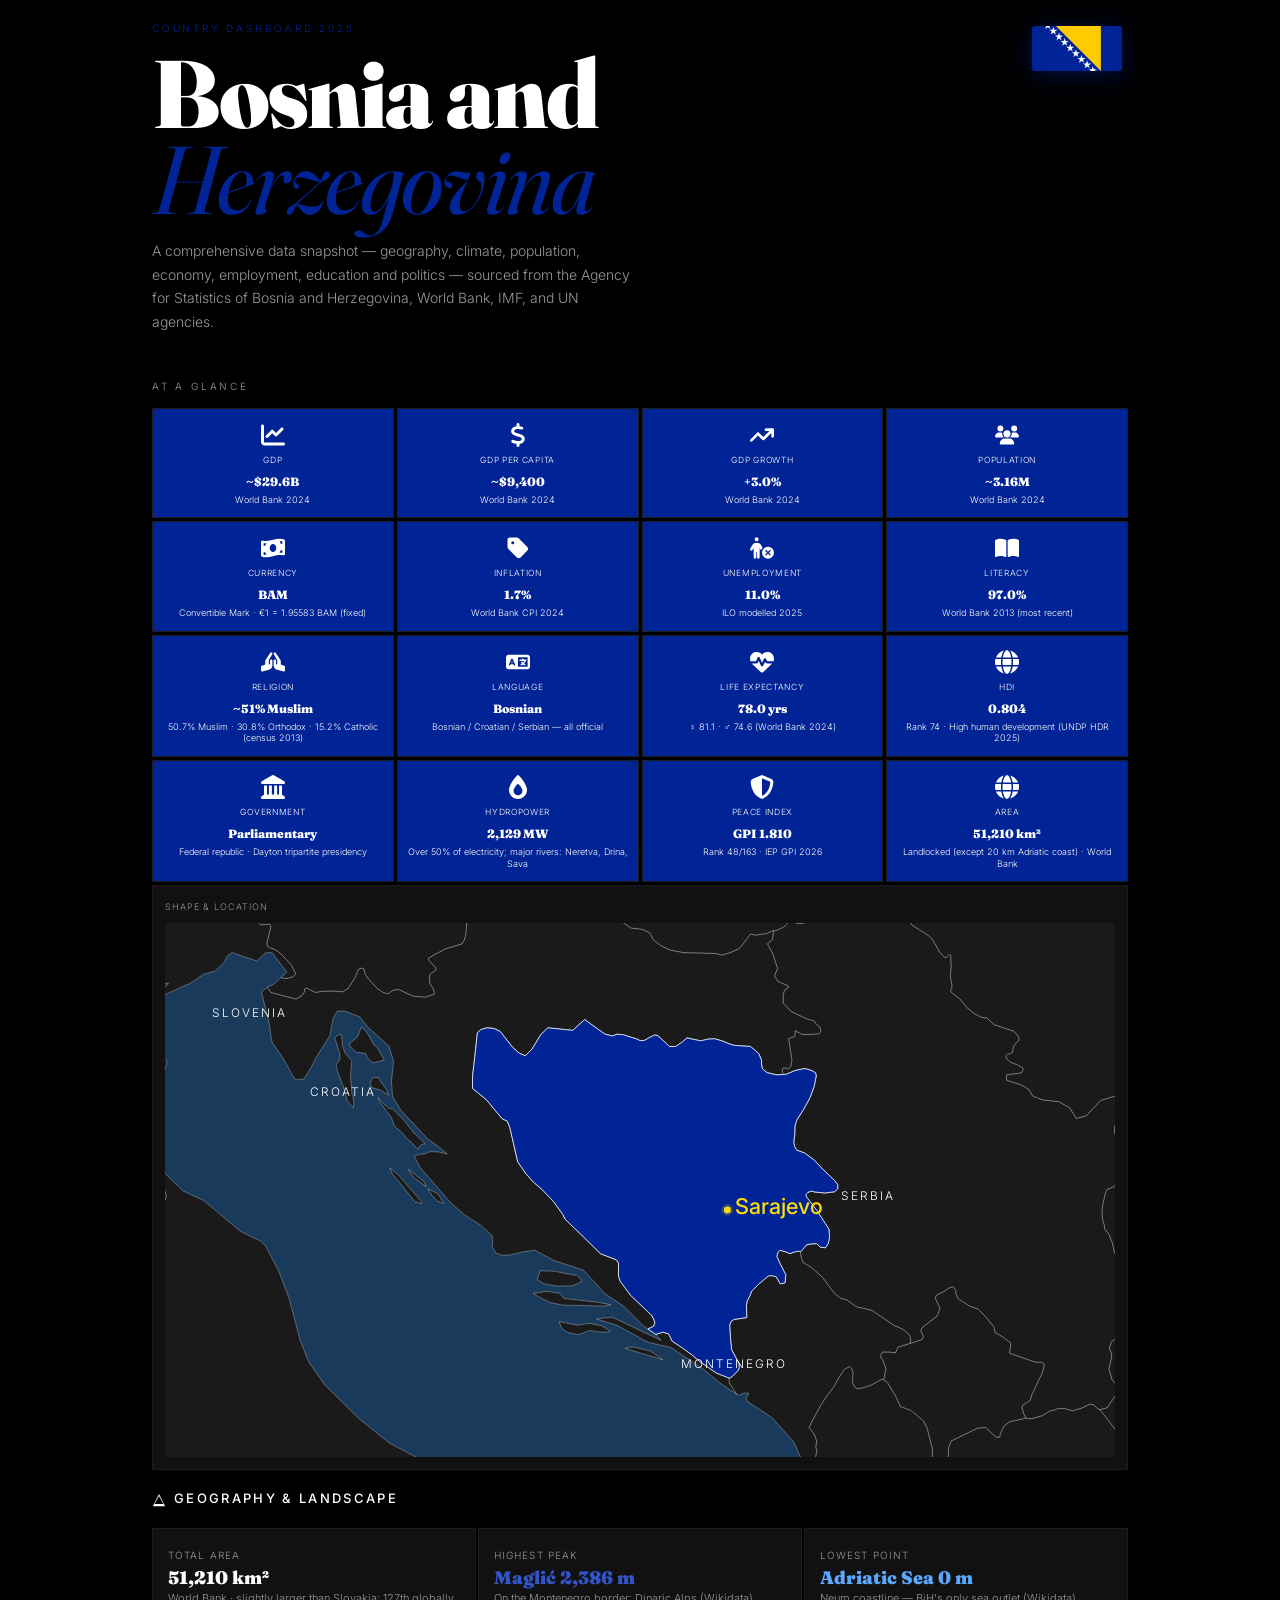
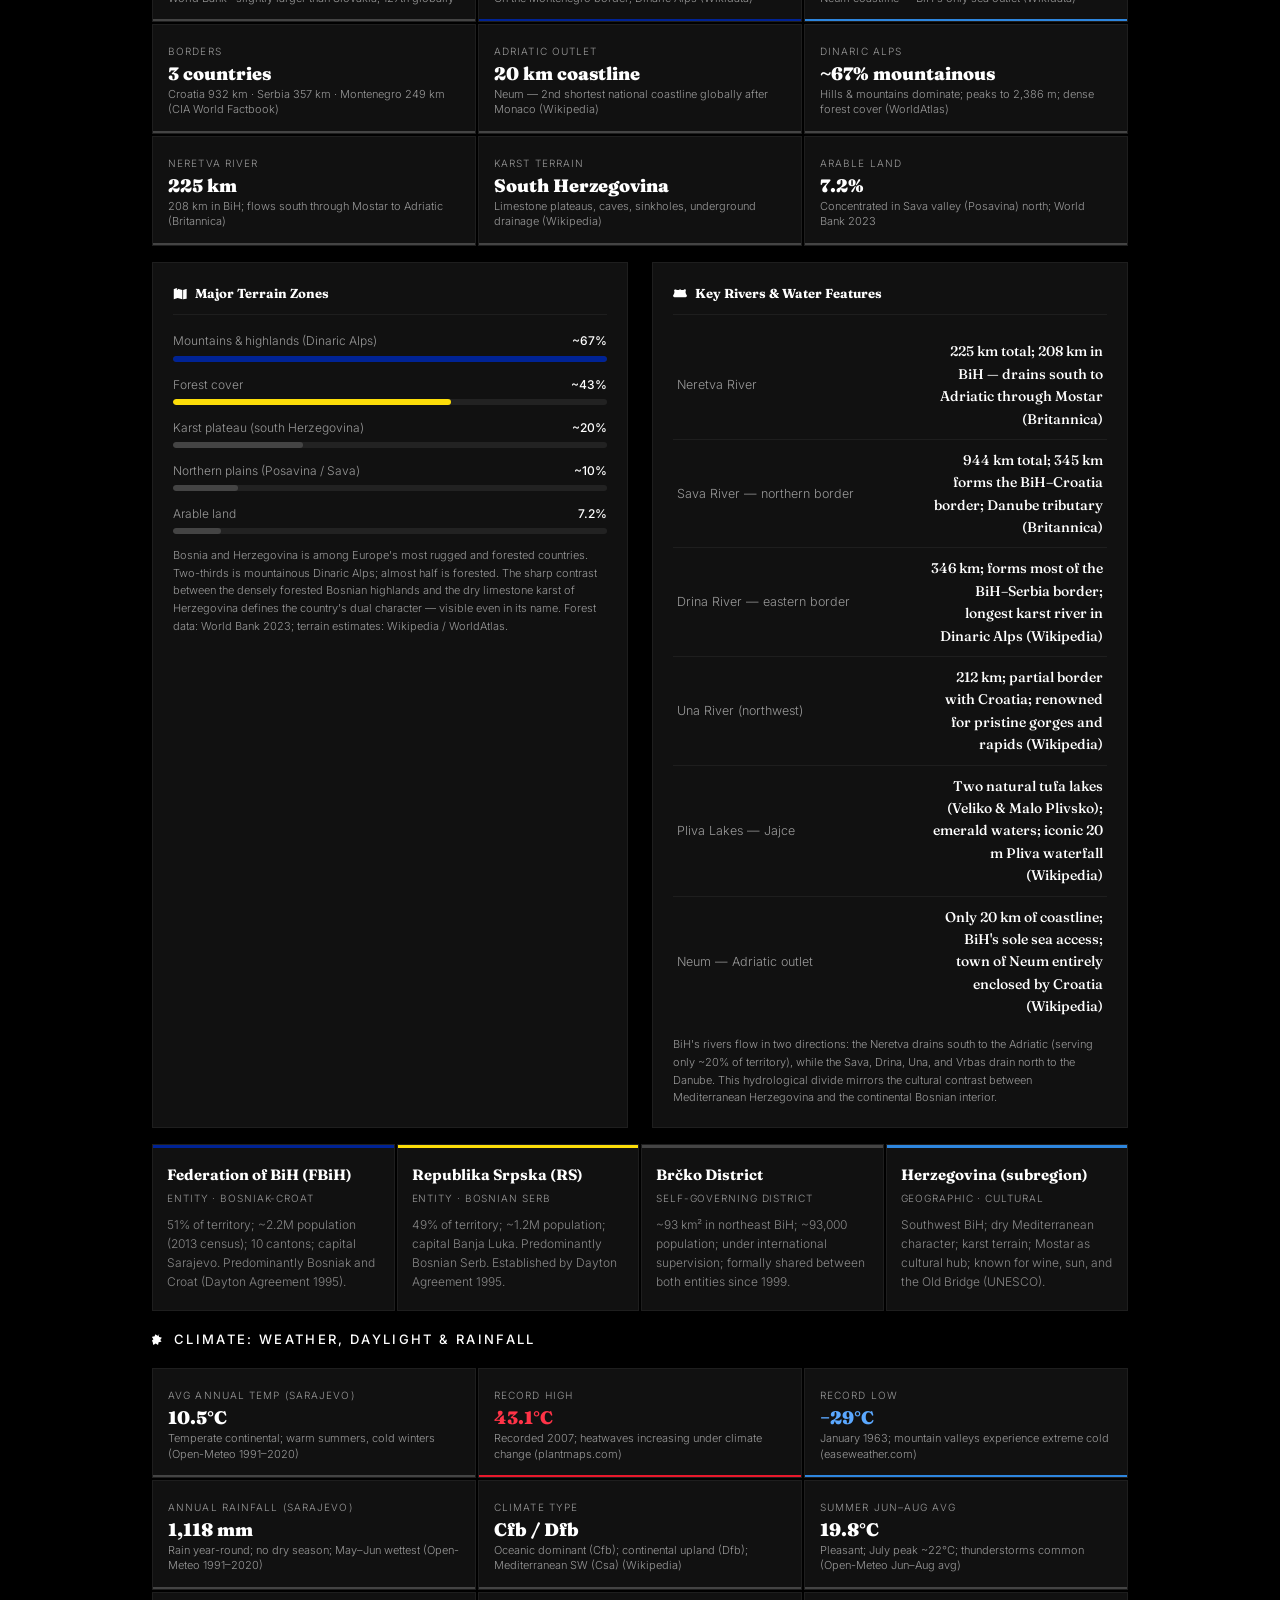
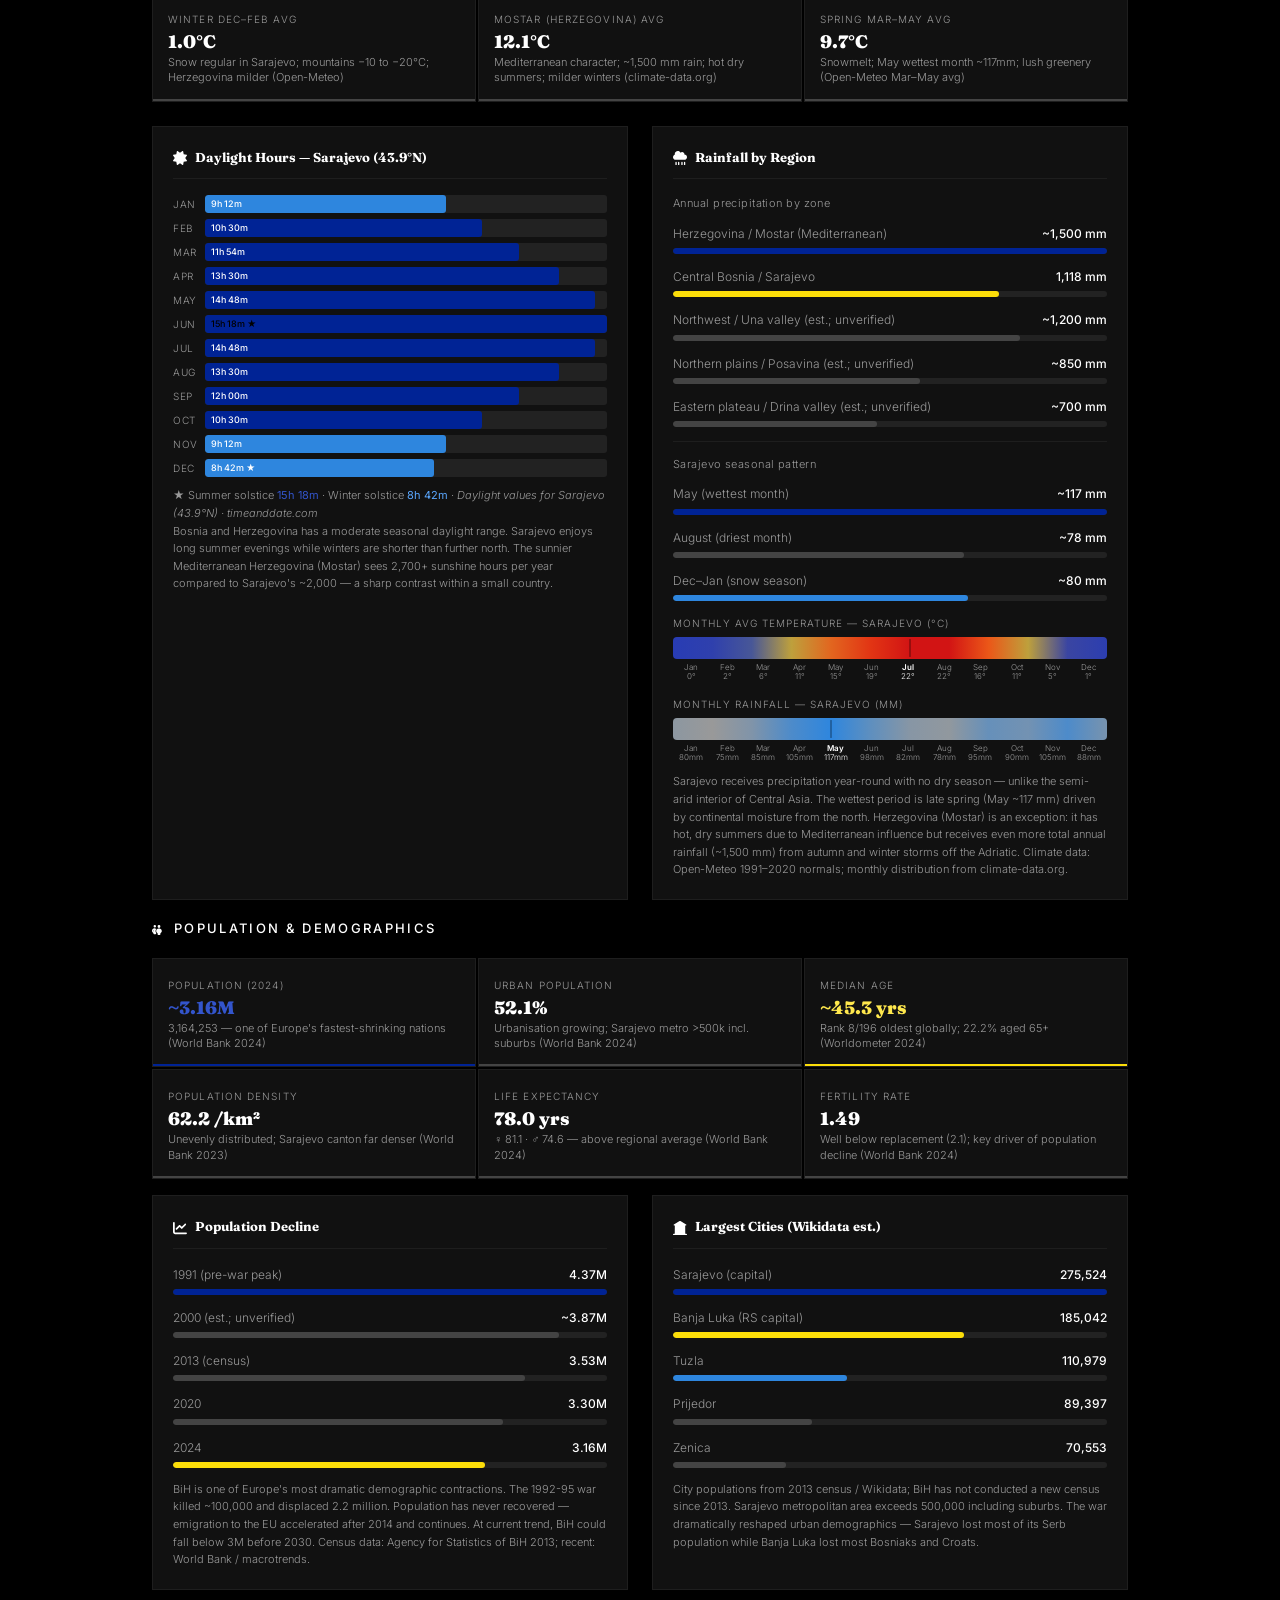
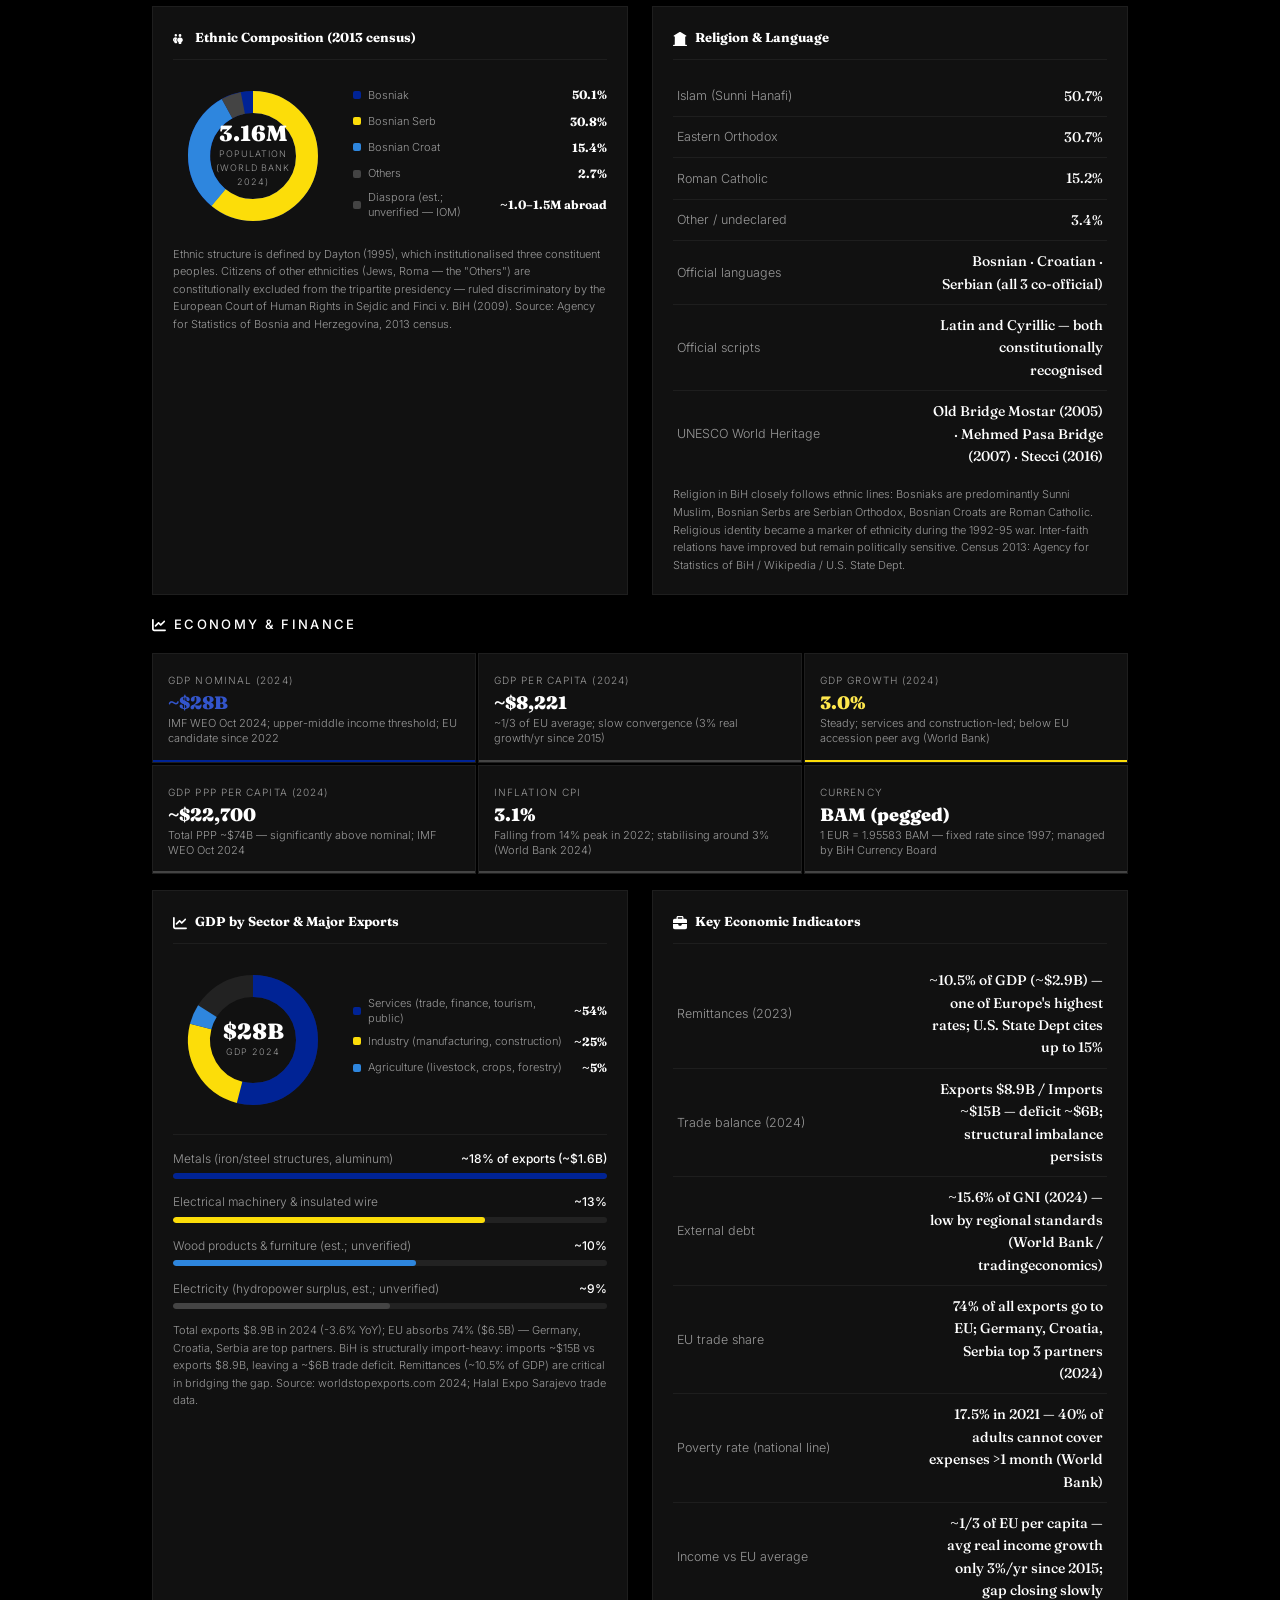
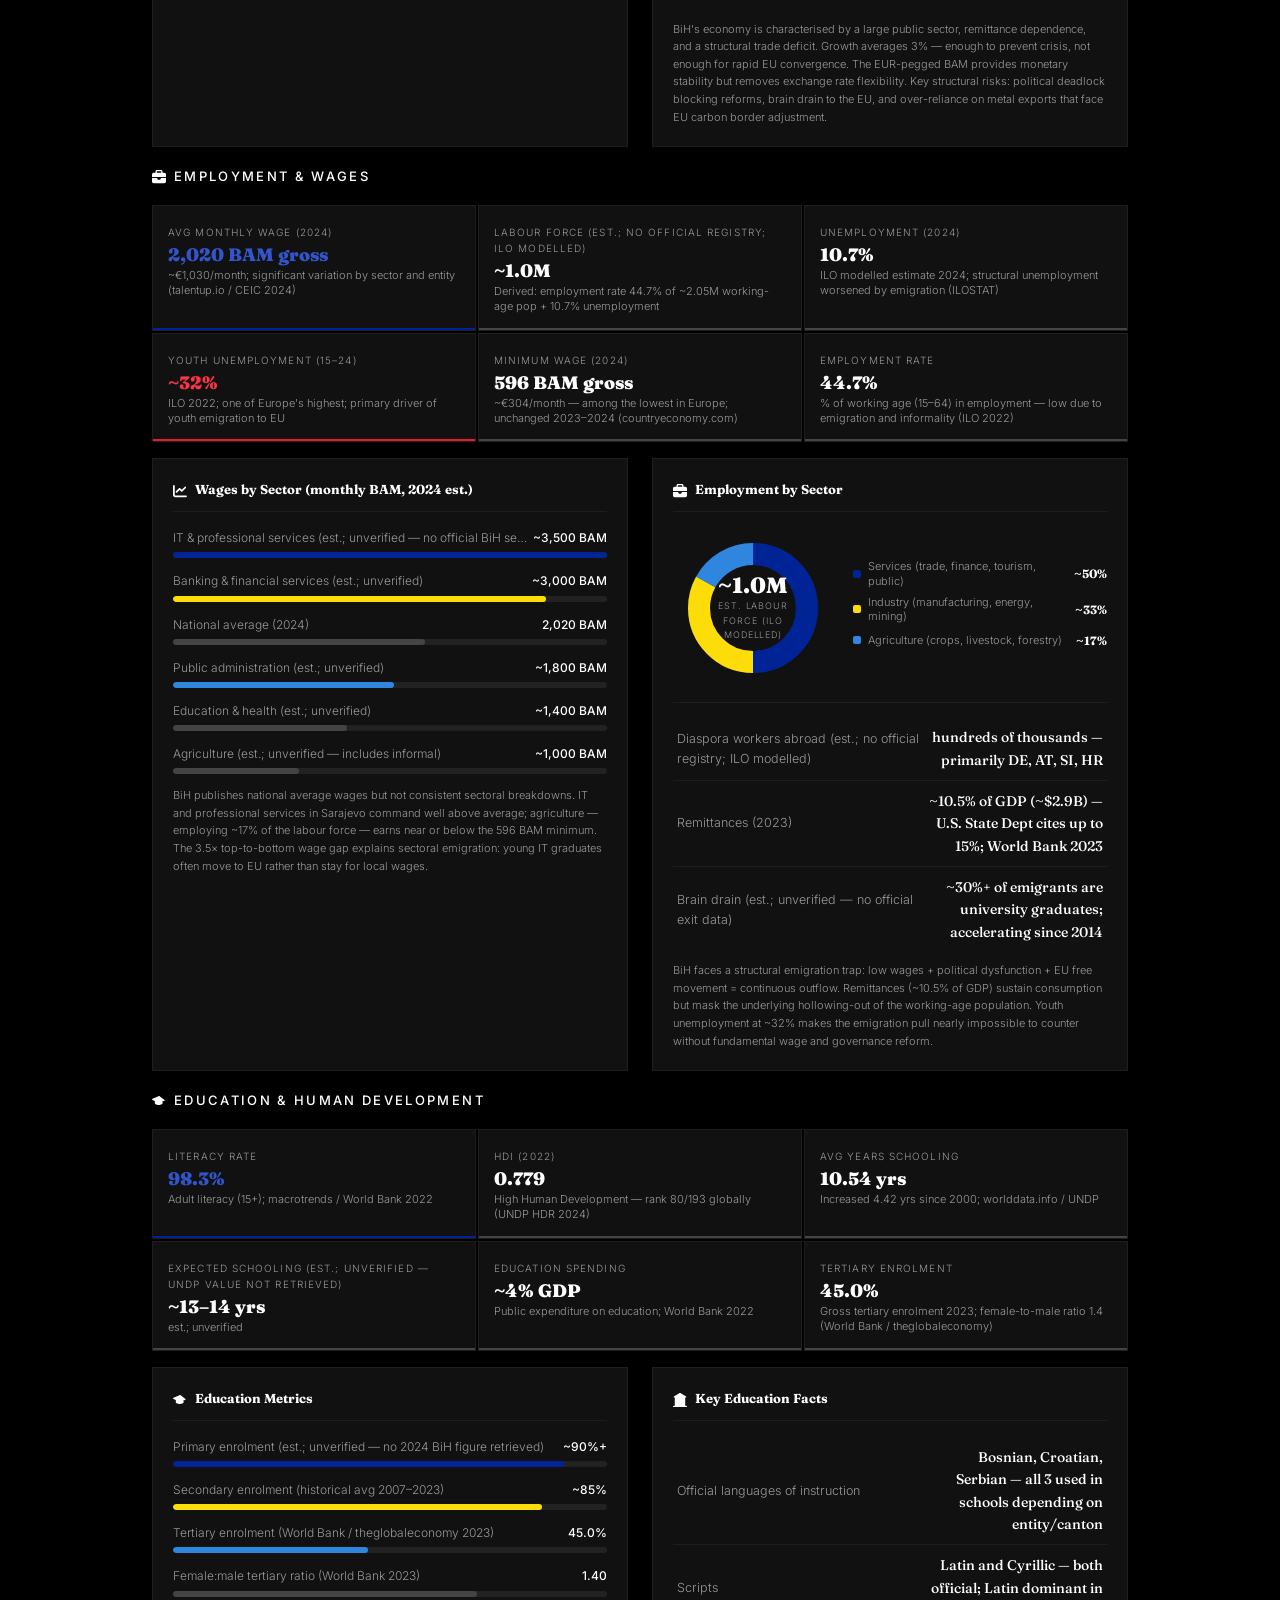
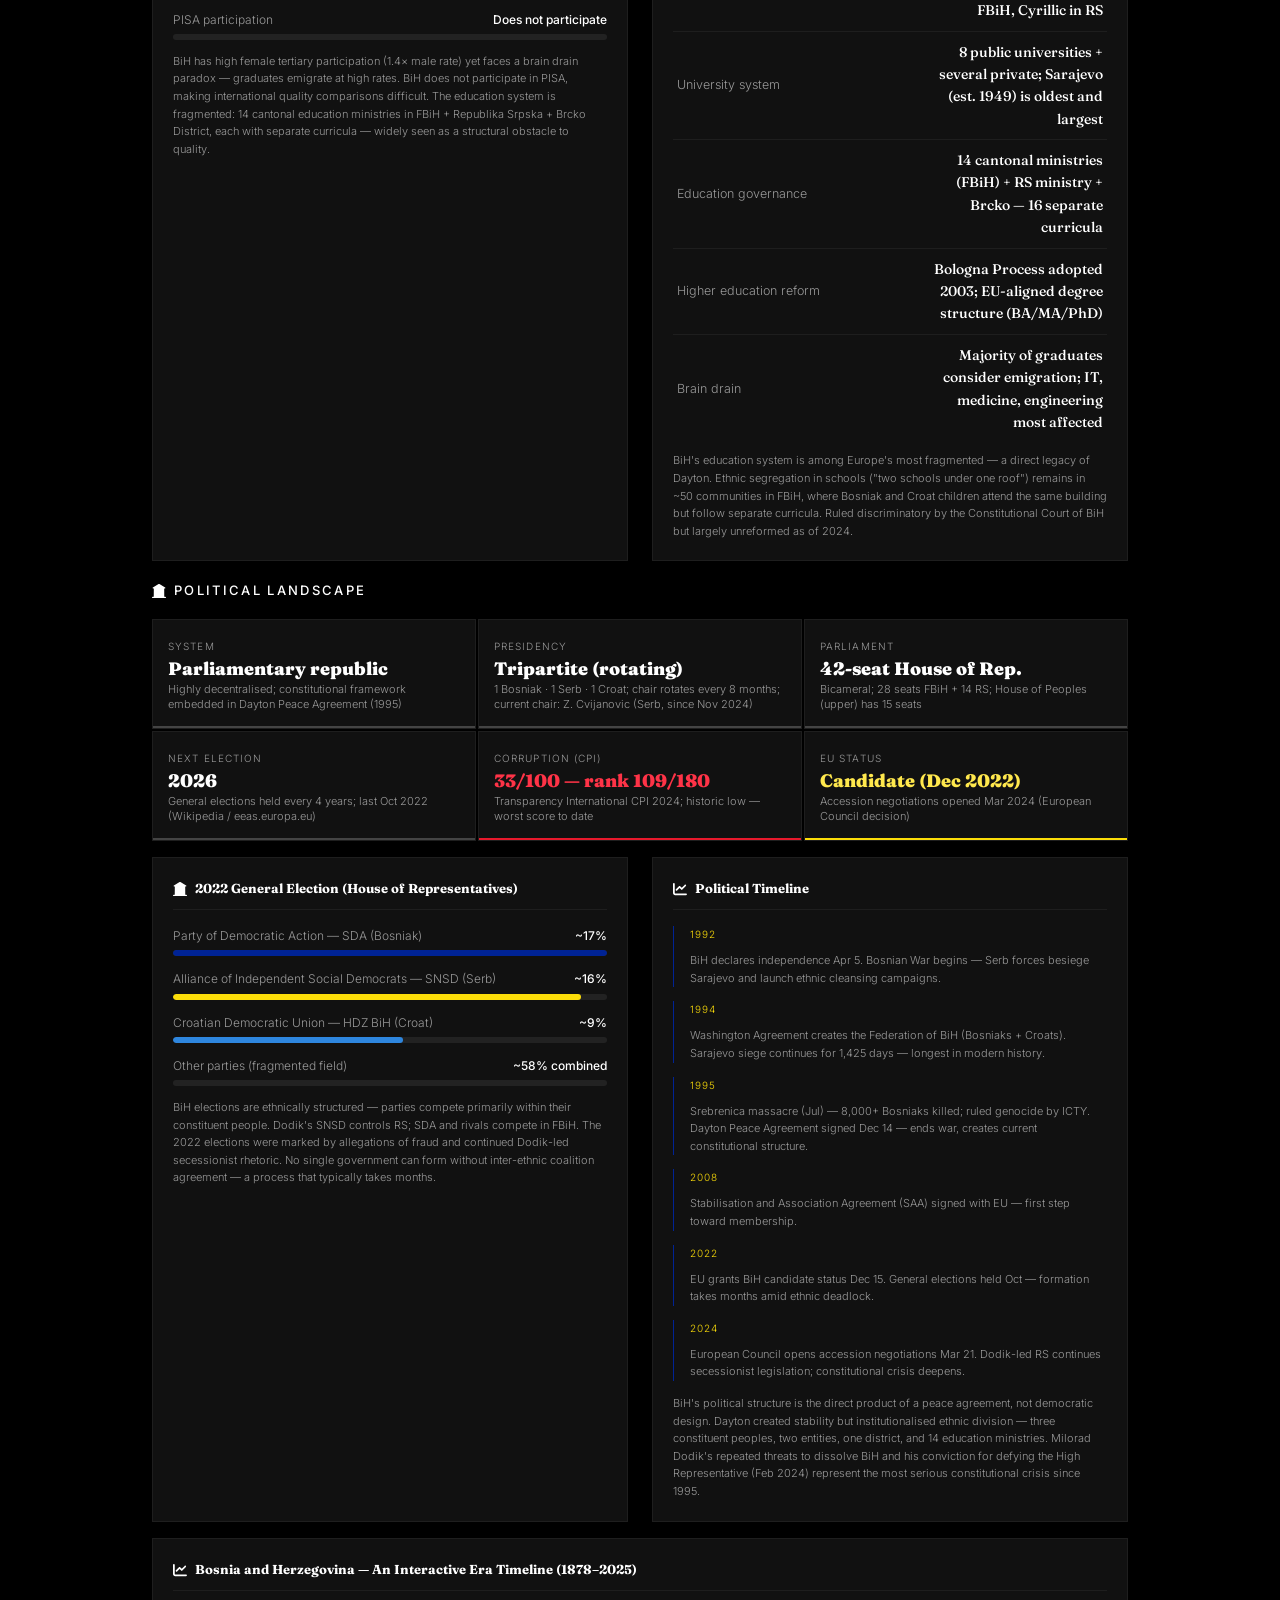
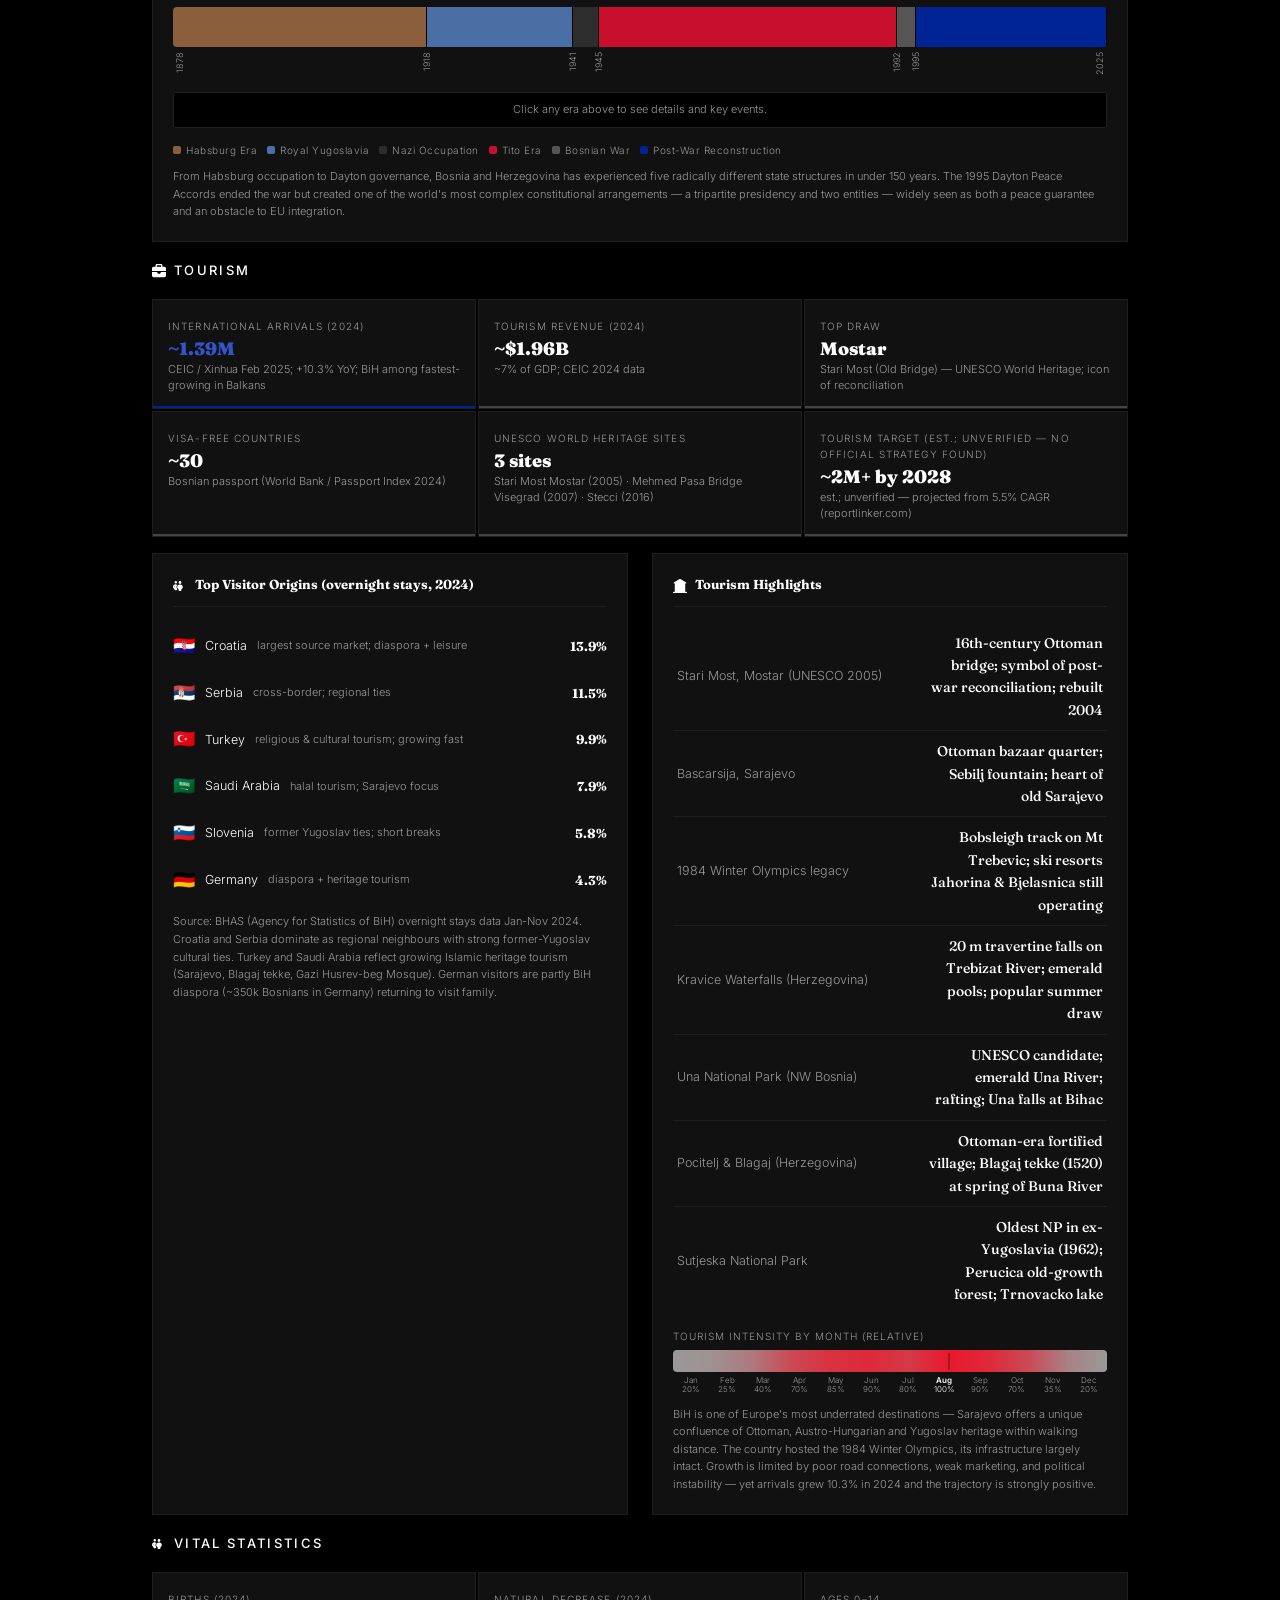
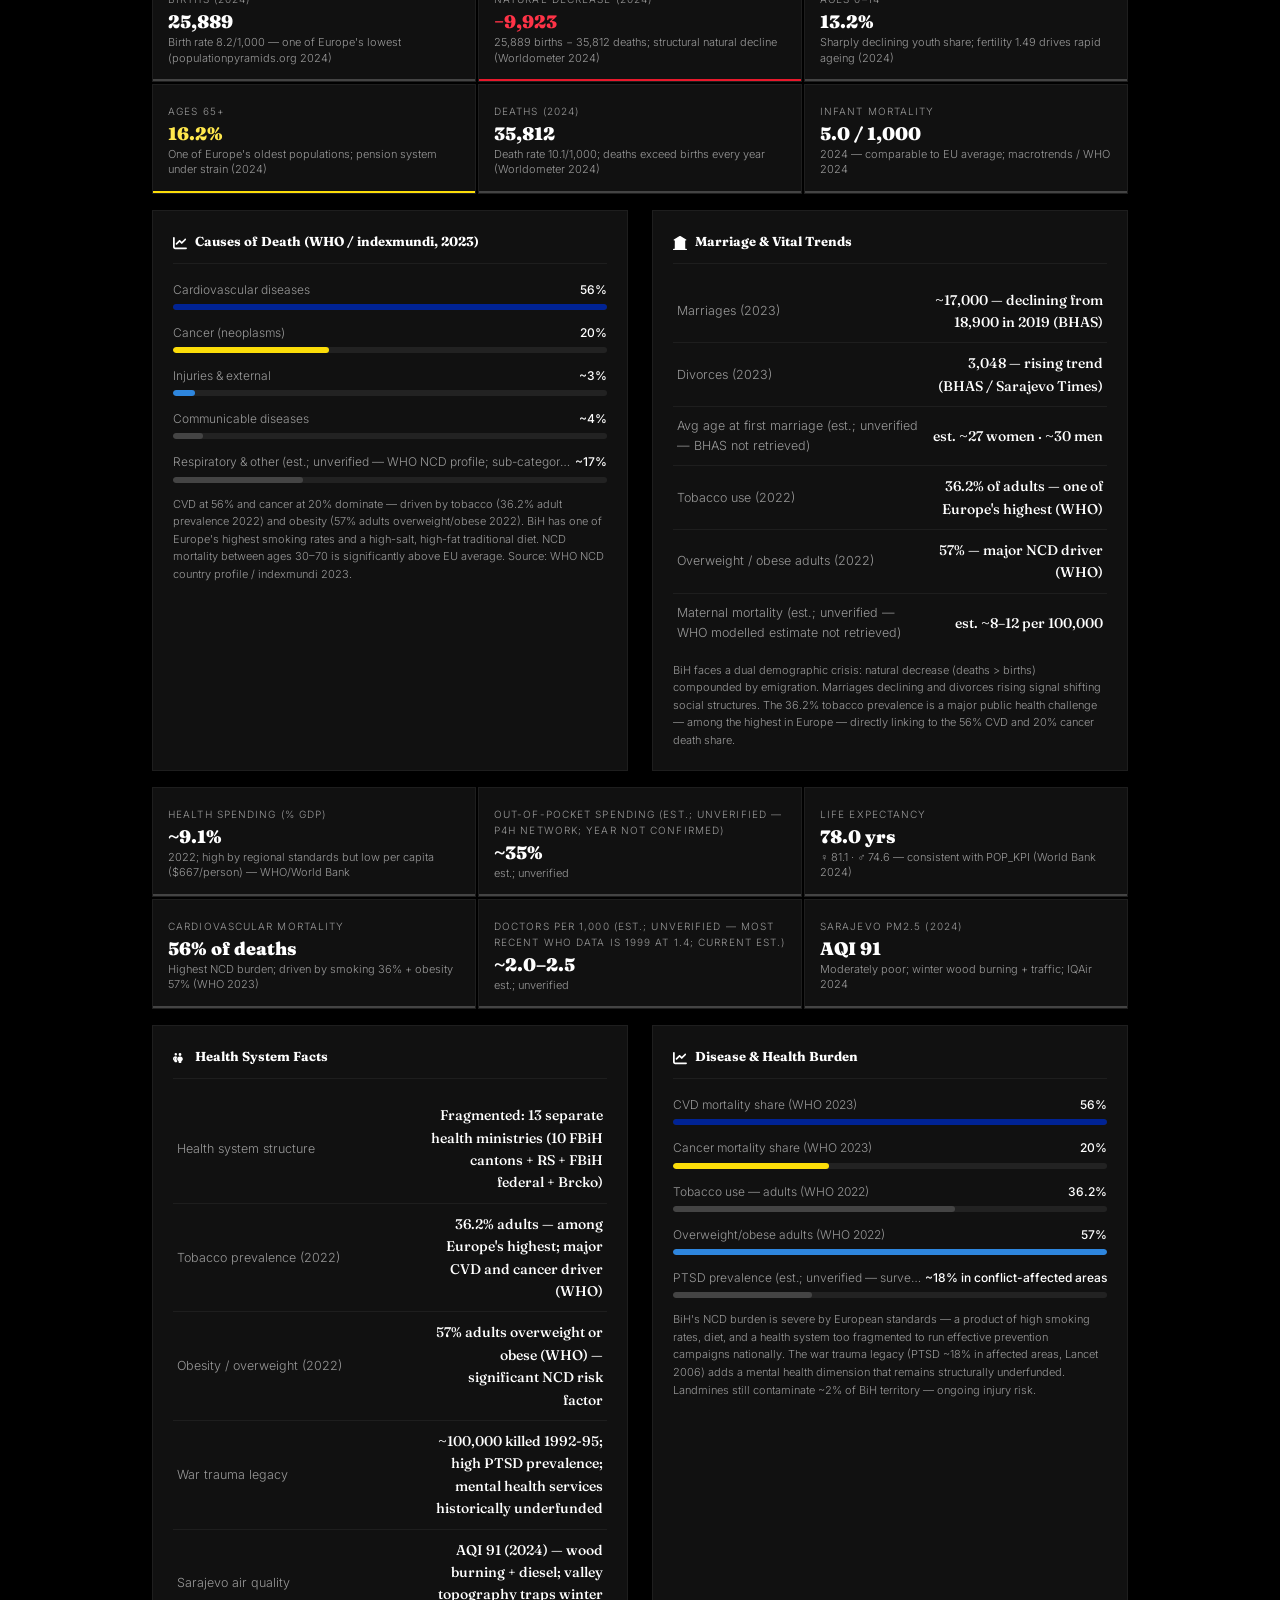
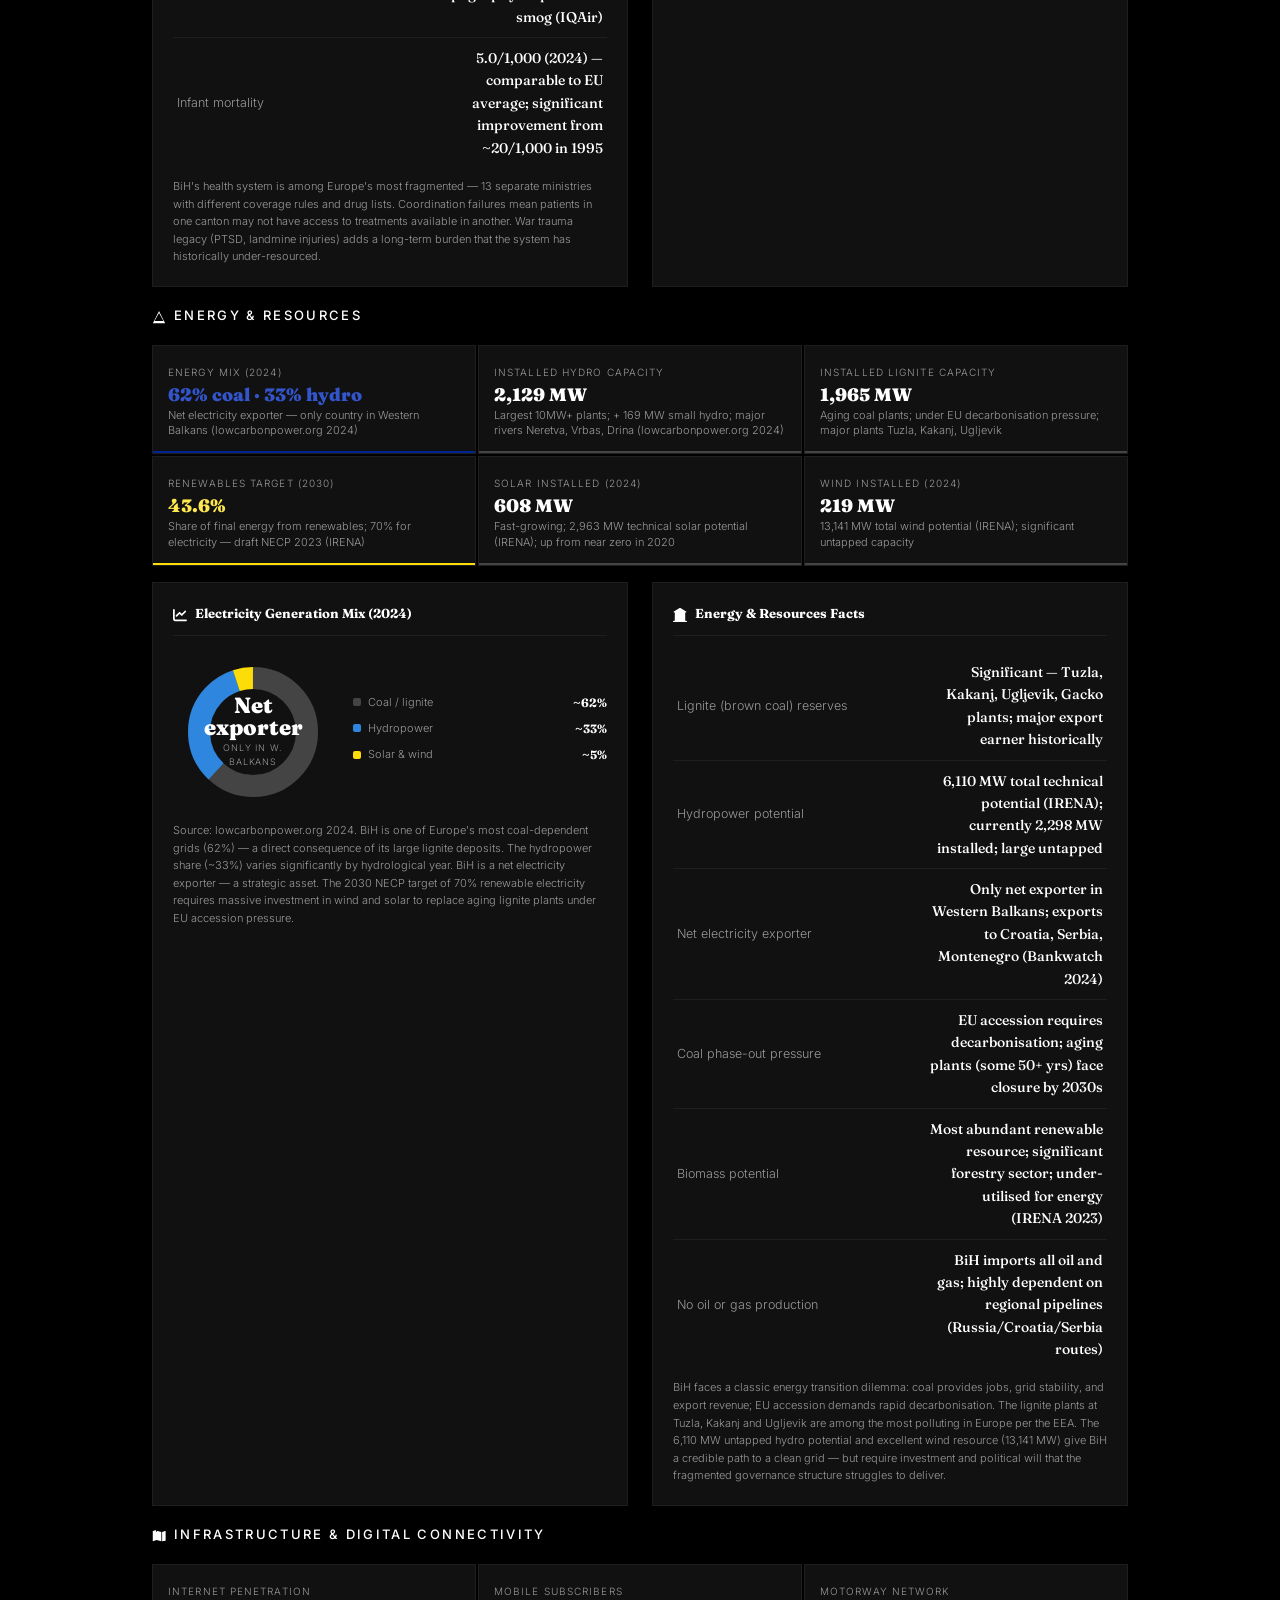
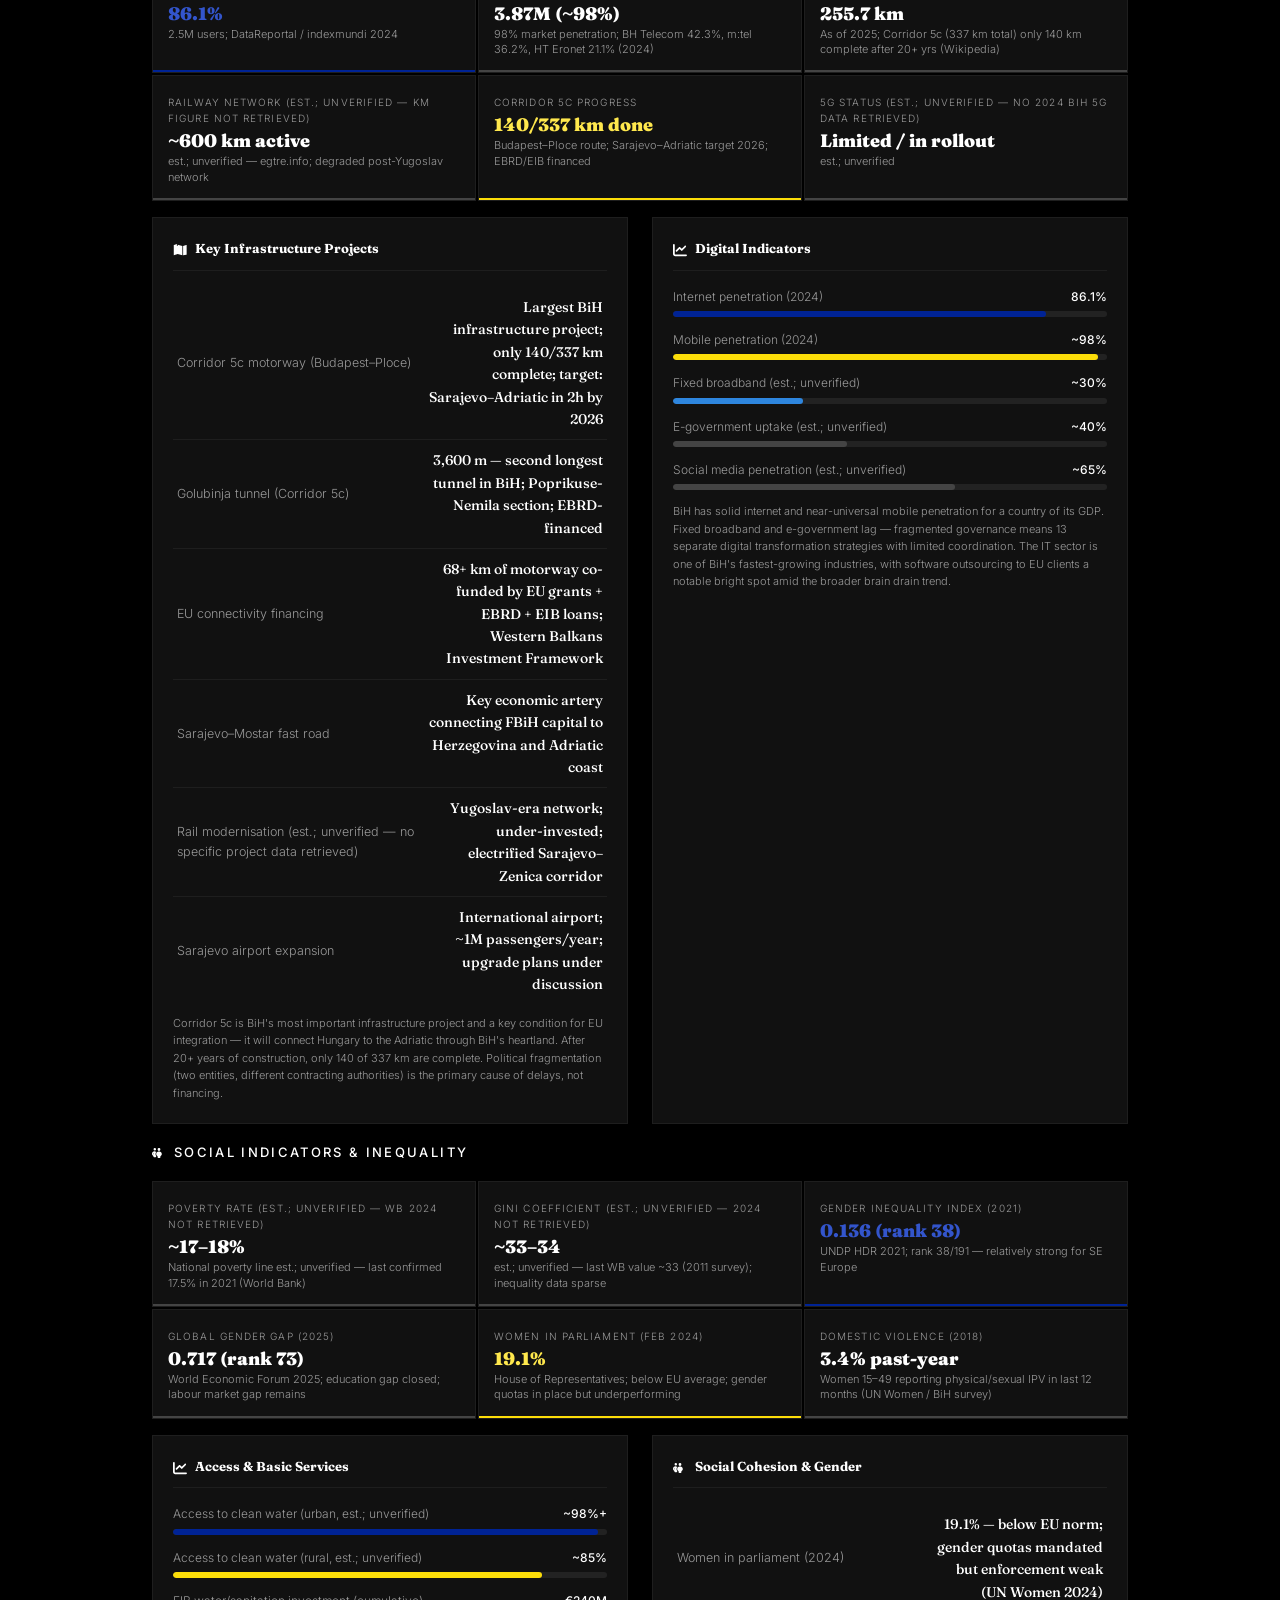
<file: dashboards/bosnia-and-herzegovina.html>
<!DOCTYPE html>
<html lang="en">
  <head>
    <meta charset="utf-8"/>
    <meta content="width=device-width, initial-scale=1.0" name="viewport"/>
    <title>BosniaAndHerzegovina Dashboard</title>
    <link href="https://cdn.jsdelivr.net/npm/bootstrap@5.3.3/dist/css/bootstrap.min.css" rel="stylesheet"/>
    <style>
      @import url('https://fonts.googleapis.com/css2?family=Fraunces:ital,opsz,wght@0,9..144,300;0,9..144,700;0,9..144,900;1,9..144,400&family=Inter:wght@300;400;500&display=swap');
      * { box-sizing: border-box; margin: 0; padding: 0; }
      html, body { overflow-x: hidden; }
      body { background: #000; }
      .dash { background:#000; color:#fff; font-family:'Inter',sans-serif; font-weight:300; line-height:1.6; padding: 0 22px 80px; max-width:1020px; margin:0 auto; overflow-x: hidden; }
      @keyframes up { from { opacity:0; transform:translateY(10px); } to { opacity:1; transform:none; } }
      .kpi { animation: up .4s ease forwards; opacity:0; }
      .row.g-1 { --bs-gutter-x: 2px; --bs-gutter-y: 2px; margin-bottom: 2px; }
      .subnote { font-size:11px; color:#999; margin-top:10px; margin-bottom:0; line-height:1.6; }
      .panel-sublabel { font-size:11px; color:#999; margin-bottom:11px; letter-spacing:0.04em; }
      .section-icon { color:#fff; font-size:16px; flex-shrink:0; }
      .section-title { font-size:13px; letter-spacing:0.18em; text-transform:uppercase; color:#fff; font-weight:500; }
      .panel { background:#111; border:1px solid #1e1e1e; padding:20px; height:100%; }
      .panel-title { font-family:'Fraunces',serif; font-weight:700; font-size:13px; color:#fff; margin-bottom:16px; padding-bottom:11px; border-bottom:1px solid #1e1e1e; display:flex; align-items:center; gap:8px; }
      .panel-title-icon { color:#fff; flex-shrink:0; }
      .bar { margin-bottom:13px; }
      .bar-header { display:flex; justify-content:space-between; align-items:baseline; font-size:12px; color:#999; margin-bottom:5px; gap:4px; }
      .bar-label { overflow:hidden; text-overflow:ellipsis; white-space:nowrap; flex:1; }
      .bar-value { color:#fff; font-weight:500; flex-shrink:0; white-space:nowrap; }
      .bar-track { height:6px; background:#222; border-radius:3px; overflow:hidden; }
      .bar-fill { height:100%; border-radius:3px; }
      .tbl { width:100%; border-collapse:collapse; table-layout:fixed; }
      .tbl td:first-child { padding:9px 4px; font-size:12.5px; color:#999; width:58%; overflow-wrap:break-word; }
      .tbl td:last-child { padding:9px 4px; font-size:14px; color:#fff; font-weight:500; text-align:right; font-family:'Fraunces',serif; overflow-wrap:break-word; }
      .kpi { background:#111; border:1px solid #1e1e1e; padding:18px 15px 15px; position:relative; overflow:hidden; width:100%; flex:1; }
      .kpi-accent { position:absolute; bottom:0; left:0; right:0; height:2px; }
      .kpi-label { font-size:10px; letter-spacing:0.11em; text-transform:uppercase; color:#999; margin-bottom:6px; }
      .kpi-value { font-family:'Fraunces',serif; font-weight:900; font-size:18px; line-height:1; margin-bottom:4px; word-break:break-word; }
      .kpi-sub { font-size:11px; color:#999; line-height:1.4; }
      .regcard { background:#111; border:1px solid #1e1e1e; padding:18px 14px; position:relative; overflow:hidden; height:100%; }
      .regcard-stripe { position:absolute; top:0; left:0; right:0; height:3px; }
      .regcard-name { font-family:'Fraunces',serif; font-weight:700; font-size:15px; color:#fff; margin-bottom:3px; }
      .regcard-type { font-size:10px; letter-spacing:0.09em; text-transform:uppercase; color:#999; margin-bottom:9px; }
      .regcard-desc { font-size:12px; color:#888; line-height:1.6; }
      .dlrow { display:flex; align-items:center; gap:8px; margin-bottom:6px; }
      .dlrow-mo { font-size:10px; letter-spacing:0.05em; text-transform:uppercase; color:#999; width:24px; flex-shrink:0; }
      .dlrow-track { flex:1; height:18px; background:#222; border-radius:3px; overflow:hidden; min-width:0; }
      .dlrow-fill { height:100%; border-radius:3px; display:flex; align-items:center; padding-left:6px; }
      .dlrow-label { font-size:9px; font-weight:500; white-space:nowrap; overflow:hidden; }
      #top { padding:20px 0 0; display:grid; grid-template-columns:1fr minmax(0,96px); align-items:end; gap:16px; margin-bottom:8px; }
      .top-eyebrow { font-size:10px; letter-spacing:0.28em; text-transform:uppercase; color:#002395; margin-bottom:14px; }
      #top h1 { font-family:'Fraunces',serif; font-weight:900; font-size:clamp(44px,9vw,96px); line-height:0.9; letter-spacing:-0.02em; margin-bottom:16px; }
      #top h1 em { font-style:italic; color:#002395; font-weight:400; }
      .top-desc { font-size:14px; color:#999; max-width:480px; line-height:1.7; }
      .top-flag { align-self:flex-start; margin-top:6px; }
      #glance { margin:28px 0 8px; }
      .glance-eyebrow { font-size:10px; letter-spacing:0.28em; text-transform:uppercase; color:#999; margin-bottom:14px; }
      .glance-grid { display:grid; grid-template-columns:1fr 1fr 1fr 1fr; gap:3px; }
      .glance-tile { background:#002395; border:1px solid #1e1e1e; padding:14px 8px 12px; position:relative; overflow:hidden; display:flex; flex-direction:column; align-items:center; text-align:center; }
      .glance-tile-icon { margin-bottom:7px; line-height:1; }
      .glance-tile-label { font-size:8.5px; letter-spacing:0.08em; text-transform:uppercase; color:#fff; margin-bottom:4px; }
      .glance-tile-value { font-family:'Fraunces',serif; font-weight:900; font-size:12px; color:#fff; margin-bottom:3px; word-break:break-word; }
      .glance-tile-note { font-size:9px; color:#fff; line-height:1.3; }
      .glance-map-tile { background:#111; border:1px solid #1e1e1e; padding:14px 12px 12px; position:relative; overflow:hidden; grid-column:span 4; }
      .glance-map-label { font-size:9px; letter-spacing:0.1em; text-transform:uppercase; color:#999; margin-bottom:8px; }
      .glance-map-container { position:relative; width:100%; aspect-ratio:16/9; overflow:hidden; border-radius:4px; }
      .glance-map-container svg { width:100%; height:100%; display:block; }
      .glance-map-loading { position:absolute; inset:0; display:flex; align-items:center; justify-content:center; color:#999; font-size:11px; }
      .divider { height:1px; background:#1e1e1e; margin:14px 0; }
      #footer { padding:8px 0 0; margin-top:8px; }
      .footer-sources { font-size:10.5px; color:#555; line-height:1.7; }
      .footer-legal { font-size:9.5px; color:#444; margin-top:6px; line-height:1.6; text-align:center; }
      .timeline-item { padding-left:16px; border-left:1px solid #002395; margin-bottom:14px; }
      .timeline-year { font-size:10px; letter-spacing:0.11em; color:#FCDD09; text-transform:uppercase; margin-bottom:2px; }
      .country-row { display:flex; align-items:center; gap:10px; padding:9px 0; }
      .country-flag { font-size:18px; flex-shrink:0; }
      .country-name { font-size:12.5px; color:#fff; flex-shrink:0; }
      .country-val { font-size:11px; color:#999; flex:1; }
      .country-pct { font-family:'Fraunces',serif; font-weight:700; font-size:13px; color:#fff; flex-shrink:0; }
      .era-bar { display:flex; height:40px; border-radius:4px; overflow:hidden; }
      .era-seg { cursor:pointer; transition:background 0.2s; flex-shrink:0; border-right:1px solid #000; }
      .era-labels { position:relative; height:28px; margin-top:5px; }
      .era-year-label { position:absolute; top:0; font-size:9px; color:#999; white-space:nowrap; writing-mode:vertical-lr; }
      .era-2025 { position:absolute; right:0; top:0; font-size:9px; color:#999; white-space:nowrap; writing-mode:vertical-lr; transform:scaleX(-1) scaleY(-1); }
      #era-placeholder { background:#000; border:1px solid #1e1e1e; padding:8px 16px; border-radius:2px; margin-top:12px; font-size:11px; color:#999; text-align:center; }
      .era-panel { background:#000; border:1px solid #1e1e1e; padding:16px 18px; border-radius:2px; margin-top:12px; }
      .era-panel-header { display:flex; justify-content:space-between; align-items:baseline; margin-bottom:8px; flex-wrap:wrap; gap:6px; }
      .era-year-range { font-size:10px; letter-spacing:0.15em; text-transform:uppercase; margin-bottom:3px; }
      .era-panel-label { font-family:'Fraunces',serif; font-weight:700; font-size:17px; color:#fff; }
      .era-duration { font-family:'Fraunces',serif; font-weight:900; font-size:24px; opacity:0.4; }
      .era-desc { font-size:12px; color:#999; line-height:1.7; margin-bottom:12px; }
      .era-events { display:flex; flex-direction:column; gap:5px; }
      .era-event { display:flex; align-items:flex-start; gap:8px; }
      .era-bullet { width:4px; height:4px; border-radius:50%; margin-top:5px; flex-shrink:0; }
      .era-event-text { font-size:11.5px; color:#fff; line-height:1.5; }
      .era-legend { display:flex; flex-wrap:wrap; gap:10px; margin-top:14px; }
      .era-leg { display:flex; align-items:center; gap:5px; cursor:pointer; }
      .era-swatch { width:8px; height:8px; border-radius:2px; flex-shrink:0; }
      .era-leg-lbl { font-size:10px; color:#999; letter-spacing:0.05em; }
    </style>
  </head>
  <body style="margin:0;background:#000">
    <div class="dash">
      <div id="top">
        <div>
          <div class="top-eyebrow">
            Country Dashboard 2025
          </div>
          <h1>
            Bosnia and <em>Herzegovina</em>
          </h1>
          <p class="top-desc">
            A comprehensive data snapshot — geography, climate, population, economy, employment, education and politics — sourced from the Agency for Statistics of Bosnia and Herzegovina, World Bank, IMF, and UN agencies.
          </p>
        </div>
        <div class="top-flag">
          <div style="width:90px;height:45px;border-radius:3px;overflow:hidden;box-shadow:0 4px 24px rgba(0,35,149,.45);flex-shrink:0;position:relative">
            <svg height="45" viewbox="0 0 16 8" width="90" xmlns="http://www.w3.org/2000/svg" xmlns:xlink="http://www.w3.org/1999/xlink">
              <rect fill="#002395" height="8" width="16">
              </rect>
              <path d="m4.24,0h8v8z" fill="#fecb00">
              </path>
              <g id="bih-sg">
                <path d="M2.353283,0.5248529 2.8,-0.85 3.246717,0.524853 2.077197,-0.324853H3.522803z" fill="#fff" id="bih-s">
                </path>
                <use x="1" xlink:href="#bih-s" y="1">
                </use>
                <use x="2" xlink:href="#bih-s" y="2">
                </use>
              </g>
              <use x="3" xlink:href="#bih-sg" y="3">
              </use>
              <use x="6" xlink:href="#bih-sg" y="6">
              </use>
            </svg>
          </div>
        </div>
      </div>
      <div id="glance">
        <div class="glance-eyebrow">
          At a glance
        </div>
        <div class="glance-grid">
          <div class="glance-tile">
            <div class="glance-tile-icon">
              <svg fill="#fff" height="24" viewbox="0 0 512 512" width="24" xmlns="http://www.w3.org/2000/svg">
                <path d="M64 64c0-17.7-14.3-32-32-32S0 46.3 0 64L0 400c0 44.2 35.8 80 80 80l400 0c17.7 0 32-14.3 32-32s-14.3-32-32-32L80 416c-8.8 0-16-7.2-16-16L64 64zm406.6 86.6c12.5-12.5 12.5-32.8 0-45.3s-32.8-12.5-45.3 0L320 210.7l-57.4-57.4c-12.5-12.5-32.8-12.5-45.3 0l-112 112c-12.5 12.5-12.5 32.8 0 45.3s32.8 12.5 45.3 0L240 221.3l57.4 57.4c12.5 12.5 32.8 12.5 45.3 0l128-128z">
                </path>
              </svg>
            </div>
            <div class="glance-tile-label">
              GDP
            </div>
            <div class="glance-tile-value">
              ~$29.6B
            </div>
            <div class="glance-tile-note">
              World Bank 2024
            </div>
          </div>
          <div class="glance-tile">
            <div class="glance-tile-icon">
              <svg fill="#fff" height="24" viewbox="0 0 320 512" width="24" xmlns="http://www.w3.org/2000/svg">
                <path d="M160 0c17.7 0 32 14.3 32 32l0 35.7c1.6 .2 3.1 .4 4.7 .7c.4 .1 .7 .1 1.1 .2l48 8.8c17.4 3.2 28.9 19.9 25.7 37.2s-19.9 28.9-37.2 25.7l-47.5-8.7c-31.3-4.6-58.9-1.5-78.3 6.2s-27.2 18.3-29 28.1c-2 10.7-.5 16.7 1.2 20.4c1.8 3.9 5.5 8.3 12.8 13.2c16.3 10.7 41.3 17.7 73.7 26.3l2.9 .8c28.6 7.6 63.6 16.8 89.6 33.8c14.2 9.3 27.6 21.9 35.9 39.5c8.5 17.9 10.3 37.9 6.4 59.2c-6.9 38-33.1 63.4-65.6 76.7c-13.7 5.6-28.6 9.2-44.4 11l0 33.4c0 17.7-14.3 32-32 32s-32-14.3-32-32l0-34.9c-.4-.1-.9-.1-1.3-.2l-.2 0s0 0 0 0c-24.4-3.8-64.5-14.3-91.5-26.3c-16.1-7.2-23.4-26.1-16.2-42.2s26.1-23.4 42.2-16.2c20.9 9.3 55.3 18.5 75.2 21.6c31.9 4.7 58.2 2 76-5.3c16.9-6.9 24.6-16.9 26.8-28.9c1.9-10.6 .4-16.7-1.3-20.4c-1.9-4-5.6-8.4-13-13.3c-16.4-10.7-41.5-17.7-74-26.3l-2.8-.7s0 0 0 0C119.4 279.3 84.4 270 58.4 253c-14.2-9.3-27.5-22-35.8-39.6c-8.4-17.9-10.1-37.9-6.1-59.2C23.7 116 52.3 91.2 84.8 78.3c13.3-5.3 27.9-8.9 43.2-11L128 32c0-17.7 14.3-32 32-32z">
                </path>
              </svg>
            </div>
            <div class="glance-tile-label">
              GDP per Capita
            </div>
            <div class="glance-tile-value">
              ~$9,400
            </div>
            <div class="glance-tile-note">
              World Bank 2024
            </div>
          </div>
          <div class="glance-tile">
            <div class="glance-tile-icon">
              <svg fill="#fff" height="24" viewbox="0 0 576 512" width="24" xmlns="http://www.w3.org/2000/svg">
                <path d="M384 160c-17.7 0-32-14.3-32-32s14.3-32 32-32l160 0c17.7 0 32 14.3 32 32l0 160c0 17.7-14.3 32-32 32s-32-14.3-32-32l0-82.7L342.6 374.6c-12.5 12.5-32.8 12.5-45.3 0L192 269.3 54.6 406.6c-12.5 12.5-32.8 12.5-45.3 0s-12.5-32.8 0-45.3l160-160c12.5-12.5 32.8-12.5 45.3 0L320 306.7 466.7 160 384 160z">
                </path>
              </svg>
            </div>
            <div class="glance-tile-label">
              GDP Growth
            </div>
            <div class="glance-tile-value">
              +3.0%
            </div>
            <div class="glance-tile-note">
              World Bank 2024
            </div>
          </div>
          <div class="glance-tile">
            <div class="glance-tile-icon">
              <svg fill="#fff" height="24" viewbox="0 0 640 512" width="24" xmlns="http://www.w3.org/2000/svg">
                <path d="M144 0a80 80 0 1 1 0 160A80 80 0 1 1 144 0zM512 0a80 80 0 1 1 0 160A80 80 0 1 1 512 0zM0 298.7C0 239.8 47.8 192 106.7 192l42.7 0c15.9 0 31 3.5 44.6 9.7c-1.3 7.2-1.9 14.7-1.9 22.3c0 38.2 16.8 72.5 43.3 96c-.2 0-.4 0-.7 0L21.3 320C9.6 320 0 310.4 0 298.7zM405.3 320c-.2 0-.4 0-.7 0c26.6-23.5 43.3-57.8 43.3-96c0-7.6-.7-15-1.9-22.3c13.6-6.3 28.7-9.7 44.6-9.7l42.7 0C592.2 192 640 239.8 640 298.7c0 11.8-9.6 21.3-21.3 21.3l-213.3 0zM224 224a96 96 0 1 1 192 0 96 96 0 1 1 -192 0zM128 485.3C128 411.7 187.7 352 261.3 352l117.3 0C452.3 352 512 411.7 512 485.3c0 14.7-11.9 26.7-26.7 26.7l-330.7 0c-14.7 0-26.7-11.9-26.7-26.7z">
                </path>
              </svg>
            </div>
            <div class="glance-tile-label">
              Population
            </div>
            <div class="glance-tile-value">
              ~3.16M
            </div>
            <div class="glance-tile-note">
              World Bank 2024
            </div>
          </div>
          <div class="glance-tile">
            <div class="glance-tile-icon">
              <svg fill="#fff" height="24" viewbox="0 0 576 512" width="24" xmlns="http://www.w3.org/2000/svg">
                <path d="M0 112.5L0 422.3c0 18 10.1 35 27 41.3c87 32.5 174 10.3 261-11.9c79.8-20.3 159.6-40.7 239.3-18.9c23 6.3 48.7-9.5 48.7-33.4l0-309.9c0-18-10.1-35-27-41.3C462 15.9 375 38.1 288 60.3C208.2 80.6 128.4 100.9 48.7 79.1C25.6 72.8 0 88.6 0 112.5zM288 352c-44.2 0-80-43-80-96s35.8-96 80-96s80 43 80 96s-35.8 96-80 96zM64 352c35.3 0 64 28.7 64 64l-64 0 0-64zm64-208c0 35.3-28.7 64-64 64l0-64 64 0zM512 304l0 64-64 0c0-35.3 28.7-64 64-64zM448 96l64 0 0 64c-35.3 0-64-28.7-64-64z">
                </path>
              </svg>
            </div>
            <div class="glance-tile-label">
              Currency
            </div>
            <div class="glance-tile-value">
              BAM
            </div>
            <div class="glance-tile-note">
              Convertible Mark · €1 = 1.95583 BAM (fixed)
            </div>
          </div>
          <div class="glance-tile">
            <div class="glance-tile-icon">
              <svg fill="#fff" height="24" viewbox="0 0 448 512" width="24" xmlns="http://www.w3.org/2000/svg">
                <path d="M0 80L0 229.5c0 17 6.7 33.3 18.7 45.3l176 176c25 25 65.5 25 90.5 0L418.7 317.3c25-25 25-65.5 0-90.5l-176-176c-12-12-28.3-18.7-45.3-18.7L48 32C21.5 32 0 53.5 0 80zm112 32a32 32 0 1 1 0 64 32 32 0 1 1 0-64z">
                </path>
              </svg>
            </div>
            <div class="glance-tile-label">
              Inflation
            </div>
            <div class="glance-tile-value">
              1.7%
            </div>
            <div class="glance-tile-note">
              World Bank CPI 2024
            </div>
          </div>
          <div class="glance-tile">
            <div class="glance-tile-icon">
              <svg fill="#fff" height="24" viewbox="0 0 576 512" width="24" xmlns="http://www.w3.org/2000/svg">
                <path d="M112 48a48 48 0 1 1 96 0 48 48 0 1 1 -96 0zm40 304l0 128c0 17.7-14.3 32-32 32s-32-14.3-32-32l0-223.1L59.4 304.5c-9.1 15.1-28.8 20-43.9 10.9s-20-28.8-10.9-43.9l58.3-97c17.4-28.9 48.6-46.6 82.3-46.6l29.7 0c33.7 0 64.9 17.7 82.3 46.6l44.9 74.7c-16.1 17.6-28.6 38.5-36.6 61.5c-1.9-1.8-3.5-3.9-4.9-6.3L232 256.9 232 480c0 17.7-14.3 32-32 32s-32-14.3-32-32l0-128-16 0zM432 224a144 144 0 1 1 0 288 144 144 0 1 1 0-288zm59.3 107.3c6.2-6.2 6.2-16.4 0-22.6s-16.4-6.2-22.6 0L432 345.4l-36.7-36.7c-6.2-6.2-16.4-6.2-22.6 0s-6.2 16.4 0 22.6L409.4 368l-36.7 36.7c-6.2 6.2-6.2 16.4 0 22.6s16.4 6.2 22.6 0L432 390.6l36.7 36.7c6.2 6.2 16.4 6.2 22.6 0s6.2-16.4 0-22.6L454.6 368l36.7-36.7z">
                </path>
              </svg>
            </div>
            <div class="glance-tile-label">
              Unemployment
            </div>
            <div class="glance-tile-value">
              11.0%
            </div>
            <div class="glance-tile-note">
              ILO modelled 2025
            </div>
          </div>
          <div class="glance-tile">
            <div class="glance-tile-icon">
              <svg fill="#fff" height="24" viewbox="0 0 576 512" width="24" xmlns="http://www.w3.org/2000/svg">
                <path d="M249.6 471.5c10.8 3.8 22.4-4.1 22.4-15.5l0-377.4c0-4.2-1.6-8.4-5-11C247.4 52 202.4 32 144 32C93.5 32 46.3 45.3 18.1 56.1C6.8 60.5 0 71.7 0 83.8L0 454.1c0 11.9 12.8 20.2 24.1 16.5C55.6 460.1 105.5 448 144 448c33.9 0 79 14 105.6 23.5zm76.8 0C353 462 398.1 448 432 448c38.5 0 88.4 12.1 119.9 22.6c11.3 3.8 24.1-4.6 24.1-16.5l0-370.3c0-12.1-6.8-23.3-18.1-27.6C529.7 45.3 482.5 32 432 32c-58.4 0-103.4 20-123 35.6c-3.3 2.6-5 6.8-5 11L304 456c0 11.4 11.7 19.3 22.4 15.5z">
                </path>
              </svg>
            </div>
            <div class="glance-tile-label">
              Literacy
            </div>
            <div class="glance-tile-value">
              97.0%
            </div>
            <div class="glance-tile-note">
              World Bank 2013 (most recent)
            </div>
          </div>
          <div class="glance-tile">
            <div class="glance-tile-icon">
              <svg fill="#fff" height="24" viewbox="0 0 640 512" width="24" xmlns="http://www.w3.org/2000/svg">
                <path d="M351.2 4.8c3.2-2 6.6-3.3 10-4.1c4.7-1 9.6-.9 14.1 .1c7.7 1.8 14.8 6.5 19.4 13.6L514.6 194.2c8.8 13.1 13.4 28.6 13.4 44.4l0 73.5c0 6.9 4.4 13 10.9 15.2l79.2 26.4C631.2 358 640 370.2 640 384l0 96c0 9.9-4.6 19.3-12.5 25.4s-18.1 8.1-27.7 5.5L431 465.9c-56-14.9-95-65.7-95-123.7L336 224c0-17.7 14.3-32 32-32s32 14.3 32 32l0 80c0 8.8 7.2 16 16 16s16-7.2 16-16l0-84.9c0-7-1.8-13.8-5.3-19.8L340.3 48.1c-1.7-3-2.9-6.1-3.6-9.3c-1-4.7-1-9.6 .1-14.1c1.9-8 6.8-15.2 14.3-19.9zm-62.4 0c7.5 4.6 12.4 11.9 14.3 19.9c1.1 4.6 1.2 9.4 .1 14.1c-.7 3.2-1.9 6.3-3.6 9.3L213.3 199.3c-3.5 6-5.3 12.9-5.3 19.8l0 84.9c0 8.8 7.2 16 16 16s16-7.2 16-16l0-80c0-17.7 14.3-32 32-32s32 14.3 32 32l0 118.2c0 58-39 108.7-95 123.7l-168.7 45c-9.6 2.6-19.9 .5-27.7-5.5S0 490 0 480l0-96c0-13.8 8.8-26 21.9-30.4l79.2-26.4c6.5-2.2 10.9-8.3 10.9-15.2l0-73.5c0-15.8 4.7-31.2 13.4-44.4L245.2 14.5c4.6-7.1 11.7-11.8 19.4-13.6c4.6-1.1 9.4-1.2 14.1-.1c3.5 .8 6.9 2.1 10 4.1z">
                </path>
              </svg>
            </div>
            <div class="glance-tile-label">
              Religion
            </div>
            <div class="glance-tile-value">
              ~51% Muslim
            </div>
            <div class="glance-tile-note">
              50.7% Muslim · 30.8% Orthodox · 15.2% Catholic (census 2013)
            </div>
          </div>
          <div class="glance-tile">
            <div class="glance-tile-icon">
              <svg fill="#fff" height="24" viewbox="0 0 640 512" width="24" xmlns="http://www.w3.org/2000/svg">
                <path d="M0 128C0 92.7 28.7 64 64 64l192 0 48 0 16 0 256 0c35.3 0 64 28.7 64 64l0 256c0 35.3-28.7 64-64 64l-256 0-16 0-48 0L64 448c-35.3 0-64-28.7-64-64L0 128zm320 0l0 256 256 0 0-256-256 0zM178.3 175.9c-3.2-7.2-10.4-11.9-18.3-11.9s-15.1 4.7-18.3 11.9l-64 144c-4.5 10.1 .1 21.9 10.2 26.4s21.9-.1 26.4-10.2l8.9-20.1 73.6 0 8.9 20.1c4.5 10.1 16.3 14.6 26.4 10.2s14.6-16.3 10.2-26.4l-64-144zM160 233.2L179 276l-38 0 19-42.8zM448 164c11 0 20 9 20 20l0 4 44 0 16 0c11 0 20 9 20 20s-9 20-20 20l-2 0-1.6 4.5c-8.9 24.4-22.4 46.6-39.6 65.4c.9 .6 1.8 1.1 2.7 1.6l18.9 11.3c9.5 5.7 12.5 18 6.9 27.4s-18 12.5-27.4 6.9l-18.9-11.3c-4.5-2.7-8.8-5.5-13.1-8.5c-10.6 7.5-21.9 14-34 19.4l-3.6 1.6c-10.1 4.5-21.9-.1-26.4-10.2s.1-21.9 10.2-26.4l3.6-1.6c6.4-2.9 12.6-6.1 18.5-9.8l-12.2-12.2c-7.8-7.8-7.8-20.5 0-28.3s20.5-7.8 28.3 0l14.6 14.6 .5 .5c12.4-13.1 22.5-28.3 29.8-45L448 228l-72 0c-11 0-20-9-20-20s9-20 20-20l52 0 0-4c0-11 9-20 20-20z">
                </path>
              </svg>
            </div>
            <div class="glance-tile-label">
              Language
            </div>
            <div class="glance-tile-value">
              Bosnian
            </div>
            <div class="glance-tile-note">
              Bosnian / Croatian / Serbian — all official
            </div>
          </div>
          <div class="glance-tile">
            <div class="glance-tile-icon">
              <svg fill="#fff" height="24" viewbox="0 0 512 512" width="24" xmlns="http://www.w3.org/2000/svg">
                <path d="M228.3 469.1L47.6 300.4c-4.2-3.9-8.2-8.1-11.9-12.4l87 0c22.6 0 43-13.6 51.7-34.5l10.5-25.2 49.3 109.5c3.8 8.5 12.1 14 21.4 14.1s17.8-5 22-13.3L320 253.7l1.7 3.4c9.5 19 28.9 31 50.1 31l104.5 0c-3.7 4.3-7.7 8.5-11.9 12.4L283.7 469.1c-7.5 7-17.4 10.9-27.7 10.9s-20.2-3.9-27.7-10.9zM503.7 240l-132 0c-3 0-5.8-1.7-7.2-4.4l-23.2-46.3c-4.1-8.1-12.4-13.3-21.5-13.3s-17.4 5.1-21.5 13.3l-41.4 82.8L205.9 158.2c-3.9-8.7-12.7-14.3-22.2-14.1s-18.1 5.9-21.8 14.8l-31.8 76.3c-1.2 3-4.2 4.9-7.4 4.9L16 240c-2.6 0-5 .4-7.3 1.1C3 225.2 0 208.2 0 190.9l0-5.8c0-69.9 50.5-129.5 119.4-141C165 36.5 211.4 51.4 244 84l12 12 12-12c32.6-32.6 79-47.5 124.6-39.9C461.5 55.6 512 115.2 512 185.1l0 5.8c0 16.9-2.8 33.5-8.3 49.1z">
                </path>
              </svg>
            </div>
            <div class="glance-tile-label">
              Life Expectancy
            </div>
            <div class="glance-tile-value">
              78.0 yrs
            </div>
            <div class="glance-tile-note">
              ♀ 81.1 · ♂ 74.6 (World Bank 2024)
            </div>
          </div>
          <div class="glance-tile">
            <div class="glance-tile-icon">
              <svg fill="#fff" height="24" viewbox="0 0 512 512" width="24" xmlns="http://www.w3.org/2000/svg">
                <path d="M352 256c0 22.2-1.2 43.6-3.3 64l-185.3 0c-2.2-20.4-3.3-41.8-3.3-64s1.2-43.6 3.3-64l185.3 0c2.2 20.4 3.3 41.8 3.3 64zm28.8-64l123.1 0c5.3 20.5 8.1 41.9 8.1 64s-2.8 43.5-8.1 64l-123.1 0c2.1-20.6 3.2-42 3.2-64s-1.1-43.4-3.2-64zm112.6-32l-116.7 0c-10-63.9-29.8-117.4-55.3-151.6c78.3 20.7 142 77.5 171.9 151.6zm-149.1 0l-176.6 0c6.1-36.4 15.5-68.6 27-94.7c10.5-23.6 22.2-40.7 33.5-51.5C239.4 3.2 248.7 0 256 0s16.6 3.2 27.8 13.8c11.3 10.8 23 27.9 33.5 51.5c11.6 26 20.9 58.2 27 94.7zm-209 0L18.6 160C48.6 85.9 112.2 29.1 190.6 8.4C165.1 42.6 145.3 96.1 135.3 160zM8.1 192l123.1 0c-2.1 20.6-3.2 42-3.2 64s1.1 43.4 3.2 64L8.1 320C2.8 299.5 0 278.1 0 256s2.8-43.5 8.1-64zM194.7 446.6c-11.6-26-20.9-58.2-27-94.6l176.6 0c-6.1 36.4-15.5 68.6-27 94.6c-10.5 23.6-22.2 40.7-33.5 51.5C272.6 508.8 263.3 512 256 512s-16.6-3.2-27.8-13.8c-11.3-10.8-23-27.9-33.5-51.5zM135.3 352c10 63.9 29.8 117.4 55.3 151.6C112.2 482.9 48.6 426.1 18.6 352l116.7 0zm358.1 0c-30 74.1-93.6 130.9-171.9 151.6c25.5-34.2 45.2-87.7 55.3-151.6l116.7 0z">
                </path>
              </svg>
            </div>
            <div class="glance-tile-label">
              HDI
            </div>
            <div class="glance-tile-value">
              0.804
            </div>
            <div class="glance-tile-note">
              Rank 74 · High human development (UNDP HDR 2025)
            </div>
          </div>
          <div class="glance-tile">
            <div class="glance-tile-icon">
              <svg fill="#fff" height="24" viewbox="0 0 512 512" width="24" xmlns="http://www.w3.org/2000/svg">
                <path d="M240.1 4.2c9.8-5.6 21.9-5.6 31.8 0l171.8 98.1L448 104l0 .9 47.9 27.4c12.6 7.2 18.8 22 15.1 36s-16.4 23.8-30.9 23.8L32 192c-14.5 0-27.2-9.8-30.9-23.8s2.5-28.8 15.1-36L64 104.9l0-.9 4.4-1.6L240.1 4.2zM64 224l64 0 0 192 40 0 0-192 64 0 0 192 48 0 0-192 64 0 0 192 40 0 0-192 64 0 0 196.3c.6 .3 1.2 .7 1.8 1.1l48 32c11.7 7.8 17 22.4 12.9 35.9S494.1 512 480 512L32 512c-14.1 0-26.5-9.2-30.6-22.7s1.1-28.1 12.9-35.9l48-32c.6-.4 1.2-.7 1.8-1.1L64 224z">
                </path>
              </svg>
            </div>
            <div class="glance-tile-label">
              Government
            </div>
            <div class="glance-tile-value">
              Parliamentary
            </div>
            <div class="glance-tile-note">
              Federal republic · Dayton tripartite presidency
            </div>
          </div>
          <div class="glance-tile">
            <div class="glance-tile-icon">
              <svg fill="#fff" height="24" viewbox="0 0 384 512" width="24" xmlns="http://www.w3.org/2000/svg">
                <path d="M372.5 256.5l-.7-1.9C337.8 160.8 282 76.5 209.1 8.5l-3.3-3C202.1 2 197.1 0 192 0s-10.1 2-13.8 5.5l-3.3 3C102 76.5 46.2 160.8 12.2 254.6l-.7 1.9C3.9 277.3 0 299.4 0 321.6C0 426.7 86.8 512 192 512s192-85.3 192-190.4c0-22.2-3.9-44.2-11.5-65.1zm-90.8 49.5c4.1 9.3 6.2 19.4 6.2 29.5c0 53-43 96.5-96 96.5s-96-43.5-96-96.5c0-10.1 2.1-20.3 6.2-29.5l1.9-4.3c15.8-35.4 37.9-67.7 65.3-95.1l8.9-8.9c3.6-3.6 8.5-5.6 13.6-5.6s10 2 13.6 5.6l8.9 8.9c27.4 27.4 49.6 59.7 65.3 95.1l1.9 4.3z">
                </path>
              </svg>
            </div>
            <div class="glance-tile-label">
              Hydropower
            </div>
            <div class="glance-tile-value">
              2,129 MW
            </div>
            <div class="glance-tile-note">
              Over 50% of electricity; major rivers: Neretva, Drina, Sava
            </div>
          </div>
          <div class="glance-tile">
            <div class="glance-tile-icon">
              <svg fill="#fff" height="24" viewbox="0 0 512 512" width="24" xmlns="http://www.w3.org/2000/svg">
                <path d="M256 0c4.6 0 9.2 1 13.4 2.9L457.7 82.8c22 9.3 38.4 31 38.3 57.2c-.5 99.2-41.3 280.7-213.6 363.2c-16.7 8-36.1 8-52.8 0C57.3 420.7 16.5 239.2 16 140c-.1-26.2 16.3-47.9 38.3-57.2L242.7 2.9C246.8 1 251.4 0 256 0zm0 66.8l0 378.1C394 378 431.1 230.1 432 141.4L256 66.8s0 0 0 0z">
                </path>
              </svg>
            </div>
            <div class="glance-tile-label">
              Peace Index
            </div>
            <div class="glance-tile-value">
              GPI 1.810
            </div>
            <div class="glance-tile-note">
              Rank 48/163 · IEP GPI 2026
            </div>
          </div>
          <div class="glance-tile">
            <div class="glance-tile-icon">
              <svg fill="#fff" height="24" viewbox="0 0 512 512" width="24" xmlns="http://www.w3.org/2000/svg">
                <path d="M352 256c0 22.2-1.2 43.6-3.3 64l-185.3 0c-2.2-20.4-3.3-41.8-3.3-64s1.2-43.6 3.3-64l185.3 0c2.2 20.4 3.3 41.8 3.3 64zm28.8-64l123.1 0c5.3 20.5 8.1 41.9 8.1 64s-2.8 43.5-8.1 64l-123.1 0c2.1-20.6 3.2-42 3.2-64s-1.1-43.4-3.2-64zm112.6-32l-116.7 0c-10-63.9-29.8-117.4-55.3-151.6c78.3 20.7 142 77.5 171.9 151.6zm-149.1 0l-176.6 0c6.1-36.4 15.5-68.6 27-94.7c10.5-23.6 22.2-40.7 33.5-51.5C239.4 3.2 248.7 0 256 0s16.6 3.2 27.8 13.8c11.3 10.8 23 27.9 33.5 51.5c11.6 26 20.9 58.2 27 94.7zm-209 0L18.6 160C48.6 85.9 112.2 29.1 190.6 8.4C165.1 42.6 145.3 96.1 135.3 160zM8.1 192l123.1 0c-2.1 20.6-3.2 42-3.2 64s1.1 43.4 3.2 64L8.1 320C2.8 299.5 0 278.1 0 256s2.8-43.5 8.1-64zM194.7 446.6c-11.6-26-20.9-58.2-27-94.6l176.6 0c-6.1 36.4-15.5 68.6-27 94.6c-10.5 23.6-22.2 40.7-33.5 51.5C272.6 508.8 263.3 512 256 512s-16.6-3.2-27.8-13.8c-11.3-10.8-23-27.9-33.5-51.5zM135.3 352c10 63.9 29.8 117.4 55.3 151.6C112.2 482.9 48.6 426.1 18.6 352l116.7 0zm358.1 0c-30 74.1-93.6 130.9-171.9 151.6c25.5-34.2 45.2-87.7 55.3-151.6l116.7 0z">
                </path>
              </svg>
            </div>
            <div class="glance-tile-label">
              Area
            </div>
            <div class="glance-tile-value">
              51,210 km²
            </div>
            <div class="glance-tile-note">
              Landlocked (except 20 km Adriatic coast) · World Bank
            </div>
          </div>
          <div class="glance-map-tile">
            <div class="glance-map-label">
              Shape &amp; Location
            </div>
            <div class="glance-map-container">
              <svg xmlns="http://www.w3.org/2000/svg" viewBox="0 0 960 540" width="100%" style="display:block;border-radius:4px"><rect width="960" height="540" fill="#1a3a5c"></rect><g></path></path></path></path></path><path d="M-5.7,545.5L-6.7,545.7L-6.7,545.3L-6.7,544.6L-5.7,544.6Z" fill="#1a1a1a" stroke="#fff" stroke-width="0.3"></path></path></path></path></path></path></path></path></path></path></path></path></path></path></path></path></path></path></path></path></path></path></path></path></path></path></path></path></path></path></path></path></path></path></path></path></path></path></path></path></path></path></path></path></path></path></path></path></path></path></path></path></path></path></path></path><path d="M385.4,-70.8L377.1,-74.2L366.8,-75.7L365.0,-74.0L360.9,-72.0L358.8,-68.7L360.2,-55.4L357.8,-53.2L346.0,-54.4L342.2,-52.9L336.0,-43.8L329.4,-39.9L321.5,-37.3L315.3,-33.9L307.7,-31.0L301.1,-29.3L298.3,-25.2L296.9,-20.9L297.3,-16.6L303.9,-8.2L304.9,0.6L304.2,11.6L302.5,17.4L300.1,21.2L283.5,26.2L266.5,35.3L266.2,37.2L273.8,45.3L274.1,47.2L267.9,51.8L267.2,56.3L267.9,61.5L271.4,66.8L272.4,71.8L263.1,75.1L250.6,73.9L235.8,67.2L230.2,68.2L225.4,71.8L220.2,70.1L214.4,66.1L206.4,57.5L202.3,52.0L200.9,46.5L198.5,45.6L195.3,47.2L192.6,54.2L185.0,66.3L179.4,69.6L171.2,68.9L159.4,69.1L152.1,70.3L143.2,65.8L141.1,66.8L141.1,69.6L137.6,74.1L132.4,77.0L106.9,70.3L103.4,64.9L109.3,62.3L117.2,55.1L122.4,56.1L129.0,54.4L132.1,51.5L127.6,42.5L117.2,31.3L111.7,27.2L104.1,24.3L102.7,21.2L106.9,3.7L105.5,1.1L96.9,2.1L94.8,0.1L94.1,-2.9L94.8,-7.0L100.7,-13.9L107.2,-19.9L109,-23.3L108.6,-25.9L100.3,-28.8L95.1,-31.5L91.3,-32.4L88.6,-31.0L86.5,-32.7L84.4,-37.7L86.5,-45.5L93.7,-52.7L102.0,-59.0L109.3,-63.8L113.1,-65.8L115.2,-73.7L119.3,-73.0L128.0,-72.5L137.3,-70.6L145.9,-68.4L153.5,-65.5L169.8,-62.6L184.3,-60.9L188.8,-59.2L192.2,-59.5L196.7,-57.1L199.5,-58.7L201.2,-61.9L209.2,-65.8L216.8,-70.8L221.6,-77.1L224.7,-82.2L229.6,-85.6L235.1,-86.8L239.9,-88.5L260.7,-91.0L282.1,-89.0L292.5,-92.4L300.7,-98.7L312.8,-100.4L313.5,-100.4L331.8,-95.8L333.2,-98.5L333.9,-99.7L333.6,-113.1L339.5,-119.2L345.0,-121.8L363.3,-120.9L365.7,-116.7L366.4,-110.4L368.1,-101.9L371.2,-99.5L373.0,-96.1L372.6,-90.2L376.1,-85.9L384.4,-74.0Z" fill="#1a1a1a" stroke="#fff" stroke-width="0.3"></path></path></path></path><path d="M979.5,238.2L976.0,240.5L972.2,244.0L969.8,250.1L969.4,259.8L957.0,267.5L952.2,269.1L950.1,273.9L947.0,288.3L947.3,299.1L949.1,304.4L949.7,309.1L953.9,314.4L957.3,322.9L959.8,333.9L965.3,342.4L978.8,350.9L985.7,355.7L990.5,362.8L994.3,369.0L1005.7,377.7L1004.7,383.6L1002.3,389.6L999.9,392.3L994.3,399.8L988.8,404.2L979.8,417.6L965.6,418.3L962.2,419.4L956.7,423.0L954.2,429.6L956.7,434.8L956.3,440.3L953.9,450.7L957.3,462.0L962.2,467.2L962.9,470.2L962.2,475.4L954.6,486.0L952.5,489.8L944.9,491.8L942.5,490.9L938.7,487.1L934.9,486.2L925.9,490.5L916.9,493.0L909.7,490.9L902.7,490.7L897.9,492.5L894.1,493.2L886.8,497.9L875.4,501.1L869.9,500.4L867.8,496.1L865.8,490.0L866.8,487.1L874.4,482.4L875.4,477.6L886.2,455.2L888.2,448.0L888.2,445.5L885.5,443.9L879.6,443.9L853.3,434.8L854.7,424.4L847.1,418.7L838.8,413.7L837.4,408.0L828.1,396.6L821.5,390.2L812.9,387.1L805.3,382.3L801.1,379.5L799.1,374.3L799.1,371.1L796.7,367.9L793.2,368.3L787.3,372.4L779.7,376.1L778.3,378.8L781.1,385.2L783.2,389.1L782.1,393.0L779.7,397.8L765.5,408.5L763.8,412.1L766.6,418.0L764.9,421.0L753.1,424.9L753.5,421.7L752.4,416.4L745.9,410.8L736.2,406.4L714.4,391.6L706.5,389.6L698.9,388.0L688.5,380.7L683.0,379.5L676.7,374.5L663.6,357.1L652.5,347.7L644.9,343.1L642.9,338.3L642.2,333.7L642.5,332.1L648.4,325.2L652.9,324.3L658.4,324.0L662.2,327.5L667.4,328.2L670.2,323.8L671.6,317.6L670.9,309.5L658.8,290.6L648.7,277.4L647.4,274.6L649.8,272.1L653.2,270.9L657.0,271.9L667.1,272.8L676.7,271.6L679.8,268.4L679.8,264.2L676.4,260.0L665.3,249.4L656.3,239.8L646.3,232.4L638.4,229.6L636.3,225.9L635.3,221.7L636.3,214.4L636.6,205.1L638.4,199.3L645.3,188.3L651.9,176.3L656.0,165.1L658.1,154.5L657.4,151.4L653.9,149.3L646.7,147.0L636.6,149.1L628.0,152.8L624.6,153.1L623.5,148.4L624.9,146.3L627.7,146.5L629.7,147.4L632.2,145.3L633.5,139.0L630.1,116.8L636.3,114.7L636.6,111.6L637.0,108.7L643.6,112.5L652.9,112.5L661.2,111.8L662.6,109.7L662.2,106.4L660.5,104.0L657.7,101.9L655.7,98.8L650.1,97.6L632.8,89.6L624.6,81.0L624.6,71.8L627.0,66.8L630.1,65.1L629.4,63.4L619.4,59.2L615.9,53.4L619.0,45.8L613.8,30.5L608.7,21.0L613.8,16.9L614.5,11.2L614.9,7.8L617,7.8L625.6,4.0L628.4,0.9L630.4,-2.9L632.2,-3.8L638.0,0.1L643.9,0.6L650.5,-1.9L655.7,-5.5L661.5,-8.4L664.3,-10.3L667.8,-13.7L675.0,-23.1L683.0,-25.0L693.3,-22.6L705.1,-21.6L713.7,-23.8L735.5,-21.1L740.0,-19.0L743.1,-16.6L749.0,-8.4L754.5,1.8L762.1,6.6L771.1,12.4L775.6,16.4L782.5,28.9L788.0,34.8L789.7,34.6L791.5,32.9L792.9,31.7L794.2,32.9L794.2,36.8L794.6,44.9L793.5,53.9L795.3,62.3L795.3,64.9L794.2,67.2L794.2,69.4L796.3,71.5L803.6,77.0L810.5,85.5L818.1,91.7L825.7,95.5L830.2,95.7L837.8,102.6L852.6,107.6L857.5,109.2L860.6,112.1L863.0,115.4L863.0,118.7L860.9,120.3L857.5,125.0L856.4,130.9L854.0,132.4L851.6,132.4L849.9,134.2L850.2,136.6L852.3,139.0L855.4,141.1L861.3,143.2L867.1,146.5L867.1,148.8L865.8,151.4L858.5,152.6L853.0,153.1L850.2,154.0L850.6,158.9L866.1,163.9L873.4,168.6L876.8,174.7L886.8,178.7L903.1,180.5L914.5,186.9L920.7,197.4L931.1,194.8L945.6,179.1L959.8,175.1L973.6,182.6L981.2,188.7L982.6,193.4L979.1,195.5L971.5,194.6L964.9,197.6L960.1,204.4L959.4,211.6L962.9,219.3L967.7,224.7L974.3,227.7L977.4,231.7L978.1,236.8Z" fill="#1a1a1a" stroke="#fff" stroke-width="0.3"></path></path></path></path><path d="M-1.2,283.2L-7.1,284.1L-9.8,278.6L-5.7,272.3L0.4,271.4L1.5,276.3Z" fill="#1a1a1a" stroke="#fff" stroke-width="0.3"></path></path></path></path></path></path></path><path d="M1508.2,73.9L1518.2,88.1L1531.4,95.5L1561.1,103.5L1563.5,102.6L1563.8,101.2L1561.8,99.0L1561.4,96.4L1562.8,93.1L1566.9,93.1L1573.9,96.0L1586.6,91.7L1605.3,80.5L1622.6,78.2L1638.5,84.8L1646.4,92.6L1651.6,100.0L1649.9,109.0L1648.8,114.7L1644.7,138.0L1641.9,146.7L1637.4,156.6L1588.4,168.1L1591.5,162.7L1590.4,152.8L1588.4,145.5L1592.9,138.7L1582.2,136.4L1577.3,139.9L1573.5,146.5L1576.6,161.1L1571.4,169.3L1569.4,173.7L1569.0,184.5L1565.9,189.2L1565.2,194.1L1573.2,192.9L1569.7,202.1L1554.9,219.8L1549.7,230.3L1551.0,272.1L1544.5,296.8L1544.1,304.2L1528.6,304.4L1523.7,304.0L1509.2,300.3L1492.6,293.6L1483.0,280.9L1476.8,271.6L1462.9,275.8L1460.2,274.6L1456.4,270.2L1445.6,267.2L1432.9,267.2L1403.5,250.5L1400.4,247.5L1377.2,250.5L1343.0,258.6L1316.7,269.1L1289.4,287.1L1278.4,301.0L1265.6,308.4L1247.6,313.7L1215.1,311.6L1181.6,304.7L1145.3,297.3L1125.6,301.4L1099.0,298.4L1059.3,289.4L1029.6,286.7L1000.2,292.0L995.4,288.0L994.0,283.4L995.4,276.9L999.5,271.6L1006.4,267.7L1010.2,263.7L1010.6,259.6L1002.6,252.8L986.4,243.8L979.5,238.2L978.1,236.8L977.4,231.7L974.3,227.7L967.7,224.7L962.9,219.3L959.4,211.6L960.1,204.4L964.9,197.6L971.5,194.6L979.1,195.5L982.6,193.4L981.2,188.7L973.6,182.6L959.8,175.1L945.6,179.1L931.1,194.8L920.7,197.4L914.5,186.9L903.1,180.5L886.8,178.7L876.8,174.7L873.4,168.6L866.1,163.9L850.6,158.9L850.2,154.0L853.0,153.1L858.5,152.6L865.8,151.4L867.1,148.8L867.1,146.5L861.3,143.2L855.4,141.1L852.3,139.0L850.2,136.6L849.9,134.2L851.6,132.4L854.0,132.4L856.4,130.9L857.5,125.0L860.9,120.3L863.0,118.7L863.0,115.4L860.6,112.1L857.5,109.2L852.6,107.6L837.8,102.6L830.2,95.7L825.7,95.5L818.1,91.7L810.5,85.5L803.6,77.0L796.3,71.5L794.2,69.4L794.2,67.2L795.3,64.9L795.3,62.3L793.5,53.9L794.6,44.9L794.2,36.8L794.2,32.9L792.9,31.7L791.5,32.9L789.7,34.6L788.0,34.8L782.5,28.9L775.6,16.4L771.1,12.4L762.1,6.6L754.5,1.8L749.0,-8.4L743.1,-16.6L746.9,-19.9L768.7,-24.5L778.7,-19.9L783.5,-21.6L788.0,-25.5L790.4,-28.3L790.8,-31.7L792.9,-35.6L800.5,-37.5L819.8,-35.1L827.8,-40.6L830.5,-43.8L832.2,-50.3L834.3,-55.8L841.2,-58.7L841.2,-63.6L840.2,-68.9L844.3,-81.0L846.8,-85.9L850.6,-87.8L855.4,-91.4L863.7,-99.5L861.6,-106.3L863.3,-111.4L872.0,-123.8L878.6,-135.8L878.6,-141.9L879.6,-147.2L885.1,-152.9L891.3,-160.5L899.3,-184.0L902.4,-187.9L907.6,-192.4L911.4,-196.8L911.7,-212.3L915.5,-216.8L922.8,-222.0L929.7,-230.1L935.6,-239.5L939.7,-244.2L945.6,-245.2L952.2,-249.2L959.1,-250.4L966.0,-248.7L970.5,-249.7L977.0,-254.4L993.6,-272.0L996.1,-275.5L999.5,-278.0L1013.3,-284.0L1016.8,-290.2L1021.3,-295.7L1027.5,-295.2L1047.2,-281.7L1068.3,-282.5L1072.1,-282.0L1073.5,-281.7L1075.9,-280.5L1104.2,-273.8L1108.4,-274.5L1109.7,-275.2L1120.8,-269.5L1130.8,-270.3L1140.5,-274.3L1150.5,-275.5L1159.5,-273.3L1166.4,-265.3L1184.4,-248.9L1189.6,-242.7L1197.9,-243.5L1206.9,-246.7L1216.2,-257.6L1244.5,-270.3L1265.9,-273.3L1287.0,-278.5L1311.6,-282.0L1318.5,-292.2L1322.6,-299.4L1325.4,-312.4L1338.5,-316.2L1351.0,-318.7L1355.5,-320.4L1364.4,-320.9L1371.3,-319.9L1382.4,-313.4L1390.0,-305.4L1393.1,-298.9L1399.7,-289.9L1406.6,-277.2L1414.2,-260.3L1415.6,-251.9L1418.7,-242.7L1424.2,-231.6L1434.9,-219.2L1436.7,-216.8L1441.5,-208.1L1450.8,-188.9L1458.8,-181.3L1465.7,-173.0L1468.8,-164.6L1474.0,-157.0L1485.4,-147.0L1494.7,-138L1502.3,-111.9L1507.5,-99.7L1511.0,-90.5L1509.2,-72.0L1511.3,-64.1L1507.2,-49.6L1499.2,-20.6L1497.5,2.1L1498.9,14.5L1498.9,22.4L1500.9,27.4L1503.0,37.9L1503.4,47.0L1500.6,49.6L1496.4,51.8L1495.1,53.7L1498.5,57.7L1503.4,65.3Z" fill="#1a1a1a" stroke="#fff" stroke-width="0.3"></path></path></path></path></path></path></path></path></path></path></path></path></path></path></path></path></path></path></path></path></path></path></path></path></path></path></path></path></path><path d="M642.5,332.1L642.2,333.7L642.9,338.3L644.9,343.1L652.5,347.7L663.6,357.1L676.7,374.5L683.0,379.5L688.5,380.7L698.9,388.0L706.5,389.6L714.4,391.6L736.2,406.4L745.9,410.8L752.4,416.4L753.5,421.7L753.1,424.9L740.7,428.7L738.2,434.4L732.4,433.7L725.1,433.7L722.7,437.3L726.2,443.5L728.6,450.5L726.8,460.2L726.2,461.6L724.4,461.1L714.1,466.8L706.5,469.5L699.5,470.9L696.4,468.1L694.7,464.3L695.1,453.7L693.7,450.0L691.6,448.5L686.8,450.9L681.2,459.1L676.0,468.6L668.4,478.8L662.2,488.2L655.7,500.2L650.8,510.1L655.7,515.7L658.8,523.6L657.7,529.4L658.8,532.8L657.0,543.1L656.7,549.3L641.8,539.0L635.6,524.7L613.8,500.2L588.6,483.5L587.2,480.8L588.6,477.6L590.0,475.1L584.8,474.9L581.0,477L577.6,476.3L573.8,470.2L570.0,464.8L570.0,459.8L571.7,459.3L574.1,457.3L579.3,452.1L580.3,449.1L580.0,445.1L572.7,431.4L571.7,422.8L570.6,406.4L572.0,402.6L574.8,400.7L587.9,398.7L587.6,385.9L588.3,382.0L591.0,376.8L592.8,372.0L600.0,364.9L609.7,356.6L613.8,356.4L617.6,357.5L621.8,364.6L626.6,363.7L627.3,355.3L621.4,344.0L618.3,336.9L619.4,332.8L621.4,330.7L626.6,332.1L631.5,334.1L634.9,332.8L639.8,331.6Z" fill="#1a1a1a" stroke="#fff" stroke-width="0.3"></path></path></path></path></path></path></path></path></path></path></path></path></path><path d="M869.9,500.4L875.4,501.1L886.8,497.9L894.1,493.2L897.9,492.5L902.7,490.7L909.7,490.9L916.9,493.0L925.9,490.5L934.9,486.2L938.7,487.1L942.5,490.9L944.9,491.8L959.8,511.2L967.7,518.8L977.4,524.9L988.4,529.2L992.2,533.4L999.2,553.8L1002.6,561.4L1007.1,563.9L1008.1,566.1L1008.5,569.0L1003.3,583.3L1001.2,615.3L999.9,617.7L994.3,617.7L987.1,618.4L984.3,620.9L981.5,637.9L969.8,642.8L959.4,645.7L950.4,645.0L934.9,641.0L929.7,640.6L925.2,642.8L911.4,643.9L905.2,647.0L890.6,666.9L876.1,673.9L871.3,677.2L859.9,672.8L854.7,672.4L847.1,677.5L830.2,678.1L825.7,679.0L812.5,679.7L811.9,677.0L809.4,673.0L803.6,671.1L791.1,672.6L788.0,669.7L782.8,652.7L779.0,650.1L774.5,644.3L766.9,626.0L766.6,617.7L767.3,610.6L763.1,594.2L765.5,590.0L769.4,587.3L769.4,580.6L768.3,570.3L773.2,550.2L774.2,548.9L775.6,549.8L786.6,551.3L789.4,548.9L791.5,544.9L791.8,530.1L794.6,523.3L821.5,510.3L829.5,509.8L835.7,515.9L840.5,519.7L843.3,519.5L844.3,515.7L847.8,508.3L853.3,504.0Z" fill="#1a1a1a" stroke="#fff" stroke-width="0.3"></path></path></path></path></path></path></path></path></path></path></path></path><path d="M753.1,424.9L764.9,421.0L766.6,418.0L763.8,412.1L765.5,408.5L779.7,397.8L782.1,393.0L783.2,389.1L781.1,385.2L778.3,378.8L779.7,376.1L787.3,372.4L793.2,368.3L796.7,367.9L799.1,371.1L799.1,374.3L801.1,379.5L805.3,382.3L812.9,387.1L821.5,390.2L828.1,396.6L837.4,408.0L838.8,413.7L847.1,418.7L854.7,424.4L853.3,434.8L879.6,443.9L885.5,443.9L888.2,445.5L888.2,448.0L886.2,455.2L875.4,477.6L874.4,482.4L866.8,487.1L865.8,490.0L867.8,496.1L869.9,500.4L853.3,504.0L847.8,508.3L844.3,515.7L843.3,519.5L840.5,519.7L835.7,515.9L829.5,509.8L821.5,510.3L794.6,523.3L791.8,530.1L791.5,544.9L789.4,548.9L786.6,551.3L775.6,549.8L774.2,548.9L775.9,543.1L775.2,530.7L770.0,510.3L766.6,503.5L759.0,496.8L753.5,492.5L743.1,488.7L737.9,477.4L730.0,464.5L726.2,461.6L726.8,460.2L728.6,450.5L726.2,443.5L722.7,437.3L725.1,433.7L732.4,433.7L738.2,434.4L740.7,428.7Z" fill="#1a1a1a" stroke="#fff" stroke-width="0.3"></path></path></path></path></path></path></path><path d="M-525.8,8.5L-522.7,11.6L-515.4,15.0L-496.4,10.5L-484.7,6.1L-476.0,1.3L-470.8,2.3L-452.2,9.3L-446,5.7L-432.5,-3.6L-430.4,-8.6L-420.0,-23.8L-419.7,-27.4L-424.2,-37.0L-422.8,-38.9L-409.7,-48.8L-403.1,-57.5L-396.2,-63.3L-391.3,-63.3L-390.0,-61.4L-389.3,-57.3L-390.0,-40.6L-387.9,-35.6L-377.5,-23.5L-370.3,-16.8L-353.3,-12.2L-352.6,-9.8L-357.1,-1.0L-346.8,9.7L-345.0,17.4L-340.2,21.9L-333.6,19.8L-331.6,15.5L-334.0,8.3L-336.1,0.6L-335.7,-3.6L-333.6,-8.6L-329.1,-15.6L-316.4,-32.0L-311.9,-41.1L-310.8,-55.8L-310.8,-67.4L-306.7,-70.4L-297.7,-68.2L-294.9,-68.4L-293.5,-61.2L-289.7,-49.8L-285.3,-44.0L-280.4,-42.6L-274.5,-42.6L-260.4,-49.6L-251.0,-52.5L-245.9,-51.7L-242.7,-46.9L-235.8,-34.4L-232.0,-33.2L-227.5,-34.6L-225.8,-36.5L-227.5,-41.4L-229.3,-51.7L-232.0,-60.0L-235.5,-63.6L-236.2,-68.7L-234.1,-77.4L-231.7,-84.9L-226.9,-86.8L-221.0,-87.8L-213.7,-80.0L-205.1,-77.4L-198.5,-77.9L-197.5,-82.5L-197.8,-87.6L-201.6,-93.9L-200.9,-103.8L-196.4,-122.1L-194.0,-120.6L-184.3,-120.4L-173.6,-119.4L-167.1,-111.9L-160.5,-109.4L-150.8,-108.7L-144.6,-109.7L-141.5,-112.3L-137.7,-121.1L-131.1,-132.1L-120.4,-137.5L-102.4,-138.7L-93.1,-140.6L-83.8,-140.4L-76.9,-138.7L-69.6,-138.9L-51.0,-146.5L-31.6,-152.6L-28.8,-151.6L-28.5,-149.4L-31.9,-145.0L-35.4,-138.9L-33.0,-131.8L-22.3,-117.9L-16.4,-107.2L-10.5,-99.2L-1.9,-95.1L9.4,-92.4L19.1,-91.4L29.5,-88.5L64.0,-81.0L81.6,-79.1L95.1,-78.6L115.2,-73.7L113.1,-65.8L109.3,-63.8L102.0,-59.0L93.7,-52.7L86.5,-45.5L84.4,-37.7L86.5,-32.7L88.6,-31.0L91.3,-32.4L95.1,-31.5L100.3,-28.8L108.6,-25.9L109,-23.3L107.2,-19.9L100.7,-13.9L94.8,-7.0L94.1,-2.9L94.8,0.1L96.9,2.1L105.5,1.1L106.9,3.7L102.7,21.2L104.1,24.3L111.7,27.2L117.2,31.3L127.6,42.5L132.1,51.5L129.0,54.4L122.4,56.1L117.2,55.1L123.1,49.6L108.3,30.1L101.7,30.1L92.7,38.4L67.8,29.8L63.0,33.4L59.5,40.1L50.9,48.4L38.8,52.0L25.0,61.1L10.8,67.5L-0.2,72.5L-6.4,71.5L3.5,61.1L-0.8,60.8L-14.0,68.2L-21.6,74.6L-24.0,85.1L-26.4,102.6L-20.5,107.1L-10.2,130.0L2.2,139.7L-0.2,149.1L-3.3,156.4L-10.9,162.7L-17.4,158.0L-21.2,158.0L-24.0,173.0L-18.5,212.3L-9.8,240.1L-1.2,251.9L18.4,270.7L39.1,280.4L76.5,311.8L96.9,321.5L102.0,327.0L114.5,350.9L125.2,378.6L136.6,421.7L144.9,443.0L161.5,466.8L196.0,500.8L227.1,525.8L256.2,541.0L279.0,543.7L332.5,540.4L341.9,541.7L351.9,546.0L354.0,556.5L350.5,563.6L339.1,571.0L327.7,581.3L326.3,595.3L337.0,605.1L388.9,631.1L441.7,652.7L458.3,663.8L477.3,681.0L523.6,704.5L531.2,715.9L559.6,740.2L572.0,759.3L574.4,773.9L568.6,788.4L565.8,798.9L561.0,809.3L548.9,805.4L535.4,794.8L515.0,751.8L477.7,747.5L470.1,744.2L456.6,736.7L455.9,731.9L452.5,725.8L449.3,723.6L434.8,722.3L425.2,729.3L413.4,745.9L400.3,769.7L386.8,804.5L386.1,818.4L393.4,832.1L415.1,839.6L431.7,851.7L442.8,864.2L443.8,894.4L448.7,911.5L441.4,921.2L427.2,918.8L408.6,925.0L395.1,936.0L389.6,946.4L390.9,973.7L388.2,983.9L363,1003.5L349.8,1023.4L346.4,1031.7L341.5,1041.2L309.4,1041.4L302.1,1029.7L301.8,1012.6L307.3,1002.0L319.1,996.9L326.7,974.8L324.2,958.8L329.1,951.8L333.2,946.8L342.2,943.9L355.0,941.1L356.0,918.6L346.4,908.3L342.9,894.2L338.1,867.5L321.8,833.6L313.2,803.2L306.6,788.2L296.3,780.2L277.6,780.4L268.3,778.2L235.1,756.9L233.0,753.6L233.0,748.1L238.5,739.4L235.1,728.0L230.9,717.0L224.7,707.6L217.5,702.8L202.6,705.8L197.4,708.0L188.1,707.2L180.8,711.3L176.7,711.5L188.1,695.1L185.0,691.3L173.6,684.5L158.0,683.4L153.9,682.5L151.1,686.9L148.3,684.5L148.7,677.2L130.4,644.1L118.3,630.6L112.4,628.2L101.3,631.1L82.7,625.1L71.6,623.7L65.8,625.3L56.4,629.5L51.9,626.8L50.2,622.4L33.6,608.4L12.5,600.6L-28.1,556.7L-40.6,540.1L-66.5,522.0L-82.7,495.2L-96.2,485.5L-115.6,477.6L-120.1,478.5L-125.9,481.5L-130.4,481.9L-133.9,478.5L-130.4,474.9L-126.3,473.3L-127.7,463.2L-149.8,436.4L-162.9,428.0L-166.4,422.6L-169.1,415.3L-171.9,410.8L-178.1,407.8L-183.3,408.5L-190.6,406.7L-190.2,393.7L-188.8,383.9L-189.9,375.4L-196.8,353.4L-209.2,334.6L-216.1,289.7L-222.0,276.9L-235.5,267.2L-265.9,256.6L-308.1,227.3L-317.0,226.8L-342.6,215.4L-358.5,213.5L-378.9,223.5L-403.8,251.7L-424.2,280.6L-431.4,286.4L-457.4,296.4L-480.5,301.0L-480.9,293.6L-481.5,288.0L-477.7,281.8L-471.2,274.6L-465.3,265.4L-462.9,258.9L-463.9,254.5L-466.7,248.0L-470.5,247.5L-492.3,252.8L-497.4,251.4L-513.7,243.1L-531.0,232.4L-537.5,224.9L-539.9,217.5L-538.2,212.6L-539.6,207.9L-543.1,201.6L-539.9,194.3L-534.4,185.2L-531.7,179.1L-527.2,177.5L-525.1,173.7L-528.5,158.7L-530.6,156.4L-533.7,154.5L-538.6,154.2L-546.9,151.2L-553.1,146.0L-554.5,139.0L-557.6,132.4L-563.1,126.0L-563.4,119.4L-557.6,115.8L-548.9,115.6L-543.1,117.0L-529.6,106.1L-524.7,105.2L-520.2,102.8L-516.8,87.9L-513.7,83.4L-513.0,80.8L-515.8,77.7L-526.5,67.0L-531.7,56.1L-539.3,43.9L-546.5,38.4L-547.9,34.1L-548.2,28.6L-546.5,24.1L-533.7,16.7ZM-5.7,545.5L-5.7,544.6L-6.7,544.6L-6.7,545.3L-6.7,545.7ZM-1.2,283.2L1.5,276.3L0.4,271.4L-5.7,272.3L-9.8,278.6L-7.1,284.1ZM-202.0,421.0L-198.9,426.0L-198.5,428.9L-200.6,432.4L-199.6,439.8L-207.8,433.5L-219.9,436.7L-227.2,436.0L-229.3,430.5L-227.5,427.1L-216.1,426.4L-212.3,424.9L-205.4,425.5ZM138.0,697.9L133.8,699.0L131.4,697.7L130.0,695.7L131.8,690.9L140.4,693.7L140.1,696.4ZM-43.0,1184.1L-47.5,1185.4L-53.7,1181.4L-54.1,1175.6L-53.0,1173.7L-45.4,1176.4L-43.4,1181.9ZM295.2,1007.1L288.7,1021.1L285.5,1026.4L262.4,1060.2L260.0,1068.0L258.2,1076.4L255.8,1083.7L252.7,1090.9L249.6,1099.7L249.9,1109.8L251.3,1114.6L254.1,1118.0L258.6,1120.9L262.0,1125.5L256.5,1129.9L262.7,1138.3L267.6,1143.3L268.3,1148.3L268.3,1153.3L257.9,1162.9L253.7,1167.9L251.0,1174.4L249.9,1180.8L251.0,1186.6L250.6,1192.5L240.3,1191.6L229.2,1188.1L218.5,1189.8L202.9,1182.9L197.4,1181.9L192.2,1179.1L179.1,1158.3L168.7,1149.3L157.7,1142.4L146.3,1142.0L134.9,1142.9L124.8,1138.7L104.5,1124.5L82.7,1112.9L73.4,1105.6L69.2,1100.6L64.4,1097.2L51.9,1093.8L40.5,1086.1L35.7,1085.6L24.6,1086.5L19.1,1086.1L13.6,1083.3L2.5,1074.1L-4.3,1061.4L-6.0,1055.9L-1.2,1041.4L4.6,1027.6L9.8,1023.6L15.6,1020.9L19.4,1016.6L22.6,1011.7L33.6,1026.2L38.8,1029.7L43.6,1028.9L52.6,1023.8L53.3,1018.1L63.3,1010.7L75.8,1010.7L81.6,1012.0L84.8,1018.5L89.6,1020.4L95.1,1021.5L113.4,1034.0L118.6,1035.9L123.8,1036.3L138.0,1031.0L148.7,1029.1L171.5,1031.9L183.9,1028.7L192.6,1028.5L205.0,1023.6L214.7,1015.6L219.9,1013.7L225.1,1013.0L238.2,1013.4L251.3,1015.4L256.9,1013.4L261.4,1008.1L266.9,1005.8L272.8,1007.5L288.0,998.4L294.5,998.0L300.7,1001.4ZM-275.2,675.7L-270.4,683.8L-259.7,717.0L-258.6,724.0L-260.7,731.5L-263.5,736.5L-274.2,753.1L-272.5,766.9L-268.7,775.4L-268.0,784.8L-270.1,796.5L-276.6,867.5L-279.7,880.0L-281.8,890.7L-289.1,894.2L-298.7,890.5L-310.5,884.5L-316.0,884.9L-321.5,887.1L-326.0,885.1L-330.5,881.7L-333.6,906.0L-339.2,915.8L-347.1,922.0L-355.1,922.5L-363.0,920.3L-369.6,920.3L-374.8,915.8L-378.9,907.7L-385.1,897.6L-391.7,885.8L-392.4,875.2L-393.4,851.7L-391.7,846.5L-388.9,841.6L-387.5,831.0L-388.6,821.7L-386.5,818.4L-382.7,821.7L-379.9,820.6L-380.3,815.8L-379.3,807.1L-384.4,799.8L-392.7,797.4L-393.4,789.8L-392.7,782.1L-388.2,777.1L-386.9,770.6L-386.5,750.1L-392.7,742.7L-394.8,731.3L-397.9,724.0L-403.4,716.6L-409.7,710.7L-413.8,705.0L-414.5,689.8L-412.4,677.0L-410.4,671.7L-408.3,672.4L-402.1,678.8L-396.9,680.1L-386.9,681.6L-376.8,679.7L-364.7,673.9L-353.0,667.1L-336.1,646.5L-325.7,642.6L-320.2,637.0L-318.4,629.7L-313.9,627.9L-308.8,635.0L-302.2,635.7L-292.2,641.5L-288.0,647.2L-284.2,653.8L-280.8,656.7L-277.0,658.5L-276.3,660.0L-279.4,661.6L-282.8,669.3L-280.8,671.5ZM-385.8,903.0L-391.3,915.2L-397.2,906.6L-397.6,899.1L-396.5,896.9L-389.6,900.2ZM-404.5,655.6L-407.6,661.4L-412.1,660.9L-410.4,656.7L-406.2,648.1L-401.0,645.2L-399.0,647.7L-401.4,652.7Z" fill="#1a1a1a" stroke="#fff" stroke-width="0.3"></path></path></path></path></path></path></path></path></path><path d="M924.5,-341.5L933.8,-342.7L934.2,-342.5L936.3,-341.7L937.6,-334.9L938.0,-334.7L940.4,-330.2L942.5,-324.2L945.6,-319.9L952.5,-318.2L961.8,-312.7L967.7,-302.4L976.7,-297.9L977.4,-297.9L979.1,-298.4L985.7,-298.7L987.1,-296.7L992.2,-291.7L994.3,-287.2L993.3,-282.7L994.0,-277.2L996.1,-275.5L993.6,-272.0L977.0,-254.4L970.5,-249.7L966.0,-248.7L959.1,-250.4L952.2,-249.2L945.6,-245.2L939.7,-244.2L935.6,-239.5L929.7,-230.1L922.8,-222.0L915.5,-216.8L911.7,-212.3L911.4,-196.8L907.6,-192.4L902.4,-187.9L899.3,-184.0L891.3,-160.5L885.1,-152.9L879.6,-147.2L878.6,-141.9L878.6,-135.8L872.0,-123.8L863.3,-111.4L861.6,-106.3L863.7,-99.5L855.4,-91.4L850.6,-87.8L846.8,-85.9L844.3,-81.0L840.2,-68.9L841.2,-63.6L841.2,-58.7L834.3,-55.8L832.2,-50.3L830.5,-43.8L827.8,-40.6L819.8,-35.1L800.5,-37.5L792.9,-35.6L790.8,-31.7L790.4,-28.3L788.0,-25.5L783.5,-21.6L778.7,-19.9L768.7,-24.5L746.9,-19.9L743.1,-16.6L740.0,-19.0L735.5,-21.1L713.7,-23.8L705.1,-21.6L693.3,-22.6L683.0,-25.0L675.0,-23.1L667.8,-13.7L664.3,-10.3L661.5,-8.4L655.7,-5.5L650.5,-1.9L643.9,0.6L638.0,0.1L632.2,-3.8L630.4,-2.9L628.4,0.9L625.6,4.0L617,7.8L614.9,7.8L614.5,7.8L608.0,10.7L597.3,12.4L591.7,11.2L582.0,24.1L579.3,26.5L570.0,30.5L562.3,32.5L555.8,30.8L553.4,30.8L524.3,30.1L509.5,27.2L499.8,22.2L493.2,16.7L490.1,10.2L482.9,6.6L471.1,5.2L461.8,-1.0L455.2,-12.0L446.2,-20.9L435.2,-27.4L426.2,-36.5L419.6,-48.6L407.9,-59.2L390.6,-68.9L385.4,-70.8L384.4,-74.0L376.1,-85.9L372.6,-90.2L373.0,-96.1L371.2,-99.5L368.1,-101.9L366.4,-110.4L365.7,-116.7L363.3,-120.9L345.0,-121.8L360.2,-137.0L367.8,-141.4L376.8,-140.6L379.5,-141.9L380.2,-144.1L381.6,-149.2L382.6,-153.8L383.3,-158.3L382.3,-160.7L378.2,-161.4L376.1,-172.5L378.2,-176.6L380.2,-179.6L377.8,-192.9L378.5,-197.3L385.4,-198.0L390.9,-201.0L395.8,-204.2L397.2,-208.4L401.0,-216.8L397.5,-227.1L377.5,-233.8L376.4,-236.5L380.9,-239.5L386.1,-243.7L388.9,-246.9L392.7,-247.4L398.2,-245.7L407.9,-238.3L411.3,-237.0L415.1,-239.3L418.9,-239.8L429.3,-239.5L438.3,-241.2L436.2,-249.2L436.2,-255.1L434.8,-259.8L435.9,-264.8L439.3,-268.8L440.4,-277.7L446.2,-284.0L448.7,-284.7L458.7,-283.7L460.7,-282.2L462.5,-281.7L478.0,-267.0L492.9,-255.9L505.0,-250.2L523.0,-249.7L542.0,-249.2L573.8,-251.2L597.6,-252.6L599.0,-255.4L602.8,-262.1L599.7,-267.8L600.0,-274.3L603.8,-283.2L615.6,-290.4L649.4,-293.4L668.8,-298.9L671.6,-306.4L678.1,-313.7L684.0,-315.2L691.9,-311.7L701.6,-305.4L710.3,-301.9L715.1,-304.2L732.4,-314.9L752.1,-325.7L765.5,-354.5L766.9,-359.1L781.8,-362.3L803.2,-361.8L814.3,-358.1L822.2,-356.0L834.7,-356.6L852.6,-362.8L859.2,-362.6L864.4,-358.3L869.9,-354.5L873.7,-349.8L876.5,-343.2L878.2,-341.0L880.6,-337.5L885.1,-332.9L889.6,-331.7L922.4,-339.7Z" fill="#1a1a1a" stroke="#fff" stroke-width="0.3"></path></path></path></path></path></path></path></path></path></path></path></path></path></path></path></path></path></path></path></path></path></path></path></path></path></path></path></path></path></path></path></path></path></path></path></path></path></path></path></path></path></path><path d="M103.4,64.9L106.9,70.3L132.4,77.0L137.6,74.1L141.1,69.6L141.1,66.8L143.2,65.8L152.1,70.3L159.4,69.1L171.2,68.9L179.4,69.6L185.0,66.3L192.6,54.2L195.3,47.2L198.5,45.6L200.9,46.5L202.3,52.0L206.4,57.5L214.4,66.1L220.2,70.1L225.4,71.8L230.2,68.2L235.8,67.2L250.6,73.9L263.1,75.1L272.4,71.8L271.4,66.8L267.9,61.5L267.2,56.3L267.9,51.8L274.1,47.2L273.8,45.3L266.2,37.2L266.5,35.3L283.5,26.2L300.1,21.2L302.5,17.4L304.2,11.6L304.9,0.6L303.9,-8.2L297.3,-16.6L296.9,-20.9L298.3,-25.2L301.1,-29.3L307.7,-31.0L315.3,-33.9L321.5,-37.3L329.4,-39.9L336.0,-43.8L342.2,-52.9L346.0,-54.4L357.8,-53.2L360.2,-55.4L358.8,-68.7L360.9,-72.0L365.0,-74.0L366.8,-75.7L377.1,-74.2L385.4,-70.8L390.6,-68.9L407.9,-59.2L419.6,-48.6L426.2,-36.5L435.2,-27.4L446.2,-20.9L455.2,-12.0L461.8,-1.0L471.1,5.2L482.9,6.6L490.1,10.2L493.2,16.7L499.8,22.2L509.5,27.2L524.3,30.1L553.4,30.8L555.8,30.8L562.3,32.5L570.0,30.5L579.3,26.5L582.0,24.1L591.7,11.2L597.3,12.4L608.0,10.7L614.5,7.8L614.9,7.8L614.5,11.2L613.8,16.9L608.7,21.0L613.8,30.5L619.0,45.8L615.9,53.4L619.4,59.2L629.4,63.4L630.1,65.1L627.0,66.8L624.6,71.8L624.6,81.0L632.8,89.6L650.1,97.6L655.7,98.8L657.7,101.9L660.5,104.0L662.2,106.4L662.6,109.7L661.2,111.8L652.9,112.5L643.6,112.5L637.0,108.7L636.6,111.6L636.3,114.7L630.1,116.8L633.5,139.0L632.2,145.3L629.7,147.4L627.7,146.5L624.9,146.3L623.5,148.4L624.6,153.1L618.3,153.5L608.3,151.2L603.5,147.0L602.8,142.5L602.8,138.5L599.7,131.6L591.7,124.8L574.8,123.6L568.6,121.5L562.3,118.9L555.4,117.0L548.9,117.3L541.3,119.1L527.4,116.1L523.0,120.1L516.0,124.8L509.8,124.8L498.1,113.9L494.6,113.2L484.2,118.7L480.1,118.9L477.0,117.3L463.2,113.0L456.9,112.3L452.1,114.2L444.2,112.1L424.1,97.6L412.0,108.5L386.8,105.9L379.5,113.2L370.9,127.4L364.0,134.2L358.1,131.6L351.2,125.5L338.8,109.7L332.5,106.6L325.3,105.9L319.1,107.8L315.6,111.1L313.2,134.2L310.8,154.7L310.8,167.2L324.6,178.4L340.8,197.9L346.0,200.2L348.4,206.5L352.2,222.8L356.4,241.2L364.7,253.3L372.3,261.9L381.3,269.5L392.7,281.6L402.0,294.5L404.4,299.4L422.4,316.7L440.0,334.1L455.9,340.3L458.3,343.6L458.3,357.1L460.1,362.1L470.4,376.1L491.9,396.6L494.3,401.4L495.0,404.8L493.6,407.6L488.0,410.3L483.6,407.3L463.5,387.3L444.5,374.5L422.7,350.7L393.7,341.3L373.7,330.7L361.9,332.3L348.4,335.5L340.5,335.7L334.6,333.7L330.5,327.2L331.2,322.2L330.5,315.7L318.7,305.1L302.8,295.0L288.0,282.0L257.9,247.0L251.7,235.6L257.5,233.5L262.0,233.5L267.2,231.2L275.5,231.2L285.2,233.5L276.6,226.1L265.8,218.6L238.2,189.0L229.9,175.1L228.9,159.9L230.9,139.2L226.1,124.3L204.7,105.0L196.7,94.8L181.2,88.9L173.9,89.3L169.8,96.9L166.7,113.7L152.8,135.7L148.0,145.3L140.7,157.5L134.5,158.5L130.7,157.3L119.3,136.6L108.3,120.6L106.9,113.2L105.8,103.8L97.5,69.6ZM398.5,402.8L416.2,406.4L429.3,404.6L441.1,406.9L448.3,411.2L450.0,413.3L440.4,413.5L429.6,411.7L417.6,416.0L406.8,413.7L402.7,411.0L399.9,407.6ZM450.7,385.7L443.8,387.1L401.3,386.1L388.9,383.4L375.0,376.3L371.9,374.3L386.1,372.2L398.9,374.3L403.0,379.3L437.9,383.4ZM411.3,366.7L396.1,366.9L383.0,364.6L376.4,360.5L377.1,357.1L379.2,351.4L393.7,352.0L416.2,356.2L421.4,361.0L420.0,363.0ZM262.0,261.7L263.8,266.3L251.7,257.5L247.2,251.4L246.1,248.9ZM221.6,138.5L209.9,141.3L204.3,136.1L202.9,131.9L192.9,130.5L187.1,124.6L186.0,122.0L194.3,115.4L198.8,104.7L204.3,111.1L211.2,123.2L215.0,126.5ZM223.7,168.1L226.1,174.0L217.1,168.6L209.2,166.5L207.4,162.5L208.5,159.2L210.2,155.9L216.4,156.4L217.5,159.7ZM257.9,224.9L255.5,228.7L249.3,221.9L243.7,217.2L239.6,211.9L231.6,204.9L228.9,196.9L217.1,180.8L215.0,176.3L221.3,182.9L226.1,187.1L230.2,188.0L240.6,198.3L251.0,211.6L263.1,223.1L260.3,223.5ZM258.2,280.4L259.6,282.3L259.3,283.7L254.4,281.8L253.1,282.3L229.6,253.1L227.1,247.5L235.4,254.2ZM275.5,273.5L282.1,283.4L275.9,281.3L269.6,275.1L265.8,268.6ZM190.9,181.5L190.2,186.6L184.3,180.1L181.2,168.1L173.9,148.8L172.9,143.4L176.7,138.0L176.7,132.6L171.5,115.6L175.6,113.0L178.4,112.5L179.4,124.3L181.9,131.2L188.8,139.4L187.4,153.1L188.8,172.6L190.2,176.8ZM490.5,432.6L503.3,441.4L464.9,429.9L469.4,428.7L473.5,428.5ZM570.0,459.8L570.0,464.8L573.8,470.2L577.6,476.3L559.9,464.1L543.3,450.3L511.2,428.9L488.0,423.7L456.6,406.4L436.2,400.3L444.2,398.9L453.1,398.9L501.5,421.9L496.0,415.8L502.9,413.5L508.8,415.1L512.6,422.6L520.2,427.6L532.3,436.2L539.9,442.8L557.2,454.8L561.3,456.4Z" fill="#1a1a1a" stroke="#fff" stroke-width="0.3"></path></path></path></path></path></path></path></path></path></path></path></path></path></path></path></path></path></path></path></path><path d="M1489.2,536.6L1476.4,534.3L1471.9,535.0L1468.8,538.1L1462.9,537.5L1455.3,537.5L1447.7,541.3L1443.2,542.6L1437.4,539.3L1426.6,529.2L1420.1,522.2L1415.2,520.4L1410.4,522.4L1393.1,524.9L1389.0,528.9L1380.7,533.6L1372.7,535.7L1361.0,537.2L1355.1,537.0L1351.7,539.3L1348.5,545.7L1346.8,552.2L1345.1,554.9L1330.6,558.1L1327.5,561.8L1326.4,565.4L1326.8,569.0L1315.0,565.4L1306.0,567.9L1304.0,570.6L1302.2,574.6L1303.3,578.8L1306.7,583.0L1309.8,594.0L1310.9,605.1L1308.8,611.5L1302.2,616.0L1288.4,620.9L1275.3,618.6L1269.4,620.4L1259.7,621.1L1250.4,622.4L1236.6,627.1L1224.1,629.7L1212.7,620.4L1199.3,614.2L1185.1,610.4L1180.2,613.1L1178.2,615.3L1166.4,607.1L1161.2,604.2L1158.5,601.1L1153.6,590.2L1150.9,589.7L1141.2,593.7L1131.9,593.5L1126.0,592.9L1109.4,593.3L1107.0,600.9L1104.9,602.0L1101.5,602.9L1092.5,602.4L1081.1,608.0L1069.0,611.3L1059.3,611.5L1049.6,609.8L1043.7,610.9L1031.0,611.5L1023.0,619.5L1010.2,619.1L999.9,617.7L1001.2,615.3L1003.3,583.3L1008.5,569.0L1008.1,566.1L1007.1,563.9L1002.6,561.4L999.2,553.8L992.2,533.4L988.4,529.2L977.4,524.9L967.7,518.8L959.8,511.2L944.9,491.8L952.5,489.8L954.6,486.0L962.2,475.4L962.9,470.2L962.2,467.2L957.3,462.0L953.9,450.7L956.3,440.3L956.7,434.8L954.2,429.6L956.7,423.0L962.2,419.4L965.6,418.3L979.8,417.6L988.8,404.2L994.3,399.8L999.9,392.3L1002.3,389.6L1004.7,383.6L1005.7,377.7L994.3,369.0L990.5,362.8L985.7,355.7L978.8,350.9L965.3,342.4L959.8,333.9L957.3,322.9L953.9,314.4L949.7,309.1L949.1,304.4L947.3,299.1L947.0,288.3L950.1,273.9L952.2,269.1L957.0,267.5L969.4,259.8L969.8,250.1L972.2,244.0L976.0,240.5L979.5,238.2L986.4,243.8L1002.6,252.8L1010.6,259.6L1010.2,263.7L1006.4,267.7L999.5,271.6L995.4,276.9L994.0,283.4L995.4,288.0L1000.2,292.0L1029.6,286.7L1059.3,289.4L1099.0,298.4L1125.6,301.4L1145.3,297.3L1181.6,304.7L1215.1,311.6L1247.6,313.7L1265.6,308.4L1278.4,301.0L1289.4,287.1L1316.7,269.1L1343.0,258.6L1377.2,250.5L1400.4,247.5L1403.5,250.5L1432.9,267.2L1445.6,267.2L1456.4,270.2L1460.2,274.6L1462.9,275.8L1476.8,271.6L1483.0,280.9L1492.6,293.6L1509.2,300.3L1523.7,304.0L1528.6,304.4L1544.1,304.2L1541.7,336.2L1532.4,351.1L1518.6,346.1L1500.6,350.2L1491.3,366.9L1485.7,372.0L1480.9,377.9L1477.8,399.6L1477.1,435.1L1470.5,439.4L1464.3,440.7L1438.4,471.8L1453.3,480.6L1459.8,487.1L1470.9,505.6L1486.1,526.5Z" fill="#1a1a1a" stroke="#fff" stroke-width="0.3"></path></path></path></path><path d="M642.5,332.1L639.8,331.6L634.9,332.8L631.5,334.1L626.6,332.1L621.4,330.7L619.4,332.8L618.3,336.9L621.4,344.0L627.3,355.3L626.6,363.7L621.8,364.6L617.6,357.5L613.8,356.4L609.7,356.6L600.0,364.9L592.8,372.0L591.0,376.8L588.3,382.0L587.6,385.9L587.9,398.7L574.8,400.7L572.0,402.6L570.6,406.4L571.7,422.8L572.7,431.4L580.0,445.1L580.3,449.1L579.3,452.1L574.1,457.3L571.7,459.3L570.0,459.8L561.3,456.4L557.2,454.8L539.9,442.8L532.3,436.2L520.2,427.6L512.6,422.6L508.8,415.1L502.9,413.5L496.0,415.8L488.0,410.3L493.6,407.6L495.0,404.8L494.3,401.4L491.9,396.6L470.4,376.1L460.1,362.1L458.3,357.1L458.3,343.6L455.9,340.3L440.0,334.1L422.4,316.7L404.4,299.4L402.0,294.5L392.7,281.6L381.3,269.5L372.3,261.9L364.7,253.3L356.4,241.2L352.2,222.8L348.4,206.5L346.0,200.2L340.8,197.9L324.6,178.4L310.8,167.2L310.8,154.7L313.2,134.2L315.6,111.1L319.1,107.8L325.3,105.9L332.5,106.6L338.8,109.7L351.2,125.5L358.1,131.6L364.0,134.2L370.9,127.4L379.5,113.2L386.8,105.9L412.0,108.5L424.1,97.6L444.2,112.1L452.1,114.2L456.9,112.3L463.2,113.0L477.0,117.3L480.1,118.9L484.2,118.7L494.6,113.2L498.1,113.9L509.8,124.8L516.0,124.8L523.0,120.1L527.4,116.1L541.3,119.1L548.9,117.3L555.4,117.0L562.3,118.9L568.6,121.5L574.8,123.6L591.7,124.8L599.7,131.6L602.8,138.5L602.8,142.5L603.5,147.0L608.3,151.2L618.3,153.5L624.6,153.1L628.0,152.8L636.6,149.1L646.7,147.0L653.9,149.3L657.4,151.4L658.1,154.5L656.0,165.1L651.9,176.3L645.3,188.3L638.4,199.3L636.6,205.1L636.3,214.4L635.3,221.7L636.3,225.9L638.4,229.6L646.3,232.4L656.3,239.8L665.3,249.4L676.4,260.0L679.8,264.2L679.8,268.4L676.7,271.6L667.1,272.8L657.0,271.9L653.2,270.9L649.8,272.1L647.4,274.6L648.7,277.4L658.8,290.6L670.9,309.5L671.6,317.6L670.2,323.8L667.4,328.2L662.2,327.5L658.4,324.0L652.9,324.3L648.4,325.2Z" fill="#002395" stroke="#fff" stroke-width="0.3"></path></path></path></path></path></path></path></path></path></path></path></path><path d="M-285.3,-179.1L-277.3,-196.3L-275.9,-206.9L-282.8,-213.3L-285.6,-215.0L-283.2,-216.5L-273.5,-215.3L-267.3,-219.0L-263.8,-222.4L-255.2,-219.0L-242.7,-212.3L-236.5,-207.9L-234.1,-204.4L-232.7,-201.5L-233.4,-196.6L-230.7,-194.6L-224.8,-193.8L-220.6,-192.4L-222.0,-185.7L-222.4,-180.3L-216.8,-181.1L-209.9,-185.2L-204.4,-192.6L-201.3,-200.0L-198.5,-217.5L-197.8,-219.0L-193.7,-217.5L-176.7,-218.5L-168.8,-215.0L-156.0,-214.5L-156.4,-211.8L-153.9,-207.4L-148.4,-201.2L-145.6,-197.3L-139.8,-196.6L-130.8,-198.8L-125.6,-201.0L-123.5,-199.5L-115.2,-201.0L-108.0,-205.9L-106.2,-209.9L-98.6,-212.6L-89.0,-218.7L-75.1,-223.4L-30.2,-228.6L-28.5,-232.6L-29.2,-241.5L-27.8,-242.7L-22.3,-240.5L-12.9,-238.5L-6.0,-235.3L-1.5,-231.1L2.5,-231.1L9.1,-233.8L17.7,-235.8L26.0,-231.6L28.4,-226.9L27.0,-224.4L27.0,-220.7L29.8,-217.8L36.4,-212.6L45.0,-208.1L49.5,-208.6L50.9,-212.8L52.6,-222.9L53.3,-233.8L51.2,-240.0L46.7,-241.5L41.2,-242.0L38.1,-243.2L39.1,-246.7L43.6,-255.6L43.6,-267.3L33.6,-281.0L25.0,-293.9L25.0,-298.4L30.2,-306.2L38.1,-312.4L55.7,-322.7L61.6,-324.7L68.5,-326.4L78.9,-330.7L84.1,-335.2L87.2,-339.7L92.0,-364.6L93.4,-365.6L94.8,-367.1L112.8,-358.6L114.5,-359.8L117.6,-361.3L123.5,-367.9L124.5,-372.7L124.5,-382.3L125.2,-391.1L126.2,-393.9L129.0,-392.9L136.6,-388.3L142.8,-383.0L148.7,-369.9L162.2,-366.6L179.1,-366.1L185.3,-371.9L190.9,-373.4L197.1,-371.7L210.2,-369.6L211.9,-380.0L219.5,-391.1L223.0,-394.9L232.7,-394.6L235.1,-402.7L237.2,-425.5L239.2,-428.1L246.5,-427.6L253.4,-423.5L255.5,-420.0L259.3,-420.5L264.1,-422.8L269.6,-424.0L278.6,-421.7L297.6,-411.3L307.3,-407.5L313.5,-408.3L319.1,-408.0L341.5,-392.1L357.1,-389.8L371.2,-389.8L375.7,-394.6L382.0,-398.7L388.2,-398.2L393.7,-396.1L404.4,-389.1L409.3,-387.3L415.8,-386.3L420.7,-384.8L425.2,-372.7L427.6,-369.4L426.9,-367.9L426.5,-362.6L422.7,-355.5L418.9,-346.7L418.9,-338.7L429.3,-311.4L438.6,-294.9L440.4,-288.7L446.2,-284.0L440.4,-277.7L439.3,-268.8L435.9,-264.8L434.8,-259.8L436.2,-255.1L436.2,-249.2L438.3,-241.2L429.3,-239.5L418.9,-239.8L415.1,-239.3L411.3,-237.0L407.9,-238.3L398.2,-245.7L392.7,-247.4L388.9,-246.9L386.1,-243.7L380.9,-239.5L376.4,-236.5L377.5,-233.8L397.5,-227.1L401.0,-216.8L397.2,-208.4L395.8,-204.2L390.9,-201.0L385.4,-198.0L378.5,-197.3L377.8,-192.9L380.2,-179.6L378.2,-176.6L376.1,-172.5L378.2,-161.4L382.3,-160.7L383.3,-158.3L382.6,-153.8L381.6,-149.2L380.2,-144.1L379.5,-141.9L376.8,-140.6L367.8,-141.4L360.2,-137.0L345.0,-121.8L339.5,-119.2L333.6,-113.1L333.9,-99.7L333.2,-98.5L331.8,-95.8L313.5,-100.4L312.8,-100.4L300.7,-98.7L292.5,-92.4L282.1,-89.0L260.7,-91.0L239.9,-88.5L235.1,-86.8L229.6,-85.6L224.7,-82.2L221.6,-77.1L216.8,-70.8L209.2,-65.8L201.2,-61.9L199.5,-58.7L196.7,-57.1L192.2,-59.5L188.8,-59.2L184.3,-60.9L169.8,-62.6L153.5,-65.5L145.9,-68.4L137.3,-70.6L128.0,-72.5L119.3,-73.0L115.2,-73.7L95.1,-78.6L81.6,-79.1L64.0,-81.0L29.5,-88.5L19.1,-91.4L9.4,-92.4L-1.9,-95.1L-10.5,-99.2L-16.4,-107.2L-22.3,-117.9L-33.0,-131.8L-35.4,-138.9L-31.9,-145.0L-28.5,-149.4L-28.8,-151.6L-31.6,-152.6L-51.0,-146.5L-69.6,-138.9L-76.9,-138.7L-83.8,-140.4L-93.1,-140.6L-102.4,-138.7L-120.4,-137.5L-131.1,-132.1L-137.7,-121.1L-141.5,-112.3L-144.6,-109.7L-150.8,-108.7L-160.5,-109.4L-167.1,-111.9L-173.6,-119.4L-184.3,-120.4L-194.0,-120.6L-196.4,-122.1L-196.1,-126.7L-199.9,-136.0L-206.5,-138.9L-222.7,-121.6L-227.2,-120.1L-240.3,-124.8L-251.7,-132.1L-252.8,-137.5L-254.8,-142.1L-264.5,-146.3L-276.3,-149L-280.1,-149L-278.7,-151.6L-277.3,-156.0L-278.3,-159.5L-281.1,-163.2L-282.5,-167.1L-282.8,-171.0L-283.9,-173.9L-284.2,-176.9Z" fill="#1a1a1a" stroke="#fff" stroke-width="0.3"></path></path></path></path></path></path></path></path></path></path></path></path><path d="M656.7,549.3L657.0,543.1L658.8,532.8L657.7,529.4L658.8,523.6L655.7,515.7L650.8,510.1L655.7,500.2L662.2,488.2L668.4,478.8L676.0,468.6L681.2,459.1L686.8,450.9L691.6,448.5L693.7,450.0L695.1,453.7L694.7,464.3L696.4,468.1L699.5,470.9L706.5,469.5L714.1,466.8L724.4,461.1L726.2,461.6L730.0,464.5L737.9,477.4L743.1,488.7L753.5,492.5L759.0,496.8L766.6,503.5L770.0,510.3L775.2,530.7L775.9,543.1L774.2,548.9L773.2,550.2L768.3,570.3L769.4,580.6L769.4,587.3L765.5,590.0L763.1,594.2L767.3,610.6L766.6,617.7L766.9,626.0L774.5,644.3L779.0,650.1L782.8,652.7L788.0,669.7L791.1,672.6L803.6,671.1L809.4,673.0L811.9,677.0L812.5,679.7L811.5,689.1L814.6,696.4L818.8,704.1L818.8,708.5L816.0,715.9L811.2,724.7L804.6,728.0L797.3,730.8L793.9,737.6L792.2,744.8L788.7,750.1L787.0,756.0L783.9,768.0L783.2,772.1L778.0,776.5L770.4,778.2L763.8,778.7L759.0,780.6L756.9,784.8L752.4,788.0L749.7,789.5L749.7,793.0L753.1,800.6L756.6,806.7L756.6,811.7L754.8,813.0L749.3,812.3L748.3,814.1L747.6,819.7L746.2,824.3L743.8,827.1L739.6,830.3L732.4,829.2L725.8,824.5L722.0,823.2L719.9,823.2L719.6,811.9L716.5,803.0L705.8,781.5L670.5,760.6L662.2,751.2L658.4,743.3L655.0,735.7L658.4,735.4L661.9,737.4L666.4,739.8L668.1,735.9L666.0,727.8L657.0,708.7L656.3,703.4L660.8,687.1L668.1,669.1L667.8,647.2L670.2,630.6L667.4,619.7L666.4,606.4L671.6,588.8L676.4,584.4L679.2,578.8L679.5,559.8L668.8,551.1Z" fill="#1a1a1a" stroke="#fff" stroke-width="0.3"></path></path></path></path></path></g><path d="M642.5,332.1L639.8,331.6L634.9,332.8L631.5,334.1L626.6,332.1L621.4,330.7L619.4,332.8L618.3,336.9L621.4,344.0L627.3,355.3L626.6,363.7L621.8,364.6L617.6,357.5L613.8,356.4L609.7,356.6L600.0,364.9L592.8,372.0L591.0,376.8L588.3,382.0L587.6,385.9L587.9,398.7L574.8,400.7L572.0,402.6L570.6,406.4L571.7,422.8L572.7,431.4L580.0,445.1L580.3,449.1L579.3,452.1L574.1,457.3L571.7,459.3L570.0,459.8L561.3,456.4L557.2,454.8L539.9,442.8L532.3,436.2L520.2,427.6L512.6,422.6L508.8,415.1L502.9,413.5L496.0,415.8L488.0,410.3L493.6,407.6L495.0,404.8L494.3,401.4L491.9,396.6L470.4,376.1L460.1,362.1L458.3,357.1L458.3,343.6L455.9,340.3L440.0,334.1L422.4,316.7L404.4,299.4L402.0,294.5L392.7,281.6L381.3,269.5L372.3,261.9L364.7,253.3L356.4,241.2L352.2,222.8L348.4,206.5L346.0,200.2L340.8,197.9L324.6,178.4L310.8,167.2L310.8,154.7L313.2,134.2L315.6,111.1L319.1,107.8L325.3,105.9L332.5,106.6L338.8,109.7L351.2,125.5L358.1,131.6L364.0,134.2L370.9,127.4L379.5,113.2L386.8,105.9L412.0,108.5L424.1,97.6L444.2,112.1L452.1,114.2L456.9,112.3L463.2,113.0L477.0,117.3L480.1,118.9L484.2,118.7L494.6,113.2L498.1,113.9L509.8,124.8L516.0,124.8L523.0,120.1L527.4,116.1L541.3,119.1L548.9,117.3L555.4,117.0L562.3,118.9L568.6,121.5L574.8,123.6L591.7,124.8L599.7,131.6L602.8,138.5L602.8,142.5L603.5,147.0L608.3,151.2L618.3,153.5L624.6,153.1L628.0,152.8L636.6,149.1L646.7,147.0L653.9,149.3L657.4,151.4L658.1,154.5L656.0,165.1L651.9,176.3L645.3,188.3L638.4,199.3L636.6,205.1L636.3,214.4L635.3,221.7L636.3,225.9L638.4,229.6L646.3,232.4L656.3,239.8L665.3,249.4L676.4,260.0L679.8,264.2L679.8,268.4L676.7,271.6L667.1,272.8L657.0,271.9L653.2,270.9L649.8,272.1L647.4,274.6L648.7,277.4L658.8,290.6L670.9,309.5L671.6,317.6L670.2,323.8L667.4,328.2L662.2,327.5L658.4,324.0L652.9,324.3L648.4,325.2Z" fill="#002395" stroke="#fff" stroke-width="0.8"></path><text x="180" y="175" text-anchor="middle" fill="#fff" font-size="12" font-family="Inter,sans-serif" letter-spacing="2">CROATIA</text><text x="710" y="280" text-anchor="middle" fill="#fff" font-size="12" font-family="Inter,sans-serif" letter-spacing="2">SERBIA</text><text x="575" y="450" text-anchor="middle" fill="#fff" font-size="12" font-family="Inter,sans-serif" letter-spacing="2">MONTENEGRO</text><text x="85" y="95" text-anchor="middle" fill="#fff" font-size="12" font-family="Inter,sans-serif" letter-spacing="2">SLOVENIA</text><circle cx="568.3" cy="289.9" r="6" fill="#FCDD09" opacity="0.2"></circle><circle cx="568.3" cy="289.9" r="3.5" fill="#FCDD09"></circle><text x="576.3" y="293.9" fill="#FCDD09" font-size="22" font-family="Inter,sans-serif" font-weight="500">Sarajevo</text></svg>
              
            </div>
          </div>
        </div>
      </div>
      <div class="row my-3" id="section">
        <div class="col-12 d-flex align-items-center gap-2">
          <span class="section-icon">
          <svg fill="currentColor" height="14" viewbox="0 0 512 512" width="14" xmlns="http://www.w3.org/2000/svg">
            <path d="M256 32L32 480h448L256 32zm0 77l163 291H93L256 109z">
            </path>
          </svg>
          </span><span class="section-title">Geography &amp; Landscape</span>
        </div>
      </div>
      <div class="row g-1 mb-3" id="item">
        <div class="col-6 col-md-4 d-flex">
          <!-- KPI Card: KPI -->
          <div class="kpi" style="animation-delay:0.05s">
            <div class="kpi-accent" style="background:#444">
            </div>
            <div class="kpi-label">
              Total Area
            </div>
            <div class="kpi-value" style="color:#fff">
              51,210 km²
            </div>
            <div class="kpi-sub">
              World Bank · slightly larger than Slovakia; 127th globally
            </div>
          </div>
        </div>
        <div class="col-6 col-md-4 d-flex">
          <!-- KPI Card: KPI -->
          <div class="kpi" style="animation-delay:0.1s">
            <div class="kpi-accent" style="background:#002395">
            </div>
            <div class="kpi-label">
              Highest Peak
            </div>
            <div class="kpi-value" style="color:#3355cc">
              Maglić 2,386 m
            </div>
            <div class="kpi-sub">
              On the Montenegro border; Dinaric Alps (Wikidata)
            </div>
          </div>
        </div>
        <div class="col-6 col-md-4 d-flex">
          <!-- KPI Card: KPI -->
          <div class="kpi" style="animation-delay:0.15s">
            <div class="kpi-accent" style="background:#2E86DE">
            </div>
            <div class="kpi-label">
              Lowest Point
            </div>
            <div class="kpi-value" style="color:#5ba8ff">
              Adriatic Sea 0 m
            </div>
            <div class="kpi-sub">
              Neum coastline — BiH's only sea outlet (Wikidata)
            </div>
          </div>
        </div>
        <div class="col-6 col-md-4 d-flex">
          <!-- KPI Card: KPI -->
          <div class="kpi" style="animation-delay:0.2s">
            <div class="kpi-accent" style="background:#444">
            </div>
            <div class="kpi-label">
              Borders
            </div>
            <div class="kpi-value" style="color:#fff">
              3 countries
            </div>
            <div class="kpi-sub">
              Croatia 932 km · Serbia 357 km · Montenegro 249 km (CIA World Factbook)
            </div>
          </div>
        </div>
        <div class="col-6 col-md-4 d-flex">
          <!-- KPI Card: KPI -->
          <div class="kpi" style="animation-delay:0.25s">
            <div class="kpi-accent" style="background:#444">
            </div>
            <div class="kpi-label">
              Adriatic Outlet
            </div>
            <div class="kpi-value" style="color:#fff">
              20 km coastline
            </div>
            <div class="kpi-sub">
              Neum — 2nd shortest national coastline globally after Monaco (Wikipedia)
            </div>
          </div>
        </div>
        <div class="col-6 col-md-4 d-flex">
          <!-- KPI Card: KPI -->
          <div class="kpi" style="animation-delay:0.3s">
            <div class="kpi-accent" style="background:#444">
            </div>
            <div class="kpi-label">
              Dinaric Alps
            </div>
            <div class="kpi-value" style="color:#fff">
              ~67% mountainous
            </div>
            <div class="kpi-sub">
              Hills &amp; mountains dominate; peaks to 2,386 m; dense forest cover (WorldAtlas)
            </div>
          </div>
        </div>
        <div class="col-6 col-md-4 d-flex">
          <!-- KPI Card: KPI -->
          <div class="kpi" style="animation-delay:0.35s">
            <div class="kpi-accent" style="background:#444">
            </div>
            <div class="kpi-label">
              Neretva River
            </div>
            <div class="kpi-value" style="color:#fff">
              225 km
            </div>
            <div class="kpi-sub">
              208 km in BiH; flows south through Mostar to Adriatic (Britannica)
            </div>
          </div>
        </div>
        <div class="col-6 col-md-4 d-flex">
          <!-- KPI Card: KPI -->
          <div class="kpi" style="animation-delay:0.4s">
            <div class="kpi-accent" style="background:#444">
            </div>
            <div class="kpi-label">
              Karst Terrain
            </div>
            <div class="kpi-value" style="color:#fff">
              South Herzegovina
            </div>
            <div class="kpi-sub">
              Limestone plateaus, caves, sinkholes, underground drainage (Wikipedia)
            </div>
          </div>
        </div>
        <div class="col-6 col-md-4 d-flex">
          <!-- KPI Card: KPI -->
          <div class="kpi" style="animation-delay:0.45s">
            <div class="kpi-accent" style="background:#444">
            </div>
            <div class="kpi-label">
              Arable land
            </div>
            <div class="kpi-value" style="color:#fff">
              7.2%
            </div>
            <div class="kpi-sub">
              Concentrated in Sava valley (Posavina) north; World Bank 2023
            </div>
          </div>
        </div>
      </div>
      <div class="row gy-3 mb-3" id="item">
        <div class="col-12 col-md-6">
          <div class="panel" id="panel">
            <div class="panel-title" id="title">
              <span class="panel-title-icon">
              <svg fill="currentColor" height="14" viewbox="0 0 576 512" width="14" xmlns="http://www.w3.org/2000/svg">
                <path d="M384 476.1L192 421.2V35.9L384 90.8v385.3zm32-1.2V88.4l127.1-42.4c5.7-1.9 11.9.3 15.3 5.3 1.7 2.5 2.6 5.5 2.6 8.5V440c0 6.1-3.9 11.5-9.7 13.4L416 474.9zM15.7 56.4L160 10.7V98.6l-128 43.4V69c0-6.1 3.9-11.5 9.7-13.4zM192 421.2L32 474.9V138.7l160-54.2v336.7z">
                </path>
              </svg>
              </span>Major Terrain Zones
            </div>
            <div class="bar" id="bar">
              <div class="bar-header">
                <span class="bar-label">Mountains &amp; highlands (Dinaric Alps)</span><span class="bar-value">~67%</span>
              </div>
              <div class="bar-track">
                <div class="bar-fill" style="width:100%;background:#002395">
                </div>
              </div>
            </div>
            <div class="bar" id="bar">
              <div class="bar-header">
                <span class="bar-label">Forest cover</span><span class="bar-value">~43%</span>
              </div>
              <div class="bar-track">
                <div class="bar-fill" style="width:64%;background:#FCDD09">
                </div>
              </div>
            </div>
            <div class="bar" id="bar">
              <div class="bar-header">
                <span class="bar-label">Karst plateau (south Herzegovina)</span><span class="bar-value">~20%</span>
              </div>
              <div class="bar-track">
                <div class="bar-fill" style="width:30%;background:#444">
                </div>
              </div>
            </div>
            <div class="bar" id="bar">
              <div class="bar-header">
                <span class="bar-label">Northern plains (Posavina / Sava)</span><span class="bar-value">~10%</span>
              </div>
              <div class="bar-track">
                <div class="bar-fill" style="width:15%;background:#444">
                </div>
              </div>
            </div>
            <div class="bar" id="bar">
              <div class="bar-header">
                <span class="bar-label">Arable land</span><span class="bar-value">7.2%</span>
              </div>
              <div class="bar-track">
                <div class="bar-fill" style="width:11%;background:#444">
                </div>
              </div>
            </div>
            <p class="subnote">
              Bosnia and Herzegovina is among Europe's most rugged and forested countries. Two-thirds is mountainous Dinaric Alps; almost half is forested. The sharp contrast between the densely forested Bosnian highlands and the dry limestone karst of Herzegovina defines the country's dual character — visible even in its name. Forest data: World Bank 2023; terrain estimates: Wikipedia / WorldAtlas.
            </p>
          </div>
        </div>
        <div class="col-12 col-md-6">
          <div class="panel" id="panel">
            <div class="panel-title" id="title">
              <span class="panel-title-icon">
              <svg fill="currentColor" height="14" viewbox="0 0 576 512" width="14" xmlns="http://www.w3.org/2000/svg">
                <path d="M269.5 69.9c11.1-7.9 25.9-7.9 37 0C329 85.4 356.5 96 384 96c26.9 0 55.4-10.1 80.4-25.1 16-9.7 36.4-8.1 50.7 4.2s18.2 31.6 11.2 48.6C520.1 140 516 159 516 178c0 49.7 20 87.5 38.2 106.9l.4.4c17 18 22.4 44.5 13.4 67.8S536.6 391 511.4 391H64c-25.2 0-47.6-15.3-56.6-38.5s-3.6-49.8 13.4-67.8l.4-.4C39 265.5 59 227.7 59 178c0-18.4-3.4-36.3-9.9-52.4-7-17-2.9-36.3 11.2-48.6S105 62.9 121 72.9C146 87.9 173.1 96 200 96c27.5 0 55-10.6 77.5-26.1z">
                </path>
              </svg>
              </span>Key Rivers &amp; Water Features
            </div>
            <table class="tbl" id="paneltbl">
              <tbody>
                <tr style="border-bottom:1px solid #1e1e1e">
                  <td>
                    Neretva River
                  </td>
                  <td>
                    225 km total; 208 km in BiH — drains south to Adriatic through Mostar (Britannica)
                  </td>
                </tr>
                <tr style="border-bottom:1px solid #1e1e1e">
                  <td>
                    Sava River — northern border
                  </td>
                  <td>
                    944 km total; 345 km forms the BiH–Croatia border; Danube tributary (Britannica)
                  </td>
                </tr>
                <tr style="border-bottom:1px solid #1e1e1e">
                  <td>
                    Drina River — eastern border
                  </td>
                  <td>
                    346 km; forms most of the BiH–Serbia border; longest karst river in Dinaric Alps (Wikipedia)
                  </td>
                </tr>
                <tr style="border-bottom:1px solid #1e1e1e">
                  <td>
                    Una River (northwest)
                  </td>
                  <td>
                    212 km; partial border with Croatia; renowned for pristine gorges and rapids (Wikipedia)
                  </td>
                </tr>
                <tr style="border-bottom:1px solid #1e1e1e">
                  <td>
                    Pliva Lakes — Jajce
                  </td>
                  <td>
                    Two natural tufa lakes (Veliko &amp; Malo Plivsko); emerald waters; iconic 20 m Pliva waterfall (Wikipedia)
                  </td>
                </tr>
                <tr style="border-bottom:none">
                  <td>
                    Neum — Adriatic outlet
                  </td>
                  <td>
                    Only 20 km of coastline; BiH's sole sea access; town of Neum entirely enclosed by Croatia (Wikipedia)
                  </td>
                </tr>
              </tbody>
            </table>
            <p class="subnote">
              BiH's rivers flow in two directions: the Neretva drains south to the Adriatic (serving only ~20% of territory), while the Sava, Drina, Una, and Vrbas drain north to the Danube. This hydrological divide mirrors the cultural contrast between Mediterranean Herzegovina and the continental Bosnian interior.
            </p>
          </div>
        </div>
      </div>
      <div class="row g-1 mb-3" id="item">
        <div class="col-6 col-md-3 d-flex">
          <div class="regcard">
            <div class="regcard-stripe" style="background:#002395">
            </div>
            <div class="regcard-name">
              Federation of BiH (FBiH)
            </div>
            <div class="regcard-type">
              Entity · Bosniak-Croat
            </div>
            <div class="regcard-desc">
              51% of territory; ~2.2M population (2013 census); 10 cantons; capital Sarajevo. Predominantly Bosniak and Croat (Dayton Agreement 1995).
            </div>
          </div>
        </div>
        <div class="col-6 col-md-3 d-flex">
          <div class="regcard">
            <div class="regcard-stripe" style="background:#FCDD09">
            </div>
            <div class="regcard-name">
              Republika Srpska (RS)
            </div>
            <div class="regcard-type">
              Entity · Bosnian Serb
            </div>
            <div class="regcard-desc">
              49% of territory; ~1.2M population; capital Banja Luka. Predominantly Bosnian Serb. Established by Dayton Agreement 1995.
            </div>
          </div>
        </div>
        <div class="col-6 col-md-3 d-flex">
          <div class="regcard">
            <div class="regcard-stripe" style="background:#444">
            </div>
            <div class="regcard-name">
              Brčko District
            </div>
            <div class="regcard-type">
              Self-governing district
            </div>
            <div class="regcard-desc">
              ~93 km² in northeast BiH; ~93,000 population; under international supervision; formally shared between both entities since 1999.
            </div>
          </div>
        </div>
        <div class="col-6 col-md-3 d-flex">
          <div class="regcard">
            <div class="regcard-stripe" style="background:#2E86DE">
            </div>
            <div class="regcard-name">
              Herzegovina (subregion)
            </div>
            <div class="regcard-type">
              Geographic · cultural
            </div>
            <div class="regcard-desc">
              Southwest BiH; dry Mediterranean character; karst terrain; Mostar as cultural hub; known for wine, sun, and the Old Bridge (UNESCO).
            </div>
          </div>
        </div>
      </div>
      <div class="row my-3" id="section">
        <div class="col-12 d-flex align-items-center gap-2">
          <span class="section-icon">
          <svg fill="currentColor" height="14" viewbox="0 0 640 512" width="14" xmlns="http://www.w3.org/2000/svg">
            <path d="M294.2 1.2c5.1 2.1 8.7 6.7 9.6 12.1l18.4 107.5 107.5 18.4c5.4.9 10 4.5 12.1 9.6s1.5 10.9-1.6 15.4l-62.3 90.3 46.5 60.7c3.1 4.5 3.7 10.2 1.6 15.2s-6.6 8.6-11.9 9.6L301.7 358l-19.9 107.9c-1 5.3-4.6 9.8-9.6 11.9s-10.7 1.5-15.2-1.6L167.7 414l-90.4 62.2c-4.5 3.1-10.2 3.7-15.2 1.6s-8.6-6.6-9.6-11.9L33.6 358 1.2 294.2c-2.1-5-1.5-10.7 1.6-15.2L65 218.7 2.8 128.4c-3.1-4.5-3.7-10.2-1.6-15.4s6.7-8.7 12.1-9.6L121.8 85 140.2 13c1-5.4 4.5-10 9.6-12.1S160.5-.6 165 2.5L256 64.9 347 2.5c4.5-3.1 10.1-3.6 15.2-1.3z">
            </path>
          </svg>
          </span><span class="section-title">Climate: Weather, Daylight &amp; Rainfall</span>
        </div>
      </div>
      <div class="row g-1 mb-4" id="item">
        <div class="col-6 col-md-4 d-flex">
          <!-- KPI Card: KPI -->
          <div class="kpi" style="animation-delay:0.05s">
            <div class="kpi-accent" style="background:#444">
            </div>
            <div class="kpi-label">
              Avg Annual Temp (Sarajevo)
            </div>
            <div class="kpi-value" style="color:#fff">
              10.5°C
            </div>
            <div class="kpi-sub">
              Temperate continental; warm summers, cold winters (Open-Meteo 1991–2020)
            </div>
          </div>
        </div>
        <div class="col-6 col-md-4 d-flex">
          <!-- KPI Card: KPI -->
          <div class="kpi" style="animation-delay:0.1s">
            <div class="kpi-accent" style="background:#E8192C">
            </div>
            <div class="kpi-label">
              Record High
            </div>
            <div class="kpi-value" style="color:#ff3347">
              43.1°C
            </div>
            <div class="kpi-sub">
              Recorded 2007; heatwaves increasing under climate change (plantmaps.com)
            </div>
          </div>
        </div>
        <div class="col-6 col-md-4 d-flex">
          <!-- KPI Card: KPI -->
          <div class="kpi" style="animation-delay:0.15s">
            <div class="kpi-accent" style="background:#2E86DE">
            </div>
            <div class="kpi-label">
              Record Low
            </div>
            <div class="kpi-value" style="color:#5ba8ff">
              −29°C
            </div>
            <div class="kpi-sub">
              January 1963; mountain valleys experience extreme cold (easeweather.com)
            </div>
          </div>
        </div>
        <div class="col-6 col-md-4 d-flex">
          <!-- KPI Card: KPI -->
          <div class="kpi" style="animation-delay:0.2s">
            <div class="kpi-accent" style="background:#444">
            </div>
            <div class="kpi-label">
              Annual Rainfall (Sarajevo)
            </div>
            <div class="kpi-value" style="color:#fff">
              1,118 mm
            </div>
            <div class="kpi-sub">
              Rain year-round; no dry season; May–Jun wettest (Open-Meteo 1991–2020)
            </div>
          </div>
        </div>
        <div class="col-6 col-md-4 d-flex">
          <!-- KPI Card: KPI -->
          <div class="kpi" style="animation-delay:0.25s">
            <div class="kpi-accent" style="background:#444">
            </div>
            <div class="kpi-label">
              Climate type
            </div>
            <div class="kpi-value" style="color:#fff">
              Cfb / Dfb
            </div>
            <div class="kpi-sub">
              Oceanic dominant (Cfb); continental upland (Dfb); Mediterranean SW (Csa) (Wikipedia)
            </div>
          </div>
        </div>
        <div class="col-6 col-md-4 d-flex">
          <!-- KPI Card: KPI -->
          <div class="kpi" style="animation-delay:0.3s">
            <div class="kpi-accent" style="background:#444">
            </div>
            <div class="kpi-label">
              Summer Jun–Aug avg
            </div>
            <div class="kpi-value" style="color:#fff">
              19.8°C
            </div>
            <div class="kpi-sub">
              Pleasant; July peak ~22°C; thunderstorms common (Open-Meteo Jun–Aug avg)
            </div>
          </div>
        </div>
        <div class="col-6 col-md-4 d-flex">
          <!-- KPI Card: KPI -->
          <div class="kpi" style="animation-delay:0.35s">
            <div class="kpi-accent" style="background:#444">
            </div>
            <div class="kpi-label">
              Winter Dec–Feb avg
            </div>
            <div class="kpi-value" style="color:#fff">
              1.0°C
            </div>
            <div class="kpi-sub">
              Snow regular in Sarajevo; mountains −10 to −20°C; Herzegovina milder (Open-Meteo)
            </div>
          </div>
        </div>
        <div class="col-6 col-md-4 d-flex">
          <!-- KPI Card: KPI -->
          <div class="kpi" style="animation-delay:0.4s">
            <div class="kpi-accent" style="background:#444">
            </div>
            <div class="kpi-label">
              Mostar (Herzegovina) avg
            </div>
            <div class="kpi-value" style="color:#fff">
              12.1°C
            </div>
            <div class="kpi-sub">
              Mediterranean character; ~1,500 mm rain; hot dry summers; milder winters (climate-data.org)
            </div>
          </div>
        </div>
        <div class="col-6 col-md-4 d-flex">
          <!-- KPI Card: KPI -->
          <div class="kpi" style="animation-delay:0.45s">
            <div class="kpi-accent" style="background:#444">
            </div>
            <div class="kpi-label">
              Spring Mar–May avg
            </div>
            <div class="kpi-value" style="color:#fff">
              9.7°C
            </div>
            <div class="kpi-sub">
              Snowmelt; May wettest month ~117mm; lush greenery (Open-Meteo Mar–May avg)
            </div>
          </div>
        </div>
      </div>
      <div class="row gy-3 mb-3" id="item">
        <div class="col-12 col-md-6">
          <div class="panel" id="panel">
            <div class="panel-title" id="title">
              <span class="panel-title-icon">
              <svg fill="currentColor" height="14" viewbox="0 0 512 512" width="14" xmlns="http://www.w3.org/2000/svg">
                <path d="M361.5 1.2c5 2.1 8.6 6.6 9.6 11.9L391 121l107.9 19.8c5.3 1 9.8 4.6 11.9 9.6s1.5 10.7-1.6 15.2L446.9 256l62.3 90.3c3.1 4.5 3.7 10.2 1.6 15.2s-6.6 8.6-11.9 9.6L391 391 371.1 498.9c-1 5.3-4.6 9.8-9.6 11.9s-10.7 1.5-15.2-1.6L256 446.9l-90.3 62.3c-4.5 3.1-10.2 3.7-15.2 1.6s-8.6-6.6-9.6-11.9L121 391 13.1 371.1c-5.3-1-9.8-4.6-11.9-9.6s-1.5-10.7 1.6-15.2L65.1 256 2.8 165.7c-3.1-4.5-3.7-10.2-1.6-15.2s6.6-8.6 11.9-9.6L121 121 140.9 13.1c1-5.3 4.6-9.8 9.6-11.9s10.7-1.5 15.2 1.6L256 65.1 346.3 2.8c4.5-3.1 10.2-3.7 15.2-1.6zM160 256a96 96 0 1 1 192 0 96 96 0 1 1-192 0z">
                </path>
              </svg>
              </span>Daylight Hours — Sarajevo (43.9°N)
            </div>
            <div class="dlrow">
              <span class="dlrow-mo">Jan</span>
              <div class="dlrow-track">
                <div class="dlrow-fill" style="width:60%;background:#2E86DE">
                  <span class="dlrow-label" style="color:#fff">9h 12m</span>
                </div>
              </div>
            </div>
            <div class="dlrow">
              <span class="dlrow-mo">Feb</span>
              <div class="dlrow-track">
                <div class="dlrow-fill" style="width:69%;background:#002395">
                  <span class="dlrow-label" style="color:#fff">10h 30m</span>
                </div>
              </div>
            </div>
            <div class="dlrow">
              <span class="dlrow-mo">Mar</span>
              <div class="dlrow-track">
                <div class="dlrow-fill" style="width:78%;background:#002395">
                  <span class="dlrow-label" style="color:#fff">11h 54m</span>
                </div>
              </div>
            </div>
            <div class="dlrow">
              <span class="dlrow-mo">Apr</span>
              <div class="dlrow-track">
                <div class="dlrow-fill" style="width:88%;background:#002395">
                  <span class="dlrow-label" style="color:#fff">13h 30m</span>
                </div>
              </div>
            </div>
            <div class="dlrow">
              <span class="dlrow-mo">May</span>
              <div class="dlrow-track">
                <div class="dlrow-fill" style="width:97%;background:#002395">
                  <span class="dlrow-label" style="color:#fff">14h 48m</span>
                </div>
              </div>
            </div>
            <div class="dlrow">
              <span class="dlrow-mo">Jun</span>
              <div class="dlrow-track">
                <div class="dlrow-fill" style="width:100%;background:#002395">
                  <span class="dlrow-label" style="color:#000">15h 18m ★</span>
                </div>
              </div>
            </div>
            <div class="dlrow">
              <span class="dlrow-mo">Jul</span>
              <div class="dlrow-track">
                <div class="dlrow-fill" style="width:97%;background:#002395">
                  <span class="dlrow-label" style="color:#fff">14h 48m</span>
                </div>
              </div>
            </div>
            <div class="dlrow">
              <span class="dlrow-mo">Aug</span>
              <div class="dlrow-track">
                <div class="dlrow-fill" style="width:88%;background:#002395">
                  <span class="dlrow-label" style="color:#fff">13h 30m</span>
                </div>
              </div>
            </div>
            <div class="dlrow">
              <span class="dlrow-mo">Sep</span>
              <div class="dlrow-track">
                <div class="dlrow-fill" style="width:78%;background:#002395">
                  <span class="dlrow-label" style="color:#fff">12h 00m</span>
                </div>
              </div>
            </div>
            <div class="dlrow">
              <span class="dlrow-mo">Oct</span>
              <div class="dlrow-track">
                <div class="dlrow-fill" style="width:69%;background:#002395">
                  <span class="dlrow-label" style="color:#fff">10h 30m</span>
                </div>
              </div>
            </div>
            <div class="dlrow">
              <span class="dlrow-mo">Nov</span>
              <div class="dlrow-track">
                <div class="dlrow-fill" style="width:60%;background:#2E86DE">
                  <span class="dlrow-label" style="color:#fff">9h 12m</span>
                </div>
              </div>
            </div>
            <div class="dlrow">
              <span class="dlrow-mo">Dec</span>
              <div class="dlrow-track">
                <div class="dlrow-fill" style="width:57%;background:#2E86DE">
                  <span class="dlrow-label" style="color:#fff">8h 42m ★</span>
                </div>
              </div>
            </div>
            <p class="subnote">
              ★ Summer solstice <strong style="color:#3355cc">15h 18m</strong> · Winter solstice <strong style="color:#5ba8ff">8h 42m</strong> · <em>Daylight values for Sarajevo (43.9°N) · timeanddate.com</em>
              <br/>
              Bosnia and Herzegovina has a moderate seasonal daylight range. Sarajevo enjoys long summer evenings while winters are shorter than further north. The sunnier Mediterranean Herzegovina (Mostar) sees 2,700+ sunshine hours per year compared to Sarajevo's ~2,000 — a sharp contrast within a small country.
            </p>
          </div>
        </div>
        <div class="col-12 col-md-6">
          <div class="panel" id="panel">
            <div class="panel-title" id="title">
              <span class="panel-title-icon">
              <svg fill="currentColor" height="14" viewbox="0 0 512 512" width="14" xmlns="http://www.w3.org/2000/svg">
                <path d="M96 320c-53 0-96-43-96-96 0-42.5 27.6-78.6 65.9-91.2C64.7 126.1 64 119.1 64 112 64 50.1 114.1 0 176 0c43.1 0 80.5 24.3 99.8 60 14.7-17.1 36.5-28 60.2-28 44.2 0 80 35.8 80 80 0 5.5-.6 10.8-1.6 16 .5 0 1.1 0 1.6 0 53 0 96 43 96 96s-43 96-96 96H96zm-8 96c0-13.3 10.7-24 24-24s24 10.7 24 24v80c0 13.3-10.7 24-24 24s-24-10.7-24-24v-80zm120-24c13.3 0 24 10.7 24 24v80c0 13.3-10.7 24-24 24s-24-10.7-24-24v-80c0-13.3 10.7-24 24-24zm96 24c0-13.3 10.7-24 24-24s24 10.7 24 24v80c0 13.3-10.7 24-24 24s-24-10.7-24-24v-80zm120-24c13.3 0 24 10.7 24 24v80c0 13.3-10.7 24-24 24s-24-10.7-24-24v-80c0-13.3 10.7-24 24-24z">
                </path>
              </svg>
              </span>Rainfall by Region
            </div>
            <p class="panel-sublabel">
              Annual precipitation by zone
            </p>
            <div class="bar" id="bar">
              <div class="bar-header">
                <span class="bar-label">Herzegovina / Mostar (Mediterranean)</span><span class="bar-value">~1,500 mm</span>
              </div>
              <div class="bar-track">
                <div class="bar-fill" style="width:100%;background:#002395">
                </div>
              </div>
            </div>
            <div class="bar" id="bar">
              <div class="bar-header">
                <span class="bar-label">Central Bosnia / Sarajevo</span><span class="bar-value">1,118 mm</span>
              </div>
              <div class="bar-track">
                <div class="bar-fill" style="width:75%;background:#FCDD09">
                </div>
              </div>
            </div>
            <div class="bar" id="bar">
              <div class="bar-header">
                <span class="bar-label">Northwest / Una valley (est.; unverified)</span><span class="bar-value">~1,200 mm</span>
              </div>
              <div class="bar-track">
                <div class="bar-fill" style="width:80%;background:#444">
                </div>
              </div>
            </div>
            <div class="bar" id="bar">
              <div class="bar-header">
                <span class="bar-label">Northern plains / Posavina (est.; unverified)</span><span class="bar-value">~850 mm</span>
              </div>
              <div class="bar-track">
                <div class="bar-fill" style="width:57%;background:#444">
                </div>
              </div>
            </div>
            <div class="bar" id="bar">
              <div class="bar-header">
                <span class="bar-label">Eastern plateau / Drina valley (est.; unverified)</span><span class="bar-value">~700 mm</span>
              </div>
              <div class="bar-track">
                <div class="bar-fill" style="width:47%;background:#444">
                </div>
              </div>
            </div>
            <div class="divider">
            </div>
            <p class="panel-sublabel">
              Sarajevo seasonal pattern
            </p>
            <div class="bar" id="bar">
              <div class="bar-header">
                <span class="bar-label">May (wettest month)</span><span class="bar-value">~117 mm</span>
              </div>
              <div class="bar-track">
                <div class="bar-fill" style="width:100%;background:#002395">
                </div>
              </div>
            </div>
            <div class="bar" id="bar">
              <div class="bar-header">
                <span class="bar-label">August (driest month)</span><span class="bar-value">~78 mm</span>
              </div>
              <div class="bar-track">
                <div class="bar-fill" style="width:67%;background:#444">
                </div>
              </div>
            </div>
            <div class="bar" id="bar">
              <div class="bar-header">
                <span class="bar-label">Dec–Jan (snow season)</span><span class="bar-value">~80 mm</span>
              </div>
              <div class="bar-track">
                <div class="bar-fill" style="width:68%;background:#2E86DE">
                </div>
              </div>
            </div>
            <div style="margin-top:14px">
              <div style="font-size:10px;letter-spacing:0.1em;text-transform:uppercase;color:#999;margin-bottom:6px">
                Monthly avg temperature — Sarajevo (°C)
              </div>
              <div style="position:relative;height:22px;border-radius:4px;overflow:hidden;background:linear-gradient(to right, rgb(40,60,180) 0%, rgb(47,64,173) 9.090909090909092%, rgb(72,87,151) 18.181818181818183%, rgb(190,160,60) 27.27272727272727%, rgb(226,102,31) 36.36363636363637%, rgb(226,53,20) 45.45454545454545%, rgb(210,20,20) 54.54545454545454%, rgb(210,20,20) 63.63636363636363%, rgb(235,87,24) 72.72727272727273%, rgb(190,160,60) 81.81818181818183%, rgb(58,69,162) 90.9090909090909%, rgb(44,62,176) 100%)">
                <div style="position:absolute;top:10%;bottom:10%;left:54.54545454545454%;width:1px;background:rgb(95,9,9);transform:translateX(-50%);border-radius:1px">
                </div>
              </div>
              <div style="display:flex;margin-top:4px">
                <div style="text-align:center;flex:1">
                  <div style="font-size:8px;color:#999;font-weight:300;line-height:1">
                    Jan
                  </div>
                  <div style="font-size:8px;color:#999;line-height:1.4">
                    0°
                  </div>
                </div>
                <div style="text-align:center;flex:1">
                  <div style="font-size:8px;color:#999;font-weight:300;line-height:1">
                    Feb
                  </div>
                  <div style="font-size:8px;color:#999;line-height:1.4">
                    2°
                  </div>
                </div>
                <div style="text-align:center;flex:1">
                  <div style="font-size:8px;color:#999;font-weight:300;line-height:1">
                    Mar
                  </div>
                  <div style="font-size:8px;color:#999;line-height:1.4">
                    6°
                  </div>
                </div>
                <div style="text-align:center;flex:1">
                  <div style="font-size:8px;color:#999;font-weight:300;line-height:1">
                    Apr
                  </div>
                  <div style="font-size:8px;color:#999;line-height:1.4">
                    11°
                  </div>
                </div>
                <div style="text-align:center;flex:1">
                  <div style="font-size:8px;color:#999;font-weight:300;line-height:1">
                    May
                  </div>
                  <div style="font-size:8px;color:#999;line-height:1.4">
                    15°
                  </div>
                </div>
                <div style="text-align:center;flex:1">
                  <div style="font-size:8px;color:#999;font-weight:300;line-height:1">
                    Jun
                  </div>
                  <div style="font-size:8px;color:#999;line-height:1.4">
                    19°
                  </div>
                </div>
                <div style="text-align:center;flex:1">
                  <div style="font-size:8px;color:#fff;font-weight:600;line-height:1">
                    Jul
                  </div>
                  <div style="font-size:8px;color:#fff;line-height:1.4">
                    22°
                  </div>
                </div>
                <div style="text-align:center;flex:1">
                  <div style="font-size:8px;color:#999;font-weight:300;line-height:1">
                    Aug
                  </div>
                  <div style="font-size:8px;color:#999;line-height:1.4">
                    22°
                  </div>
                </div>
                <div style="text-align:center;flex:1">
                  <div style="font-size:8px;color:#999;font-weight:300;line-height:1">
                    Sep
                  </div>
                  <div style="font-size:8px;color:#999;line-height:1.4">
                    16°
                  </div>
                </div>
                <div style="text-align:center;flex:1">
                  <div style="font-size:8px;color:#999;font-weight:300;line-height:1">
                    Oct
                  </div>
                  <div style="font-size:8px;color:#999;line-height:1.4">
                    11°
                  </div>
                </div>
                <div style="text-align:center;flex:1">
                  <div style="font-size:8px;color:#999;font-weight:300;line-height:1">
                    Nov
                  </div>
                  <div style="font-size:8px;color:#999;line-height:1.4">
                    5°
                  </div>
                </div>
                <div style="text-align:center;flex:1">
                  <div style="font-size:8px;color:#999;font-weight:300;line-height:1">
                    Dec
                  </div>
                  <div style="font-size:8px;color:#999;line-height:1.4">
                    1°
                  </div>
                </div>
              </div>
            </div>
            <div style="margin-top:14px">
              <div style="font-size:10px;letter-spacing:0.1em;text-transform:uppercase;color:#999;margin-bottom:6px">
                Monthly rainfall — Sarajevo (mm)
              </div>
              <div style="position:relative;height:22px;border-radius:4px;overflow:hidden;background:linear-gradient(to right, rgb(140,151,161) 0%, rgb(153,153,153) 9.090909090909092%, rgb(128,148,169) 18.181818181818183%, rgb(77,139,202) 27.27272727272727%, rgb(46,134,222) 36.36363636363637%, rgb(94,143,191) 45.45454545454545%, rgb(135,150,165) 54.54545454545454%, rgb(145,152,158) 63.63636363636363%, rgb(102,144,186) 72.72727272727273%, rgb(115,146,178) 81.81818181818183%, rgb(77,139,202) 90.9090909090909%, rgb(120,147,174) 100%)">
                <div style="position:absolute;top:10%;bottom:10%;left:36.36363636363637%;width:1px;background:rgb(21,60,100);transform:translateX(-50%);border-radius:1px">
                </div>
              </div>
              <div style="display:flex;margin-top:4px">
                <div style="text-align:center;flex:1">
                  <div style="font-size:8px;color:#999;font-weight:300;line-height:1">
                    Jan
                  </div>
                  <div style="font-size:8px;color:#999;line-height:1.4">
                    80mm
                  </div>
                </div>
                <div style="text-align:center;flex:1">
                  <div style="font-size:8px;color:#999;font-weight:300;line-height:1">
                    Feb
                  </div>
                  <div style="font-size:8px;color:#999;line-height:1.4">
                    75mm
                  </div>
                </div>
                <div style="text-align:center;flex:1">
                  <div style="font-size:8px;color:#999;font-weight:300;line-height:1">
                    Mar
                  </div>
                  <div style="font-size:8px;color:#999;line-height:1.4">
                    85mm
                  </div>
                </div>
                <div style="text-align:center;flex:1">
                  <div style="font-size:8px;color:#999;font-weight:300;line-height:1">
                    Apr
                  </div>
                  <div style="font-size:8px;color:#999;line-height:1.4">
                    105mm
                  </div>
                </div>
                <div style="text-align:center;flex:1">
                  <div style="font-size:8px;color:#fff;font-weight:600;line-height:1">
                    May
                  </div>
                  <div style="font-size:8px;color:#fff;line-height:1.4">
                    117mm
                  </div>
                </div>
                <div style="text-align:center;flex:1">
                  <div style="font-size:8px;color:#999;font-weight:300;line-height:1">
                    Jun
                  </div>
                  <div style="font-size:8px;color:#999;line-height:1.4">
                    98mm
                  </div>
                </div>
                <div style="text-align:center;flex:1">
                  <div style="font-size:8px;color:#999;font-weight:300;line-height:1">
                    Jul
                  </div>
                  <div style="font-size:8px;color:#999;line-height:1.4">
                    82mm
                  </div>
                </div>
                <div style="text-align:center;flex:1">
                  <div style="font-size:8px;color:#999;font-weight:300;line-height:1">
                    Aug
                  </div>
                  <div style="font-size:8px;color:#999;line-height:1.4">
                    78mm
                  </div>
                </div>
                <div style="text-align:center;flex:1">
                  <div style="font-size:8px;color:#999;font-weight:300;line-height:1">
                    Sep
                  </div>
                  <div style="font-size:8px;color:#999;line-height:1.4">
                    95mm
                  </div>
                </div>
                <div style="text-align:center;flex:1">
                  <div style="font-size:8px;color:#999;font-weight:300;line-height:1">
                    Oct
                  </div>
                  <div style="font-size:8px;color:#999;line-height:1.4">
                    90mm
                  </div>
                </div>
                <div style="text-align:center;flex:1">
                  <div style="font-size:8px;color:#999;font-weight:300;line-height:1">
                    Nov
                  </div>
                  <div style="font-size:8px;color:#999;line-height:1.4">
                    105mm
                  </div>
                </div>
                <div style="text-align:center;flex:1">
                  <div style="font-size:8px;color:#999;font-weight:300;line-height:1">
                    Dec
                  </div>
                  <div style="font-size:8px;color:#999;line-height:1.4">
                    88mm
                  </div>
                </div>
              </div>
            </div>
            <p class="subnote">
              Sarajevo receives precipitation year-round with no dry season — unlike the semi-arid interior of Central Asia. The wettest period is late spring (May ~117 mm) driven by continental moisture from the north. Herzegovina (Mostar) is an exception: it has hot, dry summers due to Mediterranean influence but receives even more total annual rainfall (~1,500 mm) from autumn and winter storms off the Adriatic. Climate data: Open-Meteo 1991–2020 normals; monthly distribution from climate-data.org.
            </p>
          </div>
        </div>
      </div>
      <div class="row my-3" id="section">
        <div class="col-12 d-flex align-items-center gap-2">
          <span class="section-icon">
          <svg fill="currentColor" height="14" viewbox="0 0 640 512" width="14" xmlns="http://www.w3.org/2000/svg">
            <path d="M72 88a56 56 0 1 1 112 0A56 56 0 1 1 72 88zM64 245.7C54 256.9 48 271.8 48 288s6 31.1 16 42.3V245.7zm144.4-49.3C178.7 222.7 160 261.2 160 304c0 34.3 12 65.8 32 90.5V416c0 17.7-14.3 32-32 32H96c-17.7 0-32-14.3-32-32V389.2C26.2 371.2 0 332.7 0 288c0-61.9 50.1-112 112-112c29.3 0 56 11.3 75.9 29.7zM320 32a64 64 0 1 1 0 128A64 64 0 1 1 320 32zM448 304c0 44.7-26.2 83.2-64 101.2V448c0 17.7-14.3 32-32 32H288c-17.7 0-32-14.3-32-32V405.2c-37.8-18-64-56.5-64-101.2c0-61.9 50.1-112 112-112h32c61.9 0 112 50.1 112 112z">
            </path>
          </svg>
          </span><span class="section-title">Population &amp; Demographics</span>
        </div>
      </div>
      <div class="row g-1 mb-3" id="item">
        <div class="col-6 col-md-4 d-flex">
          <!-- KPI Card: KPI -->
          <div class="kpi" style="animation-delay:0.05s">
            <div class="kpi-accent" style="background:#002395">
            </div>
            <div class="kpi-label">
              Population (2024)
            </div>
            <div class="kpi-value" style="color:#3355cc">
              ~3.16M
            </div>
            <div class="kpi-sub">
              3,164,253 — one of Europe's fastest-shrinking nations (World Bank 2024)
            </div>
          </div>
        </div>
        <div class="col-6 col-md-4 d-flex">
          <!-- KPI Card: KPI -->
          <div class="kpi" style="animation-delay:0.1s">
            <div class="kpi-accent" style="background:#444">
            </div>
            <div class="kpi-label">
              Urban Population
            </div>
            <div class="kpi-value" style="color:#fff">
              52.1%
            </div>
            <div class="kpi-sub">
              Urbanisation growing; Sarajevo metro &gt;500k incl. suburbs (World Bank 2024)
            </div>
          </div>
        </div>
        <div class="col-6 col-md-4 d-flex">
          <!-- KPI Card: KPI -->
          <div class="kpi" style="animation-delay:0.15s">
            <div class="kpi-accent" style="background:#FCDD09">
            </div>
            <div class="kpi-label">
              Median Age
            </div>
            <div class="kpi-value" style="color:#ffe84d">
              ~45.3 yrs
            </div>
            <div class="kpi-sub">
              Rank 8/196 oldest globally; 22.2% aged 65+ (Worldometer 2024)
            </div>
          </div>
        </div>
        <div class="col-6 col-md-4 d-flex">
          <!-- KPI Card: KPI -->
          <div class="kpi" style="animation-delay:0.2s">
            <div class="kpi-accent" style="background:#444">
            </div>
            <div class="kpi-label">
              Population Density
            </div>
            <div class="kpi-value" style="color:#fff">
              62.2 /km²
            </div>
            <div class="kpi-sub">
              Unevenly distributed; Sarajevo canton far denser (World Bank 2023)
            </div>
          </div>
        </div>
        <div class="col-6 col-md-4 d-flex">
          <!-- KPI Card: KPI -->
          <div class="kpi" style="animation-delay:0.25s">
            <div class="kpi-accent" style="background:#444">
            </div>
            <div class="kpi-label">
              Life Expectancy
            </div>
            <div class="kpi-value" style="color:#fff">
              78.0 yrs
            </div>
            <div class="kpi-sub">
              ♀ 81.1 · ♂ 74.6 — above regional average (World Bank 2024)
            </div>
          </div>
        </div>
        <div class="col-6 col-md-4 d-flex">
          <!-- KPI Card: KPI -->
          <div class="kpi" style="animation-delay:0.3s">
            <div class="kpi-accent" style="background:#444">
            </div>
            <div class="kpi-label">
              Fertility Rate
            </div>
            <div class="kpi-value" style="color:#fff">
              1.49
            </div>
            <div class="kpi-sub">
              Well below replacement (2.1); key driver of population decline (World Bank 2024)
            </div>
          </div>
        </div>
      </div>
      <div class="row gy-3 mb-3" id="item">
        <div class="col-12 col-md-6">
          <div class="panel" id="panel">
            <div class="panel-title" id="title">
              <span class="panel-title-icon">
              <svg fill="currentColor" height="14" viewbox="0 0 512 512" width="14" xmlns="http://www.w3.org/2000/svg">
                <path d="M64 64c0-17.7-14.3-32-32-32S0 46.3 0 64V400c0 44.2 35.8 80 80 80H480c17.7 0 32-14.3 32-32s-14.3-32-32-32H80c-8.8 0-16-7.2-16-16V64zm406.6 86.6c12.5-12.5 12.5-32.8 0-45.3s-32.8-12.5-45.3 0L320 210.7l-57.4-57.4c-12.5-12.5-32.8-12.5-45.3 0l-112 112c-12.5 12.5-12.5 32.8 0 45.3s32.8 12.5 45.3 0L240 221.3l57.4 57.4c12.5 12.5 32.8 12.5 45.3 0l128-128z">
                </path>
              </svg>
              </span>Population Decline
            </div>
            <div class="bar" id="bar">
              <div class="bar-header">
                <span class="bar-label">1991 (pre-war peak)</span><span class="bar-value">4.37M</span>
              </div>
              <div class="bar-track">
                <div class="bar-fill" style="width:100%;background:#002395">
                </div>
              </div>
            </div>
            <div class="bar" id="bar">
              <div class="bar-header">
                <span class="bar-label">2000 (est.; unverified)</span><span class="bar-value">~3.87M</span>
              </div>
              <div class="bar-track">
                <div class="bar-fill" style="width:89%;background:#444">
                </div>
              </div>
            </div>
            <div class="bar" id="bar">
              <div class="bar-header">
                <span class="bar-label">2013 (census)</span><span class="bar-value">3.53M</span>
              </div>
              <div class="bar-track">
                <div class="bar-fill" style="width:81%;background:#444">
                </div>
              </div>
            </div>
            <div class="bar" id="bar">
              <div class="bar-header">
                <span class="bar-label">2020</span><span class="bar-value">3.30M</span>
              </div>
              <div class="bar-track">
                <div class="bar-fill" style="width:76%;background:#444">
                </div>
              </div>
            </div>
            <div class="bar" id="bar">
              <div class="bar-header">
                <span class="bar-label">2024</span><span class="bar-value">3.16M</span>
              </div>
              <div class="bar-track">
                <div class="bar-fill" style="width:72%;background:#FCDD09">
                </div>
              </div>
            </div>
            <p class="subnote">
              BiH is one of Europe's most dramatic demographic contractions. The 1992-95 war killed ~100,000 and displaced 2.2 million. Population has never recovered — emigration to the EU accelerated after 2014 and continues. At current trend, BiH could fall below 3M before 2030. Census data: Agency for Statistics of BiH 2013; recent: World Bank / macrotrends.
            </p>
          </div>
        </div>
        <div class="col-12 col-md-6">
          <div class="panel" id="panel">
            <div class="panel-title" id="title">
              <span class="panel-title-icon">
              <svg fill="currentColor" height="14" viewbox="0 0 512 512" width="14" xmlns="http://www.w3.org/2000/svg">
                <path d="M240.1 4.2c9.8-5.6 21.9-5.6 31.8 0l208 120c9.2 5.3 14.1 15.6 12.2 26.1s-10.4 18.5-21 18.5h-24.9L448 464H480c17.7 0 32 14.3 32 32s-14.3 32-32 32H32c-17.7 0-32-14.3-32-32s14.3-32 32-32H64L66.7 168.8H41.7c-10.6 0-19.2-7.9-21-18.5s3-20.8 12.2-26.1l208-120z">
                </path>
              </svg>
              </span>Largest Cities (Wikidata est.)
            </div>
            <div class="bar" id="bar">
              <div class="bar-header">
                <span class="bar-label">Sarajevo (capital)</span><span class="bar-value">275,524</span>
              </div>
              <div class="bar-track">
                <div class="bar-fill" style="width:100%;background:#002395">
                </div>
              </div>
            </div>
            <div class="bar" id="bar">
              <div class="bar-header">
                <span class="bar-label">Banja Luka (RS capital)</span><span class="bar-value">185,042</span>
              </div>
              <div class="bar-track">
                <div class="bar-fill" style="width:67%;background:#FCDD09">
                </div>
              </div>
            </div>
            <div class="bar" id="bar">
              <div class="bar-header">
                <span class="bar-label">Tuzla</span><span class="bar-value">110,979</span>
              </div>
              <div class="bar-track">
                <div class="bar-fill" style="width:40%;background:#2E86DE">
                </div>
              </div>
            </div>
            <div class="bar" id="bar">
              <div class="bar-header">
                <span class="bar-label">Prijedor</span><span class="bar-value">89,397</span>
              </div>
              <div class="bar-track">
                <div class="bar-fill" style="width:32%;background:#444">
                </div>
              </div>
            </div>
            <div class="bar" id="bar">
              <div class="bar-header">
                <span class="bar-label">Zenica</span><span class="bar-value">70,553</span>
              </div>
              <div class="bar-track">
                <div class="bar-fill" style="width:26%;background:#444">
                </div>
              </div>
            </div>
            <p class="subnote">
              City populations from 2013 census / Wikidata; BiH has not conducted a new census since 2013. Sarajevo metropolitan area exceeds 500,000 including suburbs. The war dramatically reshaped urban demographics — Sarajevo lost most of its Serb population while Banja Luka lost most Bosniaks and Croats.
            </p>
          </div>
        </div>
      </div>
      <div class="row gy-3 mb-3" id="item">
        <div class="col-12 col-md-6">
          <div class="panel" id="panel">
            <div class="panel-title" id="title">
              <span class="panel-title-icon">
              <svg fill="currentColor" height="14" viewbox="0 0 640 512" width="14" xmlns="http://www.w3.org/2000/svg">
                <path d="M72 88a56 56 0 1 1 112 0A56 56 0 1 1 72 88zM64 245.7C54 256.9 48 271.8 48 288s6 31.1 16 42.3V245.7zm144.4-49.3C178.7 222.7 160 261.2 160 304c0 34.3 12 65.8 32 90.5V416c0 17.7-14.3 32-32 32H96c-17.7 0-32-14.3-32-32V389.2C26.2 371.2 0 332.7 0 288c0-61.9 50.1-112 112-112c29.3 0 56 11.3 75.9 29.7zM320 32a64 64 0 1 1 0 128A64 64 0 1 1 320 32zM448 304c0 44.7-26.2 83.2-64 101.2V448c0 17.7-14.3 32-32 32H288c-17.7 0-32-14.3-32-32V405.2c-37.8-18-64-56.5-64-101.2c0-61.9 50.1-112 112-112h32c61.9 0 112 50.1 112 112z">
                </path>
              </svg>
              </span>Ethnic Composition (2013 census)
            </div>
            <div style="display:flex;align-items:center;gap:20px;flex-wrap:wrap">
              <div style="position:relative;flex-shrink:0">
                <svg height="160" viewbox="0 0 160 160" width="160">
                  <circle cx="80" cy="80" fill="none" r="54" stroke="#222" stroke-width="22">
                  </circle>
                  <circle cx="80" cy="80" fill="none" r="54" stroke="#002395" stroke-dasharray="339.29200658769764 0" stroke-dashoffset="0" stroke-width="22" transform="rotate(-90 80 80)">
                  </circle>
                  <circle cx="80" cy="80" fill="none" r="54" stroke="#FCDD09" stroke-dasharray="206.96812401849556 132.32388256920208" stroke-dashoffset="0" stroke-width="22" transform="rotate(270 80 80)">
                  </circle>
                  <circle cx="80" cy="80" fill="none" r="54" stroke="#2E86DE" stroke-dasharray="105.18052204218627 234.11148454551136" stroke-dashoffset="0" stroke-width="22" transform="rotate(489.6 80 80)">
                  </circle>
                  <circle cx="80" cy="80" fill="none" r="54" stroke="#444" stroke-dasharray="16.964600329384883 322.32740625831275" stroke-dashoffset="0" stroke-width="22" transform="rotate(601.1999999999999 80 80)">
                  </circle>
                  <circle cx="80" cy="80" fill="none" r="54" stroke="#444" stroke-dasharray="0 339.29200658769764" stroke-dashoffset="0" stroke-width="22" transform="rotate(619.2 80 80)">
                  </circle>
                </svg>
                <div style="position:absolute;top:50%;left:50%;transform:translate(-50%,-50%);text-align:center;pointer-events:none">
                  <div style="font-family:Fraunces,serif;font-weight:900;font-size:22px;line-height:1;color:#fff">
                    3.16M
                  </div>
                  <div style="font-size:9px;letter-spacing:0.1em;text-transform:uppercase;color:#999;margin-top:3px">
                    population (World Bank 2024)
                  </div>
                </div>
              </div>
              <div style="flex:1;min-width:120px">
                <div style="display:flex;align-items:center;gap:7px;margin-bottom:7px">
                  <div style="width:8px;height:8px;border-radius:2px;background:#002395;flex-shrink:0">
                  </div>
                  <span style="font-size:11px;color:#999;flex:1;line-height:1.3">Bosniak</span><span style="font-family:Fraunces,serif;font-weight:700;font-size:12px;color:#fff">50.1%</span>
                </div>
                <div style="display:flex;align-items:center;gap:7px;margin-bottom:7px">
                  <div style="width:8px;height:8px;border-radius:2px;background:#FCDD09;flex-shrink:0">
                  </div>
                  <span style="font-size:11px;color:#999;flex:1;line-height:1.3">Bosnian Serb</span><span style="font-family:Fraunces,serif;font-weight:700;font-size:12px;color:#fff">30.8%</span>
                </div>
                <div style="display:flex;align-items:center;gap:7px;margin-bottom:7px">
                  <div style="width:8px;height:8px;border-radius:2px;background:#2E86DE;flex-shrink:0">
                  </div>
                  <span style="font-size:11px;color:#999;flex:1;line-height:1.3">Bosnian Croat</span><span style="font-family:Fraunces,serif;font-weight:700;font-size:12px;color:#fff">15.4%</span>
                </div>
                <div style="display:flex;align-items:center;gap:7px;margin-bottom:7px">
                  <div style="width:8px;height:8px;border-radius:2px;background:#444;flex-shrink:0">
                  </div>
                  <span style="font-size:11px;color:#999;flex:1;line-height:1.3">Others</span><span style="font-family:Fraunces,serif;font-weight:700;font-size:12px;color:#fff">2.7%</span>
                </div>
                <div style="display:flex;align-items:center;gap:7px;margin-bottom:7px">
                  <div style="width:8px;height:8px;border-radius:2px;background:#444;flex-shrink:0">
                  </div>
                  <span style="font-size:11px;color:#999;flex:1;line-height:1.3">Diaspora (est.; unverified — IOM)</span><span style="font-family:Fraunces,serif;font-weight:700;font-size:12px;color:#fff">~1.0–1.5M abroad</span>
                </div>
              </div>
            </div>
            <p class="subnote">
              Ethnic structure is defined by Dayton (1995), which institutionalised three constituent peoples. Citizens of other ethnicities (Jews, Roma — the "Others") are constitutionally excluded from the tripartite presidency — ruled discriminatory by the European Court of Human Rights in Sejdic and Finci v. BiH (2009). Source: Agency for Statistics of Bosnia and Herzegovina, 2013 census.
            </p>
          </div>
        </div>
        <div class="col-12 col-md-6">
          <div class="panel" id="panel">
            <div class="panel-title" id="title">
              <span class="panel-title-icon">
              <svg fill="currentColor" height="14" viewbox="0 0 512 512" width="14" xmlns="http://www.w3.org/2000/svg">
                <path d="M240.1 4.2c9.8-5.6 21.9-5.6 31.8 0l208 120c9.2 5.3 14.1 15.6 12.2 26.1s-10.4 18.5-21 18.5h-24.9L448 464H480c17.7 0 32 14.3 32 32s-14.3 32-32 32H32c-17.7 0-32-14.3-32-32s14.3-32 32-32H64L66.7 168.8H41.7c-10.6 0-19.2-7.9-21-18.5s3-20.8 12.2-26.1l208-120z">
                </path>
              </svg>
              </span>Religion &amp; Language
            </div>
            <table class="tbl" id="paneltbl">
              <tbody>
                <tr style="border-bottom:1px solid #1e1e1e">
                  <td>
                    Islam (Sunni Hanafi)
                  </td>
                  <td>
                    50.7%
                  </td>
                </tr>
                <tr style="border-bottom:1px solid #1e1e1e">
                  <td>
                    Eastern Orthodox
                  </td>
                  <td>
                    30.7%
                  </td>
                </tr>
                <tr style="border-bottom:1px solid #1e1e1e">
                  <td>
                    Roman Catholic
                  </td>
                  <td>
                    15.2%
                  </td>
                </tr>
                <tr style="border-bottom:1px solid #1e1e1e">
                  <td>
                    Other / undeclared
                  </td>
                  <td>
                    3.4%
                  </td>
                </tr>
                <tr style="border-bottom:1px solid #1e1e1e">
                  <td>
                    Official languages
                  </td>
                  <td>
                    Bosnian · Croatian · Serbian (all 3 co-official)
                  </td>
                </tr>
                <tr style="border-bottom:1px solid #1e1e1e">
                  <td>
                    Official scripts
                  </td>
                  <td>
                    Latin and Cyrillic — both constitutionally recognised
                  </td>
                </tr>
                <tr style="border-bottom:none">
                  <td>
                    UNESCO World Heritage
                  </td>
                  <td>
                    Old Bridge Mostar (2005) · Mehmed Pasa Bridge (2007) · Stecci (2016)
                  </td>
                </tr>
              </tbody>
            </table>
            <p class="subnote">
              Religion in BiH closely follows ethnic lines: Bosniaks are predominantly Sunni Muslim, Bosnian Serbs are Serbian Orthodox, Bosnian Croats are Roman Catholic. Religious identity became a marker of ethnicity during the 1992-95 war. Inter-faith relations have improved but remain politically sensitive. Census 2013: Agency for Statistics of BiH / Wikipedia / U.S. State Dept.
            </p>
          </div>
        </div>
      </div>
      <div class="row my-3" id="section">
        <div class="col-12 d-flex align-items-center gap-2">
          <span class="section-icon">
          <svg fill="currentColor" height="14" viewbox="0 0 512 512" width="14" xmlns="http://www.w3.org/2000/svg">
            <path d="M64 64c0-17.7-14.3-32-32-32S0 46.3 0 64V400c0 44.2 35.8 80 80 80H480c17.7 0 32-14.3 32-32s-14.3-32-32-32H80c-8.8 0-16-7.2-16-16V64zm406.6 86.6c12.5-12.5 12.5-32.8 0-45.3s-32.8-12.5-45.3 0L320 210.7l-57.4-57.4c-12.5-12.5-32.8-12.5-45.3 0l-112 112c-12.5 12.5-12.5 32.8 0 45.3s32.8 12.5 45.3 0L240 221.3l57.4 57.4c12.5 12.5 32.8 12.5 45.3 0l128-128z">
            </path>
          </svg>
          </span><span class="section-title">Economy &amp; Finance</span>
        </div>
      </div>
      <div class="row g-1 mb-3" id="item">
        <div class="col-6 col-md-4 d-flex">
          <!-- KPI Card: KPI -->
          <div class="kpi" style="animation-delay:0.05s">
            <div class="kpi-accent" style="background:#002395">
            </div>
            <div class="kpi-label">
              GDP Nominal (2024)
            </div>
            <div class="kpi-value" style="color:#3355cc">
              ~$28B
            </div>
            <div class="kpi-sub">
              IMF WEO Oct 2024; upper-middle income threshold; EU candidate since 2022
            </div>
          </div>
        </div>
        <div class="col-6 col-md-4 d-flex">
          <!-- KPI Card: KPI -->
          <div class="kpi" style="animation-delay:0.1s">
            <div class="kpi-accent" style="background:#444">
            </div>
            <div class="kpi-label">
              GDP per Capita (2024)
            </div>
            <div class="kpi-value" style="color:#fff">
              ~$8,221
            </div>
            <div class="kpi-sub">
              ~1/3 of EU average; slow convergence (3% real growth/yr since 2015)
            </div>
          </div>
        </div>
        <div class="col-6 col-md-4 d-flex">
          <!-- KPI Card: KPI -->
          <div class="kpi" style="animation-delay:0.15s">
            <div class="kpi-accent" style="background:#FCDD09">
            </div>
            <div class="kpi-label">
              GDP Growth (2024)
            </div>
            <div class="kpi-value" style="color:#ffe84d">
              3.0%
            </div>
            <div class="kpi-sub">
              Steady; services and construction-led; below EU accession peer avg (World Bank)
            </div>
          </div>
        </div>
        <div class="col-6 col-md-4 d-flex">
          <!-- KPI Card: KPI -->
          <div class="kpi" style="animation-delay:0.2s">
            <div class="kpi-accent" style="background:#444">
            </div>
            <div class="kpi-label">
              GDP PPP per capita (2024)
            </div>
            <div class="kpi-value" style="color:#fff">
              ~$22,700
            </div>
            <div class="kpi-sub">
              Total PPP ~$74B — significantly above nominal; IMF WEO Oct 2024
            </div>
          </div>
        </div>
        <div class="col-6 col-md-4 d-flex">
          <!-- KPI Card: KPI -->
          <div class="kpi" style="animation-delay:0.25s">
            <div class="kpi-accent" style="background:#444">
            </div>
            <div class="kpi-label">
              Inflation CPI
            </div>
            <div class="kpi-value" style="color:#fff">
              3.1%
            </div>
            <div class="kpi-sub">
              Falling from 14% peak in 2022; stabilising around 3% (World Bank 2024)
            </div>
          </div>
        </div>
        <div class="col-6 col-md-4 d-flex">
          <!-- KPI Card: KPI -->
          <div class="kpi" style="animation-delay:0.3s">
            <div class="kpi-accent" style="background:#444">
            </div>
            <div class="kpi-label">
              Currency
            </div>
            <div class="kpi-value" style="color:#fff">
              BAM (pegged)
            </div>
            <div class="kpi-sub">
              1 EUR = 1.95583 BAM — fixed rate since 1997; managed by BiH Currency Board
            </div>
          </div>
        </div>
      </div>
      <div class="row gy-3 mb-3" id="item">
        <div class="col-12 col-md-6">
          <div class="panel" id="panel">
            <div class="panel-title" id="title">
              <span class="panel-title-icon">
              <svg fill="currentColor" height="14" viewbox="0 0 512 512" width="14" xmlns="http://www.w3.org/2000/svg">
                <path d="M64 64c0-17.7-14.3-32-32-32S0 46.3 0 64V400c0 44.2 35.8 80 80 80H480c17.7 0 32-14.3 32-32s-14.3-32-32-32H80c-8.8 0-16-7.2-16-16V64zm406.6 86.6c12.5-12.5 12.5-32.8 0-45.3s-32.8-12.5-45.3 0L320 210.7l-57.4-57.4c-12.5-12.5-32.8-12.5-45.3 0l-112 112c-12.5 12.5-12.5 32.8 0 45.3s32.8 12.5 45.3 0L240 221.3l57.4 57.4c12.5 12.5 32.8 12.5 45.3 0l128-128z">
                </path>
              </svg>
              </span>GDP by Sector &amp; Major Exports
            </div>
            <div style="display:flex;align-items:center;gap:20px;flex-wrap:wrap">
              <div style="position:relative;flex-shrink:0">
                <svg height="160" viewbox="0 0 160 160" width="160">
                  <circle cx="80" cy="80" fill="none" r="54" stroke="#222" stroke-width="22">
                  </circle>
                  <circle cx="80" cy="80" fill="none" r="54" stroke="#002395" stroke-dasharray="183.21768355735674 156.0743230303409" stroke-dashoffset="0" stroke-width="22" transform="rotate(-90 80 80)">
                  </circle>
                  <circle cx="80" cy="80" fill="none" r="54" stroke="#FCDD09" stroke-dasharray="84.82300164692441 254.46900494077323" stroke-dashoffset="0" stroke-width="22" transform="rotate(104.4 80 80)">
                  </circle>
                  <circle cx="80" cy="80" fill="none" r="54" stroke="#2E86DE" stroke-dasharray="16.964600329384883 322.32740625831275" stroke-dashoffset="0" stroke-width="22" transform="rotate(194.40000000000003 80 80)">
                  </circle>
                </svg>
                <div style="position:absolute;top:50%;left:50%;transform:translate(-50%,-50%);text-align:center;pointer-events:none">
                  <div style="font-family:Fraunces,serif;font-weight:900;font-size:22px;line-height:1;color:#fff">
                    $28B
                  </div>
                  <div style="font-size:9px;letter-spacing:0.1em;text-transform:uppercase;color:#999;margin-top:3px">
                    GDP 2024
                  </div>
                </div>
              </div>
              <div style="flex:1;min-width:120px">
                <div style="display:flex;align-items:center;gap:7px;margin-bottom:7px">
                  <div style="width:8px;height:8px;border-radius:2px;background:#002395;flex-shrink:0">
                  </div>
                  <span style="font-size:11px;color:#999;flex:1;line-height:1.3">Services (trade, finance, tourism, public)</span><span style="font-family:Fraunces,serif;font-weight:700;font-size:12px;color:#fff">~54%</span>
                </div>
                <div style="display:flex;align-items:center;gap:7px;margin-bottom:7px">
                  <div style="width:8px;height:8px;border-radius:2px;background:#FCDD09;flex-shrink:0">
                  </div>
                  <span style="font-size:11px;color:#999;flex:1;line-height:1.3">Industry (manufacturing, construction)</span><span style="font-family:Fraunces,serif;font-weight:700;font-size:12px;color:#fff">~25%</span>
                </div>
                <div style="display:flex;align-items:center;gap:7px;margin-bottom:7px">
                  <div style="width:8px;height:8px;border-radius:2px;background:#2E86DE;flex-shrink:0">
                  </div>
                  <span style="font-size:11px;color:#999;flex:1;line-height:1.3">Agriculture (livestock, crops, forestry)</span><span style="font-family:Fraunces,serif;font-weight:700;font-size:12px;color:#fff">~5%</span>
                </div>
              </div>
            </div>
            <div class="divider">
            </div>
            <div class="bar" id="bar">
              <div class="bar-header">
                <span class="bar-label">Metals (iron/steel structures, aluminum)</span><span class="bar-value">~18% of exports (~$1.6B)</span>
              </div>
              <div class="bar-track">
                <div class="bar-fill" style="width:100%;background:#002395">
                </div>
              </div>
            </div>
            <div class="bar" id="bar">
              <div class="bar-header">
                <span class="bar-label">Electrical machinery &amp; insulated wire</span><span class="bar-value">~13%</span>
              </div>
              <div class="bar-track">
                <div class="bar-fill" style="width:72%;background:#FCDD09">
                </div>
              </div>
            </div>
            <div class="bar" id="bar">
              <div class="bar-header">
                <span class="bar-label">Wood products &amp; furniture (est.; unverified)</span><span class="bar-value">~10%</span>
              </div>
              <div class="bar-track">
                <div class="bar-fill" style="width:56%;background:#2E86DE">
                </div>
              </div>
            </div>
            <div class="bar" id="bar">
              <div class="bar-header">
                <span class="bar-label">Electricity (hydropower surplus, est.; unverified)</span><span class="bar-value">~9%</span>
              </div>
              <div class="bar-track">
                <div class="bar-fill" style="width:50%;background:#444">
                </div>
              </div>
            </div>
            <p class="subnote">
              Total exports $8.9B in 2024 (-3.6% YoY); EU absorbs 74% ($6.5B) — Germany, Croatia, Serbia are top partners. BiH is structurally import-heavy: imports ~$15B vs exports $8.9B, leaving a ~$6B trade deficit. Remittances (~10.5% of GDP) are critical in bridging the gap. Source: worldstopexports.com 2024; Halal Expo Sarajevo trade data.
            </p>
          </div>
        </div>
        <div class="col-12 col-md-6">
          <div class="panel" id="panel">
            <div class="panel-title" id="title">
              <span class="panel-title-icon">
              <svg fill="currentColor" height="14" viewbox="0 0 512 512" width="14" xmlns="http://www.w3.org/2000/svg">
                <path d="M184 48H328c4.4 0 8 3.6 8 8V96H176V56c0-4.4 3.6-8 8-8zm-56 8V96H64C28.7 96 0 124.7 0 160v96H192 320 512V160c0-35.3-28.7-64-64-64H384V56c0-30.9-25.1-56-56-56H184c-30.9 0-56 25.1-56 56zM512 288H320v32c0 17.7-14.3 32-32 32H224c-17.7 0-32-14.3-32-32V288H0V416c0 35.3 28.7 64 64 64H448c35.3 0 64-28.7 64-64V288z">
                </path>
              </svg>
              </span>Key Economic Indicators
            </div>
            <table class="tbl" id="paneltbl">
              <tbody>
                <tr style="border-bottom:1px solid #1e1e1e">
                  <td>
                    Remittances (2023)
                  </td>
                  <td>
                    ~10.5% of GDP (~$2.9B) — one of Europe's highest rates; U.S. State Dept cites up to 15%
                  </td>
                </tr>
                <tr style="border-bottom:1px solid #1e1e1e">
                  <td>
                    Trade balance (2024)
                  </td>
                  <td>
                    Exports $8.9B / Imports ~$15B — deficit ~$6B; structural imbalance persists
                  </td>
                </tr>
                <tr style="border-bottom:1px solid #1e1e1e">
                  <td>
                    External debt
                  </td>
                  <td>
                    ~15.6% of GNI (2024) — low by regional standards (World Bank / tradingeconomics)
                  </td>
                </tr>
                <tr style="border-bottom:1px solid #1e1e1e">
                  <td>
                    EU trade share
                  </td>
                  <td>
                    74% of all exports go to EU; Germany, Croatia, Serbia top 3 partners (2024)
                  </td>
                </tr>
                <tr style="border-bottom:1px solid #1e1e1e">
                  <td>
                    Poverty rate (national line)
                  </td>
                  <td>
                    17.5% in 2021 — 40% of adults cannot cover expenses &gt;1 month (World Bank)
                  </td>
                </tr>
                <tr style="border-bottom:none">
                  <td>
                    Income vs EU average
                  </td>
                  <td>
                    ~1/3 of EU per capita — avg real income growth only 3%/yr since 2015; gap closing slowly
                  </td>
                </tr>
              </tbody>
            </table>
            <p class="subnote">
              BiH's economy is characterised by a large public sector, remittance dependence, and a structural trade deficit. Growth averages 3% — enough to prevent crisis, not enough for rapid EU convergence. The EUR-pegged BAM provides monetary stability but removes exchange rate flexibility. Key structural risks: political deadlock blocking reforms, brain drain to the EU, and over-reliance on metal exports that face EU carbon border adjustment.
            </p>
          </div>
        </div>
      </div>
      <div class="row my-3" id="section">
        <div class="col-12 d-flex align-items-center gap-2">
          <span class="section-icon">
          <svg fill="currentColor" height="14" viewbox="0 0 512 512" width="14" xmlns="http://www.w3.org/2000/svg">
            <path d="M184 48H328c4.4 0 8 3.6 8 8V96H176V56c0-4.4 3.6-8 8-8zm-56 8V96H64C28.7 96 0 124.7 0 160v96H192 320 512V160c0-35.3-28.7-64-64-64H384V56c0-30.9-25.1-56-56-56H184c-30.9 0-56 25.1-56 56zM512 288H320v32c0 17.7-14.3 32-32 32H224c-17.7 0-32-14.3-32-32V288H0V416c0 35.3 28.7 64 64 64H448c35.3 0 64-28.7 64-64V288z">
            </path>
          </svg>
          </span><span class="section-title">Employment &amp; Wages</span>
        </div>
      </div>
      <div class="row g-1 mb-3" id="item">
        <div class="col-6 col-md-4 d-flex">
          <!-- KPI Card: KPI -->
          <div class="kpi" style="animation-delay:0.05s">
            <div class="kpi-accent" style="background:#002395">
            </div>
            <div class="kpi-label">
              Avg Monthly Wage (2024)
            </div>
            <div class="kpi-value" style="color:#3355cc">
              2,020 BAM gross
            </div>
            <div class="kpi-sub">
              ~€1,030/month; significant variation by sector and entity (talentup.io / CEIC 2024)
            </div>
          </div>
        </div>
        <div class="col-6 col-md-4 d-flex">
          <!-- KPI Card: KPI -->
          <div class="kpi" style="animation-delay:0.1s">
            <div class="kpi-accent" style="background:#444">
            </div>
            <div class="kpi-label">
              Labour Force (est.; no official registry; ILO modelled)
            </div>
            <div class="kpi-value" style="color:#fff">
              ~1.0M
            </div>
            <div class="kpi-sub">
              Derived: employment rate 44.7% of ~2.05M working-age pop + 10.7% unemployment
            </div>
          </div>
        </div>
        <div class="col-6 col-md-4 d-flex">
          <!-- KPI Card: KPI -->
          <div class="kpi" style="animation-delay:0.15s">
            <div class="kpi-accent" style="background:#444">
            </div>
            <div class="kpi-label">
              Unemployment (2024)
            </div>
            <div class="kpi-value" style="color:#fff">
              10.7%
            </div>
            <div class="kpi-sub">
              ILO modelled estimate 2024; structural unemployment worsened by emigration (ILOSTAT)
            </div>
          </div>
        </div>
        <div class="col-6 col-md-4 d-flex">
          <!-- KPI Card: KPI -->
          <div class="kpi" style="animation-delay:0.2s">
            <div class="kpi-accent" style="background:#E8192C">
            </div>
            <div class="kpi-label">
              Youth Unemployment (15–24)
            </div>
            <div class="kpi-value" style="color:#ff3347">
              ~32%
            </div>
            <div class="kpi-sub">
              ILO 2022; one of Europe's highest; primary driver of youth emigration to EU
            </div>
          </div>
        </div>
        <div class="col-6 col-md-4 d-flex">
          <!-- KPI Card: KPI -->
          <div class="kpi" style="animation-delay:0.25s">
            <div class="kpi-accent" style="background:#444">
            </div>
            <div class="kpi-label">
              Minimum Wage (2024)
            </div>
            <div class="kpi-value" style="color:#fff">
              596 BAM gross
            </div>
            <div class="kpi-sub">
              ~€304/month — among the lowest in Europe; unchanged 2023–2024 (countryeconomy.com)
            </div>
          </div>
        </div>
        <div class="col-6 col-md-4 d-flex">
          <!-- KPI Card: KPI -->
          <div class="kpi" style="animation-delay:0.3s">
            <div class="kpi-accent" style="background:#444">
            </div>
            <div class="kpi-label">
              Employment Rate
            </div>
            <div class="kpi-value" style="color:#fff">
              44.7%
            </div>
            <div class="kpi-sub">
              % of working age (15–64) in employment — low due to emigration and informality (ILO 2022)
            </div>
          </div>
        </div>
      </div>
      <div class="row gy-3 mb-3" id="item">
        <div class="col-12 col-md-6">
          <div class="panel" id="panel">
            <div class="panel-title" id="title">
              <span class="panel-title-icon">
              <svg fill="currentColor" height="14" viewbox="0 0 512 512" width="14" xmlns="http://www.w3.org/2000/svg">
                <path d="M64 64c0-17.7-14.3-32-32-32S0 46.3 0 64V400c0 44.2 35.8 80 80 80H480c17.7 0 32-14.3 32-32s-14.3-32-32-32H80c-8.8 0-16-7.2-16-16V64zm406.6 86.6c12.5-12.5 12.5-32.8 0-45.3s-32.8-12.5-45.3 0L320 210.7l-57.4-57.4c-12.5-12.5-32.8-12.5-45.3 0l-112 112c-12.5 12.5-12.5 32.8 0 45.3s32.8 12.5 45.3 0L240 221.3l57.4 57.4c12.5 12.5 32.8 12.5 45.3 0l128-128z">
                </path>
              </svg>
              </span>Wages by Sector (monthly BAM, 2024 est.)
            </div>
            <div class="bar" id="bar">
              <div class="bar-header">
                <span class="bar-label">IT &amp; professional services (est.; unverified — no official BiH sectoral data)</span><span class="bar-value">~3,500 BAM</span>
              </div>
              <div class="bar-track">
                <div class="bar-fill" style="width:100%;background:#002395">
                </div>
              </div>
            </div>
            <div class="bar" id="bar">
              <div class="bar-header">
                <span class="bar-label">Banking &amp; financial services (est.; unverified)</span><span class="bar-value">~3,000 BAM</span>
              </div>
              <div class="bar-track">
                <div class="bar-fill" style="width:86%;background:#FCDD09">
                </div>
              </div>
            </div>
            <div class="bar" id="bar">
              <div class="bar-header">
                <span class="bar-label">National average (2024)</span><span class="bar-value">2,020 BAM</span>
              </div>
              <div class="bar-track">
                <div class="bar-fill" style="width:58%;background:#444">
                </div>
              </div>
            </div>
            <div class="bar" id="bar">
              <div class="bar-header">
                <span class="bar-label">Public administration (est.; unverified)</span><span class="bar-value">~1,800 BAM</span>
              </div>
              <div class="bar-track">
                <div class="bar-fill" style="width:51%;background:#2E86DE">
                </div>
              </div>
            </div>
            <div class="bar" id="bar">
              <div class="bar-header">
                <span class="bar-label">Education &amp; health (est.; unverified)</span><span class="bar-value">~1,400 BAM</span>
              </div>
              <div class="bar-track">
                <div class="bar-fill" style="width:40%;background:#444">
                </div>
              </div>
            </div>
            <div class="bar" id="bar">
              <div class="bar-header">
                <span class="bar-label">Agriculture (est.; unverified — includes informal)</span><span class="bar-value">~1,000 BAM</span>
              </div>
              <div class="bar-track">
                <div class="bar-fill" style="width:29%;background:#444">
                </div>
              </div>
            </div>
            <p class="subnote">
              BiH publishes national average wages but not consistent sectoral breakdowns. IT and professional services in Sarajevo command well above average; agriculture — employing ~17% of the labour force — earns near or below the 596 BAM minimum. The 3.5× top-to-bottom wage gap explains sectoral emigration: young IT graduates often move to EU rather than stay for local wages.
            </p>
          </div>
        </div>
        <div class="col-12 col-md-6">
          <div class="panel" id="panel">
            <div class="panel-title" id="title">
              <span class="panel-title-icon">
              <svg fill="currentColor" height="14" viewbox="0 0 512 512" width="14" xmlns="http://www.w3.org/2000/svg">
                <path d="M184 48H328c4.4 0 8 3.6 8 8V96H176V56c0-4.4 3.6-8 8-8zm-56 8V96H64C28.7 96 0 124.7 0 160v96H192 320 512V160c0-35.3-28.7-64-64-64H384V56c0-30.9-25.1-56-56-56H184c-30.9 0-56 25.1-56 56zM512 288H320v32c0 17.7-14.3 32-32 32H224c-17.7 0-32-14.3-32-32V288H0V416c0 35.3 28.7 64 64 64H448c35.3 0 64-28.7 64-64V288z">
                </path>
              </svg>
              </span>Employment by Sector
            </div>
            <div style="display:flex;align-items:center;gap:20px;flex-wrap:wrap">
              <div style="position:relative;flex-shrink:0">
                <svg height="160" viewbox="0 0 160 160" width="160">
                  <circle cx="80" cy="80" fill="none" r="54" stroke="#222" stroke-width="22">
                  </circle>
                  <circle cx="80" cy="80" fill="none" r="54" stroke="#002395" stroke-dasharray="169.64600329384882 169.64600329384882" stroke-dashoffset="0" stroke-width="22" transform="rotate(-90 80 80)">
                  </circle>
                  <circle cx="80" cy="80" fill="none" r="54" stroke="#FCDD09" stroke-dasharray="111.96636217394023 227.3256444137574" stroke-dashoffset="0" stroke-width="22" transform="rotate(90 80 80)">
                  </circle>
                  <circle cx="80" cy="80" fill="none" r="54" stroke="#2E86DE" stroke-dasharray="57.6796411199086 281.61236546778906" stroke-dashoffset="0" stroke-width="22" transform="rotate(208.8 80 80)">
                  </circle>
                </svg>
                <div style="position:absolute;top:50%;left:50%;transform:translate(-50%,-50%);text-align:center;pointer-events:none">
                  <div style="font-family:Fraunces,serif;font-weight:900;font-size:22px;line-height:1;color:#fff">
                    ~1.0M
                  </div>
                  <div style="font-size:9px;letter-spacing:0.1em;text-transform:uppercase;color:#999;margin-top:3px">
                    est. labour force (ILO modelled)
                  </div>
                </div>
              </div>
              <div style="flex:1;min-width:120px">
                <div style="display:flex;align-items:center;gap:7px;margin-bottom:7px">
                  <div style="width:8px;height:8px;border-radius:2px;background:#002395;flex-shrink:0">
                  </div>
                  <span style="font-size:11px;color:#999;flex:1;line-height:1.3">Services (trade, finance, tourism, public)</span><span style="font-family:Fraunces,serif;font-weight:700;font-size:12px;color:#fff">~50%</span>
                </div>
                <div style="display:flex;align-items:center;gap:7px;margin-bottom:7px">
                  <div style="width:8px;height:8px;border-radius:2px;background:#FCDD09;flex-shrink:0">
                  </div>
                  <span style="font-size:11px;color:#999;flex:1;line-height:1.3">Industry (manufacturing, energy, mining)</span><span style="font-family:Fraunces,serif;font-weight:700;font-size:12px;color:#fff">~33%</span>
                </div>
                <div style="display:flex;align-items:center;gap:7px;margin-bottom:7px">
                  <div style="width:8px;height:8px;border-radius:2px;background:#2E86DE;flex-shrink:0">
                  </div>
                  <span style="font-size:11px;color:#999;flex:1;line-height:1.3">Agriculture (crops, livestock, forestry)</span><span style="font-family:Fraunces,serif;font-weight:700;font-size:12px;color:#fff">~17%</span>
                </div>
              </div>
            </div>
            <div class="divider">
            </div>
            <table class="tbl" id="paneltbl">
              <tbody>
                <tr style="border-bottom:1px solid #1e1e1e">
                  <td>
                    Diaspora workers abroad (est.; no official registry; ILO modelled)
                  </td>
                  <td>
                    hundreds of thousands — primarily DE, AT, SI, HR
                  </td>
                </tr>
                <tr style="border-bottom:1px solid #1e1e1e">
                  <td>
                    Remittances (2023)
                  </td>
                  <td>
                    ~10.5% of GDP (~$2.9B) — U.S. State Dept cites up to 15%; World Bank 2023
                  </td>
                </tr>
                <tr style="border-bottom:none">
                  <td>
                    Brain drain (est.; unverified — no official exit data)
                  </td>
                  <td>
                    ~30%+ of emigrants are university graduates; accelerating since 2014
                  </td>
                </tr>
              </tbody>
            </table>
            <p class="subnote">
              BiH faces a structural emigration trap: low wages + political dysfunction + EU free movement = continuous outflow. Remittances (~10.5% of GDP) sustain consumption but mask the underlying hollowing-out of the working-age population. Youth unemployment at ~32% makes the emigration pull nearly impossible to counter without fundamental wage and governance reform.
            </p>
          </div>
        </div>
      </div>
      <div class="row my-3" id="section">
        <div class="col-12 d-flex align-items-center gap-2">
          <span class="section-icon">
          <svg fill="currentColor" height="14" viewbox="0 0 640 512" width="14" xmlns="http://www.w3.org/2000/svg">
            <path d="M320 32c-8.1 0-16.1 1.4-23.7 4.1L25 155.5c-12.1 4.7-20 16.1-20 29.1s7.9 24.4 20 29.1l272.3 119.3c7.6 2.7 15.6 4.1 23.7 4.1s16.1-1.4 23.7-4.1L571.4 241c16.6-6.3 16.6-29.7 0-36L349.7 36.1c-7.6-2.7-15.6-4.1-23.7-4.1zM128 254.7V358c0 20.5 13.7 38.5 33.2 44.2l112.1 32c10.5 3 21.5 4.5 32.7 4.5s22.2-1.5 32.7-4.5l112.1-32c19.5-5.7 33.2-23.7 33.2-44.2V254.7L346.7 308c-8.3 3-17.3 4.5-26.7 4.5s-18.4-1.5-26.7-4.5L128 254.7z">
            </path>
          </svg>
          </span><span class="section-title">Education &amp; Human Development</span>
        </div>
      </div>
      <div class="row g-1 mb-3" id="item">
        <div class="col-6 col-md-4 d-flex">
          <!-- KPI Card: KPI -->
          <div class="kpi" style="animation-delay:0.05s">
            <div class="kpi-accent" style="background:#002395">
            </div>
            <div class="kpi-label">
              Literacy Rate
            </div>
            <div class="kpi-value" style="color:#3355cc">
              98.3%
            </div>
            <div class="kpi-sub">
              Adult literacy (15+); macrotrends / World Bank 2022
            </div>
          </div>
        </div>
        <div class="col-6 col-md-4 d-flex">
          <!-- KPI Card: KPI -->
          <div class="kpi" style="animation-delay:0.1s">
            <div class="kpi-accent" style="background:#444">
            </div>
            <div class="kpi-label">
              HDI (2022)
            </div>
            <div class="kpi-value" style="color:#fff">
              0.779
            </div>
            <div class="kpi-sub">
              High Human Development — rank 80/193 globally (UNDP HDR 2024)
            </div>
          </div>
        </div>
        <div class="col-6 col-md-4 d-flex">
          <!-- KPI Card: KPI -->
          <div class="kpi" style="animation-delay:0.15s">
            <div class="kpi-accent" style="background:#444">
            </div>
            <div class="kpi-label">
              Avg Years Schooling
            </div>
            <div class="kpi-value" style="color:#fff">
              10.54 yrs
            </div>
            <div class="kpi-sub">
              Increased 4.42 yrs since 2000; worlddata.info / UNDP
            </div>
          </div>
        </div>
        <div class="col-6 col-md-4 d-flex">
          <!-- KPI Card: KPI -->
          <div class="kpi" style="animation-delay:0.2s">
            <div class="kpi-accent" style="background:#444">
            </div>
            <div class="kpi-label">
              Expected Schooling (est.; unverified — UNDP value not retrieved)
            </div>
            <div class="kpi-value" style="color:#fff">
              ~13–14 yrs
            </div>
            <div class="kpi-sub">
              est.; unverified
            </div>
          </div>
        </div>
        <div class="col-6 col-md-4 d-flex">
          <!-- KPI Card: KPI -->
          <div class="kpi" style="animation-delay:0.25s">
            <div class="kpi-accent" style="background:#444">
            </div>
            <div class="kpi-label">
              Education Spending
            </div>
            <div class="kpi-value" style="color:#fff">
              ~4% GDP
            </div>
            <div class="kpi-sub">
              Public expenditure on education; World Bank 2022
            </div>
          </div>
        </div>
        <div class="col-6 col-md-4 d-flex">
          <!-- KPI Card: KPI -->
          <div class="kpi" style="animation-delay:0.3s">
            <div class="kpi-accent" style="background:#444">
            </div>
            <div class="kpi-label">
              Tertiary Enrolment
            </div>
            <div class="kpi-value" style="color:#fff">
              45.0%
            </div>
            <div class="kpi-sub">
              Gross tertiary enrolment 2023; female-to-male ratio 1.4 (World Bank / theglobaleconomy)
            </div>
          </div>
        </div>
      </div>
      <div class="row gy-3 mb-3" id="item">
        <div class="col-12 col-md-6">
          <div class="panel" id="panel">
            <div class="panel-title" id="title">
              <span class="panel-title-icon">
              <svg fill="currentColor" height="14" viewbox="0 0 640 512" width="14" xmlns="http://www.w3.org/2000/svg">
                <path d="M320 32c-8.1 0-16.1 1.4-23.7 4.1L25 155.5c-12.1 4.7-20 16.1-20 29.1s7.9 24.4 20 29.1l272.3 119.3c7.6 2.7 15.6 4.1 23.7 4.1s16.1-1.4 23.7-4.1L571.4 241c16.6-6.3 16.6-29.7 0-36L349.7 36.1c-7.6-2.7-15.6-4.1-23.7-4.1zM128 254.7V358c0 20.5 13.7 38.5 33.2 44.2l112.1 32c10.5 3 21.5 4.5 32.7 4.5s22.2-1.5 32.7-4.5l112.1-32c19.5-5.7 33.2-23.7 33.2-44.2V254.7L346.7 308c-8.3 3-17.3 4.5-26.7 4.5s-18.4-1.5-26.7-4.5L128 254.7z">
                </path>
              </svg>
              </span>Education Metrics
            </div>
            <div class="bar" id="bar">
              <div class="bar-header">
                <span class="bar-label">Primary enrolment (est.; unverified — no 2024 BiH figure retrieved)</span><span class="bar-value">~90%+</span>
              </div>
              <div class="bar-track">
                <div class="bar-fill" style="width:90%;background:#002395">
                </div>
              </div>
            </div>
            <div class="bar" id="bar">
              <div class="bar-header">
                <span class="bar-label">Secondary enrolment (historical avg 2007–2023)</span><span class="bar-value">~85%</span>
              </div>
              <div class="bar-track">
                <div class="bar-fill" style="width:85%;background:#FCDD09">
                </div>
              </div>
            </div>
            <div class="bar" id="bar">
              <div class="bar-header">
                <span class="bar-label">Tertiary enrolment (World Bank / theglobaleconomy 2023)</span><span class="bar-value">45.0%</span>
              </div>
              <div class="bar-track">
                <div class="bar-fill" style="width:45%;background:#2E86DE">
                </div>
              </div>
            </div>
            <div class="bar" id="bar">
              <div class="bar-header">
                <span class="bar-label">Female:male tertiary ratio (World Bank 2023)</span><span class="bar-value">1.40</span>
              </div>
              <div class="bar-track">
                <div class="bar-fill" style="width:70%;background:#444">
                </div>
              </div>
            </div>
            <div class="bar" id="bar">
              <div class="bar-header">
                <span class="bar-label">PISA participation</span><span class="bar-value">Does not participate</span>
              </div>
              <div class="bar-track">
                <div class="bar-fill" style="width:0%;background:#444">
                </div>
              </div>
            </div>
            <p class="subnote">
              BiH has high female tertiary participation (1.4× male rate) yet faces a brain drain paradox — graduates emigrate at high rates. BiH does not participate in PISA, making international quality comparisons difficult. The education system is fragmented: 14 cantonal education ministries in FBiH + Republika Srpska + Brcko District, each with separate curricula — widely seen as a structural obstacle to quality.
            </p>
          </div>
        </div>
        <div class="col-12 col-md-6">
          <div class="panel" id="panel">
            <div class="panel-title" id="title">
              <span class="panel-title-icon">
              <svg fill="currentColor" height="14" viewbox="0 0 512 512" width="14" xmlns="http://www.w3.org/2000/svg">
                <path d="M240.1 4.2c9.8-5.6 21.9-5.6 31.8 0l208 120c9.2 5.3 14.1 15.6 12.2 26.1s-10.4 18.5-21 18.5h-24.9L448 464H480c17.7 0 32 14.3 32 32s-14.3 32-32 32H32c-17.7 0-32-14.3-32-32s14.3-32 32-32H64L66.7 168.8H41.7c-10.6 0-19.2-7.9-21-18.5s3-20.8 12.2-26.1l208-120z">
                </path>
              </svg>
              </span>Key Education Facts
            </div>
            <table class="tbl" id="paneltbl">
              <tbody>
                <tr style="border-bottom:1px solid #1e1e1e">
                  <td>
                    Official languages of instruction
                  </td>
                  <td>
                    Bosnian, Croatian, Serbian — all 3 used in schools depending on entity/canton
                  </td>
                </tr>
                <tr style="border-bottom:1px solid #1e1e1e">
                  <td>
                    Scripts
                  </td>
                  <td>
                    Latin and Cyrillic — both official; Latin dominant in FBiH, Cyrillic in RS
                  </td>
                </tr>
                <tr style="border-bottom:1px solid #1e1e1e">
                  <td>
                    University system
                  </td>
                  <td>
                    8 public universities + several private; Sarajevo (est. 1949) is oldest and largest
                  </td>
                </tr>
                <tr style="border-bottom:1px solid #1e1e1e">
                  <td>
                    Education governance
                  </td>
                  <td>
                    14 cantonal ministries (FBiH) + RS ministry + Brcko — 16 separate curricula
                  </td>
                </tr>
                <tr style="border-bottom:1px solid #1e1e1e">
                  <td>
                    Higher education reform
                  </td>
                  <td>
                    Bologna Process adopted 2003; EU-aligned degree structure (BA/MA/PhD)
                  </td>
                </tr>
                <tr style="border-bottom:none">
                  <td>
                    Brain drain
                  </td>
                  <td>
                    Majority of graduates consider emigration; IT, medicine, engineering most affected
                  </td>
                </tr>
              </tbody>
            </table>
            <p class="subnote">
              BiH's education system is among Europe's most fragmented — a direct legacy of Dayton. Ethnic segregation in schools ("two schools under one roof") remains in ~50 communities in FBiH, where Bosniak and Croat children attend the same building but follow separate curricula. Ruled discriminatory by the Constitutional Court of BiH but largely unreformed as of 2024.
            </p>
          </div>
        </div>
      </div>
      <div class="row my-3" id="section">
        <div class="col-12 d-flex align-items-center gap-2">
          <span class="section-icon">
          <svg fill="currentColor" height="14" viewbox="0 0 512 512" width="14" xmlns="http://www.w3.org/2000/svg">
            <path d="M240.1 4.2c9.8-5.6 21.9-5.6 31.8 0l208 120c9.2 5.3 14.1 15.6 12.2 26.1s-10.4 18.5-21 18.5h-24.9L448 464H480c17.7 0 32 14.3 32 32s-14.3 32-32 32H32c-17.7 0-32-14.3-32-32s14.3-32 32-32H64L66.7 168.8H41.7c-10.6 0-19.2-7.9-21-18.5s3-20.8 12.2-26.1l208-120z">
            </path>
          </svg>
          </span><span class="section-title">Political Landscape</span>
        </div>
      </div>
      <div class="row g-1 mb-3" id="item">
        <div class="col-6 col-md-4 d-flex">
          <!-- KPI Card: KPI -->
          <div class="kpi" style="animation-delay:0.05s">
            <div class="kpi-accent" style="background:#444">
            </div>
            <div class="kpi-label">
              System
            </div>
            <div class="kpi-value" style="color:#fff">
              Parliamentary republic
            </div>
            <div class="kpi-sub">
              Highly decentralised; constitutional framework embedded in Dayton Peace Agreement (1995)
            </div>
          </div>
        </div>
        <div class="col-6 col-md-4 d-flex">
          <!-- KPI Card: KPI -->
          <div class="kpi" style="animation-delay:0.1s">
            <div class="kpi-accent" style="background:#444">
            </div>
            <div class="kpi-label">
              Presidency
            </div>
            <div class="kpi-value" style="color:#fff">
              Tripartite (rotating)
            </div>
            <div class="kpi-sub">
              1 Bosniak · 1 Serb · 1 Croat; chair rotates every 8 months; current chair: Z. Cvijanovic (Serb, since Nov 2024)
            </div>
          </div>
        </div>
        <div class="col-6 col-md-4 d-flex">
          <!-- KPI Card: KPI -->
          <div class="kpi" style="animation-delay:0.15s">
            <div class="kpi-accent" style="background:#444">
            </div>
            <div class="kpi-label">
              Parliament
            </div>
            <div class="kpi-value" style="color:#fff">
              42-seat House of Rep.
            </div>
            <div class="kpi-sub">
              Bicameral; 28 seats FBiH + 14 RS; House of Peoples (upper) has 15 seats
            </div>
          </div>
        </div>
        <div class="col-6 col-md-4 d-flex">
          <!-- KPI Card: KPI -->
          <div class="kpi" style="animation-delay:0.2s">
            <div class="kpi-accent" style="background:#444">
            </div>
            <div class="kpi-label">
              Next Election
            </div>
            <div class="kpi-value" style="color:#fff">
              2026
            </div>
            <div class="kpi-sub">
              General elections held every 4 years; last Oct 2022 (Wikipedia / eeas.europa.eu)
            </div>
          </div>
        </div>
        <div class="col-6 col-md-4 d-flex">
          <!-- KPI Card: KPI -->
          <div class="kpi" style="animation-delay:0.25s">
            <div class="kpi-accent" style="background:#E8192C">
            </div>
            <div class="kpi-label">
              Corruption (CPI)
            </div>
            <div class="kpi-value" style="color:#ff3347">
              33/100 — rank 109/180
            </div>
            <div class="kpi-sub">
              Transparency International CPI 2024; historic low — worst score to date
            </div>
          </div>
        </div>
        <div class="col-6 col-md-4 d-flex">
          <!-- KPI Card: KPI -->
          <div class="kpi" style="animation-delay:0.3s">
            <div class="kpi-accent" style="background:#FCDD09">
            </div>
            <div class="kpi-label">
              EU Status
            </div>
            <div class="kpi-value" style="color:#ffe84d">
              Candidate (Dec 2022)
            </div>
            <div class="kpi-sub">
              Accession negotiations opened Mar 2024 (European Council decision)
            </div>
          </div>
        </div>
      </div>
      <div class="row gy-3 mb-3" id="item">
        <div class="col-12 col-md-6">
          <div class="panel" id="panel">
            <div class="panel-title" id="title">
              <span class="panel-title-icon">
              <svg fill="currentColor" height="14" viewbox="0 0 512 512" width="14" xmlns="http://www.w3.org/2000/svg">
                <path d="M240.1 4.2c9.8-5.6 21.9-5.6 31.8 0l208 120c9.2 5.3 14.1 15.6 12.2 26.1s-10.4 18.5-21 18.5h-24.9L448 464H480c17.7 0 32 14.3 32 32s-14.3 32-32 32H32c-17.7 0-32-14.3-32-32s14.3-32 32-32H64L66.7 168.8H41.7c-10.6 0-19.2-7.9-21-18.5s3-20.8 12.2-26.1l208-120z">
                </path>
              </svg>
              </span>2022 General Election (House of Representatives)
            </div>
            <div class="bar" id="bar">
              <div class="bar-header">
                <span class="bar-label">Party of Democratic Action — SDA (Bosniak)</span><span class="bar-value">~17%</span>
              </div>
              <div class="bar-track">
                <div class="bar-fill" style="width:100%;background:#002395">
                </div>
              </div>
            </div>
            <div class="bar" id="bar">
              <div class="bar-header">
                <span class="bar-label">Alliance of Independent Social Democrats — SNSD (Serb)</span><span class="bar-value">~16%</span>
              </div>
              <div class="bar-track">
                <div class="bar-fill" style="width:94%;background:#FCDD09">
                </div>
              </div>
            </div>
            <div class="bar" id="bar">
              <div class="bar-header">
                <span class="bar-label">Croatian Democratic Union — HDZ BiH (Croat)</span><span class="bar-value">~9%</span>
              </div>
              <div class="bar-track">
                <div class="bar-fill" style="width:53%;background:#2E86DE">
                </div>
              </div>
            </div>
            <div class="bar" id="bar">
              <div class="bar-header">
                <span class="bar-label">Other parties (fragmented field)</span><span class="bar-value">~58% combined</span>
              </div>
              <div class="bar-track">
                <div class="bar-fill" style="width:0%;background:#444">
                </div>
              </div>
            </div>
            <p class="subnote">
              BiH elections are ethnically structured — parties compete primarily within their constituent people. Dodik's SNSD controls RS; SDA and rivals compete in FBiH. The 2022 elections were marked by allegations of fraud and continued Dodik-led secessionist rhetoric. No single government can form without inter-ethnic coalition agreement — a process that typically takes months.
            </p>
          </div>
        </div>
        <div class="col-12 col-md-6">
          <div class="panel" id="panel">
            <div class="panel-title" id="title">
              <span class="panel-title-icon">
              <svg fill="currentColor" height="14" viewbox="0 0 512 512" width="14" xmlns="http://www.w3.org/2000/svg">
                <path d="M64 64c0-17.7-14.3-32-32-32S0 46.3 0 64V400c0 44.2 35.8 80 80 80H480c17.7 0 32-14.3 32-32s-14.3-32-32-32H80c-8.8 0-16-7.2-16-16V64zm406.6 86.6c12.5-12.5 12.5-32.8 0-45.3s-32.8-12.5-45.3 0L320 210.7l-57.4-57.4c-12.5-12.5-32.8-12.5-45.3 0l-112 112c-12.5 12.5-12.5 32.8 0 45.3s32.8 12.5 45.3 0L240 221.3l57.4 57.4c12.5 12.5 32.8 12.5 45.3 0l128-128z">
                </path>
              </svg>
              </span>Political Timeline
            </div>
            <div class="timeline-item">
              <div class="timeline-year">
                1992
              </div>
              <div class="subnote">
                BiH declares independence Apr 5. Bosnian War begins — Serb forces besiege Sarajevo and launch ethnic cleansing campaigns.
              </div>
            </div>
            <div class="timeline-item">
              <div class="timeline-year">
                1994
              </div>
              <div class="subnote">
                Washington Agreement creates the Federation of BiH (Bosniaks + Croats). Sarajevo siege continues for 1,425 days — longest in modern history.
              </div>
            </div>
            <div class="timeline-item">
              <div class="timeline-year">
                1995
              </div>
              <div class="subnote">
                Srebrenica massacre (Jul) — 8,000+ Bosniaks killed; ruled genocide by ICTY. Dayton Peace Agreement signed Dec 14 — ends war, creates current constitutional structure.
              </div>
            </div>
            <div class="timeline-item">
              <div class="timeline-year">
                2008
              </div>
              <div class="subnote">
                Stabilisation and Association Agreement (SAA) signed with EU — first step toward membership.
              </div>
            </div>
            <div class="timeline-item">
              <div class="timeline-year">
                2022
              </div>
              <div class="subnote">
                EU grants BiH candidate status Dec 15. General elections held Oct — formation takes months amid ethnic deadlock.
              </div>
            </div>
            <div class="timeline-item">
              <div class="timeline-year">
                2024
              </div>
              <div class="subnote">
                European Council opens accession negotiations Mar 21. Dodik-led RS continues secessionist legislation; constitutional crisis deepens.
              </div>
            </div>
            <p class="subnote">
              BiH's political structure is the direct product of a peace agreement, not democratic design. Dayton created stability but institutionalised ethnic division — three constituent peoples, two entities, one district, and 14 education ministries. Milorad Dodik's repeated threats to dissolve BiH and his conviction for defying the High Representative (Feb 2024) represent the most serious constitutional crisis since 1995.
            </p>
          </div>
        </div>
      </div>
      <div class="row gy-3 mb-3" id="item">
        <div class="col-12">
          <div class="panel" id="panel">
            <div class="panel-title" id="title">
              <span class="panel-title-icon">
              <svg fill="currentColor" height="14" viewbox="0 0 512 512" width="14" xmlns="http://www.w3.org/2000/svg">
                <path d="M64 64c0-17.7-14.3-32-32-32S0 46.3 0 64V400c0 44.2 35.8 80 80 80H480c17.7 0 32-14.3 32-32s-14.3-32-32-32H80c-8.8 0-16-7.2-16-16V64zm406.6 86.6c12.5-12.5 12.5-32.8 0-45.3s-32.8-12.5-45.3 0L320 210.7l-57.4-57.4c-12.5-12.5-32.8-12.5-45.3 0l-112 112c-12.5 12.5-12.5 32.8 0 45.3s32.8 12.5 45.3 0L240 221.3l57.4 57.4c12.5 12.5 32.8 12.5 45.3 0l128-128z">
                </path>
              </svg>
              </span>Bosnia and Herzegovina — An Interactive Era Timeline (1878–2025)
            </div>
            <div class="era-bar">
              <div class="era-seg" data-era="0" style="width:27.2108843537415%;background:#8B5E3C" title="Austro-Hungarian Rule (1878–1918)">
              </div>
              <div class="era-seg" data-era="1" style="width:15.646258503401361%;background:#4A6FA5" title="Kingdom of Yugoslavia (1918–1941)">
              </div>
              <div class="era-seg" data-era="2" style="width:2.7210884353741496%;background:#2d2d2d" title="WWII &amp; NDH (1941–1945)">
              </div>
              <div class="era-seg" data-era="3" style="width:31.97278911564626%;background:#C8102E" title="Socialist Yugoslavia (1945–1992)">
              </div>
              <div class="era-seg" data-era="4" style="width:2.0408163265306123%;background:#555" title="War &amp; Independence (1992–1995)">
              </div>
              <div class="era-seg" data-era="5" style="width:20.408163265306122%;background:#002395" title="Dayton Bosnia (1995–2025)">
              </div>
            </div>
            <div class="era-labels">
              <div class="era-year-label" style="left:0%;transform:scaleX(-1) scaleY(-1)">
                1878
              </div>
              <div class="era-year-label" style="left:27.2108843537415%;transform:translateX(-50%) scaleX(-1) scaleY(-1)">
                1918
              </div>
              <div class="era-year-label" style="left:42.857142857142854%;transform:translateX(-50%) scaleX(-1) scaleY(-1)">
                1941
              </div>
              <div class="era-year-label" style="left:45.57823129251701%;transform:translateX(-50%) scaleX(-1) scaleY(-1)">
                1945
              </div>
              <div class="era-year-label" style="left:77.55102040816327%;transform:translateX(-50%) scaleX(-1) scaleY(-1)">
                1992
              </div>
              <div class="era-year-label" style="left:79.59183673469387%;transform:translateX(-50%) scaleX(-1) scaleY(-1)">
                1995
              </div>
              <div class="era-2025">
                2025
              </div>
            </div>
            <div id="era-placeholder">
              Click any era above to see details and key events.
            </div>
            <div class="era-panel" id="era-panel-0" style="display:none;border-left:3px solid #8B5E3C">
              <div class="era-panel-header">
                <div>
                  <div class="era-year-range" style="color:#b07d52">
                    1878 – 1918
                  </div>
                  <div class="era-panel-label">
                    Austro-Hungarian Rule
                  </div>
                </div>
                <div class="era-duration" style="color:#8B5E3C">
                  40y
                </div>
              </div>
              <p class="era-desc">
                Austria-Hungary occupies BiH under the 1878 Congress of Berlin (Art.25 Treaty of Berlin). Rapid modernisation: railways, schools, industry. 1908 formal annexation triggers Bosnian Crisis. Archduke Franz Ferdinand assassinated in Sarajevo 28 June 1914 — spark of WWI.
              </p>
              <div class="era-events">
                <div class="era-event">
                  <div class="era-bullet" style="background:#b07d52">
                  </div>
                  <div class="era-event-text">
                    1878 — Congress of Berlin; AH occupation begins
                  </div>
                </div>
                <div class="era-event">
                  <div class="era-bullet" style="background:#b07d52">
                  </div>
                  <div class="era-event-text">
                    1908 — Formal annexation; Bosnian Crisis erupts
                  </div>
                </div>
                <div class="era-event">
                  <div class="era-bullet" style="background:#b07d52">
                  </div>
                  <div class="era-event-text">
                    1914 — Franz Ferdinand assassinated in Sarajevo (28 Jun); WWI begins
                  </div>
                </div>
              </div>
            </div>
            <div class="era-panel" id="era-panel-1" style="display:none;border-left:3px solid #4A6FA5">
              <div class="era-panel-header">
                <div>
                  <div class="era-year-range" style="color:#6a8fc5">
                    1918 – 1941
                  </div>
                  <div class="era-panel-label">
                    Kingdom of Yugoslavia
                  </div>
                </div>
                <div class="era-duration" style="color:#4A6FA5">
                  23y
                </div>
              </div>
              <p class="era-desc">
                BiH absorbed into the Kingdom of Serbs, Croats and Slovenes (renamed Yugoslavia 1929). Centralised royal dictatorship under King Alexander from 1929. Inter-ethnic tensions between Serbs, Croats and Bosniaks simmer throughout the interwar period.
              </p>
              <div class="era-events">
                <div class="era-event">
                  <div class="era-bullet" style="background:#6a8fc5">
                  </div>
                  <div class="era-event-text">
                    1918 — Kingdom of SCS formed after WWI collapse of AH
                  </div>
                </div>
                <div class="era-event">
                  <div class="era-bullet" style="background:#6a8fc5">
                  </div>
                  <div class="era-event-text">
                    1929 — King Alexander declares dictatorship; country renamed Yugoslavia
                  </div>
                </div>
                <div class="era-event">
                  <div class="era-bullet" style="background:#6a8fc5">
                  </div>
                  <div class="era-event-text">
                    1934 — King Alexander assassinated in Marseille
                  </div>
                </div>
              </div>
            </div>
            <div class="era-panel" id="era-panel-2" style="display:none;border-left:3px solid #2d2d2d">
              <div class="era-panel-header">
                <div>
                  <div class="era-year-range" style="color:#555">
                    1941 – 1945
                  </div>
                  <div class="era-panel-label">
                    WWII &amp; NDH
                  </div>
                </div>
                <div class="era-duration" style="color:#2d2d2d">
                  4y
                </div>
              </div>
              <p class="era-desc">
                Yugoslavia invaded April 1941. BiH becomes part of the Ustasha-led Independent State of Croatia (NDH), a Nazi puppet state. Mass atrocities against Serbs, Jews and Roma. Tito's Partisans wage resistance; BiH is a central battleground.
              </p>
              <div class="era-events">
                <div class="era-event">
                  <div class="era-bullet" style="background:#555">
                  </div>
                  <div class="era-event-text">
                    1941 — Axis invasion; NDH established (Apr)
                  </div>
                </div>
                <div class="era-event">
                  <div class="era-bullet" style="background:#555">
                  </div>
                  <div class="era-event-text">
                    1942 — Jasenovac concentration camp at peak; mass killings
                  </div>
                </div>
                <div class="era-event">
                  <div class="era-bullet" style="background:#555">
                  </div>
                  <div class="era-event-text">
                    1943 — AVNOJ second session in Jajce; federal Yugoslavia planned
                  </div>
                </div>
                <div class="era-event">
                  <div class="era-bullet" style="background:#555">
                  </div>
                  <div class="era-event-text">
                    1945 — Liberation; NDH collapses
                  </div>
                </div>
              </div>
            </div>
            <div class="era-panel" id="era-panel-3" style="display:none;border-left:3px solid #C8102E">
              <div class="era-panel-header">
                <div>
                  <div class="era-year-range" style="color:#f03050">
                    1945 – 1992
                  </div>
                  <div class="era-panel-label">
                    Socialist Yugoslavia
                  </div>
                </div>
                <div class="era-duration" style="color:#C8102E">
                  47y
                </div>
              </div>
              <p class="era-desc">
                BiH becomes one of six federal republics of Tito's Yugoslavia. "Brotherhood and Unity" policy suppresses ethnic nationalism. Sarajevo hosts 1984 Winter Olympics — symbol of multicultural peak. Tito dies 1980; economic crisis and nationalism re-emerge through the 1980s.
              </p>
              <div class="era-events">
                <div class="era-event">
                  <div class="era-bullet" style="background:#f03050">
                  </div>
                  <div class="era-event-text">
                    1945 — Socialist Federal Republic of Yugoslavia proclaimed
                  </div>
                </div>
                <div class="era-event">
                  <div class="era-bullet" style="background:#f03050">
                  </div>
                  <div class="era-event-text">
                    1974 — New constitution grants BiH greater autonomy
                  </div>
                </div>
                <div class="era-event">
                  <div class="era-bullet" style="background:#f03050">
                  </div>
                  <div class="era-event-text">
                    1980 — Tito dies; collective presidency established
                  </div>
                </div>
                <div class="era-event">
                  <div class="era-bullet" style="background:#f03050">
                  </div>
                  <div class="era-event-text">
                    1984 — Sarajevo hosts Winter Olympics
                  </div>
                </div>
                <div class="era-event">
                  <div class="era-bullet" style="background:#f03050">
                  </div>
                  <div class="era-event-text">
                    1990 — First multi-party elections; nationalist parties dominate
                  </div>
                </div>
              </div>
            </div>
            <div class="era-panel" id="era-panel-4" style="display:none;border-left:3px solid #555">
              <div class="era-panel-header">
                <div>
                  <div class="era-year-range" style="color:#777">
                    1992 – 1995
                  </div>
                  <div class="era-panel-label">
                    War &amp; Independence
                  </div>
                </div>
                <div class="era-duration" style="color:#555">
                  3y
                </div>
              </div>
              <p class="era-desc">
                Independence referendum 1 Mar 1992 (99.7% yes; Serbs boycott). War erupts immediately. Siege of Sarajevo — longest siege of a capital in modern warfare: 44 months, ~11,540 dead. Srebrenica massacre July 1995: 8,372 Bosniak men and boys killed — worst atrocity in Europe since WWII.
              </p>
              <div class="era-events">
                <div class="era-event">
                  <div class="era-bullet" style="background:#777">
                  </div>
                  <div class="era-event-text">
                    1992 — Independence referendum (1 Mar); war begins (6 Apr)
                  </div>
                </div>
                <div class="era-event">
                  <div class="era-bullet" style="background:#777">
                  </div>
                  <div class="era-event-text">
                    1992 — Siege of Sarajevo begins (longest in modern history)
                  </div>
                </div>
                <div class="era-event">
                  <div class="era-bullet" style="background:#777">
                  </div>
                  <div class="era-event-text">
                    1993 — Washington Agreement creates Bosniak-Croat Federation
                  </div>
                </div>
                <div class="era-event">
                  <div class="era-bullet" style="background:#777">
                  </div>
                  <div class="era-event-text">
                    1995 — Srebrenica massacre (Jul 11); 8,372 killed
                  </div>
                </div>
                <div class="era-event">
                  <div class="era-bullet" style="background:#777">
                  </div>
                  <div class="era-event-text">
                    1995 — NATO airstrikes (Operation Deliberate Force; Aug–Sep)
                  </div>
                </div>
              </div>
            </div>
            <div class="era-panel" id="era-panel-5" style="display:none;border-left:3px solid #002395">
              <div class="era-panel-header">
                <div>
                  <div class="era-year-range" style="color:#3355cc">
                    1995 – 2025
                  </div>
                  <div class="era-panel-label">
                    Dayton Bosnia
                  </div>
                </div>
                <div class="era-duration" style="color:#002395">
                  30y
                </div>
              </div>
              <p class="era-desc">
                Dayton Peace Accords signed 14 Dec 1995. Country divided: Federation of BiH (51%) and Republika Srpska (49%). High Representative oversees implementation. EU candidacy granted 2022. Road to EU membership ongoing; complex governance structure remains a major obstacle.
              </p>
              <div class="era-events">
                <div class="era-event">
                  <div class="era-bullet" style="background:#3355cc">
                  </div>
                  <div class="era-event-text">
                    1995 — Dayton Peace Accords signed (14 Dec)
                  </div>
                </div>
                <div class="era-event">
                  <div class="era-bullet" style="background:#3355cc">
                  </div>
                  <div class="era-event-text">
                    1996 — IFOR peacekeepers deployed; first post-war elections
                  </div>
                </div>
                <div class="era-event">
                  <div class="era-bullet" style="background:#3355cc">
                  </div>
                  <div class="era-event-text">
                    2000 — ICTY convicts first war crimes suspects
                  </div>
                </div>
                <div class="era-event">
                  <div class="era-bullet" style="background:#3355cc">
                  </div>
                  <div class="era-event-text">
                    2008 — ICJ rules Srebrenica was genocide
                  </div>
                </div>
                <div class="era-event">
                  <div class="era-bullet" style="background:#3355cc">
                  </div>
                  <div class="era-event-text">
                    2016 — SAA with EU enters into force
                  </div>
                </div>
                <div class="era-event">
                  <div class="era-bullet" style="background:#3355cc">
                  </div>
                  <div class="era-event-text">
                    2022 — EU candidate status granted
                  </div>
                </div>
              </div>
            </div>
            <div class="era-legend">
              <div class="era-leg" data-era="0">
                <div class="era-swatch" style="background:#8B5E3C">
                </div>
                <span class="era-leg-lbl era-leg-lbl-0">Habsburg Era</span>
              </div>
              <div class="era-leg" data-era="1">
                <div class="era-swatch" style="background:#4A6FA5">
                </div>
                <span class="era-leg-lbl era-leg-lbl-1">Royal Yugoslavia</span>
              </div>
              <div class="era-leg" data-era="2">
                <div class="era-swatch" style="background:#2d2d2d">
                </div>
                <span class="era-leg-lbl era-leg-lbl-2">Nazi Occupation</span>
              </div>
              <div class="era-leg" data-era="3">
                <div class="era-swatch" style="background:#C8102E">
                </div>
                <span class="era-leg-lbl era-leg-lbl-3">Tito Era</span>
              </div>
              <div class="era-leg" data-era="4">
                <div class="era-swatch" style="background:#555">
                </div>
                <span class="era-leg-lbl era-leg-lbl-4">Bosnian War</span>
              </div>
              <div class="era-leg" data-era="5">
                <div class="era-swatch" style="background:#002395">
                </div>
                <span class="era-leg-lbl era-leg-lbl-5">Post-War Reconstruction</span>
              </div>
            </div>
            <p class="subnote">
              From Habsburg occupation to Dayton governance, Bosnia and Herzegovina has experienced five radically different state structures in under 150 years. The 1995 Dayton Peace Accords ended the war but created one of the world's most complex constitutional arrangements — a tripartite presidency and two entities — widely seen as both a peace guarantee and an obstacle to EU integration.
            </p>
          </div>
        </div>
      </div>
      <div class="row my-3" id="section">
        <div class="col-12 d-flex align-items-center gap-2">
          <span class="section-icon">
          <svg fill="currentColor" height="14" viewbox="0 0 512 512" width="14" xmlns="http://www.w3.org/2000/svg">
            <path d="M184 48H328c4.4 0 8 3.6 8 8V96H176V56c0-4.4 3.6-8 8-8zm-56 8V96H64C28.7 96 0 124.7 0 160v96H192 320 512V160c0-35.3-28.7-64-64-64H384V56c0-30.9-25.1-56-56-56H184c-30.9 0-56 25.1-56 56zM512 288H320v32c0 17.7-14.3 32-32 32H224c-17.7 0-32-14.3-32-32V288H0V416c0 35.3 28.7 64 64 64H448c35.3 0 64-28.7 64-64V288z">
            </path>
          </svg>
          </span><span class="section-title">Tourism</span>
        </div>
      </div>
      <div class="row g-1 mb-3" id="item">
        <div class="col-6 col-md-4 d-flex">
          <!-- KPI Card: KPI -->
          <div class="kpi" style="animation-delay:0.05s">
            <div class="kpi-accent" style="background:#002395">
            </div>
            <div class="kpi-label">
              International Arrivals (2024)
            </div>
            <div class="kpi-value" style="color:#3355cc">
              ~1.39M
            </div>
            <div class="kpi-sub">
              CEIC / Xinhua Feb 2025; +10.3% YoY; BiH among fastest-growing in Balkans
            </div>
          </div>
        </div>
        <div class="col-6 col-md-4 d-flex">
          <!-- KPI Card: KPI -->
          <div class="kpi" style="animation-delay:0.1s">
            <div class="kpi-accent" style="background:#444">
            </div>
            <div class="kpi-label">
              Tourism Revenue (2024)
            </div>
            <div class="kpi-value" style="color:#fff">
              ~$1.96B
            </div>
            <div class="kpi-sub">
              ~7% of GDP; CEIC 2024 data
            </div>
          </div>
        </div>
        <div class="col-6 col-md-4 d-flex">
          <!-- KPI Card: KPI -->
          <div class="kpi" style="animation-delay:0.15s">
            <div class="kpi-accent" style="background:#444">
            </div>
            <div class="kpi-label">
              Top draw
            </div>
            <div class="kpi-value" style="color:#fff">
              Mostar
            </div>
            <div class="kpi-sub">
              Stari Most (Old Bridge) — UNESCO World Heritage; icon of reconciliation
            </div>
          </div>
        </div>
        <div class="col-6 col-md-4 d-flex">
          <!-- KPI Card: KPI -->
          <div class="kpi" style="animation-delay:0.2s">
            <div class="kpi-accent" style="background:#444">
            </div>
            <div class="kpi-label">
              Visa-free countries
            </div>
            <div class="kpi-value" style="color:#fff">
              ~30
            </div>
            <div class="kpi-sub">
              Bosnian passport (World Bank / Passport Index 2024)
            </div>
          </div>
        </div>
        <div class="col-6 col-md-4 d-flex">
          <!-- KPI Card: KPI -->
          <div class="kpi" style="animation-delay:0.25s">
            <div class="kpi-accent" style="background:#444">
            </div>
            <div class="kpi-label">
              UNESCO World Heritage sites
            </div>
            <div class="kpi-value" style="color:#fff">
              3 sites
            </div>
            <div class="kpi-sub">
              Stari Most Mostar (2005) · Mehmed Pasa Bridge Visegrad (2007) · Stecci (2016)
            </div>
          </div>
        </div>
        <div class="col-6 col-md-4 d-flex">
          <!-- KPI Card: KPI -->
          <div class="kpi" style="animation-delay:0.3s">
            <div class="kpi-accent" style="background:#444">
            </div>
            <div class="kpi-label">
              Tourism target (est.; unverified — no official strategy found)
            </div>
            <div class="kpi-value" style="color:#fff">
              ~2M+ by 2028
            </div>
            <div class="kpi-sub">
              est.; unverified — projected from 5.5% CAGR (reportlinker.com)
            </div>
          </div>
        </div>
      </div>
      <div class="row gy-3 mb-3" id="item">
        <div class="col-12 col-md-6">
          <div class="panel" id="panel">
            <div class="panel-title" id="title">
              <span class="panel-title-icon">
              <svg fill="currentColor" height="14" viewbox="0 0 640 512" width="14" xmlns="http://www.w3.org/2000/svg">
                <path d="M72 88a56 56 0 1 1 112 0A56 56 0 1 1 72 88zM64 245.7C54 256.9 48 271.8 48 288s6 31.1 16 42.3V245.7zm144.4-49.3C178.7 222.7 160 261.2 160 304c0 34.3 12 65.8 32 90.5V416c0 17.7-14.3 32-32 32H96c-17.7 0-32-14.3-32-32V389.2C26.2 371.2 0 332.7 0 288c0-61.9 50.1-112 112-112c29.3 0 56 11.3 75.9 29.7zM320 32a64 64 0 1 1 0 128A64 64 0 1 1 320 32zM448 304c0 44.7-26.2 83.2-64 101.2V448c0 17.7-14.3 32-32 32H288c-17.7 0-32-14.3-32-32V405.2c-37.8-18-64-56.5-64-101.2c0-61.9 50.1-112 112-112h32c61.9 0 112 50.1 112 112z">
                </path>
              </svg>
              </span>Top Visitor Origins (overnight stays, 2024)
            </div>
            <div class="country-row">
              <span class="country-flag">🇭🇷</span><span class="country-name">Croatia</span><span class="country-val">largest source market; diaspora + leisure</span><span class="country-pct">13.9%</span>
            </div>
            <div class="country-row">
              <span class="country-flag">🇷🇸</span><span class="country-name">Serbia</span><span class="country-val">cross-border; regional ties</span><span class="country-pct">11.5%</span>
            </div>
            <div class="country-row">
              <span class="country-flag">🇹🇷</span><span class="country-name">Turkey</span><span class="country-val">religious &amp; cultural tourism; growing fast</span><span class="country-pct">9.9%</span>
            </div>
            <div class="country-row">
              <span class="country-flag">🇸🇦</span><span class="country-name">Saudi Arabia</span><span class="country-val">halal tourism; Sarajevo focus</span><span class="country-pct">7.9%</span>
            </div>
            <div class="country-row">
              <span class="country-flag">🇸🇮</span><span class="country-name">Slovenia</span><span class="country-val">former Yugoslav ties; short breaks</span><span class="country-pct">5.8%</span>
            </div>
            <div class="country-row">
              <span class="country-flag">🇩🇪</span><span class="country-name">Germany</span><span class="country-val">diaspora + heritage tourism</span><span class="country-pct">4.3%</span>
            </div>
            <p class="subnote">
              Source: BHAS (Agency for Statistics of BiH) overnight stays data Jan-Nov 2024. Croatia and Serbia dominate as regional neighbours with strong former-Yugoslav cultural ties. Turkey and Saudi Arabia reflect growing Islamic heritage tourism (Sarajevo, Blagaj tekke, Gazi Husrev-beg Mosque). German visitors are partly BiH diaspora (~350k Bosnians in Germany) returning to visit family.
            </p>
          </div>
        </div>
        <div class="col-12 col-md-6">
          <div class="panel" id="panel">
            <div class="panel-title" id="title">
              <span class="panel-title-icon">
              <svg fill="currentColor" height="14" viewbox="0 0 512 512" width="14" xmlns="http://www.w3.org/2000/svg">
                <path d="M240.1 4.2c9.8-5.6 21.9-5.6 31.8 0l208 120c9.2 5.3 14.1 15.6 12.2 26.1s-10.4 18.5-21 18.5h-24.9L448 464H480c17.7 0 32 14.3 32 32s-14.3 32-32 32H32c-17.7 0-32-14.3-32-32s14.3-32 32-32H64L66.7 168.8H41.7c-10.6 0-19.2-7.9-21-18.5s3-20.8 12.2-26.1l208-120z">
                </path>
              </svg>
              </span>Tourism Highlights
            </div>
            <table class="tbl" id="paneltbl">
              <tbody>
                <tr style="border-bottom:1px solid #1e1e1e">
                  <td>
                    Stari Most, Mostar (UNESCO 2005)
                  </td>
                  <td>
                    16th-century Ottoman bridge; symbol of post-war reconciliation; rebuilt 2004
                  </td>
                </tr>
                <tr style="border-bottom:1px solid #1e1e1e">
                  <td>
                    Bascarsija, Sarajevo
                  </td>
                  <td>
                    Ottoman bazaar quarter; Sebilj fountain; heart of old Sarajevo
                  </td>
                </tr>
                <tr style="border-bottom:1px solid #1e1e1e">
                  <td>
                    1984 Winter Olympics legacy
                  </td>
                  <td>
                    Bobsleigh track on Mt Trebevic; ski resorts Jahorina &amp; Bjelasnica still operating
                  </td>
                </tr>
                <tr style="border-bottom:1px solid #1e1e1e">
                  <td>
                    Kravice Waterfalls (Herzegovina)
                  </td>
                  <td>
                    20 m travertine falls on Trebizat River; emerald pools; popular summer draw
                  </td>
                </tr>
                <tr style="border-bottom:1px solid #1e1e1e">
                  <td>
                    Una National Park (NW Bosnia)
                  </td>
                  <td>
                    UNESCO candidate; emerald Una River; rafting; Una falls at Bihac
                  </td>
                </tr>
                <tr style="border-bottom:1px solid #1e1e1e">
                  <td>
                    Pocitelj &amp; Blagaj (Herzegovina)
                  </td>
                  <td>
                    Ottoman-era fortified village; Blagaj tekke (1520) at spring of Buna River
                  </td>
                </tr>
                <tr style="border-bottom:none">
                  <td>
                    Sutjeska National Park
                  </td>
                  <td>
                    Oldest NP in ex-Yugoslavia (1962); Perucica old-growth forest; Trnovacko lake
                  </td>
                </tr>
              </tbody>
            </table>
            <div style="margin-top:14px">
              <div style="font-size:10px;letter-spacing:0.1em;text-transform:uppercase;color:#999;margin-bottom:6px">
                Tourism intensity by month (relative)
              </div>
              <div style="position:relative;height:22px;border-radius:4px;overflow:hidden;background:linear-gradient(to right, rgb(153,153,153) 0%, rgb(158,145,146) 9.090909090909092%, rgb(173,121,126) 18.181818181818183%, rgb(202,73,85) 27.27272727272727%, rgb(217,49,64) 36.36363636363637%, rgb(222,41,58) 45.45454545454545%, rgb(212,57,71) 54.54545454545454%, rgb(232,25,44) 63.63636363636363%, rgb(222,41,58) 72.72727272727273%, rgb(202,73,85) 81.81818181818183%, rgb(168,129,133) 90.9090909090909%, rgb(153,153,153) 100%)">
                <div style="position:absolute;top:10%;bottom:10%;left:63.63636363636363%;width:1px;background:rgb(104,11,20);transform:translateX(-50%);border-radius:1px">
                </div>
              </div>
              <div style="display:flex;margin-top:4px">
                <div style="text-align:center;flex:1">
                  <div style="font-size:8px;color:#999;font-weight:300;line-height:1">
                    Jan
                  </div>
                  <div style="font-size:8px;color:#999;line-height:1.4">
                    20%
                  </div>
                </div>
                <div style="text-align:center;flex:1">
                  <div style="font-size:8px;color:#999;font-weight:300;line-height:1">
                    Feb
                  </div>
                  <div style="font-size:8px;color:#999;line-height:1.4">
                    25%
                  </div>
                </div>
                <div style="text-align:center;flex:1">
                  <div style="font-size:8px;color:#999;font-weight:300;line-height:1">
                    Mar
                  </div>
                  <div style="font-size:8px;color:#999;line-height:1.4">
                    40%
                  </div>
                </div>
                <div style="text-align:center;flex:1">
                  <div style="font-size:8px;color:#999;font-weight:300;line-height:1">
                    Apr
                  </div>
                  <div style="font-size:8px;color:#999;line-height:1.4">
                    70%
                  </div>
                </div>
                <div style="text-align:center;flex:1">
                  <div style="font-size:8px;color:#999;font-weight:300;line-height:1">
                    May
                  </div>
                  <div style="font-size:8px;color:#999;line-height:1.4">
                    85%
                  </div>
                </div>
                <div style="text-align:center;flex:1">
                  <div style="font-size:8px;color:#999;font-weight:300;line-height:1">
                    Jun
                  </div>
                  <div style="font-size:8px;color:#999;line-height:1.4">
                    90%
                  </div>
                </div>
                <div style="text-align:center;flex:1">
                  <div style="font-size:8px;color:#999;font-weight:300;line-height:1">
                    Jul
                  </div>
                  <div style="font-size:8px;color:#999;line-height:1.4">
                    80%
                  </div>
                </div>
                <div style="text-align:center;flex:1">
                  <div style="font-size:8px;color:#fff;font-weight:600;line-height:1">
                    Aug
                  </div>
                  <div style="font-size:8px;color:#fff;line-height:1.4">
                    100%
                  </div>
                </div>
                <div style="text-align:center;flex:1">
                  <div style="font-size:8px;color:#999;font-weight:300;line-height:1">
                    Sep
                  </div>
                  <div style="font-size:8px;color:#999;line-height:1.4">
                    90%
                  </div>
                </div>
                <div style="text-align:center;flex:1">
                  <div style="font-size:8px;color:#999;font-weight:300;line-height:1">
                    Oct
                  </div>
                  <div style="font-size:8px;color:#999;line-height:1.4">
                    70%
                  </div>
                </div>
                <div style="text-align:center;flex:1">
                  <div style="font-size:8px;color:#999;font-weight:300;line-height:1">
                    Nov
                  </div>
                  <div style="font-size:8px;color:#999;line-height:1.4">
                    35%
                  </div>
                </div>
                <div style="text-align:center;flex:1">
                  <div style="font-size:8px;color:#999;font-weight:300;line-height:1">
                    Dec
                  </div>
                  <div style="font-size:8px;color:#999;line-height:1.4">
                    20%
                  </div>
                </div>
              </div>
            </div>
            <p class="subnote">
              BiH is one of Europe's most underrated destinations — Sarajevo offers a unique confluence of Ottoman, Austro-Hungarian and Yugoslav heritage within walking distance. The country hosted the 1984 Winter Olympics, its infrastructure largely intact. Growth is limited by poor road connections, weak marketing, and political instability — yet arrivals grew 10.3% in 2024 and the trajectory is strongly positive.
            </p>
          </div>
        </div>
      </div>
      <div class="row my-3" id="section">
        <div class="col-12 d-flex align-items-center gap-2">
          <span class="section-icon">
          <svg fill="currentColor" height="14" viewbox="0 0 640 512" width="14" xmlns="http://www.w3.org/2000/svg">
            <path d="M72 88a56 56 0 1 1 112 0A56 56 0 1 1 72 88zM64 245.7C54 256.9 48 271.8 48 288s6 31.1 16 42.3V245.7zm144.4-49.3C178.7 222.7 160 261.2 160 304c0 34.3 12 65.8 32 90.5V416c0 17.7-14.3 32-32 32H96c-17.7 0-32-14.3-32-32V389.2C26.2 371.2 0 332.7 0 288c0-61.9 50.1-112 112-112c29.3 0 56 11.3 75.9 29.7zM320 32a64 64 0 1 1 0 128A64 64 0 1 1 320 32zM448 304c0 44.7-26.2 83.2-64 101.2V448c0 17.7-14.3 32-32 32H288c-17.7 0-32-14.3-32-32V405.2c-37.8-18-64-56.5-64-101.2c0-61.9 50.1-112 112-112h32c61.9 0 112 50.1 112 112z">
            </path>
          </svg>
          </span><span class="section-title">Vital Statistics</span>
        </div>
      </div>
      <div class="row g-1 mb-3" id="item">
        <div class="col-6 col-md-4 d-flex">
          <!-- KPI Card: KPI -->
          <div class="kpi" style="animation-delay:0.05s">
            <div class="kpi-accent" style="background:#444">
            </div>
            <div class="kpi-label">
              Births (2024)
            </div>
            <div class="kpi-value" style="color:#fff">
              25,889
            </div>
            <div class="kpi-sub">
              Birth rate 8.2/1,000 — one of Europe's lowest (populationpyramids.org 2024)
            </div>
          </div>
        </div>
        <div class="col-6 col-md-4 d-flex">
          <!-- KPI Card: KPI -->
          <div class="kpi" style="animation-delay:0.1s">
            <div class="kpi-accent" style="background:#E8192C">
            </div>
            <div class="kpi-label">
              Natural Decrease (2024)
            </div>
            <div class="kpi-value" style="color:#ff3347">
              −9,923
            </div>
            <div class="kpi-sub">
              25,889 births − 35,812 deaths; structural natural decline (Worldometer 2024)
            </div>
          </div>
        </div>
        <div class="col-6 col-md-4 d-flex">
          <!-- KPI Card: KPI -->
          <div class="kpi" style="animation-delay:0.15s">
            <div class="kpi-accent" style="background:#444">
            </div>
            <div class="kpi-label">
              Ages 0–14
            </div>
            <div class="kpi-value" style="color:#fff">
              13.2%
            </div>
            <div class="kpi-sub">
              Sharply declining youth share; fertility 1.49 drives rapid ageing (2024)
            </div>
          </div>
        </div>
        <div class="col-6 col-md-4 d-flex">
          <!-- KPI Card: KPI -->
          <div class="kpi" style="animation-delay:0.2s">
            <div class="kpi-accent" style="background:#FCDD09">
            </div>
            <div class="kpi-label">
              Ages 65+
            </div>
            <div class="kpi-value" style="color:#ffe84d">
              16.2%
            </div>
            <div class="kpi-sub">
              One of Europe's oldest populations; pension system under strain (2024)
            </div>
          </div>
        </div>
        <div class="col-6 col-md-4 d-flex">
          <!-- KPI Card: KPI -->
          <div class="kpi" style="animation-delay:0.25s">
            <div class="kpi-accent" style="background:#444">
            </div>
            <div class="kpi-label">
              Deaths (2024)
            </div>
            <div class="kpi-value" style="color:#fff">
              35,812
            </div>
            <div class="kpi-sub">
              Death rate 10.1/1,000; deaths exceed births every year (Worldometer 2024)
            </div>
          </div>
        </div>
        <div class="col-6 col-md-4 d-flex">
          <!-- KPI Card: KPI -->
          <div class="kpi" style="animation-delay:0.3s">
            <div class="kpi-accent" style="background:#444">
            </div>
            <div class="kpi-label">
              Infant Mortality
            </div>
            <div class="kpi-value" style="color:#fff">
              5.0 / 1,000
            </div>
            <div class="kpi-sub">
              2024 — comparable to EU average; macrotrends / WHO 2024
            </div>
          </div>
        </div>
      </div>
      <div class="row gy-3 mb-3" id="item">
        <div class="col-12 col-md-6">
          <div class="panel" id="panel">
            <div class="panel-title" id="title">
              <span class="panel-title-icon">
              <svg fill="currentColor" height="14" viewbox="0 0 512 512" width="14" xmlns="http://www.w3.org/2000/svg">
                <path d="M64 64c0-17.7-14.3-32-32-32S0 46.3 0 64V400c0 44.2 35.8 80 80 80H480c17.7 0 32-14.3 32-32s-14.3-32-32-32H80c-8.8 0-16-7.2-16-16V64zm406.6 86.6c12.5-12.5 12.5-32.8 0-45.3s-32.8-12.5-45.3 0L320 210.7l-57.4-57.4c-12.5-12.5-32.8-12.5-45.3 0l-112 112c-12.5 12.5-12.5 32.8 0 45.3s32.8 12.5 45.3 0L240 221.3l57.4 57.4c12.5 12.5 32.8 12.5 45.3 0l128-128z">
                </path>
              </svg>
              </span>Causes of Death (WHO / indexmundi, 2023)
            </div>
            <div class="bar" id="bar">
              <div class="bar-header">
                <span class="bar-label">Cardiovascular diseases</span><span class="bar-value">56%</span>
              </div>
              <div class="bar-track">
                <div class="bar-fill" style="width:100%;background:#002395">
                </div>
              </div>
            </div>
            <div class="bar" id="bar">
              <div class="bar-header">
                <span class="bar-label">Cancer (neoplasms)</span><span class="bar-value">20%</span>
              </div>
              <div class="bar-track">
                <div class="bar-fill" style="width:36%;background:#FCDD09">
                </div>
              </div>
            </div>
            <div class="bar" id="bar">
              <div class="bar-header">
                <span class="bar-label">Injuries &amp; external</span><span class="bar-value">~3%</span>
              </div>
              <div class="bar-track">
                <div class="bar-fill" style="width:5%;background:#2E86DE">
                </div>
              </div>
            </div>
            <div class="bar" id="bar">
              <div class="bar-header">
                <span class="bar-label">Communicable diseases</span><span class="bar-value">~4%</span>
              </div>
              <div class="bar-track">
                <div class="bar-fill" style="width:7%;background:#444">
                </div>
              </div>
            </div>
            <div class="bar" id="bar">
              <div class="bar-header">
                <span class="bar-label">Respiratory &amp; other (est.; unverified — WHO NCD profile; sub-category breakdown not retrieved)</span><span class="bar-value">~17%</span>
              </div>
              <div class="bar-track">
                <div class="bar-fill" style="width:30%;background:#444">
                </div>
              </div>
            </div>
            <p class="subnote">
              CVD at 56% and cancer at 20% dominate — driven by tobacco (36.2% adult prevalence 2022) and obesity (57% adults overweight/obese 2022). BiH has one of Europe's highest smoking rates and a high-salt, high-fat traditional diet. NCD mortality between ages 30–70 is significantly above EU average. Source: WHO NCD country profile / indexmundi 2023.
            </p>
          </div>
        </div>
        <div class="col-12 col-md-6">
          <div class="panel" id="panel">
            <div class="panel-title" id="title">
              <span class="panel-title-icon">
              <svg fill="currentColor" height="14" viewbox="0 0 512 512" width="14" xmlns="http://www.w3.org/2000/svg">
                <path d="M240.1 4.2c9.8-5.6 21.9-5.6 31.8 0l208 120c9.2 5.3 14.1 15.6 12.2 26.1s-10.4 18.5-21 18.5h-24.9L448 464H480c17.7 0 32 14.3 32 32s-14.3 32-32 32H32c-17.7 0-32-14.3-32-32s14.3-32 32-32H64L66.7 168.8H41.7c-10.6 0-19.2-7.9-21-18.5s3-20.8 12.2-26.1l208-120z">
                </path>
              </svg>
              </span>Marriage &amp; Vital Trends
            </div>
            <table class="tbl" id="paneltbl">
              <tbody>
                <tr style="border-bottom:1px solid #1e1e1e">
                  <td>
                    Marriages (2023)
                  </td>
                  <td>
                    ~17,000 — declining from 18,900 in 2019 (BHAS)
                  </td>
                </tr>
                <tr style="border-bottom:1px solid #1e1e1e">
                  <td>
                    Divorces (2023)
                  </td>
                  <td>
                    3,048 — rising trend (BHAS / Sarajevo Times)
                  </td>
                </tr>
                <tr style="border-bottom:1px solid #1e1e1e">
                  <td>
                    Avg age at first marriage (est.; unverified — BHAS not retrieved)
                  </td>
                  <td>
                    est. ~27 women · ~30 men
                  </td>
                </tr>
                <tr style="border-bottom:1px solid #1e1e1e">
                  <td>
                    Tobacco use (2022)
                  </td>
                  <td>
                    36.2% of adults — one of Europe's highest (WHO)
                  </td>
                </tr>
                <tr style="border-bottom:1px solid #1e1e1e">
                  <td>
                    Overweight / obese adults (2022)
                  </td>
                  <td>
                    57% — major NCD driver (WHO)
                  </td>
                </tr>
                <tr style="border-bottom:none">
                  <td>
                    Maternal mortality (est.; unverified — WHO modelled estimate not retrieved)
                  </td>
                  <td>
                    est. ~8–12 per 100,000
                  </td>
                </tr>
              </tbody>
            </table>
            <p class="subnote">
              BiH faces a dual demographic crisis: natural decrease (deaths &gt; births) compounded by emigration. Marriages declining and divorces rising signal shifting social structures. The 36.2% tobacco prevalence is a major public health challenge — among the highest in Europe — directly linking to the 56% CVD and 20% cancer death share.
            </p>
          </div>
        </div>
      </div>
      <div class="row g-1 mb-3" id="item">
        <div class="col-6 col-md-4 d-flex">
          <!-- KPI Card: KPI -->
          <div class="kpi" style="animation-delay:0.05s">
            <div class="kpi-accent" style="background:#444">
            </div>
            <div class="kpi-label">
              Health Spending (% GDP)
            </div>
            <div class="kpi-value" style="color:#fff">
              ~9.1%
            </div>
            <div class="kpi-sub">
              2022; high by regional standards but low per capita ($667/person) — WHO/World Bank
            </div>
          </div>
        </div>
        <div class="col-6 col-md-4 d-flex">
          <!-- KPI Card: KPI -->
          <div class="kpi" style="animation-delay:0.1s">
            <div class="kpi-accent" style="background:#444">
            </div>
            <div class="kpi-label">
              Out-of-pocket spending (est.; unverified — P4H network; year not confirmed)
            </div>
            <div class="kpi-value" style="color:#fff">
              ~35%
            </div>
            <div class="kpi-sub">
              est.; unverified
            </div>
          </div>
        </div>
        <div class="col-6 col-md-4 d-flex">
          <!-- KPI Card: KPI -->
          <div class="kpi" style="animation-delay:0.15s">
            <div class="kpi-accent" style="background:#444">
            </div>
            <div class="kpi-label">
              Life expectancy
            </div>
            <div class="kpi-value" style="color:#fff">
              78.0 yrs
            </div>
            <div class="kpi-sub">
              ♀ 81.1 · ♂ 74.6 — consistent with POP_KPI (World Bank 2024)
            </div>
          </div>
        </div>
        <div class="col-6 col-md-4 d-flex">
          <!-- KPI Card: KPI -->
          <div class="kpi" style="animation-delay:0.2s">
            <div class="kpi-accent" style="background:#444">
            </div>
            <div class="kpi-label">
              Cardiovascular mortality
            </div>
            <div class="kpi-value" style="color:#fff">
              56% of deaths
            </div>
            <div class="kpi-sub">
              Highest NCD burden; driven by smoking 36% + obesity 57% (WHO 2023)
            </div>
          </div>
        </div>
        <div class="col-6 col-md-4 d-flex">
          <!-- KPI Card: KPI -->
          <div class="kpi" style="animation-delay:0.25s">
            <div class="kpi-accent" style="background:#444">
            </div>
            <div class="kpi-label">
              Doctors per 1,000 (est.; unverified — most recent WHO data is 1999 at 1.4; current est.)
            </div>
            <div class="kpi-value" style="color:#fff">
              ~2.0–2.5
            </div>
            <div class="kpi-sub">
              est.; unverified
            </div>
          </div>
        </div>
        <div class="col-6 col-md-4 d-flex">
          <!-- KPI Card: KPI -->
          <div class="kpi" style="animation-delay:0.3s">
            <div class="kpi-accent" style="background:#444">
            </div>
            <div class="kpi-label">
              Sarajevo PM2.5 (2024)
            </div>
            <div class="kpi-value" style="color:#fff">
              AQI 91
            </div>
            <div class="kpi-sub">
              Moderately poor; winter wood burning + traffic; IQAir 2024
            </div>
          </div>
        </div>
      </div>
      <div class="row gy-3 mb-3" id="item">
        <div class="col-12 col-md-6">
          <div class="panel" id="panel">
            <div class="panel-title" id="title">
              <span class="panel-title-icon">
              <svg fill="currentColor" height="14" viewbox="0 0 640 512" width="14" xmlns="http://www.w3.org/2000/svg">
                <path d="M72 88a56 56 0 1 1 112 0A56 56 0 1 1 72 88zM64 245.7C54 256.9 48 271.8 48 288s6 31.1 16 42.3V245.7zm144.4-49.3C178.7 222.7 160 261.2 160 304c0 34.3 12 65.8 32 90.5V416c0 17.7-14.3 32-32 32H96c-17.7 0-32-14.3-32-32V389.2C26.2 371.2 0 332.7 0 288c0-61.9 50.1-112 112-112c29.3 0 56 11.3 75.9 29.7zM320 32a64 64 0 1 1 0 128A64 64 0 1 1 320 32zM448 304c0 44.7-26.2 83.2-64 101.2V448c0 17.7-14.3 32-32 32H288c-17.7 0-32-14.3-32-32V405.2c-37.8-18-64-56.5-64-101.2c0-61.9 50.1-112 112-112h32c61.9 0 112 50.1 112 112z">
                </path>
              </svg>
              </span>Health System Facts
            </div>
            <table class="tbl" id="paneltbl">
              <tbody>
                <tr style="border-bottom:1px solid #1e1e1e">
                  <td>
                    Health system structure
                  </td>
                  <td>
                    Fragmented: 13 separate health ministries (10 FBiH cantons + RS + FBiH federal + Brcko)
                  </td>
                </tr>
                <tr style="border-bottom:1px solid #1e1e1e">
                  <td>
                    Tobacco prevalence (2022)
                  </td>
                  <td>
                    36.2% adults — among Europe's highest; major CVD and cancer driver (WHO)
                  </td>
                </tr>
                <tr style="border-bottom:1px solid #1e1e1e">
                  <td>
                    Obesity / overweight (2022)
                  </td>
                  <td>
                    57% adults overweight or obese (WHO) — significant NCD risk factor
                  </td>
                </tr>
                <tr style="border-bottom:1px solid #1e1e1e">
                  <td>
                    War trauma legacy
                  </td>
                  <td>
                    ~100,000 killed 1992-95; high PTSD prevalence; mental health services historically underfunded
                  </td>
                </tr>
                <tr style="border-bottom:1px solid #1e1e1e">
                  <td>
                    Sarajevo air quality
                  </td>
                  <td>
                    AQI 91 (2024) — wood burning + diesel; valley topography traps winter smog (IQAir)
                  </td>
                </tr>
                <tr style="border-bottom:none">
                  <td>
                    Infant mortality
                  </td>
                  <td>
                    5.0/1,000 (2024) — comparable to EU average; significant improvement from ~20/1,000 in 1995
                  </td>
                </tr>
              </tbody>
            </table>
            <p class="subnote">
              BiH's health system is among Europe's most fragmented — 13 separate ministries with different coverage rules and drug lists. Coordination failures mean patients in one canton may not have access to treatments available in another. War trauma legacy (PTSD, landmine injuries) adds a long-term burden that the system has historically under-resourced.
            </p>
          </div>
        </div>
        <div class="col-12 col-md-6">
          <div class="panel" id="panel">
            <div class="panel-title" id="title">
              <span class="panel-title-icon">
              <svg fill="currentColor" height="14" viewbox="0 0 512 512" width="14" xmlns="http://www.w3.org/2000/svg">
                <path d="M64 64c0-17.7-14.3-32-32-32S0 46.3 0 64V400c0 44.2 35.8 80 80 80H480c17.7 0 32-14.3 32-32s-14.3-32-32-32H80c-8.8 0-16-7.2-16-16V64zm406.6 86.6c12.5-12.5 12.5-32.8 0-45.3s-32.8-12.5-45.3 0L320 210.7l-57.4-57.4c-12.5-12.5-32.8-12.5-45.3 0l-112 112c-12.5 12.5-12.5 32.8 0 45.3s32.8 12.5 45.3 0L240 221.3l57.4 57.4c12.5 12.5 32.8 12.5 45.3 0l128-128z">
                </path>
              </svg>
              </span>Disease &amp; Health Burden
            </div>
            <div class="bar" id="bar">
              <div class="bar-header">
                <span class="bar-label">CVD mortality share (WHO 2023)</span><span class="bar-value">56%</span>
              </div>
              <div class="bar-track">
                <div class="bar-fill" style="width:100%;background:#002395">
                </div>
              </div>
            </div>
            <div class="bar" id="bar">
              <div class="bar-header">
                <span class="bar-label">Cancer mortality share (WHO 2023)</span><span class="bar-value">20%</span>
              </div>
              <div class="bar-track">
                <div class="bar-fill" style="width:36%;background:#FCDD09">
                </div>
              </div>
            </div>
            <div class="bar" id="bar">
              <div class="bar-header">
                <span class="bar-label">Tobacco use — adults (WHO 2022)</span><span class="bar-value">36.2%</span>
              </div>
              <div class="bar-track">
                <div class="bar-fill" style="width:65%;background:#444">
                </div>
              </div>
            </div>
            <div class="bar" id="bar">
              <div class="bar-header">
                <span class="bar-label">Overweight/obese adults (WHO 2022)</span><span class="bar-value">57%</span>
              </div>
              <div class="bar-track">
                <div class="bar-fill" style="width:100%;background:#2E86DE">
                </div>
              </div>
            </div>
            <div class="bar" id="bar">
              <div class="bar-header">
                <span class="bar-label">PTSD prevalence (est.; unverified — survey outdated; Lancet 2006 est.)</span><span class="bar-value">~18% in conflict-affected areas</span>
              </div>
              <div class="bar-track">
                <div class="bar-fill" style="width:32%;background:#444">
                </div>
              </div>
            </div>
            <p class="subnote">
              BiH's NCD burden is severe by European standards — a product of high smoking rates, diet, and a health system too fragmented to run effective prevention campaigns nationally. The war trauma legacy (PTSD ~18% in affected areas, Lancet 2006) adds a mental health dimension that remains structurally underfunded. Landmines still contaminate ~2% of BiH territory — ongoing injury risk.
            </p>
          </div>
        </div>
      </div>
      <div class="row my-3" id="section">
        <div class="col-12 d-flex align-items-center gap-2">
          <span class="section-icon">
          <svg fill="currentColor" height="14" viewbox="0 0 512 512" width="14" xmlns="http://www.w3.org/2000/svg">
            <path d="M256 32L32 480h448L256 32zm0 77l163 291H93L256 109z">
            </path>
          </svg>
          </span><span class="section-title">Energy &amp; Resources</span>
        </div>
      </div>
      <div class="row g-1 mb-3" id="item">
        <div class="col-6 col-md-4 d-flex">
          <!-- KPI Card: KPI -->
          <div class="kpi" style="animation-delay:0.05s">
            <div class="kpi-accent" style="background:#002395">
            </div>
            <div class="kpi-label">
              Energy mix (2024)
            </div>
            <div class="kpi-value" style="color:#3355cc">
              62% coal · 33% hydro
            </div>
            <div class="kpi-sub">
              Net electricity exporter — only country in Western Balkans (lowcarbonpower.org 2024)
            </div>
          </div>
        </div>
        <div class="col-6 col-md-4 d-flex">
          <!-- KPI Card: KPI -->
          <div class="kpi" style="animation-delay:0.1s">
            <div class="kpi-accent" style="background:#444">
            </div>
            <div class="kpi-label">
              Installed hydro capacity
            </div>
            <div class="kpi-value" style="color:#fff">
              2,129 MW
            </div>
            <div class="kpi-sub">
              Largest 10MW+ plants; + 169 MW small hydro; major rivers Neretva, Vrbas, Drina (lowcarbonpower.org 2024)
            </div>
          </div>
        </div>
        <div class="col-6 col-md-4 d-flex">
          <!-- KPI Card: KPI -->
          <div class="kpi" style="animation-delay:0.15s">
            <div class="kpi-accent" style="background:#444">
            </div>
            <div class="kpi-label">
              Installed lignite capacity
            </div>
            <div class="kpi-value" style="color:#fff">
              1,965 MW
            </div>
            <div class="kpi-sub">
              Aging coal plants; under EU decarbonisation pressure; major plants Tuzla, Kakanj, Ugljevik
            </div>
          </div>
        </div>
        <div class="col-6 col-md-4 d-flex">
          <!-- KPI Card: KPI -->
          <div class="kpi" style="animation-delay:0.2s">
            <div class="kpi-accent" style="background:#FCDD09">
            </div>
            <div class="kpi-label">
              Renewables target (2030)
            </div>
            <div class="kpi-value" style="color:#ffe84d">
              43.6%
            </div>
            <div class="kpi-sub">
              Share of final energy from renewables; 70% for electricity — draft NECP 2023 (IRENA)
            </div>
          </div>
        </div>
        <div class="col-6 col-md-4 d-flex">
          <!-- KPI Card: KPI -->
          <div class="kpi" style="animation-delay:0.25s">
            <div class="kpi-accent" style="background:#444">
            </div>
            <div class="kpi-label">
              Solar installed (2024)
            </div>
            <div class="kpi-value" style="color:#fff">
              608 MW
            </div>
            <div class="kpi-sub">
              Fast-growing; 2,963 MW technical solar potential (IRENA); up from near zero in 2020
            </div>
          </div>
        </div>
        <div class="col-6 col-md-4 d-flex">
          <!-- KPI Card: KPI -->
          <div class="kpi" style="animation-delay:0.3s">
            <div class="kpi-accent" style="background:#444">
            </div>
            <div class="kpi-label">
              Wind installed (2024)
            </div>
            <div class="kpi-value" style="color:#fff">
              219 MW
            </div>
            <div class="kpi-sub">
              13,141 MW total wind potential (IRENA); significant untapped capacity
            </div>
          </div>
        </div>
      </div>
      <div class="row gy-3 mb-3" id="item">
        <div class="col-12 col-md-6">
          <div class="panel" id="panel">
            <div class="panel-title" id="title">
              <span class="panel-title-icon">
              <svg fill="currentColor" height="14" viewbox="0 0 512 512" width="14" xmlns="http://www.w3.org/2000/svg">
                <path d="M64 64c0-17.7-14.3-32-32-32S0 46.3 0 64V400c0 44.2 35.8 80 80 80H480c17.7 0 32-14.3 32-32s-14.3-32-32-32H80c-8.8 0-16-7.2-16-16V64zm406.6 86.6c12.5-12.5 12.5-32.8 0-45.3s-32.8-12.5-45.3 0L320 210.7l-57.4-57.4c-12.5-12.5-32.8-12.5-45.3 0l-112 112c-12.5 12.5-12.5 32.8 0 45.3s32.8 12.5 45.3 0L240 221.3l57.4 57.4c12.5 12.5 32.8 12.5 45.3 0l128-128z">
                </path>
              </svg>
              </span>Electricity Generation Mix (2024)
            </div>
            <div style="display:flex;align-items:center;gap:20px;flex-wrap:wrap">
              <div style="position:relative;flex-shrink:0">
                <svg height="160" viewbox="0 0 160 160" width="160">
                  <circle cx="80" cy="80" fill="none" r="54" stroke="#222" stroke-width="22">
                  </circle>
                  <circle cx="80" cy="80" fill="none" r="54" stroke="#444" stroke-dasharray="210.36104408437254 128.9309625033251" stroke-dashoffset="0" stroke-width="22" transform="rotate(-90 80 80)">
                  </circle>
                  <circle cx="80" cy="80" fill="none" r="54" stroke="#2E86DE" stroke-dasharray="111.96636217394023 227.3256444137574" stroke-dashoffset="0" stroke-width="22" transform="rotate(133.2 80 80)">
                  </circle>
                  <circle cx="80" cy="80" fill="none" r="54" stroke="#FCDD09" stroke-dasharray="16.964600329384883 322.32740625831275" stroke-dashoffset="0" stroke-width="22" transform="rotate(252 80 80)">
                  </circle>
                </svg>
                <div style="position:absolute;top:50%;left:50%;transform:translate(-50%,-50%);text-align:center;pointer-events:none">
                  <div style="font-family:Fraunces,serif;font-weight:900;font-size:22px;line-height:1;color:#fff">
                    Net exporter
                  </div>
                  <div style="font-size:9px;letter-spacing:0.1em;text-transform:uppercase;color:#999;margin-top:3px">
                    only in W. Balkans
                  </div>
                </div>
              </div>
              <div style="flex:1;min-width:120px">
                <div style="display:flex;align-items:center;gap:7px;margin-bottom:7px">
                  <div style="width:8px;height:8px;border-radius:2px;background:#444;flex-shrink:0">
                  </div>
                  <span style="font-size:11px;color:#999;flex:1;line-height:1.3">Coal / lignite</span><span style="font-family:Fraunces,serif;font-weight:700;font-size:12px;color:#fff">~62%</span>
                </div>
                <div style="display:flex;align-items:center;gap:7px;margin-bottom:7px">
                  <div style="width:8px;height:8px;border-radius:2px;background:#2E86DE;flex-shrink:0">
                  </div>
                  <span style="font-size:11px;color:#999;flex:1;line-height:1.3">Hydropower</span><span style="font-family:Fraunces,serif;font-weight:700;font-size:12px;color:#fff">~33%</span>
                </div>
                <div style="display:flex;align-items:center;gap:7px;margin-bottom:7px">
                  <div style="width:8px;height:8px;border-radius:2px;background:#FCDD09;flex-shrink:0">
                  </div>
                  <span style="font-size:11px;color:#999;flex:1;line-height:1.3">Solar &amp; wind</span><span style="font-family:Fraunces,serif;font-weight:700;font-size:12px;color:#fff">~5%</span>
                </div>
              </div>
            </div>
            <p class="subnote">
              Source: lowcarbonpower.org 2024. BiH is one of Europe's most coal-dependent grids (62%) — a direct consequence of its large lignite deposits. The hydropower share (~33%) varies significantly by hydrological year. BiH is a net electricity exporter — a strategic asset. The 2030 NECP target of 70% renewable electricity requires massive investment in wind and solar to replace aging lignite plants under EU accession pressure.
            </p>
          </div>
        </div>
        <div class="col-12 col-md-6">
          <div class="panel" id="panel">
            <div class="panel-title" id="title">
              <span class="panel-title-icon">
              <svg fill="currentColor" height="14" viewbox="0 0 512 512" width="14" xmlns="http://www.w3.org/2000/svg">
                <path d="M240.1 4.2c9.8-5.6 21.9-5.6 31.8 0l208 120c9.2 5.3 14.1 15.6 12.2 26.1s-10.4 18.5-21 18.5h-24.9L448 464H480c17.7 0 32 14.3 32 32s-14.3 32-32 32H32c-17.7 0-32-14.3-32-32s14.3-32 32-32H64L66.7 168.8H41.7c-10.6 0-19.2-7.9-21-18.5s3-20.8 12.2-26.1l208-120z">
                </path>
              </svg>
              </span>Energy &amp; Resources Facts
            </div>
            <table class="tbl" id="paneltbl">
              <tbody>
                <tr style="border-bottom:1px solid #1e1e1e">
                  <td>
                    Lignite (brown coal) reserves
                  </td>
                  <td>
                    Significant — Tuzla, Kakanj, Ugljevik, Gacko plants; major export earner historically
                  </td>
                </tr>
                <tr style="border-bottom:1px solid #1e1e1e">
                  <td>
                    Hydropower potential
                  </td>
                  <td>
                    6,110 MW total technical potential (IRENA); currently 2,298 MW installed; large untapped
                  </td>
                </tr>
                <tr style="border-bottom:1px solid #1e1e1e">
                  <td>
                    Net electricity exporter
                  </td>
                  <td>
                    Only net exporter in Western Balkans; exports to Croatia, Serbia, Montenegro (Bankwatch 2024)
                  </td>
                </tr>
                <tr style="border-bottom:1px solid #1e1e1e">
                  <td>
                    Coal phase-out pressure
                  </td>
                  <td>
                    EU accession requires decarbonisation; aging plants (some 50+ yrs) face closure by 2030s
                  </td>
                </tr>
                <tr style="border-bottom:1px solid #1e1e1e">
                  <td>
                    Biomass potential
                  </td>
                  <td>
                    Most abundant renewable resource; significant forestry sector; under-utilised for energy (IRENA 2023)
                  </td>
                </tr>
                <tr style="border-bottom:none">
                  <td>
                    No oil or gas production
                  </td>
                  <td>
                    BiH imports all oil and gas; highly dependent on regional pipelines (Russia/Croatia/Serbia routes)
                  </td>
                </tr>
              </tbody>
            </table>
            <p class="subnote">
              BiH faces a classic energy transition dilemma: coal provides jobs, grid stability, and export revenue; EU accession demands rapid decarbonisation. The lignite plants at Tuzla, Kakanj and Ugljevik are among the most polluting in Europe per the EEA. The 6,110 MW untapped hydro potential and excellent wind resource (13,141 MW) give BiH a credible path to a clean grid — but require investment and political will that the fragmented governance structure struggles to deliver.
            </p>
          </div>
        </div>
      </div>
      <div class="row my-3" id="section">
        <div class="col-12 d-flex align-items-center gap-2">
          <span class="section-icon">
          <svg fill="currentColor" height="14" viewbox="0 0 576 512" width="14" xmlns="http://www.w3.org/2000/svg">
            <path d="M384 476.1L192 421.2V35.9L384 90.8v385.3zm32-1.2V88.4l127.1-42.4c5.7-1.9 11.9.3 15.3 5.3 1.7 2.5 2.6 5.5 2.6 8.5V440c0 6.1-3.9 11.5-9.7 13.4L416 474.9zM15.7 56.4L160 10.7V98.6l-128 43.4V69c0-6.1 3.9-11.5 9.7-13.4zM192 421.2L32 474.9V138.7l160-54.2v336.7z">
            </path>
          </svg>
          </span><span class="section-title">Infrastructure &amp; Digital Connectivity</span>
        </div>
      </div>
      <div class="row g-1 mb-3" id="item">
        <div class="col-6 col-md-4 d-flex">
          <!-- KPI Card: KPI -->
          <div class="kpi" style="animation-delay:0.05s">
            <div class="kpi-accent" style="background:#002395">
            </div>
            <div class="kpi-label">
              Internet Penetration
            </div>
            <div class="kpi-value" style="color:#3355cc">
              86.1%
            </div>
            <div class="kpi-sub">
              2.5M users; DataReportal / indexmundi 2024
            </div>
          </div>
        </div>
        <div class="col-6 col-md-4 d-flex">
          <!-- KPI Card: KPI -->
          <div class="kpi" style="animation-delay:0.1s">
            <div class="kpi-accent" style="background:#444">
            </div>
            <div class="kpi-label">
              Mobile Subscribers
            </div>
            <div class="kpi-value" style="color:#fff">
              3.87M (~98%)
            </div>
            <div class="kpi-sub">
              98% market penetration; BH Telecom 42.3%, m:tel 36.2%, HT Eronet 21.1% (2024)
            </div>
          </div>
        </div>
        <div class="col-6 col-md-4 d-flex">
          <!-- KPI Card: KPI -->
          <div class="kpi" style="animation-delay:0.15s">
            <div class="kpi-accent" style="background:#444">
            </div>
            <div class="kpi-label">
              Motorway network
            </div>
            <div class="kpi-value" style="color:#fff">
              255.7 km
            </div>
            <div class="kpi-sub">
              As of 2025; Corridor 5c (337 km total) only 140 km complete after 20+ yrs (Wikipedia)
            </div>
          </div>
        </div>
        <div class="col-6 col-md-4 d-flex">
          <!-- KPI Card: KPI -->
          <div class="kpi" style="animation-delay:0.2s">
            <div class="kpi-accent" style="background:#444">
            </div>
            <div class="kpi-label">
              Railway network (est.; unverified — km figure not retrieved)
            </div>
            <div class="kpi-value" style="color:#fff">
              ~600 km active
            </div>
            <div class="kpi-sub">
              est.; unverified — egtre.info; degraded post-Yugoslav network
            </div>
          </div>
        </div>
        <div class="col-6 col-md-4 d-flex">
          <!-- KPI Card: KPI -->
          <div class="kpi" style="animation-delay:0.25s">
            <div class="kpi-accent" style="background:#FCDD09">
            </div>
            <div class="kpi-label">
              Corridor 5c progress
            </div>
            <div class="kpi-value" style="color:#ffe84d">
              140/337 km done
            </div>
            <div class="kpi-sub">
              Budapest–Ploce route; Sarajevo–Adriatic target 2026; EBRD/EIB financed
            </div>
          </div>
        </div>
        <div class="col-6 col-md-4 d-flex">
          <!-- KPI Card: KPI -->
          <div class="kpi" style="animation-delay:0.3s">
            <div class="kpi-accent" style="background:#444">
            </div>
            <div class="kpi-label">
              5G status (est.; unverified — no 2024 BiH 5G data retrieved)
            </div>
            <div class="kpi-value" style="color:#fff">
              Limited / in rollout
            </div>
            <div class="kpi-sub">
              est.; unverified
            </div>
          </div>
        </div>
      </div>
      <div class="row gy-3 mb-3" id="item">
        <div class="col-12 col-md-6">
          <div class="panel" id="panel">
            <div class="panel-title" id="title">
              <span class="panel-title-icon">
              <svg fill="currentColor" height="14" viewbox="0 0 576 512" width="14" xmlns="http://www.w3.org/2000/svg">
                <path d="M384 476.1L192 421.2V35.9L384 90.8v385.3zm32-1.2V88.4l127.1-42.4c5.7-1.9 11.9.3 15.3 5.3 1.7 2.5 2.6 5.5 2.6 8.5V440c0 6.1-3.9 11.5-9.7 13.4L416 474.9zM15.7 56.4L160 10.7V98.6l-128 43.4V69c0-6.1 3.9-11.5 9.7-13.4zM192 421.2L32 474.9V138.7l160-54.2v336.7z">
                </path>
              </svg>
              </span>Key Infrastructure Projects
            </div>
            <table class="tbl" id="paneltbl">
              <tbody>
                <tr style="border-bottom:1px solid #1e1e1e">
                  <td>
                    Corridor 5c motorway (Budapest–Ploce)
                  </td>
                  <td>
                    Largest BiH infrastructure project; only 140/337 km complete; target: Sarajevo–Adriatic in 2h by 2026
                  </td>
                </tr>
                <tr style="border-bottom:1px solid #1e1e1e">
                  <td>
                    Golubinja tunnel (Corridor 5c)
                  </td>
                  <td>
                    3,600 m — second longest tunnel in BiH; Poprikuse-Nemila section; EBRD-financed
                  </td>
                </tr>
                <tr style="border-bottom:1px solid #1e1e1e">
                  <td>
                    EU connectivity financing
                  </td>
                  <td>
                    68+ km of motorway co-funded by EU grants + EBRD + EIB loans; Western Balkans Investment Framework
                  </td>
                </tr>
                <tr style="border-bottom:1px solid #1e1e1e">
                  <td>
                    Sarajevo–Mostar fast road
                  </td>
                  <td>
                    Key economic artery connecting FBiH capital to Herzegovina and Adriatic coast
                  </td>
                </tr>
                <tr style="border-bottom:1px solid #1e1e1e">
                  <td>
                    Rail modernisation (est.; unverified — no specific project data retrieved)
                  </td>
                  <td>
                    Yugoslav-era network; under-invested; electrified Sarajevo–Zenica corridor
                  </td>
                </tr>
                <tr style="border-bottom:none">
                  <td>
                    Sarajevo airport expansion
                  </td>
                  <td>
                    International airport; ~1M passengers/year; upgrade plans under discussion
                  </td>
                </tr>
              </tbody>
            </table>
            <p class="subnote">
              Corridor 5c is BiH's most important infrastructure project and a key condition for EU integration — it will connect Hungary to the Adriatic through BiH's heartland. After 20+ years of construction, only 140 of 337 km are complete. Political fragmentation (two entities, different contracting authorities) is the primary cause of delays, not financing.
            </p>
          </div>
        </div>
        <div class="col-12 col-md-6">
          <div class="panel" id="panel">
            <div class="panel-title" id="title">
              <span class="panel-title-icon">
              <svg fill="currentColor" height="14" viewbox="0 0 512 512" width="14" xmlns="http://www.w3.org/2000/svg">
                <path d="M64 64c0-17.7-14.3-32-32-32S0 46.3 0 64V400c0 44.2 35.8 80 80 80H480c17.7 0 32-14.3 32-32s-14.3-32-32-32H80c-8.8 0-16-7.2-16-16V64zm406.6 86.6c12.5-12.5 12.5-32.8 0-45.3s-32.8-12.5-45.3 0L320 210.7l-57.4-57.4c-12.5-12.5-32.8-12.5-45.3 0l-112 112c-12.5 12.5-12.5 32.8 0 45.3s32.8 12.5 45.3 0L240 221.3l57.4 57.4c12.5 12.5 32.8 12.5 45.3 0l128-128z">
                </path>
              </svg>
              </span>Digital Indicators
            </div>
            <div class="bar" id="bar">
              <div class="bar-header">
                <span class="bar-label">Internet penetration (2024)</span><span class="bar-value">86.1%</span>
              </div>
              <div class="bar-track">
                <div class="bar-fill" style="width:86%;background:#002395">
                </div>
              </div>
            </div>
            <div class="bar" id="bar">
              <div class="bar-header">
                <span class="bar-label">Mobile penetration (2024)</span><span class="bar-value">~98%</span>
              </div>
              <div class="bar-track">
                <div class="bar-fill" style="width:98%;background:#FCDD09">
                </div>
              </div>
            </div>
            <div class="bar" id="bar">
              <div class="bar-header">
                <span class="bar-label">Fixed broadband (est.; unverified)</span><span class="bar-value">~30%</span>
              </div>
              <div class="bar-track">
                <div class="bar-fill" style="width:30%;background:#2E86DE">
                </div>
              </div>
            </div>
            <div class="bar" id="bar">
              <div class="bar-header">
                <span class="bar-label">E-government uptake (est.; unverified)</span><span class="bar-value">~40%</span>
              </div>
              <div class="bar-track">
                <div class="bar-fill" style="width:40%;background:#444">
                </div>
              </div>
            </div>
            <div class="bar" id="bar">
              <div class="bar-header">
                <span class="bar-label">Social media penetration (est.; unverified)</span><span class="bar-value">~65%</span>
              </div>
              <div class="bar-track">
                <div class="bar-fill" style="width:65%;background:#444">
                </div>
              </div>
            </div>
            <p class="subnote">
              BiH has solid internet and near-universal mobile penetration for a country of its GDP. Fixed broadband and e-government lag — fragmented governance means 13 separate digital transformation strategies with limited coordination. The IT sector is one of BiH's fastest-growing industries, with software outsourcing to EU clients a notable bright spot amid the broader brain drain trend.
            </p>
          </div>
        </div>
      </div>
      <div class="row my-3" id="section">
        <div class="col-12 d-flex align-items-center gap-2">
          <span class="section-icon">
          <svg fill="currentColor" height="14" viewbox="0 0 640 512" width="14" xmlns="http://www.w3.org/2000/svg">
            <path d="M72 88a56 56 0 1 1 112 0A56 56 0 1 1 72 88zM64 245.7C54 256.9 48 271.8 48 288s6 31.1 16 42.3V245.7zm144.4-49.3C178.7 222.7 160 261.2 160 304c0 34.3 12 65.8 32 90.5V416c0 17.7-14.3 32-32 32H96c-17.7 0-32-14.3-32-32V389.2C26.2 371.2 0 332.7 0 288c0-61.9 50.1-112 112-112c29.3 0 56 11.3 75.9 29.7zM320 32a64 64 0 1 1 0 128A64 64 0 1 1 320 32zM448 304c0 44.7-26.2 83.2-64 101.2V448c0 17.7-14.3 32-32 32H288c-17.7 0-32-14.3-32-32V405.2c-37.8-18-64-56.5-64-101.2c0-61.9 50.1-112 112-112h32c61.9 0 112 50.1 112 112z">
            </path>
          </svg>
          </span><span class="section-title">Social Indicators &amp; Inequality</span>
        </div>
      </div>
      <div class="row g-1 mb-3" id="item">
        <div class="col-6 col-md-4 d-flex">
          <!-- KPI Card: KPI -->
          <div class="kpi" style="animation-delay:0.05s">
            <div class="kpi-accent" style="background:#444">
            </div>
            <div class="kpi-label">
              Poverty rate (est.; unverified — WB 2024 not retrieved)
            </div>
            <div class="kpi-value" style="color:#fff">
              ~17–18%
            </div>
            <div class="kpi-sub">
              National poverty line est.; unverified — last confirmed 17.5% in 2021 (World Bank)
            </div>
          </div>
        </div>
        <div class="col-6 col-md-4 d-flex">
          <!-- KPI Card: KPI -->
          <div class="kpi" style="animation-delay:0.1s">
            <div class="kpi-accent" style="background:#444">
            </div>
            <div class="kpi-label">
              Gini Coefficient (est.; unverified — 2024 not retrieved)
            </div>
            <div class="kpi-value" style="color:#fff">
              ~33–34
            </div>
            <div class="kpi-sub">
              est.; unverified — last WB value ~33 (2011 survey); inequality data sparse
            </div>
          </div>
        </div>
        <div class="col-6 col-md-4 d-flex">
          <!-- KPI Card: KPI -->
          <div class="kpi" style="animation-delay:0.15s">
            <div class="kpi-accent" style="background:#002395">
            </div>
            <div class="kpi-label">
              Gender Inequality Index (2021)
            </div>
            <div class="kpi-value" style="color:#3355cc">
              0.136 (rank 38)
            </div>
            <div class="kpi-sub">
              UNDP HDR 2021; rank 38/191 — relatively strong for SE Europe
            </div>
          </div>
        </div>
        <div class="col-6 col-md-4 d-flex">
          <!-- KPI Card: KPI -->
          <div class="kpi" style="animation-delay:0.2s">
            <div class="kpi-accent" style="background:#444">
            </div>
            <div class="kpi-label">
              Global Gender Gap (2025)
            </div>
            <div class="kpi-value" style="color:#fff">
              0.717 (rank 73)
            </div>
            <div class="kpi-sub">
              World Economic Forum 2025; education gap closed; labour market gap remains
            </div>
          </div>
        </div>
        <div class="col-6 col-md-4 d-flex">
          <!-- KPI Card: KPI -->
          <div class="kpi" style="animation-delay:0.25s">
            <div class="kpi-accent" style="background:#FCDD09">
            </div>
            <div class="kpi-label">
              Women in parliament (Feb 2024)
            </div>
            <div class="kpi-value" style="color:#ffe84d">
              19.1%
            </div>
            <div class="kpi-sub">
              House of Representatives; below EU average; gender quotas in place but underperforming
            </div>
          </div>
        </div>
        <div class="col-6 col-md-4 d-flex">
          <!-- KPI Card: KPI -->
          <div class="kpi" style="animation-delay:0.3s">
            <div class="kpi-accent" style="background:#444">
            </div>
            <div class="kpi-label">
              Domestic violence (2018)
            </div>
            <div class="kpi-value" style="color:#fff">
              3.4% past-year
            </div>
            <div class="kpi-sub">
              Women 15–49 reporting physical/sexual IPV in last 12 months (UN Women / BiH survey)
            </div>
          </div>
        </div>
      </div>
      <div class="row gy-3 mb-3" id="item">
        <div class="col-12 col-md-6">
          <div class="panel" id="panel">
            <div class="panel-title" id="title">
              <span class="panel-title-icon">
              <svg fill="currentColor" height="14" viewbox="0 0 512 512" width="14" xmlns="http://www.w3.org/2000/svg">
                <path d="M64 64c0-17.7-14.3-32-32-32S0 46.3 0 64V400c0 44.2 35.8 80 80 80H480c17.7 0 32-14.3 32-32s-14.3-32-32-32H80c-8.8 0-16-7.2-16-16V64zm406.6 86.6c12.5-12.5 12.5-32.8 0-45.3s-32.8-12.5-45.3 0L320 210.7l-57.4-57.4c-12.5-12.5-32.8-12.5-45.3 0l-112 112c-12.5 12.5-12.5 32.8 0 45.3s32.8 12.5 45.3 0L240 221.3l57.4 57.4c12.5 12.5 32.8 12.5 45.3 0l128-128z">
                </path>
              </svg>
              </span>Access &amp; Basic Services
            </div>
            <div class="bar" id="bar">
              <div class="bar-header">
                <span class="bar-label">Access to clean water (urban, est.; unverified)</span><span class="bar-value">~98%+</span>
              </div>
              <div class="bar-track">
                <div class="bar-fill" style="width:98%;background:#002395">
                </div>
              </div>
            </div>
            <div class="bar" id="bar">
              <div class="bar-header">
                <span class="bar-label">Access to clean water (rural, est.; unverified)</span><span class="bar-value">~85%</span>
              </div>
              <div class="bar-track">
                <div class="bar-fill" style="width:85%;background:#FCDD09">
                </div>
              </div>
            </div>
            <div class="bar" id="bar">
              <div class="bar-header">
                <span class="bar-label">EIB water/sanitation investment (cumulative)</span><span class="bar-value">€240M</span>
              </div>
              <div class="bar-track">
                <div class="bar-fill" style="width:60%;background:#2E86DE">
                </div>
              </div>
            </div>
            <div class="bar" id="bar">
              <div class="bar-header">
                <span class="bar-label">Access to basic sanitation (est.; unverified)</span><span class="bar-value">~95%+</span>
              </div>
              <div class="bar-track">
                <div class="bar-fill" style="width:95%;background:#444">
                </div>
              </div>
            </div>
            <div class="bar" id="bar">
              <div class="bar-header">
                <span class="bar-label">Electricity access (est.; unverified)</span><span class="bar-value">~100%</span>
              </div>
              <div class="bar-track">
                <div class="bar-fill" style="width:100%;background:#444">
                </div>
              </div>
            </div>
            <p class="subnote">
              BiH has generally good access to water and electricity for a country at its income level — a Yugoslav-era infrastructure legacy. Rural water quality and sanitation systems are in need of modernisation; EIB has invested €240M for upgrades. The June 2024 power outage (affecting most of the country) highlighted grid fragility — BiH operates split electricity systems across its two entities.
            </p>
          </div>
        </div>
        <div class="col-12 col-md-6">
          <div class="panel" id="panel">
            <div class="panel-title" id="title">
              <span class="panel-title-icon">
              <svg fill="currentColor" height="14" viewbox="0 0 640 512" width="14" xmlns="http://www.w3.org/2000/svg">
                <path d="M72 88a56 56 0 1 1 112 0A56 56 0 1 1 72 88zM64 245.7C54 256.9 48 271.8 48 288s6 31.1 16 42.3V245.7zm144.4-49.3C178.7 222.7 160 261.2 160 304c0 34.3 12 65.8 32 90.5V416c0 17.7-14.3 32-32 32H96c-17.7 0-32-14.3-32-32V389.2C26.2 371.2 0 332.7 0 288c0-61.9 50.1-112 112-112c29.3 0 56 11.3 75.9 29.7zM320 32a64 64 0 1 1 0 128A64 64 0 1 1 320 32zM448 304c0 44.7-26.2 83.2-64 101.2V448c0 17.7-14.3 32-32 32H288c-17.7 0-32-14.3-32-32V405.2c-37.8-18-64-56.5-64-101.2c0-61.9 50.1-112 112-112h32c61.9 0 112 50.1 112 112z">
                </path>
              </svg>
              </span>Social Cohesion &amp; Gender
            </div>
            <table class="tbl" id="paneltbl">
              <tbody>
                <tr style="border-bottom:1px solid #1e1e1e">
                  <td>
                    Women in parliament (2024)
                  </td>
                  <td>
                    19.1% — below EU norm; gender quotas mandated but enforcement weak (UN Women 2024)
                  </td>
                </tr>
                <tr style="border-bottom:1px solid #1e1e1e">
                  <td>
                    GII rank (UNDP 2021)
                  </td>
                  <td>
                    0.136 — rank 38/191; relatively strong on health/education dimensions
                  </td>
                </tr>
                <tr style="border-bottom:1px solid #1e1e1e">
                  <td>
                    Education gender parity
                  </td>
                  <td>
                    Female tertiary enrolment 1.4× male rate — women outperform in education (World Bank 2023)
                  </td>
                </tr>
                <tr style="border-bottom:1px solid #1e1e1e">
                  <td>
                    War crimes legacy
                  </td>
                  <td>
                    ICTY convicted 90 persons; Srebrenica genocide ruling (ICJ 2007); reconciliation ongoing
                  </td>
                </tr>
                <tr style="border-bottom:1px solid #1e1e1e">
                  <td>
                    Landmine contamination
                  </td>
                  <td>
                    ~2% of territory still affected; 50,000+ mines estimated remaining (BHMAC 2024)
                  </td>
                </tr>
                <tr style="border-bottom:none">
                  <td>
                    Ethnic segregation in schools
                  </td>
                  <td>
                    "Two schools under one roof" in ~50 FBiH communities; ruled discriminatory; largely unreformed
                  </td>
                </tr>
              </tbody>
            </table>
            <p class="subnote">
              BiH's social fabric remains shaped by the 1992-95 war. Ethnic segregation in schools, ongoing landmine contamination, and unresolved war crimes reconciliation are the most visible legacy issues. Gender equality shows a paradox: women outperform men in education but are significantly underrepresented in parliament (19.1%) and the labour market — a gap driven by cultural norms and structural barriers.
            </p>
          </div>
        </div>
      </div>
      <div class="row my-3" id="section">
        <div class="col-12 d-flex align-items-center gap-2">
          <span class="section-icon">
          <svg fill="currentColor" height="14" viewbox="0 0 576 512" width="14" xmlns="http://www.w3.org/2000/svg">
            <path d="M269.5 69.9c11.1-7.9 25.9-7.9 37 0C329 85.4 356.5 96 384 96c26.9 0 55.4-10.1 80.4-25.1 16-9.7 36.4-8.1 50.7 4.2s18.2 31.6 11.2 48.6C520.1 140 516 159 516 178c0 49.7 20 87.5 38.2 106.9l.4.4c17 18 22.4 44.5 13.4 67.8S536.6 391 511.4 391H64c-25.2 0-47.6-15.3-56.6-38.5s-3.6-49.8 13.4-67.8l.4-.4C39 265.5 59 227.7 59 178c0-18.4-3.4-36.3-9.9-52.4-7-17-2.9-36.3 11.2-48.6S105 62.9 121 72.9C146 87.9 173.1 96 200 96c27.5 0 55-10.6 77.5-26.1z">
            </path>
          </svg>
          </span><span class="section-title">Environment</span>
        </div>
      </div>
      <div class="row g-1 mb-3" id="item">
        <div class="col-6 col-md-4 d-flex">
          <!-- KPI Card: KPI -->
          <div class="kpi" style="animation-delay:0.05s">
            <div class="kpi-accent" style="background:#444">
            </div>
            <div class="kpi-label">
              CO₂ per capita (2022)
            </div>
            <div class="kpi-value" style="color:#fff">
              ~5.4 t
            </div>
            <div class="kpi-sub">
              Above EU avg due to coal-heavy grid; 62% coal in energy mix (IEA 2022)
            </div>
          </div>
        </div>
        <div class="col-6 col-md-4 d-flex">
          <!-- KPI Card: KPI -->
          <div class="kpi" style="animation-delay:0.1s">
            <div class="kpi-accent" style="background:#002395">
            </div>
            <div class="kpi-label">
              Forest cover
            </div>
            <div class="kpi-value" style="color:#3355cc">
              54%
            </div>
            <div class="kpi-sub">
              One of highest in Europe; mainly Dinaric broadleaf forest; FAOSTAT 2022
            </div>
          </div>
        </div>
        <div class="col-6 col-md-4 d-flex">
          <!-- KPI Card: KPI -->
          <div class="kpi" style="animation-delay:0.15s">
            <div class="kpi-accent" style="background:#444">
            </div>
            <div class="kpi-label">
              NDC target (2030)
            </div>
            <div class="kpi-value" style="color:#fff">
              −12.5% GHG
            </div>
            <div class="kpi-sub">
              vs 1990 baseline; conditional on EU/international support (BiH NDC 2021)
            </div>
          </div>
        </div>
        <div class="col-6 col-md-4 d-flex">
          <!-- KPI Card: KPI -->
          <div class="kpi" style="animation-delay:0.2s">
            <div class="kpi-accent" style="background:#E8192C">
            </div>
            <div class="kpi-label">
              Sarajevo air quality (AQI)
            </div>
            <div class="kpi-value" style="color:#ff3347">
              91 (Moderate)
            </div>
            <div class="kpi-sub">
              Annual avg; winter spikes to Hazardous (AQI 300+) from wood/coal heating
            </div>
          </div>
        </div>
        <div class="col-6 col-md-4 d-flex">
          <!-- KPI Card: KPI -->
          <div class="kpi" style="animation-delay:0.25s">
            <div class="kpi-accent" style="background:#444">
            </div>
            <div class="kpi-label">
              Protected areas
            </div>
            <div class="kpi-value" style="color:#fff">
              ~1.8%
            </div>
            <div class="kpi-sub">
              Nationally designated; 2 national parks (Sutjeska · Una); target expansion pending
            </div>
          </div>
        </div>
        <div class="col-6 col-md-4 d-flex">
          <!-- KPI Card: KPI -->
          <div class="kpi" style="animation-delay:0.3s">
            <div class="kpi-accent" style="background:#444">
            </div>
            <div class="kpi-label">
              Landslide risk
            </div>
            <div class="kpi-value" style="color:#fff">
              High
            </div>
            <div class="kpi-sub">
              ~40% of territory at risk; 2014 floods triggered worst landslides in 120 years
            </div>
          </div>
        </div>
      </div>
      <div class="row gy-3 mb-3" id="item">
        <div class="col-12 col-md-6">
          <div class="panel" id="panel">
            <div class="panel-title" id="title">
              <span class="panel-title-icon">
              <svg fill="currentColor" height="14" viewbox="0 0 576 512" width="14" xmlns="http://www.w3.org/2000/svg">
                <path d="M269.5 69.9c11.1-7.9 25.9-7.9 37 0C329 85.4 356.5 96 384 96c26.9 0 55.4-10.1 80.4-25.1 16-9.7 36.4-8.1 50.7 4.2s18.2 31.6 11.2 48.6C520.1 140 516 159 516 178c0 49.7 20 87.5 38.2 106.9l.4.4c17 18 22.4 44.5 13.4 67.8S536.6 391 511.4 391H64c-25.2 0-47.6-15.3-56.6-38.5s-3.6-49.8 13.4-67.8l.4-.4C39 265.5 59 227.7 59 178c0-18.4-3.4-36.3-9.9-52.4-7-17-2.9-36.3 11.2-48.6S105 62.9 121 72.9C146 87.9 173.1 96 200 96c27.5 0 55-10.6 77.5-26.1z">
                </path>
              </svg>
              </span>Environmental Facts
            </div>
            <table class="tbl" id="paneltbl">
              <tbody>
                <tr style="border-bottom:1px solid #1e1e1e">
                  <td>
                    CO₂ per capita vs EU avg
                  </td>
                  <td>
                    ~5.4t vs ~6.8t — below EU avg but high for income level; coal grid is main driver
                  </td>
                </tr>
                <tr style="border-bottom:1px solid #1e1e1e">
                  <td>
                    Sarajevo winter pollution
                  </td>
                  <td>
                    WHO PM2.5 guideline (5 µg/m³) exceeded by 10–20× in winter peaks — wood/coal heating + geography (valley trap)
                  </td>
                </tr>
                <tr style="border-bottom:1px solid #1e1e1e">
                  <td>
                    Coal phase-out timeline
                  </td>
                  <td>
                    No firm date; EU accession process requires Energy Community Treaty compliance; strong political resistance
                  </td>
                </tr>
                <tr style="border-bottom:1px solid #1e1e1e">
                  <td>
                    Sava &amp; Neretva river quality
                  </td>
                  <td>
                    Generally good; threatened by micro-plastics and untreated municipal waste from smaller towns
                  </td>
                </tr>
                <tr style="border-bottom:1px solid #1e1e1e">
                  <td>
                    National parks
                  </td>
                  <td>
                    Sutjeska (primeval Perucica forest — one of last in Europe) and Una NP; Blidinje Nature Park
                  </td>
                </tr>
                <tr style="border-bottom:none">
                  <td>
                    Plastic waste per capita (est.; unverified — no 2024 figure retrieved)
                  </td>
                  <td>
                    est.; unverified — likely 20–30 kg/capita/yr; recycling infrastructure minimal
                  </td>
                </tr>
              </tbody>
            </table>
            <p class="subnote">
              BiH's main environmental paradox: 54% forest cover and abundant water make it one of Europe's greenest countries by landscape, yet Sarajevo regularly records among Europe's worst air quality — a result of coal-burning power plants, wood/coal household heating, and the bowl-shaped valley geography that traps pollution. The coal phase-out required for EU accession is the central environmental policy tension.
            </p>
          </div>
        </div>
        <div class="col-12 col-md-6">
          <div class="panel" id="panel">
            <div class="panel-title" id="title">
              <span class="panel-title-icon">
              <svg fill="currentColor" height="14" viewbox="0 0 512 512" width="14" xmlns="http://www.w3.org/2000/svg">
                <path d="M64 64c0-17.7-14.3-32-32-32S0 46.3 0 64V400c0 44.2 35.8 80 80 80H480c17.7 0 32-14.3 32-32s-14.3-32-32-32H80c-8.8 0-16-7.2-16-16V64zm406.6 86.6c12.5-12.5 12.5-32.8 0-45.3s-32.8-12.5-45.3 0L320 210.7l-57.4-57.4c-12.5-12.5-32.8-12.5-45.3 0l-112 112c-12.5 12.5-12.5 32.8 0 45.3s32.8 12.5 45.3 0L240 221.3l57.4 57.4c12.5 12.5 32.8 12.5 45.3 0l128-128z">
                </path>
              </svg>
              </span>Pollution &amp; Risk Profile
            </div>
            <div class="bar" id="bar">
              <div class="bar-header">
                <span class="bar-label">Forest cover vs European avg (~40%)</span><span class="bar-value">54% — well above avg</span>
              </div>
              <div class="bar-track">
                <div class="bar-fill" style="width:54%;background:#002395">
                </div>
              </div>
            </div>
            <div class="bar" id="bar">
              <div class="bar-header">
                <span class="bar-label">Sarajevo AQI (annual avg)</span><span class="bar-value">91 — Moderate</span>
              </div>
              <div class="bar-track">
                <div class="bar-fill" style="width:45%;background:#E8192C">
                </div>
              </div>
            </div>
            <div class="bar" id="bar">
              <div class="bar-header">
                <span class="bar-label">Protected area (% territory)</span><span class="bar-value">~1.8%</span>
              </div>
              <div class="bar-track">
                <div class="bar-fill" style="width:18%;background:#444">
                </div>
              </div>
            </div>
            <div class="bar" id="bar">
              <div class="bar-header">
                <span class="bar-label">Landslide-risk territory</span><span class="bar-value">~40%</span>
              </div>
              <div class="bar-track">
                <div class="bar-fill" style="width:40%;background:#FCDD09">
                </div>
              </div>
            </div>
            <p class="subnote">
              The 2014 Balkan floods were the worst in 120 years — affecting all of BiH and triggering hundreds of landslides, displacing 1 million people across the region. Climate projections show increased drought frequency in summer and higher precipitation intensity in autumn/winter — both trends heighten flood and landslide risk for a country where 40% of territory is already considered at risk.
            </p>
          </div>
        </div>
      </div>
      <div class="row my-3" id="section">
        <div class="col-12 d-flex align-items-center gap-2">
          <span class="section-icon">
          <svg fill="currentColor" height="14" viewbox="0 0 512 512" width="14" xmlns="http://www.w3.org/2000/svg">
            <path d="M184 48H328c4.4 0 8 3.6 8 8V96H176V56c0-4.4 3.6-8 8-8zm-56 8V96H64C28.7 96 0 124.7 0 160v96H192 320 512V160c0-35.3-28.7-64-64-64H384V56c0-30.9-25.1-56-56-56H184c-30.9 0-56 25.1-56 56zM512 288H320v32c0 17.7-14.3 32-32 32H224c-17.7 0-32-14.3-32-32V288H0V416c0 35.3 28.7 64 64 64H448c35.3 0 64-28.7 64-64V288z">
            </path>
          </svg>
          </span><span class="section-title">Business &amp; Investment</span>
        </div>
      </div>
      <div class="row g-1 mb-3" id="item">
        <div class="col-6 col-md-4 d-flex">
          <!-- KPI Card: KPI -->
          <div class="kpi" style="animation-delay:0.05s">
            <div class="kpi-accent" style="background:#002395">
            </div>
            <div class="kpi-label">
              Corporate tax rate (FBiH / RS)
            </div>
            <div class="kpi-value" style="color:#3355cc">
              10% / 10%
            </div>
            <div class="kpi-sub">
              Both entities apply 10% flat rate — one of lowest in Europe (PwC 2024)
            </div>
          </div>
        </div>
        <div class="col-6 col-md-4 d-flex">
          <!-- KPI Card: KPI -->
          <div class="kpi" style="animation-delay:0.1s">
            <div class="kpi-accent" style="background:#444">
            </div>
            <div class="kpi-label">
              VAT rate
            </div>
            <div class="kpi-value" style="color:#fff">
              17%
            </div>
            <div class="kpi-sub">
              Single indirect tax authority (ITA); VAT introduced 2006 at 17%; unchanged since
            </div>
          </div>
        </div>
        <div class="col-6 col-md-4 d-flex">
          <!-- KPI Card: KPI -->
          <div class="kpi" style="animation-delay:0.15s">
            <div class="kpi-accent" style="background:#444">
            </div>
            <div class="kpi-label">
              FDI (2023)
            </div>
            <div class="kpi-value" style="color:#fff">
              ~$700M
            </div>
            <div class="kpi-sub">
              World Bank BoP data 2023; low relative to GDP; political complexity key deterrent
            </div>
          </div>
        </div>
        <div class="col-6 col-md-4 d-flex">
          <!-- KPI Card: KPI -->
          <div class="kpi" style="animation-delay:0.2s">
            <div class="kpi-accent" style="background:#FCDD09">
            </div>
            <div class="kpi-label">
              Corruption Index (TI 2024)
            </div>
            <div class="kpi-value" style="color:#ffe84d">
              33/100 (rank 109)
            </div>
            <div class="kpi-sub">
              Historic low; Dayton institutions create overlapping jurisdictions enabling graft
            </div>
          </div>
        </div>
        <div class="col-6 col-md-4 d-flex">
          <!-- KPI Card: KPI -->
          <div class="kpi" style="animation-delay:0.25s">
            <div class="kpi-accent" style="background:#444">
            </div>
            <div class="kpi-label">
              WTO membership
            </div>
            <div class="kpi-value" style="color:#fff">
              Since 2005
            </div>
            <div class="kpi-sub">
              Joined WTO 2005; CEFTA 2006; SAA with EU 2008; EU candidate Dec 2022
            </div>
          </div>
        </div>
        <div class="col-6 col-md-4 d-flex">
          <!-- KPI Card: KPI -->
          <div class="kpi" style="animation-delay:0.3s">
            <div class="kpi-accent" style="background:#444">
            </div>
            <div class="kpi-label">
              Ease of Doing Business (est.; unverified — WB discontinued index)
            </div>
            <div class="kpi-value" style="color:#fff">
              ~Rank 90–100
            </div>
            <div class="kpi-sub">
              est.; unverified — WB discontinued ranking in 2021; BiH scored poorly on regulatory complexity
            </div>
          </div>
        </div>
      </div>
      <div class="row gy-3 mb-3" id="item">
        <div class="col-12 col-md-6">
          <div class="panel" id="panel">
            <div class="panel-title" id="title">
              <span class="panel-title-icon">
              <svg fill="currentColor" height="14" viewbox="0 0 512 512" width="14" xmlns="http://www.w3.org/2000/svg">
                <path d="M184 48H328c4.4 0 8 3.6 8 8V96H176V56c0-4.4 3.6-8 8-8zm-56 8V96H64C28.7 96 0 124.7 0 160v96H192 320 512V160c0-35.3-28.7-64-64-64H384V56c0-30.9-25.1-56-56-56H184c-30.9 0-56 25.1-56 56zM512 288H320v32c0 17.7-14.3 32-32 32H224c-17.7 0-32-14.3-32-32V288H0V416c0 35.3 28.7 64 64 64H448c35.3 0 64-28.7 64-64V288z">
                </path>
              </svg>
              </span>Investment Climate Summary
            </div>
            <table class="tbl" id="paneltbl">
              <tbody>
                <tr style="border-bottom:1px solid #1e1e1e">
                  <td>
                    CPI score (TI 2024)
                  </td>
                  <td>
                    33/100 — rank 109/180; historic low; Dayton complexity enables systemic corruption
                  </td>
                </tr>
                <tr style="border-bottom:1px solid #1e1e1e">
                  <td>
                    Corporate tax (both entities)
                  </td>
                  <td>
                    10% flat — EU-competitive; dividends also low-taxed
                  </td>
                </tr>
                <tr style="border-bottom:1px solid #1e1e1e">
                  <td>
                    Labour cost advantage
                  </td>
                  <td>
                    Avg wage ~€1,060/mo (2,020 BAM) — significantly below EU avg; skilled manufacturing workforce
                  </td>
                </tr>
                <tr style="border-bottom:1px solid #1e1e1e">
                  <td>
                    EU candidate status (Dec 2022)
                  </td>
                  <td>
                    Accession process activating; EU-aligned legislation reforms underway
                  </td>
                </tr>
                <tr style="border-bottom:1px solid #1e1e1e">
                  <td>
                    CEFTA membership
                  </td>
                  <td>
                    Free trade access to Western Balkans market (~21M people) since 2006
                  </td>
                </tr>
                <tr style="border-bottom:none">
                  <td>
                    Key FDI sectors
                  </td>
                  <td>
                    Manufacturing (metals/auto parts), energy, retail; Austrian, Croatian, Serbian investors dominant
                  </td>
                </tr>
              </tbody>
            </table>
            <p class="subnote">
              BiH's investment climate is a paradox: 10% corporate tax and low labour costs are genuinely attractive, yet FDI ($700M in 2023) is far below regional peers. The core deterrent is not economics — it is the Dayton structure, which creates 14 governments with overlapping regulatory authority, making permits, land registration, and contract enforcement unpredictable.
            </p>
          </div>
        </div>
        <div class="col-12 col-md-6">
          <div class="panel" id="panel">
            <div class="panel-title" id="title">
              <span class="panel-title-icon">
              <svg fill="currentColor" height="14" viewbox="0 0 512 512" width="14" xmlns="http://www.w3.org/2000/svg">
                <path d="M64 64c0-17.7-14.3-32-32-32S0 46.3 0 64V400c0 44.2 35.8 80 80 80H480c17.7 0 32-14.3 32-32s-14.3-32-32-32H80c-8.8 0-16-7.2-16-16V64zm406.6 86.6c12.5-12.5 12.5-32.8 0-45.3s-32.8-12.5-45.3 0L320 210.7l-57.4-57.4c-12.5-12.5-32.8-12.5-45.3 0l-112 112c-12.5 12.5-12.5 32.8 0 45.3s32.8 12.5 45.3 0L240 221.3l57.4 57.4c12.5 12.5 32.8 12.5 45.3 0l128-128z">
                </path>
              </svg>
              </span>Key Risks &amp; Opportunities
            </div>
            <div class="bar" id="bar">
              <div class="bar-header">
                <span class="bar-label">EU accession opportunity</span><span class="bar-value">High — if reforms proceed</span>
              </div>
              <div class="bar-track">
                <div class="bar-fill" style="width:80%;background:#002395">
                </div>
              </div>
            </div>
            <div class="bar" id="bar">
              <div class="bar-header">
                <span class="bar-label">Tourism growth potential</span><span class="bar-value">Strong — 2M+ target by 2028</span>
              </div>
              <div class="bar-track">
                <div class="bar-fill" style="width:75%;background:#FCDD09">
                </div>
              </div>
            </div>
            <div class="bar" id="bar">
              <div class="bar-header">
                <span class="bar-label">Hydro/renewable energy export</span><span class="bar-value">Significant</span>
              </div>
              <div class="bar-track">
                <div class="bar-fill" style="width:65%;background:#2E86DE">
                </div>
              </div>
            </div>
            <div class="bar" id="bar">
              <div class="bar-header">
                <span class="bar-label">Political fragmentation risk</span><span class="bar-value">Persistent — Dayton deadlock</span>
              </div>
              <div class="bar-track">
                <div class="bar-fill" style="width:80%;background:#444">
                </div>
              </div>
            </div>
            <div class="bar" id="bar">
              <div class="bar-header">
                <span class="bar-label">Brain drain risk</span><span class="bar-value">Severe — ~30%+ graduates emigrate</span>
              </div>
              <div class="bar-track">
                <div class="bar-fill" style="width:75%;background:#444">
                </div>
              </div>
            </div>
            <div class="bar" id="bar">
              <div class="bar-header">
                <span class="bar-label">Coal transition cost risk</span><span class="bar-value">High — EU energy acquis pressure</span>
              </div>
              <div class="bar-track">
                <div class="bar-fill" style="width:70%;background:#444">
                </div>
              </div>
            </div>
            <p class="subnote">
              BiH's risk/opportunity profile is dominated by EU accession: it unlocks investment, structural funds, and market access, but demands governance reforms the Dayton structure actively resists. Brain drain is the most immediate economic threat — if the working-age population continues emigrating, even successful EU accession may not generate growth fast enough to reverse demographic decline.
            </p>
          </div>
        </div>
      </div>
      <div class="row g-1 mb-3" id="item">
        <div class="col-6 col-md-4 d-flex">
          <!-- KPI Card: KPI -->
          <div class="kpi" style="animation-delay:0.05s">
            <div class="kpi-accent" style="background:#444">
            </div>
            <div class="kpi-label">
              Govt Debt / GDP (2024)
            </div>
            <div class="kpi-value" style="color:#fff">
              ~33.7%
            </div>
            <div class="kpi-sub">
              IMF/World Bank; moderate; primarily multilateral (IMF, World Bank, EU) lending
            </div>
          </div>
        </div>
        <div class="col-6 col-md-4 d-flex">
          <!-- KPI Card: KPI -->
          <div class="kpi" style="animation-delay:0.1s">
            <div class="kpi-accent" style="background:#444">
            </div>
            <div class="kpi-label">
              Budget balance (2023)
            </div>
            <div class="kpi-value" style="color:#fff">
              ~+1.0% GDP
            </div>
            <div class="kpi-sub">
              Small surplus; entity-level budgets; ITA collects indirect taxes centrally
            </div>
          </div>
        </div>
        <div class="col-6 col-md-4 d-flex">
          <!-- KPI Card: KPI -->
          <div class="kpi" style="animation-delay:0.15s">
            <div class="kpi-accent" style="background:#444">
            </div>
            <div class="kpi-label">
              Exports (goods, 2023)
            </div>
            <div class="kpi-value" style="color:#fff">
              ~$9.2B
            </div>
            <div class="kpi-sub">
              WTO/ITA data; implied from 2024 figure $8.9B (-3.6% YoY); metals, electrical, wood, electricity
            </div>
          </div>
        </div>
        <div class="col-6 col-md-4 d-flex">
          <!-- KPI Card: KPI -->
          <div class="kpi" style="animation-delay:0.2s">
            <div class="kpi-accent" style="background:#444">
            </div>
            <div class="kpi-label">
              Imports (goods, 2023)
            </div>
            <div class="kpi-value" style="color:#fff">
              ~$15.6B
            </div>
            <div class="kpi-sub">
              Machinery, energy, food; trade deficit ~$6B; partially offset by remittances
            </div>
          </div>
        </div>
        <div class="col-6 col-md-4 d-flex">
          <!-- KPI Card: KPI -->
          <div class="kpi" style="animation-delay:0.25s">
            <div class="kpi-accent" style="background:#444">
            </div>
            <div class="kpi-label">
              Current Account (2023)
            </div>
            <div class="kpi-value" style="color:#fff">
              ~−3.0% GDP
            </div>
            <div class="kpi-sub">
              World Bank; remittances (~10.5% GDP) significantly cushion goods trade deficit
            </div>
          </div>
        </div>
        <div class="col-6 col-md-4 d-flex">
          <!-- KPI Card: KPI -->
          <div class="kpi" style="animation-delay:0.3s">
            <div class="kpi-accent" style="background:#444">
            </div>
            <div class="kpi-label">
              Foreign reserves (est.; unverified — CBBiH 2024 not retrieved)
            </div>
            <div class="kpi-value" style="color:#fff">
              ~€7–8B
            </div>
            <div class="kpi-sub">
              est.; unverified — CBBiH publishes reserves data; BAM peg requires full EUR cover
            </div>
          </div>
        </div>
      </div>
      <div class="row gy-3 mb-3" id="item">
        <div class="col-12 col-md-6">
          <div class="panel" id="panel">
            <div class="panel-title" id="title">
              <span class="panel-title-icon">
              <svg fill="currentColor" height="14" viewbox="0 0 512 512" width="14" xmlns="http://www.w3.org/2000/svg">
                <path d="M184 48H328c4.4 0 8 3.6 8 8V96H176V56c0-4.4 3.6-8 8-8zm-56 8V96H64C28.7 96 0 124.7 0 160v96H192 320 512V160c0-35.3-28.7-64-64-64H384V56c0-30.9-25.1-56-56-56H184c-30.9 0-56 25.1-56 56zM512 288H320v32c0 17.7-14.3 32-32 32H224c-17.7 0-32-14.3-32-32V288H0V416c0 35.3 28.7 64 64 64H448c35.3 0 64-28.7 64-64V288z">
                </path>
              </svg>
              </span>Top Export Destinations (2023)
            </div>
            <div class="country-row">
              <span class="country-flag">🇩🇪</span><span class="country-name">Germany</span><span class="country-val">metals, auto parts, electrical equipment</span><span class="country-pct">~15%</span>
            </div>
            <div class="country-row">
              <span class="country-flag">🇮🇹</span><span class="country-name">Italy</span><span class="country-val">metals, wood, textiles</span><span class="country-pct">~13%</span>
            </div>
            <div class="country-row">
              <span class="country-flag">🇭🇷</span><span class="country-name">Croatia</span><span class="country-val">CEFTA partner; goods &amp; electricity</span><span class="country-pct">~11%</span>
            </div>
            <div class="country-row">
              <span class="country-flag">🇦🇹</span><span class="country-name">Austria</span><span class="country-val">manufactured goods; major investor</span><span class="country-pct">~8%</span>
            </div>
            <div class="country-row">
              <span class="country-flag">🇸🇮</span><span class="country-name">Slovenia</span><span class="country-val">CEFTA/EU partner; industrial goods</span><span class="country-pct">~7%</span>
            </div>
            <div class="country-row">
              <span class="country-flag">🇷🇸</span><span class="country-name">Serbia</span><span class="country-val">CEFTA partner; largest neighbour</span><span class="country-pct">~6%</span>
            </div>
            <p class="subnote">
              EU countries account for ~74% of BiH's total trade — Germany and Italy alone take ~28% of exports. This deep EU integration is the economic anchor for accession: BiH already operates within EU regulatory and supply-chain norms in many sectors. The remaining 26% is dominated by regional CEFTA partners (Serbia, Croatia, Slovenia).
            </p>
          </div>
        </div>
        <div class="col-12 col-md-6">
          <div class="panel" id="panel">
            <div class="panel-title" id="title">
              <span class="panel-title-icon">
              <svg fill="currentColor" height="14" viewbox="0 0 512 512" width="14" xmlns="http://www.w3.org/2000/svg">
                <path d="M64 64c0-17.7-14.3-32-32-32S0 46.3 0 64V400c0 44.2 35.8 80 80 80H480c17.7 0 32-14.3 32-32s-14.3-32-32-32H80c-8.8 0-16-7.2-16-16V64zm406.6 86.6c12.5-12.5 12.5-32.8 0-45.3s-32.8-12.5-45.3 0L320 210.7l-57.4-57.4c-12.5-12.5-32.8-12.5-45.3 0l-112 112c-12.5 12.5-12.5 32.8 0 45.3s32.8 12.5 45.3 0L240 221.3l57.4 57.4c12.5 12.5 32.8 12.5 45.3 0l128-128z">
                </path>
              </svg>
              </span>Key Fiscal Indicators
            </div>
            <table class="tbl" id="paneltbl">
              <tbody>
                <tr style="border-bottom:1px solid #1e1e1e">
                  <td>
                    Govt debt / GDP (2024)
                  </td>
                  <td>
                    ~33.7% — moderate; IMF/WB; multilateral-funded majority
                  </td>
                </tr>
                <tr style="border-bottom:1px solid #1e1e1e">
                  <td>
                    Budget balance (2023)
                  </td>
                  <td>
                    ~+1.0% GDP surplus — entity-level coordination via ITA indirect tax
                  </td>
                </tr>
                <tr style="border-bottom:1px solid #1e1e1e">
                  <td>
                    Remittances / GDP
                  </td>
                  <td>
                    ~10.5% GDP — among highest in Europe; major external balance cushion
                  </td>
                </tr>
                <tr style="border-bottom:1px solid #1e1e1e">
                  <td>
                    EU trade share
                  </td>
                  <td>
                    ~74% of total trade — already deeply integrated into EU supply chains
                  </td>
                </tr>
                <tr style="border-bottom:1px solid #1e1e1e">
                  <td>
                    BAM currency peg
                  </td>
                  <td>
                    1 EUR = 1.95583 BAM — fixed since 1997; Currency Board arrangement
                  </td>
                </tr>
                <tr style="border-bottom:1px solid #1e1e1e">
                  <td>
                    ITA indirect tax authority
                  </td>
                  <td>
                    Single VAT/customs collection for all of BiH since 2004 — fiscal integration amid political fragmentation
                  </td>
                </tr>
                <tr style="border-bottom:none">
                  <td>
                    GDP per capita growth 2015–2024
                  </td>
                  <td>
                    From ~$4,600 to $8,221 — +79%; convergence ongoing but slow
                  </td>
                </tr>
              </tbody>
            </table>
            <div style="margin-top:14px">
              <div style="font-size:10px;letter-spacing:0.1em;text-transform:uppercase;color:#999;margin-bottom:6px">
                Trade balance 2015–2023 ($B)
              </div>
              <div style="position:relative;height:22px;border-radius:4px;overflow:hidden;background:linear-gradient(to right, rgb(232,25,44) 0%, rgb(232,25,44) 12.5%, rgb(232,25,44) 25%, rgb(232,25,44) 37.5%, rgb(232,25,44) 50%, rgb(232,25,44) 62.5%, rgb(232,25,44) 75%, rgb(232,25,44) 87.5%, rgb(232,25,44) 100%)">
                <div style="position:absolute;top:10%;bottom:10%;left:87.5%;width:1px;background:rgb(104,11,20);transform:translateX(-50%);border-radius:1px">
                </div>
              </div>
              <div style="display:flex;margin-top:4px">
                <div style="text-align:center;flex:1">
                  <div style="font-size:8px;color:#999;font-weight:300;line-height:1">
                    2015
                  </div>
                  <div style="font-size:8px;color:#999;line-height:1.4">
                    -3.2B
                  </div>
                </div>
                <div style="text-align:center;flex:1">
                  <div style="font-size:8px;color:#999;font-weight:300;line-height:1">
                    2016
                  </div>
                  <div style="font-size:8px;color:#999;line-height:1.4">
                    -3.5B
                  </div>
                </div>
                <div style="text-align:center;flex:1">
                  <div style="font-size:8px;color:#999;font-weight:300;line-height:1">
                    2017
                  </div>
                  <div style="font-size:8px;color:#999;line-height:1.4">
                    -3.8B
                  </div>
                </div>
                <div style="text-align:center;flex:1">
                  <div style="font-size:8px;color:#999;font-weight:300;line-height:1">
                    2018
                  </div>
                  <div style="font-size:8px;color:#999;line-height:1.4">
                    -4.7B
                  </div>
                </div>
                <div style="text-align:center;flex:1">
                  <div style="font-size:8px;color:#999;font-weight:300;line-height:1">
                    2019
                  </div>
                  <div style="font-size:8px;color:#999;line-height:1.4">
                    -5.5B
                  </div>
                </div>
                <div style="text-align:center;flex:1">
                  <div style="font-size:8px;color:#999;font-weight:300;line-height:1">
                    2020
                  </div>
                  <div style="font-size:8px;color:#999;line-height:1.4">
                    -4.2B
                  </div>
                </div>
                <div style="text-align:center;flex:1">
                  <div style="font-size:8px;color:#999;font-weight:300;line-height:1">
                    2021
                  </div>
                  <div style="font-size:8px;color:#999;line-height:1.4">
                    -5.8B
                  </div>
                </div>
                <div style="text-align:center;flex:1">
                  <div style="font-size:8px;color:#fff;font-weight:600;line-height:1">
                    2022
                  </div>
                  <div style="font-size:8px;color:#fff;line-height:1.4">
                    -6.5B
                  </div>
                </div>
                <div style="text-align:center;flex:1">
                  <div style="font-size:8px;color:#999;font-weight:300;line-height:1">
                    2023
                  </div>
                  <div style="font-size:8px;color:#999;line-height:1.4">
                    -5.9B
                  </div>
                </div>
              </div>
            </div>
            <p class="subnote">
              BiH runs a persistent goods trade deficit (~$6B in 2023) funded primarily by remittances from the diaspora (~10.5% of GDP) and EU structural grants. The BAM currency board peg to the Euro — unchanged since 1997 — is the single most stabilising macroeconomic institution in the country, operating independently of politics and maintaining monetary credibility even through deep political crises.
            </p>
          </div>
        </div>
      </div>
      <div class="row my-3" id="section">
        <div class="col-12 d-flex align-items-center gap-2">
          <span class="section-icon">
          <svg fill="currentColor" height="14" viewbox="0 0 512 512" width="14" xmlns="http://www.w3.org/2000/svg">
            <path d="M240.1 4.2c9.8-5.6 21.9-5.6 31.8 0l208 120c9.2 5.3 14.1 15.6 12.2 26.1s-10.4 18.5-21 18.5h-24.9L448 464H480c17.7 0 32 14.3 32 32s-14.3 32-32 32H32c-17.7 0-32-14.3-32-32s14.3-32 32-32H64L66.7 168.8H41.7c-10.6 0-19.2-7.9-21-18.5s3-20.8 12.2-26.1l208-120z">
            </path>
          </svg>
          </span><span class="section-title">Crime &amp; Security</span>
        </div>
      </div>
      <div class="row g-1 mb-3" id="item">
        <div class="col-6 col-md-4 d-flex">
          <!-- KPI Card: KPI -->
          <div class="kpi" style="animation-delay:0.05s">
            <div class="kpi-accent" style="background:#444">
            </div>
            <div class="kpi-label">
              Global Peace Index (IEP GPI 2026)
            </div>
            <div class="kpi-value" style="color:#fff">
              1.810 · Rank 48/163
            </div>
            <div class="kpi-sub">
              IEP GPI 2026
            </div>
          </div>
        </div>
        <div class="col-6 col-md-4 d-flex">
          <!-- KPI Card: KPI -->
          <div class="kpi" style="animation-delay:0.1s">
            <div class="kpi-accent" style="background:#444">
            </div>
            <div class="kpi-label">
              Homicide rate (UNODC 2022)
            </div>
            <div class="kpi-value" style="color:#fff">
              ~1.5 / 100K
            </div>
            <div class="kpi-sub">
              Below EU average (~1.0) but higher than Western Balkans best performers (UNODC)
            </div>
          </div>
        </div>
        <div class="col-6 col-md-4 d-flex">
          <!-- KPI Card: KPI -->
          <div class="kpi" style="animation-delay:0.15s">
            <div class="kpi-accent" style="background:#FCDD09">
            </div>
            <div class="kpi-label">
              Corruption Index (TI 2024)
            </div>
            <div class="kpi-value" style="color:#ffe84d">
              33/100 (rank 109)
            </div>
            <div class="kpi-sub">
              Historic low; structural corruption linked to Dayton's 14-government complexity
            </div>
          </div>
        </div>
        <div class="col-6 col-md-4 d-flex">
          <!-- KPI Card: KPI -->
          <div class="kpi" style="animation-delay:0.2s">
            <div class="kpi-accent" style="background:#444">
            </div>
            <div class="kpi-label">
              Press Freedom (RSF 2026)
            </div>
            <div class="kpi-value" style="color:#fff">
              Rank 90/180
            </div>
            <div class="kpi-sub">
              RSF 2026; score 54.3/100; classified Problematic; political pressure on public broadcasters
            </div>
          </div>
        </div>
        <div class="col-6 col-md-4 d-flex">
          <!-- KPI Card: KPI -->
          <div class="kpi" style="animation-delay:0.25s">
            <div class="kpi-accent" style="background:#E8192C">
            </div>
            <div class="kpi-label">
              Organised crime (OCCRP)
            </div>
            <div class="kpi-value" style="color:#ff3347">
              Regional hub
            </div>
            <div class="kpi-sub">
              Balkans corridor for drugs (heroin/cocaine) &amp; human trafficking; OCCRP/Europol reports
            </div>
          </div>
        </div>
        <div class="col-6 col-md-4 d-flex">
          <!-- KPI Card: KPI -->
          <div class="kpi" style="animation-delay:0.3s">
            <div class="kpi-accent" style="background:#444">
            </div>
            <div class="kpi-label">
              War crimes prosecuted (ICTY)
            </div>
            <div class="kpi-value" style="color:#fff">
              90 convicted
            </div>
            <div class="kpi-sub">
              ICTY closed 2017; 90 persons convicted; domestic war crimes courts continuing (BIRN)
            </div>
          </div>
        </div>
      </div>
      <div class="row gy-3 mb-3" id="item">
        <div class="col-12 col-md-6">
          <div class="panel" id="panel">
            <div class="panel-title" id="title">
              <span class="panel-title-icon">
              <svg fill="currentColor" height="14" viewbox="0 0 512 512" width="14" xmlns="http://www.w3.org/2000/svg">
                <path d="M240.1 4.2c9.8-5.6 21.9-5.6 31.8 0l208 120c9.2 5.3 14.1 15.6 12.2 26.1s-10.4 18.5-21 18.5h-24.9L448 464H480c17.7 0 32 14.3 32 32s-14.3 32-32 32H32c-17.7 0-32-14.3-32-32s14.3-32 32-32H64L66.7 168.8H41.7c-10.6 0-19.2-7.9-21-18.5s3-20.8 12.2-26.1l208-120z">
                </path>
              </svg>
              </span>Crime &amp; Security Indicators
            </div>
            <table class="tbl" id="paneltbl">
              <tbody>
                <tr style="border-bottom:1px solid #1e1e1e">
                  <td>
                    Homicide rate (UNODC 2022)
                  </td>
                  <td>
                    ~1.5 per 100,000 — below EU avg; significant reduction since 1990s war period
                  </td>
                </tr>
                <tr style="border-bottom:1px solid #1e1e1e">
                  <td>
                    Drug trafficking
                  </td>
                  <td>
                    Balkan Route for heroin (Afghan origin) and cocaine; BiH used as staging/storage country (Europol/UNODC)
                  </td>
                </tr>
                <tr style="border-bottom:1px solid #1e1e1e">
                  <td>
                    Human trafficking
                  </td>
                  <td>
                    Source, transit, and destination country; mainly labour &amp; sexual exploitation (US TIP Report 2024: Tier 2)
                  </td>
                </tr>
                <tr style="border-bottom:1px solid #1e1e1e">
                  <td>
                    Landmine legacy
                  </td>
                  <td>
                    ~50,000 mines estimated; ~2% of territory; BHMAC clearing ~2–3 km² per year; clearance target 2025 missed
                  </td>
                </tr>
                <tr style="border-bottom:1px solid #1e1e1e">
                  <td>
                    War crimes courts
                  </td>
                  <td>
                    ICTY closed 2017 (90 convicted); domestic War Crimes Chamber Sarajevo continuing — 400+ cases pending (BIRN 2024)
                  </td>
                </tr>
                <tr style="border-bottom:none">
                  <td>
                    Srebrenica genocide denial
                  </td>
                  <td>
                    RS entity leadership publicly denies genocide ruling (ICJ 2007); destabilising political factor; EU monitoring
                  </td>
                </tr>
              </tbody>
            </table>
            <p class="subnote">
              BiH's security challenges are layered: post-war crime normalisation, organised crime entrenchment in the Balkans corridor, and the unresolved political tension between war crimes accountability and entity-level genocide denial. The country is classified Tier 2 by the US State Department on human trafficking — meaning it does not fully meet minimum standards but is making significant efforts.
            </p>
          </div>
        </div>
        <div class="col-12 col-md-6">
          <div class="panel" id="panel">
            <div class="panel-title" id="title">
              <span class="panel-title-icon">
              <svg fill="currentColor" height="14" viewbox="0 0 512 512" width="14" xmlns="http://www.w3.org/2000/svg">
                <path d="M64 64c0-17.7-14.3-32-32-32S0 46.3 0 64V400c0 44.2 35.8 80 80 80H480c17.7 0 32-14.3 32-32s-14.3-32-32-32H80c-8.8 0-16-7.2-16-16V64zm406.6 86.6c12.5-12.5 12.5-32.8 0-45.3s-32.8-12.5-45.3 0L320 210.7l-57.4-57.4c-12.5-12.5-32.8-12.5-45.3 0l-112 112c-12.5 12.5-12.5 32.8 0 45.3s32.8 12.5 45.3 0L240 221.3l57.4 57.4c12.5 12.5 32.8 12.5 45.3 0l128-128z">
                </path>
              </svg>
              </span>Governance &amp; Security Scores
            </div>
            <div class="bar" id="bar">
              <div class="bar-header">
                <span class="bar-label">Corruption (CPI 2024, 100=clean)</span><span class="bar-value">33/100</span>
              </div>
              <div class="bar-track">
                <div class="bar-fill" style="width:33%;background:#FCDD09">
                </div>
              </div>
            </div>
            <div class="bar" id="bar">
              <div class="bar-header">
                <span class="bar-label">Press freedom score (RSF 2026, 100=most free)</span><span class="bar-value">54.3/100</span>
              </div>
              <div class="bar-track">
                <div class="bar-fill" style="width:54%;background:#444">
                </div>
              </div>
            </div>
            <div class="bar" id="bar">
              <div class="bar-header">
                <span class="bar-label">Rule of law (WJP 2025, 100=best)</span><span class="bar-value">57/100</span>
              </div>
              <div class="bar-track">
                <div class="bar-fill" style="width:57%;background:#2E86DE">
                </div>
              </div>
            </div>
            <div class="bar" id="bar">
              <div class="bar-header">
                <span class="bar-label">Political rights (Freedom House 2025, 100=best)</span><span class="bar-value">52/100</span>
              </div>
              <div class="bar-track">
                <div class="bar-fill" style="width:52%;background:#444">
                </div>
              </div>
            </div>
            <p class="subnote">
              BiH is classified 'Partly Free' by Freedom House — a significant distinction from Uzbekistan's 'Not Free' status. Genuine elections take place; civil society and independent media exist. The governance deficit is structural rather than authoritarian: the Dayton system creates 14 governments with overlapping mandates, enabling corruption by diffusing accountability. Rule of law weakness stems from judicial appointment politicisation across entity lines.
            </p>
          </div>
        </div>
      </div>
      <div id="footer">
        <p class="footer-sources">
          Sources: Agency for Statistics of Bosnia and Herzegovina (BHAS) · World Bank 2024 · IMF WEO 2024 · UNDP HDR 2024 · UN World Population Prospects · Transparency International CPI 2024 · IEP Global Peace Index 2026 · RSF Press Freedom Index 2026 · World Justice Project Rule of Law Index 2025 · Freedom House Freedom in the World 2025 · WHO Global Health Observatory · ILO / ILOSTAT · Open-Meteo · Wikidata · UNODC · OCCRP · Europol · BIRN · IQAir 2024 · FAOSTAT · IEA · Worldometer · macrotrends · worlddata.info · theglobaleconomy.com · populationpyramids.net · easeweather.com · plantmaps.com · PwC · Passport Index 2024 · European External Action Service · Sarajevo Times · Data as of [Month Year].
        </p>
        <p class="footer-legal">
          Generated 19 June 2026 · Claude Sonnet 4.6 (Anthropic) · iAlmirPro
        </p>
      </div>
    </div>
  </body>
</html>
</file>
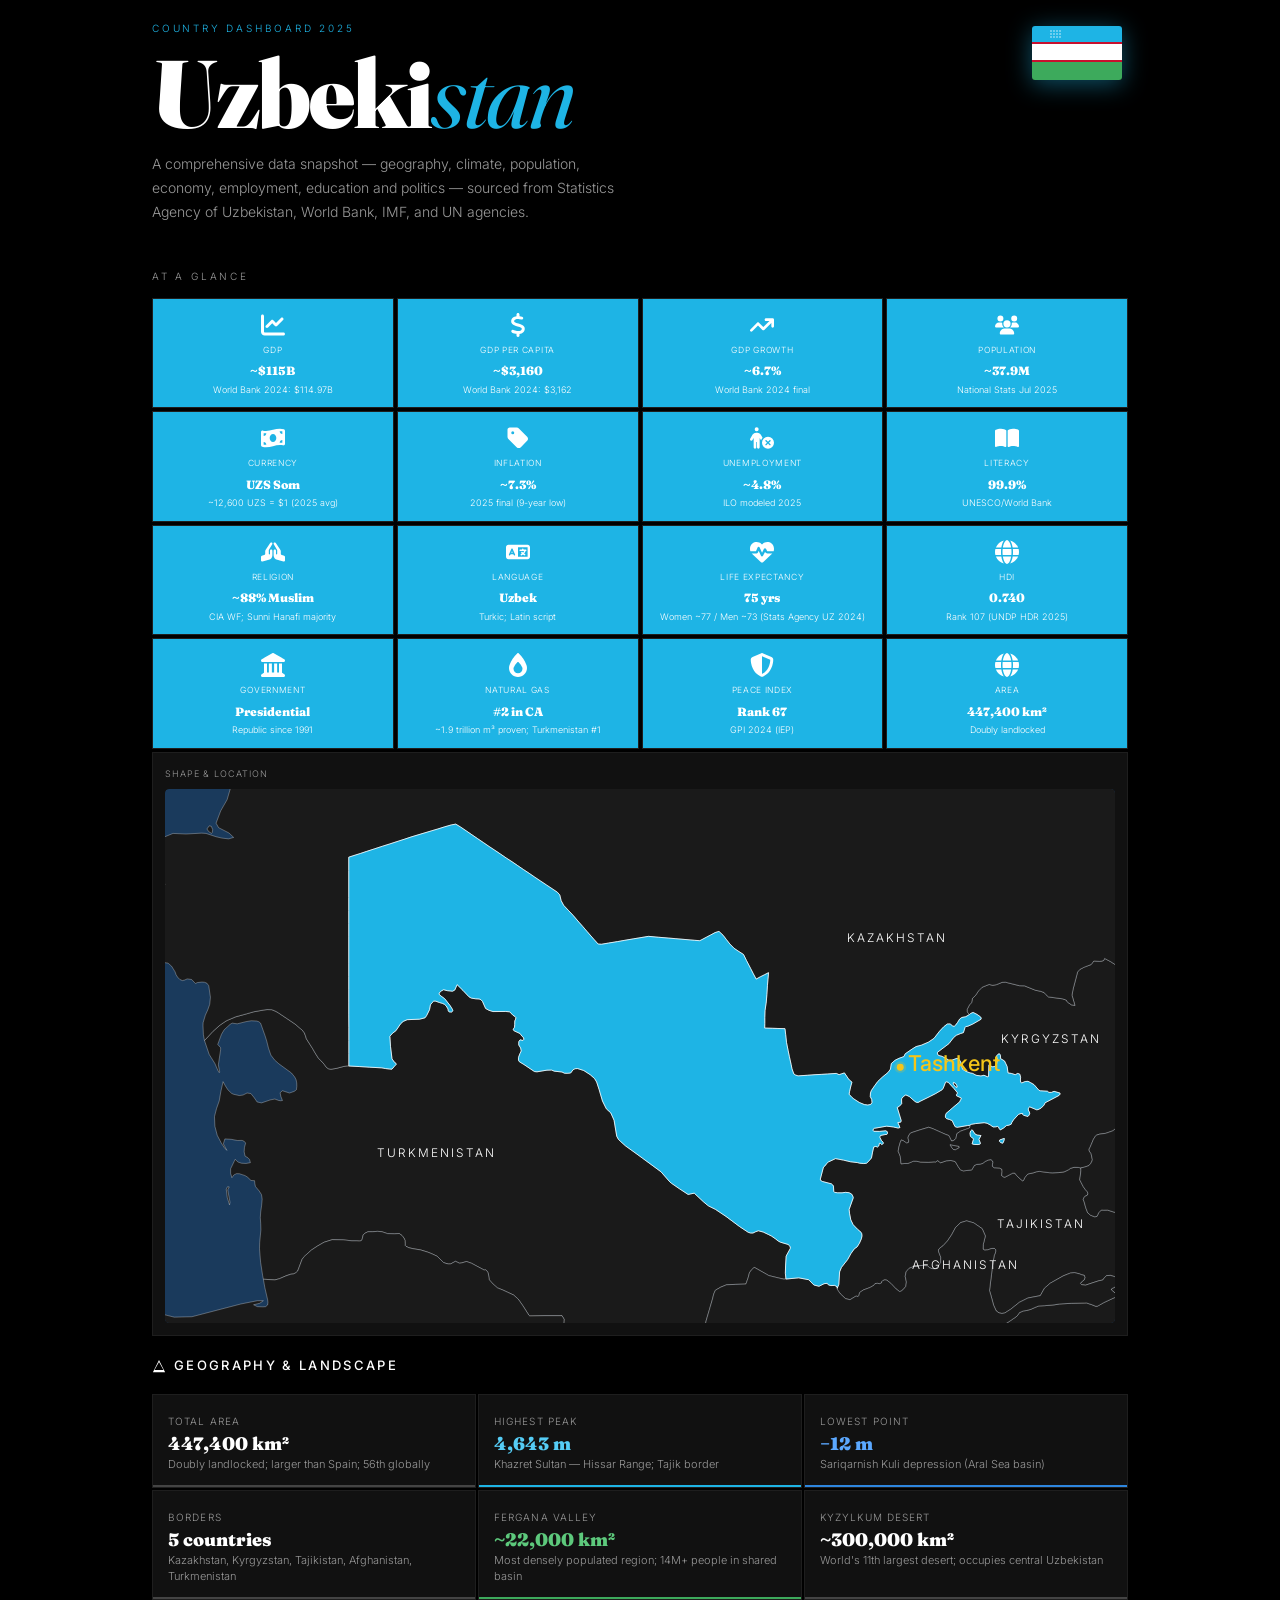
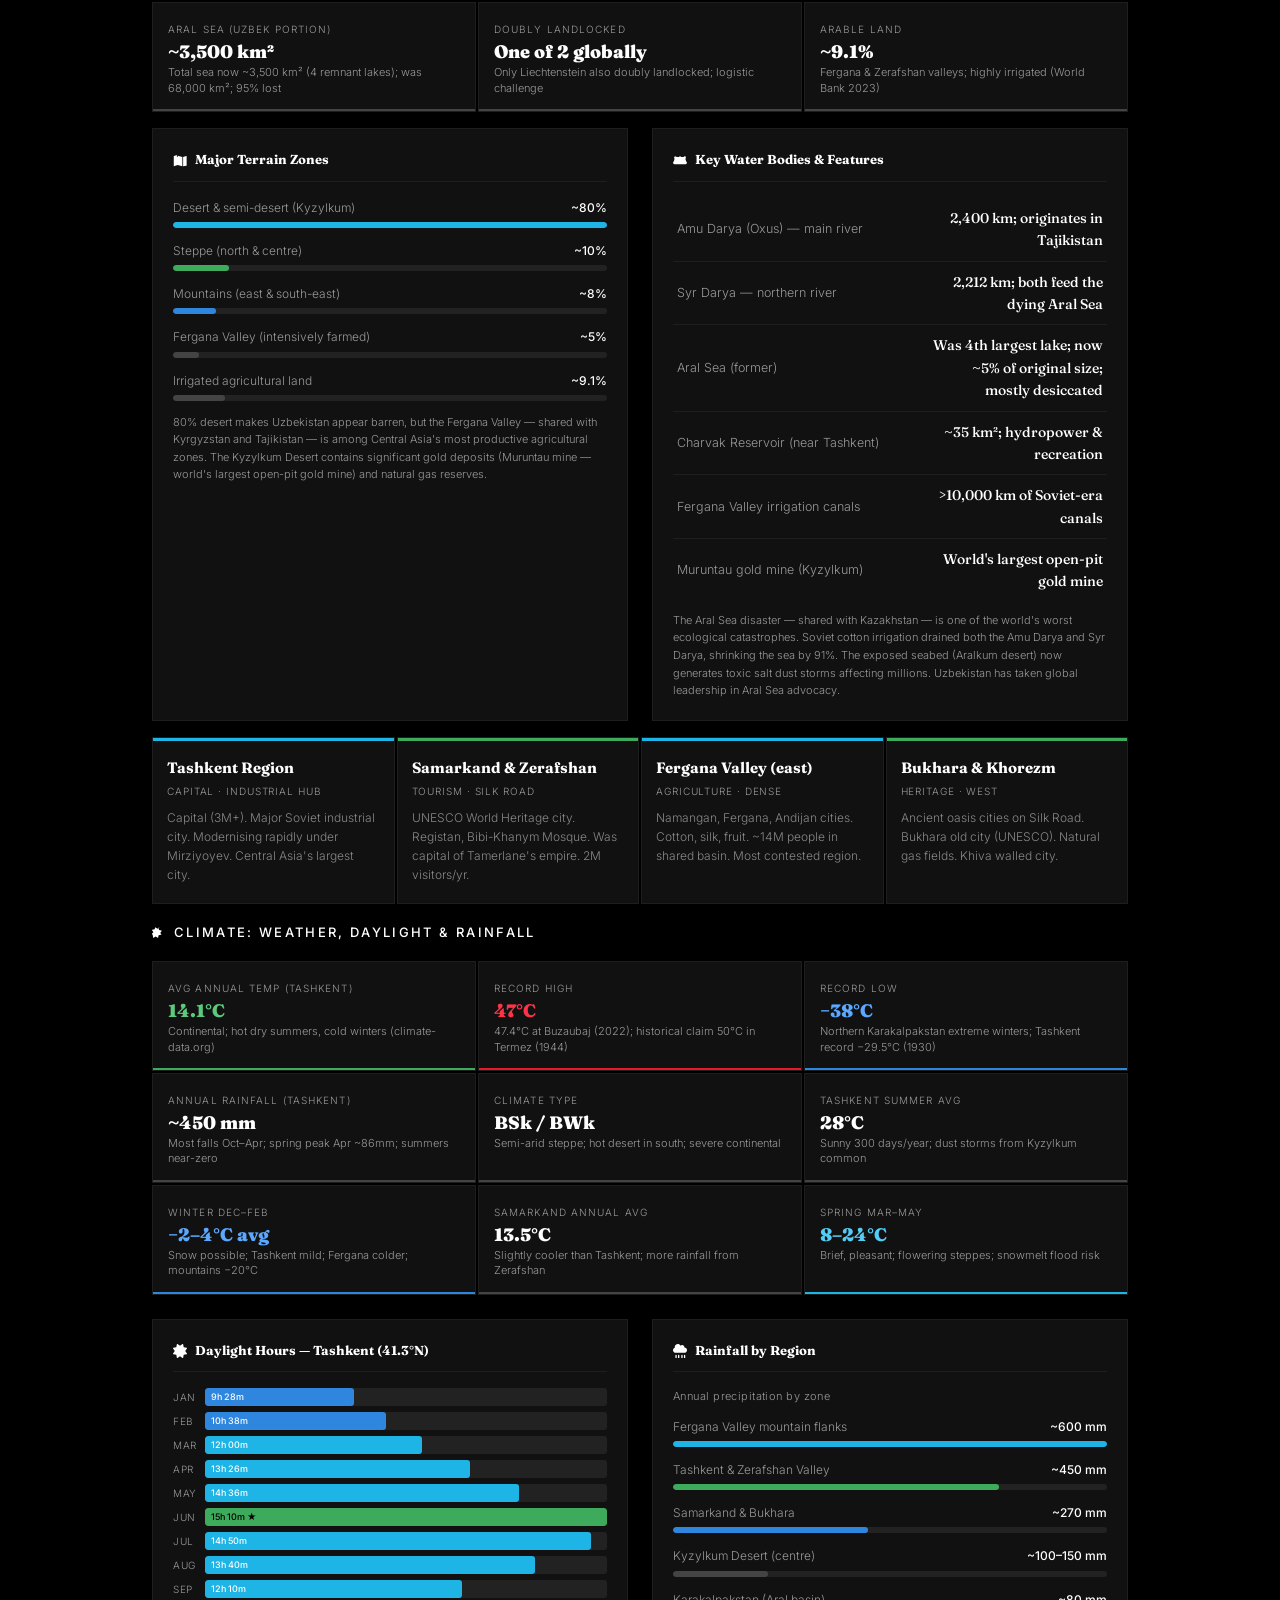
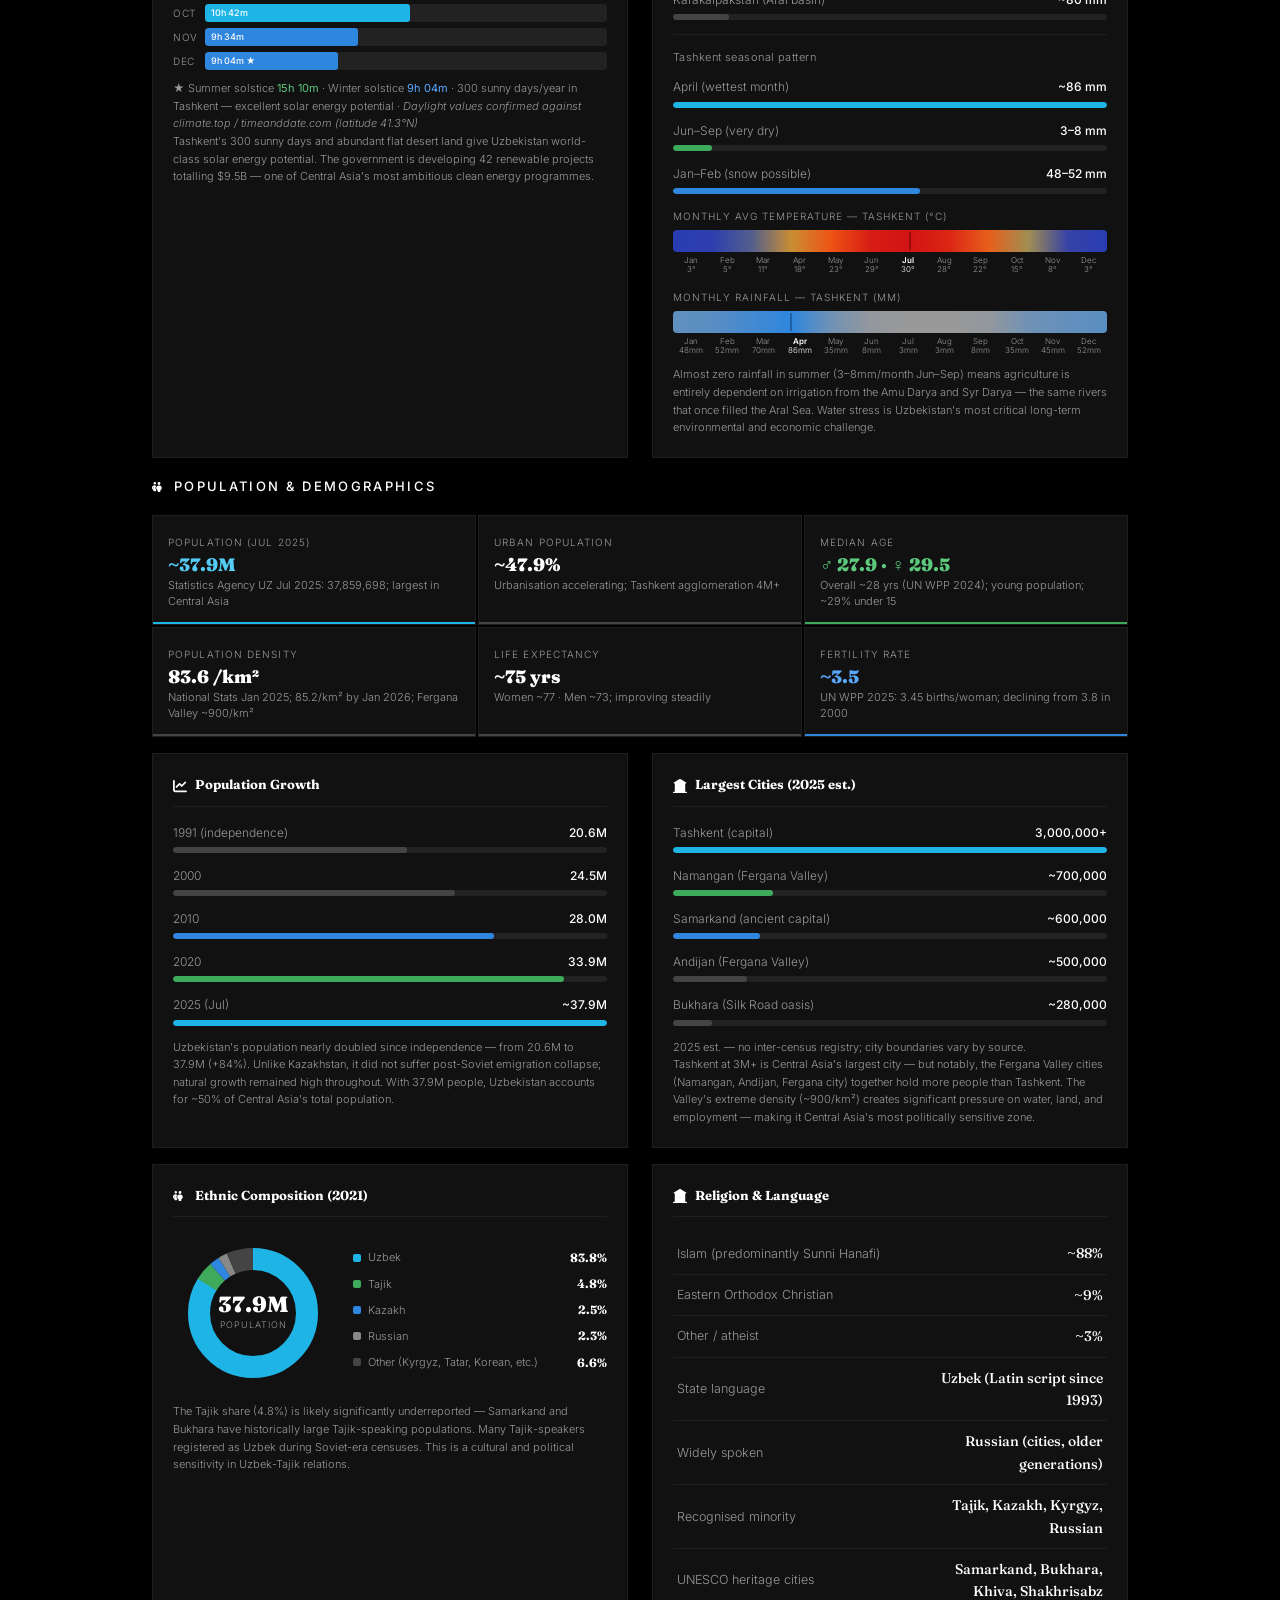
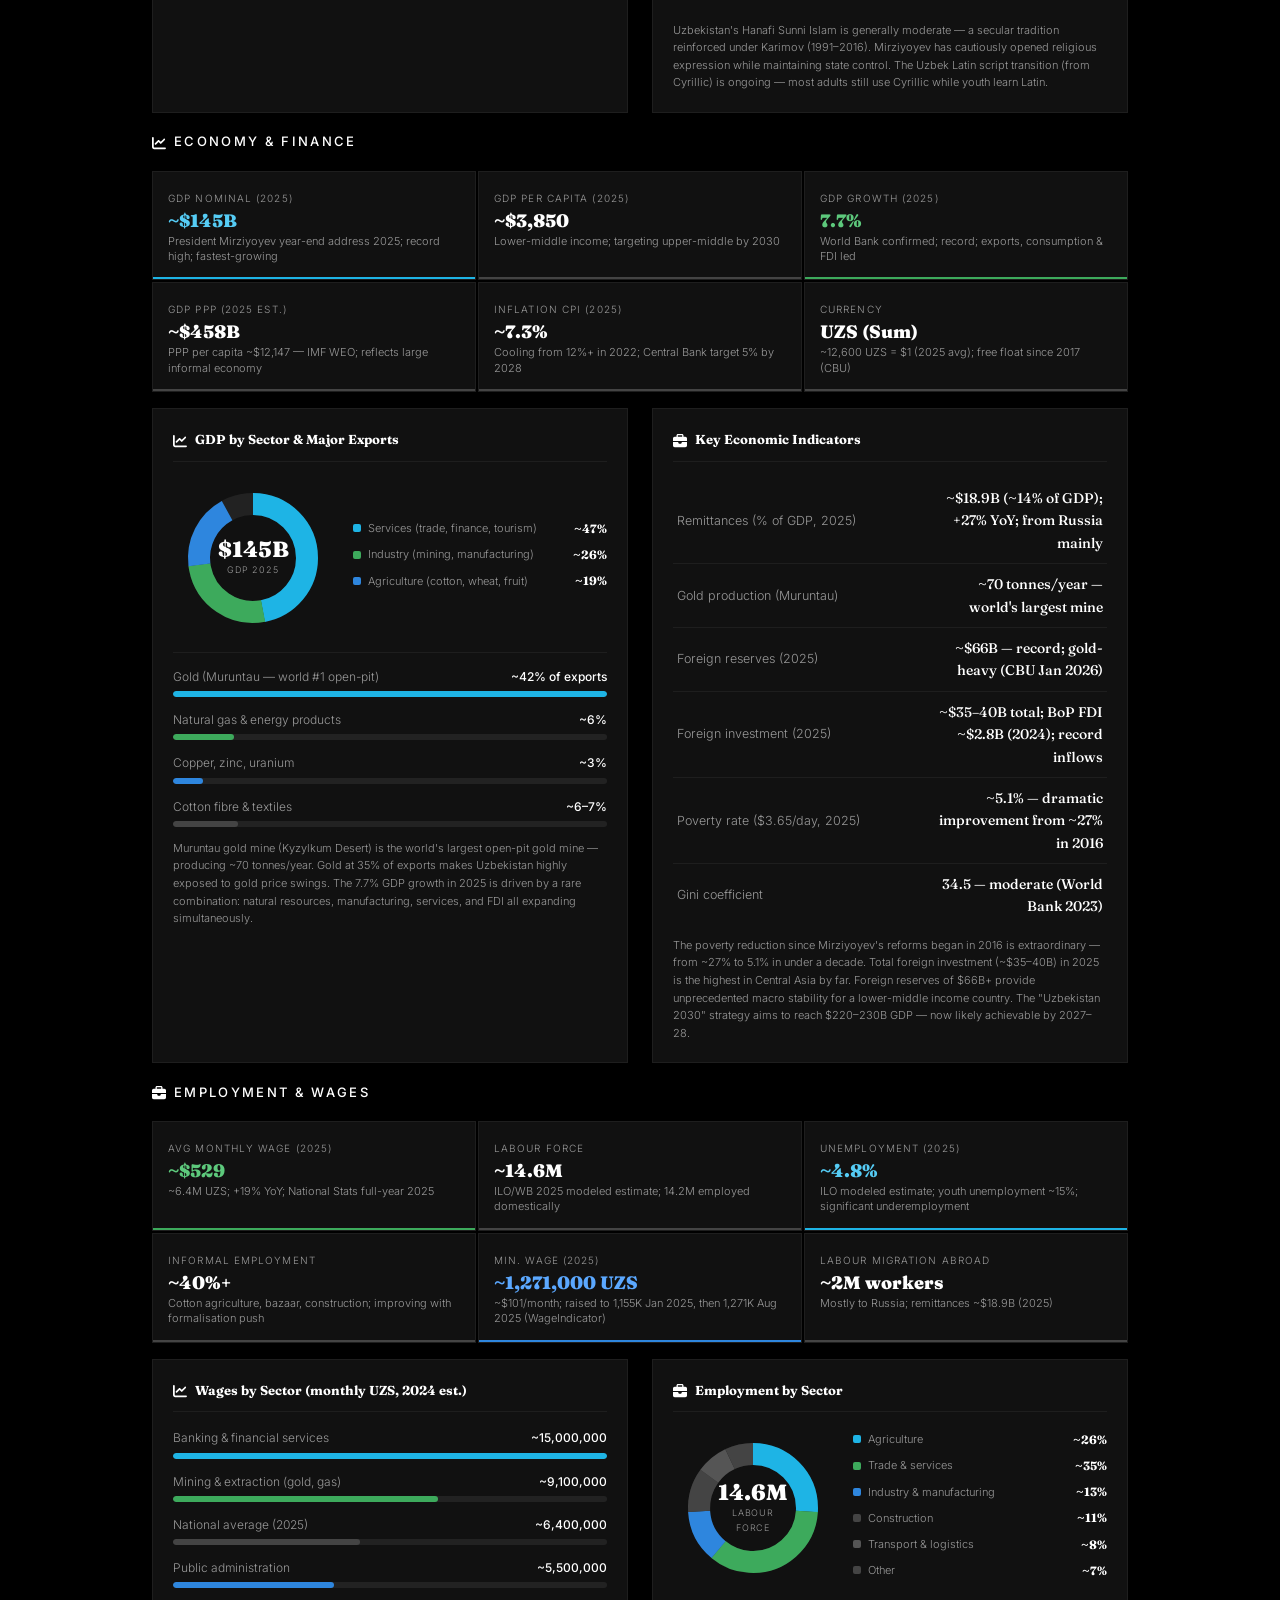
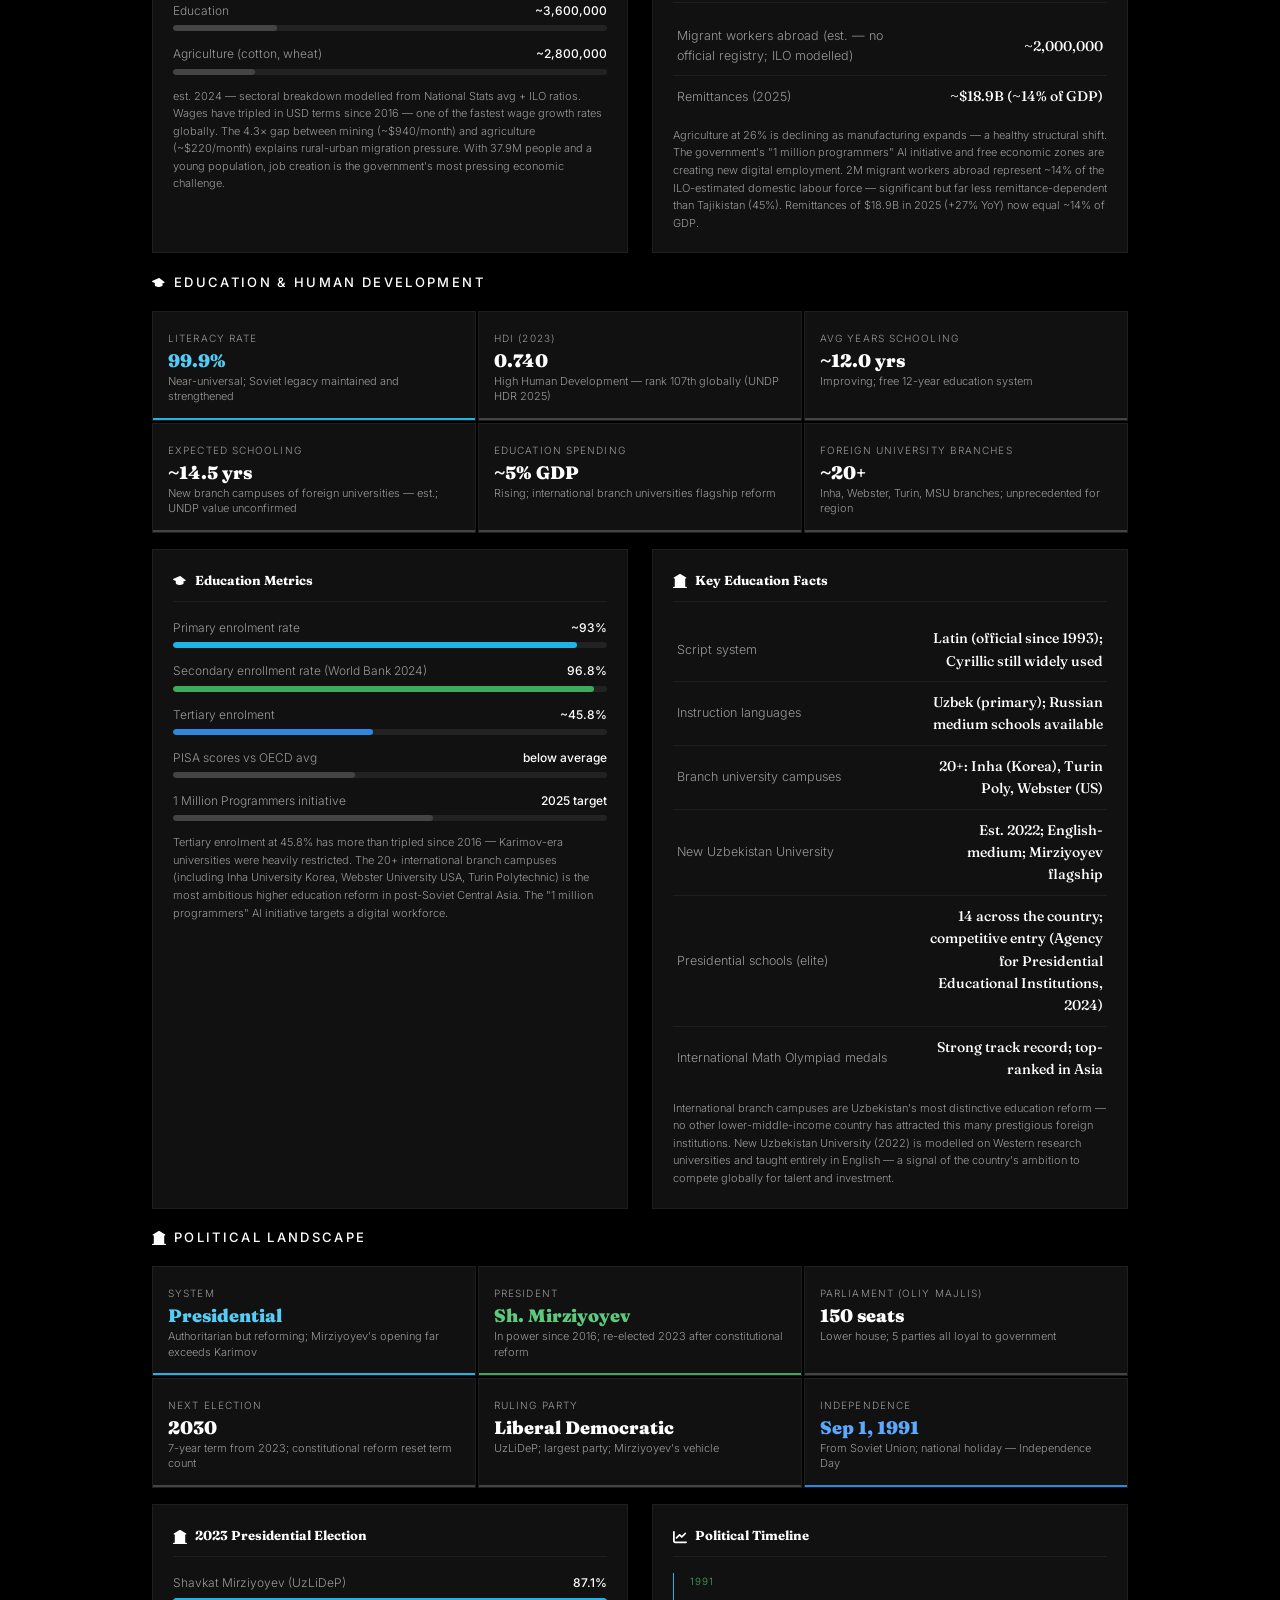
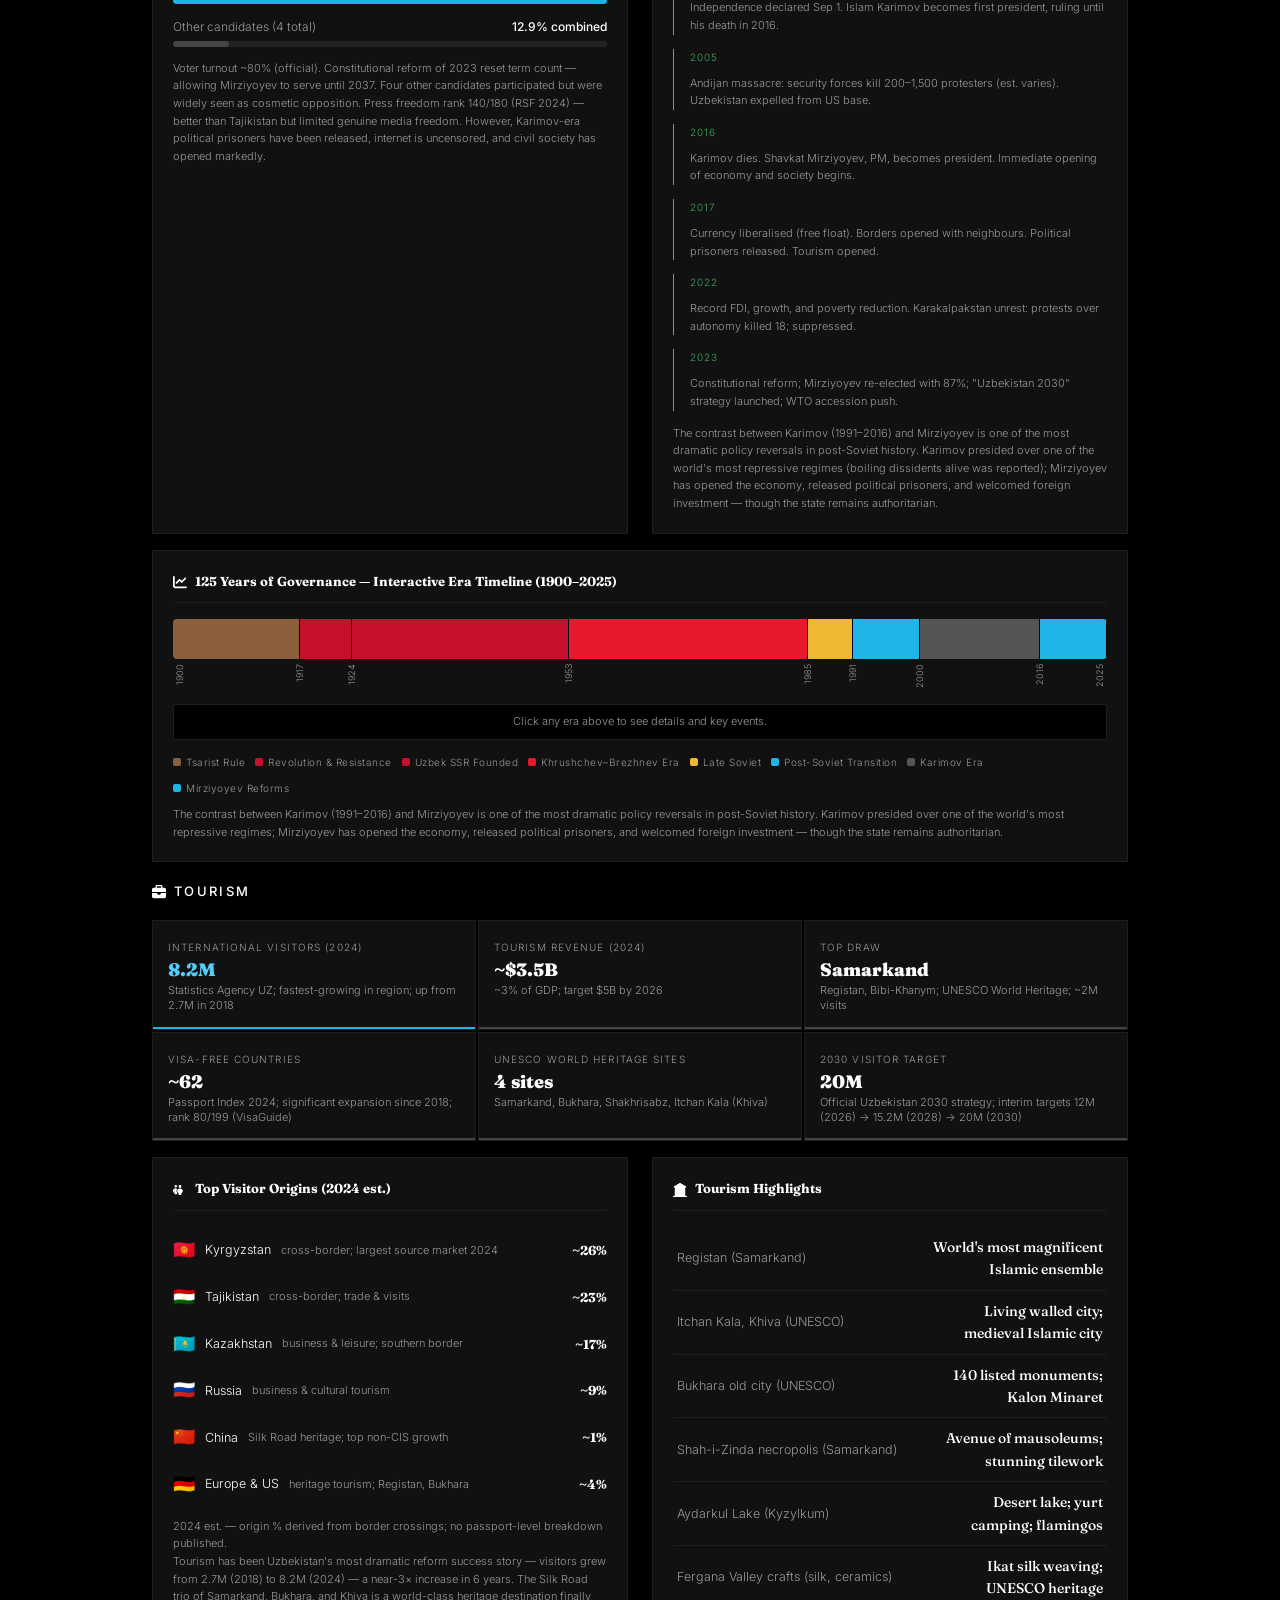
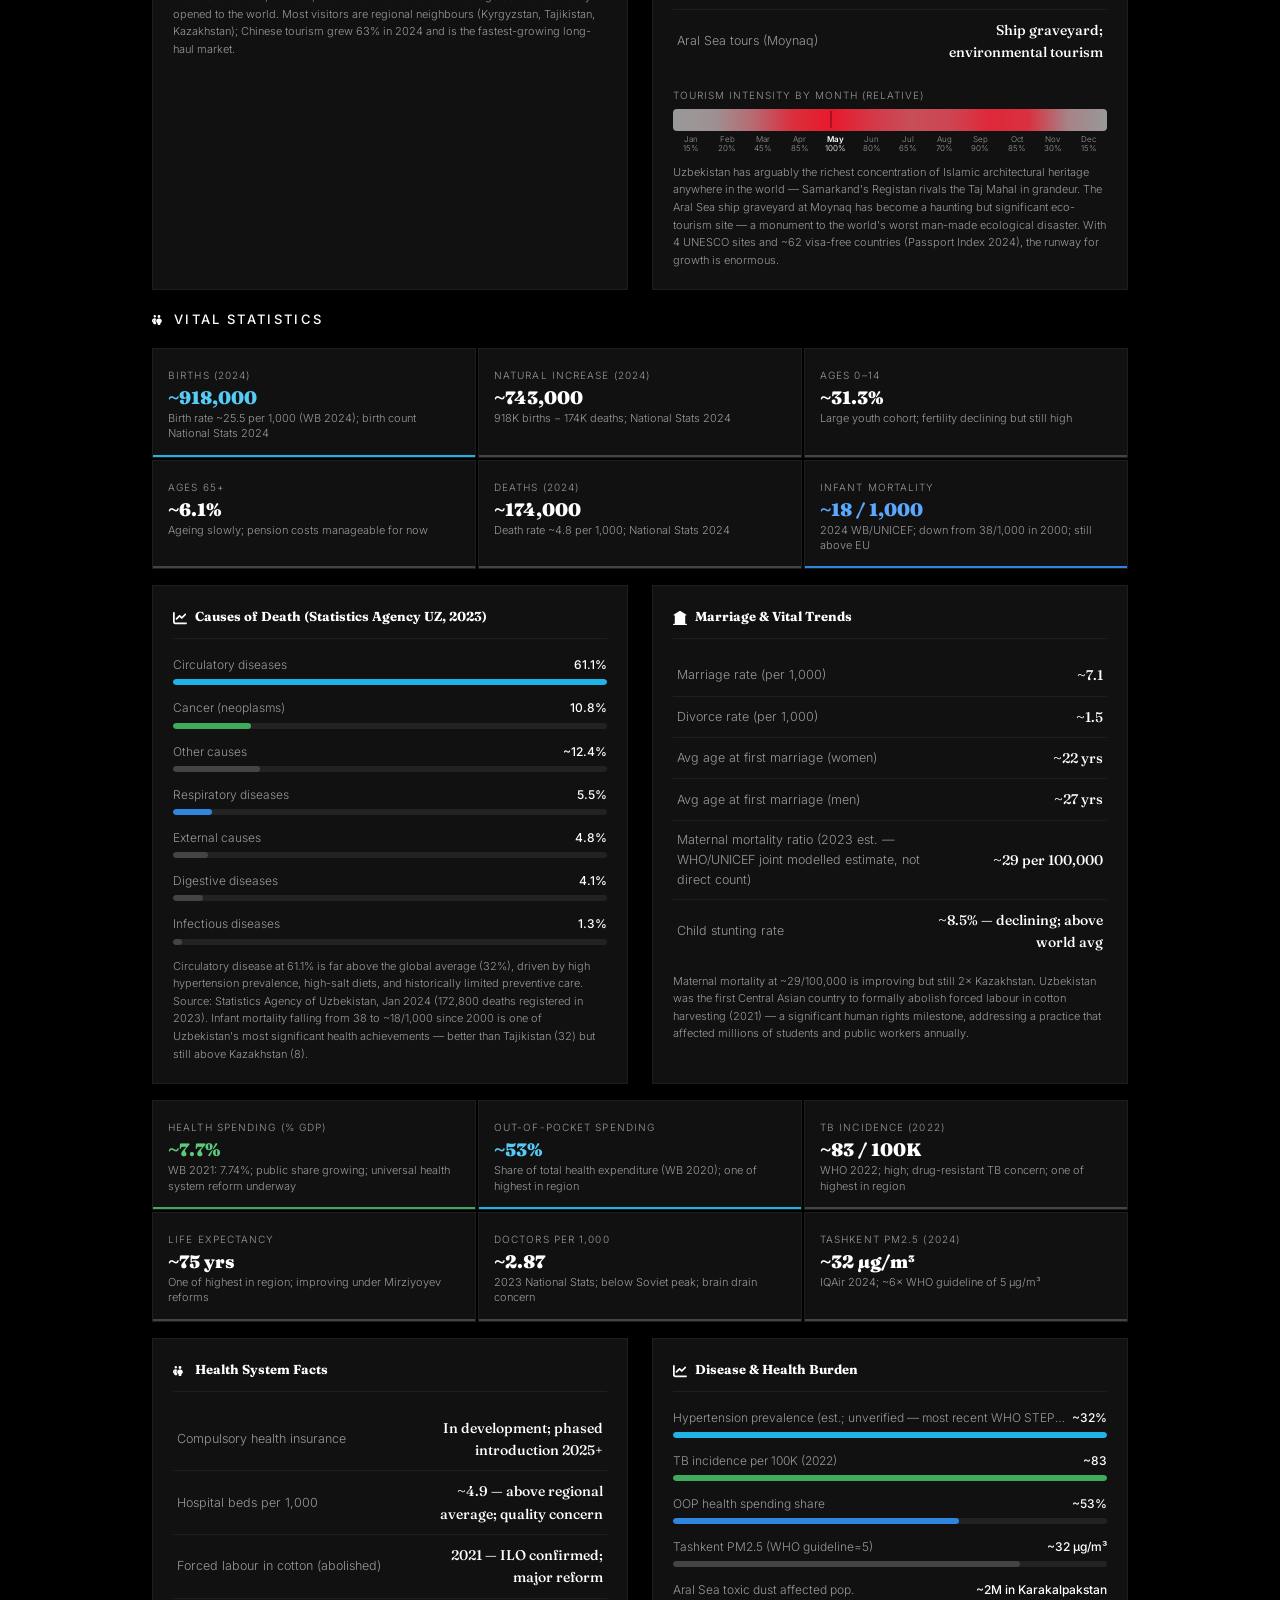
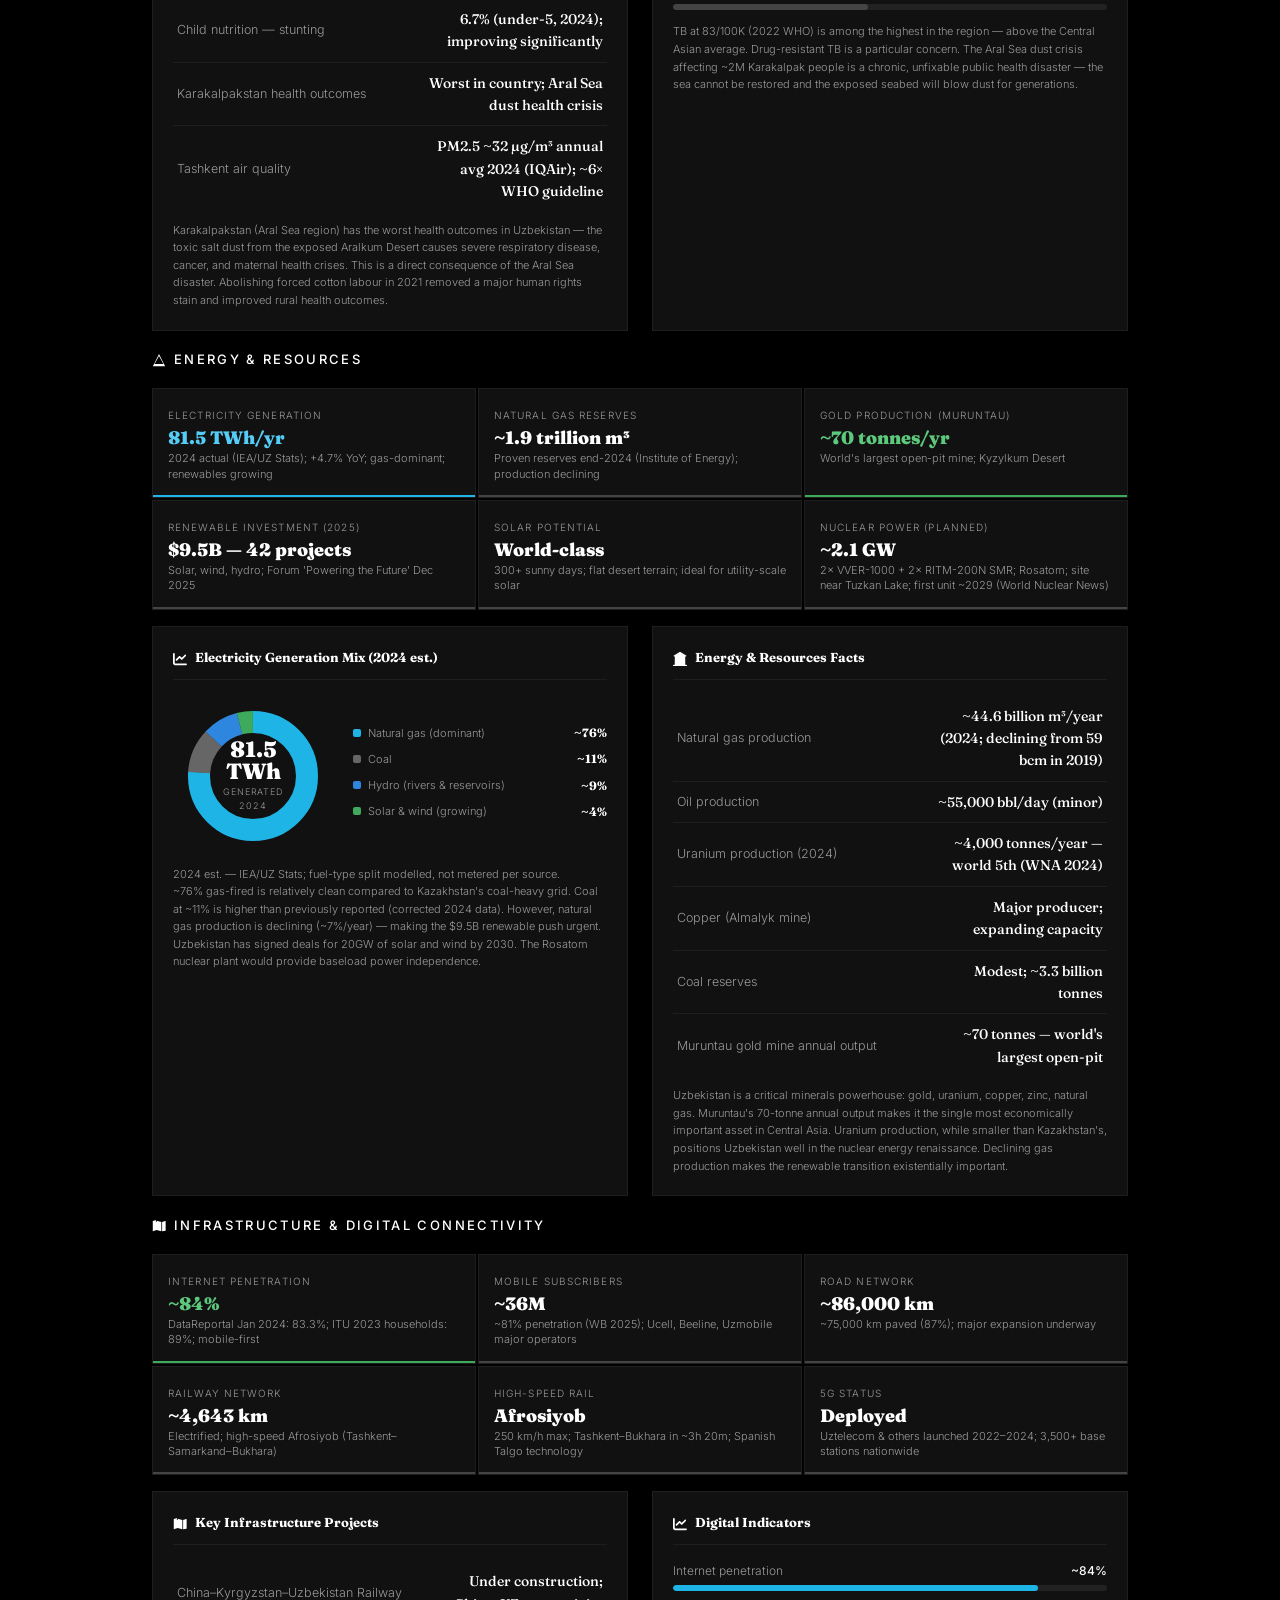
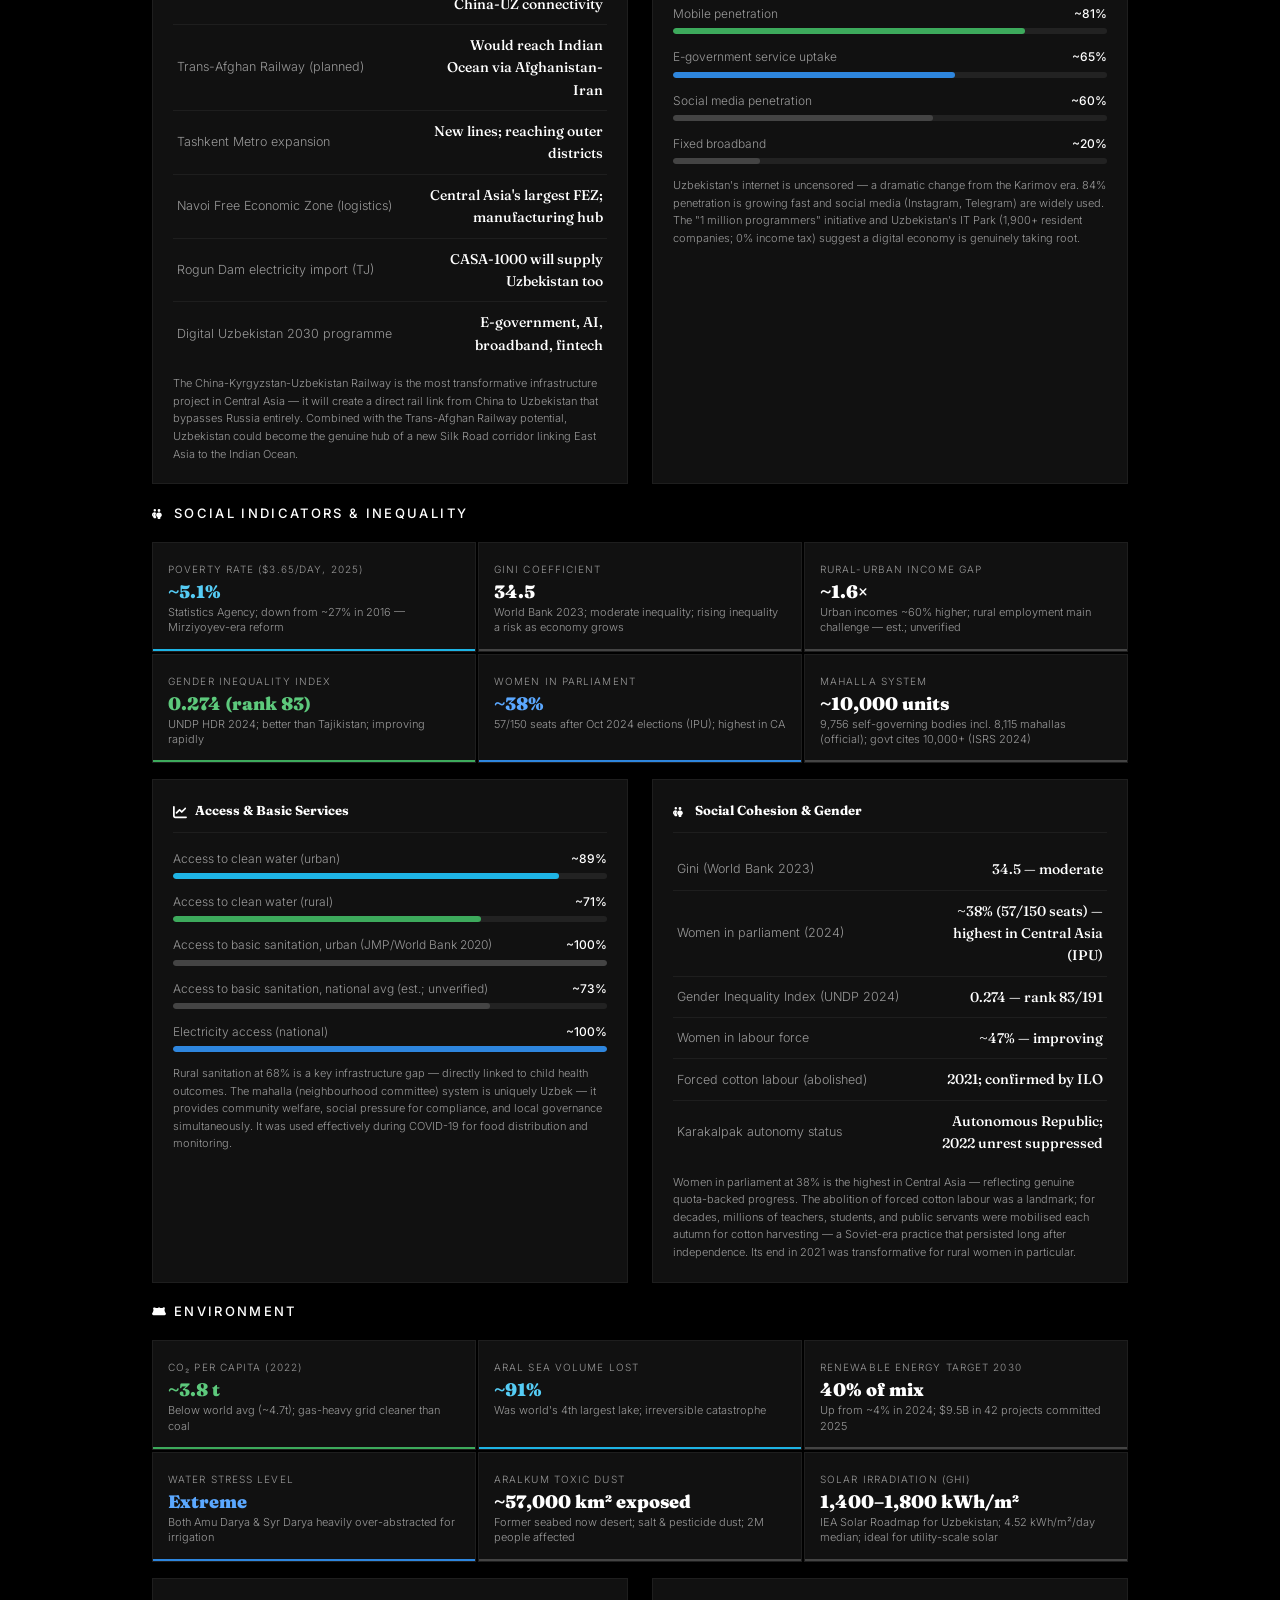
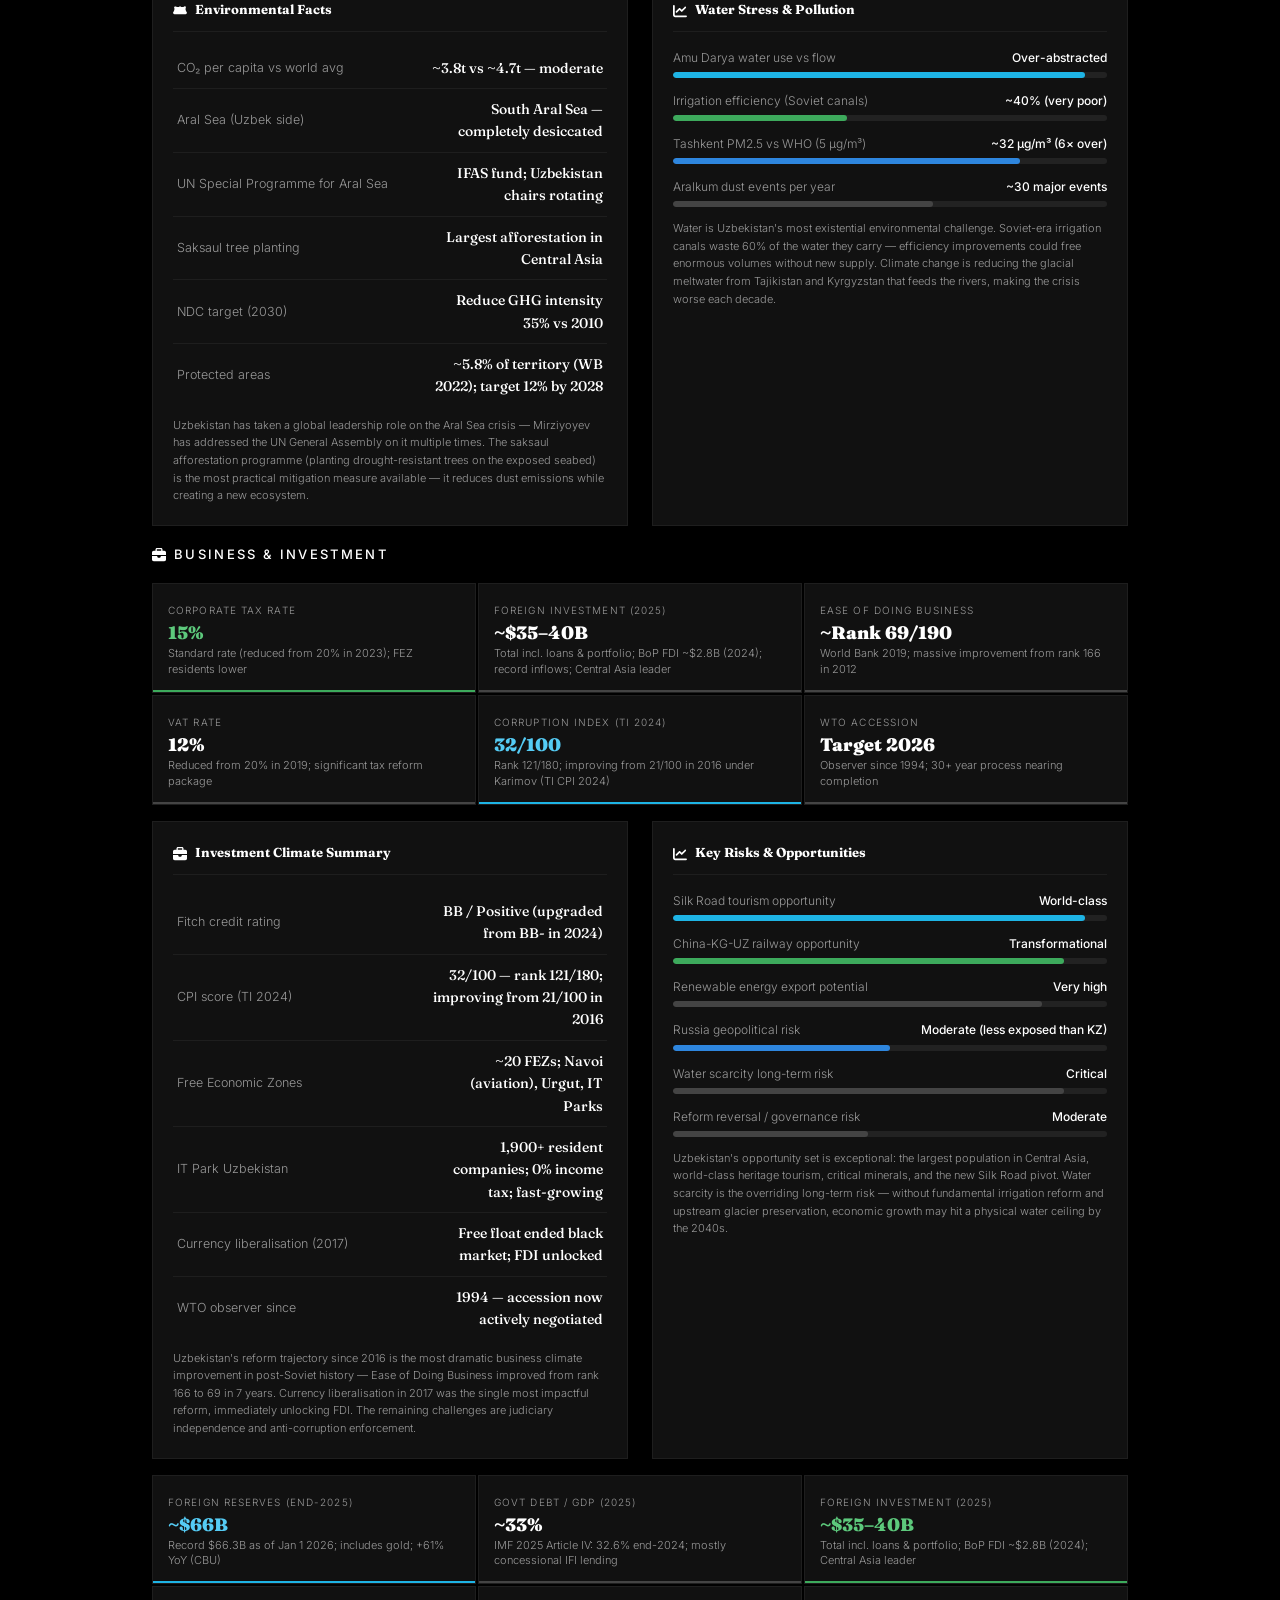
<file: dashboards/uzbekistan.html>
<!DOCTYPE html>
<html lang="en">
  <head>
    <meta charset="utf-8"/>
    <meta content="width=device-width, initial-scale=1.0" name="viewport"/>
    <title>Uzbekistan Dashboard</title>
    <link href="https://cdn.jsdelivr.net/npm/bootstrap@5.3.3/dist/css/bootstrap.min.css" rel="stylesheet"/>
    <style>
      @import url('https://fonts.googleapis.com/css2?family=Fraunces:ital,opsz,wght@0,9..144,300;0,9..144,700;0,9..144,900;1,9..144,400&family=Inter:wght@300;400;500&display=swap');
      * { box-sizing: border-box; margin: 0; padding: 0; }
      html, body { overflow-x: hidden; }
      body { background: #000; }
      .dash { background:#000; color:#fff; font-family:'Inter',sans-serif; font-weight:300; line-height:1.6; padding: 0 22px 80px; max-width:1020px; margin:0 auto; overflow-x: hidden; }
      @keyframes up { from { opacity:0; transform:translateY(10px); } to { opacity:1; transform:none; } }
      .kpi { animation: up .4s ease forwards; opacity:0; }
      .row.g-1 { --bs-gutter-x: 2px; --bs-gutter-y: 2px; margin-bottom: 2px; }
      .subnote { font-size:11px; color:#999; margin-top:10px; margin-bottom:0; line-height:1.6; }
      .panel-sublabel { font-size:11px; color:#999; margin-bottom:11px; letter-spacing:0.04em; }
      .section-icon { color:#fff; font-size:16px; flex-shrink:0; }
      .section-title { font-size:13px; letter-spacing:0.18em; text-transform:uppercase; color:#fff; font-weight:500; }
      .panel { background:#111; border:1px solid #1e1e1e; padding:20px; height:100%; }
      .panel-title { font-family:'Fraunces',serif; font-weight:700; font-size:13px; color:#fff; margin-bottom:16px; padding-bottom:11px; border-bottom:1px solid #1e1e1e; display:flex; align-items:center; gap:8px; }
      .panel-title-icon { color:#fff; flex-shrink:0; }
      .bar { margin-bottom:13px; }
      .bar-header { display:flex; justify-content:space-between; align-items:baseline; font-size:12px; color:#999; margin-bottom:5px; gap:4px; }
      .bar-label { overflow:hidden; text-overflow:ellipsis; white-space:nowrap; flex:1; }
      .bar-value { color:#fff; font-weight:500; flex-shrink:0; white-space:nowrap; }
      .bar-track { height:6px; background:#222; border-radius:3px; overflow:hidden; }
      .bar-fill { height:100%; border-radius:3px; }
      .tbl { width:100%; border-collapse:collapse; table-layout:fixed; }
      .tbl td:first-child { padding:9px 4px; font-size:12.5px; color:#999; width:58%; overflow-wrap:break-word; }
      .tbl td:last-child { padding:9px 4px; font-size:14px; color:#fff; font-weight:500; text-align:right; font-family:'Fraunces',serif; overflow-wrap:break-word; }
      .kpi { background:#111; border:1px solid #1e1e1e; padding:18px 15px 15px; position:relative; overflow:hidden; width:100%; flex:1; }
      .kpi-accent { position:absolute; bottom:0; left:0; right:0; height:2px; }
      .kpi-label { font-size:10px; letter-spacing:0.11em; text-transform:uppercase; color:#999; margin-bottom:6px; }
      .kpi-value { font-family:'Fraunces',serif; font-weight:900; font-size:18px; line-height:1; margin-bottom:4px; word-break:break-word; }
      .kpi-sub { font-size:11px; color:#999; line-height:1.4; }
      .regcard { background:#111; border:1px solid #1e1e1e; padding:18px 14px; position:relative; overflow:hidden; height:100%; }
      .regcard-stripe { position:absolute; top:0; left:0; right:0; height:3px; }
      .regcard-name { font-family:'Fraunces',serif; font-weight:700; font-size:15px; color:#fff; margin-bottom:3px; }
      .regcard-type { font-size:10px; letter-spacing:0.09em; text-transform:uppercase; color:#999; margin-bottom:9px; }
      .regcard-desc { font-size:12px; color:#888; line-height:1.6; }
      .dlrow { display:flex; align-items:center; gap:8px; margin-bottom:6px; }
      .dlrow-mo { font-size:10px; letter-spacing:0.05em; text-transform:uppercase; color:#999; width:24px; flex-shrink:0; }
      .dlrow-track { flex:1; height:18px; background:#222; border-radius:3px; overflow:hidden; min-width:0; }
      .dlrow-fill { height:100%; border-radius:3px; display:flex; align-items:center; padding-left:6px; }
      .dlrow-label { font-size:9px; font-weight:500; white-space:nowrap; overflow:hidden; }
      #top { padding:20px 0 0; display:grid; grid-template-columns:1fr minmax(0,96px); align-items:end; gap:16px; margin-bottom:8px; }
      .top-eyebrow { font-size:10px; letter-spacing:0.28em; text-transform:uppercase; color:#1EB4E5; margin-bottom:14px; }
      #top h1 { font-family:'Fraunces',serif; font-weight:900; font-size:clamp(44px,9vw,96px); line-height:0.9; letter-spacing:-0.02em; margin-bottom:16px; }
      #top h1 em { font-style:italic; color:#1EB4E5; font-weight:400; }
      .top-desc { font-size:14px; color:#999; max-width:480px; line-height:1.7; }
      .top-flag { align-self:flex-start; margin-top:6px; }
      #glance { margin:28px 0 8px; }
      .glance-eyebrow { font-size:10px; letter-spacing:0.28em; text-transform:uppercase; color:#999; margin-bottom:14px; }
      .glance-grid { display:grid; grid-template-columns:1fr 1fr 1fr 1fr; gap:3px; }
      .glance-tile { background:#1EB4E5; border:1px solid #1e1e1e; padding:14px 8px 12px; position:relative; overflow:hidden; display:flex; flex-direction:column; align-items:center; text-align:center; }
      .glance-tile-icon { margin-bottom:7px; line-height:1; }
      .glance-tile-label { font-size:8.5px; letter-spacing:0.08em; text-transform:uppercase; color:#fff; margin-bottom:4px; }
      .glance-tile-value { font-family:'Fraunces',serif; font-weight:900; font-size:12px; color:#fff; margin-bottom:3px; word-break:break-word; }
      .glance-tile-note { font-size:9px; color:#fff; line-height:1.3; }
      .glance-map-tile { background:#111; border:1px solid #1e1e1e; padding:14px 12px 12px; position:relative; overflow:hidden; grid-column:span 4; }
      .glance-map-label { font-size:9px; letter-spacing:0.1em; text-transform:uppercase; color:#999; margin-bottom:8px; }
      .glance-map-container { position:relative; width:100%; aspect-ratio:16/9; overflow:hidden; border-radius:4px; }
      .glance-map-container svg { width:100%; height:100%; display:block; }
      .glance-map-loading { position:absolute; inset:0; display:flex; align-items:center; justify-content:center; color:#999; font-size:11px; }
      .divider { height:1px; background:#1e1e1e; margin:14px 0; }
      #footer { padding:8px 0 0; margin-top:8px; }
      .footer-sources { font-size:10.5px; color:#555; line-height:1.7; }
      .footer-legal { font-size:9.5px; color:#444; margin-top:6px; line-height:1.6; text-align:center; }
      .timeline-item { padding-left:16px; border-left:1px solid #1EB4E5; margin-bottom:14px; }
      .timeline-year { font-size:10px; letter-spacing:0.11em; color:#3DAA5C; text-transform:uppercase; margin-bottom:2px; }
      .country-row { display:flex; align-items:center; gap:10px; padding:9px 0; }
      .country-flag { font-size:18px; flex-shrink:0; }
      .country-name { font-size:12.5px; color:#fff; flex-shrink:0; }
      .country-val { font-size:11px; color:#999; flex:1; }
      .country-pct { font-family:'Fraunces',serif; font-weight:700; font-size:13px; color:#fff; flex-shrink:0; }
      .era-bar { display:flex; height:40px; border-radius:4px; overflow:hidden; }
      .era-seg { cursor:pointer; transition:background 0.2s; flex-shrink:0; border-right:1px solid #000; }
      .era-labels { position:relative; height:28px; margin-top:5px; }
      .era-year-label { position:absolute; top:0; font-size:9px; color:#999; white-space:nowrap; writing-mode:vertical-lr; }
      .era-2025 { position:absolute; right:0; top:0; font-size:9px; color:#999; white-space:nowrap; writing-mode:vertical-lr; transform:scaleX(-1) scaleY(-1); }
      #era-placeholder { background:#000; border:1px solid #1e1e1e; padding:8px 16px; border-radius:2px; margin-top:12px; font-size:11px; color:#999; text-align:center; }
      .era-panel { background:#000; border:1px solid #1e1e1e; padding:16px 18px; border-radius:2px; margin-top:12px; }
      .era-panel-header { display:flex; justify-content:space-between; align-items:baseline; margin-bottom:8px; flex-wrap:wrap; gap:6px; }
      .era-year-range { font-size:10px; letter-spacing:0.15em; text-transform:uppercase; margin-bottom:3px; }
      .era-panel-label { font-family:'Fraunces',serif; font-weight:700; font-size:17px; color:#fff; }
      .era-duration { font-family:'Fraunces',serif; font-weight:900; font-size:24px; opacity:0.4; }
      .era-desc { font-size:12px; color:#999; line-height:1.7; margin-bottom:12px; }
      .era-events { display:flex; flex-direction:column; gap:5px; }
      .era-event { display:flex; align-items:flex-start; gap:8px; }
      .era-bullet { width:4px; height:4px; border-radius:50%; margin-top:5px; flex-shrink:0; }
      .era-event-text { font-size:11.5px; color:#fff; line-height:1.5; }
      .era-legend { display:flex; flex-wrap:wrap; gap:10px; margin-top:14px; }
      .era-leg { display:flex; align-items:center; gap:5px; cursor:pointer; }
      .era-swatch { width:8px; height:8px; border-radius:2px; flex-shrink:0; }
      .era-leg-lbl { font-size:10px; color:#999; letter-spacing:0.05em; }
    </style>
  </head>
  <body style="margin:0;background:#000">
    <div class="dash">
      <div id="top">
        <div>
          <div class="top-eyebrow">
            Country Dashboard 2025
          </div>
          <h1>
            Uzbeki<em>stan</em>
          </h1>
          <p class="top-desc">
            A comprehensive data snapshot — geography, climate, population, economy, employment, education and politics — sourced from Statistics Agency of Uzbekistan, World Bank, IMF, and UN agencies.
          </p>
        </div>
        <div class="top-flag">
          <div style="width:90px;height:54px;border-radius:3px;overflow:hidden;box-shadow:0 4px 24px rgba(30,180,229,.45);flex-shrink:0;position:relative">
            <div style="height:30%;background:#1EB4E5;display:flex;align-items:center;padding-left:5px">
              <svg fill="none" height="10" viewbox="0 0 24 10" width="24">
                <path d="M4 5 A3.5 3.5 0 0 1 11 5 A2.8 2.8 0 0 0 4 5Z" fill="#fff">
                </path>
                <circle cx="14" cy="2" fill="#fff" r="0.7">
                </circle>
                <circle cx="17" cy="2" fill="#fff" r="0.7">
                </circle>
                <circle cx="20" cy="2" fill="#fff" r="0.7">
                </circle>
                <circle cx="23" cy="2" fill="#fff" r="0.7">
                </circle>
                <circle cx="14" cy="5" fill="#fff" r="0.7">
                </circle>
                <circle cx="17" cy="5" fill="#fff" r="0.7">
                </circle>
                <circle cx="20" cy="5" fill="#fff" r="0.7">
                </circle>
                <circle cx="23" cy="5" fill="#fff" r="0.7">
                </circle>
                <circle cx="14" cy="8" fill="#fff" r="0.7">
                </circle>
                <circle cx="17" cy="8" fill="#fff" r="0.7">
                </circle>
                <circle cx="20" cy="8" fill="#fff" r="0.7">
                </circle>
                <circle cx="23" cy="8" fill="#fff" r="0.7">
                </circle>
              </svg>
            </div>
            <div style="height:3%;background:#c8102e">
            </div>
            <div style="height:30%;background:#fff">
            </div>
            <div style="height:4%;background:#c8102e">
            </div>
            <div style="height:33%;background:#3DAA5C">
            </div>
          </div>
        </div>
      </div>
      <div id="glance">
        <div class="glance-eyebrow">
          At a glance
        </div>
        <div class="glance-grid">
          <div class="glance-tile">
            <div class="glance-tile-icon">
              <svg fill="#fff" height="24" viewbox="0 0 512 512" width="24" xmlns="http://www.w3.org/2000/svg">
                <path d="M64 64c0-17.7-14.3-32-32-32S0 46.3 0 64L0 400c0 44.2 35.8 80 80 80l400 0c17.7 0 32-14.3 32-32s-14.3-32-32-32L80 416c-8.8 0-16-7.2-16-16L64 64zm406.6 86.6c12.5-12.5 12.5-32.8 0-45.3s-32.8-12.5-45.3 0L320 210.7l-57.4-57.4c-12.5-12.5-32.8-12.5-45.3 0l-112 112c-12.5 12.5-12.5 32.8 0 45.3s32.8 12.5 45.3 0L240 221.3l57.4 57.4c12.5 12.5 32.8 12.5 45.3 0l128-128z">
                </path>
              </svg>
            </div>
            <div class="glance-tile-label">
              GDP
            </div>
            <div class="glance-tile-value">
              ~$115B
            </div>
            <div class="glance-tile-note">
              World Bank 2024: $114.97B
            </div>
          </div>
          <div class="glance-tile">
            <div class="glance-tile-icon">
              <svg fill="#fff" height="24" viewbox="0 0 320 512" width="24" xmlns="http://www.w3.org/2000/svg">
                <path d="M160 0c17.7 0 32 14.3 32 32l0 35.7c1.6 .2 3.1 .4 4.7 .7c.4 .1 .7 .1 1.1 .2l48 8.8c17.4 3.2 28.9 19.9 25.7 37.2s-19.9 28.9-37.2 25.7l-47.5-8.7c-31.3-4.6-58.9-1.5-78.3 6.2s-27.2 18.3-29 28.1c-2 10.7-.5 16.7 1.2 20.4c1.8 3.9 5.5 8.3 12.8 13.2c16.3 10.7 41.3 17.7 73.7 26.3l2.9 .8c28.6 7.6 63.6 16.8 89.6 33.8c14.2 9.3 27.6 21.9 35.9 39.5c8.5 17.9 10.3 37.9 6.4 59.2c-6.9 38-33.1 63.4-65.6 76.7c-13.7 5.6-28.6 9.2-44.4 11l0 33.4c0 17.7-14.3 32-32 32s-32-14.3-32-32l0-34.9c-.4-.1-.9-.1-1.3-.2l-.2 0s0 0 0 0c-24.4-3.8-64.5-14.3-91.5-26.3c-16.1-7.2-23.4-26.1-16.2-42.2s26.1-23.4 42.2-16.2c20.9 9.3 55.3 18.5 75.2 21.6c31.9 4.7 58.2 2 76-5.3c16.9-6.9 24.6-16.9 26.8-28.9c1.9-10.6 .4-16.7-1.3-20.4c-1.9-4-5.6-8.4-13-13.3c-16.4-10.7-41.5-17.7-74-26.3l-2.8-.7s0 0 0 0C119.4 279.3 84.4 270 58.4 253c-14.2-9.3-27.5-22-35.8-39.6c-8.4-17.9-10.1-37.9-6.1-59.2C23.7 116 52.3 91.2 84.8 78.3c13.3-5.3 27.9-8.9 43.2-11L128 32c0-17.7 14.3-32 32-32z">
                </path>
              </svg>
            </div>
            <div class="glance-tile-label">
              GDP per Capita
            </div>
            <div class="glance-tile-value">
              ~$3,160
            </div>
            <div class="glance-tile-note">
              World Bank 2024: $3,162
            </div>
          </div>
          <div class="glance-tile">
            <div class="glance-tile-icon">
              <svg fill="#fff" height="24" viewbox="0 0 576 512" width="24" xmlns="http://www.w3.org/2000/svg">
                <path d="M384 160c-17.7 0-32-14.3-32-32s14.3-32 32-32l160 0c17.7 0 32 14.3 32 32l0 160c0 17.7-14.3 32-32 32s-32-14.3-32-32l0-82.7L342.6 374.6c-12.5 12.5-32.8 12.5-45.3 0L192 269.3 54.6 406.6c-12.5 12.5-32.8 12.5-45.3 0s-12.5-32.8 0-45.3l160-160c12.5-12.5 32.8-12.5 45.3 0L320 306.7 466.7 160 384 160z">
                </path>
              </svg>
            </div>
            <div class="glance-tile-label">
              GDP Growth
            </div>
            <div class="glance-tile-value">
              ~6.7%
            </div>
            <div class="glance-tile-note">
              World Bank 2024 final
            </div>
          </div>
          <div class="glance-tile">
            <div class="glance-tile-icon">
              <svg fill="#fff" height="24" viewbox="0 0 640 512" width="24" xmlns="http://www.w3.org/2000/svg">
                <path d="M144 0a80 80 0 1 1 0 160A80 80 0 1 1 144 0zM512 0a80 80 0 1 1 0 160A80 80 0 1 1 512 0zM0 298.7C0 239.8 47.8 192 106.7 192l42.7 0c15.9 0 31 3.5 44.6 9.7c-1.3 7.2-1.9 14.7-1.9 22.3c0 38.2 16.8 72.5 43.3 96c-.2 0-.4 0-.7 0L21.3 320C9.6 320 0 310.4 0 298.7zM405.3 320c-.2 0-.4 0-.7 0c26.6-23.5 43.3-57.8 43.3-96c0-7.6-.7-15-1.9-22.3c13.6-6.3 28.7-9.7 44.6-9.7l42.7 0C592.2 192 640 239.8 640 298.7c0 11.8-9.6 21.3-21.3 21.3l-213.3 0zM224 224a96 96 0 1 1 192 0 96 96 0 1 1 -192 0zM128 485.3C128 411.7 187.7 352 261.3 352l117.3 0C452.3 352 512 411.7 512 485.3c0 14.7-11.9 26.7-26.7 26.7l-330.7 0c-14.7 0-26.7-11.9-26.7-26.7z">
                </path>
              </svg>
            </div>
            <div class="glance-tile-label">
              Population
            </div>
            <div class="glance-tile-value">
              ~37.9M
            </div>
            <div class="glance-tile-note">
              National Stats Jul 2025
            </div>
          </div>
          <div class="glance-tile">
            <div class="glance-tile-icon">
              <svg fill="#fff" height="24" viewbox="0 0 576 512" width="24" xmlns="http://www.w3.org/2000/svg">
                <path d="M0 112.5L0 422.3c0 18 10.1 35 27 41.3c87 32.5 174 10.3 261-11.9c79.8-20.3 159.6-40.7 239.3-18.9c23 6.3 48.7-9.5 48.7-33.4l0-309.9c0-18-10.1-35-27-41.3C462 15.9 375 38.1 288 60.3C208.2 80.6 128.4 100.9 48.7 79.1C25.6 72.8 0 88.6 0 112.5zM288 352c-44.2 0-80-43-80-96s35.8-96 80-96s80 43 80 96s-35.8 96-80 96zM64 352c35.3 0 64 28.7 64 64l-64 0 0-64zm64-208c0 35.3-28.7 64-64 64l0-64 64 0zM512 304l0 64-64 0c0-35.3 28.7-64 64-64zM448 96l64 0 0 64c-35.3 0-64-28.7-64-64z">
                </path>
              </svg>
            </div>
            <div class="glance-tile-label">
              Currency
            </div>
            <div class="glance-tile-value">
              UZS Som
            </div>
            <div class="glance-tile-note">
              ~12,600 UZS = $1 (2025 avg)
            </div>
          </div>
          <div class="glance-tile">
            <div class="glance-tile-icon">
              <svg fill="#fff" height="24" viewbox="0 0 448 512" width="24" xmlns="http://www.w3.org/2000/svg">
                <path d="M0 80L0 229.5c0 17 6.7 33.3 18.7 45.3l176 176c25 25 65.5 25 90.5 0L418.7 317.3c25-25 25-65.5 0-90.5l-176-176c-12-12-28.3-18.7-45.3-18.7L48 32C21.5 32 0 53.5 0 80zm112 32a32 32 0 1 1 0 64 32 32 0 1 1 0-64z">
                </path>
              </svg>
            </div>
            <div class="glance-tile-label">
              Inflation
            </div>
            <div class="glance-tile-value">
              ~7.3%
            </div>
            <div class="glance-tile-note">
              2025 final (9-year low)
            </div>
          </div>
          <div class="glance-tile">
            <div class="glance-tile-icon">
              <svg fill="#fff" height="24" viewbox="0 0 576 512" width="24" xmlns="http://www.w3.org/2000/svg">
                <path d="M112 48a48 48 0 1 1 96 0 48 48 0 1 1 -96 0zm40 304l0 128c0 17.7-14.3 32-32 32s-32-14.3-32-32l0-223.1L59.4 304.5c-9.1 15.1-28.8 20-43.9 10.9s-20-28.8-10.9-43.9l58.3-97c17.4-28.9 48.6-46.6 82.3-46.6l29.7 0c33.7 0 64.9 17.7 82.3 46.6l44.9 74.7c-16.1 17.6-28.6 38.5-36.6 61.5c-1.9-1.8-3.5-3.9-4.9-6.3L232 256.9 232 480c0 17.7-14.3 32-32 32s-32-14.3-32-32l0-128-16 0zM432 224a144 144 0 1 1 0 288 144 144 0 1 1 0-288zm59.3 107.3c6.2-6.2 6.2-16.4 0-22.6s-16.4-6.2-22.6 0L432 345.4l-36.7-36.7c-6.2-6.2-16.4-6.2-22.6 0s-6.2 16.4 0 22.6L409.4 368l-36.7 36.7c-6.2 6.2-6.2 16.4 0 22.6s16.4 6.2 22.6 0L432 390.6l36.7 36.7c6.2 6.2 16.4 6.2 22.6 0s6.2-16.4 0-22.6L454.6 368l36.7-36.7z">
                </path>
              </svg>
            </div>
            <div class="glance-tile-label">
              Unemployment
            </div>
            <div class="glance-tile-value">
              ~4.8%
            </div>
            <div class="glance-tile-note">
              ILO modeled 2025
            </div>
          </div>
          <div class="glance-tile">
            <div class="glance-tile-icon">
              <svg fill="#fff" height="24" viewbox="0 0 576 512" width="24" xmlns="http://www.w3.org/2000/svg">
                <path d="M249.6 471.5c10.8 3.8 22.4-4.1 22.4-15.5l0-377.4c0-4.2-1.6-8.4-5-11C247.4 52 202.4 32 144 32C93.5 32 46.3 45.3 18.1 56.1C6.8 60.5 0 71.7 0 83.8L0 454.1c0 11.9 12.8 20.2 24.1 16.5C55.6 460.1 105.5 448 144 448c33.9 0 79 14 105.6 23.5zm76.8 0C353 462 398.1 448 432 448c38.5 0 88.4 12.1 119.9 22.6c11.3 3.8 24.1-4.6 24.1-16.5l0-370.3c0-12.1-6.8-23.3-18.1-27.6C529.7 45.3 482.5 32 432 32c-58.4 0-103.4 20-123 35.6c-3.3 2.6-5 6.8-5 11L304 456c0 11.4 11.7 19.3 22.4 15.5z">
                </path>
              </svg>
            </div>
            <div class="glance-tile-label">
              Literacy
            </div>
            <div class="glance-tile-value">
              99.9%
            </div>
            <div class="glance-tile-note">
              UNESCO/World Bank
            </div>
          </div>
          <div class="glance-tile">
            <div class="glance-tile-icon">
              <svg fill="#fff" height="24" viewbox="0 0 640 512" width="24" xmlns="http://www.w3.org/2000/svg">
                <path d="M351.2 4.8c3.2-2 6.6-3.3 10-4.1c4.7-1 9.6-.9 14.1 .1c7.7 1.8 14.8 6.5 19.4 13.6L514.6 194.2c8.8 13.1 13.4 28.6 13.4 44.4l0 73.5c0 6.9 4.4 13 10.9 15.2l79.2 26.4C631.2 358 640 370.2 640 384l0 96c0 9.9-4.6 19.3-12.5 25.4s-18.1 8.1-27.7 5.5L431 465.9c-56-14.9-95-65.7-95-123.7L336 224c0-17.7 14.3-32 32-32s32 14.3 32 32l0 80c0 8.8 7.2 16 16 16s16-7.2 16-16l0-84.9c0-7-1.8-13.8-5.3-19.8L340.3 48.1c-1.7-3-2.9-6.1-3.6-9.3c-1-4.7-1-9.6 .1-14.1c1.9-8 6.8-15.2 14.3-19.9zm-62.4 0c7.5 4.6 12.4 11.9 14.3 19.9c1.1 4.6 1.2 9.4 .1 14.1c-.7 3.2-1.9 6.3-3.6 9.3L213.3 199.3c-3.5 6-5.3 12.9-5.3 19.8l0 84.9c0 8.8 7.2 16 16 16s16-7.2 16-16l0-80c0-17.7 14.3-32 32-32s32 14.3 32 32l0 118.2c0 58-39 108.7-95 123.7l-168.7 45c-9.6 2.6-19.9 .5-27.7-5.5S0 490 0 480l0-96c0-13.8 8.8-26 21.9-30.4l79.2-26.4c6.5-2.2 10.9-8.3 10.9-15.2l0-73.5c0-15.8 4.7-31.2 13.4-44.4L245.2 14.5c4.6-7.1 11.7-11.8 19.4-13.6c4.6-1.1 9.4-1.2 14.1-.1c3.5 .8 6.9 2.1 10 4.1z">
                </path>
              </svg>
            </div>
            <div class="glance-tile-label">
              Religion
            </div>
            <div class="glance-tile-value">
              ~88% Muslim
            </div>
            <div class="glance-tile-note">
              CIA WF; Sunni Hanafi majority
            </div>
          </div>
          <div class="glance-tile">
            <div class="glance-tile-icon">
              <svg fill="#fff" height="24" viewbox="0 0 640 512" width="24" xmlns="http://www.w3.org/2000/svg">
                <path d="M0 128C0 92.7 28.7 64 64 64l192 0 48 0 16 0 256 0c35.3 0 64 28.7 64 64l0 256c0 35.3-28.7 64-64 64l-256 0-16 0-48 0L64 448c-35.3 0-64-28.7-64-64L0 128zm320 0l0 256 256 0 0-256-256 0zM178.3 175.9c-3.2-7.2-10.4-11.9-18.3-11.9s-15.1 4.7-18.3 11.9l-64 144c-4.5 10.1 .1 21.9 10.2 26.4s21.9-.1 26.4-10.2l8.9-20.1 73.6 0 8.9 20.1c4.5 10.1 16.3 14.6 26.4 10.2s14.6-16.3 10.2-26.4l-64-144zM160 233.2L179 276l-38 0 19-42.8zM448 164c11 0 20 9 20 20l0 4 44 0 16 0c11 0 20 9 20 20s-9 20-20 20l-2 0-1.6 4.5c-8.9 24.4-22.4 46.6-39.6 65.4c.9 .6 1.8 1.1 2.7 1.6l18.9 11.3c9.5 5.7 12.5 18 6.9 27.4s-18 12.5-27.4 6.9l-18.9-11.3c-4.5-2.7-8.8-5.5-13.1-8.5c-10.6 7.5-21.9 14-34 19.4l-3.6 1.6c-10.1 4.5-21.9-.1-26.4-10.2s.1-21.9 10.2-26.4l3.6-1.6c6.4-2.9 12.6-6.1 18.5-9.8l-12.2-12.2c-7.8-7.8-7.8-20.5 0-28.3s20.5-7.8 28.3 0l14.6 14.6 .5 .5c12.4-13.1 22.5-28.3 29.8-45L448 228l-72 0c-11 0-20-9-20-20s9-20 20-20l52 0 0-4c0-11 9-20 20-20z">
                </path>
              </svg>
            </div>
            <div class="glance-tile-label">
              Language
            </div>
            <div class="glance-tile-value">
              Uzbek
            </div>
            <div class="glance-tile-note">
              Turkic; Latin script
            </div>
          </div>
          <div class="glance-tile">
            <div class="glance-tile-icon">
              <svg fill="#fff" height="24" viewbox="0 0 512 512" width="24" xmlns="http://www.w3.org/2000/svg">
                <path d="M228.3 469.1L47.6 300.4c-4.2-3.9-8.2-8.1-11.9-12.4l87 0c22.6 0 43-13.6 51.7-34.5l10.5-25.2 49.3 109.5c3.8 8.5 12.1 14 21.4 14.1s17.8-5 22-13.3L320 253.7l1.7 3.4c9.5 19 28.9 31 50.1 31l104.5 0c-3.7 4.3-7.7 8.5-11.9 12.4L283.7 469.1c-7.5 7-17.4 10.9-27.7 10.9s-20.2-3.9-27.7-10.9zM503.7 240l-132 0c-3 0-5.8-1.7-7.2-4.4l-23.2-46.3c-4.1-8.1-12.4-13.3-21.5-13.3s-17.4 5.1-21.5 13.3l-41.4 82.8L205.9 158.2c-3.9-8.7-12.7-14.3-22.2-14.1s-18.1 5.9-21.8 14.8l-31.8 76.3c-1.2 3-4.2 4.9-7.4 4.9L16 240c-2.6 0-5 .4-7.3 1.1C3 225.2 0 208.2 0 190.9l0-5.8c0-69.9 50.5-129.5 119.4-141C165 36.5 211.4 51.4 244 84l12 12 12-12c32.6-32.6 79-47.5 124.6-39.9C461.5 55.6 512 115.2 512 185.1l0 5.8c0 16.9-2.8 33.5-8.3 49.1z">
                </path>
              </svg>
            </div>
            <div class="glance-tile-label">
              Life Expectancy
            </div>
            <div class="glance-tile-value">
              75 yrs
            </div>
            <div class="glance-tile-note">
              Women ~77 / Men ~73 (Stats Agency UZ 2024)
            </div>
          </div>
          <div class="glance-tile">
            <div class="glance-tile-icon">
              <svg fill="#fff" height="24" viewbox="0 0 512 512" width="24" xmlns="http://www.w3.org/2000/svg">
                <path d="M352 256c0 22.2-1.2 43.6-3.3 64l-185.3 0c-2.2-20.4-3.3-41.8-3.3-64s1.2-43.6 3.3-64l185.3 0c2.2 20.4 3.3 41.8 3.3 64zm28.8-64l123.1 0c5.3 20.5 8.1 41.9 8.1 64s-2.8 43.5-8.1 64l-123.1 0c2.1-20.6 3.2-42 3.2-64s-1.1-43.4-3.2-64zm112.6-32l-116.7 0c-10-63.9-29.8-117.4-55.3-151.6c78.3 20.7 142 77.5 171.9 151.6zm-149.1 0l-176.6 0c6.1-36.4 15.5-68.6 27-94.7c10.5-23.6 22.2-40.7 33.5-51.5C239.4 3.2 248.7 0 256 0s16.6 3.2 27.8 13.8c11.3 10.8 23 27.9 33.5 51.5c11.6 26 20.9 58.2 27 94.7zm-209 0L18.6 160C48.6 85.9 112.2 29.1 190.6 8.4C165.1 42.6 145.3 96.1 135.3 160zM8.1 192l123.1 0c-2.1 20.6-3.2 42-3.2 64s1.1 43.4 3.2 64L8.1 320C2.8 299.5 0 278.1 0 256s2.8-43.5 8.1-64zM194.7 446.6c-11.6-26-20.9-58.2-27-94.6l176.6 0c-6.1 36.4-15.5 68.6-27 94.6c-10.5 23.6-22.2 40.7-33.5 51.5C272.6 508.8 263.3 512 256 512s-16.6-3.2-27.8-13.8c-11.3-10.8-23-27.9-33.5-51.5zM135.3 352c10 63.9 29.8 117.4 55.3 151.6C112.2 482.9 48.6 426.1 18.6 352l116.7 0zm358.1 0c-30 74.1-93.6 130.9-171.9 151.6c25.5-34.2 45.2-87.7 55.3-151.6l116.7 0z">
                </path>
              </svg>
            </div>
            <div class="glance-tile-label">
              HDI
            </div>
            <div class="glance-tile-value">
              0.740
            </div>
            <div class="glance-tile-note">
              Rank 107 (UNDP HDR 2025)
            </div>
          </div>
          <div class="glance-tile">
            <div class="glance-tile-icon">
              <svg fill="#fff" height="24" viewbox="0 0 512 512" width="24" xmlns="http://www.w3.org/2000/svg">
                <path d="M240.1 4.2c9.8-5.6 21.9-5.6 31.8 0l171.8 98.1L448 104l0 .9 47.9 27.4c12.6 7.2 18.8 22 15.1 36s-16.4 23.8-30.9 23.8L32 192c-14.5 0-27.2-9.8-30.9-23.8s2.5-28.8 15.1-36L64 104.9l0-.9 4.4-1.6L240.1 4.2zM64 224l64 0 0 192 40 0 0-192 64 0 0 192 48 0 0-192 64 0 0 192 40 0 0-192 64 0 0 196.3c.6 .3 1.2 .7 1.8 1.1l48 32c11.7 7.8 17 22.4 12.9 35.9S494.1 512 480 512L32 512c-14.1 0-26.5-9.2-30.6-22.7s1.1-28.1 12.9-35.9l48-32c.6-.4 1.2-.7 1.8-1.1L64 224z">
                </path>
              </svg>
            </div>
            <div class="glance-tile-label">
              Government
            </div>
            <div class="glance-tile-value">
              Presidential
            </div>
            <div class="glance-tile-note">
              Republic since 1991
            </div>
          </div>
          <div class="glance-tile">
            <div class="glance-tile-icon">
              <svg fill="#fff" height="24" viewbox="0 0 384 512" width="24" xmlns="http://www.w3.org/2000/svg">
                <path d="M372.5 256.5l-.7-1.9C337.8 160.8 282 76.5 209.1 8.5l-3.3-3C202.1 2 197.1 0 192 0s-10.1 2-13.8 5.5l-3.3 3C102 76.5 46.2 160.8 12.2 254.6l-.7 1.9C3.9 277.3 0 299.4 0 321.6C0 426.7 86.8 512 192 512s192-85.3 192-190.4c0-22.2-3.9-44.2-11.5-65.1zm-90.8 49.5c4.1 9.3 6.2 19.4 6.2 29.5c0 53-43 96.5-96 96.5s-96-43.5-96-96.5c0-10.1 2.1-20.3 6.2-29.5l1.9-4.3c15.8-35.4 37.9-67.7 65.3-95.1l8.9-8.9c3.6-3.6 8.5-5.6 13.6-5.6s10 2 13.6 5.6l8.9 8.9c27.4 27.4 49.6 59.7 65.3 95.1l1.9 4.3z">
                </path>
              </svg>
            </div>
            <div class="glance-tile-label">
              Natural Gas
            </div>
            <div class="glance-tile-value">
              #2 in CA
            </div>
            <div class="glance-tile-note">
              ~1.9 trillion m³ proven; Turkmenistan #1
            </div>
          </div>
          <div class="glance-tile">
            <div class="glance-tile-icon">
              <svg fill="#fff" height="24" viewbox="0 0 512 512" width="24" xmlns="http://www.w3.org/2000/svg">
                <path d="M256 0c4.6 0 9.2 1 13.4 2.9L457.7 82.8c22 9.3 38.4 31 38.3 57.2c-.5 99.2-41.3 280.7-213.6 363.2c-16.7 8-36.1 8-52.8 0C57.3 420.7 16.5 239.2 16 140c-.1-26.2 16.3-47.9 38.3-57.2L242.7 2.9C246.8 1 251.4 0 256 0zm0 66.8l0 378.1C394 378 431.1 230.1 432 141.4L256 66.8s0 0 0 0z">
                </path>
              </svg>
            </div>
            <div class="glance-tile-label">
              Peace Index
            </div>
            <div class="glance-tile-value">
              Rank 67
            </div>
            <div class="glance-tile-note">
              GPI 2024 (IEP)
            </div>
          </div>
          <div class="glance-tile">
            <div class="glance-tile-icon">
              <svg fill="#fff" height="24" viewbox="0 0 512 512" width="24" xmlns="http://www.w3.org/2000/svg">
                <path d="M352 256c0 22.2-1.2 43.6-3.3 64l-185.3 0c-2.2-20.4-3.3-41.8-3.3-64s1.2-43.6 3.3-64l185.3 0c2.2 20.4 3.3 41.8 3.3 64zm28.8-64l123.1 0c5.3 20.5 8.1 41.9 8.1 64s-2.8 43.5-8.1 64l-123.1 0c2.1-20.6 3.2-42 3.2-64s-1.1-43.4-3.2-64zm112.6-32l-116.7 0c-10-63.9-29.8-117.4-55.3-151.6c78.3 20.7 142 77.5 171.9 151.6zm-149.1 0l-176.6 0c6.1-36.4 15.5-68.6 27-94.7c10.5-23.6 22.2-40.7 33.5-51.5C239.4 3.2 248.7 0 256 0s16.6 3.2 27.8 13.8c11.3 10.8 23 27.9 33.5 51.5c11.6 26 20.9 58.2 27 94.7zm-209 0L18.6 160C48.6 85.9 112.2 29.1 190.6 8.4C165.1 42.6 145.3 96.1 135.3 160zM8.1 192l123.1 0c-2.1 20.6-3.2 42-3.2 64s1.1 43.4 3.2 64L8.1 320C2.8 299.5 0 278.1 0 256s2.8-43.5 8.1-64zM194.7 446.6c-11.6-26-20.9-58.2-27-94.6l176.6 0c-6.1 36.4-15.5 68.6-27 94.6c-10.5 23.6-22.2 40.7-33.5 51.5C272.6 508.8 263.3 512 256 512s-16.6-3.2-27.8-13.8c-11.3-10.8-23-27.9-33.5-51.5zM135.3 352c10 63.9 29.8 117.4 55.3 151.6C112.2 482.9 48.6 426.1 18.6 352l116.7 0zm358.1 0c-30 74.1-93.6 130.9-171.9 151.6c25.5-34.2 45.2-87.7 55.3-151.6l116.7 0z">
                </path>
              </svg>
            </div>
            <div class="glance-tile-label">
              Area
            </div>
            <div class="glance-tile-value">
              447,400 km²
            </div>
            <div class="glance-tile-note">
              Doubly landlocked
            </div>
          </div>
          <div class="glance-map-tile">
            <div class="glance-map-label">
              Shape &amp; Location
            </div>
            <div class="glance-map-container">
              <svg xmlns="http://www.w3.org/2000/svg" viewBox="0 0 960 540" width="100%" style="display:block;border-radius:4px"><rect width="960" height="540" fill="#1a3a5c"></rect><g></path></path></path></path></path></path></path><path d="M812.9,227.9L814.2,226.8L816.6,225.8L820.6,227.8L824.0,230.2L824.8,231.4L824.6,232.7L816.3,237.5L811.4,239.7L809.1,240.1L808.5,240.8L806.8,246.2L803.7,247.2L799.6,248.9L796.7,251.4L792.2,257.3L780.7,266.0L780.6,267.7L781.6,269.2L785.3,270.2L790.2,272.8L793.0,274.8L800.2,272.2L802.0,272.8L804.0,275.5L805.9,283.2L809.2,285.3L813.5,286.9L816.2,287.4L819.6,289.3L824.5,290.0L827.6,289.3L831.6,291.0L832.2,290.3L832.6,278.8L835.9,280.7L837.9,280.6L839.6,279.3L840.5,277.3L841.1,273.6L840.3,269.8L841.8,268.0L842.9,267.6L843.8,268.1L844.2,269.1L844.4,272.5L846.8,273.9L848.3,274.8L849.7,277.7L851.0,280.5L851.9,287.0L855.2,287.4L859.2,288.7L861.7,287.4L863.8,288.2L864.6,291.3L864.4,294.1L864.7,296.4L865.8,297.0L869.3,295.6L872.1,295.4L874.8,296.8L878.2,298.8L883.0,304.3L884.5,305.0L891.7,305.4L893.2,306.6L895.8,306.6L898.4,305.5L904.4,307.3L904.5,308.3L903.5,309.6L889.3,317.1L888.3,319.4L885.4,322.4L882.2,324.0L880.7,324.1L873.8,321.2L873.0,321.8L872.4,323.1L872.4,324.4L873.9,327.5L873.2,329.5L872.0,330.9L867.6,329.7L866.7,328.8L866.7,327.9L865.0,327.9L862.5,328.8L857.5,334.2L855.7,337.0L855.1,338.7L852.8,339.7L850.4,340.1L847.4,342.6L844.1,344.5L843.0,343.1L842.3,341.5L841.4,341.0L839.4,341.4L836.8,341.5L834.3,339.7L830.8,337.8L827.8,337.2L819.0,338.1L814.7,338.9L813.3,339.8L810.9,340.1L800.5,341.9L798.4,341.2L796.9,338.3L795.5,335.1L792.8,334.0L789.8,333.1L788.7,331.9L788.6,330.3L789.0,328.8L789.2,328.0L796.1,322.0L802.5,316.6L803.1,316.2L803.5,315.1L804.6,313.2L804.6,312.2L799.9,310.0L799.7,309.1L800.6,308.0L800.6,306.7L797.3,302.7L791.6,296.5L789.9,295.9L788.7,296.3L786.5,302.2L785.4,303.8L778.9,307.7L773.4,310.5L763.7,315.3L761.1,316.7L759.3,316.6L757.7,315.6L752.1,310.7L748.6,309.1L746.2,310.7L744.3,313.1L744.4,318.0L742.1,320.6L739.9,321.8L743.9,334.9L743.6,336.6L740.5,337.1L742.7,342.1L740.8,342.6L736.0,341.5L729.3,340.7L716.7,342.9L715.7,343.8L715.4,344.8L716.2,345.9L722.2,346.0L728.3,345.4L729.9,346.3L730.1,348.0L729.5,349.0L727.5,349.2L723.1,350.1L722.5,351.2L722.4,352.1L723.9,355.1L725.6,356.9L725.9,357.9L725.1,358.9L724.2,359.3L722.8,357.8L721.9,358.1L721.6,359.4L721.2,360.8L720.1,361.8L718.2,361.2L716.2,361.7L715.0,366.9L713.9,372.8L710.6,376.7L708.8,378.2L706.1,378.5L702.0,378.1L699.6,377.5L692.7,376.7L685.6,375.0L677.6,373.5L670.2,377.0L668.1,379.1L666.7,381.1L665.4,382.0L662.2,394.2L662.5,395.5L664.3,396.6L673.4,399.0L674.7,400.1L675.5,401.3L675.8,406.7L676.5,407.5L679.7,408.1L684.2,408.1L687.7,407.6L691.3,408.0L693.7,409.2L694.9,411.1L695.5,413.1L691.3,424.9L691.8,429.3L693.0,435.4L695.4,440.3L699.9,445.0L703.4,448.0L704.1,449.4L704.3,451.7L703.7,454.5L701.7,459.0L699.3,462.8L696.7,464.5L693.1,469.5L689.8,475.5L683.6,483.4L681.7,487.9L680.9,500.6L679.3,504.5L679.1,503.0L676.8,501.6L672.9,501.8L670.4,501.1L669.2,499.5L666.0,499.9L660.9,502.5L655.7,501.2L650.5,495.9L640.4,494.0L627.5,495.2L626.9,489.4L627.1,482.0L627.7,472.0L631.9,464.3L631.9,462.8L631.0,461.4L629.6,460.2L622.0,458.0L619.7,456.8L616.7,454.4L612.9,451.8L609.6,450.1L604.5,447.7L599.6,446.4L596.8,447.4L594.2,448.7L591.8,448.7L589.4,448.0L580.5,442.1L566.9,431.9L556.2,424.8L549.4,421.4L547.9,420.3L544.1,417.1L534.8,408.4L528.6,409.7L519.9,404.0L511.9,398.5L510.2,397.1L501.2,386.8L492.1,380.1L482.3,372.9L476.0,368.3L465.3,360.6L460.1,355.9L458.3,354.2L456.5,350.9L453.8,334.7L450.5,327.3L446.0,323.2L442.1,315.3L438.7,303.7L436.2,296.1L434.1,292.6L429.7,288.7L423.2,284.5L417.0,282.5L414.8,282.6L413.7,283.0L412.3,283.8L409.9,287.0L406.3,287.3L403.7,287.2L401.2,286.0L393.3,285.1L390.6,284.0L386.0,284.1L375.9,285.8L373.3,285.5L362.7,278.4L358.1,275.6L357.2,274.0L357.2,271.3L358.7,267.4L360.0,264.7L359.4,261.8L357.5,258.7L357.5,255.4L358.8,253.5L361.7,254.1L362.7,252.9L362.3,251.2L360.8,249.9L358.8,247.1L352.8,244.4L351.9,243.4L352.2,242.2L353.2,240.8L353.4,238.1L353.5,234.4L354.3,232.6L354.6,231.1L353.7,229.9L351.6,228.6L348.4,225.2L344.3,224.8L331.4,224.9L327.3,223.6L324.0,221.8L320.8,214.6L319.2,212.9L317.5,212.2L313.9,212.0L309.5,211.3L307.2,210.0L301.1,203.5L295.2,197.7L292.8,203.2L290.5,204.3L285.4,203.8L281.5,202.8L279.2,204.1L276.9,206.3L277.2,207.8L279.0,209.3L282.7,212.0L288.1,218.9L290.5,222.7L290.8,223.9L290.3,224.9L289.6,225.4L288.5,225.4L287.2,225.3L286.3,224.2L286.0,222.3L284.2,219.3L282.4,217.6L280.2,216.6L277.4,215.8L273.6,214.4L271.6,214.3L269.8,216.0L268.2,218.1L267.3,223.0L264.4,228.9L262.8,231.2L257.3,232.6L244.7,233.1L240.7,234.9L238.2,237.1L233.3,244.3L230.0,246.7L227.2,249.9L227.9,260.4L229.4,272.7L231.8,276.1L233.3,277.1L233.6,278.3L232.6,279.4L231.4,280.7L229.4,283.1L227.2,283.0L222.8,282.5L219.2,281.8L206.8,281.1L196.9,280.5L185.8,279.9L185.8,267.0L185.8,254.2L185.8,241.3L185.7,228.3L185.7,215.3L185.7,202.2L185.7,189.2L185.7,175.9L185.7,162.7L185.7,149.5L185.7,136.2L185.7,122.9L185.7,109.4L185.7,96.0L185.7,82.5L185.7,68.9L191.0,67.2L197.6,65.1L203.9,63.0L211.3,60.6L219.9,57.8L227.2,55.5L235.8,52.7L242.4,50.6L248.6,48.5L256.6,46.1L268.9,42.4L275.7,40.4L282.7,38.2L289.3,36.3L293.8,35.5L298.5,38.3L304.4,42.3L310.1,46.2L315.8,50.1L321.7,54.1L327.4,58.0L333.3,61.9L339.1,65.8L344.8,69.7L350.7,73.5L356.4,77.4L362.1,81.3L368.0,85.2L373.7,89.1L379.5,93.0L385.4,96.9L391.1,100.7L396.5,104.3L398.9,107.0L400.3,112.8L402.8,117.5L407.5,122.5L412.3,127.6L418.2,134.5L422.3,139.1L426.5,144.0L433.3,151.8L437.7,156.7L441.1,156.9L448.1,155.7L457.3,154.2L464.7,152.9L473.6,151.4L482.0,150.0L488.6,148.9L498.6,149.8L508.4,150.6L515.5,151.2L522.4,151.8L530.6,152.5L535.1,152.9L540.4,153.3L542.6,152.2L547.2,149.7L551.4,147.5L555.9,145.1L559.8,143.9L563.9,147.7L567.2,152.0L570.8,156.6L575.1,161.0L579.1,163.7L584.6,167.2L587.6,173.3L591.8,181.4L594.5,186.7L597.4,192.1L601.4,189.9L605.8,187.7L609.9,185.6L609.3,192.3L608.8,198.4L608.2,207.6L607.6,215.2L606.3,224.1L606.1,230.9L606.1,236.9L606.0,241.6L613.7,241.8L619.4,242.0L626.5,242.2L627.2,248.1L628.1,256.4L629.6,263.9L630.9,270.3L632.7,278.4L633.6,282.8L635.4,287.9L637.0,289.0L639.7,289.9L649.1,289.3L656.9,288.7L663.1,288.4L669.6,288.0L678.4,287.4L681.2,288.7L683.8,287.8L686.6,286.9L689.1,290.6L690.3,292.4L691.9,294.4L694.2,296.2L693.1,300.0L691.8,305.5L691.3,308.4L694.0,311.5L696.1,313.2L701.6,316.8L706.7,318.9L710.2,319.4L713.3,318.7L714.5,316.7L714.2,313.8L712.7,310.8L712.9,307.2L713.8,304.7L717.1,299.9L720.3,295.5L725.1,291.0L730.7,286.4L733.1,283.1L734.0,277.4L737.8,274.1L741.7,272.2L746.7,270.4L748.0,267.6L755.0,262.8L759.0,260.3L764.3,258.9L771.5,255.8L777.1,252.0L782.6,244.9L786.9,240.3L790.5,237.5L793.7,237.4L795.8,239.6L797.6,239.8L798.8,238.8L801,235.8L803.1,232.4L805.2,230.9L809.2,230.1ZM800.5,301.3L800.3,299.9L799.1,297.7L797.2,296.5L796.3,297L797.0,298.8L799.3,301.5ZM823.7,358.8L821.6,359.3L817.7,359.2L815.6,358.6L816.9,354.2L816.9,353.3L816.8,353.2L815.7,352.6L813.9,350.8L813.5,348.1L814.1,345.6L815.3,344.5L816.0,344.7L818.4,348.5L820.6,349.7L824.6,350.2L822.5,354.0L824.0,358.0ZM847.7,355.7L846.6,357.9L844.7,357.4L843.0,355.8L843.6,354.6L845.9,353.9L847.1,353.3L848.2,353.2Z" fill="#1EB4E5" stroke="#fff" stroke-width="0.3"></path></path></path></path></path></path></path></path></path></path></path></path></path></path></path></path></path></path></path></path></path></path></path></path></path></path></path></path><path d="M65.7,417.7L65.2,420.3L62.9,412.7L61.9,404.4L63.2,401.9L64.9,402.1L63.4,405.1ZM185.8,279.9L196.9,280.5L206.8,281.1L219.2,281.8L222.8,282.5L227.2,283.0L229.4,283.1L231.4,280.7L232.6,279.4L233.6,278.3L233.3,277.1L231.8,276.1L229.4,272.7L227.9,260.4L227.2,249.9L230.0,246.7L233.3,244.3L238.2,237.1L240.7,234.9L244.7,233.1L257.3,232.6L262.8,231.2L264.4,228.9L267.3,223.0L268.2,218.1L269.8,216.0L271.6,214.3L273.6,214.4L277.4,215.8L280.2,216.6L282.4,217.6L284.2,219.3L286.0,222.3L286.3,224.2L287.2,225.3L288.5,225.4L289.6,225.4L290.3,224.9L290.8,223.9L290.5,222.7L288.1,218.9L282.7,212.0L279.0,209.3L277.2,207.8L276.9,206.3L279.2,204.1L281.5,202.8L285.4,203.8L290.5,204.3L292.8,203.2L295.2,197.7L301.1,203.5L307.2,210.0L309.5,211.3L313.9,212.0L317.5,212.2L319.2,212.9L320.8,214.6L324.0,221.8L327.3,223.6L331.4,224.9L344.3,224.8L348.4,225.2L351.6,228.6L353.7,229.9L354.6,231.1L354.3,232.6L353.5,234.4L353.4,238.1L353.2,240.8L352.2,242.2L351.9,243.4L352.8,244.4L358.8,247.1L360.8,249.9L362.3,251.2L362.7,252.9L361.7,254.1L358.8,253.5L357.5,255.4L357.5,258.7L359.4,261.8L360.0,264.7L358.7,267.4L357.2,271.3L357.2,274.0L358.1,275.6L362.7,278.4L373.3,285.5L375.9,285.8L386.0,284.1L390.6,284.0L393.3,285.1L401.2,286.0L403.7,287.2L406.3,287.3L409.9,287.0L412.3,283.8L413.7,283.0L414.8,282.6L417.0,282.5L423.2,284.5L429.7,288.7L434.1,292.6L436.2,296.1L438.7,303.7L442.1,315.3L446.0,323.2L450.5,327.3L453.8,334.7L456.5,350.9L458.3,354.2L460.1,355.9L465.3,360.6L476.0,368.3L482.3,372.9L492.1,380.1L501.2,386.8L510.2,397.1L511.9,398.5L519.9,404.0L528.6,409.7L534.8,408.4L544.1,417.1L547.9,420.3L549.4,421.4L556.2,424.8L566.9,431.9L580.5,442.1L589.4,448.0L591.8,448.7L594.2,448.7L596.8,447.4L599.6,446.4L604.5,447.7L609.6,450.1L612.9,451.8L616.7,454.4L619.7,456.8L622.0,458.0L629.6,460.2L631.0,461.4L631.9,462.8L631.9,464.3L627.7,472.0L627.1,482.0L626.9,489.4L627.5,495.2L625.4,495.3L620.3,494.2L610.2,491.7L601.4,486.7L595.7,483.5L594.8,484.0L592.4,486.2L590.6,488.9L589.2,494.2L587.0,500.3L576.4,500.6L567.5,501.0L561.6,503.4L556.1,506.6L554.5,510.4L553.3,515.3L550.0,526.6L547.0,536.8L545.5,543.4L543.2,548.0L536.9,553.9L529.5,557.9L525.7,559.8L523.9,562.1L523.6,564.4L522.3,565.0L519.3,564.6L516.1,565.0L509.2,567.3L501.6,570.1L492.6,573.0L487.4,573.0L485.3,573.6L484.4,575.0L485.3,577.6L486.2,579.7L487.0,582.2L484.9,584.4L483.5,587.9L482.3,594.2L479.1,596.1L474.0,599.2L468.3,603.2L466.9,604.0L463.6,605.1L460.4,604.8L457.4,604.2L454.3,605.2L450.9,608.4L449.4,607.4L448.7,604.3L447.0,602.2L441.7,597.6L437.4,594.4L435.4,594.1L431.3,595.0L426.4,595.6L422.1,594.9L419.0,593.6L413.9,589.1L412.0,586.6L410.7,584.8L407.2,585.2L406.2,583.2L406.0,580.9L407.1,577.9L406.8,572.4L404.8,568.6L402.5,566.8L402.8,565.6L403.9,562.9L405.1,560.5L405.1,555.7L403.4,550.6L402.8,543.2L403.3,535.8L401.2,532.2L384.0,532.2L368.6,532.5L367.7,531.7L361.8,522.4L356.9,515.4L352.2,511.3L341.2,506.2L335.9,504.1L331.5,500.2L327.7,496.0L326.8,490.1L326.1,488.2L325.0,486.6L323.8,485.9L322.5,486.1L309.8,479.3L304.7,477.5L299.8,478.9L297.7,479.2L293.5,477.3L288.7,479.9L286.7,480.0L283.9,479.4L281.5,478.5L275.1,472.2L269.7,469.7L265.8,468.1L258.4,465.8L250.4,464.5L246.3,463.5L243.5,462.1L242.7,461.3L242.7,459.0L242.5,456.0L241.5,453.8L239.5,451.2L236.7,449.2L232.0,449.5L224.8,449.3L219.2,447.4L214.8,447.0L209.5,447.4L205.1,447.4L202.1,448.9L200.3,450.5L199.1,455.6L198.1,456.5L196.3,456.8L193.8,456.6L188.9,456.6L180.1,455.6L169.1,455.4L160.8,458.0L154.3,461.7L148.0,465.9L140.6,472.5L138.5,475.4L134.1,487.1L132.3,488.8L129.7,490.1L127.2,490.3L122.2,492.0L115.6,494.9L111.0,496.1L99.4,495.4L98.7,491.8L96.6,478.2L95.5,464.6L95.7,458.2L96.9,445.5L96.7,439.1L96.3,433.2L96.7,427.5L97.6,421.1L98.2,414.5L97.5,409.9L95.2,406.2L91.4,401.7L90.8,398.9L90.5,395.8L86.9,395.6L83.6,392.4L81.0,390.7L75.2,388.8L72.3,388.7L69.6,390.0L67.6,392.8L66.3,388.4L66.3,383.8L70.9,374.2L73.8,377.0L77.4,378.2L81.9,378.4L86.3,377.6L85.4,374.3L83.5,372.4L80.9,371.0L80.0,366.6L80.3,362.1L81.5,357.8L80.1,356.1L78.0,355.1L73.2,355.2L66.9,354.0L60.5,353.6L59.0,358.6L62.5,365.2L59.6,362.0L56.8,357.6L52.8,350.0L50.4,340.8L50.0,331.0L52.1,322.9L54.8,315.2L56.5,305.4L58.7,295.7L61.0,300.0L63.5,303.9L67.2,307.5L69.1,308.4L75.0,309.8L78.8,309.3L82.9,307.2L86.8,307.8L90.1,311.9L93.1,316.3L97.5,317.2L106.7,314.1L111.0,313.3L114.8,314.7L116.8,315.0L118.7,314.8L117.1,310.8L116.3,307.0L118.6,304.9L125.8,307.2L130.5,305.6L131.7,304.8L132.8,303.9L133.2,300.5L133.1,297.0L132.5,293.9L131.1,291.1L127.8,287.0L114.8,277.5L110.6,273.7L107.0,268.9L104.6,261.9L102.8,254.7L101.1,249.3L96.6,236.7L94.8,235.2L92.7,234.5L87.2,234.2L81.8,235.1L73.0,237.3L67.9,236.6L65.7,237.9L59.8,243.3L57.1,247.8L53.3,258.1L56.2,261.4L56.2,263.5L53.9,278.8L55.3,286.1L54.8,286.7L53.7,285.0L50.4,277.4L44.7,268.3L39.9,254.2L48.3,245.0L55.7,238.5L61.6,234.5L63.4,233.6L71.5,230.2L82.1,227.3L89.8,225.1L99.9,223.3L103.2,222.9L108.0,223.0L112.0,224.7L114.4,226.1L122.8,231.7L131.4,237.5L138.8,243.8L140.8,246.4L142.0,249.5L142.9,252.5L149.1,262.2L151.6,266.6L155.2,272.3L158.2,275.1L161.1,278.5L163.1,281.3L165.2,282.7L167.7,283.2L173.3,282.3L180.0,280.5L184.0,279.8Z" fill="#1a1a1a" stroke="#fff" stroke-width="0.3"></path></path></path></path></path></path></path></path></path><path d="M679.3,504.5L680.9,500.6L681.7,487.9L683.6,483.4L689.8,475.5L693.1,469.5L696.7,464.5L699.3,462.8L701.7,459.0L703.7,454.5L704.3,451.7L704.1,449.4L703.4,448.0L699.9,445.0L695.4,440.3L693.0,435.4L691.8,429.3L691.3,424.9L695.5,413.1L694.9,411.1L693.7,409.2L691.3,408.0L687.7,407.6L684.2,408.1L679.7,408.1L676.5,407.5L675.8,406.7L675.5,401.3L674.7,400.1L673.4,399.0L664.3,396.6L662.5,395.5L662.2,394.2L665.4,382.0L666.7,381.1L668.1,379.1L670.2,377.0L677.6,373.5L685.6,375.0L692.7,376.7L699.6,377.5L702.0,378.1L706.1,378.5L708.8,378.2L710.6,376.7L713.9,372.8L715.0,366.9L716.2,361.7L718.2,361.2L720.1,361.8L721.2,360.8L721.6,359.4L721.9,358.1L722.8,357.8L724.2,359.3L725.1,358.9L725.9,357.9L725.6,356.9L723.9,355.1L722.4,352.1L722.5,351.2L723.1,350.1L727.5,349.2L729.5,349.0L730.1,348.0L729.9,346.3L728.3,345.4L722.2,346.0L716.2,345.9L715.4,344.8L715.7,343.8L716.7,342.9L729.3,340.7L736.0,341.5L740.8,342.6L742.7,342.1L740.5,337.1L743.6,336.6L743.9,334.9L739.9,321.8L742.1,320.6L744.4,318.0L744.3,313.1L746.2,310.7L748.6,309.1L752.1,310.7L757.7,315.6L759.3,316.6L761.1,316.7L763.7,315.3L773.4,310.5L778.9,307.7L785.4,303.8L786.5,302.2L788.7,296.3L789.9,295.9L791.6,296.5L797.3,302.7L800.6,306.7L800.6,308.0L799.7,309.1L799.9,310.0L804.6,312.2L804.6,313.2L803.5,315.1L803.1,316.2L802.5,316.6L796.1,322.0L789.2,328.0L789.0,328.8L788.6,330.3L788.7,331.9L789.8,333.1L792.8,334.0L795.5,335.1L796.9,338.3L798.4,341.2L800.5,341.9L810.9,340.1L813.3,339.8L813.5,340.8L812.9,342.6L804.1,345.7L800.2,348.3L799.3,353.0L798.2,354.3L796.4,355.4L794.8,355.7L792.1,350.2L789.0,349.1L784.7,347.2L776.2,343.4L771.8,341.8L763.4,344.3L753.4,347.6L751.9,349.6L750.9,351.8L751.0,353.4L751.6,355.6L751.2,357.3L749.4,357.8L746.5,355.7L744.1,354.6L742.9,357.4L741.5,362.4L740.9,366.0L743.0,371.1L743.8,378.8L747.7,378.4L750.7,378.4L756.3,376.1L759.2,376.1L763.6,377.0L771.4,377.2L777.4,376.8L778.9,377.0L780.3,375.5L781.9,376.1L783.5,377.8L789.6,375.7L794.2,375.4L797.0,376.0L798.7,376.7L801.6,381.6L803.8,384.9L806.7,385.9L815.3,384.9L817.8,380.5L820,379.4L823.6,379.1L826.4,378.3L828.8,376.4L832.0,374.9L834.7,374.5L836.1,375.7L836.7,377.2L836.2,379.2L836.1,381.3L837.9,382.7L843.2,383.0L845.7,384.3L845.9,386.7L845.4,390.6L847.7,392.2L848.8,392.3L856.6,388.2L858.7,388.1L860.5,390.4L863.1,393.1L866.5,395.9L867.5,395.6L869.0,392.4L872.0,389.0L877.4,387.9L880.6,386.8L883.7,386.4L893.5,387.7L896.7,387.9L903.3,387.6L908.6,386.9L912.8,384.9L915.1,383.3L918.6,382.3L922.9,382.4L925.4,382.9L925.5,385.7L924.9,391.1L924.3,394.8L927.8,401.6L930.0,404.8L932.1,407.1L932.6,408.9L932.1,410.4L929.4,411.8L928.4,413.4L927.9,415.0L928.8,417.0L930.5,423.3L932.4,428.3L935.3,430.7L939.5,432.3L941.8,431.9L943.5,428.2L946.2,425.4L948.6,425.6L952.4,425.5L962.3,428.6L972.0,433.5L974.7,436.2L975.7,439.1L973.0,446.1L973.2,450.5L973.8,455.2L976.0,458.7L978.0,464.7L978.4,469.6L979.3,471.0L979.9,472.8L978.9,477.3L978.1,481.9L979.0,483.3L982.1,485.6L986.7,489.8L987.6,493.2L986.0,495.4L983.0,498.1L979.2,500.4L978.0,501.4L977.4,500.8L975.6,498.5L971.4,494.7L968.3,492.8L962.6,493.4L959.3,492.7L955.4,491.5L951.6,491.7L949.2,493.9L947.7,496.2L943.9,496.9L938.6,498.6L930.2,501.4L926.3,500.9L925.1,499.7L926.0,498.2L928.8,496.2L929.6,493.8L929.0,491.5L926.4,490.9L925.4,490.5L924.2,490.0L919.0,488.7L914.8,489.2L907.7,492.0L894.4,499.5L888.7,504.5L884.5,512.0L872.0,514.4L863.4,518.7L854.5,525.8L848.6,529.5L845.7,530.0L842.9,529.4L840.0,527.5L837.3,521.6L834.9,512.7L833.2,506.9L834.1,499.2L835.2,490.6L836.2,481.8L837.9,471.6L839.4,467.9L839.4,465.5L838.2,464.3L835.5,464.3L831.4,465.7L828.4,466.0L826.7,465.0L826.9,460.2L829.0,451.7L825.8,444.3L817.2,438.4L810.0,436.4L804.0,438.2L799.0,442.9L794.9,450.5L790.7,456.7L786.3,461.5L783.2,463.8L782.1,464.8L781.5,466.8L783.9,473.1L783.8,478.5L781.0,482.9L778.2,484.9L775.0,484.7L772.6,483.7L770.6,481.9L765.7,481.4L757.5,482.2L751.9,484.4L748.9,487.9L748.0,492.5L749.2,498.2L748.6,502.6L746.1,505.7L743.9,507.4L742.4,507.9L738.8,505.2L733.4,499.5L729.6,496.4L727.5,496.0L726.5,496.3L725.2,496.9L724.5,497.6L723.9,499.3L722.1,499.9L719.7,499.5L717.4,499.9L716.1,501.7L712.3,503.8L705.6,506.3L701.9,508.9L701.3,511.6L700.4,512.9L698.3,512.4L692.2,516.1L687.7,515.0L682.4,510.1L679.6,506.1ZM800.5,301.3L799.3,301.5L797.0,298.8L796.3,297L797.2,296.5L799.1,297.7L800.3,299.9ZM802.6,362.5L798.8,364.6L796.6,364.3L794.9,362.3L793.7,360.4L793.4,359.3L794.0,359.4L796.9,360.2L801,360.8L802.5,361.3Z" fill="#1a1a1a" stroke="#fff" stroke-width="0.3"></path></path></path></path></path></path></path></path></path></path></path></path></path></path></path></path></path></path></path></path></path></path></path></path></path></path></path></path></path></path></path></path></path></path></path></path></path></path></path></path></path></path><path d="M1056.6,583.1L1058.5,587.8L1061.4,594.7L1063.3,599.3L1065.4,604.4L1066.5,607.0L1068.5,611.5L1067.7,613.9L1066.4,617.5L1061.8,620.2L1057.3,622.2L1056.3,623.3L1055.8,624.9L1053.7,628.0L1049.5,630.5L1045.8,630.3L1043.6,629.6L1031.7,634.1L1026.2,633.9L1021.9,636.8L1018.7,639.5L1012.4,642.4L1008.0,642.5L1001.5,640.7L993.7,637.4L990.5,635.5L987.6,635.6L980.6,635.1L973.8,633.5L965.6,631.6L961.6,630.7L953.3,629.0L948.0,631.3L943.0,633.4L939.1,634.8L935.8,641.0L934.4,643.3L932.9,646.5L932.1,648.7L932.7,651.5L937.6,653.3L939.5,655.9L939.8,658.2L938.2,660.6L936.7,662.4L936.7,664.1L937.4,665.7L938.6,666.9L945.4,667.7L949.5,667.7L951.0,668.4L951.3,670.6L949.8,673.6L944.1,676.0L940.7,678.6L939.7,682.0L939.8,684.6L940.9,686.4L943.6,688.4L946.2,690.8L947.1,692.7L946.6,695.3L945.7,698.9L942.9,703.1L940.4,706.0L940.3,707.1L940.9,708.7L942.7,711.0L946.0,714.4L950.1,717.1L952.7,717.9L953.4,718.6L954.3,721.8L954.6,725.0L953.6,727.6L955.5,729.6L960.9,729.5L965.3,730.4L967.3,729.5L968.5,730.2L967.7,737.7L968.3,742.1L969.4,743.4L973.8,745.2L982.1,744.9L987.0,747.0L992.5,749.4L995.3,752.1L996.5,754.0L996.2,757.1L993.2,760.8L988.4,762.6L985.5,763.4L971.7,770.4L967.3,773.3L964.0,776.8L962.8,779.4L962.2,782.0L965.0,791.2L965.6,794.1L963.1,804.2L962.5,807.8L963.4,810.5L966.2,811.4L967.0,813.6L967.3,815.2L962.0,818.9L956.7,822.2L954.9,822.2L949.8,828.2L941.0,840.3L936.5,844.5L936.2,846.4L935.8,848.4L937.6,851.9L937.9,854.8L935.9,857.7L932.7,861.1L926.4,863.9L918.4,866.9L914.8,868.7L912.1,876.5L909.7,884.4L908.5,887.2L904.2,896.2L896.7,909.4L894.7,912.3L883.1,918.6L871.2,925.5L869.1,928.2L866.7,934.4L864.4,941.3L862.3,944.9L854.8,952.9L852.2,959.1L851.5,963.1L845.1,965.3L837.7,967.5L827.2,968.2L822.8,969.3L809.8,974.9L806.5,975.1L804.1,974.1L802.2,972.2L800.3,969.1L799.4,964.3L797.0,962.1L793.6,960.2L790.1,960.2L786.5,962.2L783.5,964.4L781.3,966.3L779.2,968.5L775.3,975.8L768.8,986.3L761.6,993.8L759.0,996.1L757.4,997.8L755.1,1000.4L753.8,1002.8L751.9,1010.7L751.0,1017.7L751.5,1019.3L752.5,1020.7L756.5,1022.7L762.0,1026.0L769.4,1028.0L775.6,1028.3L778.0,1029.8L779.4,1031.7L779.7,1033.4L779.4,1039.1L778.8,1045.4L776.4,1052.0L776.5,1055.8L777.4,1059.5L784.2,1069.0L786.8,1070.0L791.9,1070.2L794.3,1070.0L797.0,1069.1L799.0,1069.7L800.3,1070.8L800.6,1072.8L800.5,1082.2L802.6,1086.5L806.7,1092.3L810.0,1098.9L813.0,1106.8L815.9,1113.0L817.1,1116.2L815.1,1117.8L814.1,1119.4L813.8,1121.5L814.2,1123.8L813.9,1125.4L815.3,1127.4L816.9,1128.1L816.9,1129.4L814.4,1131.3L812.1,1131.2L810.3,1132.0L806.8,1135.8L805.3,1136.5L803.2,1136.9L800.8,1136.5L797.5,1135.0L796.4,1132.6L796.9,1130.1L796.1,1128.6L793.7,1128.9L785.3,1131.4L777.3,1134.6L775.9,1136.8L774.1,1139.0L770.3,1140.0L765.1,1140.2L761.3,1139.9L757.8,1137.5L754.7,1135.3L749.8,1135.2L741.1,1135.5L736.3,1135.5L733.4,1134.7L730.7,1135.3L727.1,1134.4L725.6,1135.6L724.0,1135.7L722.8,1133.6L722.1,1133.4L721.2,1133.7L720.4,1134.4L719.8,1135.6L719.7,1149.4L713.9,1149.4L709.9,1149.3L705.3,1150.1L701.3,1151.1L699.2,1152.4L696.3,1154.4L695.7,1157.1L694.2,1159.1L692.2,1156.1L690.9,1154.8L689.5,1155.8L687.4,1155.6L683.5,1152.3L681.8,1155.7L675.5,1156.4L674.7,1153.9L674.6,1151.5L671.1,1153.3L668.5,1150.6L667.5,1147.0L666.6,1146.0L665.4,1144.8L662.8,1143.6L660.4,1139.8L660.3,1135.7L659.7,1131.0L654.7,1113.0L651.7,1111.4L635.1,1108.2L634.2,1105.0L635.4,1096.6L634.9,1091.3L629.5,1084.2L628.0,1079.3L623.6,1075.1L619.2,1073.9L614.7,1074.5L612.5,1076.1L611.1,1078.9L620.6,1078.3L622.7,1079.3L625.3,1081.2L622.6,1081.1L619.4,1080.2L615.5,1080.3L600.7,1082.4L592.2,1085.3L580.8,1084.5L566.3,1087.4L554.4,1087.5L549.4,1093.2L546.7,1092.3L544.6,1090.8L528.2,1086.3L527.1,1084.5L524.4,1083.1L521.4,1085.5L519.1,1085.9L510.2,1083.9L503.3,1085.4L500.7,1088.0L500.6,1092.0L492.0,1091.2L487.1,1090.0L480.7,1091.4L465.9,1089.5L462.1,1090.0L456.7,1092.7L454.4,1094.8L451.2,1095.6L448.5,1092.7L446.4,1091.4L444.5,1092.2L441.7,1094.6L434.2,1095.7L427.3,1095.4L419.9,1093.1L420.8,1092.4L422.0,1088.6L423.1,1074.7L424.3,1069.7L424.0,1067.0L424.3,1066.2L427.1,1063.7L427.7,1062.7L428.9,1055.6L430.1,1047.6L431.5,1044.8L432.6,1044.1L441.7,1040.5L443.4,1038.2L448.1,1038.7L448.5,1038.2L449.0,1035.4L451.1,1032.5L454.3,1030.0L456.5,1029.1L464.7,1027.6L469.5,1025.5L471.0,1025.3L483.8,1025.8L486.5,1025.0L487.0,1024.3L487.7,1016.2L490.0,1014.9L490.5,1014.2L489.7,1008.6L490.2,1004.9L492.7,1002.7L492.6,1001.4L490.8,998.8L488.2,997.1L487.0,996.7L476.4,998.3L472.1,997.7L469.9,996.8L469.6,996.0L469.9,994.4L470.1,991.8L471.6,987.6L472.1,985.1L470.9,970.8L469.0,961.2L469.9,951.7L469.8,949.8L469.5,949.4L468.1,949.4L461.7,950.2L456.2,944.1L452.9,941.6L443.6,938.6L439.5,938.0L433.5,935.4L427.9,929.6L422.3,923.6L420.0,919.9L417.5,913.4L410.4,901.0L410.4,897.7L409.5,895.8L402.5,887.6L397.6,881.8L389.6,872.4L405.6,877.7L418.1,881.7L438.1,888.2L453.7,893.2L458.0,894.1L503.7,889.7L520.6,893.1L526.0,894.9L526.8,893.8L529.1,891.6L533.0,889.3L538.3,887.6L543.7,886.5L551.4,886.5L556.5,886.5L560.3,887.1L567.7,886.8L571.3,886.0L583.5,882.4L591.6,879.9L604.0,876.3L613.1,873.5L615.3,872.1L617.6,869.4L618.8,867.0L615.9,863.4L615.6,860.2L617.4,856.2L618.5,850.0L618.2,841.2L617.6,836.0L620.1,826.6L622.3,821.2L626.5,818.7L629.3,817.1L630.5,816.0L631.8,814.7L636.3,807.4L640.4,804.0L644.3,802.0L648.6,802.2L652.4,805.0L659.5,806.3L666.4,805.4L672.5,803.3L675.2,801.6L678.4,800.1L678.2,798.4L674.6,796.8L672.5,794.7L671.7,792.1L673.8,790.5L678.5,790.0L690.1,783.7L694.8,779.5L696.1,777.5L698.4,777.3L702.8,779.3L707.9,779.9L711.2,778.0L714.4,777.5L717.6,779.7L719.2,782.2L722.2,785.2L725.9,785.8L730.2,784.2L734.8,780.7L739.1,775.7L743.0,771.0L742.0,755.5L741.4,746.3L743.5,741.6L746.4,738.5L748.3,734.0L748.2,729.9L750.3,726.4L752.2,717.2L755.1,714.9L760.7,713.4L769.9,712.5L777.0,708.2L784.1,703.7L785.1,699.7L782.4,695.3L778.8,687.1L775.5,682.1L767.6,673.1L768.5,667.5L772.9,665.3L783.8,669.1L786.8,669.9L790.5,670.4L800.5,670.3L808.6,668.9L817.2,665.4L818.9,661.8L818.7,657.6L818.9,654.1L819.0,649.2L816.0,646.1L814.2,643.3L813.6,641.0L815.7,639.8L817.8,637.5L819.8,633.4L824.5,628.3L827.3,623.8L830.1,621.7L834.1,618.7L836.7,614.5L837.9,611.9L840.3,609.3L841.1,607.7L840.5,606.2L839.3,604.3L837.9,602.3L837.9,600.2L839.0,598.1L840.2,596.1L839.7,593.5L839.0,589.0L836.8,586.4L835.3,580.3L832.9,574.2L831.7,571.8L829.5,568.8L824.3,565.6L822.8,563.5L824.8,559.3L828.1,556.7L834.4,550.4L837.9,546.1L841.1,543.0L845.1,543.4L847.4,543.2L849.5,540.4L853.6,537.8L861.0,532.7L863.5,529.1L867.5,527.4L870.6,527.0L875.0,525.8L879.2,523.9L883.0,522.4L889.0,522.1L898.5,521.3L903.8,520.4L916.0,519.7L929.4,519.4L931.1,519.3L936.8,521.2L940.7,522.8L942.4,522.6L948.9,518.9L958.8,514.3L963.4,512.3L965.9,511.6L969.7,511.6L972.9,512.9L976.0,514.6L978.0,516.0L980.4,515.1L984.9,514.1L988.7,514.9L997.1,518.1L998.3,519.6L1000.3,527.2L1001.8,527.9L1006.6,526.1L1010.6,527.0L1014.9,529.5L1017.8,531.9L1019.6,534.4L1021.7,538.6L1022.5,541.8L1023.4,545.8L1023.2,556.9L1021.7,558.7L1020.5,561.0L1020.8,563.1L1022.2,564.7L1024.9,565.8L1027.4,566.5L1028.8,568.2L1030.6,574.5L1032.0,575.4L1035.0,575.4L1040.7,574.1L1045.5,571.9L1047.7,571.4L1048.1,577.4L1051.0,579.6L1054.9,582.2Z" fill="#1a1a1a" stroke="#fff" stroke-width="0.3"></path></path></path></path></path></path></path></path></path></path></path></path></path></path></path></path></path></path></path></path></path></path></path></path></path></path></path></path></path></path></path></path></path></path></path></path></path></path></path></path></path></path><path d="M813.3,339.8L814.7,338.9L819.0,338.1L827.8,337.2L830.8,337.8L834.3,339.7L836.8,341.5L839.4,341.4L841.4,341.0L842.3,341.5L843.0,343.1L844.1,344.5L847.4,342.6L850.4,340.1L852.8,339.7L855.1,338.7L855.7,337.0L857.5,334.2L862.5,328.8L865.0,327.9L866.7,327.9L866.7,328.8L867.6,329.7L872.0,330.9L873.2,329.5L873.9,327.5L872.4,324.4L872.4,323.1L873.0,321.8L873.8,321.2L880.7,324.1L882.2,324.0L885.4,322.4L888.3,319.4L889.3,317.1L903.5,309.6L904.5,308.3L904.4,307.3L898.4,305.5L895.8,306.6L893.2,306.6L891.7,305.4L884.5,305.0L883.0,304.3L878.2,298.8L874.8,296.8L872.1,295.4L869.3,295.6L865.8,297.0L864.7,296.4L864.4,294.1L864.6,291.3L863.8,288.2L861.7,287.4L859.2,288.7L855.2,287.4L851.9,287.0L851.0,280.5L849.7,277.7L848.3,274.8L846.8,273.9L844.4,272.5L844.2,269.1L843.8,268.1L842.9,267.6L841.8,268.0L840.3,269.8L841.1,273.6L840.5,277.3L839.6,279.3L837.9,280.6L835.9,280.7L832.6,278.8L832.2,290.3L831.6,291.0L827.6,289.3L824.5,290.0L819.6,289.3L816.2,287.4L813.5,286.9L809.2,285.3L805.9,283.2L804.0,275.5L802.0,272.8L800.2,272.2L793.0,274.8L790.2,272.8L785.3,270.2L781.6,269.2L780.6,267.7L780.7,266.0L792.2,257.3L796.7,251.4L799.6,248.9L803.7,247.2L806.8,246.2L808.5,240.8L809.1,240.1L811.4,239.7L816.3,237.5L824.6,232.7L824.8,231.4L824.0,230.2L820.6,227.8L816.6,225.8L814.2,226.8L812.9,227.9L810.6,225.3L810.6,222.7L813.0,218.1L815.1,215.9L816.0,211.5L819.0,208.7L822.1,204.0L825.8,200.3L832.8,197.5L836.5,198.4L840.2,197.7L845.9,195.4L846.9,195.3L849.2,195.2L863.7,198.8L868.5,198.9L879.7,203.4L884.8,204.4L888.4,205.7L890.1,207.7L892.8,210.1L906.8,212.0L910.7,213.3L912.1,215.5L916.0,218.1L919.5,218.7L916.5,208.3L917.7,202.0L922.2,184.9L924.5,182.3L929.0,180.0L935.9,177.4L938.6,173.8L944.4,174.2L946.8,173.9L948.6,173.3L949.5,171.2L956.0,174.7L966.8,181.8L975.0,186.3L984.6,190.5L997.9,194.4L1009.2,195.7L1011.2,194.7L1015.7,188.9L1017.8,188.7L1021.7,189.2L1033.6,189.5L1045.8,189.7L1051.6,189.2L1064.1,186.7L1065.9,186.6L1068.8,186.8L1076.3,190.0L1081.9,190.5L1085.7,190.5L1087.8,190.7L1092.4,190.6L1100.0,191.0L1109.2,193.2L1120.5,192.8L1124.0,192.4L1130.3,192.8L1135.1,194.8L1141.5,197.0L1145.4,197.9L1147.9,198.4L1152.6,198.6L1155.5,197.9L1157.1,198.9L1158.6,204.1L1162.6,207.6L1165.6,210.9L1168.1,214.5L1170.7,216.0L1175.2,216.1L1183.8,217.0L1188.8,218.5L1195.0,224.7L1200.9,231.1L1201.6,234.5L1202.4,238.5L1201.9,239.4L1201.2,240.0L1188.2,241.0L1185.3,242.1L1182.3,247.6L1171.3,252.0L1165.0,254.2L1162.4,254.1L1156.4,257.7L1139.3,266.6L1131.0,272.2L1126.8,274.5L1123.5,277.1L1122.9,279.8L1122.8,282.2L1113.4,293.6L1106.5,295.0L1100.6,294.7L1096.5,296.5L1090.8,298.2L1078.3,297.0L1074.0,297.2L1065.8,295.6L1062.6,296.5L1059.0,298.8L1054.1,307.9L1052.2,310.0L1051.3,312.0L1050.5,316.5L1048.7,321.2L1046.3,324.8L1044.6,328.2L1041.2,331.5L1037.9,333.6L1035.3,329.3L1033.2,330.5L1031.1,332.2L1027.1,331.7L1024.7,332.5L1019.2,336.3L1011.0,336.2L1010.1,334.8L1008.4,324.5L1007.1,319.6L1005.9,318.6L1004.4,318.4L992.8,326.5L987.3,327.9L982.8,328.2L976.9,325.8L975.7,326.4L974.7,327.8L974.2,329.4L976.0,334.0L975.6,334.9L972.9,334.8L969.2,335.9L966.4,338.0L957.9,345.4L950.8,347.9L944.4,348.8L941.6,349.7L940.4,350.5L938.2,354.0L935.9,359.5L934.7,362.3L933.8,363.8L934.0,365.9L935.8,368.4L937.1,374.4L936.8,375.9L935.5,378.4L933.4,380.7L928.8,382.2L925.4,382.9L922.9,382.4L918.6,382.3L915.1,383.3L912.8,384.9L908.6,386.9L903.3,387.6L896.7,387.9L893.5,387.7L883.7,386.4L880.6,386.8L877.4,387.9L872.0,389.0L869.0,392.4L867.5,395.6L866.5,395.9L863.1,393.1L860.5,390.4L858.7,388.1L856.6,388.2L848.8,392.3L847.7,392.2L845.4,390.6L845.9,386.7L845.7,384.3L843.2,383.0L837.9,382.7L836.1,381.3L836.2,379.2L836.7,377.2L836.1,375.7L834.7,374.5L832.0,374.9L828.8,376.4L826.4,378.3L823.6,379.1L820,379.4L817.8,380.5L815.3,384.9L806.7,385.9L803.8,384.9L801.6,381.6L798.7,376.7L797.0,376.0L794.2,375.4L789.6,375.7L783.5,377.8L781.9,376.1L780.3,375.5L778.9,377.0L777.4,376.8L771.4,377.2L763.6,377.0L759.2,376.1L756.3,376.1L750.7,378.4L747.7,378.4L743.8,378.8L743.0,371.1L740.9,366.0L741.5,362.4L742.9,357.4L744.1,354.6L746.5,355.7L749.4,357.8L751.2,357.3L751.6,355.6L751.0,353.4L750.9,351.8L751.9,349.6L753.4,347.6L763.4,344.3L771.8,341.8L776.2,343.4L784.7,347.2L789.0,349.1L792.1,350.2L794.8,355.7L796.4,355.4L798.2,354.3L799.3,353.0L800.2,348.3L804.1,345.7L812.9,342.6L813.5,340.8ZM823.7,358.8L824.0,358.0L822.5,354.0L824.6,350.2L820.6,349.7L818.4,348.5L816.0,344.7L815.3,344.5L814.1,345.6L813.5,348.1L813.9,350.8L815.7,352.6L816.8,353.2L816.9,353.3L816.9,354.2L815.6,358.6L817.7,359.2L821.6,359.3ZM847.7,355.7L848.2,353.2L847.1,353.3L845.9,353.9L843.6,354.6L843.0,355.8L844.7,357.4L846.6,357.9ZM802.6,362.5L802.5,361.3L801,360.8L796.9,360.2L794.0,359.4L793.4,359.3L793.7,360.4L794.9,362.3L796.6,364.3L798.8,364.6Z" fill="#1a1a1a" stroke="#fff" stroke-width="0.3"></path></path></path></path></path><path d="M-56.8,77.1L-58.2,78.9L-60.5,78.6L-64.7,72.3L-63.5,65.9L-62.0,64.6L-59.9,63.8L-59.6,65.1L-62.6,68.0L-62.9,71.6L-60.3,75.6ZM-51.4,70.3L-52.9,71.1L-53.8,67.3L-52.2,64.1L-49.9,63.7L-50.7,68.7ZM47.7,44.1L47.0,44.8L44.2,43.1L42.4,40.4L44.7,37.2L46.8,37.7L48.2,41.1ZM812.9,227.9L809.2,230.1L805.2,230.9L803.1,232.4L801,235.8L798.8,238.8L797.6,239.8L795.8,239.6L793.7,237.4L790.5,237.5L786.9,240.3L782.6,244.9L777.1,252.0L771.5,255.8L764.3,258.9L759.0,260.3L755.0,262.8L748.0,267.6L746.7,270.4L741.7,272.2L737.8,274.1L734.0,277.4L733.1,283.1L730.7,286.4L725.1,291.0L720.3,295.5L717.1,299.9L713.8,304.7L712.9,307.2L712.7,310.8L714.2,313.8L714.5,316.7L713.3,318.7L710.2,319.4L706.7,318.9L701.6,316.8L696.1,313.2L694.0,311.5L691.3,308.4L691.8,305.5L693.1,300.0L694.2,296.2L691.9,294.4L690.3,292.4L689.1,290.6L686.6,286.9L683.8,287.8L681.2,288.7L678.4,287.4L669.6,288.0L663.1,288.4L656.9,288.7L649.1,289.3L639.7,289.9L637.0,289.0L635.4,287.9L633.6,282.8L632.7,278.4L630.9,270.3L629.6,263.9L628.1,256.4L627.2,248.1L626.5,242.2L619.4,242.0L613.7,241.8L606.0,241.6L606.1,236.9L606.1,230.9L606.3,224.1L607.6,215.2L608.2,207.6L608.8,198.4L609.3,192.3L609.9,185.6L605.8,187.7L601.4,189.9L597.4,192.1L594.5,186.7L591.8,181.4L587.6,173.3L584.6,167.2L579.1,163.7L575.1,161.0L570.8,156.6L567.2,152.0L563.9,147.7L559.8,143.9L555.9,145.1L551.4,147.5L547.2,149.7L542.6,152.2L540.4,153.3L535.1,152.9L530.6,152.5L522.4,151.8L515.5,151.2L508.4,150.6L498.6,149.8L488.6,148.9L482.0,150.0L473.6,151.4L464.7,152.9L457.3,154.2L448.1,155.7L441.1,156.9L437.7,156.7L433.3,151.8L426.5,144.0L422.3,139.1L418.2,134.5L412.3,127.6L407.5,122.5L402.8,117.5L400.3,112.8L398.9,107.0L396.5,104.3L391.1,100.7L385.4,96.9L379.5,93.0L373.7,89.1L368.0,85.2L362.1,81.3L356.4,77.4L350.7,73.5L344.8,69.7L339.1,65.8L333.3,61.9L327.4,58.0L321.7,54.1L315.8,50.1L310.1,46.2L304.4,42.3L298.5,38.3L293.8,35.5L289.3,36.3L282.7,38.2L275.7,40.4L268.9,42.4L256.6,46.1L248.6,48.5L242.4,50.6L235.8,52.7L227.2,55.5L219.9,57.8L211.3,60.6L203.9,63.0L197.6,65.1L191.0,67.2L185.7,68.9L185.7,82.5L185.7,96.0L185.7,109.4L185.7,122.9L185.7,136.2L185.7,149.5L185.7,162.7L185.7,175.9L185.7,189.2L185.7,202.2L185.7,215.3L185.7,228.3L185.8,241.3L185.8,254.2L185.8,267.0L185.8,279.9L184.0,279.8L180.0,280.5L173.3,282.3L167.7,283.2L165.2,282.7L163.1,281.3L161.1,278.5L158.2,275.1L155.2,272.3L151.6,266.6L149.1,262.2L142.9,252.5L142.0,249.5L140.8,246.4L138.8,243.8L131.4,237.5L122.8,231.7L114.4,226.1L112.0,224.7L108.0,223.0L103.2,222.9L99.9,223.3L89.8,225.1L82.1,227.3L71.5,230.2L63.4,233.6L61.6,234.5L55.7,238.5L48.3,245.0L39.9,254.2L38.8,248.3L38.4,239.2L38.5,236.2L40.8,228.5L43.2,223.2L45.2,217.6L45.9,210.4L44.2,198.8L42.3,196.2L39.9,195.3L37.3,195.1L32.8,195.6L30.7,196.5L26.9,192.5L22.4,191.9L20.0,193.0L17.6,193.6L15.0,192.5L12.7,190.1L11.2,187.7L10.2,184.8L6.7,179.1L3.1,176.0L-1.0,175.3L-8.0,175.4L-10.2,175.1L-10.4,171.8L-9.5,164.6L-9.5,160.8L-9.9,157.3L-11.1,154.4L-12.7,151.9L-16.7,147.7L-19.9,141.9L-25.2,129.8L-29.7,116.1L-31.7,114.0L-35.7,111.8L-44.8,110.1L-50.7,108.3L-52.9,106.5L-54.0,103.6L-53.8,100.3L-53.4,96.5L-52.0,93.3L-47.3,90.7L-37.2,90.2L-28.5,90.5L-20.5,96.3L-17.9,97.6L-15.2,98.0L-9.6,96.2L-6.8,95.6L0.1,96.3L-1.9,93.5L-4.5,92.1L-7.2,92.2L-9.6,91.1L-13.4,85.7L-20.2,79.7L-21.7,77.2L-22.2,73.2L-21,69.7L-16.1,66.2L-12.2,61.4L-10.2,54.9L-8.6,52.0L-5.1,47.4L-0.0,48.2L8.1,44.9L21.2,45.5L37.0,44.6L41.4,44.9L51.5,48.2L57.4,49.6L64.3,50.4L69.4,48.9L64.6,44.4L54.2,39.1L51.6,34.5L56.3,22.1L62.8,10.7L66.7,-2.7L65.7,-16.2L63.7,-19.9L64.3,-24.3L66.6,-28.0L68.2,-31.7L66.9,-36.2L64.0,-43.1L62.5,-45.4L57.5,-49.1L47.6,-49.3L39.4,-51.4L36.9,-49.7L35.3,-47.1L33.4,-45.5L27.1,-42.1L24.9,-41.5L22.8,-42.1L19.7,-45.9L17.0,-45.5L8.5,-47.9L4.6,-53.1L3.1,-53.8L-10.4,-57.9L-15.2,-58.7L-25.9,-54.5L-33.8,-48.9L-36.0,-48.2L-40.1,-44.8L-42.4,-44.1L-44.8,-44.8L-46.9,-44.6L-51.7,-39.3L-60.3,-33.3L-64.5,-29.6L-69.2,-27.2L-74.5,-25.7L-79.9,-25.5L-81.9,-24.1L-88.1,-23.7L-91.8,-22.5L-92.0,-20.5L-91.2,-16.0L-94.4,-17.5L-97.7,-14.4L-96.7,-11.4L-98.6,-12.2L-108.1,-17.9L-115.8,-21.9L-122.7,-25.5L-123.8,-26.1L-125.6,-27.8L-127.0,-30.5L-127.3,-33.5L-126.5,-35.6L-124.9,-37.0L-122.9,-37.5L-121.2,-37.1L-119.3,-35.8L-115.8,-34.1L-111.3,-33.9L-108.4,-35.1L-108.1,-38.1L-113.4,-49.1L-118.4,-58.1L-123.0,-68.0L-125.2,-71.7L-131.0,-80.1L-136.8,-88.4L-141.3,-95.8L-143.7,-98.1L-150.9,-99.1L-165.0,-100.8L-169.9,-101.6L-173.9,-99.5L-177.9,-97.8L-181.7,-101.0L-184.7,-106.2L-186.2,-110.6L-185.5,-115.2L-185.2,-122.0L-187.4,-128.5L-190.0,-131.8L-196.3,-134.3L-204.3,-139.9L-206.6,-150.1L-202.7,-164.7L-196.3,-175.2L-191.8,-179.6L-189.5,-183.4L-188.8,-186.8L-189.4,-190.0L-192.1,-193.3L-196.3,-196.6L-198.4,-200.7L-197.5,-209.4L-194.8,-222.0L-190.4,-232.1L-184.7,-237.7L-179.7,-241.7L-177.8,-245.5L-177.6,-250.8L-177.8,-255.9L-176.4,-259.5L-174.5,-262.5L-172.2,-265.1L-169.0,-268.0L-165.1,-268.8L-160.6,-266.4L-154.6,-260.1L-145.7,-247.7L-140.7,-239.7L-138.9,-237.2L-134.2,-232.5L-130.1,-230.5L-123.2,-233.5L-116.4,-237.0L-114.3,-239.2L-112.9,-242.5L-114.0,-248.2L-115.3,-251.9L-116.9,-256.6L-119.0,-264.8L-120.3,-277.7L-122.1,-281.8L-120.8,-282.3L-117.5,-281.5L-114.4,-281.1L-109.9,-284.0L-103.9,-289.4L-92.9,-297.7L-90.5,-303.2L-88.7,-309.3L-85.5,-313.1L-78.4,-314.3L-71.9,-316.3L-67.4,-320.7L-60.2,-324.5L-54.1,-326.8L-51.6,-329.0L-49.6,-332.2L-42.8,-341.4L-37.5,-347.0L-32.9,-352.7L-31.2,-356.5L-27.6,-355.8L-21.9,-353.2L-15.8,-350.9L-11.3,-347.4L-10.4,-343.7L-9.9,-340.8L-8.1,-339.3L-6.0,-339.1L-2.7,-339.8L2.8,-339.9L9.7,-344.7L19.5,-352.6L28.4,-355.1L33.1,-353.2L36.9,-347.4L40.0,-341.7L43.0,-339.8L45.0,-339.6L45.8,-339.6L49.7,-340.8L50.0,-340.8L53.6,-340.6L57.1,-338.7L62.6,-338.6L70.6,-340.0L71.4,-340.6L75.2,-339.8L79.8,-337.3L83.5,-334.3L89.9,-324.4L93.6,-321.8L101.1,-318.2L104.7,-315.2L108.8,-310.2L110.9,-307.2L115.4,-301.8L120.5,-292.9L121.6,-285.9L122.7,-280.0L124.6,-277.1L126.3,-276.8L127.9,-277.8L129.6,-280.4L130.2,-285.0L129.7,-292.9L128.4,-299.5L126.6,-301.6L125.8,-303.9L127.0,-306.9L129.9,-308.3L133.4,-307.3L139.2,-303.7L145.4,-298.8L153.0,-290.5L159.9,-285.4L167.6,-281.1L173.6,-279.9L178.3,-281.1L183.7,-284.6L188.9,-288.5L191.1,-292.7L192.8,-297.2L200.3,-303.3L207.3,-308.9L210.4,-307.8L212.7,-306.2L219.8,-309.7L222.3,-310.6L229.1,-311.9L236.1,-309.9L241.6,-304.0L247.2,-300.1L252.0,-300.5L256.0,-302.5L258.7,-306.2L260.6,-310.6L263.4,-313.5L263.8,-313.6L272.4,-312.1L277.8,-312.3L278.4,-313.0L285.5,-311.7L293.5,-305.6L298.3,-298.8L304.7,-290.1L307.5,-287.2L311.8,-286.0L315.1,-285.5L319.6,-284.2L331.4,-282.4L333.2,-281.3L334.4,-279.9L333.3,-275.2L334.4,-273.9L343.9,-277.3L346.4,-279.9L349.6,-287.0L352.5,-294.2L354.4,-296.9L356.7,-297.5L359.0,-296.5L362.1,-292.3L366.4,-287.9L372.1,-286.3L375.5,-285.6L381.0,-285.2L393.8,-287.3L405.7,-292.6L412.5,-298.2L415.7,-306.9L417.6,-316.6L420.6,-322.9L419.4,-329.1L413.4,-335.2L411.4,-337.1L396.8,-340.5L395.9,-342.9L395.0,-343.5L380.7,-348.9L373.7,-351.2L371.8,-354.7L370.6,-359.4L366.0,-363.6L357.2,-367.3L355.5,-370.3L357.0,-373.2L364.1,-376.5L372.1,-383.4L375.2,-384.8L382.3,-385.0L389.0,-390.7L393.5,-393.9L395.9,-397.9L395.3,-401.8L388.7,-413.9L386.7,-421.2L387.9,-425.8L391.7,-431.1L393.8,-433.9L396.5,-439.0L398.2,-441.7L404.8,-442.8L412.9,-443.3L418.5,-442.1L426.4,-441.5L433.5,-440.5L436.9,-439.7L439.6,-441.3L441.6,-444.0L441.4,-447.7L438.7,-451.2L428.3,-455.8L423.8,-459.6L420.3,-459.2L414.5,-460.3L409.2,-462.8L404.5,-463.7L403.0,-467.2L403.9,-472.1L405.7,-474.8L409.2,-476.2L412.9,-475.5L417.0,-477.6L418.2,-478.7L418.5,-480.3L417.9,-482.5L416.0,-484.3L413.4,-484.8L410.2,-483.2L406.6,-482.2L400.3,-484.4L395.3,-487.3L395.6,-489.7L399.2,-493.5L400.9,-496.6L400.9,-500.8L400.9,-505.7L402.2,-511.5L405.9,-515.5L410.1,-517.6L421.2,-513.7L435.1,-510.3L437.5,-510.8L438.1,-512.6L439.8,-514.2L458.9,-515.0L462.7,-517.2L464.5,-518.9L483.1,-521.5L485.2,-524.0L487.9,-526.3L492.3,-526.3L497.2,-527.1L504.3,-529.9L509.3,-531.5L510.2,-531.6L515.5,-531.0L522.0,-533.1L523.3,-534.1L524.5,-535.7L530.1,-538.9L541.1,-541.6L543.8,-539.9L549.1,-539.2L555.8,-540.4L560.7,-542.4L563.6,-540.4L567.4,-538.4L570.4,-540.1L571.7,-545.7L573.7,-551.1L577.0,-553.6L579.6,-554.6L582.0,-556.6L583.7,-558.9L593.3,-558.5L602.0,-563.9L603.7,-561.4L614.9,-562.0L628.9,-565.5L637.2,-567.2L651.7,-570.8L658.3,-573.7L667.8,-575.6L676.5,-576.9L682.3,-582.1L686.9,-582.8L692.5,-583.2L695.8,-584.5L698.1,-586.4L699.6,-590.0L698.9,-594.6L698.0,-597.9L702.0,-599.8L707.8,-600.5L711.4,-601.2L719.2,-608.8L724.6,-612.5L730.4,-614.8L741.7,-613.5L751.9,-612.3L762.3,-608.8L767.8,-604.2L772.4,-600.7L776.8,-599.1L780.7,-598.0L785.4,-599.6L788.7,-601.7L790.7,-604.7L793.6,-606.8L804.1,-608.5L806.2,-605.3L811.4,-595.5L814.7,-582.6L820.4,-565.4L822.8,-557.1L821.8,-552.7L821.8,-546.7L821.5,-540.1L817.2,-532.7L818.9,-529.2L829.1,-525.4L843.5,-526.7L852.2,-529.9L857.2,-528.7L859.8,-530.6L861.4,-536.1L864.7,-537.3L868.2,-533.5L870.8,-527.0L873.2,-522.8L873.0,-517.8L873.9,-511.5L875.6,-509.9L879.2,-512.4L881.5,-513.7L882.1,-515.7L881.0,-518.1L880.6,-520.5L881.3,-522.8L883.0,-523.6L888.0,-522.9L895.2,-521.7L903.8,-512.6L908.5,-511.0L910.4,-510.9L914.8,-511.4L920.1,-514.0L923.5,-517.2L924.8,-518.8L926.7,-518.6L928.7,-517.1L928.8,-513.7L927.3,-509.0L922.0,-504.7L915.6,-500.6L911.6,-493.3L910.7,-485.5L912.5,-481.6L914.0,-479.0L914.4,-475.4L915.9,-474.9L918.6,-476.5L925.8,-483.9L929.4,-485.9L934.9,-487.1L943.6,-486.5L949.5,-484.1L952.4,-480.6L955.5,-477.7L957.6,-478.9L958.7,-482.2L958.7,-485.9L959.6,-489.0L969.2,-496.6L975.7,-501.6L977.8,-502.2L982.2,-501.1L984.8,-501.8L991.9,-506.4L998.3,-511.9L999.1,-515.6L999.2,-518.9L1000.9,-520.4L1010.1,-521.7L1011.6,-522.3L1019.5,-526.0L1030.3,-532.5L1035.6,-536.3L1045.2,-538.1L1047.1,-539.2L1050.2,-541.8L1056.3,-545.3L1059.6,-545.7L1057.6,-537.1L1054.0,-527.1L1051.9,-524.4L1042.2,-524.9L1042.2,-522.2L1043.7,-517.9L1044.8,-515.7L1046.0,-513.6L1048.6,-509.9L1058.8,-501.4L1071.9,-490.7L1086.1,-478.6L1095.9,-470.1L1099.8,-465.8L1102.4,-462.5L1109.6,-450.2L1116.6,-438.7L1128.2,-418.5L1138.4,-399.2L1149.9,-378.1L1156.4,-365.9L1169.8,-340.6L1173.4,-332.8L1180.2,-318.2L1186.2,-304.6L1191.5,-292.6L1194.8,-291.4L1195.1,-294.7L1195.6,-296.9L1197.4,-298.1L1201.3,-301.7L1203.4,-302.5L1206.4,-302.2L1209.8,-304.0L1211.0,-307.3L1210.2,-313.7L1209.8,-316.6L1210.8,-319.7L1212.6,-321.0L1215.0,-321.9L1217.5,-322.5L1219.3,-326.0L1222.9,-327.1L1226.0,-326.5L1228.8,-326.4L1231.2,-323.7L1232.5,-320.2L1235.1,-319.9L1239.3,-320.3L1239.8,-317.3L1238.6,-312.3L1237.2,-308.5L1236.9,-305.4L1239.2,-304.0L1247.3,-305.3L1250.2,-304.6L1251.1,-301.5L1252.3,-298.9L1252.9,-295.8L1252.0,-292.4L1253.5,-290.3L1260.4,-290.2L1265.4,-291.9L1273.1,-292.0L1279.9,-288.3L1284.7,-288.9L1289.5,-290.4L1296.5,-289.5L1301.4,-292.4L1304.9,-295.9L1306.0,-298.8L1307.6,-300.4L1314.3,-300.4L1318.5,-300.7L1321.7,-304.9L1324.4,-306.8L1329.2,-307.1L1332.7,-307.1L1342.0,-303.2L1347.7,-300.0L1353.8,-295.5L1357.2,-292.6L1359.7,-286.0L1363.7,-281.3L1366.9,-275.7L1367.8,-270.3L1370.4,-260.4L1373.1,-257.3L1376.4,-257.3L1380.5,-255.9L1385.0,-254.9L1394.8,-247.6L1398.3,-247.4L1401.0,-245.7L1401.4,-242.3L1400.4,-238.4L1401.6,-234.7L1404.7,-230.1L1407.2,-225.5L1410.3,-219.9L1411.2,-216.7L1413.6,-215.7L1417.1,-217.3L1422.4,-216.0L1438.4,-212.9L1440.6,-212.4L1442.3,-209.2L1444.6,-209.4L1447.3,-209.6L1450.9,-209.2L1453.5,-212.2L1455.6,-214.9L1460.8,-218.2L1465.2,-222.7L1469.0,-226.6L1471.7,-227.2L1474.0,-225.4L1474.0,-221.9L1471.2,-219.4L1469.1,-216.4L1469.6,-213.3L1473.4,-213.0L1477.4,-208.4L1483.3,-197.8L1485.3,-195.6L1488.3,-193.5L1491.5,-192.6L1495.1,-191.0L1497.6,-186.6L1498.8,-182.7L1494.9,-183.9L1487.2,-184.2L1482.7,-183.4L1480.4,-183.0L1477.3,-180.3L1474.9,-177.7L1474.0,-173.2L1475.2,-168.3L1473.5,-157.9L1471.2,-153.9L1466.4,-147.2L1463.6,-145.7L1459.0,-144.5L1454.5,-142.5L1445.8,-140.5L1436.3,-139.5L1432.9,-138.1L1430.5,-133.5L1428.7,-129.7L1427.7,-126.8L1425.1,-117.2L1423.4,-108.7L1425.0,-98.1L1426.2,-86.4L1426.0,-82.4L1428.4,-76.4L1429.5,-72.8L1429.0,-67.6L1425.7,-63.5L1423.7,-58.1L1421.8,-55.9L1416.4,-54.8L1411.2,-54.1L1406.1,-49.6L1402.0,-46.4L1395.5,-42.3L1392.5,-41.6L1390.9,-43.6L1389.7,-48.2L1387.6,-50.2L1384.4,-50.4L1381.8,-50.4L1373.8,-51.7L1368.6,-51.6L1364.8,-50.6L1360.3,-50.1L1352.6,-51.8L1347.6,-53.2L1344.3,-54.6L1336.3,-58.6L1325.7,-63.4L1321.5,-64.8L1318.9,-63.3L1318.5,-60.7L1317.9,-54.0L1316.7,-49.9L1309.3,-29.0L1304.8,-14.5L1299.0,-0.7L1297.2,8.4L1293.8,20.1L1290.4,28.6L1289.1,33.1L1288.9,35.0L1289.5,37.6L1294.8,40.5L1300.2,42.3L1301.4,43.3L1302.1,46.3L1301.9,51.2L1300.8,55.7L1299.2,59.3L1297.7,61.1L1295.9,61.3L1292.4,58.9L1289.4,56.3L1287.0,55.6L1280.9,57.0L1275.4,59.0L1273.6,59.0L1270.2,57.8L1267.1,55.2L1265.7,50.1L1262.8,47.9L1259.2,50.1L1247.9,54.0L1235.6,58.5L1227.9,60.9L1224.7,60.6L1218.7,61.1L1213.4,62.3L1209.5,64.1L1201.6,66.6L1194.5,68.2L1190.0,71.9L1186.7,75.5L1186.8,76.8L1189.3,78.9L1192.0,80.6L1197.4,80.2L1202.7,79.9L1207.2,82.2L1211.1,83.6L1212.2,85.4L1211.1,87.3L1208.9,87.7L1208.0,88.9L1208.4,90.6L1206.9,95.0L1206.1,101.7L1206.9,108.3L1207.4,114.3L1207.0,117.3L1206.9,121.7L1208.6,124.6L1210.1,130.2L1212.8,133.6L1216.9,145.6L1219.3,152.6L1221.5,160.5L1219.9,164.7L1220.0,167.2L1222.6,169.3L1223.8,173.3L1225.0,175.8L1224.7,178.2L1223.5,179.2L1217.9,177.7L1213.2,180.1L1208.4,182.6L1207.8,183.9L1207.7,185.3L1208.1,186.6L1211.0,188.8L1214.9,190.1L1214.6,192.3L1209.8,193.3L1202.5,196.7L1200.6,200.3L1198.9,204.1L1198.8,206.5L1199.5,212.5L1200.7,219.3L1202.7,226.4L1202.8,228.6L1201.8,230.1L1200.9,231.1L1195.0,224.7L1188.8,218.5L1183.8,217.0L1175.2,216.1L1170.7,216.0L1168.1,214.5L1165.6,210.9L1162.6,207.6L1158.6,204.1L1157.1,198.9L1155.5,197.9L1152.6,198.6L1147.9,198.4L1145.4,197.9L1141.5,197.0L1135.1,194.8L1130.3,192.8L1124.0,192.4L1120.5,192.8L1109.2,193.2L1100.0,191.0L1092.4,190.6L1087.8,190.7L1085.7,190.5L1081.9,190.5L1076.3,190.0L1068.8,186.8L1065.9,186.6L1064.1,186.7L1051.6,189.2L1045.8,189.7L1033.6,189.5L1021.7,189.2L1017.8,188.7L1015.7,188.9L1011.2,194.7L1009.2,195.7L997.9,194.4L984.6,190.5L975.0,186.3L966.8,181.8L956.0,174.7L949.5,171.2L948.6,173.3L946.8,173.9L944.4,174.2L938.6,173.8L935.9,177.4L929.0,180.0L924.5,182.3L922.2,184.9L917.7,202.0L916.5,208.3L919.5,218.7L916.0,218.1L912.1,215.5L910.7,213.3L906.8,212.0L892.8,210.1L890.1,207.7L888.4,205.7L884.8,204.4L879.7,203.4L868.5,198.9L863.7,198.8L849.2,195.2L846.9,195.3L845.9,195.4L840.2,197.7L836.5,198.4L832.8,197.5L825.8,200.3L822.1,204.0L819.0,208.7L816.0,211.5L815.1,215.9L813.0,218.1L810.6,222.7L810.6,225.3Z" fill="#1a1a1a" stroke="#fff" stroke-width="0.3"></path></path></path></path></path></path></path></path></path><path d="M194.6,1012.3L190.7,1017.9L184.8,1022.6L182.2,1021.2L180.4,1021.2L176.2,1023.0L173.2,1023.3L167.6,1026.5L162.6,1028.2L159.2,1028.0L157.9,1027.7L157.2,1025.5L157.2,1024.7L159.5,1025.1L167.1,1022.1L176.8,1017.4L177.7,1015.3L176.2,1011.8L176.6,1011.1L182.8,1012.8L189.8,1009.3L195.6,1008.4L198.5,1010.8ZM99.4,495.4L111.0,496.1L115.6,494.9L122.2,492.0L127.2,490.3L129.7,490.1L132.3,488.8L134.1,487.1L138.5,475.4L140.6,472.5L148.0,465.9L154.3,461.7L160.8,458.0L169.1,455.4L180.1,455.6L188.9,456.6L193.8,456.6L196.3,456.8L198.1,456.5L199.1,455.6L200.3,450.5L202.1,448.9L205.1,447.4L209.5,447.4L214.8,447.0L219.2,447.4L224.8,449.3L232.0,449.5L236.7,449.2L239.5,451.2L241.5,453.8L242.5,456.0L242.7,459.0L242.7,461.3L243.5,462.1L246.3,463.5L250.4,464.5L258.4,465.8L265.8,468.1L269.7,469.7L275.1,472.2L281.5,478.5L283.9,479.4L286.7,480.0L288.7,479.9L293.5,477.3L297.7,479.2L299.8,478.9L304.7,477.5L309.8,479.3L322.5,486.1L323.8,485.9L325.0,486.6L326.1,488.2L326.8,490.1L327.7,496.0L331.5,500.2L335.9,504.1L341.2,506.2L352.2,511.3L356.9,515.4L361.8,522.4L367.7,531.7L368.6,532.5L384.0,532.2L401.2,532.2L403.3,535.8L402.8,543.2L403.4,550.6L405.1,555.7L405.1,560.5L403.9,562.9L402.8,565.6L402.5,566.8L404.8,568.6L406.8,572.4L407.1,577.9L406.0,580.9L406.2,583.2L407.2,585.2L408.0,588.6L407.8,590.7L406.5,592.8L405.6,595.3L404.5,598.6L404.1,601.1L402.1,602.3L400.4,603.1L400.6,606.3L401.5,609.1L402.4,612.3L401.3,614.5L400.6,617.0L399.1,621.1L399.5,624.4L397.9,627.3L395.8,629.8L394.4,631.9L394.1,634.8L392.6,635.8L389.7,638.1L387.9,639.8L385.2,640.3L384.7,641.7L385.0,643.0L386.3,643.8L387.9,646.7L391.5,651.7L381.3,652.3L378.1,656.8L374.6,663.1L376.3,675.9L374.6,682.4L375.7,686.1L378.3,688.6L381.7,690.0L388.1,690.1L392.3,691.2L392.7,692.8L390.3,695.3L386.4,700.0L384.3,702.0L377.8,711.3L377.8,715.2L378.4,718.4L381.3,728.4L384.0,738.1L389.0,755.5L389.0,759.5L387.3,768.5L387.3,773.9L387.9,780.9L387.5,784.6L388.7,792.7L390.0,793.3L400.9,794.8L410.7,796.2L423.8,798.2L427.9,803.0L430.3,813.3L430.1,821.1L429.1,825.1L419.6,836.5L410.1,847.9L400.6,859.3L389.6,872.4L397.6,881.8L402.5,887.6L409.5,895.8L410.4,897.7L410.4,901.0L417.5,913.4L420.0,919.9L422.3,923.6L427.9,929.6L433.5,935.4L439.5,938.0L443.6,938.6L452.9,941.6L456.2,944.1L461.7,950.2L468.1,949.4L469.5,949.4L469.8,949.8L469.9,951.7L469.0,961.2L470.9,970.8L472.1,985.1L471.6,987.6L470.1,991.8L469.9,994.4L469.6,996.0L469.9,996.8L472.1,997.7L476.4,998.3L487.0,996.7L488.2,997.1L490.8,998.8L492.6,1001.4L492.7,1002.7L490.2,1004.9L489.7,1008.6L490.5,1014.2L490.0,1014.9L487.7,1016.2L487.0,1024.3L486.5,1025.0L483.8,1025.8L471.0,1025.3L469.5,1025.5L464.7,1027.6L456.5,1029.1L454.3,1030.0L451.1,1032.5L449.0,1035.4L448.5,1038.2L448.1,1038.7L443.4,1038.2L441.7,1040.5L432.6,1044.1L431.5,1044.8L430.1,1047.6L428.9,1055.6L427.7,1062.7L427.1,1063.7L424.3,1066.2L424.0,1067.0L424.3,1069.7L423.1,1074.7L422.0,1088.6L420.8,1092.4L418.5,1092.7L416.7,1094.7L413.4,1097.1L406.3,1095.2L400.7,1093.3L382.0,1088.7L380.1,1086.5L378.9,1082.6L375.7,1081.6L371.0,1087.4L355.3,1084.0L349.9,1085.0L346.7,1083.3L338.2,1083.1L331.5,1079.5L321.9,1082.0L314.3,1082.5L303.9,1076.1L292.8,1074.3L283.7,1074.9L279.0,1074.4L271.5,1072.1L267.9,1069.7L262.0,1071.5L259.3,1068.2L242.7,1065.1L239.5,1059.1L237.3,1053.6L237.1,1048.0L233.0,1038.0L231.7,1023.6L230.2,1017.9L227.9,1013.0L224.9,1008.9L220.8,1004.4L217.2,1002.6L201.7,999.1L198.7,999.6L191.7,1001.8L184.3,1006.8L172.1,1009.6L169.6,1011.7L166.5,1016.5L162.6,1019.4L157.2,1018.6L151.3,1021.5L140.5,1029.4L134.7,1031.7L129.9,1031.6L124.8,1027.8L113.3,1022.8L105.9,1021.2L95.5,1022.3L90.7,1021.4L82.2,1015.5L80.1,1011.2L75.3,1008.4L60.4,1001.9L48.2,993.3L45.9,990.1L44.4,985.3L39.1,979.5L27.2,974.7L20.4,969.7L12.6,968.5L5.2,968.7L2.0,967.8L-0.9,965.6L-11.0,955.1L-11.0,950.9L-17.2,940.7L-18.7,937.0L-20.0,926.8L-21.7,924.1L-28.2,919.9L-29.2,917.1L-27.7,913.5L-27.7,910.7L-31.2,908.1L-36.2,906.7L-37.4,903.5L-36.5,897.4L-37.2,893.5L-41.8,887.4L-48.2,881.0L-54.9,871.7L-57.4,869.4L-59.1,863.3L-61.5,855.9L-65.1,855.4L-83.1,864.2L-88.4,859.2L-104.0,850.6L-105.2,849.4L-106.3,847.4L-104.3,846.3L-102.4,845.8L-98.5,847.3L-96.0,845.6L-97.0,842.6L-100.9,840.9L-106.3,841.0L-104.8,843.7L-109.9,846.3L-111.0,849.7L-110.2,853.8L-109.8,859.7L-111.9,862.5L-113.4,863.8L-120.2,864.2L-123.3,866.8L-125.5,867.4L-128.2,865.4L-130.1,863.8L-131.6,860.2L-132.1,857.8L-131.5,856.4L-132.2,854.4L-134.4,851.7L-136.6,850.2L-138.7,850.0L-140.7,848.4L-142.0,845.3L-145.5,843.4L-147.6,843.0L-147.8,833.7L-147.8,825.6L-147.8,817.4L-155.2,817.1L-161.6,816.8L-161.6,810.0L-161.6,797.4L-158.6,787.5L-155.5,778.0L-160.3,771.0L-165.4,763.5L-168.7,760.3L-172.7,750.9L-174.6,746.8L-176.3,745.3L-178.2,744.3L-185.0,744.7L-191.5,739.7L-199.0,733.7L-208.2,726.4L-216.2,721.7L-219.6,720.6L-227.4,720.3L-228.1,719.3L-228.6,716.7L-228.6,713.8L-226.2,709.4L-225.9,706.7L-231.2,697.3L-232.8,694.6L-237.3,693.5L-236.4,690.8L-236.4,689.0L-237.0,687.6L-238.1,686.9L-239.5,686.8L-243.1,687.9L-245.6,683.7L-254.1,671.7L-256.8,670.2L-257.3,669.4L-255.3,665.7L-251.8,660.2L-251.2,657.0L-251.8,653.5L-255.6,646.9L-254.7,644.0L-253.0,640.9L-253.0,638.4L-250.5,638.8L-247.3,638.8L-246.2,636.8L-246.2,629.9L-245.5,627.3L-235.4,615.6L-230.3,613.0L-226.5,610.6L-225.6,607.0L-226.3,605.1L-227.1,602.5L-227.4,600.6L-231.6,595.3L-233.1,592.6L-233.3,590.2L-232.2,585.9L-230.4,582.5L-224.5,580.5L-221.1,578.8L-220.6,577.4L-225.0,574.9L-234.5,574.1L-241.4,574.9L-243.7,574.1L-246.8,569.3L-250.5,566.8L-253.6,565.2L-256.8,565.4L-258.8,564.8L-259.2,562.8L-263.9,547.1L-265.2,545.0L-267.4,544.4L-269.2,544.3L-270.4,543.3L-271.7,541.1L-272.6,538.3L-272.6,534.6L-272.5,531.4L-273.1,529.3L-274.7,527.2L-277.0,525.8L-279.0,524.1L-282.4,510.1L-283.8,506.4L-283.8,506.0L-283.6,505.3L-284.1,502.1L-282.4,499.4L-282.6,498.3L-285.9,494.7L-290.6,491.2L-291.8,490.6L-291.8,486.8L-291.6,484.0L-292.1,481.4L-293.0,479.9L-293.0,478.8L-291.2,476.1L-292.4,474.2L-299.2,469.7L-301.7,467.5L-306.4,467.1L-307.0,465.6L-306.3,462.5L-304.6,458.7L-302.0,454.9L-301.1,452.9L-300.2,449.5L-299.9,447.1L-297.1,443.8L-296.9,442.9L-297.8,441.7L-300.1,441.0L-302.5,440.7L-303.2,440.1L-303.7,438.3L-303.4,431.0L-304.1,426.5L-305.1,423.2L-304.5,416.0L-306.1,414.6L-308.7,410.7L-309.7,407.5L-309.1,406.2L-308.7,404.2L-308.2,401.4L-308.4,399.4L-310.8,397.4L-312.4,395.4L-312.7,393.1L-313.3,390.4L-314.4,388.2L-314.9,386.8L-314,386.0L-310.6,385.3L-305.8,385.7L-301.7,385.8L-299.5,384.4L-296.8,371.1L-294.2,367.6L-291.2,365.5L-285.4,370.2L-283.0,371.9L-281.5,371.9L-280.8,373.2L-274.0,384.3L-271.0,387.6L-269.2,390.3L-268.0,393.4L-266.0,395.6L-263.3,396.7L-259.8,399.7L-257.6,402.0L-253.8,406.8L-249.9,408.7L-235.4,412.1L-227.2,413.7L-225.0,414.2L-218.8,411.9L-211.6,412.2L-208.8,412.3L-199.2,402.5L-196.3,399.1L-190.6,397.4L-187.4,393.5L-182.3,388.8L-176.0,384.3L-170.2,380.2L-165.7,377.8L-157.7,372.0L-152.7,370.0L-148.4,370.1L-141.9,376.8L-136.5,383.0L-134.8,385.6L-137.5,388.0L-142.6,390.3L-143.5,392.0L-143.9,394.2L-143.7,396.2L-142.9,397.9L-136.8,401.8L-136.0,404.0L-136.0,406.2L-136.8,407.6L-138.1,408.3L-142.5,409.4L-146.1,410.6L-147.5,412.0L-148.5,413.4L-148.4,415.0L-147.3,416.9L-139.6,422.0L-138.9,423.9L-137.4,426.4L-135.4,428.0L-132.2,428.4L-130.7,429.4L-123.5,438.8L-121.7,439.4L-113.1,437.4L-111.9,437.5L-111.7,439.8L-110.5,453.0L-109.5,459.9L-108.1,466.5L-105.7,472.6L-103.0,478.3L-99.2,481.9L-90.8,486.2L-86.7,487.4L-76.0,488.2L-65.3,490.1L-59.1,492.1L-57.1,493.5L-55.5,495.6L-50.4,505.7L-42.2,512.8L-25.6,523.4L-17.6,527.0L9.3,533.7L27.2,533.3L76.7,520.4L93.3,517.1L99.4,517.1L95.7,519.7L89.5,521.2L93.3,523.1L99.0,523.3L101.7,523.1L103.7,521.4L104.0,518.7L103.7,516.0L100.9,503.9Z" fill="#1a1a1a" stroke="#fff" stroke-width="0.3"></path></path></path></path></path></path></path></path></path></path></path></path></path></path></path></path></path></path></path></path></path></path></path></path></path></path></path></path></path></path></path></path></path></path></path></path></path></path></path></path></path></path></path></path></path></path></path></path></path></path></path></path></path><path d="M2791.5,1125.0L2790.0,1127.8L2787.6,1127.4L2787.6,1125.4L2787.0,1124.8L2787.7,1123.0L2788.2,1122.4L2790.9,1124.0ZM2945.6,792.8L2942.1,794.2L2931.3,790.0L2923.6,785.3L2918.9,779.8L2918.3,777.4L2923.6,777.8L2928.9,779.9L2930.1,782.9L2932.2,783.9L2933.5,785.7L2943.3,789.9L2944.8,791.1ZM2963.7,867.3L2963.1,868.3L2958.0,865.5L2952.4,864.9L2950.4,862.5L2950.1,858.6L2956.0,858.8L2963.2,862.2L2964.9,864.0ZM2958.6,881.0L2958.4,881.9L2954.8,878.9L2953.1,878.3L2953.9,876.5L2956.3,876.1L2958.3,880.0ZM2968.2,870.7L2967.9,873.0L2966.7,872.7L2965.2,868.7L2966.1,867.7L2968.2,868.0ZM2860.1,1080.6L2856.9,1082.8L2855.0,1081.7L2855.0,1078.8L2856.0,1076.2L2854.8,1074.4L2855.9,1072.1L2858.3,1071.5L2859.0,1072.9L2860.4,1073.7L2860.9,1074.4L2860.9,1075.8L2859.5,1078.3L2860.5,1079.6ZM2464.9,1279.7L2466.4,1281.2L2470.6,1280.1L2471.3,1282.1L2471.2,1283.0L2469.8,1285.3L2466.4,1283.6L2462.9,1284.0L2460.5,1283.8L2459.7,1282.7L2461.7,1280.5ZM2920.0,957.3L2916.3,958.3L2915.0,958.3L2915.0,954.9L2918.0,951.7L2919.2,952.7L2920.0,954.5ZM2597.6,1202.4L2598.0,1204.5L2594.7,1201.3L2593.8,1201.1L2592.1,1199.9L2591.2,1197.9L2593.8,1197.9L2596.2,1200.2ZM2565.6,1256.8L2564.7,1257.7L2563.5,1256.1L2563.2,1253.7L2562.3,1252.5L2564.4,1250.9L2565.3,1249.1L2567.5,1249.4L2568.6,1250.0L2566.5,1251.8L2566.0,1252.6ZM2559.4,1255.1L2555.3,1256.0L2554.4,1255.9L2555.9,1253.5L2559.6,1251.9ZM2363.8,1261.0L2361.1,1258.7L2356.6,1254.8L2354.8,1254.4L2349.8,1256.2L2342.7,1257.0L2341.2,1255.0L2337.7,1256.5L2334.4,1251.9L2330.5,1251.6L2325.7,1248.1L2323.9,1246.3L2323.3,1243.6L2321.7,1242.2L2319.9,1242.5L2317.8,1241.1L2314.4,1239.6L2311.6,1238.8L2310.3,1239.5L2308.9,1239.8L2308.6,1238.0L2308.8,1232.7L2308.5,1227.9L2307.7,1225.8L2305.9,1224.2L2304.3,1223.4L2303.7,1221.0L2304.3,1216.2L2305.5,1212.8L2307.7,1212.3L2310.6,1209.9L2311.9,1206.6L2313.8,1203.5L2307.3,1199.2L2303.8,1197.6L2300.0,1198.3L2295.4,1199.7L2292.8,1200.0L2291.6,1199.4L2288.9,1195.5L2287.4,1194.9L2284.0,1194.6L2281.2,1194.6L2279.5,1196.4L2277.1,1196.9L2274.5,1197.0L2272.0,1194.9L2268.2,1192.1L2262.2,1190.2L2261.4,1187.9L2259.9,1185.2L2257.7,1182.8L2253.9,1179.4L2250.7,1177.8L2249.2,1178.8L2247.1,1180.7L2239.1,1184.7L2235.5,1186.2L2233.5,1187.3L2232.0,1188.9L2231.4,1193.0L2230.7,1197.6L2228.4,1199.8L2226.1,1201.6L2223.9,1201.7L2221.6,1201.7L2219.4,1202.4L2212.9,1206.9L2209.9,1206.5L2207.3,1204.0L2206.2,1202.1L2203.4,1202.6L2199.6,1204.7L2197.9,1208.7L2197.0,1212.3L2196.1,1213.9L2194.9,1214.3L2193.7,1214.5L2182.1,1203.9L2181.5,1203.4L2179.4,1205.6L2177.4,1211.1L2176.1,1212.2L2175.2,1211.7L2170.3,1204.7L2169.1,1203.9L2168.1,1204.2L2166.6,1206.5L2163.6,1209.9L2161.3,1212.0L2161.1,1214.3L2158.6,1216.3L2155.7,1218.4L2154.7,1218.5L2152.7,1217.7L2150.1,1215.1L2148.3,1212.2L2143.8,1209.5L2138.7,1207.1L2135.2,1205.3L2133.3,1204.8L2131.4,1205.6L2130.5,1206.8L2129.3,1209.5L2126.3,1214.1L2123.4,1217.7L2120.9,1220.1L2118.9,1221.7L2117.4,1220.2L2114.6,1219.0L2111.2,1218.9L2107.0,1221.3L2103.5,1216.6L2102.6,1216.4L2101.3,1216.8L2099.8,1217.9L2098.7,1220.5L2097.7,1224.0L2095.6,1226.3L2093.6,1227.3L2094.2,1229.4L2095.2,1231.5L2095.1,1233.4L2095.9,1236.4L2096.9,1239.3L2101.0,1244.1L2102.5,1246.7L2102.8,1248.8L2102.9,1256.6L2102.8,1259.8L2102.0,1266.1L2102.0,1269.7L2103.7,1271.3L2105.4,1273.3L2105.2,1274.3L2104.4,1274.7L2102.2,1276.9L2101.3,1277.1L2099.6,1276.2L2097.7,1275.5L2096.2,1274.7L2094.3,1273.4L2090.3,1273.5L2083.5,1275.6L2082.1,1275.0L2081.1,1273.8L2080.6,1271.3L2080.9,1268.4L2080.3,1266.6L2079.0,1265.6L2079.9,1260.4L2077.5,1258.4L2077.9,1257.7L2077.0,1252.1L2077.2,1250.8L2076.7,1250.3L2075.0,1249.8L2072.5,1250.7L2064.8,1254.4L2058.2,1261.2L2055.1,1262.7L2052.1,1263.3L2048.5,1262.1L2044.4,1261.3L2038.9,1263.1L2036.0,1262.3L2034.6,1260.9L2033.6,1258.8L2034.2,1256.1L2033.9,1254.1L2031.5,1253.1L2028.9,1252.3L2027.4,1249.8L2026.6,1246.9L2027.2,1243.3L2027.7,1239.3L2026.3,1237.5L2022.4,1236.6L2012.8,1234.8L2004.2,1233.8L2000.5,1234.3L1997.7,1233.8L1996.0,1233.1L1995.1,1231.9L1995.1,1230.2L1996.5,1226.1L1998.1,1222.1L2002.1,1216.3L2002.4,1212.3L2002.1,1207.6L2004.0,1201.4L2007.5,1196.8L2009.1,1195.3L2008.7,1193.3L2007.3,1191.4L2005.4,1190.4L2002.2,1189.1L1997.1,1188.8L1990.3,1187.5L1982.2,1184.7L1983.1,1179.4L1983.1,1176.1L1982.0,1173.4L1980.3,1171.5L1979.4,1169.8L1980.9,1165.0L1979.0,1159.9L1976.9,1157.7L1974.6,1155.1L1974.3,1152.1L1975.4,1149.4L1980.9,1143.6L1980.9,1142.3L1979.6,1142.4L1978.1,1142.5L1970.5,1144.6L1969.6,1143.3L1966.9,1142.5L1961.3,1142.4L1954.9,1142.8L1946.7,1144.8L1939.2,1148.4L1935.9,1151.0L1932.8,1152.5L1930.6,1153.0L1927.7,1151.9L1928.0,1148.3L1933.1,1141.8L1933.7,1137.3L1932.2,1133.4L1932.1,1130.4L1930.3,1128.4L1927.7,1127.4L1926.4,1125.2L1926.4,1118.8L1928.6,1112.2L1932.2,1110.1L1934.5,1109.0L1935.1,1107.8L1933.9,1103.2L1934.0,1100.2L1936.3,1094.4L1938.4,1090.1L1942.6,1090.8L1944.5,1089.8L1946.4,1088.2L1948.7,1085.6L1950.2,1082.5L1952.0,1075.3L1953.2,1074.2L1958.5,1075.4L1960.0,1074.6L1962.8,1070.4L1965.6,1065.2L1969.5,1063.6L1972.2,1063.4L1973.6,1061.7L1973.4,1059.2L1970.8,1055.2L1969.6,1052.0L1969.9,1050.1L1973.9,1048.9L1974.8,1046.5L1974.2,1041.4L1975.8,1035.3L1976.7,1028.1L1977.0,1022.7L1977.0,1018.6L1976.6,1014.3L1976.0,1006.5L1974.3,999.6L1974.6,997.0L1974.3,988.7L1973.3,981.6L1971.1,980.3L1967.2,978.0L1965.0,977.6L1963.2,978.4L1962.4,980.9L1960.7,983.2L1958.5,982.7L1957.6,980.3L1956.1,977.3L1951.5,962.9L1950.9,958.8L1950.2,954.5L1948.7,952.5L1947.0,951.3L1943.2,946.5L1941.3,944.4L1940.4,944.1L1938.3,944.4L1936.3,944.4L1934.6,942.0L1933.3,939.0L1931.8,937.5L1929.2,936.8L1926.7,937.0L1925.1,939.6L1924.1,941.1L1922.3,944.5L1919.1,949.3L1917.6,951.0L1916.3,950.1L1910.2,945.1L1907.4,943.8L1903.3,945.3L1897.1,944.1L1894.7,943.9L1889.6,939.9L1887.4,939.4L1880.2,942.0L1878.6,943.8L1877.6,943.9L1875.7,943.0L1874.0,941.8L1873.9,941.0L1876.0,939.0L1876.1,937.7L1876.0,936.4L1878.9,932.5L1886.5,924.9L1885.3,921.8L1882.2,915.6L1881.9,912.6L1880.5,911.2L1876.7,912.4L1869.1,918.0L1868.0,917.4L1868.1,915.4L1867.4,909.7L1869.8,908.1L1873.6,905.9L1876.4,903.6L1877.2,901.7L1876.4,901.2L1872.1,901.9L1870.4,900.6L1867.7,895.4L1865.6,893.3L1863.8,892.2L1857.4,894.9L1850.1,898.7L1841.9,903.7L1842.1,906.4L1841.0,907.1L1839.5,908.7L1838.0,911.1L1836.6,911.9L1835.1,912.0L1832.1,911.3L1826.4,908.7L1820.3,906.5L1819.0,906.7L1810.7,905.2L1810.4,904.0L1809.2,901.6L1806.8,899.4L1804.5,898.7L1798.0,903.3L1790.8,906.7L1786.6,910.8L1783.1,914.8L1779.2,915.6L1779.0,918.1L1777.4,920.4L1774.4,923.1L1768.5,926.6L1764.4,928.5L1751.7,930.2L1747.2,931.4L1745.2,933.2L1743.1,937.9L1741.6,942.2L1738.0,945.8L1731.7,950.5L1724.1,954.4L1722.0,956.9L1721.7,958.4L1722.6,959.0L1723.5,960.2L1723.5,961.9L1722.5,963.8L1717.7,967.1L1714.8,968.6L1712.1,969.6L1709.1,969.9L1706.0,969.4L1705.1,968.9L1704.1,969.5L1701.4,970.3L1699.0,970.4L1693.8,974.1L1691.0,974.1L1687.3,973.3L1682.7,972.7L1679.3,972.7L1679.2,970.8L1679.7,965.0L1678.1,963.6L1673.5,962.2L1668.2,960.3L1665.6,958.3L1664.3,957.6L1662.3,957.9L1659.1,960.1L1656.1,962.5L1653.7,962.8L1651.3,961.6L1648.9,960.1L1640.9,957.9L1637.3,957.6L1630.9,958.0L1625.7,957.5L1624.9,956.9L1624.9,955.7L1625.7,953.3L1626.1,951.1L1625.5,949.8L1620.2,948.1L1615.3,947.0L1610.1,946.5L1606.7,947.4L1603.2,949.2L1600.5,952.4L1596.4,953.8L1591.6,956.2L1589.2,958.5L1585.6,963.3L1580.4,969.2L1575.8,975.0L1573.3,980.6L1570.2,984.2L1566.9,986.7L1564.4,993.7L1562.0,991.4L1559.2,988.3L1558.6,984.0L1561.9,972.3L1562.6,967.6L1561.9,965.8L1560.8,961.0L1558.9,959.4L1553.1,956.9L1551.3,956.9L1549.4,958.6L1547.6,959.7L1545.0,960.8L1538.7,962.8L1533.1,963.8L1531.7,964.5L1531.3,965.8L1531.7,967.5L1528.1,966.9L1524.3,966.5L1521.3,966.7L1513.9,969.8L1511.4,970.1L1508.5,969.8L1504.7,969.7L1497.5,969.8L1491.2,969.0L1486.2,964.7L1482.6,962.9L1478.6,961.4L1474.9,960.3L1473.5,958.0L1472.3,956.9L1469.1,956.4L1466.6,957.3L1465.1,963.0L1463.7,964.2L1460.5,964.7L1457.1,963.3L1452.5,960.3L1450.7,957.0L1449.1,955.9L1446.7,957.4L1446.5,961.6L1446.1,964.4L1443.2,965.6L1441.4,964.8L1440.0,961.8L1436.7,954.9L1433.2,950.8L1429.9,948.2L1418.6,948.2L1410.3,947.5L1406.6,946.3L1405.2,943.7L1406.6,938.3L1408.2,934.1L1408.2,933.1L1406.7,932.6L1404.4,932.3L1395.4,935.0L1393.0,934.7L1391.5,933.8L1389.5,933.0L1388.0,931.7L1386.8,929.9L1379.1,925.5L1376.8,923.0L1372.6,920.0L1369.2,917.9L1366.9,911.9L1364.9,906.2L1363.9,903.2L1360.6,901.5L1356.9,900.2L1350.8,902.7L1345.8,904.7L1342.2,904.9L1336.9,899.0L1332.5,892.6L1327.5,887.1L1324.2,884.2L1318.3,884.0L1311.6,880.9L1302.7,873.7L1296.2,868.4L1285.0,862.4L1282.4,860.0L1281.5,857.9L1280.0,853.7L1277.6,849.7L1269.8,848.0L1260.9,846.8L1251.4,849.2L1244.6,861.1L1241.3,863.6L1238.6,863.8L1236.3,860.7L1234.3,857.6L1233.3,854.1L1228.6,851.5L1223.3,848.1L1220.6,845.4L1217.6,843.8L1214.7,843.0L1209.2,840.9L1203.0,838.3L1200.1,838.0L1199.8,836.2L1200.7,832.3L1200.1,828.7L1198.3,827.2L1195.4,827.6L1189.0,822.3L1188.7,822.3L1188.5,822.1L1186.7,820.6L1183.4,818.5L1177.9,818.6L1173.9,819.5L1170.9,817.2L1166.5,813.8L1165.6,813.0L1164.4,811.7L1159.8,805.1L1154.6,797.2L1152.0,796.1L1150.7,796.7L1149.0,800.8L1147.9,800.4L1146.0,800.7L1143.7,802.2L1141.5,802.5L1139.9,802.1L1139.3,801.1L1140.1,795.6L1138.7,793.8L1139.9,789.9L1141.9,786.6L1139.8,784.1L1137.4,780.6L1137.1,777.4L1138.4,773.4L1139.0,769.8L1138.6,768.6L1136.6,766.7L1129.1,757.1L1128.6,756.1L1127.3,752.9L1126.8,748.1L1125.8,744.7L1124.6,742.1L1124.7,740.8L1125.6,740.2L1130.3,739.5L1134.7,739.1L1137.7,738.2L1139.2,740.2L1139.8,743.1L1140.5,744.7L1143.4,747.4L1146.7,750.1L1150.0,749.7L1152.9,748.6L1155.5,744.2L1157.3,743.2L1159.4,743.0L1159.4,742.7L1159.2,739.8L1160.0,732.9L1159.7,730.2L1158.8,727.6L1158.9,724.9L1158.6,720.8L1156.2,718.0L1154.7,717.0L1154.4,715.5L1155.3,712.7L1155.8,709.5L1154.9,706.8L1152.9,705.6L1150.7,703.5L1147.9,700.8L1146.7,698.7L1144.5,696.6L1141.9,693.1L1141.3,685.6L1141.2,677.5L1140.2,673.6L1138.7,667.2L1138.9,665.1L1139.8,663.5L1147.3,658.3L1149.0,656.4L1149.1,654.8L1148.8,652.6L1147.5,650.0L1144.5,648.1L1140.2,644.9L1136.3,641.7L1129.8,639.6L1122.0,637.2L1120.0,634.7L1118.2,628.9L1114.9,619.8L1111.4,610.1L1108.7,604.3L1108.6,601.3L1110.2,594.0L1110.1,592.5L1108.7,592.0L1106.0,592.8L1103.9,594.0L1102.1,593.5L1100.3,592.2L1100.0,591.8L1099.8,591.6L1096.7,592.4L1090.3,592.8L1088.2,592.8L1085.1,592.7L1078.7,591.0L1070.1,588.7L1061.4,585.6L1056.6,583.1L1054.9,582.2L1051.0,579.6L1048.1,577.4L1047.7,571.4L1045.5,571.9L1040.7,574.1L1035.0,575.4L1032.0,575.4L1030.6,574.5L1028.8,568.2L1027.4,566.5L1024.9,565.8L1022.2,564.7L1020.8,563.1L1020.5,561.0L1021.7,558.7L1023.2,556.9L1023.4,545.8L1022.5,541.8L1021.7,538.6L1019.6,534.4L1017.8,531.9L1014.9,529.5L1010.6,527.0L1006.6,526.1L1001.8,527.9L1000.3,527.2L998.3,519.6L997.1,518.1L988.7,514.9L984.9,514.1L980.4,515.1L978.0,516.0L976.0,514.6L972.9,512.9L969.7,511.6L965.9,511.6L963.4,512.3L962.8,511.9L961.6,510.5L956.4,506.3L956.3,505.2L964.1,501.1L968.8,499.5L971.2,498.3L971.7,498.5L972.9,500.5L975.9,501.6L978.0,501.4L979.2,500.4L983.0,498.1L986.0,495.4L987.6,493.2L986.7,489.8L982.1,485.6L979.0,483.3L978.1,481.9L978.9,477.3L979.9,472.8L979.3,471.0L978.4,469.6L978.0,464.7L976.0,458.7L973.8,455.2L973.2,450.5L973.0,446.1L975.7,439.1L974.7,436.2L972.0,433.5L962.3,428.6L952.4,425.5L948.6,425.6L946.2,425.4L943.5,428.2L941.8,431.9L939.5,432.3L935.3,430.7L932.4,428.3L930.5,423.3L928.8,417.0L927.9,415.0L928.4,413.4L929.4,411.8L932.1,410.4L932.6,408.9L932.1,407.1L930.0,404.8L927.8,401.6L924.3,394.8L924.9,391.1L925.5,385.7L925.4,382.9L928.8,382.2L933.4,380.7L935.5,378.4L936.8,375.9L937.1,374.4L935.8,368.4L934.0,365.9L933.8,363.8L934.7,362.3L935.9,359.5L938.2,354.0L940.4,350.5L941.6,349.7L944.4,348.8L950.8,347.9L957.9,345.4L966.4,338.0L969.2,335.9L972.9,334.8L975.6,334.9L976.0,334.0L974.2,329.4L974.7,327.8L975.7,326.4L976.9,325.8L982.8,328.2L987.3,327.9L992.8,326.5L1004.4,318.4L1005.9,318.6L1007.1,319.6L1008.4,324.5L1010.1,334.8L1011.0,336.2L1019.2,336.3L1024.7,332.5L1027.1,331.7L1031.1,332.2L1033.2,330.5L1035.3,329.3L1037.9,333.6L1041.2,331.5L1044.6,328.2L1046.3,324.8L1048.7,321.2L1050.5,316.5L1051.3,312.0L1052.2,310.0L1054.1,307.9L1059.0,298.8L1062.6,296.5L1065.8,295.6L1074.0,297.2L1078.3,297.0L1090.8,298.2L1096.5,296.5L1100.6,294.7L1106.5,295.0L1113.4,293.6L1122.8,282.2L1122.9,279.8L1123.5,277.1L1126.8,274.5L1131.0,272.2L1139.3,266.6L1156.4,257.7L1162.4,254.1L1165.0,254.2L1171.3,252.0L1182.3,247.6L1185.3,242.1L1188.2,241.0L1201.2,240.0L1201.9,239.4L1202.4,238.5L1201.6,234.5L1200.9,231.1L1201.8,230.1L1202.8,228.6L1202.7,226.4L1200.7,219.3L1199.5,212.5L1198.8,206.5L1198.9,204.1L1200.6,200.3L1202.5,196.7L1209.8,193.3L1214.6,192.3L1214.9,190.1L1211.0,188.8L1208.1,186.6L1207.7,185.3L1207.8,183.9L1208.4,182.6L1213.2,180.1L1217.9,177.7L1223.5,179.2L1224.7,178.2L1225.0,175.8L1223.8,173.3L1222.6,169.3L1220.0,167.2L1219.9,164.7L1221.5,160.5L1219.3,152.6L1216.9,145.6L1212.8,133.6L1210.1,130.2L1208.6,124.6L1206.9,121.7L1207.0,117.3L1207.4,114.3L1206.9,108.3L1206.1,101.7L1206.9,95.0L1208.4,90.6L1208.0,88.9L1208.9,87.7L1211.1,87.3L1212.2,85.4L1211.1,83.6L1207.2,82.2L1202.7,79.9L1197.4,80.2L1192.0,80.6L1189.3,78.9L1186.8,76.8L1186.7,75.5L1190.0,71.9L1194.5,68.2L1201.6,66.6L1209.5,64.1L1213.4,62.3L1218.7,61.1L1224.7,60.6L1227.9,60.9L1235.6,58.5L1247.9,54.0L1259.2,50.1L1262.8,47.9L1265.7,50.1L1267.1,55.2L1270.2,57.8L1273.6,59.0L1275.4,59.0L1280.9,57.0L1287.0,55.6L1289.4,56.3L1292.4,58.9L1295.9,61.3L1297.7,61.1L1299.2,59.3L1300.8,55.7L1301.9,51.2L1302.1,46.3L1301.4,43.3L1300.2,42.3L1294.8,40.5L1289.5,37.6L1288.9,35.0L1289.1,33.1L1290.4,28.6L1293.8,20.1L1297.2,8.4L1299.0,-0.7L1304.8,-14.5L1309.3,-29.0L1316.7,-49.9L1317.9,-54.0L1318.5,-60.7L1318.9,-63.3L1321.5,-64.8L1325.7,-63.4L1336.3,-58.6L1344.3,-54.6L1347.6,-53.2L1352.6,-51.8L1360.3,-50.1L1364.8,-50.6L1368.6,-51.6L1373.8,-51.7L1381.8,-50.4L1384.4,-50.4L1387.6,-50.2L1389.7,-48.2L1390.9,-43.6L1392.5,-41.6L1395.5,-42.3L1402.0,-46.4L1406.1,-49.6L1411.2,-54.1L1416.4,-54.8L1421.8,-55.9L1423.7,-58.1L1425.7,-63.5L1429.0,-67.6L1429.5,-72.8L1428.4,-76.4L1426.0,-82.4L1426.2,-86.4L1425.0,-98.1L1423.4,-108.7L1425.1,-117.2L1427.7,-126.8L1428.7,-129.7L1430.5,-133.5L1432.9,-138.1L1436.3,-139.5L1445.8,-140.5L1454.5,-142.5L1459.0,-144.5L1463.6,-145.7L1466.4,-147.2L1471.2,-153.9L1473.5,-157.9L1475.2,-168.3L1474.0,-173.2L1474.9,-177.7L1477.3,-180.3L1480.4,-183.0L1482.7,-183.4L1487.2,-184.2L1494.9,-183.9L1498.8,-182.7L1502.8,-182.1L1505.2,-183.0L1506.8,-185.0L1509.4,-185.7L1513.3,-186.6L1517.2,-187.8L1519.4,-187.6L1519.8,-184.6L1519.5,-182.3L1520.3,-179.2L1521.8,-177.1L1521.3,-175.0L1519.1,-173.7L1516.9,-171.9L1516.3,-169.6L1519.2,-166.7L1520.1,-163.8L1524.8,-162.2L1528.2,-160.3L1529.6,-158.6L1529.3,-156.5L1527.6,-154.3L1526.0,-151.9L1525.8,-150.5L1526.3,-148.9L1529.8,-147.8L1533.8,-146.0L1540.2,-143.6L1544.5,-139.3L1548.8,-138.1L1550.9,-133.9L1551.3,-127.7L1555.7,-124.7L1562.3,-120.3L1565.6,-119.6L1567.8,-117.1L1571.1,-114.1L1573.9,-113.1L1577.3,-112.7L1582.8,-115.5L1589.2,-115.8L1592.5,-114.2L1595.8,-108.3L1598.1,-106.4L1599.4,-104.7L1601.7,-103.2L1603.8,-102.9L1607.1,-104.2L1609.2,-106.8L1612.1,-106.3L1613.1,-104.6L1613.8,-101.6L1615.3,-98.1L1618.9,-95.4L1624.0,-93.8L1624.8,-92.5L1625.5,-88.8L1626.9,-86.3L1628.7,-83.1L1630.5,-77.1L1630.9,-72.2L1631.7,-69.5L1634.1,-65.2L1637.9,-58.1L1640.9,-52.2L1644.4,-51.1L1647.4,-49.1L1649.0,-44.8L1652.2,-36.6L1652.7,-31.2L1653.0,-27.2L1654.0,-25.4L1654.2,-23.1L1651.6,-14.6L1649.3,-10.7L1649.0,-7.4L1650.5,-1.7L1652.7,2.5L1653.0,6.6L1651.1,9.7L1648.1,13.6L1646.6,15.7L1644.2,17.6L1640.6,25.0L1639.1,33.1L1638.6,37.3L1640.0,40.3L1642.3,43.6L1642.9,46.5L1646.6,52.9L1647.7,57.0L1649.2,57.1L1650.8,55.7L1654.9,55.7L1658.5,57.1L1662.2,60.0L1665.9,61.6L1671.4,61.2L1674.2,62.7L1677.2,64.1L1683.7,64.5L1688.5,64.5L1695.9,64.5L1702.0,66.4L1712.5,68.1L1719.0,67.9L1727.8,66.4L1733.0,67.4L1748.9,69.5L1758.2,71.9L1764.1,74.5L1768.2,78.6L1773.0,84.9L1776.8,87.8L1786.9,89.5L1793.8,97.0L1799.2,99.7L1808.3,106.9L1814.8,109.6L1822.5,112.1L1835.0,111.1L1835.7,112.0L1834.8,115.9L1834.1,121.2L1834.1,125.0L1835.3,126.9L1840.1,128.1L1842.4,130.0L1844.2,133.6L1845.1,135.8L1849.1,146.8L1855.6,163.0L1856.4,169.2L1858.6,173.2L1865.6,179.5L1869.4,184.2L1874.8,189.2L1876.6,193.7L1877.0,199.6L1878.4,201.1L1888.5,199.7L1897.1,198.8L1912.8,197.1L1934.2,200.2L1956.4,203.1L1976.0,205.7L1985.6,207.0L2007.5,209.7L2019.7,206.2L2029.0,203.5L2033.4,203.8L2051.5,207.0L2062.2,208.6L2075.5,210.6L2084.8,211.4L2092.4,211.4L2096.0,212.2L2099.3,213.6L2101.6,215.6L2108.5,225.3L2112.4,229.7L2120.1,233.0L2137.6,236.7L2147.4,239.0L2158.6,241.5L2165.8,245.4L2174.3,250.0L2185.3,255.9L2197.2,253.3L2210.2,250.5L2218.1,248.8L2218.1,261.0L2229.8,262.1L2233.4,261.9L2238.5,264.6L2241.4,263.5L2244.1,260.8L2247.6,256.6L2252.4,254.8L2261.0,250.1L2262.9,248.9L2275.6,242.2L2294.5,234.0L2302.9,229.9L2305.5,229.0L2310.1,227.0L2313.5,225.6L2319.0,224.4L2326.9,223.7L2335.3,222.2L2354.3,219.2L2356.7,218.9L2367.6,217.7L2372.1,216.6L2378.9,217.1L2387.8,217.6L2393.7,218.3L2401.5,217.7L2412.4,217L2421.0,217.0L2425.3,216.1L2431.7,213.0L2436.1,210.5L2442.8,207.6L2451.1,204.4L2456.9,201.6L2460.8,199.8L2465.5,198.0L2466.7,195.7L2468.0,194.0L2470.4,191.0L2475.0,185.6L2478.4,180.8L2480.1,178.7L2483.9,173.9L2486.9,170.3L2490.9,165.4L2494.3,163.8L2498.3,162.5L2509.5,157.7L2511.6,156.7L2513.6,156.5L2517.5,152.6L2520.7,149.3L2522.9,146.8L2527.3,145.9L2529.7,144.1L2530.0,141.7L2529.5,138.0L2527.4,134.4L2525.6,131.1L2519.1,124.9L2515.8,121.1L2512.4,116.1L2511.0,111.4L2508.6,108.5L2507.4,105.8L2507.8,102.8L2511.0,97.4L2512.2,94.0L2513.6,87.9L2516.6,78.8L2519.1,74.6L2522.0,70.4L2528.2,64.8L2533.8,63.8L2537.2,64.8L2544.6,64.8L2549.8,65.1L2553.4,67.9L2557.4,73.4L2562.1,75.5L2576.4,79.8L2582.6,80.7L2587.0,80.9L2593.5,82.4L2595.6,82.7L2598.9,83.6L2601.6,82.6L2605.9,78.9L2611.1,74.8L2613.4,73.7L2617.5,72.0L2619.6,70.3L2623.2,65.6L2628.0,62.0L2633.7,56.6L2636.6,52.4L2637.2,49.8L2638.0,46.9L2639.6,45.4L2643.2,44.0L2647.2,43.6L2654.7,46.1L2665.0,45.4L2667.2,45.1L2676.6,43.6L2680.6,42.5L2686.7,41.3L2691.2,36.8L2697.2,31.3L2701.6,28.3L2704.6,27.6L2708.2,24.5L2710.1,21.1L2709.6,18.2L2709.0,15.6L2711.1,11.0L2715.0,3.0L2718.6,-0.7L2721.7,-3.7L2723.6,-8.6L2725.9,-10.1L2728.9,-10.6L2733.0,-13.8L2736.0,-14.6L2741.0,-13.0L2748.4,-12.6L2753.2,-12.4L2755.9,-13.0L2756.8,-14.8L2756.8,-17.5L2758.3,-23.7L2758.9,-25.7L2760.3,-26.6L2764.8,-26.7L2768.0,-24.5L2770.1,-22.7L2772.9,-22.5L2776.0,-23.7L2780.0,-28.6L2786.8,-31.5L2790.4,-32.2L2796.8,-34.6L2800.7,-33.7L2808.1,-33.1L2810.9,-33.6L2814.1,-33.1L2816.8,-36.5L2819.1,-37.2L2823.9,-35.7L2826.9,-33.1L2832.5,-29.8L2839.6,-28.3L2845.5,-29.1L2851.7,-27.7L2855.3,-27.8L2856.9,-29.2L2862.1,-31.8L2863.3,-35.5L2862.7,-39.1L2863.3,-43.2L2861.8,-46.3L2858.7,-50.6L2857.5,-53.6L2857.4,-57.5L2855.4,-61.2L2850.7,-65.6L2847.7,-67.7L2841.4,-75.4L2839.3,-77.3L2838.5,-78.5L2837.9,-81.1L2835.5,-82.3L2832.5,-84.4L2830.8,-86.4L2829.8,-90.0L2829.0,-92.4L2826.5,-94.3L2823.8,-95.4L2820.6,-96.8L2815.6,-98.8L2812.7,-102.8L2807.6,-110.4L2804.6,-112.9L2793.9,-113.9L2790.0,-115.8L2785.6,-115.1L2782.9,-113.9L2777.2,-113.9L2774.1,-113.1L2770.2,-108.3L2765.1,-101.8L2761.0,-97.8L2758.0,-93.8L2756.6,-92.2L2753.9,-93.1L2750.2,-97.8L2744.9,-101.9L2739.9,-103.7L2737.8,-104.8L2731.9,-105.8L2727.2,-105.4L2721.5,-103.9L2715.8,-104.2L2713.4,-105.2L2709.8,-105.1L2703.1,-100.8L2699.8,-95.9L2695.7,-94.4L2692.1,-97.6L2687.9,-101.4L2684.0,-106.1L2681.6,-110.5L2680.0,-122.2L2684.9,-125.7L2691.1,-129.5L2691.5,-135.7L2691.4,-142.6L2692.6,-150.3L2698.1,-157.3L2701.0,-163.3L2701.5,-166.9L2704.2,-173.1L2706.7,-179.6L2710.2,-188.1L2716.8,-203.2L2724.7,-221.2L2728.6,-230.2L2737.2,-224.6L2742.8,-221.8L2752.1,-217.3L2761.9,-216.3L2771.1,-211.6L2776.0,-210.1L2778.5,-210.1L2791.6,-221.7L2802.6,-231.6L2815.5,-239.2L2824.8,-240.3L2831.9,-242.5L2836.6,-246.0L2839.3,-251.8L2840.2,-259.9L2838.2,-264.8L2833.7,-266.5L2832.5,-268.2L2834.8,-270.0L2836.4,-273.3L2837.5,-278.5L2840.0,-283.3L2844.4,-287.8L2846.7,-292.8L2847.1,-298.5L2849.7,-304.0L2854.4,-309.5L2856.9,-314.8L2857.4,-319.5L2859.8,-325.3L2866.1,-335.8L2870.4,-347.7L2877.4,-356.0L2888.9,-364.5L2896.1,-373.0L2899.0,-381.4L2898.7,-388.8L2895.4,-395.3L2894.8,-401.9L2896.9,-408.6L2895.1,-413.6L2889.4,-417.0L2882.7,-417.8L2874.7,-416.1L2870.4,-418.2L2869.4,-424.0L2871.6,-428.9L2876.7,-432.5L2885.3,-441.4L2897.0,-455.7L2908.8,-463.4L2926.4,-465.8L2940.6,-470.4L2955.1,-475.3L2965.5,-477.6L2967.3,-476.0L2972.9,-475.6L2982.5,-476.4L2991.4,-478.4L2999.7,-481.7L3006.2,-482.6L3011.0,-480.8L3013.8,-480.8L3015.6,-480.5L3016.6,-480.5L3018.7,-481.9L3024.3,-479.4L3034.9,-472.0L3041.5,-468.7L3044.4,-469.5L3047.4,-467.5L3050.6,-462.6L3054.6,-459.7L3061.9,-458.3L3069.1,-453.0L3072.1,-452.6L3073.0,-455.7L3075.7,-457.4L3080.1,-457.8L3086.4,-455.2L3094.7,-449.5L3099.9,-446.9L3102.0,-447.7L3104.2,-446.6L3106.0,-443.9L3106.2,-440.5L3105.4,-438.8L3107.6,-436.1L3109.8,-436.1L3113.6,-434.8L3116.5,-429.8L3119.0,-427.5L3121.0,-425.5L3121.3,-423.9L3121.4,-422.2L3120.8,-420.9L3119.9,-418.9L3119.6,-416.6L3120.8,-414.1L3125.5,-412.2L3127.0,-410.4L3127.5,-407.9L3128.8,-405.3L3132.0,-402.2L3133.2,-399.5L3132.4,-397.5L3133.3,-395.7L3135.0,-394.4L3135.3,-389.4L3135.5,-386.6L3138.0,-383.4L3138.5,-377.0L3140.3,-369.8L3146.3,-360.0L3148.3,-354.6L3147.7,-348.4L3148.6,-345.5L3151.3,-344.0L3152.6,-341.4L3152.5,-337.5L3153.5,-335.1L3154.5,-332.5L3153.9,-328.6L3154.6,-325.0L3156.1,-322.9L3157.0,-319.0L3157.6,-314.2L3161.7,-306.5L3169.1,-296.2L3173.6,-288.1L3175.3,-282.4L3175.3,-277.7L3173.8,-274.0L3173.6,-271.4L3175.1,-269.7L3175.4,-267.4L3175.0,-264.5L3177.4,-261.1L3185.5,-255.3L3182.2,-246.4L3181.4,-240.0L3181.7,-233.5L3183.9,-228.7L3187.5,-226.0L3189.7,-223.2L3190.5,-220.3L3194.9,-217.2L3202.7,-213.7L3212.7,-213.1L3224.7,-215.4L3232.1,-215.7L3234.8,-214.2L3235.7,-212.0L3235.0,-208.9L3236.9,-207.0L3241.9,-206.0L3245.4,-204.1L3247.3,-201.1L3249.6,-200.4L3252.3,-201.6L3254.9,-201.5L3257.6,-199.8L3259.3,-200.4L3260.6,-202.2L3263.0,-202.2L3265.4,-202.0L3266.9,-197.9L3269.4,-195.6L3272.7,-195.0L3277.8,-189.9L3288.1,-175.3L3294.7,-170.3L3301.3,-168.6L3309.6,-168.3L3312.3,-162.7L3310.1,-156.8L3309.6,-151.8L3311.4,-150.1L3314.0,-144.4L3317.8,-141.0L3318.4,-138.3L3320.2,-135.4L3319.4,-129.9L3316.3,-122.0L3317.2,-115.1L3322.0,-109.6L3324.9,-104.1L3325.5,-98.9L3326.7,-95.8L3328.5,-94.7L3333.5,-95.1L3341.7,-97.0L3347.8,-96.7L3351.7,-94.1L3361.2,-94.0L3376.4,-96.3L3386.1,-97.1L3390.2,-96.1L3393.8,-99.5L3396.9,-107.1L3399.8,-110.6L3402.5,-110.2L3406.9,-112.6L3412.9,-117.9L3418.2,-120.5L3424.7,-120.3L3431.8,-120.0L3436.1,-122.3L3440.2,-127.0L3447.5,-131.1L3462.7,-136.6L3466.3,-137.4L3468.0,-137.1L3473.1,-136.3L3477.6,-134.2L3481.8,-129.9L3482.4,-127.2L3482.0,-123.6L3481.1,-121.5L3479.4,-119.1L3477.8,-115.3L3478.8,-112.4L3481.2,-106.1L3483.2,-101.5L3485.5,-96.1L3484.6,-94.3L3483.2,-90.5L3479.0,-84.3L3476.7,-81.9L3474.3,-79.5L3470.1,-79.0L3468.3,-78.5L3466.2,-77.5L3464.9,-75.2L3463.4,-73.6L3461.0,-70.5L3460.9,-67.8L3461.9,-63.9L3462.5,-59.8L3459.7,-56.2L3457.6,-50.6L3457.0,-48.9L3455.9,-44.7L3455.6,-43.3L3455.0,-34.4L3452.3,-28.3L3448.4,-21.3L3449.3,-17.1L3449.9,-13.3L3449.0,-11.4L3448.8,-9.7L3448.2,-6.1L3447.0,-4.6L3443.5,-2.3L3441.4,0.4L3441.9,4.7L3440.8,8.3L3439.3,11.6L3437.5,13.7L3435.2,15.0L3433.6,16.2L3432.4,20.2L3432.1,23.4L3430.9,26.6L3431.6,29.8L3430.4,32.5L3426.9,34.5L3425.1,35.6L3423.3,36.2L3419.9,39.2L3416.8,49.5L3416.1,55.5L3416.8,60.8L3412.6,64.2L3409.5,66.9L3407.5,65.8L3405.4,65.0L3400.6,63.8L3398.1,63.0L3393.2,61.3L3385.5,59.1L3377.8,56.6L3373.1,55.2L3369.3,54.1L3366.5,52.3L3364.1,49.1L3361.7,50.5L3359.4,54.2L3355.8,56.3L3354.1,60.5L3352.6,63.7L3348.7,67.8L3347.0,69.5L3339.6,72.4L3337.8,73.3L3331.8,74L3329.7,75.2L3327.6,77.7L3327.0,80.4L3328.5,83.2L3330.9,88.7L3331.9,92.5L3333.6,99.9L3339.0,123.2L3337.2,127.1L3335.6,144.5L3336.0,147.6L3335.9,152.4L3336.0,156.0L3337.1,156.8L3338.6,158.1L3339.3,160.1L3339.2,163.3L3338.4,165.6L3337.2,170.2L3335.7,176.9L3334.1,179.5L3332.8,181.5L3331.9,182.9L3331.8,187.6L3331.2,190.6L3328.6,191.7L3325.9,193.5L3322.9,192.9L3320.0,193.2L3316.7,194.4L3310.7,195.8L3307.1,197.7L3305.4,199.1L3304.2,200.7L3304.0,202.2L3304.8,203.0L3308.3,203.6L3310.5,206.6L3311.0,209.7L3308.6,211.5L3307.4,209.6L3305.3,209.0L3301.5,206.1L3298.8,203.0L3296.8,199.7L3296.8,192.3L3296.5,191.2L3292.7,189.7L3291.7,187.6L3289.9,186.6L3287.3,187.2L3285.5,186.5L3284.0,185.3L3282.2,185.2L3280.7,187.1L3279.8,191.1L3277.2,197.9L3276.9,201.8L3275.8,207.7L3274.6,215.0L3273.7,216.6L3270.9,216.8L3269.8,217.2L3268.3,219.7L3266.5,220.1L3264.8,218.7L3262.3,217.2L3259.9,217.0L3257.8,218.5L3255.2,221.7L3253.7,224.2L3253.2,226.6L3252.8,229.5L3250.2,232.4L3247.8,233.9L3243.0,238.0L3241.3,239.7L3237.8,239.7L3234.1,239.5L3228.9,240.7L3220.5,241.3L3215.5,240.4L3209.3,241.2L3204.5,242.6L3203.9,244.6L3204.1,247.6L3205.0,249.5L3206.2,250.9L3208.1,254.9L3210.2,258.8L3213.4,261.2L3214.8,263.9L3214.9,266.5L3213.4,269.6L3211.0,273.6L3208.9,276.3L3207.4,276.2L3204.8,274.6L3203.2,272.8L3199.2,272.1L3189.6,273.3L3184.8,272.5L3182.5,270.9L3178.4,270.8L3172.1,268.8L3168.3,268.2L3166.5,266.9L3166.2,263.9L3164.4,261.9L3163.4,259.5L3161.1,256.3L3158.8,254.9L3156.7,254.2L3154.3,256.1L3151.9,257.7L3150.1,257.3L3149.2,257.8L3148.1,259.2L3144.0,262.1L3143.1,264.7L3141.5,270.2L3140.4,275.9L3139.4,277.9L3137.9,278.2L3136.2,279.9L3132.6,285.3L3129.6,290.2L3124.9,293.5L3122.8,296.5L3121.7,299.3L3118.4,303.1L3113.6,303.8L3109.8,304.9L3107.6,305.2L3105.9,306.8L3104.5,309.1L3104.1,310.0L3101.8,310.0L3099.7,312.0L3094.4,316.7L3090.2,317.5L3084.8,320.5L3080.1,322.9L3078.2,324.1L3077.5,325.6L3076.9,327.4L3074.5,327.8L3072.4,327.7L3067.4,331.9L3064.9,335.4L3055.2,342.9L3051.3,347.2L3050.3,352.7L3049.8,352.2L3046.3,357.1L3039.5,361.6L3025.1,362.6L3020.5,359.4L3018.9,361.6L3017.5,364.6L3013.8,365.6L3007.9,365.8L3004.6,367.8L3002.8,369.9L2994.6,370.7L2991.6,373.6L2986.5,374.7L2965.4,387.4L2960.8,392.7L2956.5,398.9L2953.3,402.1L2950.6,404.3L2948.2,405.2L2945.6,407.4L2943.2,407.7L2940.6,406.6L2937.8,407.0L2935.9,409.6L2937.5,413.0L2936.7,414.5L2931.1,416.3L2922.8,417.5L2919.4,419.7L2918.2,421.0L2916.3,421.7L2914.5,417.3L2913.9,411.5L2917.4,410.1L2920.4,409.3L2937.9,401.3L2935.8,395.3L2937.3,392.7L2941.2,388.4L2943.8,386.3L2942.3,385.5L2931.0,386.9L2924.3,386.8L2921.0,386.4L2922.1,382.7L2921.5,379.1L2920.7,377.7L2926.4,373.5L2929.2,372.5L2931.1,372.6L2931.0,370.0L2929.3,366.3L2931.1,361.3L2943.0,355.6L2945.9,350.3L2950.6,345.5L2959.3,333.3L2959.9,331.2L2962.3,325.5L2962.8,323.2L2958.9,319.8L2957.2,315.1L2945.4,306.6L2944.4,299.3L2943.3,299.6L2941.5,304.7L2940.0,306.4L2934.6,306.5L2931.9,304.6L2916.8,303.3L2913.0,306.6L2909.6,311.7L2906.2,315.3L2902.8,317.2L2899.9,320.6L2887.7,340.3L2883.0,341.8L2861.3,353.6L2850.4,358.2L2842.0,366.5L2839.1,371.4L2836.6,376.8L2835.1,385.1L2827.4,395.2L2824.7,397.3L2821.9,398.2L2818.5,397.9L2815.3,398.6L2810.0,397.6L2803.5,400.8L2796.3,403.5L2790.0,396.7L2785.5,394.9L2778.2,396.9L2774.7,400.0L2767.7,415.1L2765.1,423.8L2765.2,427.3L2769.3,438.1L2774.0,444.1L2784.4,450.9L2806.6,455.6L2811.7,454.0L2817.3,454.0L2823.2,458.4L2826.8,465.8L2827.2,470.8L2827.2,472.6L2828.6,474.1L2829.3,476.5L2827.1,478.7L2825.3,479.8L2823.8,487.5L2823.8,496.1L2825.6,498.9L2830.4,502.9L2837.8,506.2L2844.6,506.9L2857.5,505.4L2862.8,500.2L2862.5,498.0L2862.7,495.1L2874.1,487.5L2880.6,480.7L2879.5,478.9L2878.3,477.7L2879.5,477.0L2883.0,476.5L2899.0,469.6L2911.5,475.3L2918.6,481.9L2925.7,483.1L2930.7,486.4L2936.2,489.3L2943.6,489.5L2949.8,490.1L2951.8,487.4L2953.7,485.6L2955.9,486.0L2958.4,489.5L2965.5,492.2L2972.0,492.0L2976.5,491.0L2979.2,492.3L2975.3,496.8L2975.9,504.0L2972.9,506.3L2970.0,510.0L2971.7,512.3L2973.2,513.4L2973.0,516.3L2970.5,518.0L2965.7,522.3L2962.8,522.2L2961.4,521.4L2960.5,519.8L2959.9,517.3L2958.1,515.7L2953.4,515.1L2948.5,515.6L2937.5,522.1L2926.7,527.2L2915.4,531.3L2911.7,533.8L2909.0,534.6L2904.4,532.6L2901.6,532.8L2901.0,534.0L2904.6,537.7L2905.5,540.5L2905.0,542.5L2903.1,543.5L2900.1,541.9L2897.3,544.2L2896.1,548.0L2896.1,556.9L2894.3,558.9L2889.4,559.9L2884.1,562.8L2882.1,561.5L2881.4,559.9L2882.0,555.8L2881.4,553.8L2878.9,553.9L2875.2,555.1L2872.5,557.9L2871.6,559.5L2875.2,564.7L2878.6,565.3L2879.5,566.4L2876.7,569.0L2869.9,572.8L2868.7,576.0L2866.7,579.1L2863.9,581.5L2861.9,584.0L2859.6,585.3L2855.9,586.9L2851.2,592.9L2847.7,598.7L2843.7,601.6L2840.5,611.3L2834.8,616.4L2832.7,624.8L2834.2,629.9L2840.3,629.8L2843.5,631.7L2850.1,638.4L2858.0,642.7L2866.0,645.2L2875.9,651.5L2878.8,654.0L2881.1,659.4L2885.4,674.6L2888.4,682.2L2888.7,686.2L2893.4,693.6L2898.4,706.3L2904.0,717.3L2905.2,725.9L2903.2,729.9L2903.4,735.0L2909.0,739.7L2921.8,745.2L2923.7,746.7L2926.3,749.4L2926.3,757.6L2928.3,760.2L2930.1,761.8L2937.8,765.3L2940.9,768.1L2944.4,772.8L2945.3,776.9L2945.7,782.4L2941.4,782.6L2937.9,782.0L2924.2,774.8L2920.6,774.6L2915.6,775.6L2908.4,774.2L2900.7,766.2L2895.2,763.8L2889.4,762.5L2875.3,769.5L2871.7,769.0L2870.7,769.8L2869.0,771.0L2875.6,772.4L2882.1,770.2L2888.4,766.8L2897.5,768.6L2899.0,771.6L2900.5,776.7L2906.8,780.1L2911.8,781.7L2918.0,786.1L2924.2,793.2L2937.2,801.3L2942.4,808.9L2944.4,813.9L2946.2,821.0L2941.7,823.3L2937.8,823.6L2931.6,824.7L2927.1,827.2L2922.4,831.6L2909.4,838.5L2906.8,842.8L2905.2,846.5L2902.0,848.4L2893.9,846.6L2886.3,846.8L2877.9,851.8L2875.8,853.8L2877.1,853.5L2878.5,852.8L2882.3,853.6L2888.3,850.9L2894.0,859.1L2905.5,857.8L2916.2,850.9L2920.3,850.8L2923.7,851.9L2927.5,854.6L2937.9,866.5L2943.5,867.9L2949.1,870.6L2952.1,871.0L2954.8,871.8L2947.4,876.2L2937.8,885.6L2933.5,887.9L2930.7,890.4L2938.4,889.1L2943.9,884.6L2946.7,883.5L2948.9,884.5L2950.0,890.1L2947.9,907.2L2945.1,907.5L2942.6,902.8L2939.6,901.4L2936.9,902.3L2931.9,902.3L2929.9,904.4L2928.3,907.4L2931.3,908.0L2937.3,913.1L2937.9,915.9L2936.2,917.7L2932.0,917.0L2937.2,920.8L2935.8,924.8L2934.1,926.3L2931.1,927.3L2929.3,930.8L2932.0,936.5L2934.7,943.9L2935.0,947.5L2930.8,946.0L2924.3,950.4L2920.9,950.8L2918.5,944.9L2915.6,945.8L2913.6,947.5L2910.9,953.9L2907.7,959.6L2904.9,961.1L2901.6,960.7L2898.9,960.9L2899.6,962.4L2902.5,964.3L2902.5,966.5L2896.3,973.4L2895.2,976.1L2895.4,978.4L2892.2,981.2L2893.9,985.9L2893.0,989.2L2890.1,993.6L2887.2,996.5L2883.6,1001.3L2879.2,1004.0L2873.4,1013.9L2871.7,1018.9L2871.3,1024.0L2869.3,1025.7L2866.3,1028.0L2862.7,1026.9L2862.5,1023.4L2861.0,1023.1L2860.1,1020.9L2859.8,1018.1L2860.2,1015.8L2858.7,1016.4L2857.8,1019.1L2855.4,1021.3L2853.0,1020.4L2850.3,1018.6L2850.4,1021.2L2851.8,1023.8L2852.4,1026.4L2856.0,1026.9L2858.6,1029.9L2860.5,1034.3L2860.9,1036.0L2862.4,1038.1L2862.5,1039.8L2859.0,1041.4L2854.7,1044.3L2849.4,1049.4L2845.0,1052.8L2841.1,1052.8L2838.8,1052.4L2835.4,1050.5L2831.4,1049.7L2836.7,1056.5L2839.6,1057.8L2843.2,1057.5L2846.7,1054.9L2851.7,1055.2L2852.9,1059.1L2851.5,1063.6L2848.8,1069.4L2848.3,1074.4L2851.7,1081.5L2851.8,1083.7L2850.4,1084.7L2846.5,1082.9L2843.4,1080.5L2840.0,1081.1L2836.7,1080.1L2833.3,1080.9L2831.7,1082.6L2832.8,1085.3L2835.8,1087.6L2837.6,1091.1L2835.5,1092.3L2826.8,1091.5L2824.7,1092.1L2822.1,1095.9L2823.8,1101.6L2821.8,1105.0L2818.2,1105.9L2813.3,1108.7L2810.5,1109.4L2810.6,1110.6L2812.7,1111.8L2814.0,1113.5L2811.2,1119.3L2807.3,1121.1L2801.0,1120.2L2796.2,1121.5L2791.9,1119.0L2787.4,1119.0L2784.4,1122.1L2784.1,1125.7L2781.1,1126.0L2779.4,1125.8L2777.2,1126.0L2777.5,1127.9L2778.7,1129.6L2784.8,1130.4L2785.9,1132.8L2786.2,1136.5L2779.7,1142.9L2777.0,1147.2L2772.9,1147.1L2769.9,1150.6L2768.3,1155.3L2766.1,1154.4L2761.5,1155.1L2760.0,1157.3L2761.2,1158.3L2761.3,1159.9L2759.4,1165.2L2757.3,1166.6L2756.3,1164.5L2755.7,1161.1L2754.1,1160.9L2751.4,1164.0L2748.1,1166.2L2745.3,1167.1L2743.2,1165.0L2738.1,1164.0L2736.1,1172.9L2731.8,1176.0L2729.8,1177.1L2726.3,1177.4L2728.6,1178.6L2729.4,1180.9L2728.0,1183.1L2724.5,1183.6L2722.6,1185.3L2721.8,1193.2L2719.7,1196.0L2714.4,1196.1L2710.5,1194.3L2709.3,1195.8L2708.7,1197.2L2706.6,1198.6L2702.7,1199.0L2693.8,1202.5L2689.8,1201.5L2685.0,1200.2L2681.6,1201.5L2680.5,1204.2L2679.0,1206.2L2674.2,1206.2L2670.2,1203.7L2666.3,1201.8L2661.9,1203.4L2658.6,1206.7L2654.6,1207.8L2653.8,1209.9L2652.0,1210.9L2647.6,1210.5L2646.0,1205.4L2643.6,1204.7L2641.1,1207.2L2640.2,1209.2L2639.0,1210.7L2639.5,1214.9L2637.1,1215.0L2633.9,1212.5L2630.4,1212.0L2627.4,1214.3L2625.8,1213.7L2624.1,1213.2L2621.4,1213.2L2620.3,1213.9L2618.4,1214.3L2617.0,1215.5L2616.9,1215.7L2613.4,1214.8L2609.0,1211.4L2606.0,1205.6L2602.1,1202.5L2600.3,1199.8L2599.7,1194.9L2598.9,1192.6L2599.2,1190.0L2600.3,1187.7L2596.0,1188.9L2593.0,1191.0L2593.6,1193.7L2592.9,1196.2L2588.2,1197.5L2588.5,1198.6L2588.8,1199.7L2592.4,1203.1L2593.2,1205.9L2594.7,1207.5L2597.6,1211.9L2597.4,1220.6L2599.1,1223.0L2598.5,1225.4L2597.4,1228.7L2597.3,1228.7L2596.4,1227.7L2595.0,1227.9L2594.5,1229.0L2594.4,1230.0L2594.2,1230.1L2591.8,1230.8L2589.7,1231.4L2588.1,1232.3L2585.5,1234.8L2580.5,1235.4L2578.1,1229.4L2574.6,1233.4L2573.7,1241.6L2572.4,1243.0L2570.3,1244.2L2566.3,1241.3L2562.9,1243.3L2560.2,1245.2L2559.0,1246.9L2557.0,1248.9L2553.2,1247.0L2550.1,1244.2L2550.8,1242.1L2550.5,1240.7L2549.0,1239.6L2547.5,1239.8L2548.2,1242.5L2548.8,1247.8L2547.3,1249.3L2545.2,1250.5L2540.6,1249.5L2537.4,1247.6L2533.5,1245.9L2530.2,1245.6L2529.4,1248.9L2527.1,1251.6L2525.2,1251.9L2523.1,1251.5L2520.3,1254.4L2519.1,1256.5L2515.8,1258.8L2507.1,1259.8L2503.9,1262.0L2499.8,1261.6L2496.7,1262.2L2494.7,1262.0L2493.2,1260.9L2491.2,1260.9L2490.5,1264.5L2485.5,1266.1L2481.0,1266.5L2476.0,1271.3L2472.4,1274.2L2469.8,1274.5L2467.9,1273.5L2466.8,1269.1L2465.9,1268.7L2465.3,1272.7L2464.4,1276.1L2462.6,1278.0L2456.9,1282.2L2455.2,1286.4L2456.3,1290.2L2464,1291.1L2465.0,1293.2L2464.3,1294.9L2462.3,1296.4L2461.8,1298.6L2470.1,1305.4L2470.4,1308.1L2469.1,1309.5L2467.6,1312.7L2463.2,1315.4L2453.8,1316.8L2446.2,1315.4L2443.7,1312.3L2443.9,1310.2L2445.9,1310.8L2448.0,1310.5L2447.4,1308.5L2446.5,1307.4L2442.8,1305.6L2440.0,1300.8L2440.6,1296.8L2438.9,1293.7L2437.3,1291.0L2435.4,1289.5L2434.5,1287.5L2436.4,1281.5L2435.3,1278.0L2438.6,1273.6L2439.5,1268.7L2445.4,1267.0L2445.9,1262.3L2441.5,1262.1L2438.6,1258.7L2437.9,1260.1L2435.6,1260.2L2431.7,1253.7L2430.5,1252.8L2428.7,1252.7L2429.6,1259.7L2425.0,1262.3L2421.3,1263.4L2416.0,1263.9L2413.0,1264.7L2410.3,1264.1L2410.9,1262.0L2412.4,1259.4L2411.0,1257.3L2408.0,1255.7L2403.5,1255.8L2400.3,1255.3L2397.3,1255.5L2396.1,1254.5L2393.2,1251.2L2390.7,1249.2L2389.6,1247.2L2390.7,1244.7L2389.8,1243.3L2384.9,1243.2L2385.1,1246.5L2385.5,1250.6L2386.9,1253.7L2386.0,1255.4L2383.6,1256.6L2381.0,1253.3L2379.8,1252.5L2378.4,1252.7L2377.5,1255.9L2375.3,1258.8L2371.1,1258.4L2367.7,1260.2ZM2486.0,1328.9L2487.9,1330.9L2489.3,1333.8L2490.5,1339.0L2491.1,1343.9L2486.9,1347.0L2483.1,1348.2L2475.6,1360.1L2473.9,1363.8L2472.7,1365.4L2472.2,1367.0L2472.4,1368.6L2470.4,1374.3L2468.6,1381.3L2467.6,1384.2L2465.5,1386.3L2462.6,1387.5L2460.9,1387.6L2459.3,1388.2L2455.2,1392.0L2450.7,1394.9L2451.4,1396.2L2451.4,1397.4L2449.5,1398.8L2447.4,1398.6L2441.0,1399.7L2438.6,1401.8L2436.2,1405.7L2435.3,1406.3L2431.5,1407.2L2428.5,1407.6L2423.5,1404.8L2421.1,1404.0L2414.5,1402.8L2408.0,1401.0L2403.5,1398.8L2394.3,1393.5L2393.2,1384.1L2391.6,1379.0L2391.6,1377.1L2392.2,1361.3L2392.8,1359.6L2394.0,1358.0L2398.1,1354.5L2402.7,1351.6L2409.4,1345.8L2414.3,1343.1L2418.4,1339.2L2416.0,1339.3L2414.2,1338.9L2416.0,1335.6L2417.8,1333.8L2419.9,1332.9L2424.3,1333.5L2428.4,1332.9L2431.2,1329.9L2434.1,1329.3L2444.8,1330.2L2452.2,1328.9L2455.8,1326.2L2457.6,1326.0L2463.0,1326.8L2465.2,1329.7L2465.0,1327.7L2465.2,1326.0L2466.2,1326.1L2473.3,1329.6L2473.3,1325.3L2473.8,1324.2L2476.0,1322.4L2477.1,1322.5L2479.9,1325.9L2482.5,1327.9Z" fill="#1a1a1a" stroke="#fff" stroke-width="0.3"></path></path></path></path></path></path></path></path></path></path></path></path></path></path></path></path></path></path></path></path></path></path></path></path></path></path></path></path><path d="M-281.5,371.9L-283.0,370.1L-283.6,369.1L-279.6,368.2L-272.6,365.7L-270.7,366.9L-268.7,369.5L-267.7,371.7L-267.5,375.6L-266.8,376.3L-263.3,375.0L-261.9,376.6L-259.2,378.5L-254.8,380.4L-248.4,377.4L-245.2,376.7L-242.5,376.7L-241.1,377.7L-240.5,380.8L-241.1,384.7L-241.9,386.7L-240.5,388.2L-235.2,392.0L-233.0,394.0L-234.0,397.5L-230.1,406.2L-228.7,409.6L-227.2,413.7L-235.4,412.1L-249.9,408.7L-253.8,406.8L-257.6,402.0L-259.8,399.7L-263.3,396.7L-266.0,395.6L-268.0,393.4L-269.2,390.3L-271.0,387.6L-274.0,384.3L-280.8,373.2ZM-111.9,437.5L-113.1,437.4L-121.7,439.4L-123.5,438.8L-130.7,429.4L-132.2,428.4L-135.4,428.0L-137.4,426.4L-138.9,423.9L-139.6,422.0L-147.3,416.9L-148.4,415.0L-148.5,413.4L-147.5,412.0L-146.1,410.6L-142.5,409.4L-138.1,408.3L-136.8,407.6L-136.0,406.2L-136.0,404.0L-136.8,401.8L-142.9,397.9L-143.7,396.2L-143.9,394.2L-143.5,392.0L-142.6,390.3L-137.5,388.0L-134.8,385.6L-136.5,383.0L-141.9,376.8L-148.4,370.1L-152.7,370.0L-157.7,372.0L-165.7,377.8L-170.2,380.2L-176.0,384.3L-182.3,388.8L-187.4,393.5L-190.6,397.4L-196.3,399.1L-199.2,402.5L-208.8,412.3L-211.6,412.2L-211.7,407.3L-211.6,403.4L-212.2,401.2L-215.2,398.1L-215.3,396.8L-214.4,396.0L-212.0,396.5L-209.0,396.3L-207.5,395.1L-210.8,391.1L-213.7,388.3L-216.2,386.5L-216.7,385.4L-216.7,384.7L-216.2,383.7L-212.0,381.5L-211.6,379.5L-211.9,377.1L-218.5,373.7L-223.6,375.0L-228.1,371.2L-231.0,368.2L-234.6,365.1L-237.8,363.3L-240.8,359.4L-246.2,355.3L-249.7,354.1L-249.6,353.5L-249.0,352.7L-247.6,352.1L-237.9,352.2L-236.9,351.6L-236.3,349.8L-234.9,347.2L-233.4,343.3L-233.6,340.1L-243.1,334.8L-250.0,330.0L-254.8,323.6L-258.2,317.8L-258.0,315.9L-257.1,314.1L-249.7,308.7L-249.1,307.2L-249.3,306.3L-252.0,303.5L-255.3,300.7L-256.3,298.6L-258.5,297.5L-262.5,297.4L-269.5,294.0L-271.0,293.6L-271.3,292.9L-271.0,292.2L-266.0,290.8L-266.0,289.6L-267.5,288.1L-270.4,286.9L-272.9,284.1L-273.8,281.6L-264.8,274.2L-262.2,272.8L-256.2,274.1L-244.0,279.0L-244.7,281.7L-243.5,283.2L-240.7,285.4L-235.4,287.4L-230.7,288.6L-228.4,287.6L-224.8,286.8L-220.3,289.2L-216.1,292.3L-214.0,293.6L-212.9,293.9L-209.6,292.9L-205.8,288.9L-204.3,284.1L-203.9,281.9L-206.1,278.7L-210.8,275.2L-215.9,272.2L-219.2,269.5L-221.4,264.2L-223.5,263.6L-224.1,263.0L-224.4,261.1L-224.4,258.6L-223.6,256.6L-221.5,255.9L-219.4,255.6L-217.4,253.7L-215.0,250.0L-214.0,248.1L-209.4,249.2L-208.8,252.4L-208.1,253.1L-206.3,252.7L-203.1,251.4L-200.7,252.4L-197.5,256.3L-193.0,260.4L-190.6,263.2L-189.7,265.0L-187.4,266.9L-184.1,269.1L-181.6,272.4L-179.3,280.2L-176.9,282.1L-168.3,285.1L-165.4,285.7L-157.0,286.7L-154.1,285.9L-149.7,279.3L-146.0,272.3L-142.3,270.8L-135.7,267.4L-131.9,264.2L-130.3,260.8L-126.5,254.3L-124.2,250.6L-120.5,253.9L-113.7,262.7L-104.2,276.9L-101.9,281.0L-100.4,285.7L-99.1,291.4L-97.0,296.4L-87.3,308.9L-83.1,313.5L-76.3,319.5L-73.9,320.9L-70.7,321.2L-64.8,321.3L-59.6,323.5L-56.8,325.2L-54.1,327.6L-51.7,330.2L-49.1,337.6L-58.5,335.2L-67.8,335.6L-73.3,337.1L-78.4,339.2L-83.2,342.3L-86.4,348.2L-89.0,361.6L-92.7,374.3L-92.7,380.0L-90.9,385.6L-91.2,388.3L-92.9,389.5L-95.1,391.8L-98.0,403.3L-99.5,405.6L-101.3,407.0L-101.8,405.6L-101.8,402.6L-105.8,400.0L-108.0,403.0L-109.5,409.2L-112.5,415.9L-112.6,417.1ZM-250.8,319.0L-250.3,317.2L-251.5,316.4L-252.7,316.4L-253.9,317.2L-253.9,319.5L-252.4,320.0ZM-272.9,296.3L-273.8,297L-275.2,296.3L-275.6,294.9L-275.5,293.4L-274.1,293.1L-273.1,293.5L-272.8,294.8Z" fill="#1a1a1a" stroke="#fff" stroke-width="0.3"></path></path></path></path></path></path></path></path></path></path></path></path></path></path><path d="M627.5,495.2L640.4,494.0L650.5,495.9L655.7,501.2L660.9,502.5L666.0,499.9L669.2,499.5L670.4,501.1L672.9,501.8L676.8,501.6L679.1,503.0L679.3,504.5L679.6,506.1L682.4,510.1L687.7,515.0L692.2,516.1L698.3,512.4L700.4,512.9L701.3,511.6L701.9,508.9L705.6,506.3L712.3,503.8L716.1,501.7L717.4,499.9L719.7,499.5L722.1,499.9L723.9,499.3L724.5,497.6L725.2,496.9L726.5,496.3L727.5,496.0L729.6,496.4L733.4,499.5L738.8,505.2L742.4,507.9L743.9,507.4L746.1,505.7L748.6,502.6L749.2,498.2L748.0,492.5L748.9,487.9L751.9,484.4L757.5,482.2L765.7,481.4L770.6,481.9L772.6,483.7L775.0,484.7L778.2,484.9L781.0,482.9L783.8,478.5L783.9,473.1L781.5,466.8L782.1,464.8L783.2,463.8L786.3,461.5L790.7,456.7L794.9,450.5L799.0,442.9L804.0,438.2L810.0,436.4L817.2,438.4L825.8,444.3L829.0,451.7L826.9,460.2L826.7,465.0L828.4,466.0L831.4,465.7L835.5,464.3L838.2,464.3L839.4,465.5L839.4,467.9L837.9,471.6L836.2,481.8L835.2,490.6L834.1,499.2L833.2,506.9L834.9,512.7L837.3,521.6L840.0,527.5L842.9,529.4L845.7,530.0L848.6,529.5L854.5,525.8L863.4,518.7L872.0,514.4L884.5,512.0L888.7,504.5L894.4,499.5L907.7,492.0L914.8,489.2L919.0,488.7L924.2,490.0L925.4,490.5L926.4,490.9L929.0,491.5L929.6,493.8L928.8,496.2L926.0,498.2L925.1,499.7L926.3,500.9L930.2,501.4L938.6,498.6L943.9,496.9L947.7,496.2L949.2,493.9L951.6,491.7L955.4,491.5L959.3,492.7L962.6,493.4L968.3,492.8L971.4,494.7L975.6,498.5L977.4,500.8L978.0,501.4L975.9,501.6L972.9,500.5L971.7,498.5L971.2,498.3L968.8,499.5L964.1,501.1L956.3,505.2L956.4,506.3L961.6,510.5L962.8,511.9L963.4,512.3L958.8,514.3L948.9,518.9L942.4,522.6L940.7,522.8L936.8,521.2L931.1,519.3L929.4,519.4L916.0,519.7L903.8,520.4L898.5,521.3L889.0,522.1L883.0,522.4L879.2,523.9L875.0,525.8L870.6,527.0L867.5,527.4L863.5,529.1L861.0,532.7L853.6,537.8L849.5,540.4L847.4,543.2L845.1,543.4L841.1,543.0L837.9,546.1L834.4,550.4L828.1,556.7L824.8,559.3L822.8,563.5L824.3,565.6L829.5,568.8L831.7,571.8L832.9,574.2L835.3,580.3L836.8,586.4L839.0,589.0L839.7,593.5L840.2,596.1L839.0,598.1L837.9,600.2L837.9,602.3L839.3,604.3L840.5,606.2L841.1,607.7L840.3,609.3L837.9,611.9L836.7,614.5L834.1,618.7L830.1,621.7L827.3,623.8L824.5,628.3L819.8,633.4L817.8,637.5L815.7,639.8L813.6,641.0L814.2,643.3L816.0,646.1L819.0,649.2L818.9,654.1L818.7,657.6L818.9,661.8L817.2,665.4L808.6,668.9L800.5,670.3L790.5,670.4L786.8,669.9L783.8,669.1L772.9,665.3L768.5,667.5L767.6,673.1L775.5,682.1L778.8,687.1L782.4,695.3L785.1,699.7L784.1,703.7L777.0,708.2L769.9,712.5L760.7,713.4L755.1,714.9L752.2,717.2L750.3,726.4L748.2,729.9L748.3,734.0L746.4,738.5L743.5,741.6L741.4,746.3L742.0,755.5L743.0,771.0L739.1,775.7L734.8,780.7L730.2,784.2L725.9,785.8L722.2,785.2L719.2,782.2L717.6,779.7L714.4,777.5L711.2,778.0L707.9,779.9L702.8,779.3L698.4,777.3L696.1,777.5L694.8,779.5L690.1,783.7L678.5,790.0L673.8,790.5L671.7,792.1L672.5,794.7L674.6,796.8L678.2,798.4L678.4,800.1L675.2,801.6L672.5,803.3L666.4,805.4L659.5,806.3L652.4,805.0L648.6,802.2L644.3,802.0L640.4,804.0L636.3,807.4L631.8,814.7L630.5,816.0L629.3,817.1L626.5,818.7L622.3,821.2L620.1,826.6L617.6,836.0L618.2,841.2L618.5,850.0L617.4,856.2L615.6,860.2L615.9,863.4L618.8,867.0L617.6,869.4L615.3,872.1L613.1,873.5L604.0,876.3L591.6,879.9L583.5,882.4L571.3,886.0L567.7,886.8L560.3,887.1L556.5,886.5L551.4,886.5L543.7,886.5L538.3,887.6L533.0,889.3L529.1,891.6L526.8,893.8L526.0,894.9L520.6,893.1L503.7,889.7L458.0,894.1L453.7,893.2L438.1,888.2L418.1,881.7L405.6,877.7L389.6,872.4L400.6,859.3L410.1,847.9L419.6,836.5L429.1,825.1L430.1,821.1L430.3,813.3L427.9,803.0L423.8,798.2L410.7,796.2L400.9,794.8L390.0,793.3L388.7,792.7L387.5,784.6L387.9,780.9L387.3,773.9L387.3,768.5L389.0,759.5L389.0,755.5L384.0,738.1L381.3,728.4L378.4,718.4L377.8,715.2L377.8,711.3L384.3,702.0L386.4,700.0L390.3,695.3L392.7,692.8L392.3,691.2L388.1,690.1L381.7,690.0L378.3,688.6L375.7,686.1L374.6,682.4L376.3,675.9L374.6,663.1L378.1,656.8L381.3,652.3L391.5,651.7L387.9,646.7L386.3,643.8L385.0,643.0L384.7,641.7L385.2,640.3L387.9,639.8L389.7,638.1L392.6,635.8L394.1,634.8L394.4,631.9L395.8,629.8L397.9,627.3L399.5,624.4L399.1,621.1L400.6,617.0L401.3,614.5L402.4,612.3L401.5,609.1L400.6,606.3L400.4,603.1L402.1,602.3L404.1,601.1L404.5,598.6L405.6,595.3L406.5,592.8L407.8,590.7L408.0,588.6L407.2,585.2L410.7,584.8L412.0,586.6L413.9,589.1L419.0,593.6L422.1,594.9L426.4,595.6L431.3,595.0L435.4,594.1L437.4,594.4L441.7,597.6L447.0,602.2L448.7,604.3L449.4,607.4L450.9,608.4L454.3,605.2L457.4,604.2L460.4,604.8L463.6,605.1L466.9,604.0L468.3,603.2L474.0,599.2L479.1,596.1L482.3,594.2L483.5,587.9L484.9,584.4L487.0,582.2L486.2,579.7L485.3,577.6L484.4,575.0L485.3,573.6L487.4,573.0L492.6,573.0L501.6,570.1L509.2,567.3L516.1,565.0L519.3,564.6L522.3,565.0L523.6,564.4L523.9,562.1L525.7,559.8L529.5,557.9L536.9,553.9L543.2,548.0L545.5,543.4L547.0,536.8L550.0,526.6L553.3,515.3L554.5,510.4L556.1,506.6L561.6,503.4L567.5,501.0L576.4,500.6L587.0,500.3L589.2,494.2L590.6,488.9L592.4,486.2L594.8,484.0L595.7,483.5L601.4,486.7L610.2,491.7L620.3,494.2L625.4,495.3Z" fill="#1a1a1a" stroke="#fff" stroke-width="0.3"></path></path></path></path></g><path d="M812.9,227.9L814.2,226.8L816.6,225.8L820.6,227.8L824.0,230.2L824.8,231.4L824.6,232.7L816.3,237.5L811.4,239.7L809.1,240.1L808.5,240.8L806.8,246.2L803.7,247.2L799.6,248.9L796.7,251.4L792.2,257.3L780.7,266.0L780.6,267.7L781.6,269.2L785.3,270.2L790.2,272.8L793.0,274.8L800.2,272.2L802.0,272.8L804.0,275.5L805.9,283.2L809.2,285.3L813.5,286.9L816.2,287.4L819.6,289.3L824.5,290.0L827.6,289.3L831.6,291.0L832.2,290.3L832.6,278.8L835.9,280.7L837.9,280.6L839.6,279.3L840.5,277.3L841.1,273.6L840.3,269.8L841.8,268.0L842.9,267.6L843.8,268.1L844.2,269.1L844.4,272.5L846.8,273.9L848.3,274.8L849.7,277.7L851.0,280.5L851.9,287.0L855.2,287.4L859.2,288.7L861.7,287.4L863.8,288.2L864.6,291.3L864.4,294.1L864.7,296.4L865.8,297.0L869.3,295.6L872.1,295.4L874.8,296.8L878.2,298.8L883.0,304.3L884.5,305.0L891.7,305.4L893.2,306.6L895.8,306.6L898.4,305.5L904.4,307.3L904.5,308.3L903.5,309.6L889.3,317.1L888.3,319.4L885.4,322.4L882.2,324.0L880.7,324.1L873.8,321.2L873.0,321.8L872.4,323.1L872.4,324.4L873.9,327.5L873.2,329.5L872.0,330.9L867.6,329.7L866.7,328.8L866.7,327.9L865.0,327.9L862.5,328.8L857.5,334.2L855.7,337.0L855.1,338.7L852.8,339.7L850.4,340.1L847.4,342.6L844.1,344.5L843.0,343.1L842.3,341.5L841.4,341.0L839.4,341.4L836.8,341.5L834.3,339.7L830.8,337.8L827.8,337.2L819.0,338.1L814.7,338.9L813.3,339.8L810.9,340.1L800.5,341.9L798.4,341.2L796.9,338.3L795.5,335.1L792.8,334.0L789.8,333.1L788.7,331.9L788.6,330.3L789.0,328.8L789.2,328.0L796.1,322.0L802.5,316.6L803.1,316.2L803.5,315.1L804.6,313.2L804.6,312.2L799.9,310.0L799.7,309.1L800.6,308.0L800.6,306.7L797.3,302.7L791.6,296.5L789.9,295.9L788.7,296.3L786.5,302.2L785.4,303.8L778.9,307.7L773.4,310.5L763.7,315.3L761.1,316.7L759.3,316.6L757.7,315.6L752.1,310.7L748.6,309.1L746.2,310.7L744.3,313.1L744.4,318.0L742.1,320.6L739.9,321.8L743.9,334.9L743.6,336.6L740.5,337.1L742.7,342.1L740.8,342.6L736.0,341.5L729.3,340.7L716.7,342.9L715.7,343.8L715.4,344.8L716.2,345.9L722.2,346.0L728.3,345.4L729.9,346.3L730.1,348.0L729.5,349.0L727.5,349.2L723.1,350.1L722.5,351.2L722.4,352.1L723.9,355.1L725.6,356.9L725.9,357.9L725.1,358.9L724.2,359.3L722.8,357.8L721.9,358.1L721.6,359.4L721.2,360.8L720.1,361.8L718.2,361.2L716.2,361.7L715.0,366.9L713.9,372.8L710.6,376.7L708.8,378.2L706.1,378.5L702.0,378.1L699.6,377.5L692.7,376.7L685.6,375.0L677.6,373.5L670.2,377.0L668.1,379.1L666.7,381.1L665.4,382.0L662.2,394.2L662.5,395.5L664.3,396.6L673.4,399.0L674.7,400.1L675.5,401.3L675.8,406.7L676.5,407.5L679.7,408.1L684.2,408.1L687.7,407.6L691.3,408.0L693.7,409.2L694.9,411.1L695.5,413.1L691.3,424.9L691.8,429.3L693.0,435.4L695.4,440.3L699.9,445.0L703.4,448.0L704.1,449.4L704.3,451.7L703.7,454.5L701.7,459.0L699.3,462.8L696.7,464.5L693.1,469.5L689.8,475.5L683.6,483.4L681.7,487.9L680.9,500.6L679.3,504.5L679.1,503.0L676.8,501.6L672.9,501.8L670.4,501.1L669.2,499.5L666.0,499.9L660.9,502.5L655.7,501.2L650.5,495.9L640.4,494.0L627.5,495.2L626.9,489.4L627.1,482.0L627.7,472.0L631.9,464.3L631.9,462.8L631.0,461.4L629.6,460.2L622.0,458.0L619.7,456.8L616.7,454.4L612.9,451.8L609.6,450.1L604.5,447.7L599.6,446.4L596.8,447.4L594.2,448.7L591.8,448.7L589.4,448.0L580.5,442.1L566.9,431.9L556.2,424.8L549.4,421.4L547.9,420.3L544.1,417.1L534.8,408.4L528.6,409.7L519.9,404.0L511.9,398.5L510.2,397.1L501.2,386.8L492.1,380.1L482.3,372.9L476.0,368.3L465.3,360.6L460.1,355.9L458.3,354.2L456.5,350.9L453.8,334.7L450.5,327.3L446.0,323.2L442.1,315.3L438.7,303.7L436.2,296.1L434.1,292.6L429.7,288.7L423.2,284.5L417.0,282.5L414.8,282.6L413.7,283.0L412.3,283.8L409.9,287.0L406.3,287.3L403.7,287.2L401.2,286.0L393.3,285.1L390.6,284.0L386.0,284.1L375.9,285.8L373.3,285.5L362.7,278.4L358.1,275.6L357.2,274.0L357.2,271.3L358.7,267.4L360.0,264.7L359.4,261.8L357.5,258.7L357.5,255.4L358.8,253.5L361.7,254.1L362.7,252.9L362.3,251.2L360.8,249.9L358.8,247.1L352.8,244.4L351.9,243.4L352.2,242.2L353.2,240.8L353.4,238.1L353.5,234.4L354.3,232.6L354.6,231.1L353.7,229.9L351.6,228.6L348.4,225.2L344.3,224.8L331.4,224.9L327.3,223.6L324.0,221.8L320.8,214.6L319.2,212.9L317.5,212.2L313.9,212.0L309.5,211.3L307.2,210.0L301.1,203.5L295.2,197.7L292.8,203.2L290.5,204.3L285.4,203.8L281.5,202.8L279.2,204.1L276.9,206.3L277.2,207.8L279.0,209.3L282.7,212.0L288.1,218.9L290.5,222.7L290.8,223.9L290.3,224.9L289.6,225.4L288.5,225.4L287.2,225.3L286.3,224.2L286.0,222.3L284.2,219.3L282.4,217.6L280.2,216.6L277.4,215.8L273.6,214.4L271.6,214.3L269.8,216.0L268.2,218.1L267.3,223.0L264.4,228.9L262.8,231.2L257.3,232.6L244.7,233.1L240.7,234.9L238.2,237.1L233.3,244.3L230.0,246.7L227.2,249.9L227.9,260.4L229.4,272.7L231.8,276.1L233.3,277.1L233.6,278.3L232.6,279.4L231.4,280.7L229.4,283.1L227.2,283.0L222.8,282.5L219.2,281.8L206.8,281.1L196.9,280.5L185.8,279.9L185.8,267.0L185.8,254.2L185.8,241.3L185.7,228.3L185.7,215.3L185.7,202.2L185.7,189.2L185.7,175.9L185.7,162.7L185.7,149.5L185.7,136.2L185.7,122.9L185.7,109.4L185.7,96.0L185.7,82.5L185.7,68.9L191.0,67.2L197.6,65.1L203.9,63.0L211.3,60.6L219.9,57.8L227.2,55.5L235.8,52.7L242.4,50.6L248.6,48.5L256.6,46.1L268.9,42.4L275.7,40.4L282.7,38.2L289.3,36.3L293.8,35.5L298.5,38.3L304.4,42.3L310.1,46.2L315.8,50.1L321.7,54.1L327.4,58.0L333.3,61.9L339.1,65.8L344.8,69.7L350.7,73.5L356.4,77.4L362.1,81.3L368.0,85.2L373.7,89.1L379.5,93.0L385.4,96.9L391.1,100.7L396.5,104.3L398.9,107.0L400.3,112.8L402.8,117.5L407.5,122.5L412.3,127.6L418.2,134.5L422.3,139.1L426.5,144.0L433.3,151.8L437.7,156.7L441.1,156.9L448.1,155.7L457.3,154.2L464.7,152.9L473.6,151.4L482.0,150.0L488.6,148.9L498.6,149.8L508.4,150.6L515.5,151.2L522.4,151.8L530.6,152.5L535.1,152.9L540.4,153.3L542.6,152.2L547.2,149.7L551.4,147.5L555.9,145.1L559.8,143.9L563.9,147.7L567.2,152.0L570.8,156.6L575.1,161.0L579.1,163.7L584.6,167.2L587.6,173.3L591.8,181.4L594.5,186.7L597.4,192.1L601.4,189.9L605.8,187.7L609.9,185.6L609.3,192.3L608.8,198.4L608.2,207.6L607.6,215.2L606.3,224.1L606.1,230.9L606.1,236.9L606.0,241.6L613.7,241.8L619.4,242.0L626.5,242.2L627.2,248.1L628.1,256.4L629.6,263.9L630.9,270.3L632.7,278.4L633.6,282.8L635.4,287.9L637.0,289.0L639.7,289.9L649.1,289.3L656.9,288.7L663.1,288.4L669.6,288.0L678.4,287.4L681.2,288.7L683.8,287.8L686.6,286.9L689.1,290.6L690.3,292.4L691.9,294.4L694.2,296.2L693.1,300.0L691.8,305.5L691.3,308.4L694.0,311.5L696.1,313.2L701.6,316.8L706.7,318.9L710.2,319.4L713.3,318.7L714.5,316.7L714.2,313.8L712.7,310.8L712.9,307.2L713.8,304.7L717.1,299.9L720.3,295.5L725.1,291.0L730.7,286.4L733.1,283.1L734.0,277.4L737.8,274.1L741.7,272.2L746.7,270.4L748.0,267.6L755.0,262.8L759.0,260.3L764.3,258.9L771.5,255.8L777.1,252.0L782.6,244.9L786.9,240.3L790.5,237.5L793.7,237.4L795.8,239.6L797.6,239.8L798.8,238.8L801,235.8L803.1,232.4L805.2,230.9L809.2,230.1ZM800.5,301.3L800.3,299.9L799.1,297.7L797.2,296.5L796.3,297L797.0,298.8L799.3,301.5ZM823.7,358.8L821.6,359.3L817.7,359.2L815.6,358.6L816.9,354.2L816.9,353.3L816.8,353.2L815.7,352.6L813.9,350.8L813.5,348.1L814.1,345.6L815.3,344.5L816.0,344.7L818.4,348.5L820.6,349.7L824.6,350.2L822.5,354.0L824.0,358.0ZM847.7,355.7L846.6,357.9L844.7,357.4L843.0,355.8L843.6,354.6L845.9,353.9L847.1,353.3L848.2,353.2Z" fill="#1EB4E5" stroke="#fff" stroke-width="0.8"></path><text x="274" y="372" text-anchor="middle" fill="#fff" font-size="12" font-family="Inter,sans-serif" letter-spacing="2">TURKMENISTAN</text><text x="885" y="444" text-anchor="middle" fill="#fff" font-size="12" font-family="Inter,sans-serif" letter-spacing="2">TAJIKISTAN</text><text x="895" y="257" text-anchor="middle" fill="#fff" font-size="12" font-family="Inter,sans-serif" letter-spacing="2">KYRGYZSTAN</text><text x="740" y="155" text-anchor="middle" fill="#fff" font-size="12" font-family="Inter,sans-serif" letter-spacing="2">KAZAKHSTAN</text><text x="809" y="485" text-anchor="middle" fill="#fff" font-size="12" font-family="Inter,sans-serif" letter-spacing="2">AFGHANISTAN</text><circle cx="743.0" cy="281.1" r="6" fill="#F5C518" opacity="0.2"></circle><circle cx="743.0" cy="281.1" r="3.5" fill="#F5C518"></circle><text x="751.0" y="285.1" fill="#F5C518" font-size="22" font-family="Inter,sans-serif" font-weight="500">Tashkent</text></svg>
              
            </div>
          </div>
        </div>
      </div>
      <div class="row my-3" id="section">
        <div class="col-12 d-flex align-items-center gap-2">
          <span class="section-icon">
          <svg fill="currentColor" height="14" viewbox="0 0 512 512" width="14" xmlns="http://www.w3.org/2000/svg">
            <path d="M256 32L32 480h448L256 32zm0 77l163 291H93L256 109z">
            </path>
          </svg>
          </span><span class="section-title">Geography &amp; Landscape</span>
        </div>
      </div>
      <div class="row g-1 mb-3" id="item">
        <div class="col-6 col-md-4 d-flex">
          <!-- KPI Card: KPI -->
          <div class="kpi" style="animation-delay:0.05s">
            <div class="kpi-accent" style="background:#444">
            </div>
            <div class="kpi-label">
              Total Area
            </div>
            <div class="kpi-value" style="color:#fff">
              447,400 km²
            </div>
            <div class="kpi-sub">
              Doubly landlocked; larger than Spain; 56th globally
            </div>
          </div>
        </div>
        <div class="col-6 col-md-4 d-flex">
          <!-- KPI Card: KPI -->
          <div class="kpi" style="animation-delay:0.1s">
            <div class="kpi-accent" style="background:#1EB4E5">
            </div>
            <div class="kpi-label">
              Highest Peak
            </div>
            <div class="kpi-value" style="color:#55ccf5">
              4,643 m
            </div>
            <div class="kpi-sub">
              Khazret Sultan — Hissar Range; Tajik border
            </div>
          </div>
        </div>
        <div class="col-6 col-md-4 d-flex">
          <!-- KPI Card: KPI -->
          <div class="kpi" style="animation-delay:0.15s">
            <div class="kpi-accent" style="background:#2E86DE">
            </div>
            <div class="kpi-label">
              Lowest Point
            </div>
            <div class="kpi-value" style="color:#5ba8ff">
              −12 m
            </div>
            <div class="kpi-sub">
              Sariqarnish Kuli depression (Aral Sea basin)
            </div>
          </div>
        </div>
        <div class="col-6 col-md-4 d-flex">
          <!-- KPI Card: KPI -->
          <div class="kpi" style="animation-delay:0.2s">
            <div class="kpi-accent" style="background:#444">
            </div>
            <div class="kpi-label">
              Borders
            </div>
            <div class="kpi-value" style="color:#fff">
              5 countries
            </div>
            <div class="kpi-sub">
              Kazakhstan, Kyrgyzstan, Tajikistan, Afghanistan, Turkmenistan
            </div>
          </div>
        </div>
        <div class="col-6 col-md-4 d-flex">
          <!-- KPI Card: KPI -->
          <div class="kpi" style="animation-delay:0.25s">
            <div class="kpi-accent" style="background:#3DAA5C">
            </div>
            <div class="kpi-label">
              Fergana Valley
            </div>
            <div class="kpi-value" style="color:#5dc97c">
              ~22,000 km²
            </div>
            <div class="kpi-sub">
              Most densely populated region; 14M+ people in shared basin
            </div>
          </div>
        </div>
        <div class="col-6 col-md-4 d-flex">
          <!-- KPI Card: KPI -->
          <div class="kpi" style="animation-delay:0.3s">
            <div class="kpi-accent" style="background:#444">
            </div>
            <div class="kpi-label">
              Kyzylkum Desert
            </div>
            <div class="kpi-value" style="color:#fff">
              ~300,000 km²
            </div>
            <div class="kpi-sub">
              World's 11th largest desert; occupies central Uzbekistan
            </div>
          </div>
        </div>
        <div class="col-6 col-md-4 d-flex">
          <!-- KPI Card: KPI -->
          <div class="kpi" style="animation-delay:0.35s">
            <div class="kpi-accent" style="background:#444">
            </div>
            <div class="kpi-label">
              Aral Sea (Uzbek portion)
            </div>
            <div class="kpi-value" style="color:#fff">
              ~3,500 km²
            </div>
            <div class="kpi-sub">
              Total sea now ~3,500 km² (4 remnant lakes); was 68,000 km²; 95% lost
            </div>
          </div>
        </div>
        <div class="col-6 col-md-4 d-flex">
          <!-- KPI Card: KPI -->
          <div class="kpi" style="animation-delay:0.4s">
            <div class="kpi-accent" style="background:#444">
            </div>
            <div class="kpi-label">
              Doubly landlocked
            </div>
            <div class="kpi-value" style="color:#fff">
              One of 2 globally
            </div>
            <div class="kpi-sub">
              Only Liechtenstein also doubly landlocked; logistic challenge
            </div>
          </div>
        </div>
        <div class="col-6 col-md-4 d-flex">
          <!-- KPI Card: KPI -->
          <div class="kpi" style="animation-delay:0.45s">
            <div class="kpi-accent" style="background:#444">
            </div>
            <div class="kpi-label">
              Arable land
            </div>
            <div class="kpi-value" style="color:#fff">
              ~9.1%
            </div>
            <div class="kpi-sub">
              Fergana &amp; Zerafshan valleys; highly irrigated (World Bank 2023)
            </div>
          </div>
        </div>
      </div>
      <div class="row gy-3 mb-3" id="item">
        <div class="col-12 col-md-6">
          <div class="panel" id="panel">
            <div class="panel-title" id="title">
              <span class="panel-title-icon">
              <svg fill="currentColor" height="14" viewbox="0 0 576 512" width="14" xmlns="http://www.w3.org/2000/svg">
                <path d="M384 476.1L192 421.2V35.9L384 90.8v385.3zm32-1.2V88.4l127.1-42.4c5.7-1.9 11.9.3 15.3 5.3 1.7 2.5 2.6 5.5 2.6 8.5V440c0 6.1-3.9 11.5-9.7 13.4L416 474.9zM15.7 56.4L160 10.7V98.6l-128 43.4V69c0-6.1 3.9-11.5 9.7-13.4zM192 421.2L32 474.9V138.7l160-54.2v336.7z">
                </path>
              </svg>
              </span>Major Terrain Zones
            </div>
            <div class="bar" id="bar">
              <div class="bar-header">
                <span class="bar-label">Desert &amp; semi-desert (Kyzylkum)</span><span class="bar-value">~80%</span>
              </div>
              <div class="bar-track">
                <div class="bar-fill" style="width:100%;background:#1EB4E5">
                </div>
              </div>
            </div>
            <div class="bar" id="bar">
              <div class="bar-header">
                <span class="bar-label">Steppe (north &amp; centre)</span><span class="bar-value">~10%</span>
              </div>
              <div class="bar-track">
                <div class="bar-fill" style="width:13%;background:#3DAA5C">
                </div>
              </div>
            </div>
            <div class="bar" id="bar">
              <div class="bar-header">
                <span class="bar-label">Mountains (east &amp; south-east)</span><span class="bar-value">~8%</span>
              </div>
              <div class="bar-track">
                <div class="bar-fill" style="width:10%;background:#2E86DE">
                </div>
              </div>
            </div>
            <div class="bar" id="bar">
              <div class="bar-header">
                <span class="bar-label">Fergana Valley (intensively farmed)</span><span class="bar-value">~5%</span>
              </div>
              <div class="bar-track">
                <div class="bar-fill" style="width:6%;background:#444">
                </div>
              </div>
            </div>
            <div class="bar" id="bar">
              <div class="bar-header">
                <span class="bar-label">Irrigated agricultural land</span><span class="bar-value">~9.1%</span>
              </div>
              <div class="bar-track">
                <div class="bar-fill" style="width:12%;background:#444">
                </div>
              </div>
            </div>
            <p class="subnote">
              80% desert makes Uzbekistan appear barren, but the Fergana Valley — shared with Kyrgyzstan and Tajikistan — is among Central Asia's most productive agricultural zones. The Kyzylkum Desert contains significant gold deposits (Muruntau mine — world's largest open-pit gold mine) and natural gas reserves.
            </p>
          </div>
        </div>
        <div class="col-12 col-md-6">
          <div class="panel" id="panel">
            <div class="panel-title" id="title">
              <span class="panel-title-icon">
              <svg fill="currentColor" height="14" viewbox="0 0 576 512" width="14" xmlns="http://www.w3.org/2000/svg">
                <path d="M269.5 69.9c11.1-7.9 25.9-7.9 37 0C329 85.4 356.5 96 384 96c26.9 0 55.4-10.1 80.4-25.1 16-9.7 36.4-8.1 50.7 4.2s18.2 31.6 11.2 48.6C520.1 140 516 159 516 178c0 49.7 20 87.5 38.2 106.9l.4.4c17 18 22.4 44.5 13.4 67.8S536.6 391 511.4 391H64c-25.2 0-47.6-15.3-56.6-38.5s-3.6-49.8 13.4-67.8l.4-.4C39 265.5 59 227.7 59 178c0-18.4-3.4-36.3-9.9-52.4-7-17-2.9-36.3 11.2-48.6S105 62.9 121 72.9C146 87.9 173.1 96 200 96c27.5 0 55-10.6 77.5-26.1z">
                </path>
              </svg>
              </span>Key Water Bodies &amp; Features
            </div>
            <table class="tbl" id="paneltbl">
              <tbody>
                <tr style="border-bottom:1px solid #1e1e1e">
                  <td>
                    Amu Darya (Oxus) — main river
                  </td>
                  <td>
                    2,400 km; originates in Tajikistan
                  </td>
                </tr>
                <tr style="border-bottom:1px solid #1e1e1e">
                  <td>
                    Syr Darya — northern river
                  </td>
                  <td>
                    2,212 km; both feed the dying Aral Sea
                  </td>
                </tr>
                <tr style="border-bottom:1px solid #1e1e1e">
                  <td>
                    Aral Sea (former)
                  </td>
                  <td>
                    Was 4th largest lake; now ~5% of original size; mostly desiccated
                  </td>
                </tr>
                <tr style="border-bottom:1px solid #1e1e1e">
                  <td>
                    Charvak Reservoir (near Tashkent)
                  </td>
                  <td>
                    ~35 km²; hydropower &amp; recreation
                  </td>
                </tr>
                <tr style="border-bottom:1px solid #1e1e1e">
                  <td>
                    Fergana Valley irrigation canals
                  </td>
                  <td>
                    &gt;10,000 km of Soviet-era canals
                  </td>
                </tr>
                <tr style="border-bottom:none">
                  <td>
                    Muruntau gold mine (Kyzylkum)
                  </td>
                  <td>
                    World's largest open-pit gold mine
                  </td>
                </tr>
              </tbody>
            </table>
            <p class="subnote">
              The Aral Sea disaster — shared with Kazakhstan — is one of the world's worst ecological catastrophes. Soviet cotton irrigation drained both the Amu Darya and Syr Darya, shrinking the sea by 91%. The exposed seabed (Aralkum desert) now generates toxic salt dust storms affecting millions. Uzbekistan has taken global leadership in Aral Sea advocacy.
            </p>
          </div>
        </div>
      </div>
      <div class="row g-1 mb-3" id="item">
        <div class="col-6 col-md-3 d-flex">
          <div class="regcard">
            <div class="regcard-stripe" style="background:#1EB4E5">
            </div>
            <div class="regcard-name">
              Tashkent Region
            </div>
            <div class="regcard-type">
              Capital · industrial hub
            </div>
            <div class="regcard-desc">
              Capital (3M+). Major Soviet industrial city. Modernising rapidly under Mirziyoyev. Central Asia's largest city.
            </div>
          </div>
        </div>
        <div class="col-6 col-md-3 d-flex">
          <div class="regcard">
            <div class="regcard-stripe" style="background:#3DAA5C">
            </div>
            <div class="regcard-name">
              Samarkand &amp; Zerafshan
            </div>
            <div class="regcard-type">
              Tourism · silk road
            </div>
            <div class="regcard-desc">
              UNESCO World Heritage city. Registan, Bibi-Khanym Mosque. Was capital of Tamerlane's empire. 2M visitors/yr.
            </div>
          </div>
        </div>
        <div class="col-6 col-md-3 d-flex">
          <div class="regcard">
            <div class="regcard-stripe" style="background:#1EB4E5">
            </div>
            <div class="regcard-name">
              Fergana Valley (east)
            </div>
            <div class="regcard-type">
              Agriculture · dense
            </div>
            <div class="regcard-desc">
              Namangan, Fergana, Andijan cities. Cotton, silk, fruit. ~14M people in shared basin. Most contested region.
            </div>
          </div>
        </div>
        <div class="col-6 col-md-3 d-flex">
          <div class="regcard">
            <div class="regcard-stripe" style="background:#3DAA5C">
            </div>
            <div class="regcard-name">
              Bukhara &amp; Khorezm
            </div>
            <div class="regcard-type">
              Heritage · west
            </div>
            <div class="regcard-desc">
              Ancient oasis cities on Silk Road. Bukhara old city (UNESCO). Natural gas fields. Khiva walled city.
            </div>
          </div>
        </div>
      </div>
      <div class="row my-3" id="section">
        <div class="col-12 d-flex align-items-center gap-2">
          <span class="section-icon">
          <svg fill="currentColor" height="14" viewbox="0 0 640 512" width="14" xmlns="http://www.w3.org/2000/svg">
            <path d="M294.2 1.2c5.1 2.1 8.7 6.7 9.6 12.1l18.4 107.5 107.5 18.4c5.4.9 10 4.5 12.1 9.6s1.5 10.9-1.6 15.4l-62.3 90.3 46.5 60.7c3.1 4.5 3.7 10.2 1.6 15.2s-6.6 8.6-11.9 9.6L301.7 358l-19.9 107.9c-1 5.3-4.6 9.8-9.6 11.9s-10.7 1.5-15.2-1.6L167.7 414l-90.4 62.2c-4.5 3.1-10.2 3.7-15.2 1.6s-8.6-6.6-9.6-11.9L33.6 358 1.2 294.2c-2.1-5-1.5-10.7 1.6-15.2L65 218.7 2.8 128.4c-3.1-4.5-3.7-10.2-1.6-15.4s6.7-8.7 12.1-9.6L121.8 85 140.2 13c1-5.4 4.5-10 9.6-12.1S160.5-.6 165 2.5L256 64.9 347 2.5c4.5-3.1 10.1-3.6 15.2-1.3z">
            </path>
          </svg>
          </span><span class="section-title">Climate: Weather, Daylight &amp; Rainfall</span>
        </div>
      </div>
      <div class="row g-1 mb-4" id="item">
        <div class="col-6 col-md-4 d-flex">
          <!-- KPI Card: KPI -->
          <div class="kpi" style="animation-delay:0.05s">
            <div class="kpi-accent" style="background:#3DAA5C">
            </div>
            <div class="kpi-label">
              Avg Annual Temp (Tashkent)
            </div>
            <div class="kpi-value" style="color:#5dc97c">
              14.1°C
            </div>
            <div class="kpi-sub">
              Continental; hot dry summers, cold winters (climate-data.org)
            </div>
          </div>
        </div>
        <div class="col-6 col-md-4 d-flex">
          <!-- KPI Card: KPI -->
          <div class="kpi" style="animation-delay:0.1s">
            <div class="kpi-accent" style="background:#E8192C">
            </div>
            <div class="kpi-label">
              Record High
            </div>
            <div class="kpi-value" style="color:#ff3347">
              47°C
            </div>
            <div class="kpi-sub">
              47.4°C at Buzaubaj (2022); historical claim 50°C in Termez (1944)
            </div>
          </div>
        </div>
        <div class="col-6 col-md-4 d-flex">
          <!-- KPI Card: KPI -->
          <div class="kpi" style="animation-delay:0.15s">
            <div class="kpi-accent" style="background:#2E86DE">
            </div>
            <div class="kpi-label">
              Record Low
            </div>
            <div class="kpi-value" style="color:#5ba8ff">
              −38°C
            </div>
            <div class="kpi-sub">
              Northern Karakalpakstan extreme winters; Tashkent record −29.5°C (1930)
            </div>
          </div>
        </div>
        <div class="col-6 col-md-4 d-flex">
          <!-- KPI Card: KPI -->
          <div class="kpi" style="animation-delay:0.2s">
            <div class="kpi-accent" style="background:#444">
            </div>
            <div class="kpi-label">
              Annual Rainfall (Tashkent)
            </div>
            <div class="kpi-value" style="color:#fff">
              ~450 mm
            </div>
            <div class="kpi-sub">
              Most falls Oct–Apr; spring peak Apr ~86mm; summers near-zero
            </div>
          </div>
        </div>
        <div class="col-6 col-md-4 d-flex">
          <!-- KPI Card: KPI -->
          <div class="kpi" style="animation-delay:0.25s">
            <div class="kpi-accent" style="background:#444">
            </div>
            <div class="kpi-label">
              Climate type
            </div>
            <div class="kpi-value" style="color:#fff">
              BSk / BWk
            </div>
            <div class="kpi-sub">
              Semi-arid steppe; hot desert in south; severe continental
            </div>
          </div>
        </div>
        <div class="col-6 col-md-4 d-flex">
          <!-- KPI Card: KPI -->
          <div class="kpi" style="animation-delay:0.3s">
            <div class="kpi-accent" style="background:#444">
            </div>
            <div class="kpi-label">
              Tashkent summer avg
            </div>
            <div class="kpi-value" style="color:#fff">
              28°C
            </div>
            <div class="kpi-sub">
              Sunny 300 days/year; dust storms from Kyzylkum common
            </div>
          </div>
        </div>
        <div class="col-6 col-md-4 d-flex">
          <!-- KPI Card: KPI -->
          <div class="kpi" style="animation-delay:0.35s">
            <div class="kpi-accent" style="background:#2E86DE">
            </div>
            <div class="kpi-label">
              Winter Dec–Feb
            </div>
            <div class="kpi-value" style="color:#5ba8ff">
              −2–4°C avg
            </div>
            <div class="kpi-sub">
              Snow possible; Tashkent mild; Fergana colder; mountains −20°C
            </div>
          </div>
        </div>
        <div class="col-6 col-md-4 d-flex">
          <!-- KPI Card: KPI -->
          <div class="kpi" style="animation-delay:0.4s">
            <div class="kpi-accent" style="background:#444">
            </div>
            <div class="kpi-label">
              Samarkand annual avg
            </div>
            <div class="kpi-value" style="color:#fff">
              13.5°C
            </div>
            <div class="kpi-sub">
              Slightly cooler than Tashkent; more rainfall from Zerafshan
            </div>
          </div>
        </div>
        <div class="col-6 col-md-4 d-flex">
          <!-- KPI Card: KPI -->
          <div class="kpi" style="animation-delay:0.45s">
            <div class="kpi-accent" style="background:#1EB4E5">
            </div>
            <div class="kpi-label">
              Spring Mar–May
            </div>
            <div class="kpi-value" style="color:#55ccf5">
              8–24°C
            </div>
            <div class="kpi-sub">
              Brief, pleasant; flowering steppes; snowmelt flood risk
            </div>
          </div>
        </div>
      </div>
      <div class="row gy-3 mb-3" id="item">
        <div class="col-12 col-md-6">
          <div class="panel" id="panel">
            <div class="panel-title" id="title">
              <span class="panel-title-icon">
              <svg fill="currentColor" height="14" viewbox="0 0 512 512" width="14" xmlns="http://www.w3.org/2000/svg">
                <path d="M361.5 1.2c5 2.1 8.6 6.6 9.6 11.9L391 121l107.9 19.8c5.3 1 9.8 4.6 11.9 9.6s1.5 10.7-1.6 15.2L446.9 256l62.3 90.3c3.1 4.5 3.7 10.2 1.6 15.2s-6.6 8.6-11.9 9.6L391 391 371.1 498.9c-1 5.3-4.6 9.8-9.6 11.9s-10.7 1.5-15.2-1.6L256 446.9l-90.3 62.3c-4.5 3.1-10.2 3.7-15.2 1.6s-8.6-6.6-9.6-11.9L121 391 13.1 371.1c-5.3-1-9.8-4.6-11.9-9.6s-1.5-10.7 1.6-15.2L65.1 256 2.8 165.7c-3.1-4.5-3.7-10.2-1.6-15.2s6.6-8.6 11.9-9.6L121 121 140.9 13.1c1-5.3 4.6-9.8 9.6-11.9s10.7-1.5 15.2 1.6L256 65.1 346.3 2.8c4.5-3.1 10.2-3.7 15.2-1.6zM160 256a96 96 0 1 1 192 0 96 96 0 1 1-192 0z">
                </path>
              </svg>
              </span>Daylight Hours — Tashkent (41.3°N)
            </div>
            <div class="dlrow">
              <span class="dlrow-mo">Jan</span>
              <div class="dlrow-track">
                <div class="dlrow-fill" style="width:37%;background:#2E86DE">
                  <span class="dlrow-label" style="color:#fff">9h 28m</span>
                </div>
              </div>
            </div>
            <div class="dlrow">
              <span class="dlrow-mo">Feb</span>
              <div class="dlrow-track">
                <div class="dlrow-fill" style="width:45%;background:#2E86DE">
                  <span class="dlrow-label" style="color:#fff">10h 38m</span>
                </div>
              </div>
            </div>
            <div class="dlrow">
              <span class="dlrow-mo">Mar</span>
              <div class="dlrow-track">
                <div class="dlrow-fill" style="width:54%;background:#1EB4E5">
                  <span class="dlrow-label" style="color:#fff">12h 00m</span>
                </div>
              </div>
            </div>
            <div class="dlrow">
              <span class="dlrow-mo">Apr</span>
              <div class="dlrow-track">
                <div class="dlrow-fill" style="width:66%;background:#1EB4E5">
                  <span class="dlrow-label" style="color:#fff">13h 26m</span>
                </div>
              </div>
            </div>
            <div class="dlrow">
              <span class="dlrow-mo">May</span>
              <div class="dlrow-track">
                <div class="dlrow-fill" style="width:78%;background:#1EB4E5">
                  <span class="dlrow-label" style="color:#fff">14h 36m</span>
                </div>
              </div>
            </div>
            <div class="dlrow">
              <span class="dlrow-mo">Jun</span>
              <div class="dlrow-track">
                <div class="dlrow-fill" style="width:100%;background:#3DAA5C">
                  <span class="dlrow-label" style="color:#000">15h 10m ★</span>
                </div>
              </div>
            </div>
            <div class="dlrow">
              <span class="dlrow-mo">Jul</span>
              <div class="dlrow-track">
                <div class="dlrow-fill" style="width:96%;background:#1EB4E5">
                  <span class="dlrow-label" style="color:#fff">14h 50m</span>
                </div>
              </div>
            </div>
            <div class="dlrow">
              <span class="dlrow-mo">Aug</span>
              <div class="dlrow-track">
                <div class="dlrow-fill" style="width:82%;background:#1EB4E5">
                  <span class="dlrow-label" style="color:#fff">13h 40m</span>
                </div>
              </div>
            </div>
            <div class="dlrow">
              <span class="dlrow-mo">Sep</span>
              <div class="dlrow-track">
                <div class="dlrow-fill" style="width:64%;background:#1EB4E5">
                  <span class="dlrow-label" style="color:#fff">12h 10m</span>
                </div>
              </div>
            </div>
            <div class="dlrow">
              <span class="dlrow-mo">Oct</span>
              <div class="dlrow-track">
                <div class="dlrow-fill" style="width:51%;background:#1EB4E5">
                  <span class="dlrow-label" style="color:#fff">10h 42m</span>
                </div>
              </div>
            </div>
            <div class="dlrow">
              <span class="dlrow-mo">Nov</span>
              <div class="dlrow-track">
                <div class="dlrow-fill" style="width:38%;background:#2E86DE">
                  <span class="dlrow-label" style="color:#fff">9h 34m</span>
                </div>
              </div>
            </div>
            <div class="dlrow">
              <span class="dlrow-mo">Dec</span>
              <div class="dlrow-track">
                <div class="dlrow-fill" style="width:33%;background:#2E86DE">
                  <span class="dlrow-label" style="color:#fff">9h 04m ★</span>
                </div>
              </div>
            </div>
            <p class="subnote">
              ★ Summer solstice <strong style="color:#5dc97c">15h 10m</strong> · Winter solstice <strong style="color:#5ba8ff">9h 04m</strong> · 300 sunny days/year in Tashkent — excellent solar energy potential · <em>Daylight values confirmed against climate.top / timeanddate.com (latitude 41.3°N)</em>
              <br/>
              Tashkent's 300 sunny days and abundant flat desert land give Uzbekistan world-class solar energy potential. The government is developing 42 renewable projects totalling $9.5B — one of Central Asia's most ambitious clean energy programmes.
            </p>
          </div>
        </div>
        <div class="col-12 col-md-6">
          <div class="panel" id="panel">
            <div class="panel-title" id="title">
              <span class="panel-title-icon">
              <svg fill="currentColor" height="14" viewbox="0 0 512 512" width="14" xmlns="http://www.w3.org/2000/svg">
                <path d="M96 320c-53 0-96-43-96-96 0-42.5 27.6-78.6 65.9-91.2C64.7 126.1 64 119.1 64 112 64 50.1 114.1 0 176 0c43.1 0 80.5 24.3 99.8 60 14.7-17.1 36.5-28 60.2-28 44.2 0 80 35.8 80 80 0 5.5-.6 10.8-1.6 16 .5 0 1.1 0 1.6 0 53 0 96 43 96 96s-43 96-96 96H96zm-8 96c0-13.3 10.7-24 24-24s24 10.7 24 24v80c0 13.3-10.7 24-24 24s-24-10.7-24-24v-80zm120-24c13.3 0 24 10.7 24 24v80c0 13.3-10.7 24-24 24s-24-10.7-24-24v-80c0-13.3 10.7-24 24-24zm96 24c0-13.3 10.7-24 24-24s24 10.7 24 24v80c0 13.3-10.7 24-24 24s-24-10.7-24-24v-80zm120-24c13.3 0 24 10.7 24 24v80c0 13.3-10.7 24-24 24s-24-10.7-24-24v-80c0-13.3 10.7-24 24-24z">
                </path>
              </svg>
              </span>Rainfall by Region
            </div>
            <p class="panel-sublabel">
              Annual precipitation by zone
            </p>
            <div class="bar" id="bar">
              <div class="bar-header">
                <span class="bar-label">Fergana Valley mountain flanks</span><span class="bar-value">~600 mm</span>
              </div>
              <div class="bar-track">
                <div class="bar-fill" style="width:100%;background:#1EB4E5">
                </div>
              </div>
            </div>
            <div class="bar" id="bar">
              <div class="bar-header">
                <span class="bar-label">Tashkent &amp; Zerafshan Valley</span><span class="bar-value">~450 mm</span>
              </div>
              <div class="bar-track">
                <div class="bar-fill" style="width:75%;background:#3DAA5C">
                </div>
              </div>
            </div>
            <div class="bar" id="bar">
              <div class="bar-header">
                <span class="bar-label">Samarkand &amp; Bukhara</span><span class="bar-value">~270 mm</span>
              </div>
              <div class="bar-track">
                <div class="bar-fill" style="width:45%;background:#2E86DE">
                </div>
              </div>
            </div>
            <div class="bar" id="bar">
              <div class="bar-header">
                <span class="bar-label">Kyzylkum Desert (centre)</span><span class="bar-value">~100–150 mm</span>
              </div>
              <div class="bar-track">
                <div class="bar-fill" style="width:22%;background:#444">
                </div>
              </div>
            </div>
            <div class="bar" id="bar">
              <div class="bar-header">
                <span class="bar-label">Karakalpakstan (Aral basin)</span><span class="bar-value">~80 mm</span>
              </div>
              <div class="bar-track">
                <div class="bar-fill" style="width:13%;background:#444">
                </div>
              </div>
            </div>
            <div class="divider">
            </div>
            <p class="panel-sublabel">
              Tashkent seasonal pattern
            </p>
            <div class="bar" id="bar">
              <div class="bar-header">
                <span class="bar-label">April (wettest month)</span><span class="bar-value">~86 mm</span>
              </div>
              <div class="bar-track">
                <div class="bar-fill" style="width:100%;background:#1EB4E5">
                </div>
              </div>
            </div>
            <div class="bar" id="bar">
              <div class="bar-header">
                <span class="bar-label">Jun–Sep (very dry)</span><span class="bar-value">3–8 mm</span>
              </div>
              <div class="bar-track">
                <div class="bar-fill" style="width:9%;background:#3DAA5C">
                </div>
              </div>
            </div>
            <div class="bar" id="bar">
              <div class="bar-header">
                <span class="bar-label">Jan–Feb (snow possible)</span><span class="bar-value">48–52 mm</span>
              </div>
              <div class="bar-track">
                <div class="bar-fill" style="width:57%;background:#2E86DE">
                </div>
              </div>
            </div>
            <div style="margin-top:14px">
              <div style="font-size:10px;letter-spacing:0.1em;text-transform:uppercase;color:#999;margin-bottom:6px">
                Monthly avg temperature — Tashkent (°C)
              </div>
              <div style="position:relative;height:22px;border-radius:4px;overflow:hidden;background:linear-gradient(to right, rgb(40,60,180) 0%, rgb(46,63,174) 9.090909090909092%, rgb(84,95,141) 18.181818181818183%, rgb(201,142,51) 27.27272727272727%, rgb(238,83,21) 36.36363636363637%, rgb(214,29,20) 45.45454545454545%, rgb(210,20,20) 54.54545454545454%, rgb(219,38,20) 63.63636363636363%, rgb(231,95,27) 72.72727272727273%, rgb(161,142,82) 81.81818181818183%, rgb(55,67,165) 90.9090909090909%, rgb(40,60,180) 100%)">
                <div style="position:absolute;top:10%;bottom:10%;left:54.54545454545454%;width:1px;background:rgb(95,9,9);transform:translateX(-50%);border-radius:1px">
                </div>
              </div>
              <div style="display:flex;margin-top:4px">
                <div style="text-align:center;flex:1">
                  <div style="font-size:8px;color:#999;font-weight:300;line-height:1">
                    Jan
                  </div>
                  <div style="font-size:8px;color:#999;line-height:1.4">
                    3°
                  </div>
                </div>
                <div style="text-align:center;flex:1">
                  <div style="font-size:8px;color:#999;font-weight:300;line-height:1">
                    Feb
                  </div>
                  <div style="font-size:8px;color:#999;line-height:1.4">
                    5°
                  </div>
                </div>
                <div style="text-align:center;flex:1">
                  <div style="font-size:8px;color:#999;font-weight:300;line-height:1">
                    Mar
                  </div>
                  <div style="font-size:8px;color:#999;line-height:1.4">
                    11°
                  </div>
                </div>
                <div style="text-align:center;flex:1">
                  <div style="font-size:8px;color:#999;font-weight:300;line-height:1">
                    Apr
                  </div>
                  <div style="font-size:8px;color:#999;line-height:1.4">
                    18°
                  </div>
                </div>
                <div style="text-align:center;flex:1">
                  <div style="font-size:8px;color:#999;font-weight:300;line-height:1">
                    May
                  </div>
                  <div style="font-size:8px;color:#999;line-height:1.4">
                    23°
                  </div>
                </div>
                <div style="text-align:center;flex:1">
                  <div style="font-size:8px;color:#999;font-weight:300;line-height:1">
                    Jun
                  </div>
                  <div style="font-size:8px;color:#999;line-height:1.4">
                    29°
                  </div>
                </div>
                <div style="text-align:center;flex:1">
                  <div style="font-size:8px;color:#fff;font-weight:600;line-height:1">
                    Jul
                  </div>
                  <div style="font-size:8px;color:#fff;line-height:1.4">
                    30°
                  </div>
                </div>
                <div style="text-align:center;flex:1">
                  <div style="font-size:8px;color:#999;font-weight:300;line-height:1">
                    Aug
                  </div>
                  <div style="font-size:8px;color:#999;line-height:1.4">
                    28°
                  </div>
                </div>
                <div style="text-align:center;flex:1">
                  <div style="font-size:8px;color:#999;font-weight:300;line-height:1">
                    Sep
                  </div>
                  <div style="font-size:8px;color:#999;line-height:1.4">
                    22°
                  </div>
                </div>
                <div style="text-align:center;flex:1">
                  <div style="font-size:8px;color:#999;font-weight:300;line-height:1">
                    Oct
                  </div>
                  <div style="font-size:8px;color:#999;line-height:1.4">
                    15°
                  </div>
                </div>
                <div style="text-align:center;flex:1">
                  <div style="font-size:8px;color:#999;font-weight:300;line-height:1">
                    Nov
                  </div>
                  <div style="font-size:8px;color:#999;line-height:1.4">
                    8°
                  </div>
                </div>
                <div style="text-align:center;flex:1">
                  <div style="font-size:8px;color:#999;font-weight:300;line-height:1">
                    Dec
                  </div>
                  <div style="font-size:8px;color:#999;line-height:1.4">
                    3°
                  </div>
                </div>
              </div>
            </div>
            <div style="margin-top:14px">
              <div style="font-size:10px;letter-spacing:0.1em;text-transform:uppercase;color:#999;margin-bottom:6px">
                Monthly rainfall — Tashkent (mm)
              </div>
              <div style="position:relative;height:22px;border-radius:4px;overflow:hidden;background:linear-gradient(to right, rgb(95,143,190) 0%, rgb(90,142,194) 9.090909090909092%, rgb(67,138,209) 18.181818181818183%, rgb(46,134,222) 27.27272727272727%, rgb(112,146,180) 36.36363636363637%, rgb(147,152,157) 45.45454545454545%, rgb(153,153,153) 54.54545454545454%, rgb(153,153,153) 63.63636363636363%, rgb(147,152,157) 72.72727272727273%, rgb(112,146,180) 81.81818181818183%, rgb(99,143,188) 90.9090909090909%, rgb(90,142,194) 100%)">
                <div style="position:absolute;top:10%;bottom:10%;left:27.27272727272727%;width:1px;background:rgb(21,60,100);transform:translateX(-50%);border-radius:1px">
                </div>
              </div>
              <div style="display:flex;margin-top:4px">
                <div style="text-align:center;flex:1">
                  <div style="font-size:8px;color:#999;font-weight:300;line-height:1">
                    Jan
                  </div>
                  <div style="font-size:8px;color:#999;line-height:1.4">
                    48mm
                  </div>
                </div>
                <div style="text-align:center;flex:1">
                  <div style="font-size:8px;color:#999;font-weight:300;line-height:1">
                    Feb
                  </div>
                  <div style="font-size:8px;color:#999;line-height:1.4">
                    52mm
                  </div>
                </div>
                <div style="text-align:center;flex:1">
                  <div style="font-size:8px;color:#999;font-weight:300;line-height:1">
                    Mar
                  </div>
                  <div style="font-size:8px;color:#999;line-height:1.4">
                    70mm
                  </div>
                </div>
                <div style="text-align:center;flex:1">
                  <div style="font-size:8px;color:#fff;font-weight:600;line-height:1">
                    Apr
                  </div>
                  <div style="font-size:8px;color:#fff;line-height:1.4">
                    86mm
                  </div>
                </div>
                <div style="text-align:center;flex:1">
                  <div style="font-size:8px;color:#999;font-weight:300;line-height:1">
                    May
                  </div>
                  <div style="font-size:8px;color:#999;line-height:1.4">
                    35mm
                  </div>
                </div>
                <div style="text-align:center;flex:1">
                  <div style="font-size:8px;color:#999;font-weight:300;line-height:1">
                    Jun
                  </div>
                  <div style="font-size:8px;color:#999;line-height:1.4">
                    8mm
                  </div>
                </div>
                <div style="text-align:center;flex:1">
                  <div style="font-size:8px;color:#999;font-weight:300;line-height:1">
                    Jul
                  </div>
                  <div style="font-size:8px;color:#999;line-height:1.4">
                    3mm
                  </div>
                </div>
                <div style="text-align:center;flex:1">
                  <div style="font-size:8px;color:#999;font-weight:300;line-height:1">
                    Aug
                  </div>
                  <div style="font-size:8px;color:#999;line-height:1.4">
                    3mm
                  </div>
                </div>
                <div style="text-align:center;flex:1">
                  <div style="font-size:8px;color:#999;font-weight:300;line-height:1">
                    Sep
                  </div>
                  <div style="font-size:8px;color:#999;line-height:1.4">
                    8mm
                  </div>
                </div>
                <div style="text-align:center;flex:1">
                  <div style="font-size:8px;color:#999;font-weight:300;line-height:1">
                    Oct
                  </div>
                  <div style="font-size:8px;color:#999;line-height:1.4">
                    35mm
                  </div>
                </div>
                <div style="text-align:center;flex:1">
                  <div style="font-size:8px;color:#999;font-weight:300;line-height:1">
                    Nov
                  </div>
                  <div style="font-size:8px;color:#999;line-height:1.4">
                    45mm
                  </div>
                </div>
                <div style="text-align:center;flex:1">
                  <div style="font-size:8px;color:#999;font-weight:300;line-height:1">
                    Dec
                  </div>
                  <div style="font-size:8px;color:#999;line-height:1.4">
                    52mm
                  </div>
                </div>
              </div>
            </div>
            <p class="subnote">
              Almost zero rainfall in summer (3–8mm/month Jun–Sep) means agriculture is entirely dependent on irrigation from the Amu Darya and Syr Darya — the same rivers that once filled the Aral Sea. Water stress is Uzbekistan's most critical long-term environmental and economic challenge.
            </p>
          </div>
        </div>
      </div>
      <div class="row my-3" id="section">
        <div class="col-12 d-flex align-items-center gap-2">
          <span class="section-icon">
          <svg fill="currentColor" height="14" viewbox="0 0 640 512" width="14" xmlns="http://www.w3.org/2000/svg">
            <path d="M72 88a56 56 0 1 1 112 0A56 56 0 1 1 72 88zM64 245.7C54 256.9 48 271.8 48 288s6 31.1 16 42.3V245.7zm144.4-49.3C178.7 222.7 160 261.2 160 304c0 34.3 12 65.8 32 90.5V416c0 17.7-14.3 32-32 32H96c-17.7 0-32-14.3-32-32V389.2C26.2 371.2 0 332.7 0 288c0-61.9 50.1-112 112-112c29.3 0 56 11.3 75.9 29.7zM320 32a64 64 0 1 1 0 128A64 64 0 1 1 320 32zM448 304c0 44.7-26.2 83.2-64 101.2V448c0 17.7-14.3 32-32 32H288c-17.7 0-32-14.3-32-32V405.2c-37.8-18-64-56.5-64-101.2c0-61.9 50.1-112 112-112h32c61.9 0 112 50.1 112 112z">
            </path>
          </svg>
          </span><span class="section-title">Population &amp; Demographics</span>
        </div>
      </div>
      <div class="row g-1 mb-3" id="item">
        <div class="col-6 col-md-4 d-flex">
          <!-- KPI Card: KPI -->
          <div class="kpi" style="animation-delay:0.05s">
            <div class="kpi-accent" style="background:#1EB4E5">
            </div>
            <div class="kpi-label">
              Population (Jul 2025)
            </div>
            <div class="kpi-value" style="color:#55ccf5">
              ~37.9M
            </div>
            <div class="kpi-sub">
              Statistics Agency UZ Jul 2025: 37,859,698; largest in Central Asia
            </div>
          </div>
        </div>
        <div class="col-6 col-md-4 d-flex">
          <!-- KPI Card: KPI -->
          <div class="kpi" style="animation-delay:0.1s">
            <div class="kpi-accent" style="background:#444">
            </div>
            <div class="kpi-label">
              Urban Population
            </div>
            <div class="kpi-value" style="color:#fff">
              ~47.9%
            </div>
            <div class="kpi-sub">
              Urbanisation accelerating; Tashkent agglomeration 4M+
            </div>
          </div>
        </div>
        <div class="col-6 col-md-4 d-flex">
          <!-- KPI Card: KPI -->
          <div class="kpi" style="animation-delay:0.15s">
            <div class="kpi-accent" style="background:#3DAA5C">
            </div>
            <div class="kpi-label">
              Median Age
            </div>
            <div class="kpi-value" style="color:#5dc97c">
              ♂ 27.9 · ♀ 29.5
            </div>
            <div class="kpi-sub">
              Overall ~28 yrs (UN WPP 2024); young population; ~29% under 15
            </div>
          </div>
        </div>
        <div class="col-6 col-md-4 d-flex">
          <!-- KPI Card: KPI -->
          <div class="kpi" style="animation-delay:0.2s">
            <div class="kpi-accent" style="background:#444">
            </div>
            <div class="kpi-label">
              Population Density
            </div>
            <div class="kpi-value" style="color:#fff">
              83.6 /km²
            </div>
            <div class="kpi-sub">
              National Stats Jan 2025; 85.2/km² by Jan 2026; Fergana Valley ~900/km²
            </div>
          </div>
        </div>
        <div class="col-6 col-md-4 d-flex">
          <!-- KPI Card: KPI -->
          <div class="kpi" style="animation-delay:0.25s">
            <div class="kpi-accent" style="background:#444">
            </div>
            <div class="kpi-label">
              Life Expectancy
            </div>
            <div class="kpi-value" style="color:#fff">
              ~75 yrs
            </div>
            <div class="kpi-sub">
              Women ~77 · Men ~73; improving steadily
            </div>
          </div>
        </div>
        <div class="col-6 col-md-4 d-flex">
          <!-- KPI Card: KPI -->
          <div class="kpi" style="animation-delay:0.3s">
            <div class="kpi-accent" style="background:#2E86DE">
            </div>
            <div class="kpi-label">
              Fertility Rate
            </div>
            <div class="kpi-value" style="color:#5ba8ff">
              ~3.5
            </div>
            <div class="kpi-sub">
              UN WPP 2025: 3.45 births/woman; declining from 3.8 in 2000
            </div>
          </div>
        </div>
      </div>
      <div class="row gy-3 mb-3" id="item">
        <div class="col-12 col-md-6">
          <div class="panel" id="panel">
            <div class="panel-title" id="title">
              <span class="panel-title-icon">
              <svg fill="currentColor" height="14" viewbox="0 0 512 512" width="14" xmlns="http://www.w3.org/2000/svg">
                <path d="M64 64c0-17.7-14.3-32-32-32S0 46.3 0 64V400c0 44.2 35.8 80 80 80H480c17.7 0 32-14.3 32-32s-14.3-32-32-32H80c-8.8 0-16-7.2-16-16V64zm406.6 86.6c12.5-12.5 12.5-32.8 0-45.3s-32.8-12.5-45.3 0L320 210.7l-57.4-57.4c-12.5-12.5-32.8-12.5-45.3 0l-112 112c-12.5 12.5-12.5 32.8 0 45.3s32.8 12.5 45.3 0L240 221.3l57.4 57.4c12.5 12.5 32.8 12.5 45.3 0l128-128z">
                </path>
              </svg>
              </span>Population Growth
            </div>
            <div class="bar" id="bar">
              <div class="bar-header">
                <span class="bar-label">1991 (independence)</span><span class="bar-value">20.6M</span>
              </div>
              <div class="bar-track">
                <div class="bar-fill" style="width:54%;background:#444">
                </div>
              </div>
            </div>
            <div class="bar" id="bar">
              <div class="bar-header">
                <span class="bar-label">2000</span><span class="bar-value">24.5M</span>
              </div>
              <div class="bar-track">
                <div class="bar-fill" style="width:65%;background:#444">
                </div>
              </div>
            </div>
            <div class="bar" id="bar">
              <div class="bar-header">
                <span class="bar-label">2010</span><span class="bar-value">28.0M</span>
              </div>
              <div class="bar-track">
                <div class="bar-fill" style="width:74%;background:#2E86DE">
                </div>
              </div>
            </div>
            <div class="bar" id="bar">
              <div class="bar-header">
                <span class="bar-label">2020</span><span class="bar-value">33.9M</span>
              </div>
              <div class="bar-track">
                <div class="bar-fill" style="width:90%;background:#3DAA5C">
                </div>
              </div>
            </div>
            <div class="bar" id="bar">
              <div class="bar-header">
                <span class="bar-label">2025 (Jul)</span><span class="bar-value">~37.9M</span>
              </div>
              <div class="bar-track">
                <div class="bar-fill" style="width:100%;background:#1EB4E5">
                </div>
              </div>
            </div>
            <p class="subnote">
              Uzbekistan's population nearly doubled since independence — from 20.6M to 37.9M (+84%). Unlike Kazakhstan, it did not suffer post-Soviet emigration collapse; natural growth remained high throughout. With 37.9M people, Uzbekistan accounts for ~50% of Central Asia's total population.
            </p>
          </div>
        </div>
        <div class="col-12 col-md-6">
          <div class="panel" id="panel">
            <div class="panel-title" id="title">
              <span class="panel-title-icon">
              <svg fill="currentColor" height="14" viewbox="0 0 512 512" width="14" xmlns="http://www.w3.org/2000/svg">
                <path d="M240.1 4.2c9.8-5.6 21.9-5.6 31.8 0l208 120c9.2 5.3 14.1 15.6 12.2 26.1s-10.4 18.5-21 18.5h-24.9L448 464H480c17.7 0 32 14.3 32 32s-14.3 32-32 32H32c-17.7 0-32-14.3-32-32s14.3-32 32-32H64L66.7 168.8H41.7c-10.6 0-19.2-7.9-21-18.5s3-20.8 12.2-26.1l208-120z">
                </path>
              </svg>
              </span>Largest Cities (2025 est.)
            </div>
            <div class="bar" id="bar">
              <div class="bar-header">
                <span class="bar-label">Tashkent (capital)</span><span class="bar-value">3,000,000+</span>
              </div>
              <div class="bar-track">
                <div class="bar-fill" style="width:100%;background:#1EB4E5">
                </div>
              </div>
            </div>
            <div class="bar" id="bar">
              <div class="bar-header">
                <span class="bar-label">Namangan (Fergana Valley)</span><span class="bar-value">~700,000</span>
              </div>
              <div class="bar-track">
                <div class="bar-fill" style="width:23%;background:#3DAA5C">
                </div>
              </div>
            </div>
            <div class="bar" id="bar">
              <div class="bar-header">
                <span class="bar-label">Samarkand (ancient capital)</span><span class="bar-value">~600,000</span>
              </div>
              <div class="bar-track">
                <div class="bar-fill" style="width:20%;background:#2E86DE">
                </div>
              </div>
            </div>
            <div class="bar" id="bar">
              <div class="bar-header">
                <span class="bar-label">Andijan (Fergana Valley)</span><span class="bar-value">~500,000</span>
              </div>
              <div class="bar-track">
                <div class="bar-fill" style="width:17%;background:#444">
                </div>
              </div>
            </div>
            <div class="bar" id="bar">
              <div class="bar-header">
                <span class="bar-label">Bukhara (Silk Road oasis)</span><span class="bar-value">~280,000</span>
              </div>
              <div class="bar-track">
                <div class="bar-fill" style="width:9%;background:#444">
                </div>
              </div>
            </div>
            <p class="subnote">
              2025 est. — no inter-census registry; city boundaries vary by source.
              <br/>
              Tashkent at 3M+ is Central Asia's largest city — but notably, the Fergana Valley cities (Namangan, Andijan, Fergana city) together hold more people than Tashkent. The Valley's extreme density (~900/km²) creates significant pressure on water, land, and employment — making it Central Asia's most politically sensitive zone.
            </p>
          </div>
        </div>
      </div>
      <div class="row gy-3 mb-3" id="item">
        <div class="col-12 col-md-6">
          <div class="panel" id="panel">
            <div class="panel-title" id="title">
              <span class="panel-title-icon">
              <svg fill="currentColor" height="14" viewbox="0 0 640 512" width="14" xmlns="http://www.w3.org/2000/svg">
                <path d="M72 88a56 56 0 1 1 112 0A56 56 0 1 1 72 88zM64 245.7C54 256.9 48 271.8 48 288s6 31.1 16 42.3V245.7zm144.4-49.3C178.7 222.7 160 261.2 160 304c0 34.3 12 65.8 32 90.5V416c0 17.7-14.3 32-32 32H96c-17.7 0-32-14.3-32-32V389.2C26.2 371.2 0 332.7 0 288c0-61.9 50.1-112 112-112c29.3 0 56 11.3 75.9 29.7zM320 32a64 64 0 1 1 0 128A64 64 0 1 1 320 32zM448 304c0 44.7-26.2 83.2-64 101.2V448c0 17.7-14.3 32-32 32H288c-17.7 0-32-14.3-32-32V405.2c-37.8-18-64-56.5-64-101.2c0-61.9 50.1-112 112-112h32c61.9 0 112 50.1 112 112z">
                </path>
              </svg>
              </span>Ethnic Composition (2021)
            </div>
            <div style="display:flex;align-items:center;gap:20px;flex-wrap:wrap">
              <div style="position:relative;flex-shrink:0">
                <svg height="160" viewbox="0 0 160 160" width="160">
                  <circle cx="80" cy="80" fill="none" r="54" stroke="#222" stroke-width="22">
                  </circle>
                  <circle cx="80" cy="80" fill="none" r="54" stroke="#1EB4E5" stroke-dasharray="284.3267015204906 54.965305067207055" stroke-dashoffset="0" stroke-width="22" transform="rotate(-90 80 80)">
                  </circle>
                  <circle cx="80" cy="80" fill="none" r="54" stroke="#3DAA5C" stroke-dasharray="16.286016316209487 323.00599027148814" stroke-dashoffset="0" stroke-width="22" transform="rotate(211.68 80 80)">
                  </circle>
                  <circle cx="80" cy="80" fill="none" r="54" stroke="#2E86DE" stroke-dasharray="8.482300164692441 330.8097064230052" stroke-dashoffset="0" stroke-width="22" transform="rotate(228.95999999999998 80 80)">
                  </circle>
                  <circle cx="80" cy="80" fill="none" r="54" stroke="#888" stroke-dasharray="7.803716151517046 331.4882904361806" stroke-dashoffset="0" stroke-width="22" transform="rotate(237.95999999999998 80 80)">
                  </circle>
                  <circle cx="80" cy="80" fill="none" r="54" stroke="#444" stroke-dasharray="22.393272434788045 316.8987341529096" stroke-dashoffset="0" stroke-width="22" transform="rotate(246.23999999999995 80 80)">
                  </circle>
                </svg>
                <div style="position:absolute;top:50%;left:50%;transform:translate(-50%,-50%);text-align:center;pointer-events:none">
                  <div style="font-family:Fraunces,serif;font-weight:900;font-size:22px;line-height:1;color:#fff">
                    37.9M
                  </div>
                  <div style="font-size:9px;letter-spacing:0.1em;text-transform:uppercase;color:#999;margin-top:3px">
                    population
                  </div>
                </div>
              </div>
              <div style="flex:1;min-width:120px">
                <div style="display:flex;align-items:center;gap:7px;margin-bottom:7px">
                  <div style="width:8px;height:8px;border-radius:2px;background:#1EB4E5;flex-shrink:0">
                  </div>
                  <span style="font-size:11px;color:#999;flex:1;line-height:1.3">Uzbek</span><span style="font-family:Fraunces,serif;font-weight:700;font-size:12px;color:#fff">83.8%</span>
                </div>
                <div style="display:flex;align-items:center;gap:7px;margin-bottom:7px">
                  <div style="width:8px;height:8px;border-radius:2px;background:#3DAA5C;flex-shrink:0">
                  </div>
                  <span style="font-size:11px;color:#999;flex:1;line-height:1.3">Tajik</span><span style="font-family:Fraunces,serif;font-weight:700;font-size:12px;color:#fff">4.8%</span>
                </div>
                <div style="display:flex;align-items:center;gap:7px;margin-bottom:7px">
                  <div style="width:8px;height:8px;border-radius:2px;background:#2E86DE;flex-shrink:0">
                  </div>
                  <span style="font-size:11px;color:#999;flex:1;line-height:1.3">Kazakh</span><span style="font-family:Fraunces,serif;font-weight:700;font-size:12px;color:#fff">2.5%</span>
                </div>
                <div style="display:flex;align-items:center;gap:7px;margin-bottom:7px">
                  <div style="width:8px;height:8px;border-radius:2px;background:#888;flex-shrink:0">
                  </div>
                  <span style="font-size:11px;color:#999;flex:1;line-height:1.3">Russian</span><span style="font-family:Fraunces,serif;font-weight:700;font-size:12px;color:#fff">2.3%</span>
                </div>
                <div style="display:flex;align-items:center;gap:7px;margin-bottom:7px">
                  <div style="width:8px;height:8px;border-radius:2px;background:#444;flex-shrink:0">
                  </div>
                  <span style="font-size:11px;color:#999;flex:1;line-height:1.3">Other (Kyrgyz, Tatar, Korean, etc.)</span><span style="font-family:Fraunces,serif;font-weight:700;font-size:12px;color:#fff">6.6%</span>
                </div>
              </div>
            </div>
            <p class="subnote">
              The Tajik share (4.8%) is likely significantly underreported — Samarkand and Bukhara have historically large Tajik-speaking populations. Many Tajik-speakers registered as Uzbek during Soviet-era censuses. This is a cultural and political sensitivity in Uzbek-Tajik relations.
            </p>
          </div>
        </div>
        <div class="col-12 col-md-6">
          <div class="panel" id="panel">
            <div class="panel-title" id="title">
              <span class="panel-title-icon">
              <svg fill="currentColor" height="14" viewbox="0 0 512 512" width="14" xmlns="http://www.w3.org/2000/svg">
                <path d="M240.1 4.2c9.8-5.6 21.9-5.6 31.8 0l208 120c9.2 5.3 14.1 15.6 12.2 26.1s-10.4 18.5-21 18.5h-24.9L448 464H480c17.7 0 32 14.3 32 32s-14.3 32-32 32H32c-17.7 0-32-14.3-32-32s14.3-32 32-32H64L66.7 168.8H41.7c-10.6 0-19.2-7.9-21-18.5s3-20.8 12.2-26.1l208-120z">
                </path>
              </svg>
              </span>Religion &amp; Language
            </div>
            <table class="tbl" id="paneltbl">
              <tbody>
                <tr style="border-bottom:1px solid #1e1e1e">
                  <td>
                    Islam (predominantly Sunni Hanafi)
                  </td>
                  <td>
                    ~88%
                  </td>
                </tr>
                <tr style="border-bottom:1px solid #1e1e1e">
                  <td>
                    Eastern Orthodox Christian
                  </td>
                  <td>
                    ~9%
                  </td>
                </tr>
                <tr style="border-bottom:1px solid #1e1e1e">
                  <td>
                    Other / atheist
                  </td>
                  <td>
                    ~3%
                  </td>
                </tr>
                <tr style="border-bottom:1px solid #1e1e1e">
                  <td>
                    State language
                  </td>
                  <td>
                    Uzbek (Latin script since 1993)
                  </td>
                </tr>
                <tr style="border-bottom:1px solid #1e1e1e">
                  <td>
                    Widely spoken
                  </td>
                  <td>
                    Russian (cities, older generations)
                  </td>
                </tr>
                <tr style="border-bottom:1px solid #1e1e1e">
                  <td>
                    Recognised minority
                  </td>
                  <td>
                    Tajik, Kazakh, Kyrgyz, Russian
                  </td>
                </tr>
                <tr style="border-bottom:none">
                  <td>
                    UNESCO heritage cities
                  </td>
                  <td>
                    Samarkand, Bukhara, Khiva, Shakhrisabz
                  </td>
                </tr>
              </tbody>
            </table>
            <p class="subnote">
              Uzbekistan's Hanafi Sunni Islam is generally moderate — a secular tradition reinforced under Karimov (1991–2016). Mirziyoyev has cautiously opened religious expression while maintaining state control. The Uzbek Latin script transition (from Cyrillic) is ongoing — most adults still use Cyrillic while youth learn Latin.
            </p>
          </div>
        </div>
      </div>
      <div class="row my-3" id="section">
        <div class="col-12 d-flex align-items-center gap-2">
          <span class="section-icon">
          <svg fill="currentColor" height="14" viewbox="0 0 512 512" width="14" xmlns="http://www.w3.org/2000/svg">
            <path d="M64 64c0-17.7-14.3-32-32-32S0 46.3 0 64V400c0 44.2 35.8 80 80 80H480c17.7 0 32-14.3 32-32s-14.3-32-32-32H80c-8.8 0-16-7.2-16-16V64zm406.6 86.6c12.5-12.5 12.5-32.8 0-45.3s-32.8-12.5-45.3 0L320 210.7l-57.4-57.4c-12.5-12.5-32.8-12.5-45.3 0l-112 112c-12.5 12.5-12.5 32.8 0 45.3s32.8 12.5 45.3 0L240 221.3l57.4 57.4c12.5 12.5 32.8 12.5 45.3 0l128-128z">
            </path>
          </svg>
          </span><span class="section-title">Economy &amp; Finance</span>
        </div>
      </div>
      <div class="row g-1 mb-3" id="item">
        <div class="col-6 col-md-4 d-flex">
          <!-- KPI Card: KPI -->
          <div class="kpi" style="animation-delay:0.05s">
            <div class="kpi-accent" style="background:#1EB4E5">
            </div>
            <div class="kpi-label">
              GDP Nominal (2025)
            </div>
            <div class="kpi-value" style="color:#55ccf5">
              ~$145B
            </div>
            <div class="kpi-sub">
              President Mirziyoyev year-end address 2025; record high; fastest-growing
            </div>
          </div>
        </div>
        <div class="col-6 col-md-4 d-flex">
          <!-- KPI Card: KPI -->
          <div class="kpi" style="animation-delay:0.1s">
            <div class="kpi-accent" style="background:#444">
            </div>
            <div class="kpi-label">
              GDP per Capita (2025)
            </div>
            <div class="kpi-value" style="color:#fff">
              ~$3,850
            </div>
            <div class="kpi-sub">
              Lower-middle income; targeting upper-middle by 2030
            </div>
          </div>
        </div>
        <div class="col-6 col-md-4 d-flex">
          <!-- KPI Card: KPI -->
          <div class="kpi" style="animation-delay:0.15s">
            <div class="kpi-accent" style="background:#3DAA5C">
            </div>
            <div class="kpi-label">
              GDP Growth (2025)
            </div>
            <div class="kpi-value" style="color:#5dc97c">
              7.7%
            </div>
            <div class="kpi-sub">
              World Bank confirmed; record; exports, consumption &amp; FDI led
            </div>
          </div>
        </div>
        <div class="col-6 col-md-4 d-flex">
          <!-- KPI Card: KPI -->
          <div class="kpi" style="animation-delay:0.2s">
            <div class="kpi-accent" style="background:#444">
            </div>
            <div class="kpi-label">
              GDP PPP (2025 est.)
            </div>
            <div class="kpi-value" style="color:#fff">
              ~$458B
            </div>
            <div class="kpi-sub">
              PPP per capita ~$12,147 — IMF WEO; reflects large informal economy
            </div>
          </div>
        </div>
        <div class="col-6 col-md-4 d-flex">
          <!-- KPI Card: KPI -->
          <div class="kpi" style="animation-delay:0.25s">
            <div class="kpi-accent" style="background:#444">
            </div>
            <div class="kpi-label">
              Inflation CPI (2025)
            </div>
            <div class="kpi-value" style="color:#fff">
              ~7.3%
            </div>
            <div class="kpi-sub">
              Cooling from 12%+ in 2022; Central Bank target 5% by 2028
            </div>
          </div>
        </div>
        <div class="col-6 col-md-4 d-flex">
          <!-- KPI Card: KPI -->
          <div class="kpi" style="animation-delay:0.3s">
            <div class="kpi-accent" style="background:#444">
            </div>
            <div class="kpi-label">
              Currency
            </div>
            <div class="kpi-value" style="color:#fff">
              UZS (Sum)
            </div>
            <div class="kpi-sub">
              ~12,600 UZS = $1 (2025 avg); free float since 2017 (CBU)
            </div>
          </div>
        </div>
      </div>
      <div class="row gy-3 mb-3" id="item">
        <div class="col-12 col-md-6">
          <div class="panel" id="panel">
            <div class="panel-title" id="title">
              <span class="panel-title-icon">
              <svg fill="currentColor" height="14" viewbox="0 0 512 512" width="14" xmlns="http://www.w3.org/2000/svg">
                <path d="M64 64c0-17.7-14.3-32-32-32S0 46.3 0 64V400c0 44.2 35.8 80 80 80H480c17.7 0 32-14.3 32-32s-14.3-32-32-32H80c-8.8 0-16-7.2-16-16V64zm406.6 86.6c12.5-12.5 12.5-32.8 0-45.3s-32.8-12.5-45.3 0L320 210.7l-57.4-57.4c-12.5-12.5-32.8-12.5-45.3 0l-112 112c-12.5 12.5-12.5 32.8 0 45.3s32.8 12.5 45.3 0L240 221.3l57.4 57.4c12.5 12.5 32.8 12.5 45.3 0l128-128z">
                </path>
              </svg>
              </span>GDP by Sector &amp; Major Exports
            </div>
            <div style="display:flex;align-items:center;gap:20px;flex-wrap:wrap">
              <div style="position:relative;flex-shrink:0">
                <svg height="160" viewbox="0 0 160 160" width="160">
                  <circle cx="80" cy="80" fill="none" r="54" stroke="#222" stroke-width="22">
                  </circle>
                  <circle cx="80" cy="80" fill="none" r="54" stroke="#1EB4E5" stroke-dasharray="159.46724309621789 179.82476349147976" stroke-dashoffset="0" stroke-width="22" transform="rotate(-90 80 80)">
                  </circle>
                  <circle cx="80" cy="80" fill="none" r="54" stroke="#3DAA5C" stroke-dasharray="88.21592171280139 251.07608487489625" stroke-dashoffset="0" stroke-width="22" transform="rotate(79.19999999999999 80 80)">
                  </circle>
                  <circle cx="80" cy="80" fill="none" r="54" stroke="#2E86DE" stroke-dasharray="64.46548125166255 274.8265253360351" stroke-dashoffset="0" stroke-width="22" transform="rotate(172.8 80 80)">
                  </circle>
                </svg>
                <div style="position:absolute;top:50%;left:50%;transform:translate(-50%,-50%);text-align:center;pointer-events:none">
                  <div style="font-family:Fraunces,serif;font-weight:900;font-size:22px;line-height:1;color:#fff">
                    $145B
                  </div>
                  <div style="font-size:9px;letter-spacing:0.1em;text-transform:uppercase;color:#999;margin-top:3px">
                    GDP 2025
                  </div>
                </div>
              </div>
              <div style="flex:1;min-width:120px">
                <div style="display:flex;align-items:center;gap:7px;margin-bottom:7px">
                  <div style="width:8px;height:8px;border-radius:2px;background:#1EB4E5;flex-shrink:0">
                  </div>
                  <span style="font-size:11px;color:#999;flex:1;line-height:1.3">Services (trade, finance, tourism)</span><span style="font-family:Fraunces,serif;font-weight:700;font-size:12px;color:#fff">~47%</span>
                </div>
                <div style="display:flex;align-items:center;gap:7px;margin-bottom:7px">
                  <div style="width:8px;height:8px;border-radius:2px;background:#3DAA5C;flex-shrink:0">
                  </div>
                  <span style="font-size:11px;color:#999;flex:1;line-height:1.3">Industry (mining, manufacturing)</span><span style="font-family:Fraunces,serif;font-weight:700;font-size:12px;color:#fff">~26%</span>
                </div>
                <div style="display:flex;align-items:center;gap:7px;margin-bottom:7px">
                  <div style="width:8px;height:8px;border-radius:2px;background:#2E86DE;flex-shrink:0">
                  </div>
                  <span style="font-size:11px;color:#999;flex:1;line-height:1.3">Agriculture (cotton, wheat, fruit)</span><span style="font-family:Fraunces,serif;font-weight:700;font-size:12px;color:#fff">~19%</span>
                </div>
              </div>
            </div>
            <div class="divider">
            </div>
            <div class="bar" id="bar">
              <div class="bar-header">
                <span class="bar-label">Gold (Muruntau — world #1 open-pit)</span><span class="bar-value">~42% of exports</span>
              </div>
              <div class="bar-track">
                <div class="bar-fill" style="width:100%;background:#1EB4E5">
                </div>
              </div>
            </div>
            <div class="bar" id="bar">
              <div class="bar-header">
                <span class="bar-label">Natural gas &amp; energy products</span><span class="bar-value">~6%</span>
              </div>
              <div class="bar-track">
                <div class="bar-fill" style="width:14%;background:#3DAA5C">
                </div>
              </div>
            </div>
            <div class="bar" id="bar">
              <div class="bar-header">
                <span class="bar-label">Copper, zinc, uranium</span><span class="bar-value">~3%</span>
              </div>
              <div class="bar-track">
                <div class="bar-fill" style="width:7%;background:#2E86DE">
                </div>
              </div>
            </div>
            <div class="bar" id="bar">
              <div class="bar-header">
                <span class="bar-label">Cotton fibre &amp; textiles</span><span class="bar-value">~6–7%</span>
              </div>
              <div class="bar-track">
                <div class="bar-fill" style="width:15%;background:#444">
                </div>
              </div>
            </div>
            <p class="subnote">
              Muruntau gold mine (Kyzylkum Desert) is the world's largest open-pit gold mine — producing ~70 tonnes/year. Gold at 35% of exports makes Uzbekistan highly exposed to gold price swings. The 7.7% GDP growth in 2025 is driven by a rare combination: natural resources, manufacturing, services, and FDI all expanding simultaneously.
            </p>
          </div>
        </div>
        <div class="col-12 col-md-6">
          <div class="panel" id="panel">
            <div class="panel-title" id="title">
              <span class="panel-title-icon">
              <svg fill="currentColor" height="14" viewbox="0 0 512 512" width="14" xmlns="http://www.w3.org/2000/svg">
                <path d="M184 48H328c4.4 0 8 3.6 8 8V96H176V56c0-4.4 3.6-8 8-8zm-56 8V96H64C28.7 96 0 124.7 0 160v96H192 320 512V160c0-35.3-28.7-64-64-64H384V56c0-30.9-25.1-56-56-56H184c-30.9 0-56 25.1-56 56zM512 288H320v32c0 17.7-14.3 32-32 32H224c-17.7 0-32-14.3-32-32V288H0V416c0 35.3 28.7 64 64 64H448c35.3 0 64-28.7 64-64V288z">
                </path>
              </svg>
              </span>Key Economic Indicators
            </div>
            <table class="tbl" id="paneltbl">
              <tbody>
                <tr style="border-bottom:1px solid #1e1e1e">
                  <td>
                    Remittances (% of GDP, 2025)
                  </td>
                  <td>
                    ~$18.9B (~14% of GDP); +27% YoY; from Russia mainly
                  </td>
                </tr>
                <tr style="border-bottom:1px solid #1e1e1e">
                  <td>
                    Gold production (Muruntau)
                  </td>
                  <td>
                    ~70 tonnes/year — world's largest mine
                  </td>
                </tr>
                <tr style="border-bottom:1px solid #1e1e1e">
                  <td>
                    Foreign reserves (2025)
                  </td>
                  <td>
                    ~$66B — record; gold-heavy (CBU Jan 2026)
                  </td>
                </tr>
                <tr style="border-bottom:1px solid #1e1e1e">
                  <td>
                    Foreign investment (2025)
                  </td>
                  <td>
                    ~$35–40B total; BoP FDI ~$2.8B (2024); record inflows
                  </td>
                </tr>
                <tr style="border-bottom:1px solid #1e1e1e">
                  <td>
                    Poverty rate ($3.65/day, 2025)
                  </td>
                  <td>
                    ~5.1% — dramatic improvement from ~27% in 2016
                  </td>
                </tr>
                <tr style="border-bottom:none">
                  <td>
                    Gini coefficient
                  </td>
                  <td>
                    34.5 — moderate (World Bank 2023)
                  </td>
                </tr>
              </tbody>
            </table>
            <p class="subnote">
              The poverty reduction since Mirziyoyev's reforms began in 2016 is extraordinary — from ~27% to 5.1% in under a decade. Total foreign investment (~$35–40B) in 2025 is the highest in Central Asia by far. Foreign reserves of $66B+ provide unprecedented macro stability for a lower-middle income country. The "Uzbekistan 2030" strategy aims to reach $220–230B GDP — now likely achievable by 2027–28.
            </p>
          </div>
        </div>
      </div>
      <div class="row my-3" id="section">
        <div class="col-12 d-flex align-items-center gap-2">
          <span class="section-icon">
          <svg fill="currentColor" height="14" viewbox="0 0 512 512" width="14" xmlns="http://www.w3.org/2000/svg">
            <path d="M184 48H328c4.4 0 8 3.6 8 8V96H176V56c0-4.4 3.6-8 8-8zm-56 8V96H64C28.7 96 0 124.7 0 160v96H192 320 512V160c0-35.3-28.7-64-64-64H384V56c0-30.9-25.1-56-56-56H184c-30.9 0-56 25.1-56 56zM512 288H320v32c0 17.7-14.3 32-32 32H224c-17.7 0-32-14.3-32-32V288H0V416c0 35.3 28.7 64 64 64H448c35.3 0 64-28.7 64-64V288z">
            </path>
          </svg>
          </span><span class="section-title">Employment &amp; Wages</span>
        </div>
      </div>
      <div class="row g-1 mb-3" id="item">
        <div class="col-6 col-md-4 d-flex">
          <!-- KPI Card: KPI -->
          <div class="kpi" style="animation-delay:0.05s">
            <div class="kpi-accent" style="background:#3DAA5C">
            </div>
            <div class="kpi-label">
              Avg Monthly Wage (2025)
            </div>
            <div class="kpi-value" style="color:#5dc97c">
              ~$529
            </div>
            <div class="kpi-sub">
              ~6.4M UZS; +19% YoY; National Stats full-year 2025
            </div>
          </div>
        </div>
        <div class="col-6 col-md-4 d-flex">
          <!-- KPI Card: KPI -->
          <div class="kpi" style="animation-delay:0.1s">
            <div class="kpi-accent" style="background:#444">
            </div>
            <div class="kpi-label">
              Labour Force
            </div>
            <div class="kpi-value" style="color:#fff">
              ~14.6M
            </div>
            <div class="kpi-sub">
              ILO/WB 2025 modeled estimate; 14.2M employed domestically
            </div>
          </div>
        </div>
        <div class="col-6 col-md-4 d-flex">
          <!-- KPI Card: KPI -->
          <div class="kpi" style="animation-delay:0.15s">
            <div class="kpi-accent" style="background:#1EB4E5">
            </div>
            <div class="kpi-label">
              Unemployment (2025)
            </div>
            <div class="kpi-value" style="color:#55ccf5">
              ~4.8%
            </div>
            <div class="kpi-sub">
              ILO modeled estimate; youth unemployment ~15%; significant underemployment
            </div>
          </div>
        </div>
        <div class="col-6 col-md-4 d-flex">
          <!-- KPI Card: KPI -->
          <div class="kpi" style="animation-delay:0.2s">
            <div class="kpi-accent" style="background:#444">
            </div>
            <div class="kpi-label">
              Informal employment
            </div>
            <div class="kpi-value" style="color:#fff">
              ~40%+
            </div>
            <div class="kpi-sub">
              Cotton agriculture, bazaar, construction; improving with formalisation push
            </div>
          </div>
        </div>
        <div class="col-6 col-md-4 d-flex">
          <!-- KPI Card: KPI -->
          <div class="kpi" style="animation-delay:0.25s">
            <div class="kpi-accent" style="background:#2E86DE">
            </div>
            <div class="kpi-label">
              Min. Wage (2025)
            </div>
            <div class="kpi-value" style="color:#5ba8ff">
              ~1,271,000 UZS
            </div>
            <div class="kpi-sub">
              ~$101/month; raised to 1,155K Jan 2025, then 1,271K Aug 2025 (WageIndicator)
            </div>
          </div>
        </div>
        <div class="col-6 col-md-4 d-flex">
          <!-- KPI Card: KPI -->
          <div class="kpi" style="animation-delay:0.3s">
            <div class="kpi-accent" style="background:#444">
            </div>
            <div class="kpi-label">
              Labour migration abroad
            </div>
            <div class="kpi-value" style="color:#fff">
              ~2M workers
            </div>
            <div class="kpi-sub">
              Mostly to Russia; remittances ~$18.9B (2025)
            </div>
          </div>
        </div>
      </div>
      <div class="row gy-3 mb-3" id="item">
        <div class="col-12 col-md-6">
          <div class="panel" id="panel">
            <div class="panel-title" id="title">
              <span class="panel-title-icon">
              <svg fill="currentColor" height="14" viewbox="0 0 512 512" width="14" xmlns="http://www.w3.org/2000/svg">
                <path d="M64 64c0-17.7-14.3-32-32-32S0 46.3 0 64V400c0 44.2 35.8 80 80 80H480c17.7 0 32-14.3 32-32s-14.3-32-32-32H80c-8.8 0-16-7.2-16-16V64zm406.6 86.6c12.5-12.5 12.5-32.8 0-45.3s-32.8-12.5-45.3 0L320 210.7l-57.4-57.4c-12.5-12.5-32.8-12.5-45.3 0l-112 112c-12.5 12.5-12.5 32.8 0 45.3s32.8 12.5 45.3 0L240 221.3l57.4 57.4c12.5 12.5 32.8 12.5 45.3 0l128-128z">
                </path>
              </svg>
              </span>Wages by Sector (monthly UZS, 2024 est.)
            </div>
            <div class="bar" id="bar">
              <div class="bar-header">
                <span class="bar-label">Banking &amp; financial services</span><span class="bar-value">~15,000,000</span>
              </div>
              <div class="bar-track">
                <div class="bar-fill" style="width:100%;background:#1EB4E5">
                </div>
              </div>
            </div>
            <div class="bar" id="bar">
              <div class="bar-header">
                <span class="bar-label">Mining &amp; extraction (gold, gas)</span><span class="bar-value">~9,100,000</span>
              </div>
              <div class="bar-track">
                <div class="bar-fill" style="width:61%;background:#3DAA5C">
                </div>
              </div>
            </div>
            <div class="bar" id="bar">
              <div class="bar-header">
                <span class="bar-label">National average (2025)</span><span class="bar-value">~6,400,000</span>
              </div>
              <div class="bar-track">
                <div class="bar-fill" style="width:43%;background:#444">
                </div>
              </div>
            </div>
            <div class="bar" id="bar">
              <div class="bar-header">
                <span class="bar-label">Public administration</span><span class="bar-value">~5,500,000</span>
              </div>
              <div class="bar-track">
                <div class="bar-fill" style="width:37%;background:#2E86DE">
                </div>
              </div>
            </div>
            <div class="bar" id="bar">
              <div class="bar-header">
                <span class="bar-label">Education</span><span class="bar-value">~3,600,000</span>
              </div>
              <div class="bar-track">
                <div class="bar-fill" style="width:24%;background:#444">
                </div>
              </div>
            </div>
            <div class="bar" id="bar">
              <div class="bar-header">
                <span class="bar-label">Agriculture (cotton, wheat)</span><span class="bar-value">~2,800,000</span>
              </div>
              <div class="bar-track">
                <div class="bar-fill" style="width:19%;background:#444">
                </div>
              </div>
            </div>
            <p class="subnote">
              est. 2024 — sectoral breakdown modelled from National Stats avg + ILO ratios.
              <br/>
              Wages have tripled in USD terms since 2016 — one of the fastest wage growth rates globally. The 4.3× gap between mining (~$940/month) and agriculture (~$220/month) explains rural-urban migration pressure. With 37.9M people and a young population, job creation is the government's most pressing economic challenge.
            </p>
          </div>
        </div>
        <div class="col-12 col-md-6">
          <div class="panel" id="panel">
            <div class="panel-title" id="title">
              <span class="panel-title-icon">
              <svg fill="currentColor" height="14" viewbox="0 0 512 512" width="14" xmlns="http://www.w3.org/2000/svg">
                <path d="M184 48H328c4.4 0 8 3.6 8 8V96H176V56c0-4.4 3.6-8 8-8zm-56 8V96H64C28.7 96 0 124.7 0 160v96H192 320 512V160c0-35.3-28.7-64-64-64H384V56c0-30.9-25.1-56-56-56H184c-30.9 0-56 25.1-56 56zM512 288H320v32c0 17.7-14.3 32-32 32H224c-17.7 0-32-14.3-32-32V288H0V416c0 35.3 28.7 64 64 64H448c35.3 0 64-28.7 64-64V288z">
                </path>
              </svg>
              </span>Employment by Sector
            </div>
            <div style="display:flex;align-items:center;gap:20px;flex-wrap:wrap">
              <div style="position:relative;flex-shrink:0">
                <svg height="160" viewbox="0 0 160 160" width="160">
                  <circle cx="80" cy="80" fill="none" r="54" stroke="#222" stroke-width="22">
                  </circle>
                  <circle cx="80" cy="80" fill="none" r="54" stroke="#1EB4E5" stroke-dasharray="88.21592171280139 251.07608487489625" stroke-dashoffset="0" stroke-width="22" transform="rotate(-90 80 80)">
                  </circle>
                  <circle cx="80" cy="80" fill="none" r="54" stroke="#3DAA5C" stroke-dasharray="118.75220230569417 220.53980428200347" stroke-dashoffset="0" stroke-width="22" transform="rotate(3.6000000000000085 80 80)">
                  </circle>
                  <circle cx="80" cy="80" fill="none" r="54" stroke="#2E86DE" stroke-dasharray="44.107960856400695 295.1840457312969" stroke-dashoffset="0" stroke-width="22" transform="rotate(129.6 80 80)">
                  </circle>
                  <circle cx="80" cy="80" fill="none" r="54" stroke="#444" stroke-dasharray="37.322120724646744 301.9698858630509" stroke-dashoffset="0" stroke-width="22" transform="rotate(176.39999999999998 80 80)">
                  </circle>
                  <circle cx="80" cy="80" fill="none" r="54" stroke="#555" stroke-dasharray="27.143360527015812 312.1486460606818" stroke-dashoffset="0" stroke-width="22" transform="rotate(216 80 80)">
                  </circle>
                  <circle cx="80" cy="80" fill="none" r="54" stroke="#444" stroke-dasharray="23.750440461138837 315.5415661265588" stroke-dashoffset="0" stroke-width="22" transform="rotate(244.8 80 80)">
                  </circle>
                </svg>
                <div style="position:absolute;top:50%;left:50%;transform:translate(-50%,-50%);text-align:center;pointer-events:none">
                  <div style="font-family:Fraunces,serif;font-weight:900;font-size:22px;line-height:1;color:#fff">
                    14.6M
                  </div>
                  <div style="font-size:9px;letter-spacing:0.1em;text-transform:uppercase;color:#999;margin-top:3px">
                    labour force
                  </div>
                </div>
              </div>
              <div style="flex:1;min-width:120px">
                <div style="display:flex;align-items:center;gap:7px;margin-bottom:7px">
                  <div style="width:8px;height:8px;border-radius:2px;background:#1EB4E5;flex-shrink:0">
                  </div>
                  <span style="font-size:11px;color:#999;flex:1;line-height:1.3">Agriculture</span><span style="font-family:Fraunces,serif;font-weight:700;font-size:12px;color:#fff">~26%</span>
                </div>
                <div style="display:flex;align-items:center;gap:7px;margin-bottom:7px">
                  <div style="width:8px;height:8px;border-radius:2px;background:#3DAA5C;flex-shrink:0">
                  </div>
                  <span style="font-size:11px;color:#999;flex:1;line-height:1.3">Trade &amp; services</span><span style="font-family:Fraunces,serif;font-weight:700;font-size:12px;color:#fff">~35%</span>
                </div>
                <div style="display:flex;align-items:center;gap:7px;margin-bottom:7px">
                  <div style="width:8px;height:8px;border-radius:2px;background:#2E86DE;flex-shrink:0">
                  </div>
                  <span style="font-size:11px;color:#999;flex:1;line-height:1.3">Industry &amp; manufacturing</span><span style="font-family:Fraunces,serif;font-weight:700;font-size:12px;color:#fff">~13%</span>
                </div>
                <div style="display:flex;align-items:center;gap:7px;margin-bottom:7px">
                  <div style="width:8px;height:8px;border-radius:2px;background:#444;flex-shrink:0">
                  </div>
                  <span style="font-size:11px;color:#999;flex:1;line-height:1.3">Construction</span><span style="font-family:Fraunces,serif;font-weight:700;font-size:12px;color:#fff">~11%</span>
                </div>
                <div style="display:flex;align-items:center;gap:7px;margin-bottom:7px">
                  <div style="width:8px;height:8px;border-radius:2px;background:#555;flex-shrink:0">
                  </div>
                  <span style="font-size:11px;color:#999;flex:1;line-height:1.3">Transport &amp; logistics</span><span style="font-family:Fraunces,serif;font-weight:700;font-size:12px;color:#fff">~8%</span>
                </div>
                <div style="display:flex;align-items:center;gap:7px;margin-bottom:7px">
                  <div style="width:8px;height:8px;border-radius:2px;background:#444;flex-shrink:0">
                  </div>
                  <span style="font-size:11px;color:#999;flex:1;line-height:1.3">Other</span><span style="font-family:Fraunces,serif;font-weight:700;font-size:12px;color:#fff">~7%</span>
                </div>
              </div>
            </div>
            <div class="divider">
            </div>
            <table class="tbl" id="paneltbl">
              <tbody>
                <tr style="border-bottom:1px solid #1e1e1e">
                  <td>
                    Migrant workers abroad (est. — no official registry; ILO modelled)
                  </td>
                  <td>
                    ~2,000,000
                  </td>
                </tr>
                <tr style="border-bottom:none">
                  <td>
                    Remittances (2025)
                  </td>
                  <td>
                    ~$18.9B (~14% of GDP)
                  </td>
                </tr>
              </tbody>
            </table>
            <p class="subnote">
              Agriculture at 26% is declining as manufacturing expands — a healthy structural shift. The government's "1 million programmers" AI initiative and free economic zones are creating new digital employment. 2M migrant workers abroad represent ~14% of the ILO-estimated domestic labour force — significant but far less remittance-dependent than Tajikistan (45%). Remittances of $18.9B in 2025 (+27% YoY) now equal ~14% of GDP.
            </p>
          </div>
        </div>
      </div>
      <div class="row my-3" id="section">
        <div class="col-12 d-flex align-items-center gap-2">
          <span class="section-icon">
          <svg fill="currentColor" height="14" viewbox="0 0 640 512" width="14" xmlns="http://www.w3.org/2000/svg">
            <path d="M320 32c-8.1 0-16.1 1.4-23.7 4.1L25 155.5c-12.1 4.7-20 16.1-20 29.1s7.9 24.4 20 29.1l272.3 119.3c7.6 2.7 15.6 4.1 23.7 4.1s16.1-1.4 23.7-4.1L571.4 241c16.6-6.3 16.6-29.7 0-36L349.7 36.1c-7.6-2.7-15.6-4.1-23.7-4.1zM128 254.7V358c0 20.5 13.7 38.5 33.2 44.2l112.1 32c10.5 3 21.5 4.5 32.7 4.5s22.2-1.5 32.7-4.5l112.1-32c19.5-5.7 33.2-23.7 33.2-44.2V254.7L346.7 308c-8.3 3-17.3 4.5-26.7 4.5s-18.4-1.5-26.7-4.5L128 254.7z">
            </path>
          </svg>
          </span><span class="section-title">Education &amp; Human Development</span>
        </div>
      </div>
      <div class="row g-1 mb-3" id="item">
        <div class="col-6 col-md-4 d-flex">
          <!-- KPI Card: KPI -->
          <div class="kpi" style="animation-delay:0.05s">
            <div class="kpi-accent" style="background:#1EB4E5">
            </div>
            <div class="kpi-label">
              Literacy Rate
            </div>
            <div class="kpi-value" style="color:#55ccf5">
              99.9%
            </div>
            <div class="kpi-sub">
              Near-universal; Soviet legacy maintained and strengthened
            </div>
          </div>
        </div>
        <div class="col-6 col-md-4 d-flex">
          <!-- KPI Card: KPI -->
          <div class="kpi" style="animation-delay:0.1s">
            <div class="kpi-accent" style="background:#444">
            </div>
            <div class="kpi-label">
              HDI (2023)
            </div>
            <div class="kpi-value" style="color:#fff">
              0.740
            </div>
            <div class="kpi-sub">
              High Human Development — rank 107th globally (UNDP HDR 2025)
            </div>
          </div>
        </div>
        <div class="col-6 col-md-4 d-flex">
          <!-- KPI Card: KPI -->
          <div class="kpi" style="animation-delay:0.15s">
            <div class="kpi-accent" style="background:#444">
            </div>
            <div class="kpi-label">
              Avg Years Schooling
            </div>
            <div class="kpi-value" style="color:#fff">
              ~12.0 yrs
            </div>
            <div class="kpi-sub">
              Improving; free 12-year education system
            </div>
          </div>
        </div>
        <div class="col-6 col-md-4 d-flex">
          <!-- KPI Card: KPI -->
          <div class="kpi" style="animation-delay:0.2s">
            <div class="kpi-accent" style="background:#444">
            </div>
            <div class="kpi-label">
              Expected Schooling
            </div>
            <div class="kpi-value" style="color:#fff">
              ~14.5 yrs
            </div>
            <div class="kpi-sub">
              New branch campuses of foreign universities — est.; UNDP value unconfirmed
            </div>
          </div>
        </div>
        <div class="col-6 col-md-4 d-flex">
          <!-- KPI Card: KPI -->
          <div class="kpi" style="animation-delay:0.25s">
            <div class="kpi-accent" style="background:#444">
            </div>
            <div class="kpi-label">
              Education Spending
            </div>
            <div class="kpi-value" style="color:#fff">
              ~5% GDP
            </div>
            <div class="kpi-sub">
              Rising; international branch universities flagship reform
            </div>
          </div>
        </div>
        <div class="col-6 col-md-4 d-flex">
          <!-- KPI Card: KPI -->
          <div class="kpi" style="animation-delay:0.3s">
            <div class="kpi-accent" style="background:#444">
            </div>
            <div class="kpi-label">
              Foreign university branches
            </div>
            <div class="kpi-value" style="color:#fff">
              ~20+
            </div>
            <div class="kpi-sub">
              Inha, Webster, Turin, MSU branches; unprecedented for region
            </div>
          </div>
        </div>
      </div>
      <div class="row gy-3 mb-3" id="item">
        <div class="col-12 col-md-6">
          <div class="panel" id="panel">
            <div class="panel-title" id="title">
              <span class="panel-title-icon">
              <svg fill="currentColor" height="14" viewbox="0 0 640 512" width="14" xmlns="http://www.w3.org/2000/svg">
                <path d="M320 32c-8.1 0-16.1 1.4-23.7 4.1L25 155.5c-12.1 4.7-20 16.1-20 29.1s7.9 24.4 20 29.1l272.3 119.3c7.6 2.7 15.6 4.1 23.7 4.1s16.1-1.4 23.7-4.1L571.4 241c16.6-6.3 16.6-29.7 0-36L349.7 36.1c-7.6-2.7-15.6-4.1-23.7-4.1zM128 254.7V358c0 20.5 13.7 38.5 33.2 44.2l112.1 32c10.5 3 21.5 4.5 32.7 4.5s22.2-1.5 32.7-4.5l112.1-32c19.5-5.7 33.2-23.7 33.2-44.2V254.7L346.7 308c-8.3 3-17.3 4.5-26.7 4.5s-18.4-1.5-26.7-4.5L128 254.7z">
                </path>
              </svg>
              </span>Education Metrics
            </div>
            <div class="bar" id="bar">
              <div class="bar-header">
                <span class="bar-label">Primary enrolment rate</span><span class="bar-value">~93%</span>
              </div>
              <div class="bar-track">
                <div class="bar-fill" style="width:93%;background:#1EB4E5">
                </div>
              </div>
            </div>
            <div class="bar" id="bar">
              <div class="bar-header">
                <span class="bar-label">Secondary enrollment rate (World Bank 2024)</span><span class="bar-value">96.8%</span>
              </div>
              <div class="bar-track">
                <div class="bar-fill" style="width:97%;background:#3DAA5C">
                </div>
              </div>
            </div>
            <div class="bar" id="bar">
              <div class="bar-header">
                <span class="bar-label">Tertiary enrolment</span><span class="bar-value">~45.8%</span>
              </div>
              <div class="bar-track">
                <div class="bar-fill" style="width:46%;background:#2E86DE">
                </div>
              </div>
            </div>
            <div class="bar" id="bar">
              <div class="bar-header">
                <span class="bar-label">PISA scores vs OECD avg</span><span class="bar-value">below average</span>
              </div>
              <div class="bar-track">
                <div class="bar-fill" style="width:42%;background:#444">
                </div>
              </div>
            </div>
            <div class="bar" id="bar">
              <div class="bar-header">
                <span class="bar-label">1 Million Programmers initiative</span><span class="bar-value">2025 target</span>
              </div>
              <div class="bar-track">
                <div class="bar-fill" style="width:60%;background:#444">
                </div>
              </div>
            </div>
            <p class="subnote">
              Tertiary enrolment at 45.8% has more than tripled since 2016 — Karimov-era universities were heavily restricted. The 20+ international branch campuses (including Inha University Korea, Webster University USA, Turin Polytechnic) is the most ambitious higher education reform in post-Soviet Central Asia. The "1 million programmers" AI initiative targets a digital workforce.
            </p>
          </div>
        </div>
        <div class="col-12 col-md-6">
          <div class="panel" id="panel">
            <div class="panel-title" id="title">
              <span class="panel-title-icon">
              <svg fill="currentColor" height="14" viewbox="0 0 512 512" width="14" xmlns="http://www.w3.org/2000/svg">
                <path d="M240.1 4.2c9.8-5.6 21.9-5.6 31.8 0l208 120c9.2 5.3 14.1 15.6 12.2 26.1s-10.4 18.5-21 18.5h-24.9L448 464H480c17.7 0 32 14.3 32 32s-14.3 32-32 32H32c-17.7 0-32-14.3-32-32s14.3-32 32-32H64L66.7 168.8H41.7c-10.6 0-19.2-7.9-21-18.5s3-20.8 12.2-26.1l208-120z">
                </path>
              </svg>
              </span>Key Education Facts
            </div>
            <table class="tbl" id="paneltbl">
              <tbody>
                <tr style="border-bottom:1px solid #1e1e1e">
                  <td>
                    Script system
                  </td>
                  <td>
                    Latin (official since 1993); Cyrillic still widely used
                  </td>
                </tr>
                <tr style="border-bottom:1px solid #1e1e1e">
                  <td>
                    Instruction languages
                  </td>
                  <td>
                    Uzbek (primary); Russian medium schools available
                  </td>
                </tr>
                <tr style="border-bottom:1px solid #1e1e1e">
                  <td>
                    Branch university campuses
                  </td>
                  <td>
                    20+: Inha (Korea), Turin Poly, Webster (US)
                  </td>
                </tr>
                <tr style="border-bottom:1px solid #1e1e1e">
                  <td>
                    New Uzbekistan University
                  </td>
                  <td>
                    Est. 2022; English-medium; Mirziyoyev flagship
                  </td>
                </tr>
                <tr style="border-bottom:1px solid #1e1e1e">
                  <td>
                    Presidential schools (elite)
                  </td>
                  <td>
                    14 across the country; competitive entry (Agency for Presidential Educational Institutions, 2024)
                  </td>
                </tr>
                <tr style="border-bottom:none">
                  <td>
                    International Math Olympiad medals
                  </td>
                  <td>
                    Strong track record; top-ranked in Asia
                  </td>
                </tr>
              </tbody>
            </table>
            <p class="subnote">
              International branch campuses are Uzbekistan's most distinctive education reform — no other lower-middle-income country has attracted this many prestigious foreign institutions. New Uzbekistan University (2022) is modelled on Western research universities and taught entirely in English — a signal of the country's ambition to compete globally for talent and investment.
            </p>
          </div>
        </div>
      </div>
      <div class="row my-3" id="section">
        <div class="col-12 d-flex align-items-center gap-2">
          <span class="section-icon">
          <svg fill="currentColor" height="14" viewbox="0 0 512 512" width="14" xmlns="http://www.w3.org/2000/svg">
            <path d="M240.1 4.2c9.8-5.6 21.9-5.6 31.8 0l208 120c9.2 5.3 14.1 15.6 12.2 26.1s-10.4 18.5-21 18.5h-24.9L448 464H480c17.7 0 32 14.3 32 32s-14.3 32-32 32H32c-17.7 0-32-14.3-32-32s14.3-32 32-32H64L66.7 168.8H41.7c-10.6 0-19.2-7.9-21-18.5s3-20.8 12.2-26.1l208-120z">
            </path>
          </svg>
          </span><span class="section-title">Political Landscape</span>
        </div>
      </div>
      <div class="row g-1 mb-3" id="item">
        <div class="col-6 col-md-4 d-flex">
          <!-- KPI Card: KPI -->
          <div class="kpi" style="animation-delay:0.05s">
            <div class="kpi-accent" style="background:#1EB4E5">
            </div>
            <div class="kpi-label">
              System
            </div>
            <div class="kpi-value" style="color:#55ccf5">
              Presidential
            </div>
            <div class="kpi-sub">
              Authoritarian but reforming; Mirziyoyev's opening far exceeds Karimov
            </div>
          </div>
        </div>
        <div class="col-6 col-md-4 d-flex">
          <!-- KPI Card: KPI -->
          <div class="kpi" style="animation-delay:0.1s">
            <div class="kpi-accent" style="background:#3DAA5C">
            </div>
            <div class="kpi-label">
              President
            </div>
            <div class="kpi-value" style="color:#5dc97c">
              Sh. Mirziyoyev
            </div>
            <div class="kpi-sub">
              In power since 2016; re-elected 2023 after constitutional reform
            </div>
          </div>
        </div>
        <div class="col-6 col-md-4 d-flex">
          <!-- KPI Card: KPI -->
          <div class="kpi" style="animation-delay:0.15s">
            <div class="kpi-accent" style="background:#444">
            </div>
            <div class="kpi-label">
              Parliament (Oliy Majlis)
            </div>
            <div class="kpi-value" style="color:#fff">
              150 seats
            </div>
            <div class="kpi-sub">
              Lower house; 5 parties all loyal to government
            </div>
          </div>
        </div>
        <div class="col-6 col-md-4 d-flex">
          <!-- KPI Card: KPI -->
          <div class="kpi" style="animation-delay:0.2s">
            <div class="kpi-accent" style="background:#444">
            </div>
            <div class="kpi-label">
              Next Election
            </div>
            <div class="kpi-value" style="color:#fff">
              2030
            </div>
            <div class="kpi-sub">
              7-year term from 2023; constitutional reform reset term count
            </div>
          </div>
        </div>
        <div class="col-6 col-md-4 d-flex">
          <!-- KPI Card: KPI -->
          <div class="kpi" style="animation-delay:0.25s">
            <div class="kpi-accent" style="background:#444">
            </div>
            <div class="kpi-label">
              Ruling Party
            </div>
            <div class="kpi-value" style="color:#fff">
              Liberal Democratic
            </div>
            <div class="kpi-sub">
              UzLiDeP; largest party; Mirziyoyev's vehicle
            </div>
          </div>
        </div>
        <div class="col-6 col-md-4 d-flex">
          <!-- KPI Card: KPI -->
          <div class="kpi" style="animation-delay:0.3s">
            <div class="kpi-accent" style="background:#2E86DE">
            </div>
            <div class="kpi-label">
              Independence
            </div>
            <div class="kpi-value" style="color:#5ba8ff">
              Sep 1, 1991
            </div>
            <div class="kpi-sub">
              From Soviet Union; national holiday — Independence Day
            </div>
          </div>
        </div>
      </div>
      <div class="row gy-3 mb-3" id="item">
        <div class="col-12 col-md-6">
          <div class="panel" id="panel">
            <div class="panel-title" id="title">
              <span class="panel-title-icon">
              <svg fill="currentColor" height="14" viewbox="0 0 512 512" width="14" xmlns="http://www.w3.org/2000/svg">
                <path d="M240.1 4.2c9.8-5.6 21.9-5.6 31.8 0l208 120c9.2 5.3 14.1 15.6 12.2 26.1s-10.4 18.5-21 18.5h-24.9L448 464H480c17.7 0 32 14.3 32 32s-14.3 32-32 32H32c-17.7 0-32-14.3-32-32s14.3-32 32-32H64L66.7 168.8H41.7c-10.6 0-19.2-7.9-21-18.5s3-20.8 12.2-26.1l208-120z">
                </path>
              </svg>
              </span>2023 Presidential Election
            </div>
            <div class="bar" id="bar">
              <div class="bar-header">
                <span class="bar-label">Shavkat Mirziyoyev (UzLiDeP)</span><span class="bar-value">87.1%</span>
              </div>
              <div class="bar-track">
                <div class="bar-fill" style="width:100%;background:#1EB4E5">
                </div>
              </div>
            </div>
            <div class="bar" id="bar">
              <div class="bar-header">
                <span class="bar-label">Other candidates (4 total)</span><span class="bar-value">12.9% combined</span>
              </div>
              <div class="bar-track">
                <div class="bar-fill" style="width:13%;background:#444">
                </div>
              </div>
            </div>
            <p class="subnote">
              Voter turnout ~80% (official). Constitutional reform of 2023 reset term count — allowing Mirziyoyev to serve until 2037. Four other candidates participated but were widely seen as cosmetic opposition. Press freedom rank 140/180 (RSF 2024) — better than Tajikistan but limited genuine media freedom. However, Karimov-era political prisoners have been released, internet is uncensored, and civil society has opened markedly.
            </p>
          </div>
        </div>
        <div class="col-12 col-md-6">
          <div class="panel" id="panel">
            <div class="panel-title" id="title">
              <span class="panel-title-icon">
              <svg fill="currentColor" height="14" viewbox="0 0 512 512" width="14" xmlns="http://www.w3.org/2000/svg">
                <path d="M64 64c0-17.7-14.3-32-32-32S0 46.3 0 64V400c0 44.2 35.8 80 80 80H480c17.7 0 32-14.3 32-32s-14.3-32-32-32H80c-8.8 0-16-7.2-16-16V64zm406.6 86.6c12.5-12.5 12.5-32.8 0-45.3s-32.8-12.5-45.3 0L320 210.7l-57.4-57.4c-12.5-12.5-32.8-12.5-45.3 0l-112 112c-12.5 12.5-12.5 32.8 0 45.3s32.8 12.5 45.3 0L240 221.3l57.4 57.4c12.5 12.5 32.8 12.5 45.3 0l128-128z">
                </path>
              </svg>
              </span>Political Timeline
            </div>
            <div class="timeline-item">
              <div class="timeline-year">
                1991
              </div>
              <div class="subnote">
                Independence declared Sep 1. Islam Karimov becomes first president, ruling until his death in 2016.
              </div>
            </div>
            <div class="timeline-item">
              <div class="timeline-year">
                2005
              </div>
              <div class="subnote">
                Andijan massacre: security forces kill 200–1,500 protesters (est. varies). Uzbekistan expelled from US base.
              </div>
            </div>
            <div class="timeline-item">
              <div class="timeline-year">
                2016
              </div>
              <div class="subnote">
                Karimov dies. Shavkat Mirziyoyev, PM, becomes president. Immediate opening of economy and society begins.
              </div>
            </div>
            <div class="timeline-item">
              <div class="timeline-year">
                2017
              </div>
              <div class="subnote">
                Currency liberalised (free float). Borders opened with neighbours. Political prisoners released. Tourism opened.
              </div>
            </div>
            <div class="timeline-item">
              <div class="timeline-year">
                2022
              </div>
              <div class="subnote">
                Record FDI, growth, and poverty reduction. Karakalpakstan unrest: protests over autonomy killed 18; suppressed.
              </div>
            </div>
            <div class="timeline-item">
              <div class="timeline-year">
                2023
              </div>
              <div class="subnote">
                Constitutional reform; Mirziyoyev re-elected with 87%; "Uzbekistan 2030" strategy launched; WTO accession push.
              </div>
            </div>
            <p class="subnote">
              The contrast between Karimov (1991–2016) and Mirziyoyev is one of the most dramatic policy reversals in post-Soviet history. Karimov presided over one of the world's most repressive regimes (boiling dissidents alive was reported); Mirziyoyev has opened the economy, released political prisoners, and welcomed foreign investment — though the state remains authoritarian.
            </p>
          </div>
        </div>
      </div>
      <div class="row gy-3 mb-3" id="item">
        <div class="col-12">
          <div class="panel" id="panel">
            <div class="panel-title" id="title">
              <span class="panel-title-icon">
              <svg fill="currentColor" height="14" viewbox="0 0 512 512" width="14" xmlns="http://www.w3.org/2000/svg">
                <path d="M64 64c0-17.7-14.3-32-32-32S0 46.3 0 64V400c0 44.2 35.8 80 80 80H480c17.7 0 32-14.3 32-32s-14.3-32-32-32H80c-8.8 0-16-7.2-16-16V64zm406.6 86.6c12.5-12.5 12.5-32.8 0-45.3s-32.8-12.5-45.3 0L320 210.7l-57.4-57.4c-12.5-12.5-32.8-12.5-45.3 0l-112 112c-12.5 12.5-12.5 32.8 0 45.3s32.8 12.5 45.3 0L240 221.3l57.4 57.4c12.5 12.5 32.8 12.5 45.3 0l128-128z">
                </path>
              </svg>
              </span>125 Years of Governance — Interactive Era Timeline (1900–2025)
            </div>
            <div class="era-bar">
              <div class="era-seg" data-era="0" style="width:13.600000000000001%;background:#8B5E3C" title="Russian Empire (1900–1917)">
              </div>
              <div class="era-seg" data-era="1" style="width:5.6000000000000005%;background:#C8102E" title="Revolutionary Period (1917–1924)">
              </div>
              <div class="era-seg" data-era="2" style="width:23.200000000000003%;background:#C8102E" title="Early Soviet (1924–1953)">
              </div>
              <div class="era-seg" data-era="3" style="width:25.6%;background:#E8192C" title="Soviet Maturity (1953–1985)">
              </div>
              <div class="era-seg" data-era="4" style="width:4.8%;background:#F0B830" title="Glasnost &amp; Perestroika (1985–1991)">
              </div>
              <div class="era-seg" data-era="5" style="width:7.199999999999999%;background:#1EB4E5" title="Independence (1991–2000)">
              </div>
              <div class="era-seg" data-era="6" style="width:12.8%;background:#555" title="Karimov Authoritarianism (2000–2016)">
              </div>
              <div class="era-seg" data-era="7" style="width:7.199999999999999%;background:#1EB4E5" title="Reform Era (2016–2025)">
              </div>
            </div>
            <div class="era-labels">
              <div class="era-year-label" style="left:0%;transform:scaleX(-1) scaleY(-1)">
                1900
              </div>
              <div class="era-year-label" style="left:13.600000000000001%;transform:translateX(-50%) scaleX(-1) scaleY(-1)">
                1917
              </div>
              <div class="era-year-label" style="left:19.2%;transform:translateX(-50%) scaleX(-1) scaleY(-1)">
                1924
              </div>
              <div class="era-year-label" style="left:42.4%;transform:translateX(-50%) scaleX(-1) scaleY(-1)">
                1953
              </div>
              <div class="era-year-label" style="left:68%;transform:translateX(-50%) scaleX(-1) scaleY(-1)">
                1985
              </div>
              <div class="era-year-label" style="left:72.8%;transform:translateX(-50%) scaleX(-1) scaleY(-1)">
                1991
              </div>
              <div class="era-year-label" style="left:80%;transform:translateX(-50%) scaleX(-1) scaleY(-1)">
                2000
              </div>
              <div class="era-year-label" style="left:92.80000000000001%;transform:translateX(-50%) scaleX(-1) scaleY(-1)">
                2016
              </div>
              <div class="era-2025">
                2025
              </div>
            </div>
            <div id="era-placeholder">
              Click any era above to see details and key events.
            </div>
            <div class="era-panel" id="era-panel-0" style="display:none;border-left:3px solid #8B5E3C">
              <div class="era-panel-header">
                <div>
                  <div class="era-year-range" style="color:#b07d52">
                    1900 – 1917
                  </div>
                  <div class="era-panel-label">
                    Russian Empire
                  </div>
                </div>
                <div class="era-duration" style="color:#8B5E3C">
                  17y
                </div>
              </div>
              <p class="era-desc">
                Uzbekistan (Russian Turkestan) under Tsarist colonial rule. Tashkent the administrative centre. Jadidist reform movement emerges.
              </p>
              <div class="era-events">
                <div class="era-event">
                  <div class="era-bullet" style="background:#b07d52">
                  </div>
                  <div class="era-event-text">
                    1905 — Jadidist reform movement grows
                  </div>
                </div>
                <div class="era-event">
                  <div class="era-bullet" style="background:#b07d52">
                  </div>
                  <div class="era-event-text">
                    1916 — Anti-conscription uprising suppressed
                  </div>
                </div>
              </div>
            </div>
            <div class="era-panel" id="era-panel-1" style="display:none;border-left:3px solid #C8102E">
              <div class="era-panel-header">
                <div>
                  <div class="era-year-range" style="color:#f03050">
                    1917 – 1924
                  </div>
                  <div class="era-panel-label">
                    Revolutionary Period
                  </div>
                </div>
                <div class="era-duration" style="color:#C8102E">
                  7y
                </div>
              </div>
              <p class="era-desc">
                Bolshevik takeover. Basmachi resistance movement fights Soviet rule across Central Asia. Short-lived Kokand Autonomy crushed.
              </p>
              <div class="era-events">
                <div class="era-event">
                  <div class="era-bullet" style="background:#f03050">
                  </div>
                  <div class="era-event-text">
                    1917 — Kokand Autonomy declared
                  </div>
                </div>
                <div class="era-event">
                  <div class="era-bullet" style="background:#f03050">
                  </div>
                  <div class="era-event-text">
                    1918 — Kokand Autonomy crushed by Red Army
                  </div>
                </div>
                <div class="era-event">
                  <div class="era-bullet" style="background:#f03050">
                  </div>
                  <div class="era-event-text">
                    1920 — Red Army secures Uzbekistan
                  </div>
                </div>
                <div class="era-event">
                  <div class="era-bullet" style="background:#f03050">
                  </div>
                  <div class="era-event-text">
                    1921 — Basmachi Rebellion peaks
                  </div>
                </div>
              </div>
            </div>
            <div class="era-panel" id="era-panel-2" style="display:none;border-left:3px solid #C8102E">
              <div class="era-panel-header">
                <div>
                  <div class="era-year-range" style="color:#f03050">
                    1924 – 1953
                  </div>
                  <div class="era-panel-label">
                    Early Soviet
                  </div>
                </div>
                <div class="era-duration" style="color:#C8102E">
                  29y
                </div>
              </div>
              <p class="era-desc">
                Uzbek SSR established 1924. Forced collectivisation, cotton monoculture imposed. Stalinist purges devastate local leadership. WWII: 1.4M Uzbeks serve in Red Army.
              </p>
              <div class="era-events">
                <div class="era-event">
                  <div class="era-bullet" style="background:#f03050">
                  </div>
                  <div class="era-event-text">
                    1924 — Uzbek SSR created
                  </div>
                </div>
                <div class="era-event">
                  <div class="era-bullet" style="background:#f03050">
                  </div>
                  <div class="era-event-text">
                    1930s — Forced collectivisation &amp; cotton monoculture
                  </div>
                </div>
                <div class="era-event">
                  <div class="era-bullet" style="background:#f03050">
                  </div>
                  <div class="era-event-text">
                    1937–38 — Stalinist purges; local leadership decimated
                  </div>
                </div>
                <div class="era-event">
                  <div class="era-bullet" style="background:#f03050">
                  </div>
                  <div class="era-event-text">
                    1941–45 — WWII: Tashkent becomes evacuation hub
                  </div>
                </div>
              </div>
            </div>
            <div class="era-panel" id="era-panel-3" style="display:none;border-left:3px solid #E8192C">
              <div class="era-panel-header">
                <div>
                  <div class="era-year-range" style="color:#ff3347">
                    1953 – 1985
                  </div>
                  <div class="era-panel-label">
                    Soviet Maturity
                  </div>
                </div>
                <div class="era-duration" style="color:#E8192C">
                  32y
                </div>
              </div>
              <p class="era-desc">
                Relative stability. Cotton economy dominates — Aral Sea begins shrinking. Corruption institutionalised (Cotton Affair). Tashkent metro opens 1977.
              </p>
              <div class="era-events">
                <div class="era-event">
                  <div class="era-bullet" style="background:#ff3347">
                  </div>
                  <div class="era-event-text">
                    1966 — Tashkent earthquake; rebuilt with Soviet aid
                  </div>
                </div>
                <div class="era-event">
                  <div class="era-bullet" style="background:#ff3347">
                  </div>
                  <div class="era-event-text">
                    1977 — First metro in Central Asia opens
                  </div>
                </div>
                <div class="era-event">
                  <div class="era-bullet" style="background:#ff3347">
                  </div>
                  <div class="era-event-text">
                    1970s–80s — Cotton Affair corruption scandal exposed
                  </div>
                </div>
              </div>
            </div>
            <div class="era-panel" id="era-panel-4" style="display:none;border-left:3px solid #F0B830">
              <div class="era-panel-header">
                <div>
                  <div class="era-year-range" style="color:#ffd060">
                    1985 – 1991
                  </div>
                  <div class="era-panel-label">
                    Glasnost &amp; Perestroika
                  </div>
                </div>
                <div class="era-duration" style="color:#F0B830">
                  6y
                </div>
              </div>
              <p class="era-desc">
                Gorbachev reforms allow limited openness. Uzbek national consciousness rises. 1989 Fergana Valley ethnic violence. Karimov becomes First Secretary.
              </p>
              <div class="era-events">
                <div class="era-event">
                  <div class="era-bullet" style="background:#ffd060">
                  </div>
                  <div class="era-event-text">
                    1989 — Fergana Valley ethnic violence
                  </div>
                </div>
                <div class="era-event">
                  <div class="era-bullet" style="background:#ffd060">
                  </div>
                  <div class="era-event-text">
                    1989 — Islam Karimov becomes First Secretary
                  </div>
                </div>
                <div class="era-event">
                  <div class="era-bullet" style="background:#ffd060">
                  </div>
                  <div class="era-event-text">
                    1990 — Sovereignty declared
                  </div>
                </div>
              </div>
            </div>
            <div class="era-panel" id="era-panel-5" style="display:none;border-left:3px solid #1EB4E5">
              <div class="era-panel-header">
                <div>
                  <div class="era-year-range" style="color:#55ccf5">
                    1991 – 2000
                  </div>
                  <div class="era-panel-label">
                    Independence
                  </div>
                </div>
                <div class="era-duration" style="color:#1EB4E5">
                  9y
                </div>
              </div>
              <p class="era-desc">
                Independence declared 31 Aug 1991. Karimov wins presidency. Communist party renamed — same leadership. Opposition banned. Nominal multi-party democracy, authoritarian reality.
              </p>
              <div class="era-events">
                <div class="era-event">
                  <div class="era-bullet" style="background:#55ccf5">
                  </div>
                  <div class="era-event-text">
                    1991 — Independence declared (31 Aug)
                  </div>
                </div>
                <div class="era-event">
                  <div class="era-bullet" style="background:#55ccf5">
                  </div>
                  <div class="era-event-text">
                    1992 — New Constitution adopted
                  </div>
                </div>
                <div class="era-event">
                  <div class="era-bullet" style="background:#55ccf5">
                  </div>
                  <div class="era-event-text">
                    1992 — UN membership
                  </div>
                </div>
                <div class="era-event">
                  <div class="era-bullet" style="background:#55ccf5">
                  </div>
                  <div class="era-event-text">
                    1999 — Tashkent bombings; crackdown intensifies
                  </div>
                </div>
              </div>
            </div>
            <div class="era-panel" id="era-panel-6" style="display:none;border-left:3px solid #555">
              <div class="era-panel-header">
                <div>
                  <div class="era-year-range" style="color:#777">
                    2000 – 2016
                  </div>
                  <div class="era-panel-label">
                    Karimov Authoritarianism
                  </div>
                </div>
                <div class="era-duration" style="color:#555">
                  16y
                </div>
              </div>
              <p class="era-desc">
                Tightly controlled authoritarian state. Press fully censored. 2005 Andijan massacre: 187–1,500 killed (est. varies). Regional isolation. Gas &amp; cotton drive economy.
              </p>
              <div class="era-events">
                <div class="era-event">
                  <div class="era-bullet" style="background:#777">
                  </div>
                  <div class="era-event-text">
                    2005 — Andijan massacre (200–1,500 killed, est. varies)
                  </div>
                </div>
                <div class="era-event">
                  <div class="era-bullet" style="background:#777">
                  </div>
                  <div class="era-event-text">
                    2008 — US expelled from Karshi-Khanabad base
                  </div>
                </div>
                <div class="era-event">
                  <div class="era-bullet" style="background:#777">
                  </div>
                  <div class="era-event-text">
                    2012 — EU lifts sanctions
                  </div>
                </div>
              </div>
            </div>
            <div class="era-panel" id="era-panel-7" style="display:none;border-left:3px solid #1EB4E5">
              <div class="era-panel-header">
                <div>
                  <div class="era-year-range" style="color:#55ccf5">
                    2016 – 2025
                  </div>
                  <div class="era-panel-label">
                    Reform Era
                  </div>
                </div>
                <div class="era-duration" style="color:#1EB4E5">
                  9y
                </div>
              </div>
              <p class="era-desc">
                Karimov dies 2016. Shavkat Mirziyoyev takes power. Significant economic opening: currency liberalised, foreign investment invited, regional diplomacy restored, political prisoners released.
              </p>
              <div class="era-events">
                <div class="era-event">
                  <div class="era-bullet" style="background:#55ccf5">
                  </div>
                  <div class="era-event-text">
                    2016 — Karimov dies; Mirziyoyev elected
                  </div>
                </div>
                <div class="era-event">
                  <div class="era-bullet" style="background:#55ccf5">
                  </div>
                  <div class="era-event-text">
                    2017 — Currency liberalised (free float)
                  </div>
                </div>
                <div class="era-event">
                  <div class="era-bullet" style="background:#55ccf5">
                  </div>
                  <div class="era-event-text">
                    2021 — Forced cotton labour abolished (ILO confirmed)
                  </div>
                </div>
                <div class="era-event">
                  <div class="era-bullet" style="background:#55ccf5">
                  </div>
                  <div class="era-event-text">
                    2022 — Karakalpakstan unrest suppressed
                  </div>
                </div>
                <div class="era-event">
                  <div class="era-bullet" style="background:#55ccf5">
                  </div>
                  <div class="era-event-text">
                    2023 — New constitution; Mirziyoyev re-elected 87%
                  </div>
                </div>
              </div>
            </div>
            <div class="era-legend">
              <div class="era-leg" data-era="0">
                <div class="era-swatch" style="background:#8B5E3C">
                </div>
                <span class="era-leg-lbl era-leg-lbl-0">Tsarist Rule</span>
              </div>
              <div class="era-leg" data-era="1">
                <div class="era-swatch" style="background:#C8102E">
                </div>
                <span class="era-leg-lbl era-leg-lbl-1">Revolution &amp; Resistance</span>
              </div>
              <div class="era-leg" data-era="2">
                <div class="era-swatch" style="background:#C8102E">
                </div>
                <span class="era-leg-lbl era-leg-lbl-2">Uzbek SSR Founded</span>
              </div>
              <div class="era-leg" data-era="3">
                <div class="era-swatch" style="background:#E8192C">
                </div>
                <span class="era-leg-lbl era-leg-lbl-3">Khrushchev–Brezhnev Era</span>
              </div>
              <div class="era-leg" data-era="4">
                <div class="era-swatch" style="background:#F0B830">
                </div>
                <span class="era-leg-lbl era-leg-lbl-4">Late Soviet</span>
              </div>
              <div class="era-leg" data-era="5">
                <div class="era-swatch" style="background:#1EB4E5">
                </div>
                <span class="era-leg-lbl era-leg-lbl-5">Post-Soviet Transition</span>
              </div>
              <div class="era-leg" data-era="6">
                <div class="era-swatch" style="background:#555">
                </div>
                <span class="era-leg-lbl era-leg-lbl-6">Karimov Era</span>
              </div>
              <div class="era-leg" data-era="7">
                <div class="era-swatch" style="background:#1EB4E5">
                </div>
                <span class="era-leg-lbl era-leg-lbl-7">Mirziyoyev Reforms</span>
              </div>
            </div>
            <p class="subnote">
              The contrast between Karimov (1991–2016) and Mirziyoyev is one of the most dramatic policy reversals in post-Soviet history. Karimov presided over one of the world's most repressive regimes; Mirziyoyev has opened the economy, released political prisoners, and welcomed foreign investment — though the state remains authoritarian.
            </p>
          </div>
        </div>
      </div>
      <div class="row my-3" id="section">
        <div class="col-12 d-flex align-items-center gap-2">
          <span class="section-icon">
          <svg fill="currentColor" height="14" viewbox="0 0 512 512" width="14" xmlns="http://www.w3.org/2000/svg">
            <path d="M184 48H328c4.4 0 8 3.6 8 8V96H176V56c0-4.4 3.6-8 8-8zm-56 8V96H64C28.7 96 0 124.7 0 160v96H192 320 512V160c0-35.3-28.7-64-64-64H384V56c0-30.9-25.1-56-56-56H184c-30.9 0-56 25.1-56 56zM512 288H320v32c0 17.7-14.3 32-32 32H224c-17.7 0-32-14.3-32-32V288H0V416c0 35.3 28.7 64 64 64H448c35.3 0 64-28.7 64-64V288z">
            </path>
          </svg>
          </span><span class="section-title">Tourism</span>
        </div>
      </div>
      <div class="row g-1 mb-3" id="item">
        <div class="col-6 col-md-4 d-flex">
          <!-- KPI Card: KPI -->
          <div class="kpi" style="animation-delay:0.05s">
            <div class="kpi-accent" style="background:#1EB4E5">
            </div>
            <div class="kpi-label">
              International Visitors (2024)
            </div>
            <div class="kpi-value" style="color:#55ccf5">
              8.2M
            </div>
            <div class="kpi-sub">
              Statistics Agency UZ; fastest-growing in region; up from 2.7M in 2018
            </div>
          </div>
        </div>
        <div class="col-6 col-md-4 d-flex">
          <!-- KPI Card: KPI -->
          <div class="kpi" style="animation-delay:0.1s">
            <div class="kpi-accent" style="background:#444">
            </div>
            <div class="kpi-label">
              Tourism Revenue (2024)
            </div>
            <div class="kpi-value" style="color:#fff">
              ~$3.5B
            </div>
            <div class="kpi-sub">
              ~3% of GDP; target $5B by 2026
            </div>
          </div>
        </div>
        <div class="col-6 col-md-4 d-flex">
          <!-- KPI Card: KPI -->
          <div class="kpi" style="animation-delay:0.15s">
            <div class="kpi-accent" style="background:#444">
            </div>
            <div class="kpi-label">
              Top draw
            </div>
            <div class="kpi-value" style="color:#fff">
              Samarkand
            </div>
            <div class="kpi-sub">
              Registan, Bibi-Khanym; UNESCO World Heritage; ~2M visits
            </div>
          </div>
        </div>
        <div class="col-6 col-md-4 d-flex">
          <!-- KPI Card: KPI -->
          <div class="kpi" style="animation-delay:0.2s">
            <div class="kpi-accent" style="background:#444">
            </div>
            <div class="kpi-label">
              Visa-free countries
            </div>
            <div class="kpi-value" style="color:#fff">
              ~62
            </div>
            <div class="kpi-sub">
              Passport Index 2024; significant expansion since 2018; rank 80/199 (VisaGuide)
            </div>
          </div>
        </div>
        <div class="col-6 col-md-4 d-flex">
          <!-- KPI Card: KPI -->
          <div class="kpi" style="animation-delay:0.25s">
            <div class="kpi-accent" style="background:#444">
            </div>
            <div class="kpi-label">
              UNESCO World Heritage sites
            </div>
            <div class="kpi-value" style="color:#fff">
              4 sites
            </div>
            <div class="kpi-sub">
              Samarkand, Bukhara, Shakhrisabz, Itchan Kala (Khiva)
            </div>
          </div>
        </div>
        <div class="col-6 col-md-4 d-flex">
          <!-- KPI Card: KPI -->
          <div class="kpi" style="animation-delay:0.3s">
            <div class="kpi-accent" style="background:#444">
            </div>
            <div class="kpi-label">
              2030 visitor target
            </div>
            <div class="kpi-value" style="color:#fff">
              20M
            </div>
            <div class="kpi-sub">
              Official Uzbekistan 2030 strategy; interim targets 12M (2026) → 15.2M (2028) → 20M (2030)
            </div>
          </div>
        </div>
      </div>
      <div class="row gy-3 mb-3" id="item">
        <div class="col-12 col-md-6">
          <div class="panel" id="panel">
            <div class="panel-title" id="title">
              <span class="panel-title-icon">
              <svg fill="currentColor" height="14" viewbox="0 0 640 512" width="14" xmlns="http://www.w3.org/2000/svg">
                <path d="M72 88a56 56 0 1 1 112 0A56 56 0 1 1 72 88zM64 245.7C54 256.9 48 271.8 48 288s6 31.1 16 42.3V245.7zm144.4-49.3C178.7 222.7 160 261.2 160 304c0 34.3 12 65.8 32 90.5V416c0 17.7-14.3 32-32 32H96c-17.7 0-32-14.3-32-32V389.2C26.2 371.2 0 332.7 0 288c0-61.9 50.1-112 112-112c29.3 0 56 11.3 75.9 29.7zM320 32a64 64 0 1 1 0 128A64 64 0 1 1 320 32zM448 304c0 44.7-26.2 83.2-64 101.2V448c0 17.7-14.3 32-32 32H288c-17.7 0-32-14.3-32-32V405.2c-37.8-18-64-56.5-64-101.2c0-61.9 50.1-112 112-112h32c61.9 0 112 50.1 112 112z">
                </path>
              </svg>
              </span>Top Visitor Origins (2024 est.)
            </div>
            <div class="country-row">
              <span class="country-flag">🇰🇬</span><span class="country-name">Kyrgyzstan</span><span class="country-val">cross-border; largest source market 2024</span><span class="country-pct">~26%</span>
            </div>
            <div class="country-row">
              <span class="country-flag">🇹🇯</span><span class="country-name">Tajikistan</span><span class="country-val">cross-border; trade &amp; visits</span><span class="country-pct">~23%</span>
            </div>
            <div class="country-row">
              <span class="country-flag">🇰🇿</span><span class="country-name">Kazakhstan</span><span class="country-val">business &amp; leisure; southern border</span><span class="country-pct">~17%</span>
            </div>
            <div class="country-row">
              <span class="country-flag">🇷🇺</span><span class="country-name">Russia</span><span class="country-val">business &amp; cultural tourism</span><span class="country-pct">~9%</span>
            </div>
            <div class="country-row">
              <span class="country-flag">🇨🇳</span><span class="country-name">China</span><span class="country-val">Silk Road heritage; top non-CIS growth</span><span class="country-pct">~1%</span>
            </div>
            <div class="country-row">
              <span class="country-flag">🇩🇪</span><span class="country-name">Europe &amp; US</span><span class="country-val">heritage tourism; Registan, Bukhara</span><span class="country-pct">~4%</span>
            </div>
            <p class="subnote">
              2024 est. — origin % derived from border crossings; no passport-level breakdown published.
              <br/>
              Tourism has been Uzbekistan's most dramatic reform success story — visitors grew from 2.7M (2018) to 8.2M (2024) — a near-3× increase in 6 years. The Silk Road trio of Samarkand, Bukhara, and Khiva is a world-class heritage destination finally opened to the world. Most visitors are regional neighbours (Kyrgyzstan, Tajikistan, Kazakhstan); Chinese tourism grew 63% in 2024 and is the fastest-growing long-haul market.
            </p>
          </div>
        </div>
        <div class="col-12 col-md-6">
          <div class="panel" id="panel">
            <div class="panel-title" id="title">
              <span class="panel-title-icon">
              <svg fill="currentColor" height="14" viewbox="0 0 512 512" width="14" xmlns="http://www.w3.org/2000/svg">
                <path d="M240.1 4.2c9.8-5.6 21.9-5.6 31.8 0l208 120c9.2 5.3 14.1 15.6 12.2 26.1s-10.4 18.5-21 18.5h-24.9L448 464H480c17.7 0 32 14.3 32 32s-14.3 32-32 32H32c-17.7 0-32-14.3-32-32s14.3-32 32-32H64L66.7 168.8H41.7c-10.6 0-19.2-7.9-21-18.5s3-20.8 12.2-26.1l208-120z">
                </path>
              </svg>
              </span>Tourism Highlights
            </div>
            <table class="tbl" id="paneltbl">
              <tbody>
                <tr style="border-bottom:1px solid #1e1e1e">
                  <td>
                    Registan (Samarkand)
                  </td>
                  <td>
                    World's most magnificent Islamic ensemble
                  </td>
                </tr>
                <tr style="border-bottom:1px solid #1e1e1e">
                  <td>
                    Itchan Kala, Khiva (UNESCO)
                  </td>
                  <td>
                    Living walled city; medieval Islamic city
                  </td>
                </tr>
                <tr style="border-bottom:1px solid #1e1e1e">
                  <td>
                    Bukhara old city (UNESCO)
                  </td>
                  <td>
                    140 listed monuments; Kalon Minaret
                  </td>
                </tr>
                <tr style="border-bottom:1px solid #1e1e1e">
                  <td>
                    Shah-i-Zinda necropolis (Samarkand)
                  </td>
                  <td>
                    Avenue of mausoleums; stunning tilework
                  </td>
                </tr>
                <tr style="border-bottom:1px solid #1e1e1e">
                  <td>
                    Aydarkul Lake (Kyzylkum)
                  </td>
                  <td>
                    Desert lake; yurt camping; flamingos
                  </td>
                </tr>
                <tr style="border-bottom:1px solid #1e1e1e">
                  <td>
                    Fergana Valley crafts (silk, ceramics)
                  </td>
                  <td>
                    Ikat silk weaving; UNESCO heritage
                  </td>
                </tr>
                <tr style="border-bottom:none">
                  <td>
                    Aral Sea tours (Moynaq)
                  </td>
                  <td>
                    Ship graveyard; environmental tourism
                  </td>
                </tr>
              </tbody>
            </table>
            <div style="margin-top:14px">
              <div style="font-size:10px;letter-spacing:0.1em;text-transform:uppercase;color:#999;margin-bottom:6px">
                Tourism intensity by month (relative)
              </div>
              <div style="position:relative;height:22px;border-radius:4px;overflow:hidden;background:linear-gradient(to right, rgb(153,153,153) 0%, rgb(158,145,147) 9.090909090909092%, rgb(181,108,115) 18.181818181818183%, rgb(218,48,63) 27.27272727272727%, rgb(232,25,44) 36.36363636363637%, rgb(213,55,70) 45.45454545454545%, rgb(199,78,89) 54.54545454545454%, rgb(204,70,82) 63.63636363636363%, rgb(223,40,57) 72.72727272727273%, rgb(218,48,63) 81.81818181818183%, rgb(167,130,134) 90.9090909090909%, rgb(153,153,153) 100%)">
                <div style="position:absolute;top:10%;bottom:10%;left:36.36363636363637%;width:1px;background:rgb(104,11,20);transform:translateX(-50%);border-radius:1px">
                </div>
              </div>
              <div style="display:flex;margin-top:4px">
                <div style="text-align:center;flex:1">
                  <div style="font-size:8px;color:#999;font-weight:300;line-height:1">
                    Jan
                  </div>
                  <div style="font-size:8px;color:#999;line-height:1.4">
                    15%
                  </div>
                </div>
                <div style="text-align:center;flex:1">
                  <div style="font-size:8px;color:#999;font-weight:300;line-height:1">
                    Feb
                  </div>
                  <div style="font-size:8px;color:#999;line-height:1.4">
                    20%
                  </div>
                </div>
                <div style="text-align:center;flex:1">
                  <div style="font-size:8px;color:#999;font-weight:300;line-height:1">
                    Mar
                  </div>
                  <div style="font-size:8px;color:#999;line-height:1.4">
                    45%
                  </div>
                </div>
                <div style="text-align:center;flex:1">
                  <div style="font-size:8px;color:#999;font-weight:300;line-height:1">
                    Apr
                  </div>
                  <div style="font-size:8px;color:#999;line-height:1.4">
                    85%
                  </div>
                </div>
                <div style="text-align:center;flex:1">
                  <div style="font-size:8px;color:#fff;font-weight:600;line-height:1">
                    May
                  </div>
                  <div style="font-size:8px;color:#fff;line-height:1.4">
                    100%
                  </div>
                </div>
                <div style="text-align:center;flex:1">
                  <div style="font-size:8px;color:#999;font-weight:300;line-height:1">
                    Jun
                  </div>
                  <div style="font-size:8px;color:#999;line-height:1.4">
                    80%
                  </div>
                </div>
                <div style="text-align:center;flex:1">
                  <div style="font-size:8px;color:#999;font-weight:300;line-height:1">
                    Jul
                  </div>
                  <div style="font-size:8px;color:#999;line-height:1.4">
                    65%
                  </div>
                </div>
                <div style="text-align:center;flex:1">
                  <div style="font-size:8px;color:#999;font-weight:300;line-height:1">
                    Aug
                  </div>
                  <div style="font-size:8px;color:#999;line-height:1.4">
                    70%
                  </div>
                </div>
                <div style="text-align:center;flex:1">
                  <div style="font-size:8px;color:#999;font-weight:300;line-height:1">
                    Sep
                  </div>
                  <div style="font-size:8px;color:#999;line-height:1.4">
                    90%
                  </div>
                </div>
                <div style="text-align:center;flex:1">
                  <div style="font-size:8px;color:#999;font-weight:300;line-height:1">
                    Oct
                  </div>
                  <div style="font-size:8px;color:#999;line-height:1.4">
                    85%
                  </div>
                </div>
                <div style="text-align:center;flex:1">
                  <div style="font-size:8px;color:#999;font-weight:300;line-height:1">
                    Nov
                  </div>
                  <div style="font-size:8px;color:#999;line-height:1.4">
                    30%
                  </div>
                </div>
                <div style="text-align:center;flex:1">
                  <div style="font-size:8px;color:#999;font-weight:300;line-height:1">
                    Dec
                  </div>
                  <div style="font-size:8px;color:#999;line-height:1.4">
                    15%
                  </div>
                </div>
              </div>
            </div>
            <p class="subnote">
              Uzbekistan has arguably the richest concentration of Islamic architectural heritage anywhere in the world — Samarkand's Registan rivals the Taj Mahal in grandeur. The Aral Sea ship graveyard at Moynaq has become a haunting but significant eco-tourism site — a monument to the world's worst man-made ecological disaster. With 4 UNESCO sites and ~62 visa-free countries (Passport Index 2024), the runway for growth is enormous.
            </p>
          </div>
        </div>
      </div>
      <div class="row my-3" id="section">
        <div class="col-12 d-flex align-items-center gap-2">
          <span class="section-icon">
          <svg fill="currentColor" height="14" viewbox="0 0 640 512" width="14" xmlns="http://www.w3.org/2000/svg">
            <path d="M72 88a56 56 0 1 1 112 0A56 56 0 1 1 72 88zM64 245.7C54 256.9 48 271.8 48 288s6 31.1 16 42.3V245.7zm144.4-49.3C178.7 222.7 160 261.2 160 304c0 34.3 12 65.8 32 90.5V416c0 17.7-14.3 32-32 32H96c-17.7 0-32-14.3-32-32V389.2C26.2 371.2 0 332.7 0 288c0-61.9 50.1-112 112-112c29.3 0 56 11.3 75.9 29.7zM320 32a64 64 0 1 1 0 128A64 64 0 1 1 320 32zM448 304c0 44.7-26.2 83.2-64 101.2V448c0 17.7-14.3 32-32 32H288c-17.7 0-32-14.3-32-32V405.2c-37.8-18-64-56.5-64-101.2c0-61.9 50.1-112 112-112h32c61.9 0 112 50.1 112 112z">
            </path>
          </svg>
          </span><span class="section-title">Vital Statistics</span>
        </div>
      </div>
      <div class="row g-1 mb-3" id="item">
        <div class="col-6 col-md-4 d-flex">
          <!-- KPI Card: KPI -->
          <div class="kpi" style="animation-delay:0.05s">
            <div class="kpi-accent" style="background:#1EB4E5">
            </div>
            <div class="kpi-label">
              Births (2024)
            </div>
            <div class="kpi-value" style="color:#55ccf5">
              ~918,000
            </div>
            <div class="kpi-sub">
              Birth rate ~25.5 per 1,000 (WB 2024); birth count National Stats 2024
            </div>
          </div>
        </div>
        <div class="col-6 col-md-4 d-flex">
          <!-- KPI Card: KPI -->
          <div class="kpi" style="animation-delay:0.1s">
            <div class="kpi-accent" style="background:#444">
            </div>
            <div class="kpi-label">
              Natural Increase (2024)
            </div>
            <div class="kpi-value" style="color:#fff">
              ~743,000
            </div>
            <div class="kpi-sub">
              918K births − 174K deaths; National Stats 2024
            </div>
          </div>
        </div>
        <div class="col-6 col-md-4 d-flex">
          <!-- KPI Card: KPI -->
          <div class="kpi" style="animation-delay:0.15s">
            <div class="kpi-accent" style="background:#444">
            </div>
            <div class="kpi-label">
              Ages 0–14
            </div>
            <div class="kpi-value" style="color:#fff">
              ~31.3%
            </div>
            <div class="kpi-sub">
              Large youth cohort; fertility declining but still high
            </div>
          </div>
        </div>
        <div class="col-6 col-md-4 d-flex">
          <!-- KPI Card: KPI -->
          <div class="kpi" style="animation-delay:0.2s">
            <div class="kpi-accent" style="background:#444">
            </div>
            <div class="kpi-label">
              Ages 65+
            </div>
            <div class="kpi-value" style="color:#fff">
              ~6.1%
            </div>
            <div class="kpi-sub">
              Ageing slowly; pension costs manageable for now
            </div>
          </div>
        </div>
        <div class="col-6 col-md-4 d-flex">
          <!-- KPI Card: KPI -->
          <div class="kpi" style="animation-delay:0.25s">
            <div class="kpi-accent" style="background:#444">
            </div>
            <div class="kpi-label">
              Deaths (2024)
            </div>
            <div class="kpi-value" style="color:#fff">
              ~174,000
            </div>
            <div class="kpi-sub">
              Death rate ~4.8 per 1,000; National Stats 2024
            </div>
          </div>
        </div>
        <div class="col-6 col-md-4 d-flex">
          <!-- KPI Card: KPI -->
          <div class="kpi" style="animation-delay:0.3s">
            <div class="kpi-accent" style="background:#2E86DE">
            </div>
            <div class="kpi-label">
              Infant Mortality
            </div>
            <div class="kpi-value" style="color:#5ba8ff">
              ~18 / 1,000
            </div>
            <div class="kpi-sub">
              2024 WB/UNICEF; down from 38/1,000 in 2000; still above EU
            </div>
          </div>
        </div>
      </div>
      <div class="row gy-3 mb-3" id="item">
        <div class="col-12 col-md-6">
          <div class="panel" id="panel">
            <div class="panel-title" id="title">
              <span class="panel-title-icon">
              <svg fill="currentColor" height="14" viewbox="0 0 512 512" width="14" xmlns="http://www.w3.org/2000/svg">
                <path d="M64 64c0-17.7-14.3-32-32-32S0 46.3 0 64V400c0 44.2 35.8 80 80 80H480c17.7 0 32-14.3 32-32s-14.3-32-32-32H80c-8.8 0-16-7.2-16-16V64zm406.6 86.6c12.5-12.5 12.5-32.8 0-45.3s-32.8-12.5-45.3 0L320 210.7l-57.4-57.4c-12.5-12.5-32.8-12.5-45.3 0l-112 112c-12.5 12.5-12.5 32.8 0 45.3s32.8 12.5 45.3 0L240 221.3l57.4 57.4c12.5 12.5 32.8 12.5 45.3 0l128-128z">
                </path>
              </svg>
              </span>Causes of Death (Statistics Agency UZ, 2023)
            </div>
            <div class="bar" id="bar">
              <div class="bar-header">
                <span class="bar-label">Circulatory diseases</span><span class="bar-value">61.1%</span>
              </div>
              <div class="bar-track">
                <div class="bar-fill" style="width:100%;background:#1EB4E5">
                </div>
              </div>
            </div>
            <div class="bar" id="bar">
              <div class="bar-header">
                <span class="bar-label">Cancer (neoplasms)</span><span class="bar-value">10.8%</span>
              </div>
              <div class="bar-track">
                <div class="bar-fill" style="width:18%;background:#3DAA5C">
                </div>
              </div>
            </div>
            <div class="bar" id="bar">
              <div class="bar-header">
                <span class="bar-label">Other causes</span><span class="bar-value">~12.4%</span>
              </div>
              <div class="bar-track">
                <div class="bar-fill" style="width:20%;background:#444">
                </div>
              </div>
            </div>
            <div class="bar" id="bar">
              <div class="bar-header">
                <span class="bar-label">Respiratory diseases</span><span class="bar-value">5.5%</span>
              </div>
              <div class="bar-track">
                <div class="bar-fill" style="width:9%;background:#2E86DE">
                </div>
              </div>
            </div>
            <div class="bar" id="bar">
              <div class="bar-header">
                <span class="bar-label">External causes</span><span class="bar-value">4.8%</span>
              </div>
              <div class="bar-track">
                <div class="bar-fill" style="width:8%;background:#444">
                </div>
              </div>
            </div>
            <div class="bar" id="bar">
              <div class="bar-header">
                <span class="bar-label">Digestive diseases</span><span class="bar-value">4.1%</span>
              </div>
              <div class="bar-track">
                <div class="bar-fill" style="width:7%;background:#444">
                </div>
              </div>
            </div>
            <div class="bar" id="bar">
              <div class="bar-header">
                <span class="bar-label">Infectious diseases</span><span class="bar-value">1.3%</span>
              </div>
              <div class="bar-track">
                <div class="bar-fill" style="width:2%;background:#444">
                </div>
              </div>
            </div>
            <p class="subnote">
              Circulatory disease at 61.1% is far above the global average (32%), driven by high hypertension prevalence, high-salt diets, and historically limited preventive care. Source: Statistics Agency of Uzbekistan, Jan 2024 (172,800 deaths registered in 2023). Infant mortality falling from 38 to ~18/1,000 since 2000 is one of Uzbekistan's most significant health achievements — better than Tajikistan (32) but still above Kazakhstan (8).
            </p>
          </div>
        </div>
        <div class="col-12 col-md-6">
          <div class="panel" id="panel">
            <div class="panel-title" id="title">
              <span class="panel-title-icon">
              <svg fill="currentColor" height="14" viewbox="0 0 512 512" width="14" xmlns="http://www.w3.org/2000/svg">
                <path d="M240.1 4.2c9.8-5.6 21.9-5.6 31.8 0l208 120c9.2 5.3 14.1 15.6 12.2 26.1s-10.4 18.5-21 18.5h-24.9L448 464H480c17.7 0 32 14.3 32 32s-14.3 32-32 32H32c-17.7 0-32-14.3-32-32s14.3-32 32-32H64L66.7 168.8H41.7c-10.6 0-19.2-7.9-21-18.5s3-20.8 12.2-26.1l208-120z">
                </path>
              </svg>
              </span>Marriage &amp; Vital Trends
            </div>
            <table class="tbl" id="paneltbl">
              <tbody>
                <tr style="border-bottom:1px solid #1e1e1e">
                  <td>
                    Marriage rate (per 1,000)
                  </td>
                  <td>
                    ~7.1
                  </td>
                </tr>
                <tr style="border-bottom:1px solid #1e1e1e">
                  <td>
                    Divorce rate (per 1,000)
                  </td>
                  <td>
                    ~1.5
                  </td>
                </tr>
                <tr style="border-bottom:1px solid #1e1e1e">
                  <td>
                    Avg age at first marriage (women)
                  </td>
                  <td>
                    ~22 yrs
                  </td>
                </tr>
                <tr style="border-bottom:1px solid #1e1e1e">
                  <td>
                    Avg age at first marriage (men)
                  </td>
                  <td>
                    ~27 yrs
                  </td>
                </tr>
                <tr style="border-bottom:1px solid #1e1e1e">
                  <td>
                    Maternal mortality ratio (2023 est. — WHO/UNICEF joint modelled estimate, not direct count)
                  </td>
                  <td>
                    ~29 per 100,000
                  </td>
                </tr>
                <tr style="border-bottom:none">
                  <td>
                    Child stunting rate
                  </td>
                  <td>
                    ~8.5% — declining; above world avg
                  </td>
                </tr>
              </tbody>
            </table>
            <p class="subnote">
              Maternal mortality at ~29/100,000 is improving but still 2× Kazakhstan. Uzbekistan was the first Central Asian country to formally abolish forced labour in cotton harvesting (2021) — a significant human rights milestone, addressing a practice that affected millions of students and public workers annually.
            </p>
          </div>
        </div>
      </div>
      <div class="row g-1 mb-3" id="item">
        <div class="col-6 col-md-4 d-flex">
          <!-- KPI Card: KPI -->
          <div class="kpi" style="animation-delay:0.05s">
            <div class="kpi-accent" style="background:#3DAA5C">
            </div>
            <div class="kpi-label">
              Health Spending (% GDP)
            </div>
            <div class="kpi-value" style="color:#5dc97c">
              ~7.7%
            </div>
            <div class="kpi-sub">
              WB 2021: 7.74%; public share growing; universal health system reform underway
            </div>
          </div>
        </div>
        <div class="col-6 col-md-4 d-flex">
          <!-- KPI Card: KPI -->
          <div class="kpi" style="animation-delay:0.1s">
            <div class="kpi-accent" style="background:#1EB4E5">
            </div>
            <div class="kpi-label">
              Out-of-pocket spending
            </div>
            <div class="kpi-value" style="color:#55ccf5">
              ~53%
            </div>
            <div class="kpi-sub">
              Share of total health expenditure (WB 2020); one of highest in region
            </div>
          </div>
        </div>
        <div class="col-6 col-md-4 d-flex">
          <!-- KPI Card: KPI -->
          <div class="kpi" style="animation-delay:0.15s">
            <div class="kpi-accent" style="background:#444">
            </div>
            <div class="kpi-label">
              TB incidence (2022)
            </div>
            <div class="kpi-value" style="color:#fff">
              ~83 / 100K
            </div>
            <div class="kpi-sub">
              WHO 2022; high; drug-resistant TB concern; one of highest in region
            </div>
          </div>
        </div>
        <div class="col-6 col-md-4 d-flex">
          <!-- KPI Card: KPI -->
          <div class="kpi" style="animation-delay:0.2s">
            <div class="kpi-accent" style="background:#444">
            </div>
            <div class="kpi-label">
              Life expectancy
            </div>
            <div class="kpi-value" style="color:#fff">
              ~75 yrs
            </div>
            <div class="kpi-sub">
              One of highest in region; improving under Mirziyoyev reforms
            </div>
          </div>
        </div>
        <div class="col-6 col-md-4 d-flex">
          <!-- KPI Card: KPI -->
          <div class="kpi" style="animation-delay:0.25s">
            <div class="kpi-accent" style="background:#444">
            </div>
            <div class="kpi-label">
              Doctors per 1,000
            </div>
            <div class="kpi-value" style="color:#fff">
              ~2.87
            </div>
            <div class="kpi-sub">
              2023 National Stats; below Soviet peak; brain drain concern
            </div>
          </div>
        </div>
        <div class="col-6 col-md-4 d-flex">
          <!-- KPI Card: KPI -->
          <div class="kpi" style="animation-delay:0.3s">
            <div class="kpi-accent" style="background:#444">
            </div>
            <div class="kpi-label">
              Tashkent PM2.5 (2024)
            </div>
            <div class="kpi-value" style="color:#fff">
              ~32 µg/m³
            </div>
            <div class="kpi-sub">
              IQAir 2024; ~6× WHO guideline of 5 µg/m³
            </div>
          </div>
        </div>
      </div>
      <div class="row gy-3 mb-3" id="item">
        <div class="col-12 col-md-6">
          <div class="panel" id="panel">
            <div class="panel-title" id="title">
              <span class="panel-title-icon">
              <svg fill="currentColor" height="14" viewbox="0 0 640 512" width="14" xmlns="http://www.w3.org/2000/svg">
                <path d="M72 88a56 56 0 1 1 112 0A56 56 0 1 1 72 88zM64 245.7C54 256.9 48 271.8 48 288s6 31.1 16 42.3V245.7zm144.4-49.3C178.7 222.7 160 261.2 160 304c0 34.3 12 65.8 32 90.5V416c0 17.7-14.3 32-32 32H96c-17.7 0-32-14.3-32-32V389.2C26.2 371.2 0 332.7 0 288c0-61.9 50.1-112 112-112c29.3 0 56 11.3 75.9 29.7zM320 32a64 64 0 1 1 0 128A64 64 0 1 1 320 32zM448 304c0 44.7-26.2 83.2-64 101.2V448c0 17.7-14.3 32-32 32H288c-17.7 0-32-14.3-32-32V405.2c-37.8-18-64-56.5-64-101.2c0-61.9 50.1-112 112-112h32c61.9 0 112 50.1 112 112z">
                </path>
              </svg>
              </span>Health System Facts
            </div>
            <table class="tbl" id="paneltbl">
              <tbody>
                <tr style="border-bottom:1px solid #1e1e1e">
                  <td>
                    Compulsory health insurance
                  </td>
                  <td>
                    In development; phased introduction 2025+
                  </td>
                </tr>
                <tr style="border-bottom:1px solid #1e1e1e">
                  <td>
                    Hospital beds per 1,000
                  </td>
                  <td>
                    ~4.9 — above regional average; quality concern
                  </td>
                </tr>
                <tr style="border-bottom:1px solid #1e1e1e">
                  <td>
                    Forced labour in cotton (abolished)
                  </td>
                  <td>
                    2021 — ILO confirmed; major reform
                  </td>
                </tr>
                <tr style="border-bottom:1px solid #1e1e1e">
                  <td>
                    Child nutrition — stunting
                  </td>
                  <td>
                    6.7% (under-5, 2024); improving significantly
                  </td>
                </tr>
                <tr style="border-bottom:1px solid #1e1e1e">
                  <td>
                    Karakalpakstan health outcomes
                  </td>
                  <td>
                    Worst in country; Aral Sea dust health crisis
                  </td>
                </tr>
                <tr style="border-bottom:none">
                  <td>
                    Tashkent air quality
                  </td>
                  <td>
                    PM2.5 ~32 µg/m³ annual avg 2024 (IQAir); ~6× WHO guideline
                  </td>
                </tr>
              </tbody>
            </table>
            <p class="subnote">
              Karakalpakstan (Aral Sea region) has the worst health outcomes in Uzbekistan — the toxic salt dust from the exposed Aralkum Desert causes severe respiratory disease, cancer, and maternal health crises. This is a direct consequence of the Aral Sea disaster. Abolishing forced cotton labour in 2021 removed a major human rights stain and improved rural health outcomes.
            </p>
          </div>
        </div>
        <div class="col-12 col-md-6">
          <div class="panel" id="panel">
            <div class="panel-title" id="title">
              <span class="panel-title-icon">
              <svg fill="currentColor" height="14" viewbox="0 0 512 512" width="14" xmlns="http://www.w3.org/2000/svg">
                <path d="M64 64c0-17.7-14.3-32-32-32S0 46.3 0 64V400c0 44.2 35.8 80 80 80H480c17.7 0 32-14.3 32-32s-14.3-32-32-32H80c-8.8 0-16-7.2-16-16V64zm406.6 86.6c12.5-12.5 12.5-32.8 0-45.3s-32.8-12.5-45.3 0L320 210.7l-57.4-57.4c-12.5-12.5-32.8-12.5-45.3 0l-112 112c-12.5 12.5-12.5 32.8 0 45.3s32.8 12.5 45.3 0L240 221.3l57.4 57.4c12.5 12.5 32.8 12.5 45.3 0l128-128z">
                </path>
              </svg>
              </span>Disease &amp; Health Burden
            </div>
            <div class="bar" id="bar">
              <div class="bar-header">
                <span class="bar-label">Hypertension prevalence (est.; unverified — most recent WHO STEPS survey is 2019; 2024 data not publicly available)</span><span class="bar-value">~32%</span>
              </div>
              <div class="bar-track">
                <div class="bar-fill" style="width:100%;background:#1EB4E5">
                </div>
              </div>
            </div>
            <div class="bar" id="bar">
              <div class="bar-header">
                <span class="bar-label">TB incidence per 100K (2022)</span><span class="bar-value">~83</span>
              </div>
              <div class="bar-track">
                <div class="bar-fill" style="width:100%;background:#3DAA5C">
                </div>
              </div>
            </div>
            <div class="bar" id="bar">
              <div class="bar-header">
                <span class="bar-label">OOP health spending share</span><span class="bar-value">~53%</span>
              </div>
              <div class="bar-track">
                <div class="bar-fill" style="width:66%;background:#2E86DE">
                </div>
              </div>
            </div>
            <div class="bar" id="bar">
              <div class="bar-header">
                <span class="bar-label">Tashkent PM2.5 (WHO guideline=5)</span><span class="bar-value">~32 µg/m³</span>
              </div>
              <div class="bar-track">
                <div class="bar-fill" style="width:80%;background:#444">
                </div>
              </div>
            </div>
            <div class="bar" id="bar">
              <div class="bar-header">
                <span class="bar-label">Aral Sea toxic dust affected pop.</span><span class="bar-value">~2M in Karakalpakstan</span>
              </div>
              <div class="bar-track">
                <div class="bar-fill" style="width:45%;background:#444">
                </div>
              </div>
            </div>
            <p class="subnote">
              TB at 83/100K (2022 WHO) is among the highest in the region — above the Central Asian average. Drug-resistant TB is a particular concern. The Aral Sea dust crisis affecting ~2M Karakalpak people is a chronic, unfixable public health disaster — the sea cannot be restored and the exposed seabed will blow dust for generations.
            </p>
          </div>
        </div>
      </div>
      <div class="row my-3" id="section">
        <div class="col-12 d-flex align-items-center gap-2">
          <span class="section-icon">
          <svg fill="currentColor" height="14" viewbox="0 0 512 512" width="14" xmlns="http://www.w3.org/2000/svg">
            <path d="M256 32L32 480h448L256 32zm0 77l163 291H93L256 109z">
            </path>
          </svg>
          </span><span class="section-title">Energy &amp; Resources</span>
        </div>
      </div>
      <div class="row g-1 mb-3" id="item">
        <div class="col-6 col-md-4 d-flex">
          <!-- KPI Card: KPI -->
          <div class="kpi" style="animation-delay:0.05s">
            <div class="kpi-accent" style="background:#1EB4E5">
            </div>
            <div class="kpi-label">
              Electricity Generation
            </div>
            <div class="kpi-value" style="color:#55ccf5">
              81.5 TWh/yr
            </div>
            <div class="kpi-sub">
              2024 actual (IEA/UZ Stats); +4.7% YoY; gas-dominant; renewables growing
            </div>
          </div>
        </div>
        <div class="col-6 col-md-4 d-flex">
          <!-- KPI Card: KPI -->
          <div class="kpi" style="animation-delay:0.1s">
            <div class="kpi-accent" style="background:#444">
            </div>
            <div class="kpi-label">
              Natural gas reserves
            </div>
            <div class="kpi-value" style="color:#fff">
              ~1.9 trillion m³
            </div>
            <div class="kpi-sub">
              Proven reserves end-2024 (Institute of Energy); production declining
            </div>
          </div>
        </div>
        <div class="col-6 col-md-4 d-flex">
          <!-- KPI Card: KPI -->
          <div class="kpi" style="animation-delay:0.15s">
            <div class="kpi-accent" style="background:#3DAA5C">
            </div>
            <div class="kpi-label">
              Gold production (Muruntau)
            </div>
            <div class="kpi-value" style="color:#5dc97c">
              ~70 tonnes/yr
            </div>
            <div class="kpi-sub">
              World's largest open-pit mine; Kyzylkum Desert
            </div>
          </div>
        </div>
        <div class="col-6 col-md-4 d-flex">
          <!-- KPI Card: KPI -->
          <div class="kpi" style="animation-delay:0.2s">
            <div class="kpi-accent" style="background:#444">
            </div>
            <div class="kpi-label">
              Renewable investment (2025)
            </div>
            <div class="kpi-value" style="color:#fff">
              $9.5B — 42 projects
            </div>
            <div class="kpi-sub">
              Solar, wind, hydro; Forum 'Powering the Future' Dec 2025
            </div>
          </div>
        </div>
        <div class="col-6 col-md-4 d-flex">
          <!-- KPI Card: KPI -->
          <div class="kpi" style="animation-delay:0.25s">
            <div class="kpi-accent" style="background:#444">
            </div>
            <div class="kpi-label">
              Solar potential
            </div>
            <div class="kpi-value" style="color:#fff">
              World-class
            </div>
            <div class="kpi-sub">
              300+ sunny days; flat desert terrain; ideal for utility-scale solar
            </div>
          </div>
        </div>
        <div class="col-6 col-md-4 d-flex">
          <!-- KPI Card: KPI -->
          <div class="kpi" style="animation-delay:0.3s">
            <div class="kpi-accent" style="background:#444">
            </div>
            <div class="kpi-label">
              Nuclear power (planned)
            </div>
            <div class="kpi-value" style="color:#fff">
              ~2.1 GW
            </div>
            <div class="kpi-sub">
              2× VVER-1000 + 2× RITM-200N SMR; Rosatom; site near Tuzkan Lake; first unit ~2029 (World Nuclear News)
            </div>
          </div>
        </div>
      </div>
      <div class="row gy-3 mb-3" id="item">
        <div class="col-12 col-md-6">
          <div class="panel" id="panel">
            <div class="panel-title" id="title">
              <span class="panel-title-icon">
              <svg fill="currentColor" height="14" viewbox="0 0 512 512" width="14" xmlns="http://www.w3.org/2000/svg">
                <path d="M64 64c0-17.7-14.3-32-32-32S0 46.3 0 64V400c0 44.2 35.8 80 80 80H480c17.7 0 32-14.3 32-32s-14.3-32-32-32H80c-8.8 0-16-7.2-16-16V64zm406.6 86.6c12.5-12.5 12.5-32.8 0-45.3s-32.8-12.5-45.3 0L320 210.7l-57.4-57.4c-12.5-12.5-32.8-12.5-45.3 0l-112 112c-12.5 12.5-12.5 32.8 0 45.3s32.8 12.5 45.3 0L240 221.3l57.4 57.4c12.5 12.5 32.8 12.5 45.3 0l128-128z">
                </path>
              </svg>
              </span>Electricity Generation Mix (2024 est.)
            </div>
            <div style="display:flex;align-items:center;gap:20px;flex-wrap:wrap">
              <div style="position:relative;flex-shrink:0">
                <svg height="160" viewbox="0 0 160 160" width="160">
                  <circle cx="80" cy="80" fill="none" r="54" stroke="#222" stroke-width="22">
                  </circle>
                  <circle cx="80" cy="80" fill="none" r="54" stroke="#1EB4E5" stroke-dasharray="257.8619250066502 81.43008158104743" stroke-dashoffset="0" stroke-width="22" transform="rotate(-90 80 80)">
                  </circle>
                  <circle cx="80" cy="80" fill="none" r="54" stroke="#666" stroke-dasharray="37.322120724646744 301.9698858630509" stroke-dashoffset="0" stroke-width="22" transform="rotate(183.60000000000002 80 80)">
                  </circle>
                  <circle cx="80" cy="80" fill="none" r="54" stroke="#2E86DE" stroke-dasharray="30.536280592892787 308.75572599480483" stroke-dashoffset="0" stroke-width="22" transform="rotate(223.2 80 80)">
                  </circle>
                  <circle cx="80" cy="80" fill="none" r="54" stroke="#3DAA5C" stroke-dasharray="13.571680263507906 325.7203263241897" stroke-dashoffset="0" stroke-width="22" transform="rotate(255.59999999999997 80 80)">
                  </circle>
                </svg>
                <div style="position:absolute;top:50%;left:50%;transform:translate(-50%,-50%);text-align:center;pointer-events:none">
                  <div style="font-family:Fraunces,serif;font-weight:900;font-size:22px;line-height:1;color:#fff">
                    81.5 TWh
                  </div>
                  <div style="font-size:9px;letter-spacing:0.1em;text-transform:uppercase;color:#999;margin-top:3px">
                    generated 2024
                  </div>
                </div>
              </div>
              <div style="flex:1;min-width:120px">
                <div style="display:flex;align-items:center;gap:7px;margin-bottom:7px">
                  <div style="width:8px;height:8px;border-radius:2px;background:#1EB4E5;flex-shrink:0">
                  </div>
                  <span style="font-size:11px;color:#999;flex:1;line-height:1.3">Natural gas (dominant)</span><span style="font-family:Fraunces,serif;font-weight:700;font-size:12px;color:#fff">~76%</span>
                </div>
                <div style="display:flex;align-items:center;gap:7px;margin-bottom:7px">
                  <div style="width:8px;height:8px;border-radius:2px;background:#666;flex-shrink:0">
                  </div>
                  <span style="font-size:11px;color:#999;flex:1;line-height:1.3">Coal</span><span style="font-family:Fraunces,serif;font-weight:700;font-size:12px;color:#fff">~11%</span>
                </div>
                <div style="display:flex;align-items:center;gap:7px;margin-bottom:7px">
                  <div style="width:8px;height:8px;border-radius:2px;background:#2E86DE;flex-shrink:0">
                  </div>
                  <span style="font-size:11px;color:#999;flex:1;line-height:1.3">Hydro (rivers &amp; reservoirs)</span><span style="font-family:Fraunces,serif;font-weight:700;font-size:12px;color:#fff">~9%</span>
                </div>
                <div style="display:flex;align-items:center;gap:7px;margin-bottom:7px">
                  <div style="width:8px;height:8px;border-radius:2px;background:#3DAA5C;flex-shrink:0">
                  </div>
                  <span style="font-size:11px;color:#999;flex:1;line-height:1.3">Solar &amp; wind (growing)</span><span style="font-family:Fraunces,serif;font-weight:700;font-size:12px;color:#fff">~4%</span>
                </div>
              </div>
            </div>
            <p class="subnote">
              2024 est. — IEA/UZ Stats; fuel-type split modelled, not metered per source.
              <br/>
              ~76% gas-fired is relatively clean compared to Kazakhstan's coal-heavy grid. Coal at ~11% is higher than previously reported (corrected 2024 data). However, natural gas production is declining (~7%/year) — making the $9.5B renewable push urgent. Uzbekistan has signed deals for 20GW of solar and wind by 2030. The Rosatom nuclear plant would provide baseload power independence.
            </p>
          </div>
        </div>
        <div class="col-12 col-md-6">
          <div class="panel" id="panel">
            <div class="panel-title" id="title">
              <span class="panel-title-icon">
              <svg fill="currentColor" height="14" viewbox="0 0 512 512" width="14" xmlns="http://www.w3.org/2000/svg">
                <path d="M240.1 4.2c9.8-5.6 21.9-5.6 31.8 0l208 120c9.2 5.3 14.1 15.6 12.2 26.1s-10.4 18.5-21 18.5h-24.9L448 464H480c17.7 0 32 14.3 32 32s-14.3 32-32 32H32c-17.7 0-32-14.3-32-32s14.3-32 32-32H64L66.7 168.8H41.7c-10.6 0-19.2-7.9-21-18.5s3-20.8 12.2-26.1l208-120z">
                </path>
              </svg>
              </span>Energy &amp; Resources Facts
            </div>
            <table class="tbl" id="paneltbl">
              <tbody>
                <tr style="border-bottom:1px solid #1e1e1e">
                  <td>
                    Natural gas production
                  </td>
                  <td>
                    ~44.6 billion m³/year (2024; declining from 59 bcm in 2019)
                  </td>
                </tr>
                <tr style="border-bottom:1px solid #1e1e1e">
                  <td>
                    Oil production
                  </td>
                  <td>
                    ~55,000 bbl/day (minor)
                  </td>
                </tr>
                <tr style="border-bottom:1px solid #1e1e1e">
                  <td>
                    Uranium production (2024)
                  </td>
                  <td>
                    ~4,000 tonnes/year — world 5th (WNA 2024)
                  </td>
                </tr>
                <tr style="border-bottom:1px solid #1e1e1e">
                  <td>
                    Copper (Almalyk mine)
                  </td>
                  <td>
                    Major producer; expanding capacity
                  </td>
                </tr>
                <tr style="border-bottom:1px solid #1e1e1e">
                  <td>
                    Coal reserves
                  </td>
                  <td>
                    Modest; ~3.3 billion tonnes
                  </td>
                </tr>
                <tr style="border-bottom:none">
                  <td>
                    Muruntau gold mine annual output
                  </td>
                  <td>
                    ~70 tonnes — world's largest open-pit
                  </td>
                </tr>
              </tbody>
            </table>
            <p class="subnote">
              Uzbekistan is a critical minerals powerhouse: gold, uranium, copper, zinc, natural gas. Muruntau's 70-tonne annual output makes it the single most economically important asset in Central Asia. Uranium production, while smaller than Kazakhstan's, positions Uzbekistan well in the nuclear energy renaissance. Declining gas production makes the renewable transition existentially important.
            </p>
          </div>
        </div>
      </div>
      <div class="row my-3" id="section">
        <div class="col-12 d-flex align-items-center gap-2">
          <span class="section-icon">
          <svg fill="currentColor" height="14" viewbox="0 0 576 512" width="14" xmlns="http://www.w3.org/2000/svg">
            <path d="M384 476.1L192 421.2V35.9L384 90.8v385.3zm32-1.2V88.4l127.1-42.4c5.7-1.9 11.9.3 15.3 5.3 1.7 2.5 2.6 5.5 2.6 8.5V440c0 6.1-3.9 11.5-9.7 13.4L416 474.9zM15.7 56.4L160 10.7V98.6l-128 43.4V69c0-6.1 3.9-11.5 9.7-13.4zM192 421.2L32 474.9V138.7l160-54.2v336.7z">
            </path>
          </svg>
          </span><span class="section-title">Infrastructure &amp; Digital Connectivity</span>
        </div>
      </div>
      <div class="row g-1 mb-3" id="item">
        <div class="col-6 col-md-4 d-flex">
          <!-- KPI Card: KPI -->
          <div class="kpi" style="animation-delay:0.05s">
            <div class="kpi-accent" style="background:#3DAA5C">
            </div>
            <div class="kpi-label">
              Internet Penetration
            </div>
            <div class="kpi-value" style="color:#5dc97c">
              ~84%
            </div>
            <div class="kpi-sub">
              DataReportal Jan 2024: 83.3%; ITU 2023 households: 89%; mobile-first
            </div>
          </div>
        </div>
        <div class="col-6 col-md-4 d-flex">
          <!-- KPI Card: KPI -->
          <div class="kpi" style="animation-delay:0.1s">
            <div class="kpi-accent" style="background:#444">
            </div>
            <div class="kpi-label">
              Mobile Subscribers
            </div>
            <div class="kpi-value" style="color:#fff">
              ~36M
            </div>
            <div class="kpi-sub">
              ~81% penetration (WB 2025); Ucell, Beeline, Uzmobile major operators
            </div>
          </div>
        </div>
        <div class="col-6 col-md-4 d-flex">
          <!-- KPI Card: KPI -->
          <div class="kpi" style="animation-delay:0.15s">
            <div class="kpi-accent" style="background:#444">
            </div>
            <div class="kpi-label">
              Road Network
            </div>
            <div class="kpi-value" style="color:#fff">
              ~86,000 km
            </div>
            <div class="kpi-sub">
              ~75,000 km paved (87%); major expansion underway
            </div>
          </div>
        </div>
        <div class="col-6 col-md-4 d-flex">
          <!-- KPI Card: KPI -->
          <div class="kpi" style="animation-delay:0.2s">
            <div class="kpi-accent" style="background:#444">
            </div>
            <div class="kpi-label">
              Railway Network
            </div>
            <div class="kpi-value" style="color:#fff">
              ~4,643 km
            </div>
            <div class="kpi-sub">
              Electrified; high-speed Afrosiyob (Tashkent–Samarkand–Bukhara)
            </div>
          </div>
        </div>
        <div class="col-6 col-md-4 d-flex">
          <!-- KPI Card: KPI -->
          <div class="kpi" style="animation-delay:0.25s">
            <div class="kpi-accent" style="background:#444">
            </div>
            <div class="kpi-label">
              High-speed rail
            </div>
            <div class="kpi-value" style="color:#fff">
              Afrosiyob
            </div>
            <div class="kpi-sub">
              250 km/h max; Tashkent–Bukhara in ~3h 20m; Spanish Talgo technology
            </div>
          </div>
        </div>
        <div class="col-6 col-md-4 d-flex">
          <!-- KPI Card: KPI -->
          <div class="kpi" style="animation-delay:0.3s">
            <div class="kpi-accent" style="background:#444">
            </div>
            <div class="kpi-label">
              5G Status
            </div>
            <div class="kpi-value" style="color:#fff">
              Deployed
            </div>
            <div class="kpi-sub">
              Uztelecom &amp; others launched 2022–2024; 3,500+ base stations nationwide
            </div>
          </div>
        </div>
      </div>
      <div class="row gy-3 mb-3" id="item">
        <div class="col-12 col-md-6">
          <div class="panel" id="panel">
            <div class="panel-title" id="title">
              <span class="panel-title-icon">
              <svg fill="currentColor" height="14" viewbox="0 0 576 512" width="14" xmlns="http://www.w3.org/2000/svg">
                <path d="M384 476.1L192 421.2V35.9L384 90.8v385.3zm32-1.2V88.4l127.1-42.4c5.7-1.9 11.9.3 15.3 5.3 1.7 2.5 2.6 5.5 2.6 8.5V440c0 6.1-3.9 11.5-9.7 13.4L416 474.9zM15.7 56.4L160 10.7V98.6l-128 43.4V69c0-6.1 3.9-11.5 9.7-13.4zM192 421.2L32 474.9V138.7l160-54.2v336.7z">
                </path>
              </svg>
              </span>Key Infrastructure Projects
            </div>
            <table class="tbl" id="paneltbl">
              <tbody>
                <tr style="border-bottom:1px solid #1e1e1e">
                  <td>
                    China–Kyrgyzstan–Uzbekistan Railway
                  </td>
                  <td>
                    Under construction; China-UZ connectivity
                  </td>
                </tr>
                <tr style="border-bottom:1px solid #1e1e1e">
                  <td>
                    Trans-Afghan Railway (planned)
                  </td>
                  <td>
                    Would reach Indian Ocean via Afghanistan-Iran
                  </td>
                </tr>
                <tr style="border-bottom:1px solid #1e1e1e">
                  <td>
                    Tashkent Metro expansion
                  </td>
                  <td>
                    New lines; reaching outer districts
                  </td>
                </tr>
                <tr style="border-bottom:1px solid #1e1e1e">
                  <td>
                    Navoi Free Economic Zone (logistics)
                  </td>
                  <td>
                    Central Asia's largest FEZ; manufacturing hub
                  </td>
                </tr>
                <tr style="border-bottom:1px solid #1e1e1e">
                  <td>
                    Rogun Dam electricity import (TJ)
                  </td>
                  <td>
                    CASA-1000 will supply Uzbekistan too
                  </td>
                </tr>
                <tr style="border-bottom:none">
                  <td>
                    Digital Uzbekistan 2030 programme
                  </td>
                  <td>
                    E-government, AI, broadband, fintech
                  </td>
                </tr>
              </tbody>
            </table>
            <p class="subnote">
              The China-Kyrgyzstan-Uzbekistan Railway is the most transformative infrastructure project in Central Asia — it will create a direct rail link from China to Uzbekistan that bypasses Russia entirely. Combined with the Trans-Afghan Railway potential, Uzbekistan could become the genuine hub of a new Silk Road corridor linking East Asia to the Indian Ocean.
            </p>
          </div>
        </div>
        <div class="col-12 col-md-6">
          <div class="panel" id="panel">
            <div class="panel-title" id="title">
              <span class="panel-title-icon">
              <svg fill="currentColor" height="14" viewbox="0 0 512 512" width="14" xmlns="http://www.w3.org/2000/svg">
                <path d="M64 64c0-17.7-14.3-32-32-32S0 46.3 0 64V400c0 44.2 35.8 80 80 80H480c17.7 0 32-14.3 32-32s-14.3-32-32-32H80c-8.8 0-16-7.2-16-16V64zm406.6 86.6c12.5-12.5 12.5-32.8 0-45.3s-32.8-12.5-45.3 0L320 210.7l-57.4-57.4c-12.5-12.5-32.8-12.5-45.3 0l-112 112c-12.5 12.5-12.5 32.8 0 45.3s32.8 12.5 45.3 0L240 221.3l57.4 57.4c12.5 12.5 32.8 12.5 45.3 0l128-128z">
                </path>
              </svg>
              </span>Digital Indicators
            </div>
            <div class="bar" id="bar">
              <div class="bar-header">
                <span class="bar-label">Internet penetration</span><span class="bar-value">~84%</span>
              </div>
              <div class="bar-track">
                <div class="bar-fill" style="width:84%;background:#1EB4E5">
                </div>
              </div>
            </div>
            <div class="bar" id="bar">
              <div class="bar-header">
                <span class="bar-label">Mobile penetration</span><span class="bar-value">~81%</span>
              </div>
              <div class="bar-track">
                <div class="bar-fill" style="width:81%;background:#3DAA5C">
                </div>
              </div>
            </div>
            <div class="bar" id="bar">
              <div class="bar-header">
                <span class="bar-label">E-government service uptake</span><span class="bar-value">~65%</span>
              </div>
              <div class="bar-track">
                <div class="bar-fill" style="width:65%;background:#2E86DE">
                </div>
              </div>
            </div>
            <div class="bar" id="bar">
              <div class="bar-header">
                <span class="bar-label">Social media penetration</span><span class="bar-value">~60%</span>
              </div>
              <div class="bar-track">
                <div class="bar-fill" style="width:60%;background:#444">
                </div>
              </div>
            </div>
            <div class="bar" id="bar">
              <div class="bar-header">
                <span class="bar-label">Fixed broadband</span><span class="bar-value">~20%</span>
              </div>
              <div class="bar-track">
                <div class="bar-fill" style="width:20%;background:#444">
                </div>
              </div>
            </div>
            <p class="subnote">
              Uzbekistan's internet is uncensored — a dramatic change from the Karimov era. 84% penetration is growing fast and social media (Instagram, Telegram) are widely used. The "1 million programmers" initiative and Uzbekistan's IT Park (1,900+ resident companies; 0% income tax) suggest a digital economy is genuinely taking root.
            </p>
          </div>
        </div>
      </div>
      <div class="row my-3" id="section">
        <div class="col-12 d-flex align-items-center gap-2">
          <span class="section-icon">
          <svg fill="currentColor" height="14" viewbox="0 0 640 512" width="14" xmlns="http://www.w3.org/2000/svg">
            <path d="M72 88a56 56 0 1 1 112 0A56 56 0 1 1 72 88zM64 245.7C54 256.9 48 271.8 48 288s6 31.1 16 42.3V245.7zm144.4-49.3C178.7 222.7 160 261.2 160 304c0 34.3 12 65.8 32 90.5V416c0 17.7-14.3 32-32 32H96c-17.7 0-32-14.3-32-32V389.2C26.2 371.2 0 332.7 0 288c0-61.9 50.1-112 112-112c29.3 0 56 11.3 75.9 29.7zM320 32a64 64 0 1 1 0 128A64 64 0 1 1 320 32zM448 304c0 44.7-26.2 83.2-64 101.2V448c0 17.7-14.3 32-32 32H288c-17.7 0-32-14.3-32-32V405.2c-37.8-18-64-56.5-64-101.2c0-61.9 50.1-112 112-112h32c61.9 0 112 50.1 112 112z">
            </path>
          </svg>
          </span><span class="section-title">Social Indicators &amp; Inequality</span>
        </div>
      </div>
      <div class="row g-1 mb-3" id="item">
        <div class="col-6 col-md-4 d-flex">
          <!-- KPI Card: KPI -->
          <div class="kpi" style="animation-delay:0.05s">
            <div class="kpi-accent" style="background:#1EB4E5">
            </div>
            <div class="kpi-label">
              Poverty rate ($3.65/day, 2025)
            </div>
            <div class="kpi-value" style="color:#55ccf5">
              ~5.1%
            </div>
            <div class="kpi-sub">
              Statistics Agency; down from ~27% in 2016 — Mirziyoyev-era reform
            </div>
          </div>
        </div>
        <div class="col-6 col-md-4 d-flex">
          <!-- KPI Card: KPI -->
          <div class="kpi" style="animation-delay:0.1s">
            <div class="kpi-accent" style="background:#444">
            </div>
            <div class="kpi-label">
              Gini Coefficient
            </div>
            <div class="kpi-value" style="color:#fff">
              34.5
            </div>
            <div class="kpi-sub">
              World Bank 2023; moderate inequality; rising inequality a risk as economy grows
            </div>
          </div>
        </div>
        <div class="col-6 col-md-4 d-flex">
          <!-- KPI Card: KPI -->
          <div class="kpi" style="animation-delay:0.15s">
            <div class="kpi-accent" style="background:#444">
            </div>
            <div class="kpi-label">
              Rural-urban income gap
            </div>
            <div class="kpi-value" style="color:#fff">
              ~1.6×
            </div>
            <div class="kpi-sub">
              Urban incomes ~60% higher; rural employment main challenge — est.; unverified
            </div>
          </div>
        </div>
        <div class="col-6 col-md-4 d-flex">
          <!-- KPI Card: KPI -->
          <div class="kpi" style="animation-delay:0.2s">
            <div class="kpi-accent" style="background:#3DAA5C">
            </div>
            <div class="kpi-label">
              Gender Inequality Index
            </div>
            <div class="kpi-value" style="color:#5dc97c">
              0.274 (rank 83)
            </div>
            <div class="kpi-sub">
              UNDP HDR 2024; better than Tajikistan; improving rapidly
            </div>
          </div>
        </div>
        <div class="col-6 col-md-4 d-flex">
          <!-- KPI Card: KPI -->
          <div class="kpi" style="animation-delay:0.25s">
            <div class="kpi-accent" style="background:#2E86DE">
            </div>
            <div class="kpi-label">
              Women in parliament
            </div>
            <div class="kpi-value" style="color:#5ba8ff">
              ~38%
            </div>
            <div class="kpi-sub">
              57/150 seats after Oct 2024 elections (IPU); highest in CA
            </div>
          </div>
        </div>
        <div class="col-6 col-md-4 d-flex">
          <!-- KPI Card: KPI -->
          <div class="kpi" style="animation-delay:0.3s">
            <div class="kpi-accent" style="background:#444">
            </div>
            <div class="kpi-label">
              Mahalla system
            </div>
            <div class="kpi-value" style="color:#fff">
              ~10,000 units
            </div>
            <div class="kpi-sub">
              9,756 self-governing bodies incl. 8,115 mahallas (official); govt cites 10,000+ (ISRS 2024)
            </div>
          </div>
        </div>
      </div>
      <div class="row gy-3 mb-3" id="item">
        <div class="col-12 col-md-6">
          <div class="panel" id="panel">
            <div class="panel-title" id="title">
              <span class="panel-title-icon">
              <svg fill="currentColor" height="14" viewbox="0 0 512 512" width="14" xmlns="http://www.w3.org/2000/svg">
                <path d="M64 64c0-17.7-14.3-32-32-32S0 46.3 0 64V400c0 44.2 35.8 80 80 80H480c17.7 0 32-14.3 32-32s-14.3-32-32-32H80c-8.8 0-16-7.2-16-16V64zm406.6 86.6c12.5-12.5 12.5-32.8 0-45.3s-32.8-12.5-45.3 0L320 210.7l-57.4-57.4c-12.5-12.5-32.8-12.5-45.3 0l-112 112c-12.5 12.5-12.5 32.8 0 45.3s32.8 12.5 45.3 0L240 221.3l57.4 57.4c12.5 12.5 32.8 12.5 45.3 0l128-128z">
                </path>
              </svg>
              </span>Access &amp; Basic Services
            </div>
            <div class="bar" id="bar">
              <div class="bar-header">
                <span class="bar-label">Access to clean water (urban)</span><span class="bar-value">~89%</span>
              </div>
              <div class="bar-track">
                <div class="bar-fill" style="width:89%;background:#1EB4E5">
                </div>
              </div>
            </div>
            <div class="bar" id="bar">
              <div class="bar-header">
                <span class="bar-label">Access to clean water (rural)</span><span class="bar-value">~71%</span>
              </div>
              <div class="bar-track">
                <div class="bar-fill" style="width:71%;background:#3DAA5C">
                </div>
              </div>
            </div>
            <div class="bar" id="bar">
              <div class="bar-header">
                <span class="bar-label">Access to basic sanitation, urban (JMP/World Bank 2020)</span><span class="bar-value">~100%</span>
              </div>
              <div class="bar-track">
                <div class="bar-fill" style="width:100%;background:#444">
                </div>
              </div>
            </div>
            <div class="bar" id="bar">
              <div class="bar-header">
                <span class="bar-label">Access to basic sanitation, national avg (est.; unverified)</span><span class="bar-value">~73%</span>
              </div>
              <div class="bar-track">
                <div class="bar-fill" style="width:73%;background:#444">
                </div>
              </div>
            </div>
            <div class="bar" id="bar">
              <div class="bar-header">
                <span class="bar-label">Electricity access (national)</span><span class="bar-value">~100%</span>
              </div>
              <div class="bar-track">
                <div class="bar-fill" style="width:100%;background:#2E86DE">
                </div>
              </div>
            </div>
            <p class="subnote">
              Rural sanitation at 68% is a key infrastructure gap — directly linked to child health outcomes. The mahalla (neighbourhood committee) system is uniquely Uzbek — it provides community welfare, social pressure for compliance, and local governance simultaneously. It was used effectively during COVID-19 for food distribution and monitoring.
            </p>
          </div>
        </div>
        <div class="col-12 col-md-6">
          <div class="panel" id="panel">
            <div class="panel-title" id="title">
              <span class="panel-title-icon">
              <svg fill="currentColor" height="14" viewbox="0 0 640 512" width="14" xmlns="http://www.w3.org/2000/svg">
                <path d="M72 88a56 56 0 1 1 112 0A56 56 0 1 1 72 88zM64 245.7C54 256.9 48 271.8 48 288s6 31.1 16 42.3V245.7zm144.4-49.3C178.7 222.7 160 261.2 160 304c0 34.3 12 65.8 32 90.5V416c0 17.7-14.3 32-32 32H96c-17.7 0-32-14.3-32-32V389.2C26.2 371.2 0 332.7 0 288c0-61.9 50.1-112 112-112c29.3 0 56 11.3 75.9 29.7zM320 32a64 64 0 1 1 0 128A64 64 0 1 1 320 32zM448 304c0 44.7-26.2 83.2-64 101.2V448c0 17.7-14.3 32-32 32H288c-17.7 0-32-14.3-32-32V405.2c-37.8-18-64-56.5-64-101.2c0-61.9 50.1-112 112-112h32c61.9 0 112 50.1 112 112z">
                </path>
              </svg>
              </span>Social Cohesion &amp; Gender
            </div>
            <table class="tbl" id="paneltbl">
              <tbody>
                <tr style="border-bottom:1px solid #1e1e1e">
                  <td>
                    Gini (World Bank 2023)
                  </td>
                  <td>
                    34.5 — moderate
                  </td>
                </tr>
                <tr style="border-bottom:1px solid #1e1e1e">
                  <td>
                    Women in parliament (2024)
                  </td>
                  <td>
                    ~38% (57/150 seats) — highest in Central Asia (IPU)
                  </td>
                </tr>
                <tr style="border-bottom:1px solid #1e1e1e">
                  <td>
                    Gender Inequality Index (UNDP 2024)
                  </td>
                  <td>
                    0.274 — rank 83/191
                  </td>
                </tr>
                <tr style="border-bottom:1px solid #1e1e1e">
                  <td>
                    Women in labour force
                  </td>
                  <td>
                    ~47% — improving
                  </td>
                </tr>
                <tr style="border-bottom:1px solid #1e1e1e">
                  <td>
                    Forced cotton labour (abolished)
                  </td>
                  <td>
                    2021; confirmed by ILO
                  </td>
                </tr>
                <tr style="border-bottom:none">
                  <td>
                    Karakalpak autonomy status
                  </td>
                  <td>
                    Autonomous Republic; 2022 unrest suppressed
                  </td>
                </tr>
              </tbody>
            </table>
            <p class="subnote">
              Women in parliament at 38% is the highest in Central Asia — reflecting genuine quota-backed progress. The abolition of forced cotton labour was a landmark; for decades, millions of teachers, students, and public servants were mobilised each autumn for cotton harvesting — a Soviet-era practice that persisted long after independence. Its end in 2021 was transformative for rural women in particular.
            </p>
          </div>
        </div>
      </div>
      <div class="row my-3" id="section">
        <div class="col-12 d-flex align-items-center gap-2">
          <span class="section-icon">
          <svg fill="currentColor" height="14" viewbox="0 0 576 512" width="14" xmlns="http://www.w3.org/2000/svg">
            <path d="M269.5 69.9c11.1-7.9 25.9-7.9 37 0C329 85.4 356.5 96 384 96c26.9 0 55.4-10.1 80.4-25.1 16-9.7 36.4-8.1 50.7 4.2s18.2 31.6 11.2 48.6C520.1 140 516 159 516 178c0 49.7 20 87.5 38.2 106.9l.4.4c17 18 22.4 44.5 13.4 67.8S536.6 391 511.4 391H64c-25.2 0-47.6-15.3-56.6-38.5s-3.6-49.8 13.4-67.8l.4-.4C39 265.5 59 227.7 59 178c0-18.4-3.4-36.3-9.9-52.4-7-17-2.9-36.3 11.2-48.6S105 62.9 121 72.9C146 87.9 173.1 96 200 96c27.5 0 55-10.6 77.5-26.1z">
            </path>
          </svg>
          </span><span class="section-title">Environment</span>
        </div>
      </div>
      <div class="row g-1 mb-3" id="item">
        <div class="col-6 col-md-4 d-flex">
          <!-- KPI Card: KPI -->
          <div class="kpi" style="animation-delay:0.05s">
            <div class="kpi-accent" style="background:#3DAA5C">
            </div>
            <div class="kpi-label">
              CO₂ per capita (2022)
            </div>
            <div class="kpi-value" style="color:#5dc97c">
              ~3.8 t
            </div>
            <div class="kpi-sub">
              Below world avg (~4.7t); gas-heavy grid cleaner than coal
            </div>
          </div>
        </div>
        <div class="col-6 col-md-4 d-flex">
          <!-- KPI Card: KPI -->
          <div class="kpi" style="animation-delay:0.1s">
            <div class="kpi-accent" style="background:#1EB4E5">
            </div>
            <div class="kpi-label">
              Aral Sea volume lost
            </div>
            <div class="kpi-value" style="color:#55ccf5">
              ~91%
            </div>
            <div class="kpi-sub">
              Was world's 4th largest lake; irreversible catastrophe
            </div>
          </div>
        </div>
        <div class="col-6 col-md-4 d-flex">
          <!-- KPI Card: KPI -->
          <div class="kpi" style="animation-delay:0.15s">
            <div class="kpi-accent" style="background:#444">
            </div>
            <div class="kpi-label">
              Renewable energy target 2030
            </div>
            <div class="kpi-value" style="color:#fff">
              40% of mix
            </div>
            <div class="kpi-sub">
              Up from ~4% in 2024; $9.5B in 42 projects committed 2025
            </div>
          </div>
        </div>
        <div class="col-6 col-md-4 d-flex">
          <!-- KPI Card: KPI -->
          <div class="kpi" style="animation-delay:0.2s">
            <div class="kpi-accent" style="background:#2E86DE">
            </div>
            <div class="kpi-label">
              Water stress level
            </div>
            <div class="kpi-value" style="color:#5ba8ff">
              Extreme
            </div>
            <div class="kpi-sub">
              Both Amu Darya &amp; Syr Darya heavily over-abstracted for irrigation
            </div>
          </div>
        </div>
        <div class="col-6 col-md-4 d-flex">
          <!-- KPI Card: KPI -->
          <div class="kpi" style="animation-delay:0.25s">
            <div class="kpi-accent" style="background:#444">
            </div>
            <div class="kpi-label">
              Aralkum toxic dust
            </div>
            <div class="kpi-value" style="color:#fff">
              ~57,000 km² exposed
            </div>
            <div class="kpi-sub">
              Former seabed now desert; salt &amp; pesticide dust; 2M people affected
            </div>
          </div>
        </div>
        <div class="col-6 col-md-4 d-flex">
          <!-- KPI Card: KPI -->
          <div class="kpi" style="animation-delay:0.3s">
            <div class="kpi-accent" style="background:#444">
            </div>
            <div class="kpi-label">
              Solar irradiation (GHI)
            </div>
            <div class="kpi-value" style="color:#fff">
              1,400–1,800 kWh/m²
            </div>
            <div class="kpi-sub">
              IEA Solar Roadmap for Uzbekistan; 4.52 kWh/m²/day median; ideal for utility-scale solar
            </div>
          </div>
        </div>
      </div>
      <div class="row gy-3 mb-3" id="item">
        <div class="col-12 col-md-6">
          <div class="panel" id="panel">
            <div class="panel-title" id="title">
              <span class="panel-title-icon">
              <svg fill="currentColor" height="14" viewbox="0 0 576 512" width="14" xmlns="http://www.w3.org/2000/svg">
                <path d="M269.5 69.9c11.1-7.9 25.9-7.9 37 0C329 85.4 356.5 96 384 96c26.9 0 55.4-10.1 80.4-25.1 16-9.7 36.4-8.1 50.7 4.2s18.2 31.6 11.2 48.6C520.1 140 516 159 516 178c0 49.7 20 87.5 38.2 106.9l.4.4c17 18 22.4 44.5 13.4 67.8S536.6 391 511.4 391H64c-25.2 0-47.6-15.3-56.6-38.5s-3.6-49.8 13.4-67.8l.4-.4C39 265.5 59 227.7 59 178c0-18.4-3.4-36.3-9.9-52.4-7-17-2.9-36.3 11.2-48.6S105 62.9 121 72.9C146 87.9 173.1 96 200 96c27.5 0 55-10.6 77.5-26.1z">
                </path>
              </svg>
              </span>Environmental Facts
            </div>
            <table class="tbl" id="paneltbl">
              <tbody>
                <tr style="border-bottom:1px solid #1e1e1e">
                  <td>
                    CO₂ per capita vs world avg
                  </td>
                  <td>
                    ~3.8t vs ~4.7t — moderate
                  </td>
                </tr>
                <tr style="border-bottom:1px solid #1e1e1e">
                  <td>
                    Aral Sea (Uzbek side)
                  </td>
                  <td>
                    South Aral Sea — completely desiccated
                  </td>
                </tr>
                <tr style="border-bottom:1px solid #1e1e1e">
                  <td>
                    UN Special Programme for Aral Sea
                  </td>
                  <td>
                    IFAS fund; Uzbekistan chairs rotating
                  </td>
                </tr>
                <tr style="border-bottom:1px solid #1e1e1e">
                  <td>
                    Saksaul tree planting
                  </td>
                  <td>
                    Largest afforestation in Central Asia
                  </td>
                </tr>
                <tr style="border-bottom:1px solid #1e1e1e">
                  <td>
                    NDC target (2030)
                  </td>
                  <td>
                    Reduce GHG intensity 35% vs 2010
                  </td>
                </tr>
                <tr style="border-bottom:none">
                  <td>
                    Protected areas
                  </td>
                  <td>
                    ~5.8% of territory (WB 2022); target 12% by 2028
                  </td>
                </tr>
              </tbody>
            </table>
            <p class="subnote">
              Uzbekistan has taken a global leadership role on the Aral Sea crisis — Mirziyoyev has addressed the UN General Assembly on it multiple times. The saksaul afforestation programme (planting drought-resistant trees on the exposed seabed) is the most practical mitigation measure available — it reduces dust emissions while creating a new ecosystem.
            </p>
          </div>
        </div>
        <div class="col-12 col-md-6">
          <div class="panel" id="panel">
            <div class="panel-title" id="title">
              <span class="panel-title-icon">
              <svg fill="currentColor" height="14" viewbox="0 0 512 512" width="14" xmlns="http://www.w3.org/2000/svg">
                <path d="M64 64c0-17.7-14.3-32-32-32S0 46.3 0 64V400c0 44.2 35.8 80 80 80H480c17.7 0 32-14.3 32-32s-14.3-32-32-32H80c-8.8 0-16-7.2-16-16V64zm406.6 86.6c12.5-12.5 12.5-32.8 0-45.3s-32.8-12.5-45.3 0L320 210.7l-57.4-57.4c-12.5-12.5-32.8-12.5-45.3 0l-112 112c-12.5 12.5-12.5 32.8 0 45.3s32.8 12.5 45.3 0L240 221.3l57.4 57.4c12.5 12.5 32.8 12.5 45.3 0l128-128z">
                </path>
              </svg>
              </span>Water Stress &amp; Pollution
            </div>
            <div class="bar" id="bar">
              <div class="bar-header">
                <span class="bar-label">Amu Darya water use vs flow</span><span class="bar-value">Over-abstracted</span>
              </div>
              <div class="bar-track">
                <div class="bar-fill" style="width:95%;background:#1EB4E5">
                </div>
              </div>
            </div>
            <div class="bar" id="bar">
              <div class="bar-header">
                <span class="bar-label">Irrigation efficiency (Soviet canals)</span><span class="bar-value">~40% (very poor)</span>
              </div>
              <div class="bar-track">
                <div class="bar-fill" style="width:40%;background:#3DAA5C">
                </div>
              </div>
            </div>
            <div class="bar" id="bar">
              <div class="bar-header">
                <span class="bar-label">Tashkent PM2.5 vs WHO (5 µg/m³)</span><span class="bar-value">~32 µg/m³ (6× over)</span>
              </div>
              <div class="bar-track">
                <div class="bar-fill" style="width:80%;background:#2E86DE">
                </div>
              </div>
            </div>
            <div class="bar" id="bar">
              <div class="bar-header">
                <span class="bar-label">Aralkum dust events per year</span><span class="bar-value">~30 major events</span>
              </div>
              <div class="bar-track">
                <div class="bar-fill" style="width:60%;background:#444">
                </div>
              </div>
            </div>
            <p class="subnote">
              Water is Uzbekistan's most existential environmental challenge. Soviet-era irrigation canals waste 60% of the water they carry — efficiency improvements could free enormous volumes without new supply. Climate change is reducing the glacial meltwater from Tajikistan and Kyrgyzstan that feeds the rivers, making the crisis worse each decade.
            </p>
          </div>
        </div>
      </div>
      <div class="row my-3" id="section">
        <div class="col-12 d-flex align-items-center gap-2">
          <span class="section-icon">
          <svg fill="currentColor" height="14" viewbox="0 0 512 512" width="14" xmlns="http://www.w3.org/2000/svg">
            <path d="M184 48H328c4.4 0 8 3.6 8 8V96H176V56c0-4.4 3.6-8 8-8zm-56 8V96H64C28.7 96 0 124.7 0 160v96H192 320 512V160c0-35.3-28.7-64-64-64H384V56c0-30.9-25.1-56-56-56H184c-30.9 0-56 25.1-56 56zM512 288H320v32c0 17.7-14.3 32-32 32H224c-17.7 0-32-14.3-32-32V288H0V416c0 35.3 28.7 64 64 64H448c35.3 0 64-28.7 64-64V288z">
            </path>
          </svg>
          </span><span class="section-title">Business &amp; Investment</span>
        </div>
      </div>
      <div class="row g-1 mb-3" id="item">
        <div class="col-6 col-md-4 d-flex">
          <!-- KPI Card: KPI -->
          <div class="kpi" style="animation-delay:0.05s">
            <div class="kpi-accent" style="background:#3DAA5C">
            </div>
            <div class="kpi-label">
              Corporate tax rate
            </div>
            <div class="kpi-value" style="color:#5dc97c">
              15%
            </div>
            <div class="kpi-sub">
              Standard rate (reduced from 20% in 2023); FEZ residents lower
            </div>
          </div>
        </div>
        <div class="col-6 col-md-4 d-flex">
          <!-- KPI Card: KPI -->
          <div class="kpi" style="animation-delay:0.1s">
            <div class="kpi-accent" style="background:#444">
            </div>
            <div class="kpi-label">
              Foreign Investment (2025)
            </div>
            <div class="kpi-value" style="color:#fff">
              ~$35–40B
            </div>
            <div class="kpi-sub">
              Total incl. loans &amp; portfolio; BoP FDI ~$2.8B (2024); record inflows; Central Asia leader
            </div>
          </div>
        </div>
        <div class="col-6 col-md-4 d-flex">
          <!-- KPI Card: KPI -->
          <div class="kpi" style="animation-delay:0.15s">
            <div class="kpi-accent" style="background:#444">
            </div>
            <div class="kpi-label">
              Ease of Doing Business
            </div>
            <div class="kpi-value" style="color:#fff">
              ~Rank 69/190
            </div>
            <div class="kpi-sub">
              World Bank 2019; massive improvement from rank 166 in 2012
            </div>
          </div>
        </div>
        <div class="col-6 col-md-4 d-flex">
          <!-- KPI Card: KPI -->
          <div class="kpi" style="animation-delay:0.2s">
            <div class="kpi-accent" style="background:#444">
            </div>
            <div class="kpi-label">
              VAT rate
            </div>
            <div class="kpi-value" style="color:#fff">
              12%
            </div>
            <div class="kpi-sub">
              Reduced from 20% in 2019; significant tax reform package
            </div>
          </div>
        </div>
        <div class="col-6 col-md-4 d-flex">
          <!-- KPI Card: KPI -->
          <div class="kpi" style="animation-delay:0.25s">
            <div class="kpi-accent" style="background:#1EB4E5">
            </div>
            <div class="kpi-label">
              Corruption Index (TI 2024)
            </div>
            <div class="kpi-value" style="color:#55ccf5">
              32/100
            </div>
            <div class="kpi-sub">
              Rank 121/180; improving from 21/100 in 2016 under Karimov (TI CPI 2024)
            </div>
          </div>
        </div>
        <div class="col-6 col-md-4 d-flex">
          <!-- KPI Card: KPI -->
          <div class="kpi" style="animation-delay:0.3s">
            <div class="kpi-accent" style="background:#444">
            </div>
            <div class="kpi-label">
              WTO accession
            </div>
            <div class="kpi-value" style="color:#fff">
              Target 2026
            </div>
            <div class="kpi-sub">
              Observer since 1994; 30+ year process nearing completion
            </div>
          </div>
        </div>
      </div>
      <div class="row gy-3 mb-3" id="item">
        <div class="col-12 col-md-6">
          <div class="panel" id="panel">
            <div class="panel-title" id="title">
              <span class="panel-title-icon">
              <svg fill="currentColor" height="14" viewbox="0 0 512 512" width="14" xmlns="http://www.w3.org/2000/svg">
                <path d="M184 48H328c4.4 0 8 3.6 8 8V96H176V56c0-4.4 3.6-8 8-8zm-56 8V96H64C28.7 96 0 124.7 0 160v96H192 320 512V160c0-35.3-28.7-64-64-64H384V56c0-30.9-25.1-56-56-56H184c-30.9 0-56 25.1-56 56zM512 288H320v32c0 17.7-14.3 32-32 32H224c-17.7 0-32-14.3-32-32V288H0V416c0 35.3 28.7 64 64 64H448c35.3 0 64-28.7 64-64V288z">
                </path>
              </svg>
              </span>Investment Climate Summary
            </div>
            <table class="tbl" id="paneltbl">
              <tbody>
                <tr style="border-bottom:1px solid #1e1e1e">
                  <td>
                    Fitch credit rating
                  </td>
                  <td>
                    BB / Positive (upgraded from BB- in 2024)
                  </td>
                </tr>
                <tr style="border-bottom:1px solid #1e1e1e">
                  <td>
                    CPI score (TI 2024)
                  </td>
                  <td>
                    32/100 — rank 121/180; improving from 21/100 in 2016
                  </td>
                </tr>
                <tr style="border-bottom:1px solid #1e1e1e">
                  <td>
                    Free Economic Zones
                  </td>
                  <td>
                    ~20 FEZs; Navoi (aviation), Urgut, IT Parks
                  </td>
                </tr>
                <tr style="border-bottom:1px solid #1e1e1e">
                  <td>
                    IT Park Uzbekistan
                  </td>
                  <td>
                    1,900+ resident companies; 0% income tax; fast-growing
                  </td>
                </tr>
                <tr style="border-bottom:1px solid #1e1e1e">
                  <td>
                    Currency liberalisation (2017)
                  </td>
                  <td>
                    Free float ended black market; FDI unlocked
                  </td>
                </tr>
                <tr style="border-bottom:none">
                  <td>
                    WTO observer since
                  </td>
                  <td>
                    1994 — accession now actively negotiated
                  </td>
                </tr>
              </tbody>
            </table>
            <p class="subnote">
              Uzbekistan's reform trajectory since 2016 is the most dramatic business climate improvement in post-Soviet history — Ease of Doing Business improved from rank 166 to 69 in 7 years. Currency liberalisation in 2017 was the single most impactful reform, immediately unlocking FDI. The remaining challenges are judiciary independence and anti-corruption enforcement.
            </p>
          </div>
        </div>
        <div class="col-12 col-md-6">
          <div class="panel" id="panel">
            <div class="panel-title" id="title">
              <span class="panel-title-icon">
              <svg fill="currentColor" height="14" viewbox="0 0 512 512" width="14" xmlns="http://www.w3.org/2000/svg">
                <path d="M64 64c0-17.7-14.3-32-32-32S0 46.3 0 64V400c0 44.2 35.8 80 80 80H480c17.7 0 32-14.3 32-32s-14.3-32-32-32H80c-8.8 0-16-7.2-16-16V64zm406.6 86.6c12.5-12.5 12.5-32.8 0-45.3s-32.8-12.5-45.3 0L320 210.7l-57.4-57.4c-12.5-12.5-32.8-12.5-45.3 0l-112 112c-12.5 12.5-12.5 32.8 0 45.3s32.8 12.5 45.3 0L240 221.3l57.4 57.4c12.5 12.5 32.8 12.5 45.3 0l128-128z">
                </path>
              </svg>
              </span>Key Risks &amp; Opportunities
            </div>
            <div class="bar" id="bar">
              <div class="bar-header">
                <span class="bar-label">Silk Road tourism opportunity</span><span class="bar-value">World-class</span>
              </div>
              <div class="bar-track">
                <div class="bar-fill" style="width:95%;background:#1EB4E5">
                </div>
              </div>
            </div>
            <div class="bar" id="bar">
              <div class="bar-header">
                <span class="bar-label">China-KG-UZ railway opportunity</span><span class="bar-value">Transformational</span>
              </div>
              <div class="bar-track">
                <div class="bar-fill" style="width:90%;background:#3DAA5C">
                </div>
              </div>
            </div>
            <div class="bar" id="bar">
              <div class="bar-header">
                <span class="bar-label">Renewable energy export potential</span><span class="bar-value">Very high</span>
              </div>
              <div class="bar-track">
                <div class="bar-fill" style="width:85%;background:#444">
                </div>
              </div>
            </div>
            <div class="bar" id="bar">
              <div class="bar-header">
                <span class="bar-label">Russia geopolitical risk</span><span class="bar-value">Moderate (less exposed than KZ)</span>
              </div>
              <div class="bar-track">
                <div class="bar-fill" style="width:50%;background:#2E86DE">
                </div>
              </div>
            </div>
            <div class="bar" id="bar">
              <div class="bar-header">
                <span class="bar-label">Water scarcity long-term risk</span><span class="bar-value">Critical</span>
              </div>
              <div class="bar-track">
                <div class="bar-fill" style="width:90%;background:#444">
                </div>
              </div>
            </div>
            <div class="bar" id="bar">
              <div class="bar-header">
                <span class="bar-label">Reform reversal / governance risk</span><span class="bar-value">Moderate</span>
              </div>
              <div class="bar-track">
                <div class="bar-fill" style="width:45%;background:#444">
                </div>
              </div>
            </div>
            <p class="subnote">
              Uzbekistan's opportunity set is exceptional: the largest population in Central Asia, world-class heritage tourism, critical minerals, and the new Silk Road pivot. Water scarcity is the overriding long-term risk — without fundamental irrigation reform and upstream glacier preservation, economic growth may hit a physical water ceiling by the 2040s.
            </p>
          </div>
        </div>
      </div>
      <div class="row g-1 mb-3" id="item">
        <div class="col-6 col-md-4 d-flex">
          <!-- KPI Card: KPI -->
          <div class="kpi" style="animation-delay:0.05s">
            <div class="kpi-accent" style="background:#1EB4E5">
            </div>
            <div class="kpi-label">
              Foreign Reserves (end-2025)
            </div>
            <div class="kpi-value" style="color:#55ccf5">
              ~$66B
            </div>
            <div class="kpi-sub">
              Record $66.3B as of Jan 1 2026; includes gold; +61% YoY (CBU)
            </div>
          </div>
        </div>
        <div class="col-6 col-md-4 d-flex">
          <!-- KPI Card: KPI -->
          <div class="kpi" style="animation-delay:0.1s">
            <div class="kpi-accent" style="background:#444">
            </div>
            <div class="kpi-label">
              Govt Debt / GDP (2025)
            </div>
            <div class="kpi-value" style="color:#fff">
              ~33%
            </div>
            <div class="kpi-sub">
              IMF 2025 Article IV: 32.6% end-2024; mostly concessional IFI lending
            </div>
          </div>
        </div>
        <div class="col-6 col-md-4 d-flex">
          <!-- KPI Card: KPI -->
          <div class="kpi" style="animation-delay:0.15s">
            <div class="kpi-accent" style="background:#3DAA5C">
            </div>
            <div class="kpi-label">
              Foreign Investment (2025)
            </div>
            <div class="kpi-value" style="color:#5dc97c">
              ~$35–40B
            </div>
            <div class="kpi-sub">
              Total incl. loans &amp; portfolio; BoP FDI ~$2.8B (2024); Central Asia leader
            </div>
          </div>
        </div>
        <div class="col-6 col-md-4 d-flex">
          <!-- KPI Card: KPI -->
          <div class="kpi" style="animation-delay:0.2s">
            <div class="kpi-accent" style="background:#444">
            </div>
            <div class="kpi-label">
              Exports (2025)
            </div>
            <div class="kpi-value" style="color:#fff">
              ~$33.8B
            </div>
            <div class="kpi-sub">
              +23% YoY; gold, gas, copper, uranium, textiles, food
            </div>
          </div>
        </div>
        <div class="col-6 col-md-4 d-flex">
          <!-- KPI Card: KPI -->
          <div class="kpi" style="animation-delay:0.25s">
            <div class="kpi-accent" style="background:#444">
            </div>
            <div class="kpi-label">
              Imports (2025)
            </div>
            <div class="kpi-value" style="color:#fff">
              ~$47.4B
            </div>
            <div class="kpi-sub">
              Machinery, equipment, chemicals; trade deficit funded by FDI
            </div>
          </div>
        </div>
        <div class="col-6 col-md-4 d-flex">
          <!-- KPI Card: KPI -->
          <div class="kpi" style="animation-delay:0.3s">
            <div class="kpi-accent" style="background:#444">
            </div>
            <div class="kpi-label">
              Current Account (2025)
            </div>
            <div class="kpi-value" style="color:#fff">
              ~−3.3% GDP
            </div>
            <div class="kpi-sub">
              World Bank; narrowing; investment-driven import surge
            </div>
          </div>
        </div>
      </div>
      <div class="row gy-3 mb-3" id="item">
        <div class="col-12 col-md-6">
          <div class="panel" id="panel">
            <div class="panel-title" id="title">
              <span class="panel-title-icon">
              <svg fill="currentColor" height="14" viewbox="0 0 512 512" width="14" xmlns="http://www.w3.org/2000/svg">
                <path d="M184 48H328c4.4 0 8 3.6 8 8V96H176V56c0-4.4 3.6-8 8-8zm-56 8V96H64C28.7 96 0 124.7 0 160v96H192 320 512V160c0-35.3-28.7-64-64-64H384V56c0-30.9-25.1-56-56-56H184c-30.9 0-56 25.1-56 56zM512 288H320v32c0 17.7-14.3 32-32 32H224c-17.7 0-32-14.3-32-32V288H0V416c0 35.3 28.7 64 64 64H448c35.3 0 64-28.7 64-64V288z">
                </path>
              </svg>
              </span>Top Export Destinations (2024)
            </div>
            <div class="country-row">
              <span class="country-flag">🇨🇭</span><span class="country-name">Switzerland</span><span class="country-val">gold refining corridor (Muruntau)</span><span class="country-pct">~27%</span>
            </div>
            <div class="country-row">
              <span class="country-flag">🇬🇧</span><span class="country-name">UK</span><span class="country-val">gold &amp; commodities</span><span class="country-pct">~16%</span>
            </div>
            <div class="country-row">
              <span class="country-flag">🇷🇺</span><span class="country-name">Russia</span><span class="country-val">manufactured goods &amp; food</span><span class="country-pct">~13%</span>
            </div>
            <div class="country-row">
              <span class="country-flag">🇨🇳</span><span class="country-name">China</span><span class="country-val">raw materials; Belt &amp; Road</span><span class="country-pct">~9%</span>
            </div>
            <div class="country-row">
              <span class="country-flag">🇰🇿</span><span class="country-name">Kazakhstan</span><span class="country-val">transit &amp; bilateral trade</span><span class="country-pct">~6%</span>
            </div>
            <div class="country-row">
              <span class="country-flag">🇦🇫</span><span class="country-name">Afghanistan</span><span class="country-val">electricity &amp; goods exports</span><span class="country-pct">~4%</span>
            </div>
            <p class="subnote">
              Switzerland (27%) and UK (16%) together account for 43% of exports — almost entirely because gold is refined in Switzerland and traded in London. This concentration means Uzbekistan's export figures are highly sensitive to gold prices. Afghanistan at 4% is notable — Uzbekistan exports electricity and consumer goods, giving it economic leverage over a fragile neighbour.
            </p>
          </div>
        </div>
        <div class="col-12 col-md-6">
          <div class="panel" id="panel">
            <div class="panel-title" id="title">
              <span class="panel-title-icon">
              <svg fill="currentColor" height="14" viewbox="0 0 512 512" width="14" xmlns="http://www.w3.org/2000/svg">
                <path d="M64 64c0-17.7-14.3-32-32-32S0 46.3 0 64V400c0 44.2 35.8 80 80 80H480c17.7 0 32-14.3 32-32s-14.3-32-32-32H80c-8.8 0-16-7.2-16-16V64zm406.6 86.6c12.5-12.5 12.5-32.8 0-45.3s-32.8-12.5-45.3 0L320 210.7l-57.4-57.4c-12.5-12.5-32.8-12.5-45.3 0l-112 112c-12.5 12.5-12.5 32.8 0 45.3s32.8 12.5 45.3 0L240 221.3l57.4 57.4c12.5 12.5 32.8 12.5 45.3 0l128-128z">
                </path>
              </svg>
              </span>Key Fiscal Indicators
            </div>
            <table class="tbl" id="paneltbl">
              <tbody>
                <tr style="border-bottom:1px solid #1e1e1e">
                  <td>
                    Govt debt / GDP (2025)
                  </td>
                  <td>
                    ~33% — moderate; IMF end-2024: 32.6%; IFI concessional majority
                  </td>
                </tr>
                <tr style="border-bottom:1px solid #1e1e1e">
                  <td>
                    Foreign reserves (end-2025)
                  </td>
                  <td>
                    ~$66.3B — record; gold-heavy (CBU)
                  </td>
                </tr>
                <tr style="border-bottom:1px solid #1e1e1e">
                  <td>
                    GDP growth target 2030
                  </td>
                  <td>
                    $220–230B nominal GDP
                  </td>
                </tr>
                <tr style="border-bottom:1px solid #1e1e1e">
                  <td>
                    Investment / GDP ratio (2025)
                  </td>
                  <td>
                    ~35% — very high; construction boom (CEIC)
                  </td>
                </tr>
                <tr style="border-bottom:1px solid #1e1e1e">
                  <td>
                    WTO accession target
                  </td>
                  <td>
                    2026 (in negotiation)
                  </td>
                </tr>
                <tr style="border-bottom:1px solid #1e1e1e">
                  <td>
                    Free economic zones (FEZs)
                  </td>
                  <td>
                    ~20 FEZs; 500+ resident companies
                  </td>
                </tr>
                <tr style="border-bottom:none">
                  <td>
                    GDP growth Jan–Sep 2025 (official)
                  </td>
                  <td>
                    +7.7% — record pace
                  </td>
                </tr>
              </tbody>
            </table>
            <div style="margin-top:14px">
              <div style="font-size:10px;letter-spacing:0.1em;text-transform:uppercase;color:#999;margin-bottom:6px">
                Trade balance 2015–2024 ($B)
              </div>
              <div style="position:relative;height:22px;border-radius:4px;overflow:hidden;background:linear-gradient(to right, rgb(176,115,121) 0%, rgb(178,113,119) 11.11111111111111%, rgb(180,109,116) 22.22222222222222%, rgb(189,94,103) 33.33333333333333%, rgb(195,85,95) 44.44444444444444%, rgb(195,85,95) 55.55555555555556%, rgb(213,56,71) 66.66666666666666%, rgb(224,38,55) 77.77777777777779%, rgb(232,25,44) 88.88888888888889%, rgb(224,38,55) 100%)">
                <div style="position:absolute;top:10%;bottom:10%;left:88.88888888888889%;width:1px;background:rgb(104,11,20);transform:translateX(-50%);border-radius:1px">
                </div>
              </div>
              <div style="display:flex;margin-top:4px">
                <div style="text-align:center;flex:1">
                  <div style="font-size:8px;color:#999;font-weight:300;line-height:1">
                    2015
                  </div>
                  <div style="font-size:8px;color:#999;line-height:1.4">
                    -4.5B
                  </div>
                </div>
                <div style="text-align:center;flex:1">
                  <div style="font-size:8px;color:#999;font-weight:300;line-height:1">
                    2016
                  </div>
                  <div style="font-size:8px;color:#999;line-height:1.4">
                    -4.8B
                  </div>
                </div>
                <div style="text-align:center;flex:1">
                  <div style="font-size:8px;color:#999;font-weight:300;line-height:1">
                    2017
                  </div>
                  <div style="font-size:8px;color:#999;line-height:1.4">
                    -5.2B
                  </div>
                </div>
                <div style="text-align:center;flex:1">
                  <div style="font-size:8px;color:#999;font-weight:300;line-height:1">
                    2018
                  </div>
                  <div style="font-size:8px;color:#999;line-height:1.4">
                    -7B
                  </div>
                </div>
                <div style="text-align:center;flex:1">
                  <div style="font-size:8px;color:#999;font-weight:300;line-height:1">
                    2019
                  </div>
                  <div style="font-size:8px;color:#999;line-height:1.4">
                    -8.1B
                  </div>
                </div>
                <div style="text-align:center;flex:1">
                  <div style="font-size:8px;color:#999;font-weight:300;line-height:1">
                    2020
                  </div>
                  <div style="font-size:8px;color:#999;line-height:1.4">
                    -8.1B
                  </div>
                </div>
                <div style="text-align:center;flex:1">
                  <div style="font-size:8px;color:#999;font-weight:300;line-height:1">
                    2021
                  </div>
                  <div style="font-size:8px;color:#999;line-height:1.4">
                    -11.5B
                  </div>
                </div>
                <div style="text-align:center;flex:1">
                  <div style="font-size:8px;color:#999;font-weight:300;line-height:1">
                    2022
                  </div>
                  <div style="font-size:8px;color:#999;line-height:1.4">
                    -13.7B
                  </div>
                </div>
                <div style="text-align:center;flex:1">
                  <div style="font-size:8px;color:#fff;font-weight:600;line-height:1">
                    2023
                  </div>
                  <div style="font-size:8px;color:#fff;line-height:1.4">
                    -15.2B
                  </div>
                </div>
                <div style="text-align:center;flex:1">
                  <div style="font-size:8px;color:#999;font-weight:300;line-height:1">
                    2024
                  </div>
                  <div style="font-size:8px;color:#999;line-height:1.4">
                    -13.6B
                  </div>
                </div>
              </div>
            </div>
            <p class="subnote">
              Investment at 31.9% of GDP is exceptionally high — it is the engine of Uzbekistan's growth story. This is being funded by broad foreign investment (~$35–40B total), multilateral lending (IDB, ADB, World Bank), and the sovereign wealth fund. WTO accession would be the most significant trade reform since independence — opening markets and requiring legal modernisation.
            </p>
          </div>
        </div>
      </div>
      <div class="row my-3" id="section">
        <div class="col-12 d-flex align-items-center gap-2">
          <span class="section-icon">
          <svg fill="currentColor" height="14" viewbox="0 0 512 512" width="14" xmlns="http://www.w3.org/2000/svg">
            <path d="M240.1 4.2c9.8-5.6 21.9-5.6 31.8 0l208 120c9.2 5.3 14.1 15.6 12.2 26.1s-10.4 18.5-21 18.5h-24.9L448 464H480c17.7 0 32 14.3 32 32s-14.3 32-32 32H32c-17.7 0-32-14.3-32-32s14.3-32 32-32H64L66.7 168.8H41.7c-10.6 0-19.2-7.9-21-18.5s3-20.8 12.2-26.1l208-120z">
            </path>
          </svg>
          </span><span class="section-title">Crime &amp; Security</span>
        </div>
      </div>
      <div class="row g-1 mb-3" id="item">
        <div class="col-6 col-md-4 d-flex">
          <!-- KPI Card: KPI -->
          <div class="kpi" style="animation-delay:0.05s">
            <div class="kpi-accent" style="background:#3DAA5C">
            </div>
            <div class="kpi-label">
              Global Peace Index (2024)
            </div>
            <div class="kpi-value" style="color:#5dc97c">
              Rank 67
            </div>
            <div class="kpi-sub">
              IEP GPI 2024; among biggest improvers; improving under Mirziyoyev
            </div>
          </div>
        </div>
        <div class="col-6 col-md-4 d-flex">
          <!-- KPI Card: KPI -->
          <div class="kpi" style="animation-delay:0.1s">
            <div class="kpi-accent" style="background:#1EB4E5">
            </div>
            <div class="kpi-label">
              Afghanistan border
            </div>
            <div class="kpi-value" style="color:#55ccf5">
              144 km
            </div>
            <div class="kpi-sub">
              Terrorism &amp; drug trafficking risk; Uzbekistan maintains strong border (Wikipedia / CIA WF)
            </div>
          </div>
        </div>
        <div class="col-6 col-md-4 d-flex">
          <!-- KPI Card: KPI -->
          <div class="kpi" style="animation-delay:0.15s">
            <div class="kpi-accent" style="background:#444">
            </div>
            <div class="kpi-label">
              Homicide rate (est.)
            </div>
            <div class="kpi-value" style="color:#fff">
              ~1.4 / 100K
            </div>
            <div class="kpi-sub">
              UNODC/WB modelled estimate; Uzbekistan does not publish official homicide statistics
            </div>
          </div>
        </div>
        <div class="col-6 col-md-4 d-flex">
          <!-- KPI Card: KPI -->
          <div class="kpi" style="animation-delay:0.2s">
            <div class="kpi-accent" style="background:#1EB4E5">
            </div>
            <div class="kpi-label">
              Press Freedom (RSF 2024)
            </div>
            <div class="kpi-value" style="color:#55ccf5">
              Rank 148/180
            </div>
            <div class="kpi-sub">
              Dropped 11 places in 2024; status worsened to 'very serious'
            </div>
          </div>
        </div>
        <div class="col-6 col-md-4 d-flex">
          <!-- KPI Card: KPI -->
          <div class="kpi" style="animation-delay:0.25s">
            <div class="kpi-accent" style="background:#444">
            </div>
            <div class="kpi-label">
              Karakalpakstan unrest (2022)
            </div>
            <div class="kpi-value" style="color:#fff">
              18 killed
            </div>
            <div class="kpi-sub">
              Autonomy protests; suppressed; internet cut; some reforms followed
            </div>
          </div>
        </div>
        <div class="col-6 col-md-4 d-flex">
          <!-- KPI Card: KPI -->
          <div class="kpi" style="animation-delay:0.3s">
            <div class="kpi-accent" style="background:#444">
            </div>
            <div class="kpi-label">
              Andijan massacre (2005)
            </div>
            <div class="kpi-value" style="color:#fff">
              Historical
            </div>
            <div class="kpi-sub">
              200–1,500 killed; Karimov-era; Uzbekistan expelled from US base
            </div>
          </div>
        </div>
      </div>
      <div class="row gy-3 mb-3" id="item">
        <div class="col-12 col-md-6">
          <div class="panel" id="panel">
            <div class="panel-title" id="title">
              <span class="panel-title-icon">
              <svg fill="currentColor" height="14" viewbox="0 0 512 512" width="14" xmlns="http://www.w3.org/2000/svg">
                <path d="M240.1 4.2c9.8-5.6 21.9-5.6 31.8 0l208 120c9.2 5.3 14.1 15.6 12.2 26.1s-10.4 18.5-21 18.5h-24.9L448 464H480c17.7 0 32 14.3 32 32s-14.3 32-32 32H32c-17.7 0-32-14.3-32-32s14.3-32 32-32H64L66.7 168.8H41.7c-10.6 0-19.2-7.9-21-18.5s3-20.8 12.2-26.1l208-120z">
                </path>
              </svg>
              </span>Crime &amp; Security Indicators
            </div>
            <table class="tbl" id="paneltbl">
              <tbody>
                <tr style="border-bottom:1px solid #1e1e1e">
                  <td>
                    Homicide rate (est.)
                  </td>
                  <td>
                    ~1.4 per 100,000 — low (UNODC/WB)
                  </td>
                </tr>
                <tr style="border-bottom:1px solid #1e1e1e">
                  <td>
                    Global Peace Index 2024
                  </td>
                  <td>
                    Rank 67 / 163 (IEP)
                  </td>
                </tr>
                <tr style="border-bottom:1px solid #1e1e1e">
                  <td>
                    Afghanistan border security
                  </td>
                  <td>
                    Well-managed; military hardware investment
                  </td>
                </tr>
                <tr style="border-bottom:1px solid #1e1e1e">
                  <td>
                    Drug trafficking
                  </td>
                  <td>
                    Transit country for Afghan opiates; contained
                  </td>
                </tr>
                <tr style="border-bottom:1px solid #1e1e1e">
                  <td>
                    Political prisoners
                  </td>
                  <td>
                    Hundreds released (Karimov-era); new arrests fewer
                  </td>
                </tr>
                <tr style="border-bottom:none">
                  <td>
                    Fergana Valley ethnic tensions
                  </td>
                  <td>
                    Improved; borders open since 2017
                  </td>
                </tr>
              </tbody>
            </table>
            <p class="subnote">
              The opening of Uzbek-Kyrgyz and Uzbek-Tajik borders since 2017 has transformed security dynamics in the Fergana Valley — the region went from armed clashes over water and land to functional cross-border trade. Uzbekistan's management of the Afghan border (137km) is considered effective — the country has avoided significant spillover from Afghanistan's Taliban takeover. The Afghanistan border is 144 km (Wikipedia) — shortest of Uzbekistan's five external borders, running along the Amu Darya.
            </p>
          </div>
        </div>
        <div class="col-12 col-md-6">
          <div class="panel" id="panel">
            <div class="panel-title" id="title">
              <span class="panel-title-icon">
              <svg fill="currentColor" height="14" viewbox="0 0 512 512" width="14" xmlns="http://www.w3.org/2000/svg">
                <path d="M64 64c0-17.7-14.3-32-32-32S0 46.3 0 64V400c0 44.2 35.8 80 80 80H480c17.7 0 32-14.3 32-32s-14.3-32-32-32H80c-8.8 0-16-7.2-16-16V64zm406.6 86.6c12.5-12.5 12.5-32.8 0-45.3s-32.8-12.5-45.3 0L320 210.7l-57.4-57.4c-12.5-12.5-32.8-12.5-45.3 0l-112 112c-12.5 12.5-12.5 32.8 0 45.3s32.8 12.5 45.3 0L240 221.3l57.4 57.4c12.5 12.5 32.8 12.5 45.3 0l128-128z">
                </path>
              </svg>
              </span>Security Context
            </div>
            <div class="bar" id="bar">
              <div class="bar-header">
                <span class="bar-label">Corruption (CPI, 100=clean)</span><span class="bar-value">32/100</span>
              </div>
              <div class="bar-track">
                <div class="bar-fill" style="width:32%;background:#1EB4E5">
                </div>
              </div>
            </div>
            <div class="bar" id="bar">
              <div class="bar-header">
                <span class="bar-label">Press freedom (100=free, est. — RSF rank 148/180 converted to score; RSF does not publish a numeric score)</span><span class="bar-value">~28/100</span>
              </div>
              <div class="bar-track">
                <div class="bar-fill" style="width:28%;background:#3DAA5C">
                </div>
              </div>
            </div>
            <div class="bar" id="bar">
              <div class="bar-header">
                <span class="bar-label">Rule of law (WJP 2024, 100=best)</span><span class="bar-value">49/100</span>
              </div>
              <div class="bar-track">
                <div class="bar-fill" style="width:49%;background:#2E86DE">
                </div>
              </div>
            </div>
            <div class="bar" id="bar">
              <div class="bar-header">
                <span class="bar-label">Political rights (FH 2024, 100=best)</span><span class="bar-value">12/100</span>
              </div>
              <div class="bar-track">
                <div class="bar-fill" style="width:12%;background:#444">
                </div>
              </div>
            </div>
            <p class="subnote">
              Uzbekistan's security environment has improved dramatically since 2016 but remains authoritarian. CPI at 32/100 (TI 2024) places Uzbekistan rank 121/180. Press freedom at rank 148/180 (RSF 2024) is poor but better than Tajikistan (162) or Turkmenistan (178). Freedom House total score of 12/100 (Not Free) reflects ongoing authoritarian governance. The Mirziyoyev reform story is real but incomplete — the judiciary remains unfree and civil society tightly managed.
            </p>
          </div>
        </div>
      </div>
      <div id="footer">
        <p class="footer-sources">
          Sources: Statistics Agency of Uzbekistan · World Bank 2025 · IMF WEO April 2026 · UNDP HDR 2025 · Transparency International CPI 2024 · WHO · RSF Press Freedom 2024 · World Justice Project 2024 · Freedom House 2024 · ILO · CBU · climate-data.org · IEA · WNA · IPU · UNICEF · Data verified June 2026.
        </p>
        <p class="footer-legal">
          Generated 10 June 2026 · Claude Sonnet 4.6 (Anthropic) · iAlmirPro
        </p>
      </div>
    </div>
  <script>
(function(){
  var ERA_COLORS = [{"color": "#8B5E3C", "colorL": "#b07d52"}, {"color": "#C8102E", "colorL": "#f03050"}, {"color": "#C8102E", "colorL": "#f03050"}, {"color": "#E8192C", "colorL": "#ff3347"}, {"color": "#F0B830", "colorL": "#ffd060"}, {"color": "#1EB4E5", "colorL": "#55ccf5"}, {"color": "#555", "colorL": "#777"}, {"color": "#1EB4E5", "colorL": "#55ccf5"}];
  var active = null;
  function selectEra(i) {
    var segs = document.querySelectorAll('.era-seg');
    var legs = document.querySelectorAll('.era-leg-lbl');
    if (active === i) { i = null; }
    var ph = document.getElementById('era-placeholder');
    if (ph) ph.style.display = (i === null) ? 'block' : 'none';
    for (var k = 0; k < 8; k++) {
      var p = document.getElementById('era-panel-' + k);
      if (p) p.style.display = (k === i) ? 'block' : 'none';
      if (segs[k]) segs[k].style.background = (k === i) ? ERA_COLORS[k].colorL : ERA_COLORS[k].color;
      if (legs[k]) legs[k].style.color = (k === i) ? ERA_COLORS[k].colorL : '#999';
    }
    active = i;
  }
  document.querySelectorAll('.era-seg').forEach(function(el) {
    el.addEventListener('click', function(){ selectEra(parseInt(el.getAttribute('data-era'))); });
  });
  document.querySelectorAll('.era-leg').forEach(function(el) {
    el.addEventListener('click', function(){ selectEra(parseInt(el.getAttribute('data-era'))); });
  });
})();
</script>
</body>
</html>
</file>
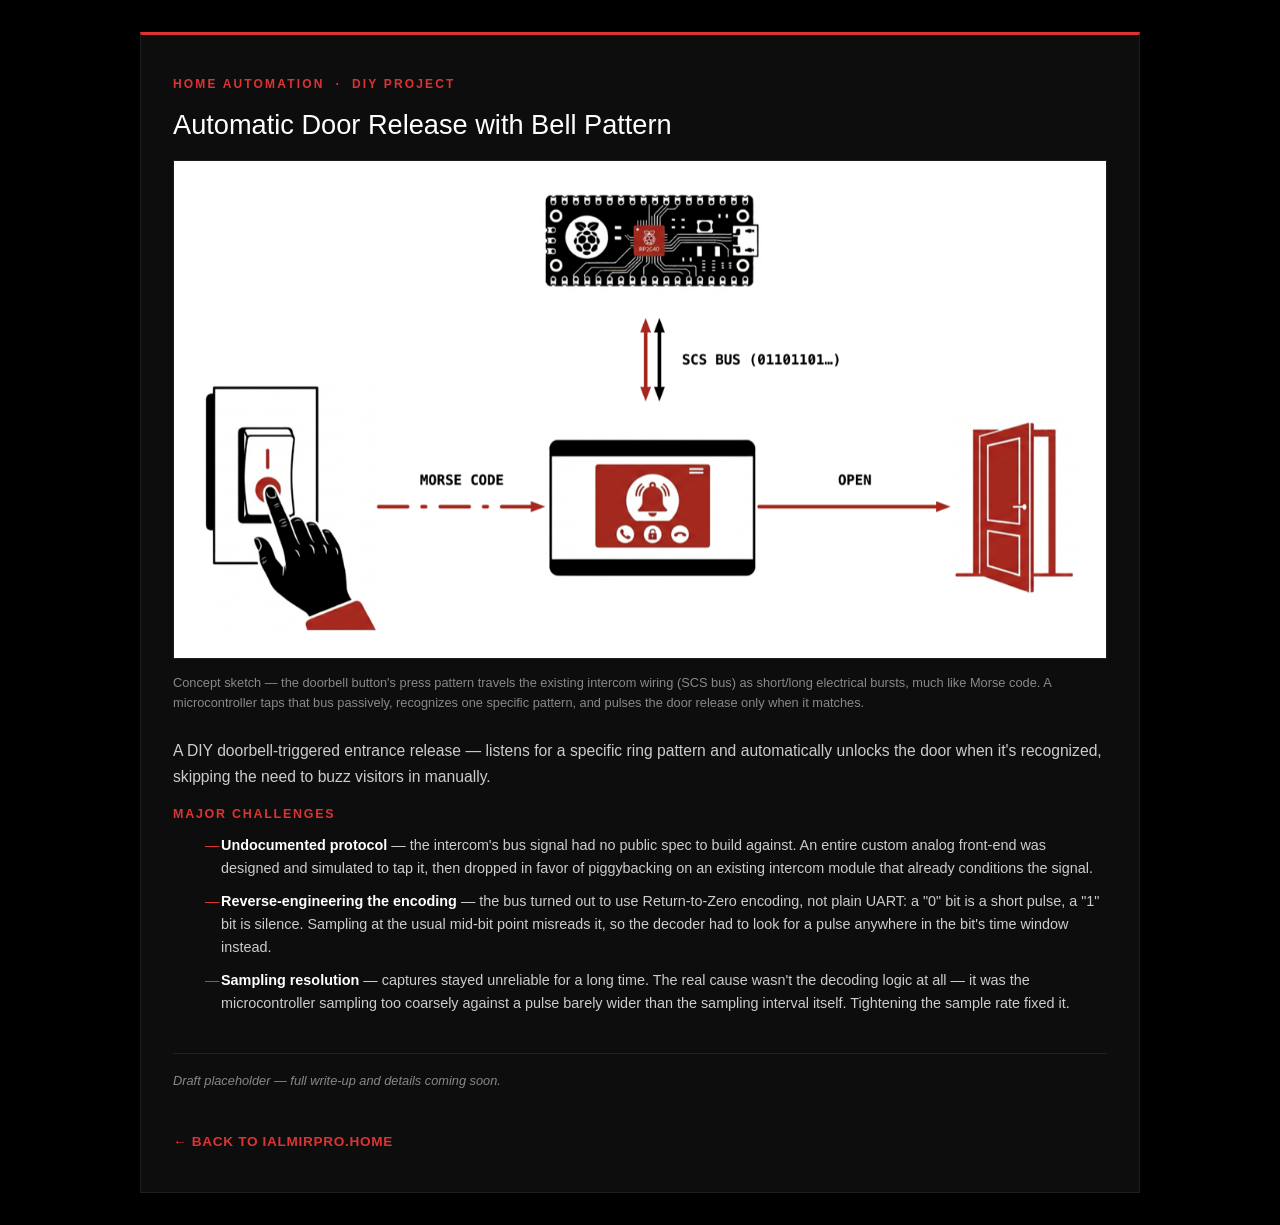
<file: projects/automatic-door-bell-release.html>
<!DOCTYPE html>
<html lang="en">
<head>
<meta charset="UTF-8">
<meta name="viewport" content="width=device-width, initial-scale=1.0">
<title>Automatic Door Release with Bell Pattern — Almir Balihodžić</title>
<link rel="stylesheet" href="https://cdn.jsdelivr.net/npm/bootstrap@5.3.3/dist/css/bootstrap.min.css">
<style>
  :root { --red:#dd3333; --black:#000; --white:#fff; --muted:#888; }
  * { box-sizing:border-box; margin:0; padding:0; }
  body {
    background:var(--black); color:var(--white);
    font-family:-apple-system, BlinkMacSystemFont, 'Segoe UI', sans-serif;
    padding:32px;
  }
  .card {
    max-width:1000px; width:100%;
    background:#0d0d0d; border:1px solid #1e1e1e; border-top:3px solid var(--red);
    border-radius:0;
    padding:40px 32px;
  }
  .eyebrow {
    font-size:0.75rem; font-weight:700; letter-spacing:0.18em;
    text-transform:uppercase; color:var(--red); margin-bottom:14px; display:block;
  }
  h1 { color:var(--white); font-size:1.7rem; margin-bottom:18px; line-height:1.3; }
  p { color:#ccc; line-height:1.7; margin-bottom:16px; font-size:0.98rem; }
  .draft-note {
    font-size:0.8rem; color:var(--muted); border-top:1px solid #222;
    padding-top:16px; margin-top:8px; font-style:italic;
  }
  a.back {
    display:inline-block; margin-top:24px; color:var(--red);
    text-decoration:none; font-size:0.85rem; font-weight:700;
    letter-spacing:0.05em; text-transform:uppercase;
  }
  a.back:hover { opacity:0.8; }
  .concept-img {
    width:100%; height:auto; display:block;
    background:#fff; border:1px solid #1e1e1e; margin-bottom:20px;
  }
  .caption {
    font-size:0.8rem; color:var(--muted); line-height:1.6;
    margin-top:-6px; margin-bottom:24px;
  }
  h2.section-sub {
    font-size:0.78rem; font-weight:700; text-transform:uppercase;
    letter-spacing:0.14em; color:var(--red); margin-bottom:12px;
  }
  .challenges { list-style:none; margin-bottom:20px; }
  .challenges li {
    color:#ccc; line-height:1.6; font-size:0.9rem;
    padding-left:16px; position:relative; margin-bottom:10px;
  }
  .challenges li::before {
    content:'\2014'; position:absolute; left:0; color:var(--red);
  }
  .challenges strong { color:#fff; }
</style>
</head>
<body class="d-flex align-items-center justify-content-center min-vh-100">
  <div class="card">
    <span class="eyebrow">Home Automation &nbsp;·&nbsp; DIY Project</span>
    <h1>Automatic Door Release with Bell Pattern</h1>
    <img class="concept-img" src="automatic-door-bell-release-idea.png" alt="Concept diagram: a microcontroller taps the intercom's SCS bus, reads the doorbell button's press pattern, and pulses the door release when it matches" width="1200" height="639">
    <p class="caption">Concept sketch — the doorbell button's press pattern travels the existing intercom wiring (SCS bus) as short/long electrical bursts, much like Morse code. A microcontroller taps that bus passively, recognizes one specific pattern, and pulses the door release only when it matches.</p>
    <p>A DIY doorbell-triggered entrance release — listens for a specific ring pattern and automatically unlocks the door when it's recognized, skipping the need to buzz visitors in manually.</p>
    <h2 class="section-sub">Major Challenges</h2>
    <ul class="challenges">
      <li><strong>Undocumented protocol</strong> — the intercom's bus signal had no public spec to build against. An entire custom analog front-end was designed and simulated to tap it, then dropped in favor of piggybacking on an existing intercom module that already conditions the signal.</li>
      <li><strong>Reverse-engineering the encoding</strong> — the bus turned out to use Return-to-Zero encoding, not plain UART: a "0" bit is a short pulse, a "1" bit is silence. Sampling at the usual mid-bit point misreads it, so the decoder had to look for a pulse anywhere in the bit's time window instead.</li>
      <li><strong>Sampling resolution</strong> — captures stayed unreliable for a long time. The real cause wasn't the decoding logic at all — it was the microcontroller sampling too coarsely against a pulse barely wider than the sampling interval itself. Tightening the sample rate fixed it.</li>
    </ul>
    <p class="draft-note">Draft placeholder — full write-up and details coming soon.</p>
    <a class="back" href="../index.html#projects">&larr; Back to iAlmirPro.Home</a>
  </div>
</body>
</html>
</file>
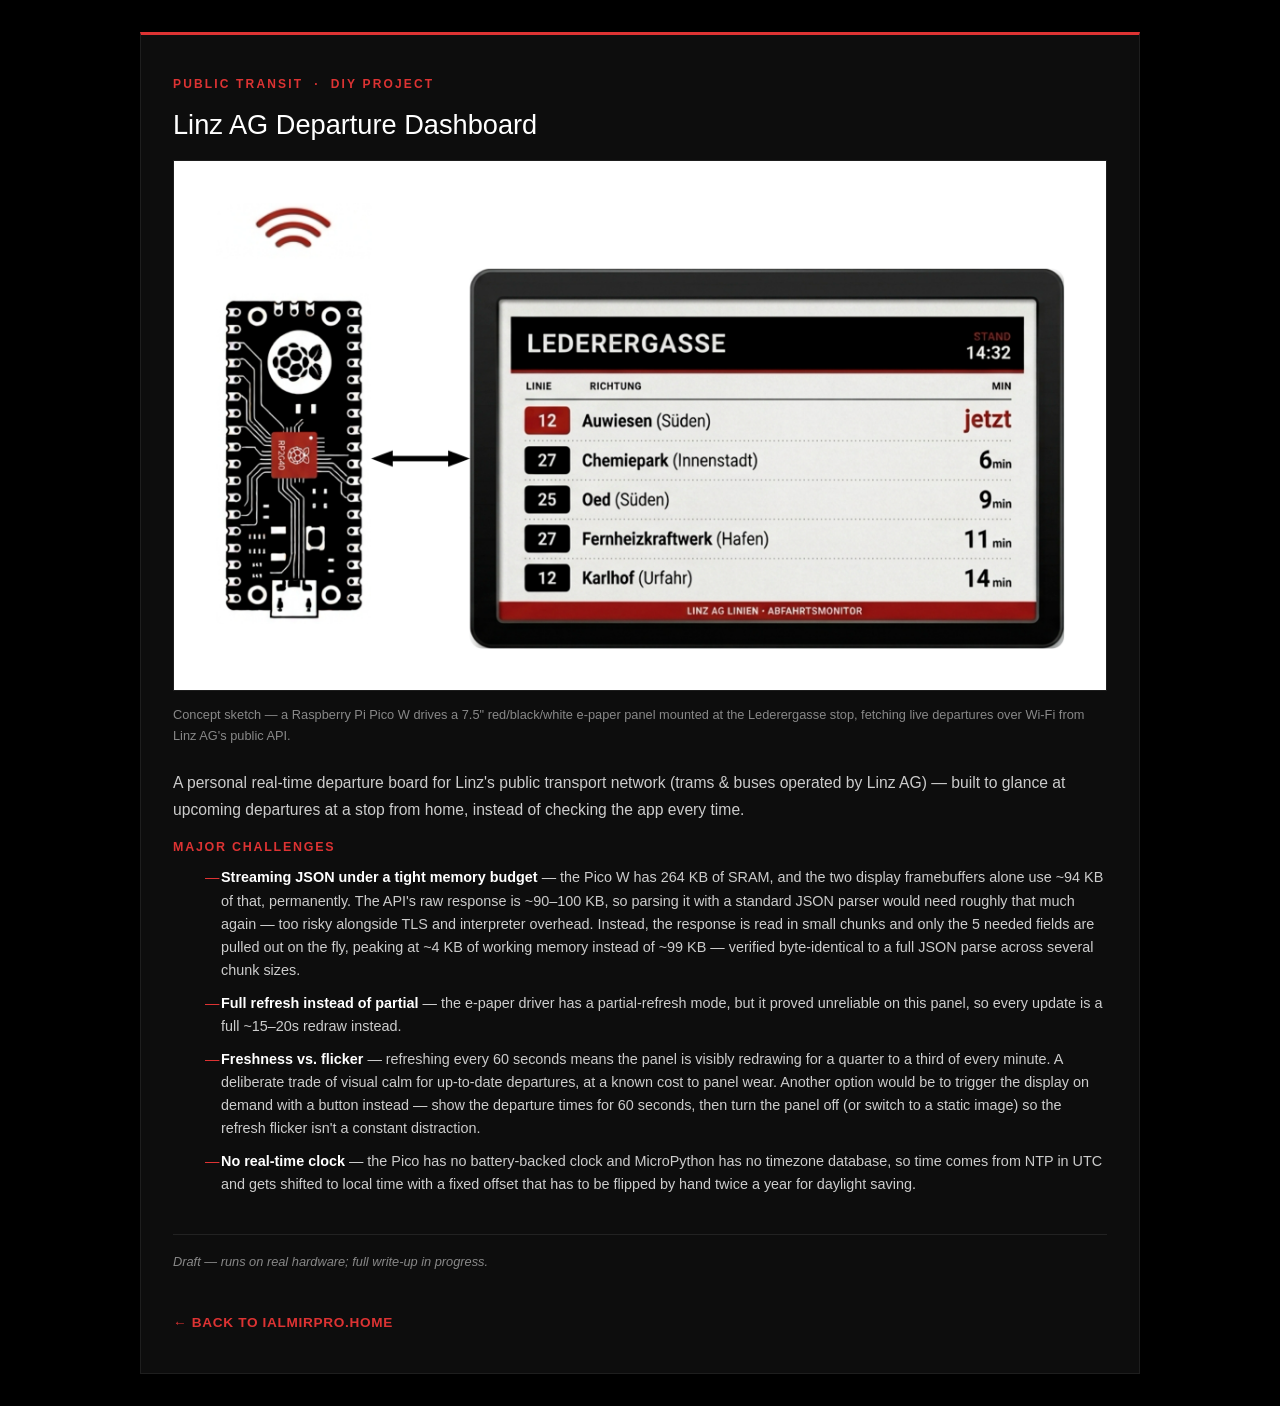
<file: projects/linz-ag-departure-dashboard.html>
<!DOCTYPE html>
<html lang="en">
<head>
<meta charset="UTF-8">
<meta name="viewport" content="width=device-width, initial-scale=1.0">
<title>Linz AG Departure Dashboard — Almir Balihodžić</title>
<link rel="stylesheet" href="https://cdn.jsdelivr.net/npm/bootstrap@5.3.3/dist/css/bootstrap.min.css">
<style>
  :root { --red:#dd3333; --black:#000; --white:#fff; --muted:#888; }
  * { box-sizing:border-box; margin:0; padding:0; }
  body {
    background:var(--black); color:var(--white);
    font-family:-apple-system, BlinkMacSystemFont, 'Segoe UI', sans-serif;
    padding:32px;
  }
  .card {
    max-width:1000px; width:100%;
    background:#0d0d0d; border:1px solid #1e1e1e; border-top:3px solid var(--red);
    border-radius:0;
    padding:40px 32px;
  }
  .eyebrow {
    font-size:0.75rem; font-weight:700; letter-spacing:0.18em;
    text-transform:uppercase; color:var(--red); margin-bottom:14px; display:block;
  }
  h1 { color:var(--white); font-size:1.7rem; margin-bottom:18px; line-height:1.3; }
  p { color:#ccc; line-height:1.7; margin-bottom:16px; font-size:0.98rem; }
  .draft-note {
    font-size:0.8rem; color:var(--muted); border-top:1px solid #222;
    padding-top:16px; margin-top:8px; font-style:italic;
  }
  a.back {
    display:inline-block; margin-top:24px; color:var(--red);
    text-decoration:none; font-size:0.85rem; font-weight:700;
    letter-spacing:0.05em; text-transform:uppercase;
  }
  a.back:hover { opacity:0.8; }
  .concept-img {
    width:100%; height:auto; display:block;
    background:#fff; border:1px solid #1e1e1e; margin-bottom:20px;
  }
  .caption {
    font-size:0.8rem; color:var(--muted); line-height:1.6;
    margin-top:-6px; margin-bottom:24px;
  }
  h2.section-sub {
    font-size:0.78rem; font-weight:700; text-transform:uppercase;
    letter-spacing:0.14em; color:var(--red); margin-bottom:12px;
  }
  .challenges { list-style:none; margin-bottom:20px; }
  .challenges li {
    color:#ccc; line-height:1.6; font-size:0.9rem;
    padding-left:16px; position:relative; margin-bottom:10px;
  }
  .challenges li::before {
    content:'\2014'; position:absolute; left:0; color:var(--red);
  }
  .challenges strong { color:#fff; }
</style>
</head>
<body class="d-flex align-items-center justify-content-center min-vh-100">
  <div class="card">
    <span class="eyebrow">Public Transit &nbsp;·&nbsp; DIY Project</span>
    <h1>Linz AG Departure Dashboard</h1>
    <img class="concept-img" src="linz-ag-departure-dashboard.png" alt="A Raspberry Pi Pico W driving a 7.5-inch red/black/white e-paper display, showing live departures for the Lederergasse stop with line, direction, and minutes-until-departure columns" width="2000" height="1135">
    <p class="caption">Concept sketch — a Raspberry Pi Pico W drives a 7.5" red/black/white e-paper panel mounted at the Lederergasse stop, fetching live departures over Wi-Fi from Linz AG's public API.</p>
    <p>A personal real-time departure board for Linz's public transport network (trams &amp; buses operated by Linz AG) — built to glance at upcoming departures at a stop from home, instead of checking the app every time.</p>
    <h2 class="section-sub">Major Challenges</h2>
    <ul class="challenges">
      <li><strong>Streaming JSON under a tight memory budget</strong> — the Pico W has 264&nbsp;KB of SRAM, and the two display framebuffers alone use ~94&nbsp;KB of that, permanently. The API's raw response is ~90&ndash;100&nbsp;KB, so parsing it with a standard JSON parser would need roughly that much again — too risky alongside TLS and interpreter overhead. Instead, the response is read in small chunks and only the 5 needed fields are pulled out on the fly, peaking at ~4&nbsp;KB of working memory instead of ~99&nbsp;KB — verified byte-identical to a full JSON parse across several chunk sizes.</li>
      <li><strong>Full refresh instead of partial</strong> — the e-paper driver has a partial-refresh mode, but it proved unreliable on this panel, so every update is a full ~15&ndash;20s redraw instead.</li>
      <li><strong>Freshness vs. flicker</strong> — refreshing every 60 seconds means the panel is visibly redrawing for a quarter to a third of every minute. A deliberate trade of visual calm for up-to-date departures, at a known cost to panel wear. Another option would be to trigger the display on demand with a button instead — show the departure times for 60 seconds, then turn the panel off (or switch to a static image) so the refresh flicker isn't a constant distraction.</li>
      <li><strong>No real-time clock</strong> — the Pico has no battery-backed clock and MicroPython has no timezone database, so time comes from NTP in UTC and gets shifted to local time with a fixed offset that has to be flipped by hand twice a year for daylight saving.</li>
    </ul>
    <p class="draft-note">Draft — runs on real hardware; full write-up in progress.</p>
    <a class="back" href="../index.html#projects">&larr; Back to iAlmirPro.Home</a>
  </div>
</body>
</html>
</file>
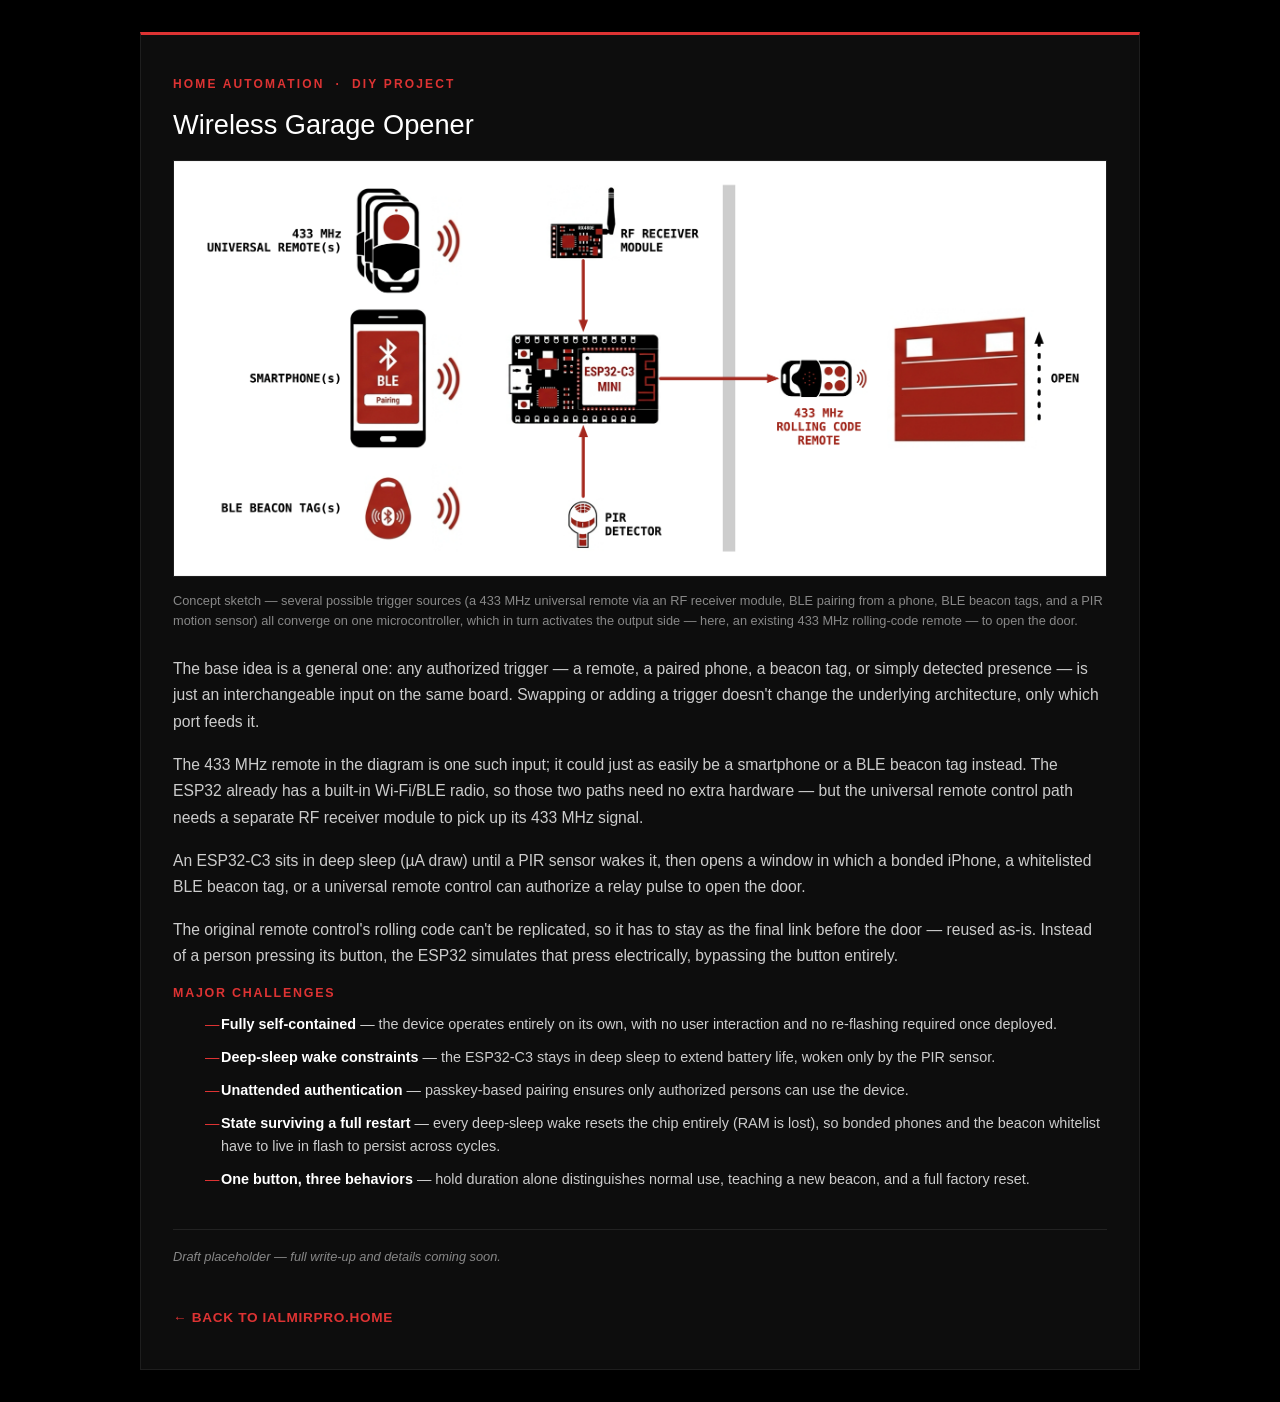
<file: projects/wireless-garage-opener.html>
<!DOCTYPE html>
<html lang="en">
<head>
<meta charset="UTF-8">
<meta name="viewport" content="width=device-width, initial-scale=1.0">
<title>Wireless Garage Opener — Almir Balihodžić</title>
<link rel="stylesheet" href="https://cdn.jsdelivr.net/npm/bootstrap@5.3.3/dist/css/bootstrap.min.css">
<style>
  :root { --red:#dd3333; --black:#000; --white:#fff; --muted:#888; }
  * { box-sizing:border-box; margin:0; padding:0; }
  body {
    background:var(--black); color:var(--white);
    font-family:-apple-system, BlinkMacSystemFont, 'Segoe UI', sans-serif;
    padding:32px;
  }
  .card {
    max-width:1000px; width:100%;
    background:#0d0d0d; border:1px solid #1e1e1e; border-top:3px solid var(--red);
    border-radius:0;
    padding:40px 32px;
  }
  .eyebrow {
    font-size:0.75rem; font-weight:700; letter-spacing:0.18em;
    text-transform:uppercase; color:var(--red); margin-bottom:14px; display:block;
  }
  h1 { color:var(--white); font-size:1.7rem; margin-bottom:18px; line-height:1.3; }
  p { color:#ccc; line-height:1.7; margin-bottom:16px; font-size:0.98rem; }
  .draft-note {
    font-size:0.8rem; color:var(--muted); border-top:1px solid #222;
    padding-top:16px; margin-top:8px; font-style:italic;
  }
  a.back {
    display:inline-block; margin-top:24px; color:var(--red);
    text-decoration:none; font-size:0.85rem; font-weight:700;
    letter-spacing:0.05em; text-transform:uppercase;
  }
  a.back:hover { opacity:0.8; }
  .concept-img {
    width:100%; height:auto; display:block;
    background:#fff; border:1px solid #1e1e1e; margin-bottom:20px;
  }
  .caption {
    font-size:0.8rem; color:var(--muted); line-height:1.6;
    margin-top:-6px; margin-bottom:24px;
  }
  h2.section-sub {
    font-size:0.78rem; font-weight:700; text-transform:uppercase;
    letter-spacing:0.14em; color:var(--red); margin-bottom:12px;
  }
  .challenges { list-style:none; margin-bottom:20px; }
  .challenges li {
    color:#ccc; line-height:1.6; font-size:0.9rem;
    padding-left:16px; position:relative; margin-bottom:10px;
  }
  .challenges li::before {
    content:'\2014'; position:absolute; left:0; color:var(--red);
  }
  .challenges strong { color:#fff; }
</style>
</head>
<body class="d-flex align-items-center justify-content-center min-vh-100">
  <div class="card">
    <span class="eyebrow">Home Automation &nbsp;·&nbsp; DIY Project</span>
    <h1>Wireless Garage Opener</h1>
    <img class="concept-img" src="wireless-garage-opener.png" alt="Concept diagram: 433 MHz remotes, phone BLE pairing, BLE beacon tags, and a PIR motion sensor all feed into an ESP32-C3 Mini, which triggers a 433 MHz rolling-code remote to open the garage door" width="2000" height="889">
    <p class="caption">Concept sketch — several possible trigger sources (a 433 MHz universal remote via an RF receiver module, BLE pairing from a phone, BLE beacon tags, and a PIR motion sensor) all converge on one microcontroller, which in turn activates the output side — here, an existing 433 MHz rolling-code remote — to open the door.</p>
    <p>The base idea is a general one: any authorized trigger — a remote, a paired phone, a beacon tag, or simply detected presence — is just an interchangeable input on the same board. Swapping or adding a trigger doesn't change the underlying architecture, only which port feeds it.</p>
    <p>The 433 MHz remote in the diagram is one such input; it could just as easily be a smartphone or a BLE beacon tag instead. The ESP32 already has a built-in Wi-Fi/BLE radio, so those two paths need no extra hardware — but the universal remote control path needs a separate RF receiver module to pick up its 433 MHz signal.</p>
    <p>An ESP32-C3 sits in deep sleep (µA draw) until a PIR sensor wakes it, then opens a window in which a bonded iPhone, a whitelisted BLE beacon tag, or a universal remote control can authorize a relay pulse to open the door.</p>
    <p>The original remote control's rolling code can't be replicated, so it has to stay as the final link before the door — reused as-is. Instead of a person pressing its button, the ESP32 simulates that press electrically, bypassing the button entirely.</p>
    <h2 class="section-sub">Major Challenges</h2>
    <ul class="challenges">
      <li><strong>Fully self-contained</strong> — the device operates entirely on its own, with no user interaction and no re-flashing required once deployed.</li>
      <li><strong>Deep-sleep wake constraints</strong> — the ESP32-C3 stays in deep sleep to extend battery life, woken only by the PIR sensor.</li>
      <li><strong>Unattended authentication</strong> — passkey-based pairing ensures only authorized persons can use the device.</li>
      <li><strong>State surviving a full restart</strong> — every deep-sleep wake resets the chip entirely (RAM is lost), so bonded phones and the beacon whitelist have to live in flash to persist across cycles.</li>
      <li><strong>One button, three behaviors</strong> — hold duration alone distinguishes normal use, teaching a new beacon, and a full factory reset.</li>
    </ul>
    <p class="draft-note">Draft placeholder — full write-up and details coming soon.</p>
    <a class="back" href="../index.html#projects">&larr; Back to iAlmirPro.Home</a>
  </div>
</body>
</html>
</file>
<file: style.css>
/* ================================================
   RESET & BASE
   ================================================ */
*, *::before, *::after {
  box-sizing: border-box;
  margin: 0;
  padding: 0;
}

:root {
  --red:   #dd3333;
  --black: #000000;
  --white: #ffffff;
  --gray:  #f4f4f4;
  --text:  #111111;
  --muted: #555555;
  --nav-h: 56px;
}

html {
  scroll-behavior: smooth;
}

body {
  font-family: 'Source Sans Pro', sans-serif;
  font-weight: 300;
  font-size: 17px;
  line-height: 1.7;
  color: var(--text);
  background: var(--white);
}

img {
  display: block;
  max-width: 100%;
}

a {
  color: var(--red);
  text-decoration: none;
}

a:hover {
  text-decoration: underline;
}

/* ================================================
   UTILITIES
   ================================================ */
.container {
  max-width: 1000px;
  padding-left: 24px;
  padding-right: 24px;
}

.text-center { text-align: center; }

.red { color: var(--red); }

section {
  padding: 80px 0;
}

.section-alt {
  background: var(--gray);
}

.section-red {
  background: var(--red);
  color: var(--white);
}

/* ================================================
   SECTION TITLES
   ================================================ */
.section-title {
  font-size: 1.8rem;
  font-weight: 700;
  letter-spacing: 0.08em;
  text-transform: uppercase;
  margin-bottom: 48px;
  position: relative;
}

.section-title::after {
  content: '';
  display: block;
  width: 48px;
  height: 3px;
  background: var(--red);
  margin-top: 8px;
}

.section-red .section-title { color: var(--white); }
.section-red .section-title::after { background: var(--white); }
.text-center .section-title::after { margin: 8px auto 0; }

/* ================================================
   NAVIGATION
   ================================================ */
#navbar.navbar {
  background: var(--black);
  border-bottom: 2px solid var(--red);
  height: var(--nav-h);
  padding-top: 0;
  padding-bottom: 0;
}

#navbar .navbar-brand {
  font-size: 1.1rem;
  font-weight: 700;
  color: var(--white);
  letter-spacing: 0.15em;
  transition: color 0.2s;
}

#navbar .navbar-brand:hover {
  color: var(--red);
}

#navbar .navbar-nav {
  gap: 32px;
}

#navbar .nav-link {
  padding: 0;
  color: var(--white);
  font-size: 0.8rem;
  font-weight: 600;
  letter-spacing: 0.14em;
  text-transform: uppercase;
  transition: color 0.2s;
}

#navbar .nav-link:hover {
  color: var(--red);
}

#navbar .navbar-toggler {
  padding: 0;
  border: none;
  background: none;
  color: var(--white);
  font-size: 1.3rem;
  box-shadow: none;
}

@media (max-width: 767.98px) {

  #navLinks.navbar-collapse {
    position: absolute;
    top: var(--nav-h);
    left: 0;
    right: 0;
    background: var(--black);
    border-bottom: 2px solid var(--red);
    padding: 8px 0;
  }

  #navbar .navbar-nav {
    gap: 0;
  }

  #navbar .nav-link {
    display: block;
    padding: 12px 24px;
  }

}

/* ================================================
   HERO
   ================================================ */
#hero {
  background: var(--black);
  padding: var(--nav-h) 24px 0;
}

.hero-eyebrow {
  font-size: 0.75rem;
  font-weight: 600;
  letter-spacing: 0.22em;
  text-transform: uppercase;
  color: var(--red);
}

#hero h1 {
  font-size: clamp(3rem, 8vw, 6rem);
  font-weight: 200;
  color: var(--white);
  line-height: 1.1;
}

#hero h1 .red {
  font-weight: 700;
}

.hero-quote {
  max-width: 500px;
  font-size: 1rem;
  font-weight: 300;
  color: #999999;
  font-style: italic;
  line-height: 1.6;
}

.hero-quote em {
  font-style: normal;
  font-weight: 600;
  color: #666666;
  display: block;
  margin-top: 6px;
  font-size: 0.85rem;
  letter-spacing: 0.05em;
}

.hero-icons a {
  color: var(--white);
  font-size: 1.8rem;
  transition: color 0.2s, transform 0.2s;
  text-decoration: none;
}

.hero-icons a:hover {
  color: var(--red);
  transform: translateY(-3px);
  text-decoration: none;
}

.scroll-down {
  position: absolute;
  bottom: 32px;
  color: #444444;
  font-size: 1.2rem;
  animation: bounce 2s infinite;
  text-decoration: none;
}

.scroll-down:hover {
  color: var(--red);
  text-decoration: none;
}

@keyframes bounce {
  0%, 100% { transform: translateY(0); }
  50%       { transform: translateY(8px); }
}

/* ================================================
   ABOUT
   ================================================ */
.about-photo {
  max-width: calc(210px + var(--bs-gutter-x, 3rem));
}

.about-photo img {
  width: 100%;
  border-radius: 2px;
  border-left: 4px solid var(--red);
  filter: grayscale(15%);
}

.about-text p {
  margin-bottom: 14px;
}

@media (max-width: 767.98px) {
  .about-photo {
    max-width: calc(180px + var(--bs-gutter-x, 3rem));
  }
}

.about-meta {
  display: flex;
  flex-wrap: wrap;
  gap: 14px;
  margin-top: 24px;
  padding-top: 20px;
  border-top: 1px solid #e0e0e0;
  font-size: 0.83rem;
  font-weight: 600;
  color: var(--muted);
  letter-spacing: 0.03em;
}

.about-meta i {
  color: var(--red);
}

/* ================================================
   TIMELINE
   ================================================ */
.timeline {
  position: relative;
  padding-left: 32px;
}

.timeline::before {
  content: '';
  position: absolute;
  left: 0;
  top: 8px;
  bottom: 0;
  width: 2px;
  background: var(--red);
}

.timeline-item {
  position: relative;
  padding-bottom: 40px;
}

.timeline-item:last-child { padding-bottom: 0; }

.timeline-item::before {
  content: '';
  position: absolute;
  left: -37px;
  top: 8px;
  width: 12px;
  height: 12px;
  border-radius: 50%;
  background: var(--red);
  border: 2px solid var(--gray);
}

.timeline-date {
  font-size: 0.75rem;
  font-weight: 700;
  letter-spacing: 0.12em;
  text-transform: uppercase;
  color: var(--red);
  margin-bottom: 4px;
}

.timeline-body h3 {
  font-size: 1.1rem;
  font-weight: 700;
  color: var(--black);
  margin-bottom: 2px;
}

.timeline-org {
  font-size: 0.85rem;
  font-weight: 600;
  color: var(--muted);
  margin-bottom: 8px;
}

.timeline-org i {
  color: var(--red);
  margin-right: 4px;
}

.timeline-body p:last-child {
  font-size: 0.93rem;
  color: var(--text);
}

/* ================================================
   SKILLS
   ================================================ */
.skills-grid.row {
  --bs-gutter-x: 20px;
  --bs-gutter-y: 20px;
}

.skill-card {
  border: 1px solid #e4e4e4;
  border-top: 3px solid var(--red);
  border-radius: 0;
  padding: 22px 18px;
  background: var(--white);
  transition: box-shadow 0.2s, transform 0.2s;
}

.skill-card:hover {
  box-shadow: 0 6px 20px rgba(0,0,0,0.09);
  transform: translateY(-3px);
}

.skill-icon {
  font-size: 1.5rem;
  color: var(--red);
  margin-bottom: 10px;
}

.skill-card h3 {
  font-size: 0.82rem;
  font-weight: 700;
  text-transform: uppercase;
  letter-spacing: 0.07em;
  color: var(--black);
  margin-bottom: 8px;
}

.skill-card p {
  font-size: 0.83rem;
  color: var(--muted);
  line-height: 1.55;
  max-width: none;
}

/* ================================================
   EDUCATION & CERTIFICATIONS
   ================================================ */
.cert-grid.row {
  --bs-gutter-x: 14px;
  --bs-gutter-y: 14px;
}

.cert-item {
  display: flex;
  align-items: flex-start;
  gap: 16px;
  padding: 16px 18px;
  background: var(--white);
  border: 1px solid #e4e4e4;
  border-left: 3px solid var(--red);
  color: inherit;
  text-decoration: none;
  transition: box-shadow 0.2s, transform 0.2s;
}

a.cert-item:hover {
  box-shadow: 0 6px 20px rgba(0,0,0,0.09);
  transform: translateY(-2px);
  text-decoration: none;
}

.cert-icon {
  flex-shrink: 0;
  width: 28px;
  font-size: 1.4rem;
  line-height: 1.3;
  text-align: center;
  color: var(--red);
}

.cert-item h3 {
  font-size: 0.88rem;
  font-weight: 700;
  color: var(--black);
  margin-bottom: 2px;
}

.cert-item p {
  font-size: 0.8rem;
  color: var(--muted);
  line-height: 1.5;
  margin-bottom: 0;
}

.cert-link {
  font-weight: 700;
  color: var(--red);
}

/* Anthropic Academy badge wall: compact pills */
.cert-group {
  margin-top: 26px;
}

.container > .cert-group:first-of-type {
  margin-top: 0;
}

.cert-group-title {
  font-size: 0.78rem;
  font-weight: 700;
  letter-spacing: 0.14em;
  text-transform: uppercase;
  color: var(--red);
  margin-bottom: 24px;
}

.cert-group-date {
  font-size: 0.75rem;
  color: var(--muted);
  margin-top: -26px;
  margin-bottom: 24px;
}

.cert-badges {
  display: flex;
  flex-wrap: wrap;
  gap: 8px;
}

.cert-chip {
  display: inline-flex;
  align-items: center;
  gap: 6px;
  padding: 4px 14px 4px 4px;
  background: var(--white);
  border: 1px solid #e4e4e4;
  border-radius: 999px;
  font-size: 0.78rem;
  font-weight: 600;
  line-height: 1.2;
  color: var(--black);
  text-decoration: none;
  transition: border-color 0.2s, box-shadow 0.2s, transform 0.2s;
}

.cert-chip-meta {
  font-size: 0.72rem;
  font-weight: 400;
  color: var(--muted);
}

.cert-chip-meta::before {
  content: '\00b7';
  margin-right: 6px;
}

.cert-chip-static,
.cert-chip-static:hover {
  border-color: #e4e4e4;
  box-shadow: none;
  transform: none;
  cursor: default;
}

.cert-link-text {
  text-decoration: underline;
  text-decoration-thickness: 1px;
  text-underline-offset: 3px;
}

.cert-chip:hover .cert-link-text {
  text-decoration-thickness: 2px;
}

.cert-chip .cert-link {
  flex-shrink: 0;
  font-size: 0.72rem;
  white-space: nowrap;
}

.cert-chip .cert-link::before {
  content: '\00b7';
  margin-right: 6px;
  font-weight: 400;
  color: var(--muted);
}

.cert-chip:hover {
  border-color: var(--red);
  box-shadow: 0 4px 14px rgba(0,0,0,0.10);
  transform: translateY(-2px);
  text-decoration: none;
}

.cert-chip-text {
  display: inline-flex;
  align-items: center;
  gap: 6px;
}

.cert-chip-icon {
  display: flex;
  align-items: center;
  justify-content: center;
  flex-shrink: 0;
  width: 26px;
  height: 26px;
  border-radius: 50%;
  background: var(--red);
  color: var(--white);
  font-size: 0.7rem;
}

/* ================================================
   INTERESTS
   ================================================ */
.interests-grid.row {
  --bs-gutter-x: 32px;
  --bs-gutter-y: 32px;
}

.interest-item i {
  font-size: 2.2rem;
  margin-bottom: 14px;
  opacity: 0.9;
}

.interest-item h3 {
  font-size: 0.9rem;
  font-weight: 700;
  text-transform: uppercase;
  letter-spacing: 0.08em;
  margin-bottom: 8px;
}

.interest-item p {
  font-size: 0.85rem;
  opacity: 0.85;
  line-height: 1.5;
  max-width: none;
}

/* ================================================
   COUNTRY DASHBOARDS
   ================================================ */
.section-dark {
  background: var(--black);
  color: var(--white);
}

.section-dark .section-title {
  color: var(--white);
}

.section-dark .section-title::after {
  background: var(--red);
}

.dashboards-intro {
  color: #555;
  font-size: 0.88rem;
  font-weight: 400;
  letter-spacing: 0.03em;
  margin-top: -32px;
  margin-bottom: 40px;
}

/* ================================================
   TRAVEL GALLERY
   ================================================ */
.gallery-grid.row {
  --bs-gutter-x: 14px;
  --bs-gutter-y: 14px;
}

.travel-tile {
  position: relative;
  aspect-ratio: 4 / 3;
  overflow: hidden;
  cursor: pointer;
  background: var(--tint, #333);
}

.travel-tile img {
  width: 100%;
  height: 100%;
  object-fit: cover;
  transition: transform 0.4s ease;
}

.travel-tile:hover img,
.travel-tile.active img,
.travel-tile:focus img,
.travel-tile:focus-within img {
  transform: scale(1.08);
}

.travel-caption {
  position: absolute;
  left: 0;
  right: 0;
  bottom: 0;
  padding: 16px;
  background: linear-gradient(to top, rgba(0,0,0,0.92), rgba(0,0,0,0.55) 60%, rgba(0,0,0,0));
  transform: translateY(100%);
  opacity: 0;
  transition: transform 0.35s ease, opacity 0.3s ease;
}

.travel-tile:hover .travel-caption,
.travel-tile.active .travel-caption,
.travel-tile:focus .travel-caption,
.travel-tile:focus-within .travel-caption {
  transform: translateY(0);
  opacity: 1;
}

.travel-location {
  font-size: 0.85rem;
  font-weight: 700;
  letter-spacing: 0.05em;
  text-transform: uppercase;
  color: #ffffff;
  margin-bottom: 4px;
}

.travel-story {
  font-size: 0.82rem;
  color: #ccc;
  line-height: 1.5;
  margin-bottom: 0;
}

.dashboards-grid.row {
  --bs-gutter-x: 14px;
  --bs-gutter-y: 14px;
}

.dash-card {
  background: #0d0d0d;
  border: 1px solid #1e1e1e;
  border-top: 3px solid var(--accent, #dd3333);
  border-radius: 0;
  padding: 28px 20px 22px;
  text-decoration: none;
  transition: transform 0.2s, box-shadow 0.2s, border-color 0.2s;
  cursor: pointer;
}

.dash-card:hover {
  transform: translateY(-5px);
  box-shadow: 0 12px 36px rgba(0,0,0,0.6);
  border-color: var(--accent, #dd3333);
  text-decoration: none;
}

.dash-flag {
  font-size: 2.4rem;
  line-height: 1;
  margin-bottom: 16px;
  color: var(--white);
}

.dash-name {
  font-size: 0.92rem;
  font-weight: 700;
  color: #ffffff;
  letter-spacing: 0.04em;
  margin-bottom: 4px;
}

.dash-region {
  font-size: 0.68rem;
  font-weight: 600;
  letter-spacing: 0.14em;
  text-transform: uppercase;
  color: #444;
  flex: 1;
  margin-bottom: 20px;
}

.dash-open {
  font-size: 0.7rem;
  font-weight: 700;
  letter-spacing: 0.1em;
  text-transform: uppercase;
  color: var(--accent, #dd3333);
  transition: opacity 0.2s;
}

.dash-card:hover .dash-open {
  opacity: 0.8;
}

.projects-grid.row {
  --bs-gutter-x: 14px;
  --bs-gutter-y: 14px;
}

.dash-card.teaser {
  border: 1px dashed #333;
  cursor: default;
}

.dash-card.teaser:hover {
  transform: none;
  box-shadow: none;
  border-color: #333;
}

.dash-card.teaser .dash-flag,
.dash-card.teaser .dash-open {
  color: #555;
}

/* ================================================
   CONTACT / SIGNATURE
   ================================================ */
.contact-links a {
  display: inline-flex;
  align-items: center;
  gap: 8px;
  font-size: 0.85rem;
  font-weight: 700;
  letter-spacing: 0.1em;
  color: var(--black);
  text-transform: uppercase;
  text-decoration: none;
  padding: 12px 28px;
  border: 2px solid var(--black);
  transition: background 0.2s, color 0.2s, border-color 0.2s;
}

.contact-links a:hover {
  background: var(--red);
  border-color: var(--red);
  color: var(--white);
  text-decoration: none;
}

.contact-links a i {
  font-size: 1.1rem;
}

.signature-wrap {
  display: flex;
  justify-content: center;
  padding-top: 32px;
  border-top: 1px solid #e8e8e8;
}

.signature {
  max-width: 260px;
  width: 100%;
  mix-blend-mode: multiply;
  opacity: 0.8;
}

/* ================================================
   FOOTER
   ================================================ */
footer {
  background: var(--black);
  border-top: 2px solid var(--red);
  padding: 20px 24px;
  text-align: center;
  color: #666666;
  font-size: 0.78rem;
  letter-spacing: 0.07em;
}

/* ================================================
   RESPONSIVE — TABLET
   ================================================ */
@media (max-width: 800px) {

  section { padding: 60px 0; }

}

/* ================================================
   RESPONSIVE — MOBILE
   ================================================ */
@media (max-width: 480px) {

  .contact-links {
    flex-direction: column;
    align-items: center;
  }

  .about-meta {
    flex-direction: column;
    gap: 8px;
  }

  .hero-eyebrow {
    font-size: 0.65rem;
    letter-spacing: 0.12em;
  }

}

/* Certification pills on narrow screens: "Verify" follows the title as plain
   inline text; issuer/date of unlinked pills sits under the title */
@media (max-width: 767.98px) {
  .cert-chip {
    border-radius: 20px;
  }

  .cert-chip .cert-chip-text {
    display: block;
  }

  a.cert-chip .cert-link {
    display: inline;
    margin-left: 0;
  }

  /* non-breaking spaces keep the dot attached to the last word of the title */
  a.cert-chip .cert-link::before {
    content: '\00a0\00b7\00a0';
    margin-right: 0;
    font-weight: 400;
    color: var(--muted);
  }

  .cert-chip-static {
    padding-right: 16px;
  }

  .cert-chip-meta {
    display: block;
    white-space: nowrap;
  }

  .cert-chip-meta::before {
    content: none;
  }
}
</file>
